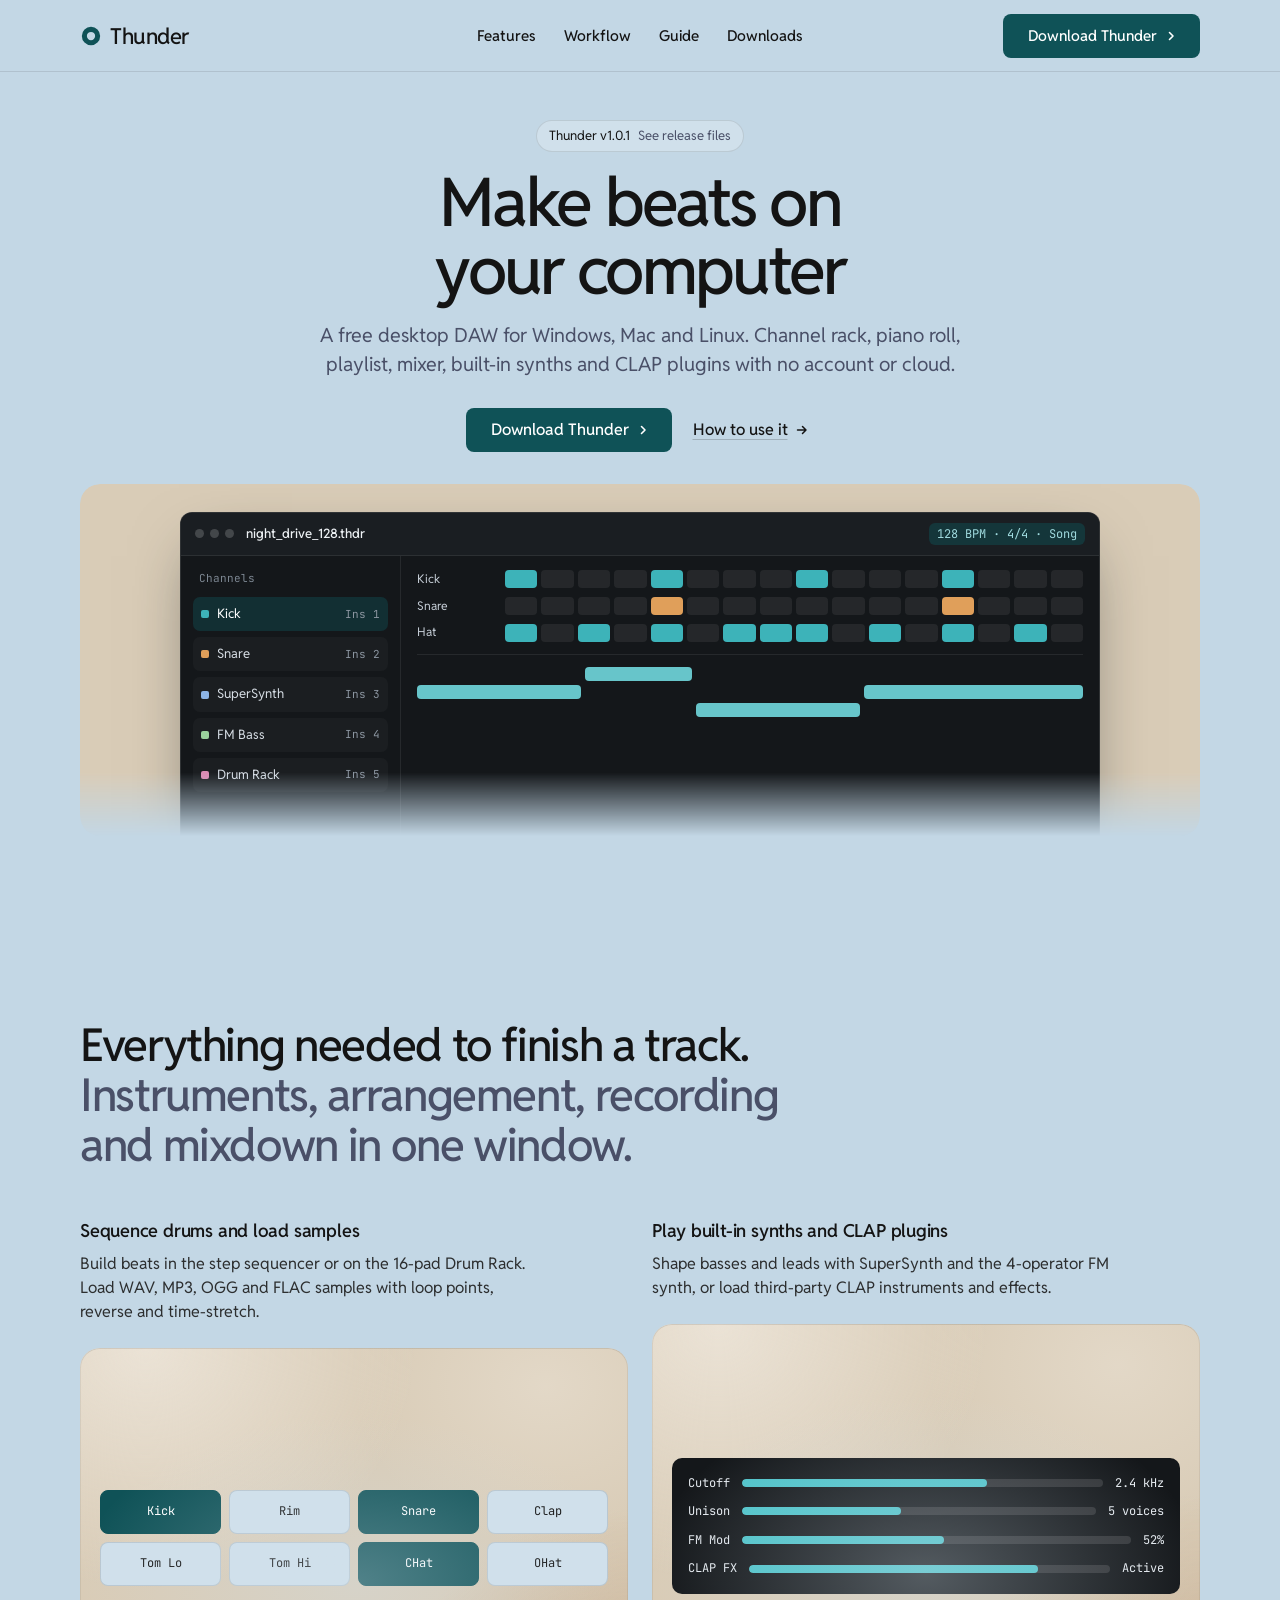
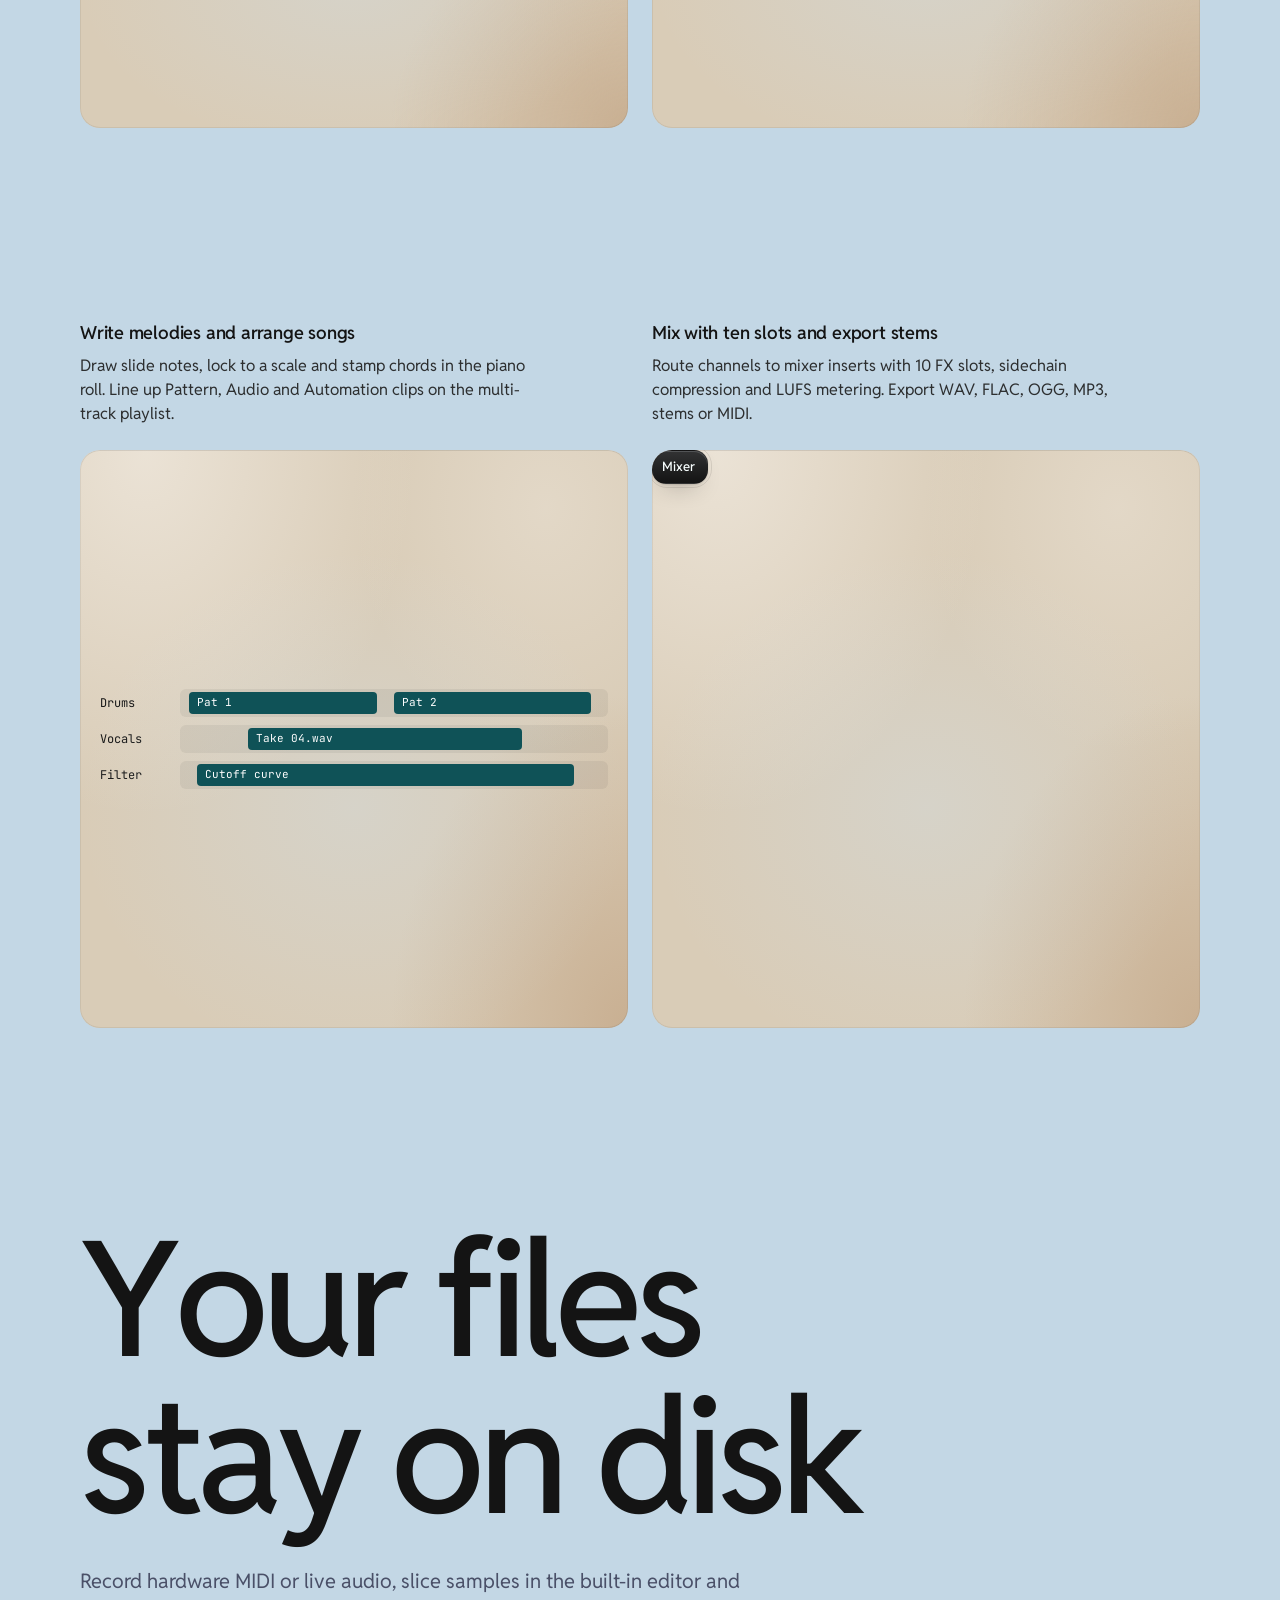
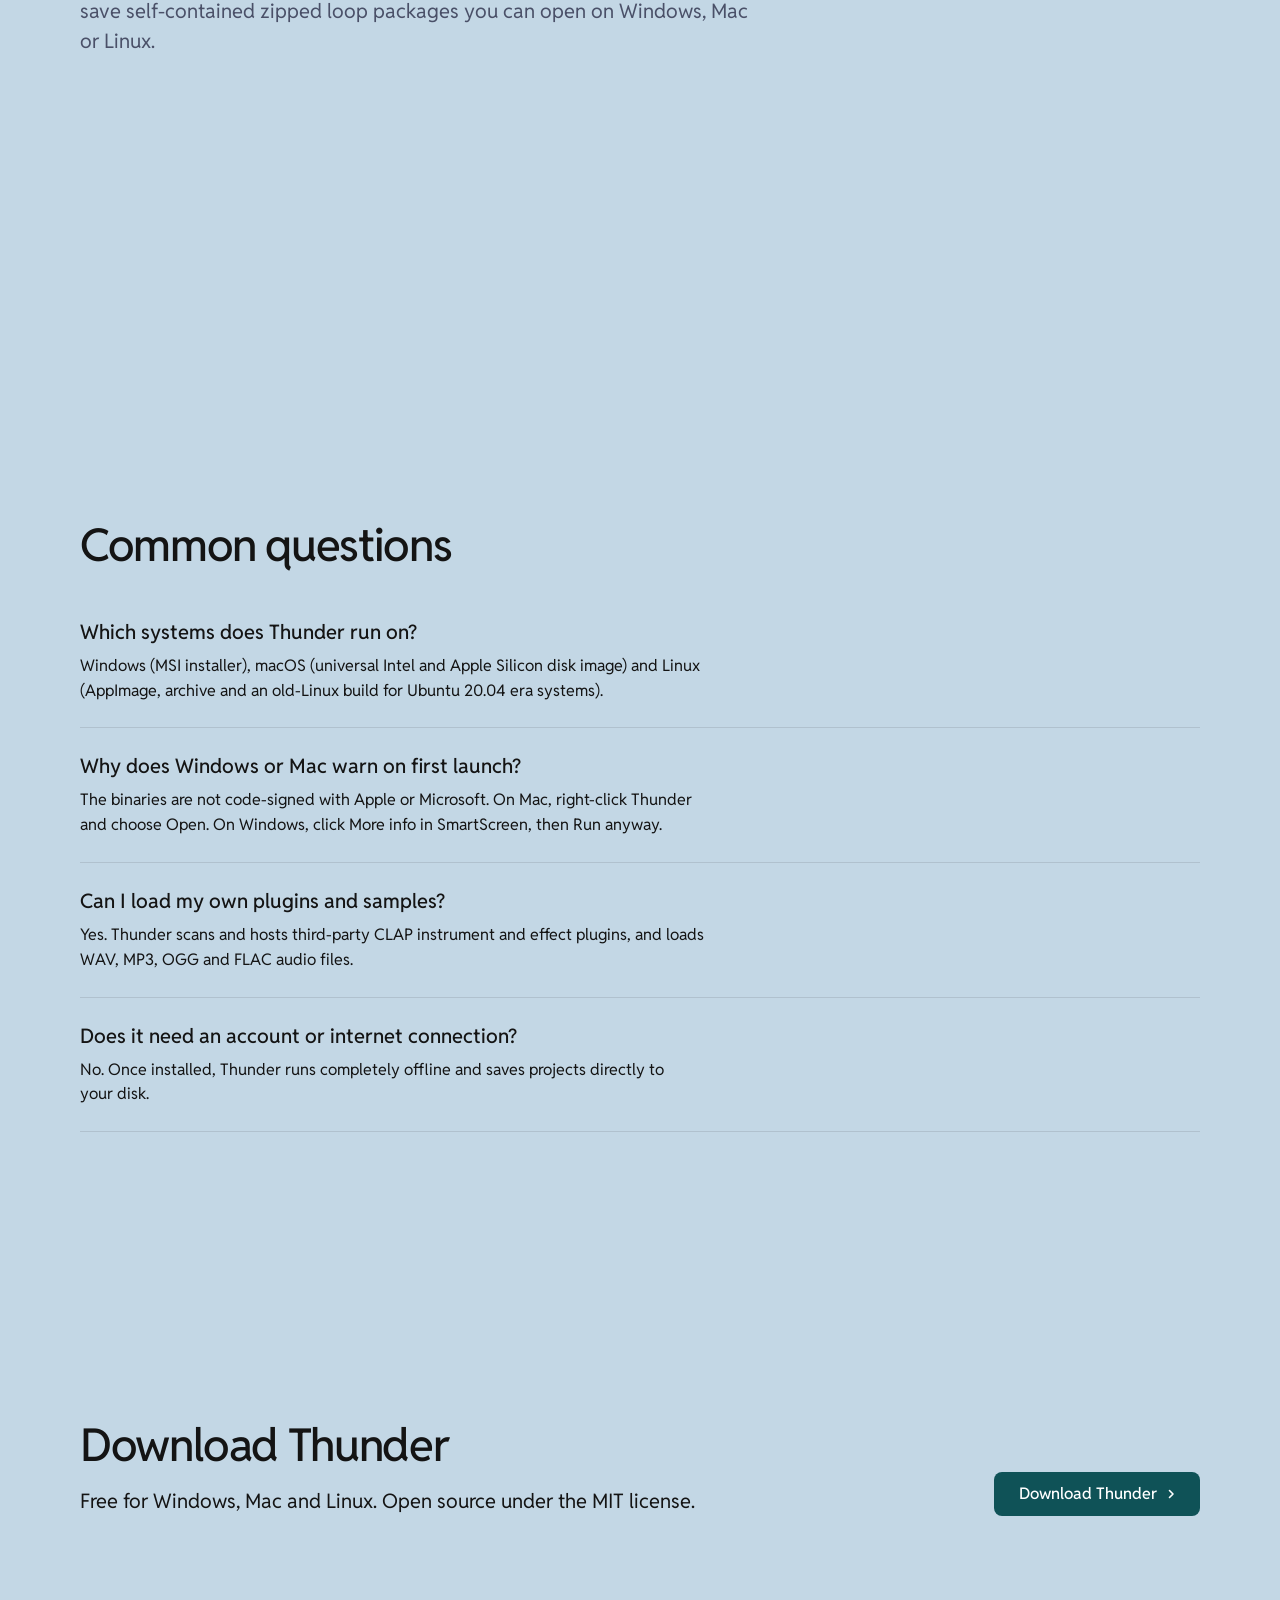
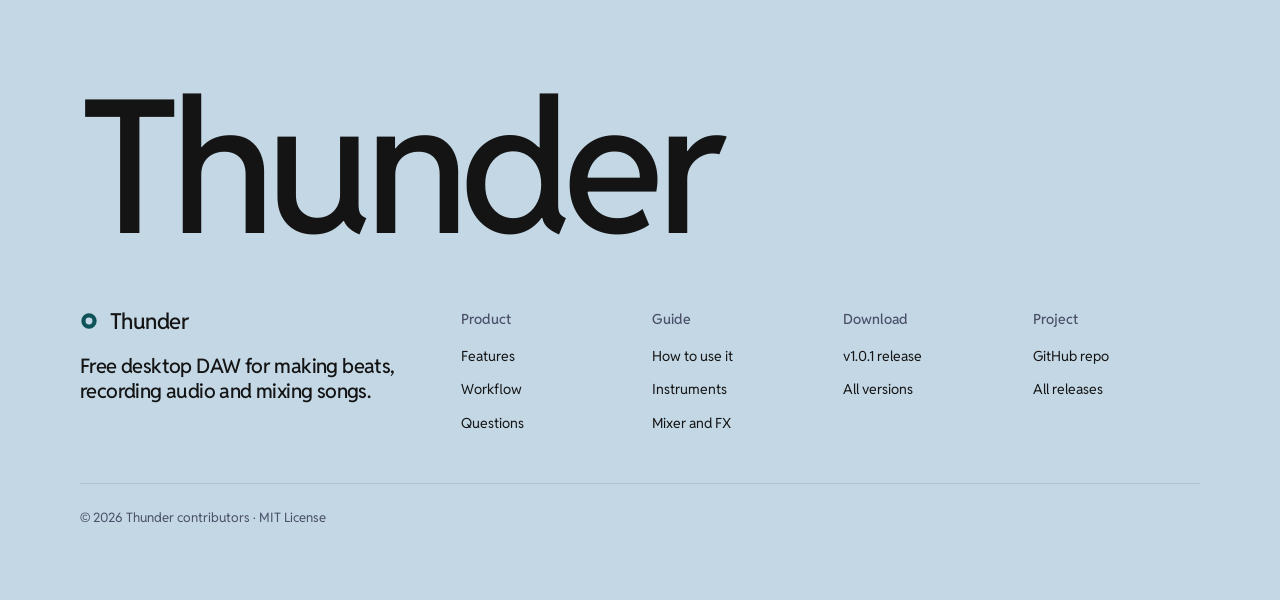
<file: website/index.html>
<!doctype html>
<html lang="en" data-type="software" data-radius="soft" data-ground="sand" data-buttons="arrow" data-motion>
<head>
<meta charset="utf-8">
<meta name="viewport" content="width=device-width, initial-scale=1, viewport-fit=cover">
<title>Thunder: free desktop DAW for Windows, Mac and Linux</title>
<meta name="description" content="Make beats, record audio and mix full songs on your computer. Channel rack, piano roll, playlist, mixer, built-in synths and CLAP plugins with no account or cloud.">
<meta property="og:type" content="website">
<meta property="og:title" content="Thunder: free desktop DAW for Windows, Mac and Linux">
<meta property="og:description" content="Make beats, record audio and mix full songs on your computer with no account or cloud.">
<meta name="twitter:card" content="summary_large_image">
<meta name="theme-color" content="#c3d7e5">
<meta name="site-kind" content="software">
<meta name="page-type" content="software">
<link rel="preconnect" href="https://fonts.googleapis.com">
<link rel="preconnect" href="https://fonts.gstatic.com" crossorigin>
<link href="https://fonts.googleapis.com/css2?family=Reddit+Sans:wght@400..700&family=JetBrains+Mono:wght@400..500&display=swap" rel="stylesheet">
<link rel="stylesheet" href="assets/system.css">
<link rel="stylesheet" href="assets/ui/cards.css">
<link rel="stylesheet" href="assets/motion/motion.css">
<link rel="stylesheet" href="assets/backgrounds/backgrounds.css">
<link rel="stylesheet" href="assets/layout/layout.css">
<link rel="stylesheet" href="assets/icons/icon.css">
<link rel="stylesheet" href="assets/diagrams/diagram.css">
<style>
:root {
  --p-bg: #c3d7e5; --p-surface: #d0e0eb; --p-ink: #141414; --p-muted: #4a5068;
  --p-accent: #0f5257; --p-accent-ink: #ffffff; --p-action: #0f5257; --p-action-ink: #ffffff;
  --p-inv-bg: #141414; --p-inv-surface: #1e1f20; --p-inv-ink: #c3d7e5; --p-inv-muted: #808b94;
  --p-inv-accent: #c3d7e5; --p-inv-accent-ink: #141414; --p-inv-action: #c3d7e5; --p-inv-action-ink: #141414;
  --font-display: "Reddit Sans", system-ui, sans-serif;
  --font-text: "Reddit Sans", system-ui, sans-serif;
  --font-mono: "JetBrains Mono", ui-monospace, "SFMono-Regular", Menlo, Consolas, monospace;
  --display-weight: 500;
  --display-tracking: -0.03em;
  --display-tracking-xl: -0.04em;
}
</style>
<script>document.documentElement.classList.add('m-enter');setTimeout(()=>document.documentElement.classList.add('m-enter-done'),700)</script>
<script src="assets/backgrounds/backgrounds.js"></script>
<script>document.documentElement.classList.add('mo-js');setTimeout(()=>document.documentElement.classList.add('mo-safe'),2500)</script>
<link rel="modulepreload" href="assets/moments/moments.js">
<link rel="modulepreload" href="assets/moments/lib.js">
<link rel="modulepreload" href="assets/moments/letters-assemble/moment.js">
<style>
  /* Hero DAW window inside the centred frame */
  .hero__window {
    background:
      radial-gradient(90% 60% at 80% 10%, rgba(15, 82, 87, 0.22), transparent 60%),
      linear-gradient(180deg, #dce8f0 0%, #c3d7e5 100%);
  }
  .daw-win {
    width: min(920px, calc(100% - 32px));
    margin: 28px auto 0;
    background: #14171a;
    color: #e6ebf0;
    border-radius: 12px 12px 0 0;
    border: 1px solid rgba(255, 255, 255, 0.12);
    border-bottom: 0;
    box-shadow: 0 24px 60px -20px rgba(10, 16, 22, 0.55);
    font-family: var(--font-text);
    text-align: left;
    overflow: hidden;
  }
  .daw-win__bar {
    display: flex;
    align-items: center;
    gap: 12px;
    padding: 10px 14px;
    background: #1a1e22;
    border-bottom: 1px solid rgba(255, 255, 255, 0.08);
    font-size: 13px;
    color: #9ba5b0;
  }
  .daw-win__dots { display: inline-flex; gap: 6px; }
  .daw-win__dots i { width: 9px; height: 9px; border-radius: 50%; background: rgba(255, 255, 255, 0.18); display: block; }
  .daw-win__title { color: #eef2f5; font-weight: 500; }
  .daw-win__sp { flex: 1; }
  .daw-win__badge {
    font-family: var(--font-mono);
    font-size: 12px;
    color: #9ed9dd;
    background: rgba(15, 82, 87, 0.45);
    padding: 2px 8px;
    border-radius: 6px;
  }
  .daw-win__body {
    display: grid;
    grid-template-columns: 220px 1fr;
    min-height: 290px;
  }
  .daw-side {
    border-right: 1px solid rgba(255, 255, 255, 0.08);
    padding: 12px;
    display: grid;
    align-content: start;
    gap: 6px;
    font-size: 13px;
  }
  .daw-side__head {
    font-family: var(--font-mono);
    font-size: 11px;
    color: #7d8792;
    padding: 2px 6px 4px;
  }
  .daw-ch {
    display: flex;
    align-items: center;
    gap: 8px;
    padding: 7px 8px;
    border-radius: 7px;
    background: rgba(255, 255, 255, 0.03);
    color: #d6dde4;
  }
  .daw-ch.is-on { background: rgba(15, 82, 87, 0.42); color: #ffffff; }
  .daw-ch i { width: 8px; height: 8px; border-radius: 2px; flex-shrink: 0; }
  .daw-ch small { margin-left: auto; font-family: var(--font-mono); font-size: 11px; color: #8c96a1; }
  .daw-main {
    padding: 14px 16px;
    display: grid;
    gap: 12px;
    align-content: start;
  }
  .daw-rack { display: grid; gap: 8px; }
  .daw-row {
    display: grid;
    grid-template-columns: 84px repeat(16, 1fr);
    gap: 4px;
    align-items: center;
    font-size: 12px;
    color: #c5cdd6;
  }
  .daw-step {
    height: 18px;
    border-radius: 4px;
    background: rgba(255, 255, 255, 0.07);
  }
  .daw-step.on { background: #3db3b9; }
  .daw-step.alt { background: #e09f5a; }
  .daw-notes {
    border-top: 1px solid rgba(255, 255, 255, 0.08);
    padding-top: 12px;
    display: grid;
    grid-template-columns: repeat(12, 1fr);
    grid-auto-rows: 14px;
    gap: 4px;
  }
  .daw-note {
    background: #67c5ca;
    border-radius: 4px;
  }

  /* Feature panels */
  #features .panel { --p-h: 240px; }
  .mini-daw {
    width: 100%;
    height: 100%;
    padding: 20px;
    display: grid;
    align-content: center;
    gap: 10px;
    font-family: var(--font-mono);
    font-size: 13px;
  }
  .mini-pads {
    display: grid;
    grid-template-columns: repeat(4, 1fr);
    gap: 8px;
  }
  .mini-pad {
    height: 44px;
    border-radius: 8px;
    background: var(--p-surface);
    border: 1px solid rgba(20, 20, 20, 0.12);
    display: grid;
    place-items: center;
    color: var(--p-ink);
    font-size: 12px;
  }
  .mini-pad.is-lit {
    background: var(--p-accent);
    color: var(--p-accent-ink);
    border-color: var(--p-accent);
  }
  .mini-synth {
    display: grid;
    gap: 10px;
    background: #14171a;
    color: #e6ebf0;
    padding: 16px;
    border-radius: 10px;
  }
  .mini-synth__row {
    display: flex;
    align-items: center;
    justify-content: space-between;
    gap: 12px;
    font-size: 12px;
  }
  .mini-bar {
    flex: 1;
    height: 8px;
    background: rgba(255, 255, 255, 0.12);
    border-radius: 99px;
    overflow: hidden;
  }
  .mini-bar i { display: block; height: 100%; background: #4ec3c9; border-radius: 99px; }
  .mini-clips {
    display: grid;
    gap: 8px;
  }
  .mini-track {
    display: grid;
    grid-template-columns: 72px 1fr;
    gap: 8px;
    align-items: center;
    font-size: 12px;
  }
  .mini-track__lane {
    height: 28px;
    background: rgba(20, 20, 20, 0.06);
    border-radius: 6px;
    position: relative;
    overflow: hidden;
  }
  .mini-clip {
    position: absolute;
    top: 3px;
    bottom: 3px;
    border-radius: 4px;
    background: var(--p-accent);
    color: var(--p-accent-ink);
    display: flex;
    align-items: center;
    padding: 0 8px;
    font-size: 11px;
  }

  /* Moment section */
  .mo-la .wrap { display: grid; align-content: center; min-height: calc(100svh - var(--padt) - var(--padb)); }
  .mo-la__type {
    font-family: var(--font-display);
    font-size: clamp(2.5rem, 6vw, 5.2rem);
    font-weight: 500;
    letter-spacing: -0.04em;
    line-height: 1.02;
    max-width: 14ch;
  }
  .mo-la__sub {
    margin-top: var(--s-5);
    max-width: 48ch;
    color: var(--p-muted);
    font-size: var(--t-lead);
  }

  @media (max-width: 639px) {
    .daw-win__body { grid-template-columns: 1fr; }
    .daw-side { display: none; }
    .daw-win__badge { display: none; }
    .daw-row { grid-template-columns: 60px repeat(8, 1fr); }
    .daw-step:nth-child(n+10) { display: none; }
    #features .panel { --p-h: 190px; }
  }
  @media (min-width: 640px) and (max-width: 1023px) {
    #features { --h: 2; }
  }
</style>
</head>
<body>
<!-- type: software
     deal: hero centred, nav nav-centre, close close-word, footer footer-columns, rhythm space, buttons arrow, mark ring, moment letters-assemble -->
<header class="nav nav--centre">
  <div class="wrap nav__bar">
    <a class="skip-link" href="#top">Skip to content</a>
    <a class="nav__logo" href="#top"><span class="mark" data-mark="ring" aria-hidden="true"></span>Thunder</a>
    <nav class="nav__links" aria-label="Main">
      <div class="nav__item"><a class="nav__link" href="#features">Features</a></div>
      <div class="nav__item"><a class="nav__link" href="#workflow">Workflow</a></div>
      <div class="nav__item"><a class="nav__link" href="docs.html">Guide</a></div>
      <div class="nav__item"><a class="nav__link" href="releases.html">Downloads</a></div>
    </nav>
    <div class="nav__actions">
      <a class="btn btn--primary" href="releases.html">Download Thunder<svg class="m-arrow" viewBox="0 0 12 12" aria-hidden="true"><path class="m-arrow__stem" d="M1 6h8"/><path class="m-arrow__head" d="M4.5 2.5 8 6l-3.5 3.5"/></svg></a>
    </div>
    <button class="nav__toggle" type="button" aria-expanded="false" aria-label="Menu">
      <svg width="18" height="18" viewBox="0 0 18 18" aria-hidden="true"><path d="M2 5h14M2 13h14" stroke="currentColor" stroke-width="1.6" stroke-linecap="round"/></svg>
    </button>
  </div>
</header>

<main id="top">
  <section class="hero hero--centred" data-enter aria-labelledby="hero-h">
    <div class="wrap"><div class="hero-text">
      <div class="hero__c">
        <a class="pill" href="releases.html"><span>Thunder v1.0.1</span><span class="muted">See release files</span></a>
        <h1 id="hero-h">Make beats on your computer</h1>
        <p class="hero__lead">A free desktop DAW for Windows, Mac and Linux. Channel rack, piano roll, playlist, mixer, built-in synths and CLAP plugins with no account or cloud.</p>
        <div class="btn-row">
          <a class="btn btn--primary" href="releases.html">Download Thunder<svg class="m-arrow" viewBox="0 0 12 12" aria-hidden="true"><path class="m-arrow__stem" d="M1 6h8"/><path class="m-arrow__head" d="M4.5 2.5 8 6l-3.5 3.5"/></svg></a>
          <a class="btn btn--secondary" href="docs.html">How to use it</a>
        </div>
      </div>
      <div class="hero__window" role="img" aria-label="Thunder workspace showing channels, step sequencer and piano roll">
        <div class="daw-win" aria-hidden="true">
          <div class="daw-win__bar">
            <span class="daw-win__dots"><i></i><i></i><i></i></span>
            <span class="daw-win__title">night_drive_128.thdr</span>
            <span class="daw-win__sp"></span>
            <span class="daw-win__badge">128 BPM · 4/4 · Song</span>
          </div>
          <div class="daw-win__body">
            <div class="daw-side">
              <div class="daw-side__head">Channels</div>
              <div class="daw-ch is-on"><i style="background:#3db3b9"></i>Kick<small>Ins 1</small></div>
              <div class="daw-ch"><i style="background:#e09f5a"></i>Snare<small>Ins 2</small></div>
              <div class="daw-ch"><i style="background:#8cb4e6"></i>SuperSynth<small>Ins 3</small></div>
              <div class="daw-ch"><i style="background:#9ad19c"></i>FM Bass<small>Ins 4</small></div>
              <div class="daw-ch"><i style="background:#d98cb3"></i>Drum Rack<small>Ins 5</small></div>
            </div>
            <div class="daw-main">
              <div class="daw-rack">
                <div class="daw-row"><span>Kick</span><i class="daw-step on"></i><i class="daw-step"></i><i class="daw-step"></i><i class="daw-step"></i><i class="daw-step on"></i><i class="daw-step"></i><i class="daw-step"></i><i class="daw-step"></i><i class="daw-step on"></i><i class="daw-step"></i><i class="daw-step"></i><i class="daw-step"></i><i class="daw-step on"></i><i class="daw-step"></i><i class="daw-step"></i><i class="daw-step"></i></div>
                <div class="daw-row"><span>Snare</span><i class="daw-step"></i><i class="daw-step"></i><i class="daw-step"></i><i class="daw-step"></i><i class="daw-step alt"></i><i class="daw-step"></i><i class="daw-step"></i><i class="daw-step"></i><i class="daw-step"></i><i class="daw-step"></i><i class="daw-step"></i><i class="daw-step"></i><i class="daw-step alt"></i><i class="daw-step"></i><i class="daw-step"></i><i class="daw-step"></i></div>
                <div class="daw-row"><span>Hat</span><i class="daw-step on"></i><i class="daw-step"></i><i class="daw-step on"></i><i class="daw-step"></i><i class="daw-step on"></i><i class="daw-step"></i><i class="daw-step on"></i><i class="daw-step on"></i><i class="daw-step on"></i><i class="daw-step"></i><i class="daw-step on"></i><i class="daw-step"></i><i class="daw-step on"></i><i class="daw-step"></i><i class="daw-step on"></i><i class="daw-step"></i></div>
              </div>
              <div class="daw-notes">
                <span class="daw-note" style="grid-column: 1 / span 3; grid-row: 2;"></span>
                <span class="daw-note" style="grid-column: 4 / span 2; grid-row: 1;"></span>
                <span class="daw-note" style="grid-column: 6 / span 3; grid-row: 3;"></span>
                <span class="daw-note" style="grid-column: 9 / span 4; grid-row: 2;"></span>
              </div>
            </div>
          </div>
        </div>
      </div>
    </div></div>
  </section>

  <section class="section g2" id="features" aria-labelledby="features-h">
    <div class="wrap">
      <div class="group">
        <div class="section-head">
          <h2 id="features-h">Everything needed to finish a track. <span class="muted">Instruments, arrangement, recording and mixdown in one window.</span></h2>
        </div>
        <div class="grid">
          <article class="card card--row card--open span-6">
            <h3>Sequence drums and load samples</h3>
            <p>Build beats in the step sequencer or on the 16-pad Drum Rack. Load WAV, MP3, OGG and FLAC samples with loop points, reverse and time-stretch.</p>
            <div class="panel">
              <div class="mini-daw" aria-hidden="true">
                <div class="mini-pads">
                  <div class="mini-pad is-lit">Kick</div>
                  <div class="mini-pad">Rim</div>
                  <div class="mini-pad is-lit">Snare</div>
                  <div class="mini-pad">Clap</div>
                  <div class="mini-pad">Tom Lo</div>
                  <div class="mini-pad">Tom Hi</div>
                  <div class="mini-pad is-lit">CHat</div>
                  <div class="mini-pad">OHat</div>
                </div>
              </div>
            </div>
          </article>
          <article class="card card--row card--open span-6">
            <h3>Play built-in synths and CLAP plugins</h3>
            <p>Shape basses and leads with SuperSynth and the 4-operator FM synth, or load third-party CLAP instruments and effects.</p>
            <div class="panel">
              <div class="mini-daw" aria-hidden="true">
                <div class="mini-synth">
                  <div class="mini-synth__row"><span>Cutoff</span><span class="mini-bar"><i style="width:68%"></i></span><span>2.4 kHz</span></div>
                  <div class="mini-synth__row"><span>Unison</span><span class="mini-bar"><i style="width:45%"></i></span><span>5 voices</span></div>
                  <div class="mini-synth__row"><span>FM Mod</span><span class="mini-bar"><i style="width:52%"></i></span><span>52%</span></div>
                  <div class="mini-synth__row"><span>CLAP FX</span><span class="mini-bar"><i style="width:80%"></i></span><span>Active</span></div>
                </div>
              </div>
            </div>
          </article>
        </div>
      </div>
      <div class="grid">
        <article class="card card--row card--open span-6">
          <h3>Write melodies and arrange songs</h3>
          <p>Draw slide notes, lock to a scale and stamp chords in the piano roll. Line up Pattern, Audio and Automation clips on the multi-track playlist.</p>
          <div class="panel">
            <div class="mini-daw" aria-hidden="true">
              <div class="mini-clips">
                <div class="mini-track"><span>Drums</span><div class="mini-track__lane"><span class="mini-clip" style="left:2%;width:44%">Pat 1</span><span class="mini-clip" style="left:50%;width:46%">Pat 2</span></div></div>
                <div class="mini-track"><span>Vocals</span><div class="mini-track__lane"><span class="mini-clip" style="left:16%;width:64%">Take 04.wav</span></div></div>
                <div class="mini-track"><span>Filter</span><div class="mini-track__lane"><span class="mini-clip" style="left:4%;width:88%">Cutoff curve</span></div></div>
              </div>
            </div>
          </div>
        </article>
        <article class="card card--row card--open span-6">
          <h3>Mix with ten slots and export stems</h3>
          <p>Route channels to mixer inserts with 10 FX slots, sidechain compression and LUFS metering. Export WAV, FLAC, OGG, MP3, stems or MIDI.</p>
          <div class="panel">
            <div class="dg" data-diagram='{
              "layout": "lanes",
              "ground": "none",
              "motion": {"cycle": 3.2},
              "alt": "Audio routing from instruments through mixer inserts and FX slots to master and stems",
              "in": {"label": "Channels", "meta": "MIDI & audio"},
              "core": {"label": "Mixer", "meta": "10 FX slots"},
              "out": [
                {"label": "Master", "meta": "WAV / FLAC"},
                {"label": "Stems", "meta": "Per insert"},
                {"label": "MIDI", "meta": "Type 1"}
              ]
            }'></div>
          </div>
        </article>
      </div>
    </div>
  </section>

  <section class="section" id="workflow" data-moment="letters-assemble" data-moment-opts='{"spread": 1}' aria-labelledby="workflow-h">
    <div class="wrap">
      <h2 class="mo-la__type" id="workflow-h">Your files stay on disk</h2>
      <p class="mo-la__sub">Record hardware MIDI or live audio, slice samples in the built-in editor and save self-contained zipped loop packages you can open on Windows, Mac or Linux.</p>
    </div>
  </section>

  <section class="section" id="faq" aria-labelledby="faq-h">
    <div class="wrap">
      <div class="section-head">
        <h2 id="faq-h">Common questions</h2>
      </div>
      <div class="faq">
        <div class="faq__item">
          <h3>Which systems does Thunder run on?</h3>
          <p>Windows (MSI installer), macOS (universal Intel and Apple Silicon disk image) and Linux (AppImage, archive and an old-Linux build for Ubuntu 20.04 era systems).</p>
        </div>
        <div class="faq__item">
          <h3>Why does Windows or Mac warn on first launch?</h3>
          <p>The binaries are not code-signed with Apple or Microsoft. On Mac, right-click Thunder and choose Open. On Windows, click More info in SmartScreen, then Run anyway.</p>
        </div>
        <div class="faq__item">
          <h3>Can I load my own plugins and samples?</h3>
          <p>Yes. Thunder scans and hosts third-party CLAP instrument and effect plugins, and loads WAV, MP3, OGG and FLAC audio files.</p>
        </div>
        <div class="faq__item">
          <h3>Does it need an account or internet connection?</h3>
          <p>No. Once installed, Thunder runs completely offline and saves projects directly to your disk.</p>
        </div>
      </div>
    </div>
  </section>
</main>

<footer class="footer closing" id="contact" aria-labelledby="close-h">
  <div class="wrap">
    <div class="closing__cta close--word">
      <div class="section-head--split">
        <div>
          <h2 id="close-h">Download Thunder</h2>
          <p class="t-lead">Free for Windows, Mac and Linux. Open source under the MIT license.</p>
        </div>
        <a class="btn btn--primary" href="releases.html">Download Thunder<svg class="m-arrow" viewBox="0 0 12 12" aria-hidden="true"><path class="m-arrow__stem" d="M1 6h8"/><path class="m-arrow__head" d="M4.5 2.5 8 6l-3.5 3.5"/></svg></a>
      </div>
      <p class="close__word" aria-hidden="true">Thunder</p>
    </div>
    <div class="closing__links">
      <div class="grid">
        <div class="span-4 stack-4">
          <a class="nav__logo" href="#top"><span class="mark" data-mark="ring" aria-hidden="true"></span>Thunder</a>
          <p class="footer__lede">Free desktop DAW for making beats, recording audio and mixing songs.</p>
        </div>
        <div class="span-2 footer__col">
          <h3>Product</h3>
          <ul>
            <li><a href="#features">Features</a></li>
            <li><a href="#workflow">Workflow</a></li>
            <li><a href="#faq">Questions</a></li>
          </ul>
        </div>
        <div class="span-2 footer__col">
          <h3>Guide</h3>
          <ul>
            <li><a href="docs.html">How to use it</a></li>
            <li><a href="docs.html#instruments">Instruments</a></li>
            <li><a href="docs.html#mixer">Mixer and FX</a></li>
          </ul>
        </div>
        <div class="span-2 footer__col">
          <h3>Download</h3>
          <ul>
            <li><a href="releases.html">v1.0.1 release</a></li>
            <li><a href="releases.html">All versions</a></li>
          </ul>
        </div>
        <div class="span-2 footer__col">
          <h3>Project</h3>
          <ul>
            <li><a href="https://github.com/cotanjant/thunder">GitHub repo</a></li>
            <li><a href="https://github.com/cotanjant/thunder/releases">All releases</a></li>
          </ul>
        </div>
      </div>
      <div class="footer__legal">
        <span>&copy; 2026 Thunder contributors · MIT License</span>
        <div class="socials"></div>
      </div>
    </div>
  </div>
</footer>

<script type="module" src="assets/system.js"></script>
<script type="module" src="assets/motion/motion.js"></script>
<script type="module" src="assets/layout/layout.js"></script>
<script type="module" src="assets/diagrams/mount.js"></script>
</body>
</html>
</file>
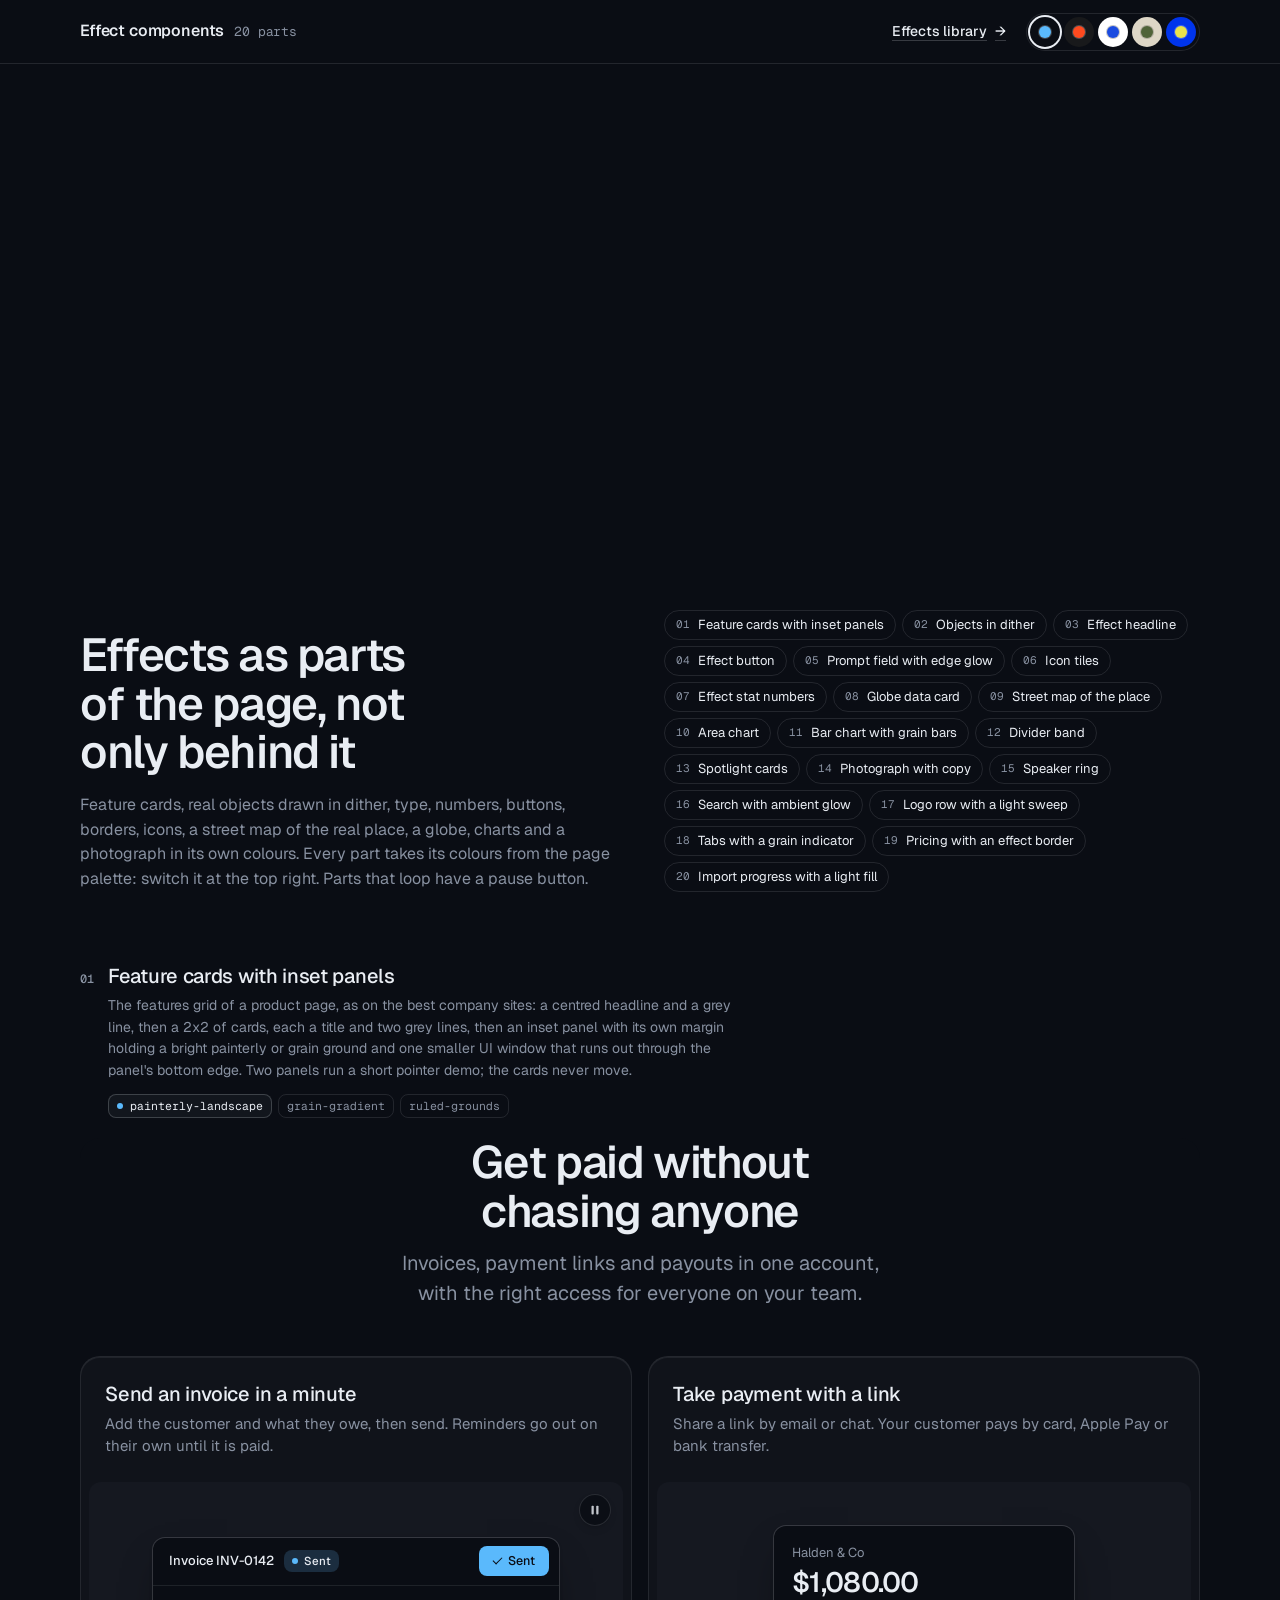
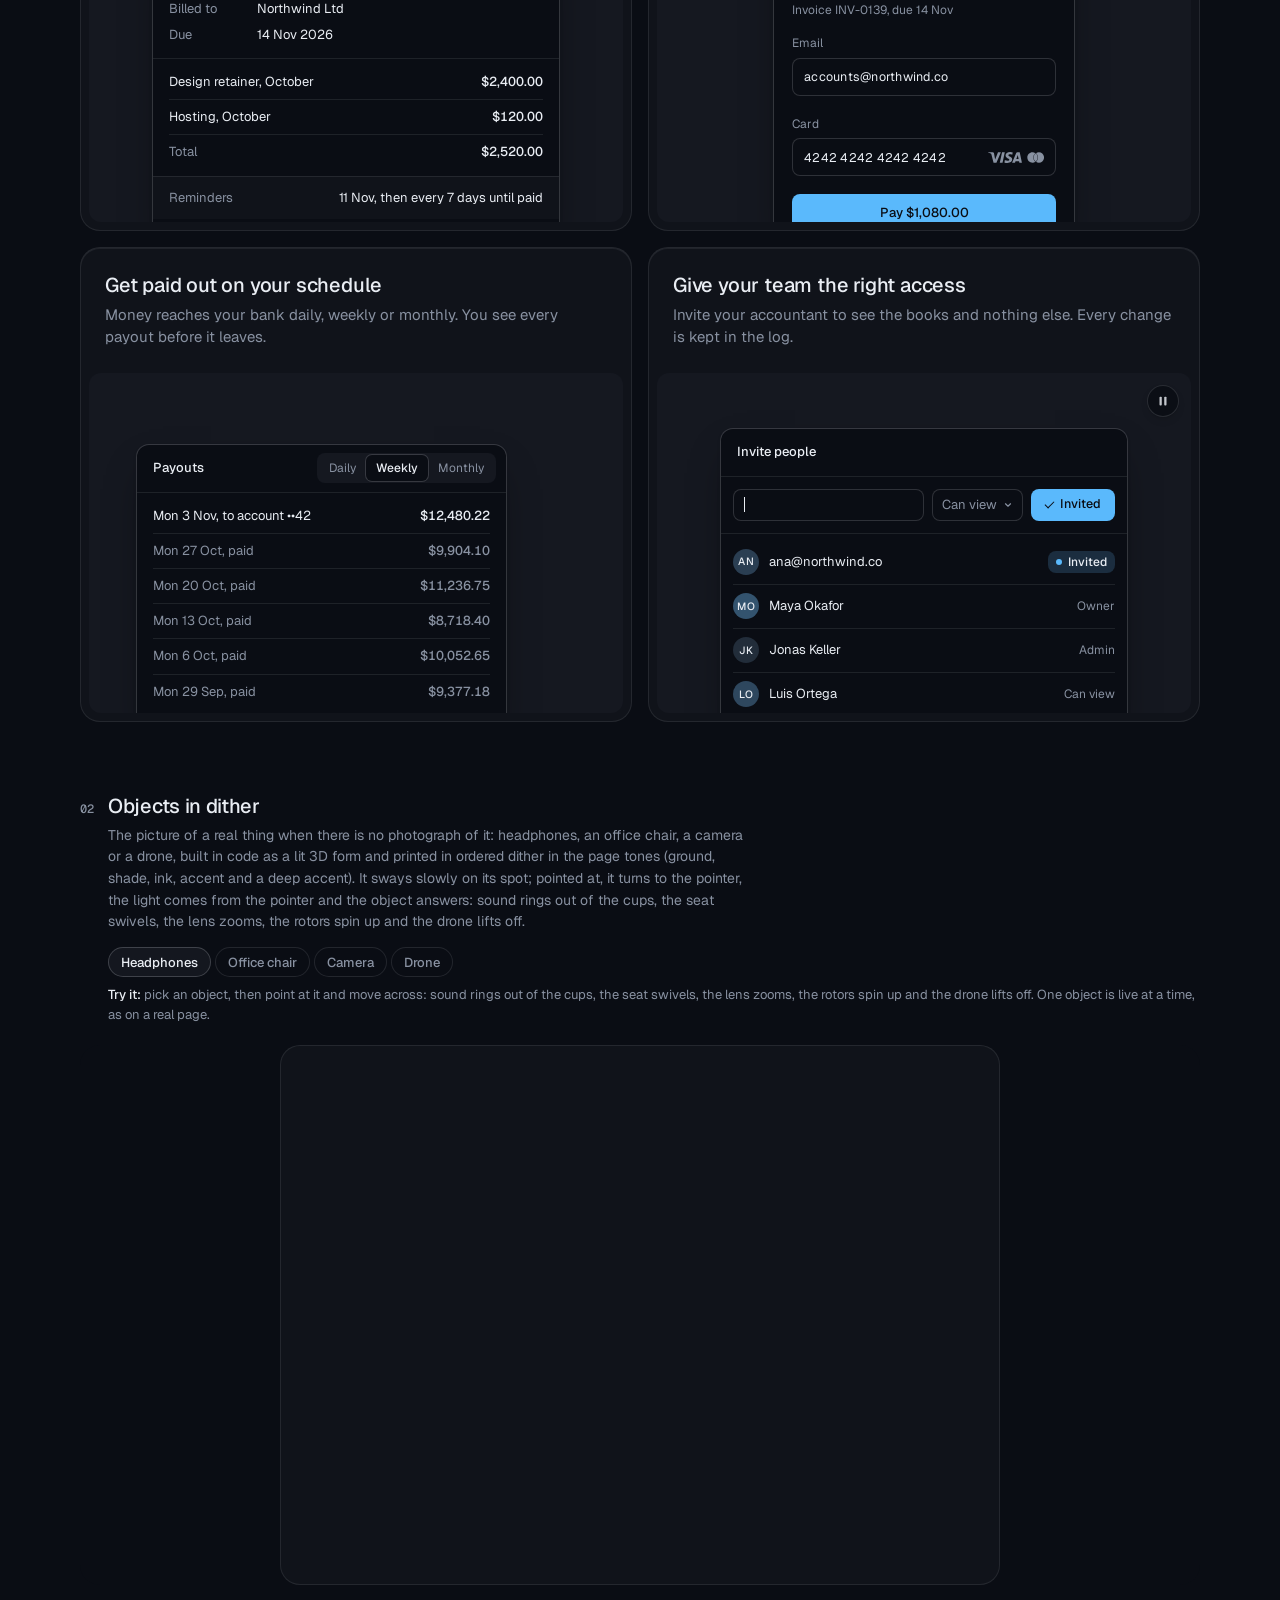
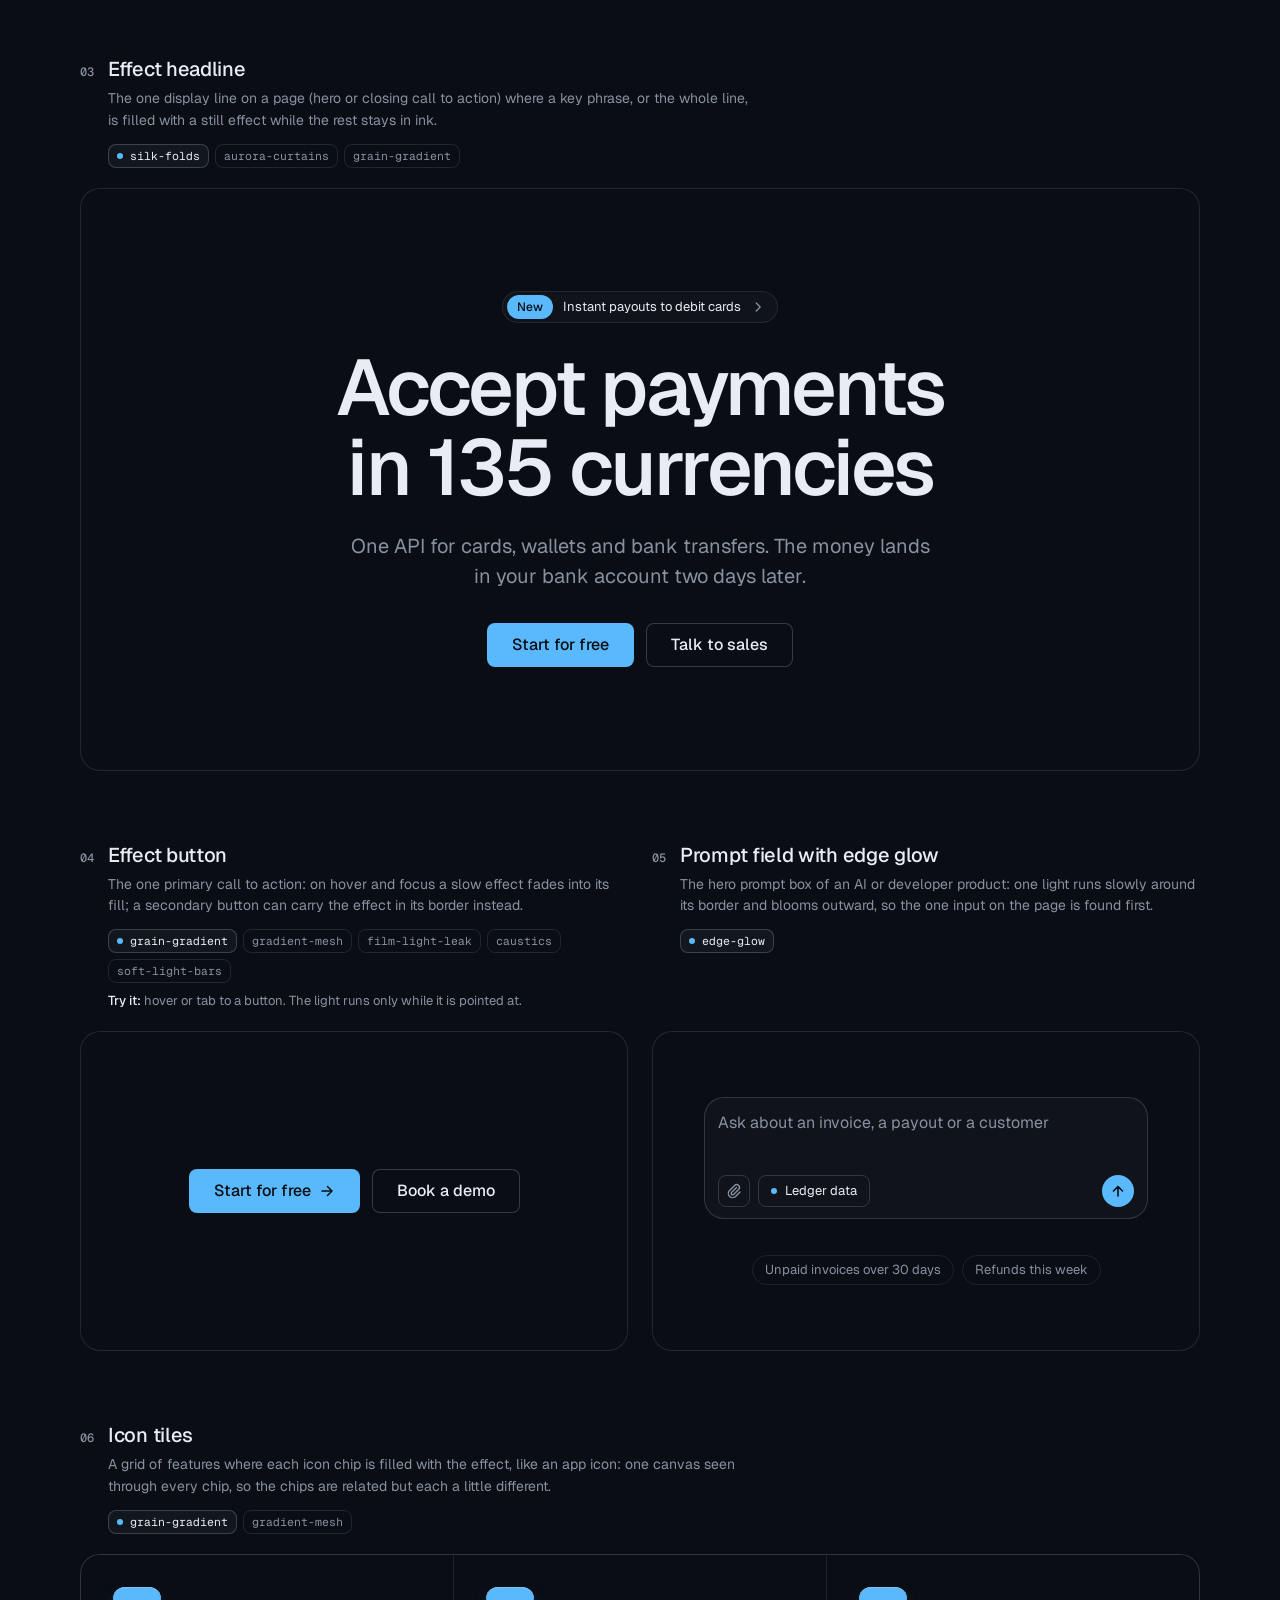
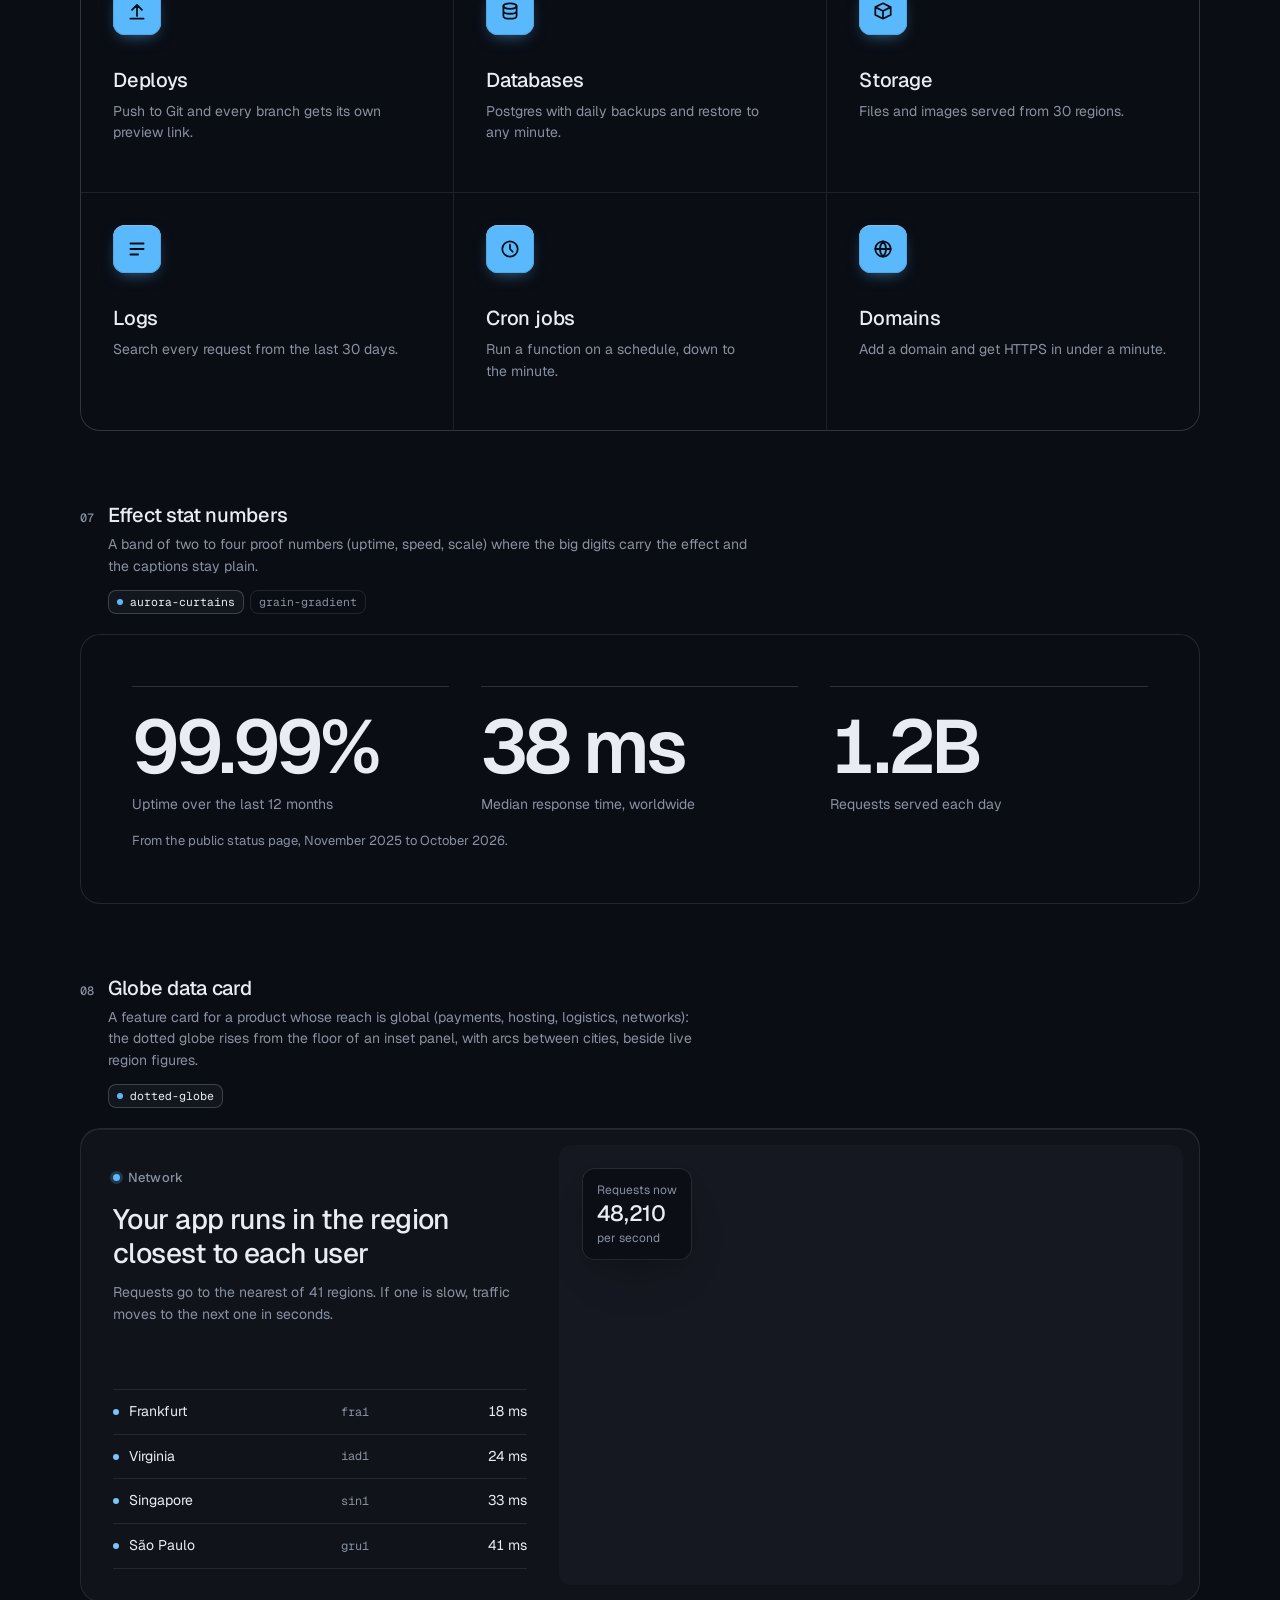
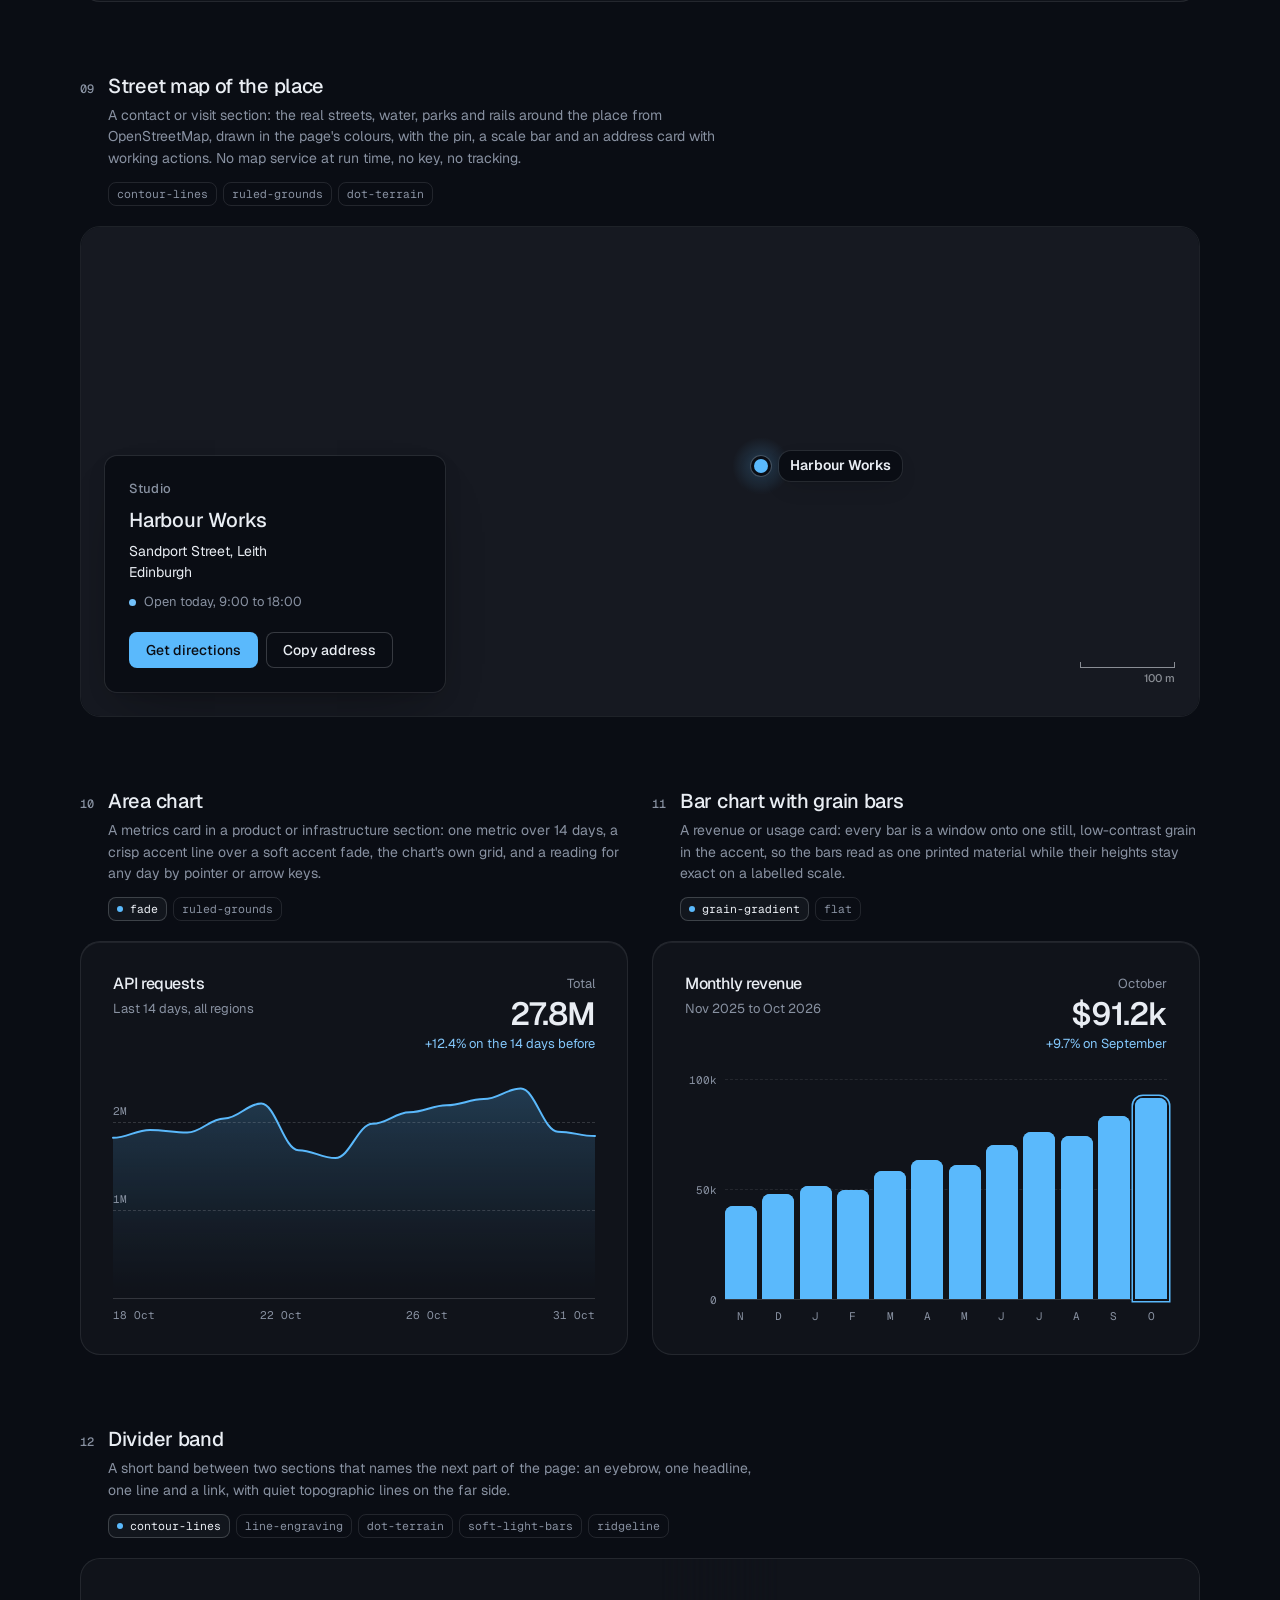
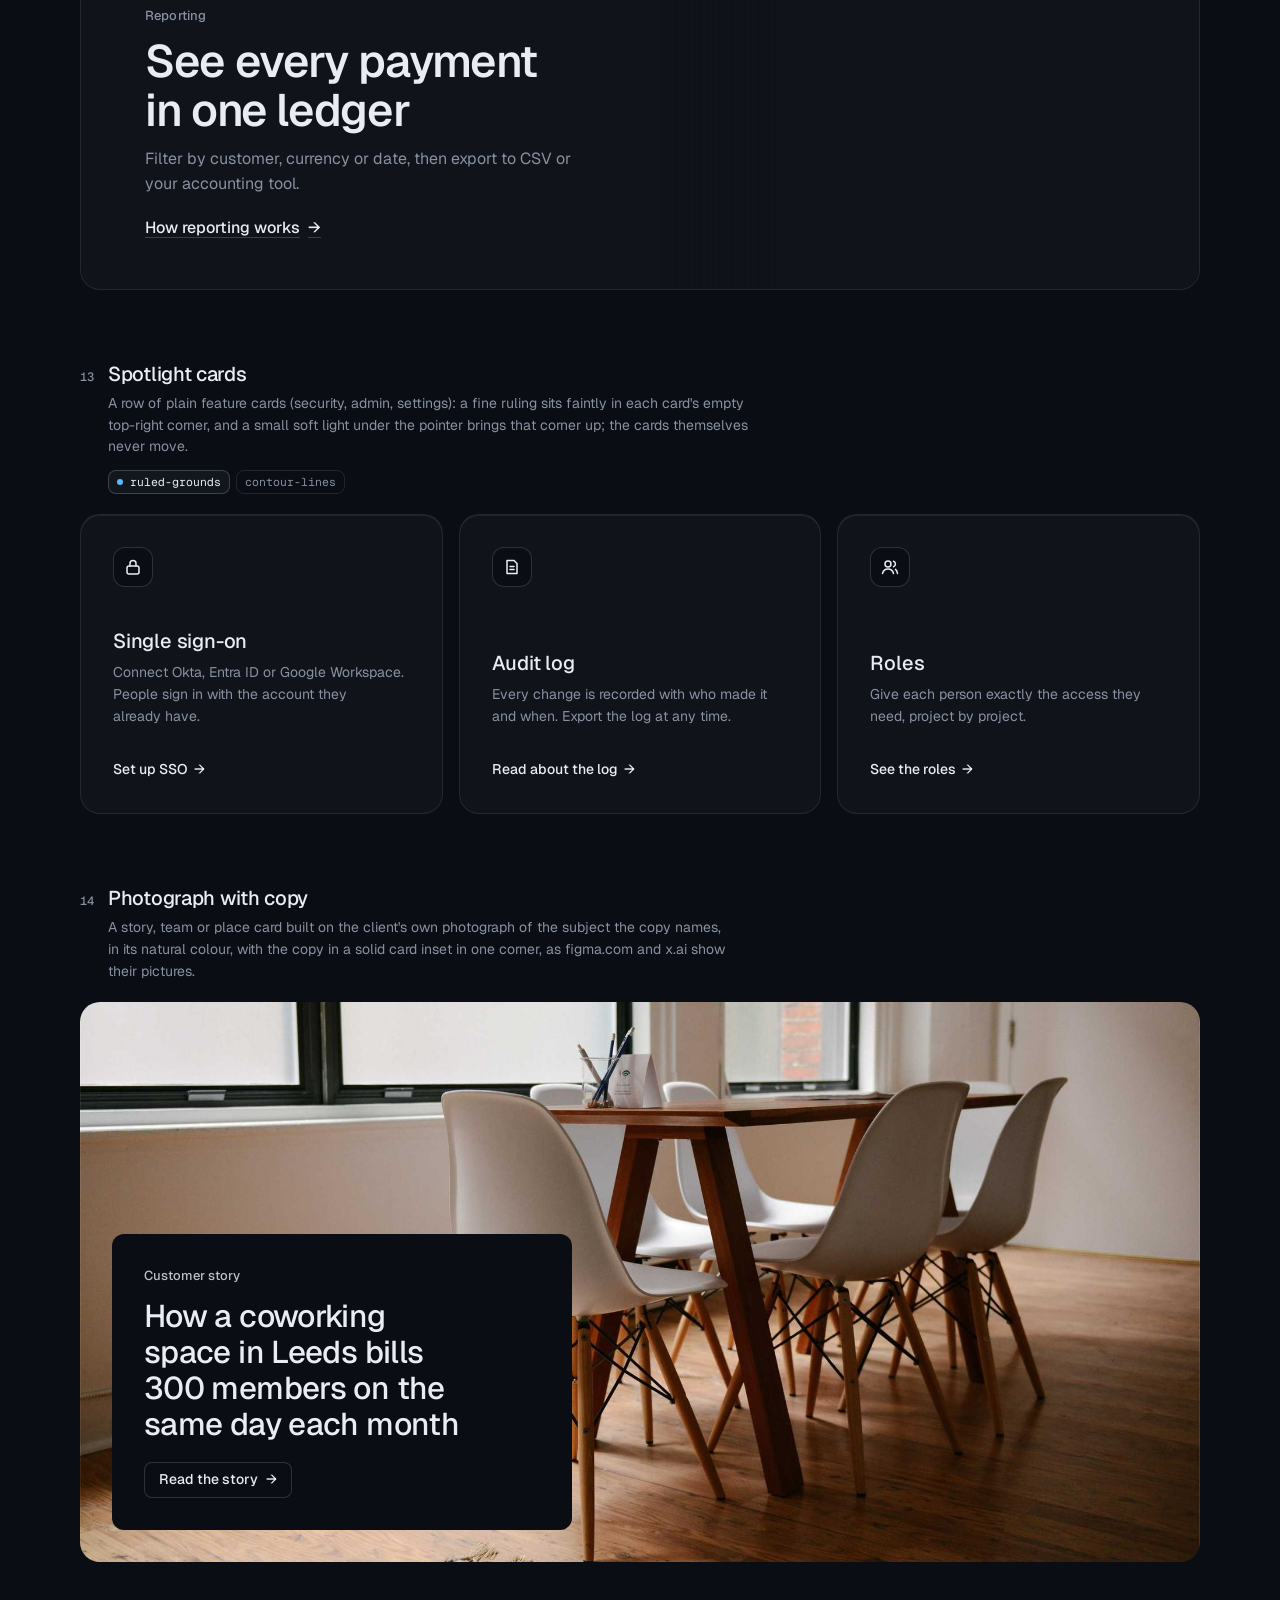
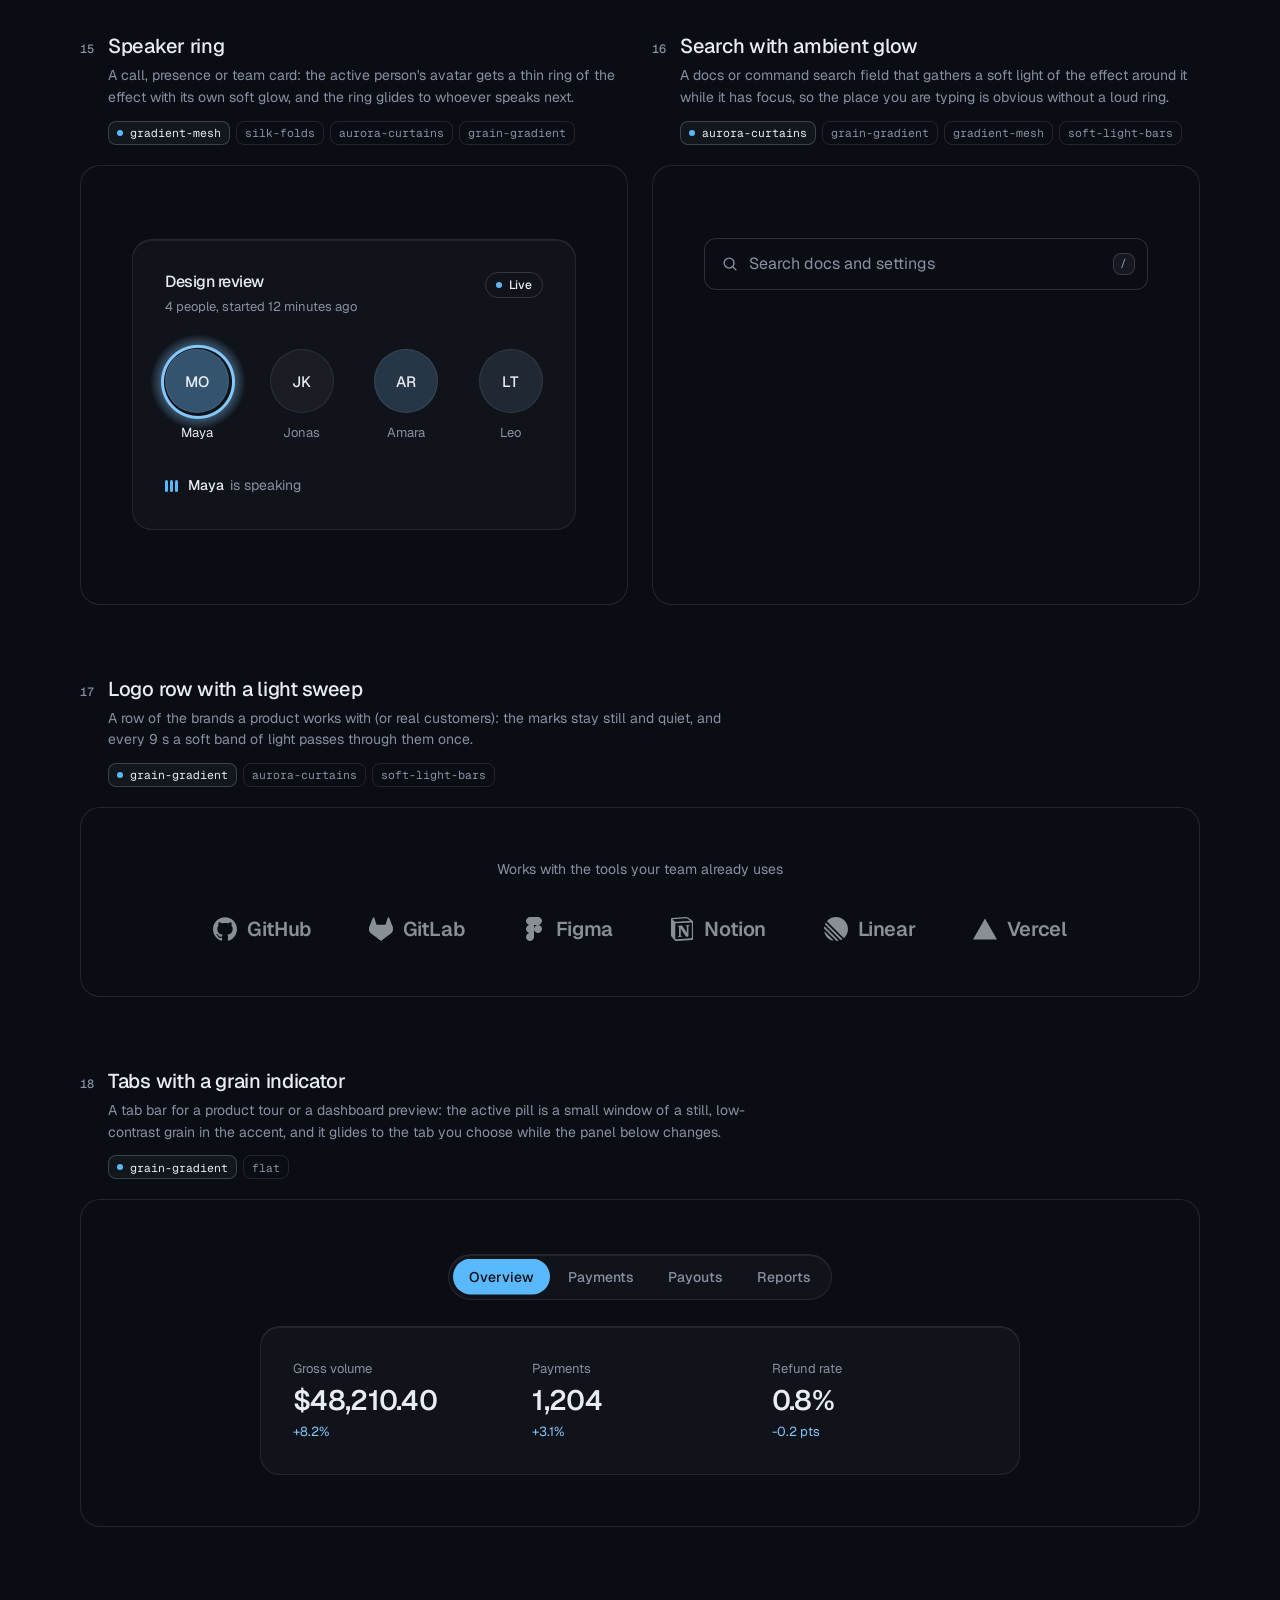
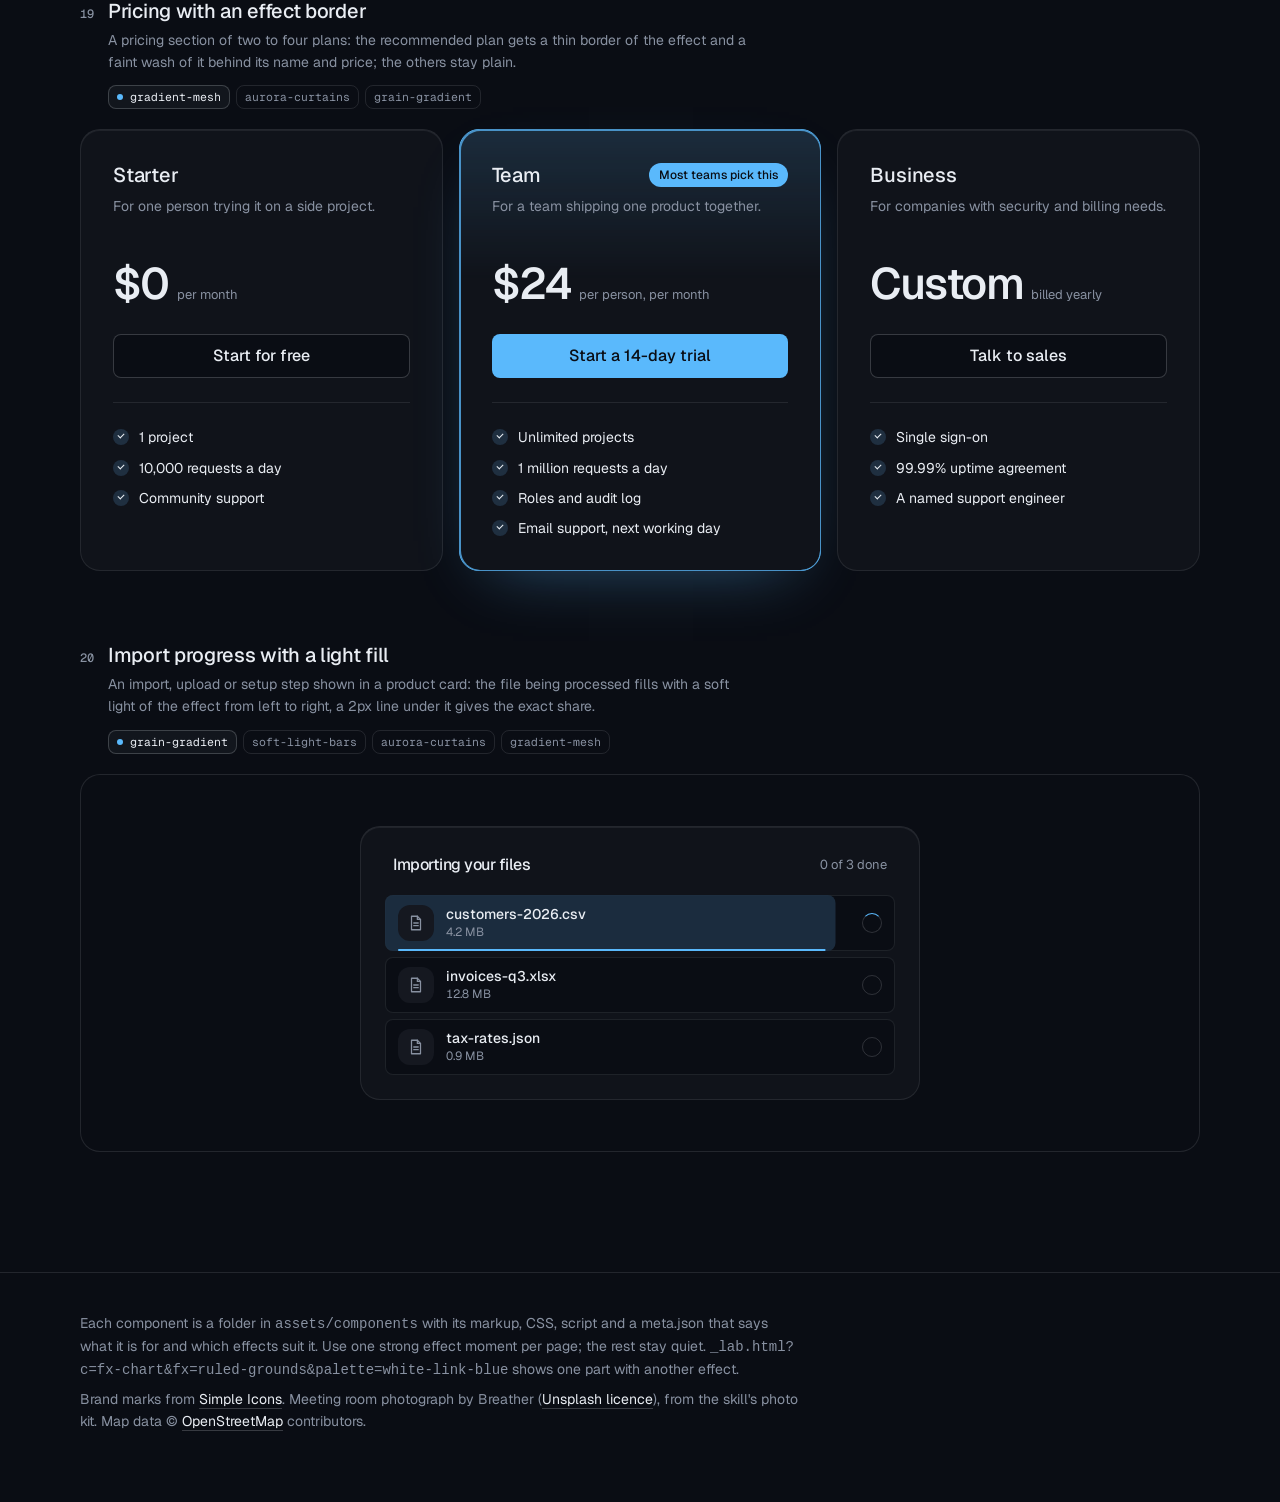
<file: website/assets/components/index.html>
<!doctype html>
<html lang="en" data-radius="soft">
<head>
<script>window.__tpGlMax = 16;   /* a gallery shows many live effects at once; a page of a site keeps the default 4 (fx.js) */</script>
<meta charset="utf-8">
<meta name="viewport" content="width=device-width, initial-scale=1">
<title>Effect components</title>
<link rel="preconnect" href="https://fonts.googleapis.com">
<link rel="preconnect" href="https://fonts.gstatic.com" crossorigin>
<link href="https://fonts.googleapis.com/css2?family=Geist:wght@100..900&family=Geist+Mono:wght@400..600&display=swap" rel="stylesheet">
<link rel="stylesheet" href="../system.css">
<link rel="stylesheet" href="./base.css">
<style>
  :root {
    --font-display: "Geist", system-ui, sans-serif;
    --font-text: "Geist", system-ui, sans-serif;
    --font-mono: "Geist Mono", ui-monospace, monospace;
    --display-weight: 560;
    --display-tracking: -0.03em;
    --container: 1200px;
  }
  body { min-height: 100vh; }
  .top {
    position: sticky; top: 0; z-index: 50; height: 64px; background: var(--bg);
    border-bottom: 1px solid var(--line);
  }
  .top .container { height: 100%; display: flex; align-items: center; justify-content: space-between; gap: 16px; }
  .brand { display: flex; align-items: center; gap: 10px; font-weight: 560; letter-spacing: -0.01em; }
  .brand small { font: 400 13px/1 var(--font-mono); color: var(--muted); }
  .top nav { display: flex; align-items: center; gap: 20px; }
  .top nav a.link { font-size: 14px; }
  .swatches { display: flex; gap: 4px; padding: 3px; border: 1px solid var(--line); border-radius: 999px; background: var(--bg); }
  .swatches button {
    width: 30px; height: 30px; border-radius: 999px; border: 0; padding: 0; cursor: pointer; position: relative;
    background: var(--sw-bg);
  }
  .swatches button::after {
    content: ""; position: absolute; inset: 9px; border-radius: 999px; background: var(--sw-accent);
    box-shadow: 0 0 0 1px color-mix(in oklab, var(--sw-ink) 25%, transparent);
  }
  .swatches button[aria-pressed="true"] { box-shadow: 0 0 0 2px var(--ink); }
  .swatches button:focus-visible { outline-offset: 3px; }

  .intro { padding-block: 64px 40px; display: grid; grid-template-columns: minmax(0, 6fr) minmax(0, 6fr); gap: 48px; align-items: end; }
  .intro h1 { font-size: clamp(34px, 2.2vw + 18px, 52px); line-height: 1.05; max-width: 15ch; }
  .intro p { margin-top: 16px; color: var(--muted); font-size: var(--t-body); line-height: 1.55; max-width: 52ch; }
  .index { display: flex; flex-wrap: wrap; gap: 6px; justify-content: flex-start; }
  @media (max-width: 1023px) { .intro { grid-template-columns: minmax(0, 1fr); gap: 28px; } }
  .index a {
    display: inline-flex; align-items: center; gap: 8px; height: 30px; padding: 0 11px; border-radius: 999px;
    border: 1px solid var(--line); font-size: 13px; color: var(--ink);
    transition: border-color var(--dur) var(--ease), background-color var(--dur) var(--ease);
  }
  .index a span { font-family: var(--font-mono); font-size: 11px; color: var(--muted); }
  .index a:hover { border-color: var(--line-strong); background: color-mix(in oklab, var(--ink) 4%, var(--bg)); }

  /* every part spans two rows of the list (its notes, its stage) as a subgrid, so the two parts of a
     half-width pair share one notes height and one stage height: their stages start and end level */
  .list { display: grid; grid-template-columns: repeat(2, minmax(0, 1fr)); column-gap: 24px; row-gap: 0; padding-bottom: 120px; }
  .sc { grid-column: 1 / -1; grid-row: span 2; display: grid; grid-template-rows: subgrid; row-gap: 20px; min-width: 0; scroll-margin-top: 88px; padding-top: 72px; }
  .sc:first-child { padding-top: 0; }
  .sc.is-half { grid-column: auto; }
  .sc.is-half .sc__stage:not(.is-center) { display: grid; }
  .sc__meta { display: grid; grid-template-columns: auto 1fr; column-gap: 14px; row-gap: 6px; align-items: baseline; align-content: start; }
  .sc__note { grid-column: 2; margin: 2px 0 0; font-size: 13px; color: var(--muted); }
  .sc__note::before { content: "Try it: "; color: var(--ink); font-weight: 500; }
  .sc__no { font: 500 12px/1 var(--font-mono); color: var(--muted); padding-top: 2px; }
  .sc__name { font: 500 20px/1.25 var(--font-text); letter-spacing: -0.015em; margin: 0; }
  .sc__for { grid-column: 2; color: var(--muted); font-size: 14px; line-height: 1.55; max-width: 72ch; margin: 0; }
  .sc__fx { grid-column: 2; display: flex; flex-wrap: wrap; gap: 6px; margin-top: 6px; }
  .sc__fx li {
    font: 400 11.5px/1 var(--font-mono); color: var(--muted); height: 24px; display: inline-flex; align-items: center;
    padding: 0 8px; border-radius: var(--r-sm); border: 1px solid var(--line);
  }
  .sc__fx li.is-on { color: var(--ink); border-color: var(--line-strong); background: color-mix(in oklab, var(--ink) 5%, var(--bg)); }
  .sc__fx li.is-on::before { content: ""; width: 6px; height: 6px; border-radius: 99px; background: var(--accent); margin-right: 7px; }
  .sc__stage {
    position: relative; min-width: 0; border: 1px solid var(--line); border-radius: var(--r-lg);
    padding: clamp(20px, 4vw, 56px); background: var(--bg);
  }
  .sc__stage.is-tall { padding-block: clamp(56px, 8vw, 120px); }
  .sc__stage.is-flush { padding: 0; border: 0; }
  .sc__stage.is-center { display: grid; place-items: center; min-height: 320px; }
  /* one object, at a size a page would give it */
  #fx-dither-object .sc__stage { display: grid; justify-items: center; }
  #fx-dither-object .cx-obj { width: min(100%, 720px); }
  .sc__pick { grid-column: 2; display: flex; flex-wrap: wrap; gap: 4px; margin-top: 8px; }
  .sc__pick button {
    height: 30px; padding: 0 12px; border-radius: 999px; border: 1px solid var(--line); background: var(--bg);
    font: 500 13px/1 var(--font-text); color: var(--muted); cursor: pointer;
  }
  .sc__pick button:hover { color: var(--ink); border-color: var(--line-strong); }
  .sc__pick button[aria-pressed="true"] { color: var(--ink); border-color: var(--line-strong); background: color-mix(in oklab, var(--ink) 6%, var(--bg)); }
  /* the search list opens below its field: leave it room inside the frame */
  #fx-search .sc__stage { min-height: 440px; place-items: start center; padding-top: 72px; }
  .sc__stage:empty::after { content: "Loading"; color: var(--muted); font-size: 13px; }

  .foot { border-top: 1px solid var(--line); padding: 40px 0 64px; color: var(--muted); font-size: 14px; }
  .foot p { max-width: 80ch; margin: 0 0 8px; }
  .foot a { color: var(--ink); text-decoration: underline; text-decoration-color: var(--line-strong); text-underline-offset: 4px; }

  @media (max-width: 899px) {
    .list { grid-template-columns: minmax(0, 1fr); }
    .sc.is-half { grid-column: 1 / -1; }
    .top nav a.link { display: none; }
  }
  @media (max-width: 639px) {
    .intro { padding-block: 48px 32px; }
    .sc { padding-top: 48px; }
    .sc__meta { grid-template-columns: 1fr; }
    .sc__no { display: none; }
    .sc__for, .sc__fx, .sc__note, .sc__pick { grid-column: 1; }
    .sc__stage.is-center { min-height: 240px; }
    .brand small { display: none; }
  }
</style>
</head>
<body>
<header class="top">
  <div class="container">
    <div class="brand">Effect components <small id="count"></small></div>
    <nav aria-label="Palette and links">
      <a class="link" href="../effects/gallery.html">Effects library</a>
      <div class="swatches" id="swatches" role="group" aria-label="Page palette"></div>
    </nav>
  </div>
</header>

<main>
  <section class="intro container">
    <div>
      <h1>Effects as parts of the page, not only behind it</h1>
      <p id="lede">Feature cards, real objects drawn in dither, type, numbers, buttons, borders, icons, a street map of the real place, a globe, charts and a photograph in its own colours. Every part takes its colours from the page palette: switch it at the top right. Parts that loop have a pause button.</p>
    </div>
    <nav class="index" id="index" aria-label="Components"></nav>
  </section>
  <div class="container list" id="list"></div>
</main>

<footer class="foot">
  <div class="container">
    <p>Each component is a folder in <code>assets/components</code> with its markup, CSS, script and a meta.json that says what it is for and which effects suit it. Use one strong effect moment per page; the rest stay quiet. <code>_lab.html?c=fx-chart&amp;fx=ruled-grounds&amp;palette=white-link-blue</code> shows one part with another effect.</p>
    <p>Brand marks from <a href="https://simpleicons.org/">Simple Icons</a>. Meeting room photograph by Breather (<a href="https://unsplash.com/photos/DEdM9Vs6s8w">Unsplash licence</a>), from the skill's photo kit. Map data © <a href="https://www.openstreetmap.org/copyright">OpenStreetMap</a> contributors.</p>
  </div>
</footer>

<script type="module">
  import fx from '../effects/fx.js';

  // component id, layout and stage style, in page order
  const COMPONENTS = [
    { id: 'fx-feature-card', stage: 'is-flush' },
    { id: 'fx-dither-object', stage: 'is-flush', note: 'pick an object, then point at it and move across: sound rings out of the cups, the seat swivels, the lens zooms, the rotors spin up and the drone lifts off. One object is live at a time, as on a real page.' },
    { id: 'fx-headline', stage: 'is-tall' },
    { id: 'fx-button', half: true, stage: 'is-center', note: 'hover or tab to a button. The light runs only while it is pointed at.' },
    { id: 'fx-prompt', half: true, stage: 'is-center' },
    { id: 'fx-icon-tiles', stage: 'is-flush' },
    { id: 'fx-stat' },
    { id: 'fx-globe', stage: 'is-flush' },
    { id: 'fx-map', stage: 'is-flush' },
    { id: 'fx-chart', half: true, stage: 'is-flush' },
    { id: 'fx-bars', half: true, stage: 'is-flush' },
    { id: 'fx-band', stage: 'is-flush' },
    { id: 'fx-spotlight', stage: 'is-flush' },
    { id: 'fx-photo', stage: 'is-flush' },
    { id: 'fx-avatar', half: true, stage: 'is-center' },
    { id: 'fx-search', half: true, stage: 'is-center' },
    { id: 'fx-logos' },
    { id: 'fx-tabs' },
    { id: 'fx-pricing', stage: 'is-flush' },
    { id: 'fx-progress', stage: 'is-center' },
  ];

  const PALETTES = [
    { id: 'blue-black-cornflower', name: 'Night, cornflower', bg: '#0a0d14', surface: '#131824', ink: '#e9edf3', muted: '#8891a1', accent: '#5ab9fc', accentInk: '#0a0d14' },
    { id: 'graphite-safety-orange', name: 'Graphite, orange', bg: '#18191b', surface: '#222427', ink: '#eff0f1', muted: '#9c9ea3', accent: '#ff4a1f', accentInk: '#18191b' },
    { id: 'white-link-blue', name: 'White, blue', bg: '#ffffff', surface: '#f4f4f4', ink: '#111111', muted: '#6b6b6b', accent: '#1a4be0', accentInk: '#ffffff' },
    { id: 'moss-sand', name: 'Sand, moss', bg: '#ddd6c6', surface: '#d2cab8', ink: '#2a2a26', muted: '#59574e', accent: '#4f6238', accentInk: '#ffffff' },
    { id: 'cobalt-field', name: 'Cobalt field', bg: '#0034eb', surface: '#002fd6', ink: '#ffffff', muted: '#dfe4f2', accent: '#e9e34a', accentInk: '#111111' },
  ];

  const q = new URLSearchParams(location.search);
  if (q.has('time')) fx.setClock(+q.get('time'));
  if (q.has('fallback')) fx.config.forceFallback = true;
  const only = q.get('only') ? q.get('only').split(',') : null;
  const list = document.getElementById('list');
  const index = document.getElementById('index');
  const swatches = document.getElementById('swatches');

  /*
    The budget: a laptop's integrated GPU shares its memory with everything else, so this page never
    holds more than 4 live WebGL contexts. A part is started when it comes near the viewport and
    destroyed when it leaves it; still parts draw once and free their context; fx.js frees any idle
    off-screen context past 4. liveGL() counts the contexts that are open right now.
  */
  fx.config.maxLive = 4;
  const contexts = new Set();
  let peakGL = 0;
  const getContext = HTMLCanvasElement.prototype.getContext;
  HTMLCanvasElement.prototype.getContext = function (type, ...rest) {
    const c = getContext.call(this, type, ...rest);
    if (c && /webgl/i.test(type) && !contexts.has(c)) { contexts.add(c); peakGL = Math.max(peakGL, liveGL()); }
    return c;
  };
  function liveGL() {
    for (const c of contexts) if (c.isContextLost()) contexts.delete(c);
    return contexts.size;
  }

  // the dither object: one live at a time, switched here (a real page shows one object)
  const OBJECTS = {
    headphones: ['Headphones', 'Over-ear, wireless'],
    chair: ['Office chair', 'Swivel seat on five castors'],
    camera: ['Camera', 'Mirrorless, with a zoom lens'],
    drone: ['Drone', 'Four rotors and a camera'],
  };
  let object = OBJECTS[q.get('object')] ? q.get('object') : 'headphones';
  // print (ordered dither, the default) or studio (a smooth shaded render: no picker until it is anti-aliased; ?render=studio)
  let render = q.get('render') === 'studio' ? 'studio' : 'print';

  function applyPalette(p) {
    const c = fx.color;
    const action = c.contrast(p.accent, p.bg) >= 2.2 ? p.accent : p.ink;
    const actionInk = action === p.accent ? p.accentInk : p.bg;
    const s = document.documentElement.style;
    const set = (k, v) => s.setProperty(k, v);
    set('--p-bg', p.bg); set('--p-surface', p.surface); set('--p-ink', p.ink); set('--p-muted', p.muted);
    set('--p-accent', p.accent); set('--p-accent-ink', p.accentInk); set('--p-action', action); set('--p-action-ink', actionInk);
    document.documentElement.style.colorScheme = c.isDark(p.bg) ? 'dark' : 'light';
    for (const b of swatches.children) b.setAttribute('aria-pressed', String(b.dataset.id === p.id));
  }

  async function load(entry) {
    const base = `./${entry.id}/`;
    const [meta, html, mod] = await Promise.all([
      fetch(base + 'meta.json').then(r => (r.ok ? r.json() : null)),
      fetch(base + 'component.html').then(r => (r.ok ? r.text() : null)),
      import(base + 'component.js').catch(err => { console.warn(entry.id, err); return null; }),
    ]).catch(() => [null, null, null]);
    if (!meta || !html || !mod) return null;
    const link = document.createElement('link');
    link.rel = 'stylesheet';
    link.href = base + 'component.css';
    document.head.append(link);
    await new Promise(r => { link.onload = link.onerror = r; });
    return { ...entry, meta, html, mod };
  }

  function section(e, n) {
    const s = document.createElement('section');
    s.className = 'sc' + (e.half ? ' is-half' : '');
    s.id = e.id;
    const fxList = (e.meta.effects || []).map(id => `<li class="${id === e.meta.default ? 'is-on' : ''}">${id}</li>`).join('');
    const pick = e.id === 'fx-dither-object'
      ? `<div class="sc__pick" role="group" aria-label="Object">${Object.keys(OBJECTS).map(k => `<button type="button" data-object="${k}" aria-pressed="${k === object}">${OBJECTS[k][0]}</button>`).join('')}</div>`
      : '';
    s.innerHTML = `
      <div class="sc__meta">
        <span class="sc__no">${String(n).padStart(2, '0')}</span>
        <h2 class="sc__name">${e.meta.name}</h2>
        <p class="sc__for">${e.meta.for}</p>
        ${fxList ? `<ul class="sc__fx" aria-label="Effects that suit it">${fxList}</ul>` : ''}
        ${pick}
        ${e.note ? `<p class="sc__note">${e.note}</p>` : ''}
      </div>
      <div class="sc__stage ${e.stage || ''}"></div>`;
    return s;
  }

  // the markup is placed at once (the page keeps its full height); the scripts run only near the viewport
  function markup(e) {
    const stage = e.section.querySelector('.sc__stage');
    stage.innerHTML = e.html;
    if (e.id === 'fx-dither-object') {
      const fig = stage.querySelector('.cx-obj');
      fig.dataset.cxObject = object;
      if (render === 'studio') fig.dataset.cxRender = 'studio'; else delete fig.dataset.cxRender;
      fig.querySelector('.cx-obj__stage').removeAttribute('aria-label');
    }
    return stage;
  }
  function start(e) {
    if (e.ctrl) return;
    const stage = markup(e);
    try { e.ctrl = e.mod.default(stage.firstElementChild || stage) || { destroy() {} }; } catch (err) { console.error(e.id, err); e.ctrl = { destroy() {} }; }
  }
  function stop(e) {
    if (!e.ctrl) return;
    try { e.ctrl.destroy?.(); } catch (err) { console.warn(e.id, err); }
    fx.unmountAll(e.section);
    e.ctrl = null;
  }

  function setPalette(p, entries) {
    entries.forEach(stop);
    applyPalette(p);
    try { localStorage.setItem('cx-palette', p.id); } catch (_) {}
    requestAnimationFrame(() => entries.forEach(e => (e.near ? start(e) : markup(e))));
  }

  let saved = null;
  try { saved = localStorage.getItem('cx-palette'); } catch (_) {}
  const first = PALETTES.find(p => p.id === q.get('palette')) || PALETTES.find(p => p.id === saved) || PALETTES[0];
  for (const p of PALETTES) {
    const b = document.createElement('button');
    b.type = 'button';
    b.dataset.id = p.id;
    b.title = p.name;
    b.setAttribute('aria-label', p.name);
    b.style.setProperty('--sw-bg', p.bg);
    b.style.setProperty('--sw-accent', p.accent);
    b.style.setProperty('--sw-ink', p.ink);
    swatches.append(b);
  }
  applyPalette(first);

  const wanted = COMPONENTS.filter(c => !only || only.includes(c.id));
  const entries = (await Promise.all(wanted.map(load))).filter(Boolean);
  document.getElementById('count').textContent = `${entries.length} parts`;
  entries.forEach((e, i) => {
    e.section = section(e, i + 1);
    list.append(e.section);
    markup(e);
    const a = document.createElement('a');
    a.href = '#' + e.id;
    a.innerHTML = `<span>${String(i + 1).padStart(2, '0')}</span>${e.meta.name}`;
    index.append(a);
  });
  await document.fonts.ready;
  const near = new IntersectionObserver(seen => {
    for (const en of seen) {
      const e = entries.find(x => x.section === en.target);
      if (!e) continue;
      e.near = en.isIntersecting;
      if (e.near) start(e); else stop(e);
    }
  }, { rootMargin: '10% 0px' });
  entries.forEach(e => near.observe(e.section));
  setTimeout(() => { document.documentElement.dataset.ready = '1'; }, 1500);

  swatches.addEventListener('click', ev => {
    const b = ev.target.closest('button');
    if (!b) return;
    const p = PALETTES.find(x => x.id === b.dataset.id);
    if (p) setPalette(p, entries);
  });
  list.addEventListener('click', ev => {
    const b = ev.target.closest('[data-object], [data-render]');
    if (!b || !(OBJECTS[b.dataset.object] || b.dataset.render)) return;
    if (b.dataset.render) render = b.dataset.render; else object = b.dataset.object;
    b.parentElement.querySelectorAll('button').forEach(x => x.setAttribute('aria-pressed', String(x === b)));
    const e = entries.find(x => x.id === 'fx-dither-object');
    stop(e);
    if (e.near) start(e); else markup(e);
  });
  window.__cx = {
    entries,
    setPalette: id => setPalette(PALETTES.find(p => p.id === id), entries),
    setObject: k => list.querySelector(`[data-object="${k}"]`)?.click(),
    gl: () => ({ live: liveGL(), peak: peakGL, started: entries.filter(e => e.ctrl).map(e => e.id) }),
  };
</script>

</body>
</html>
</file>
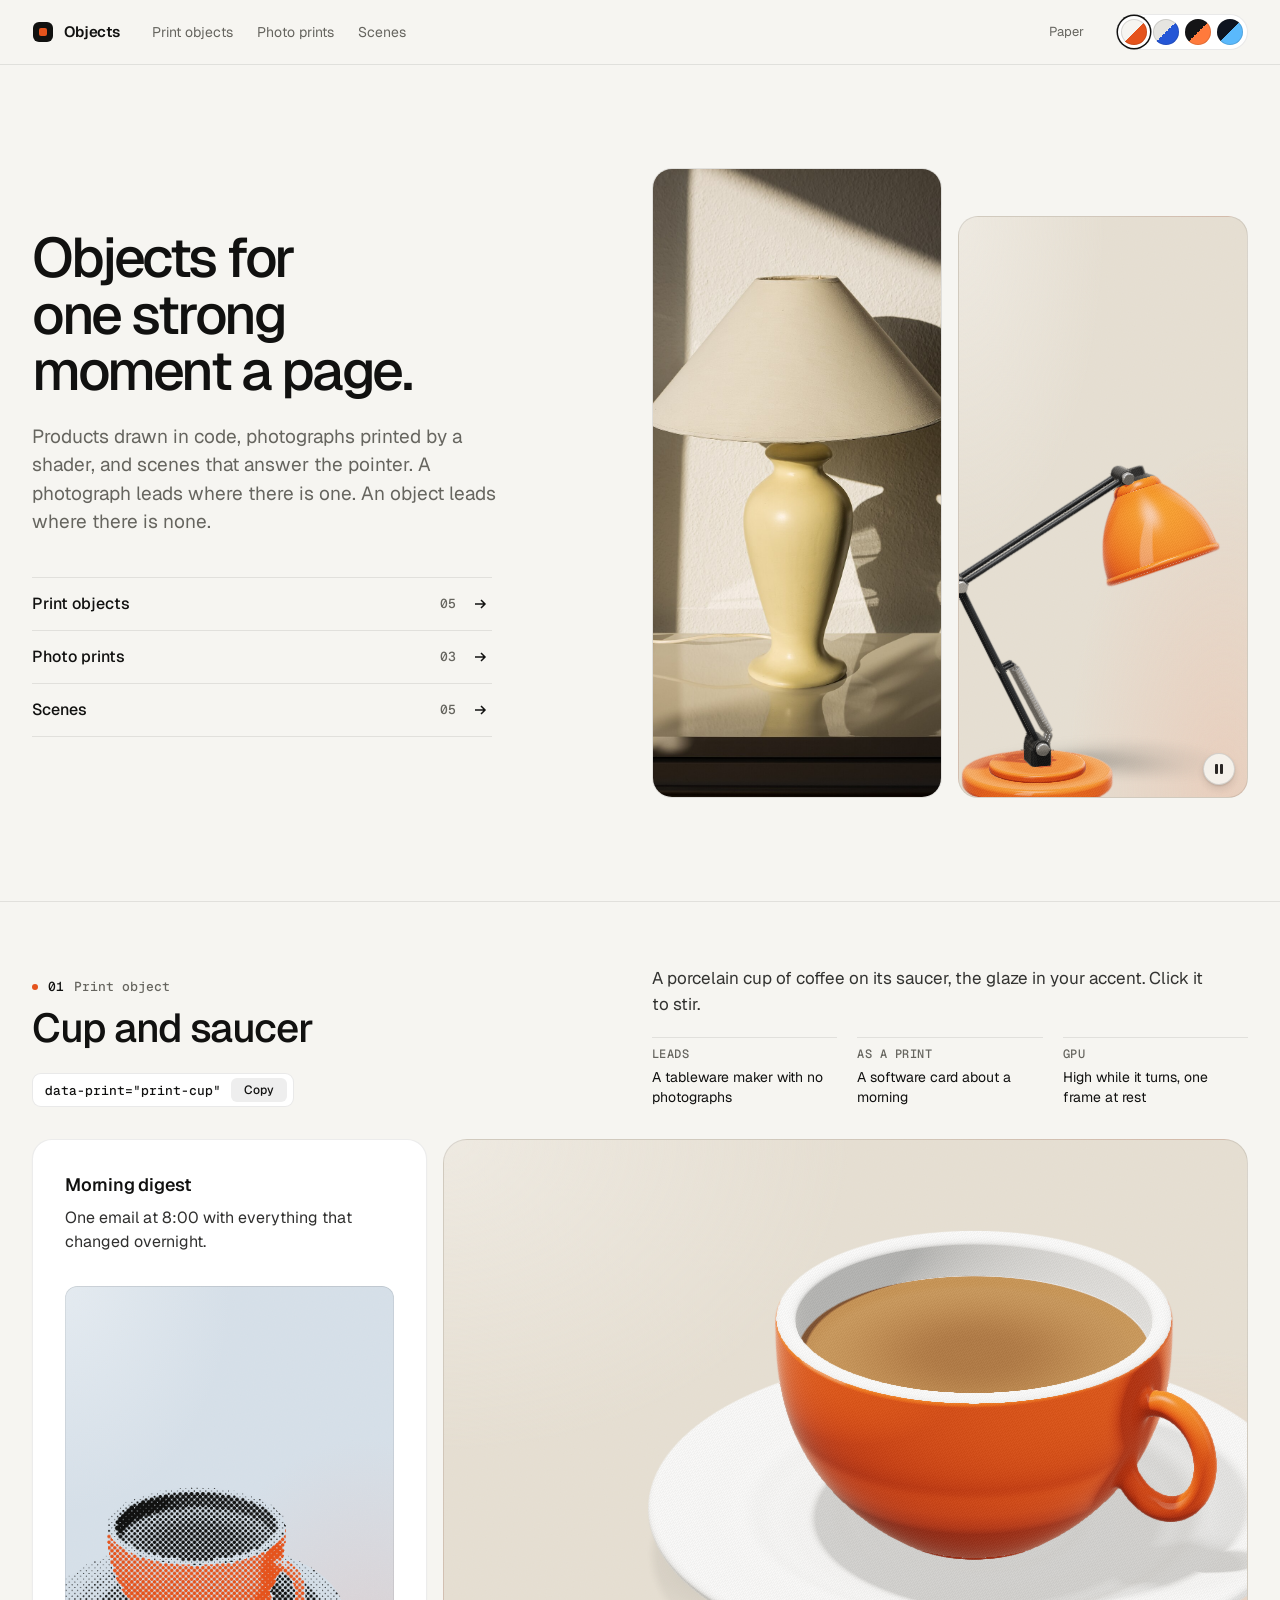
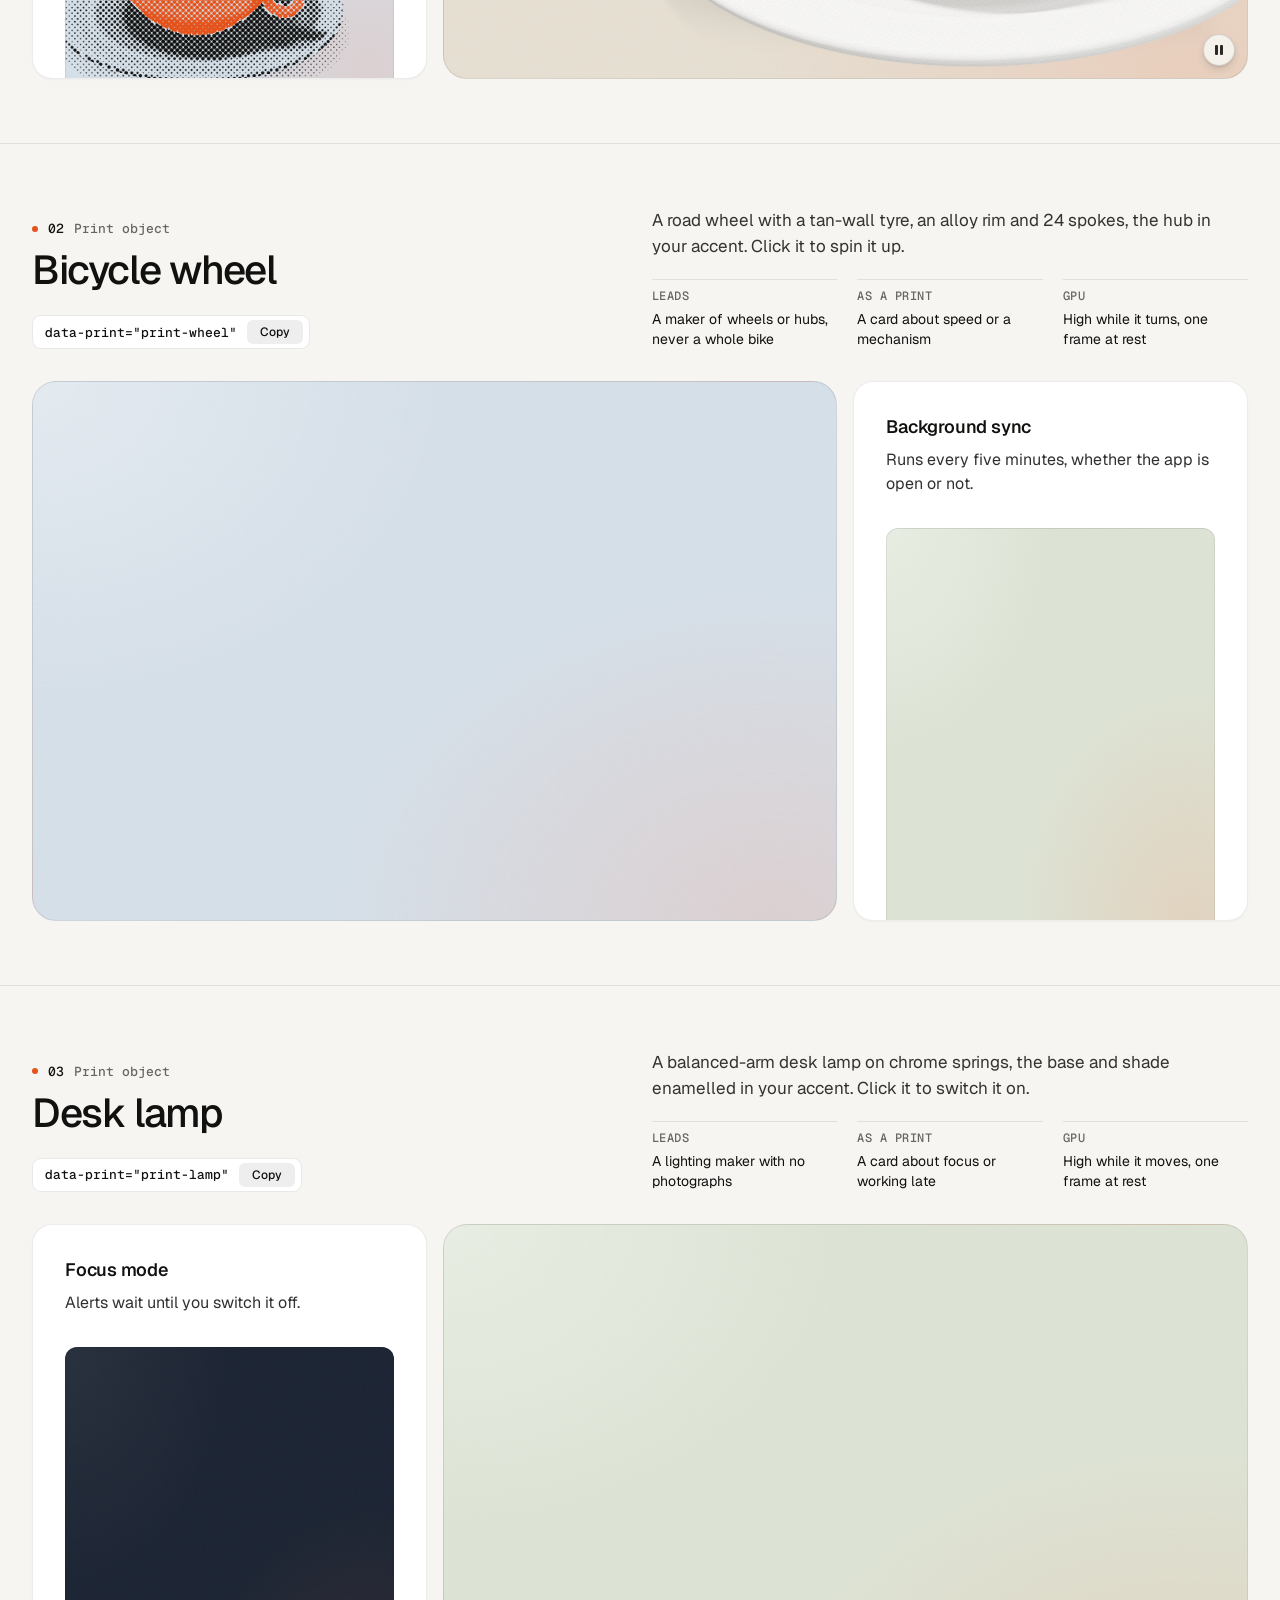
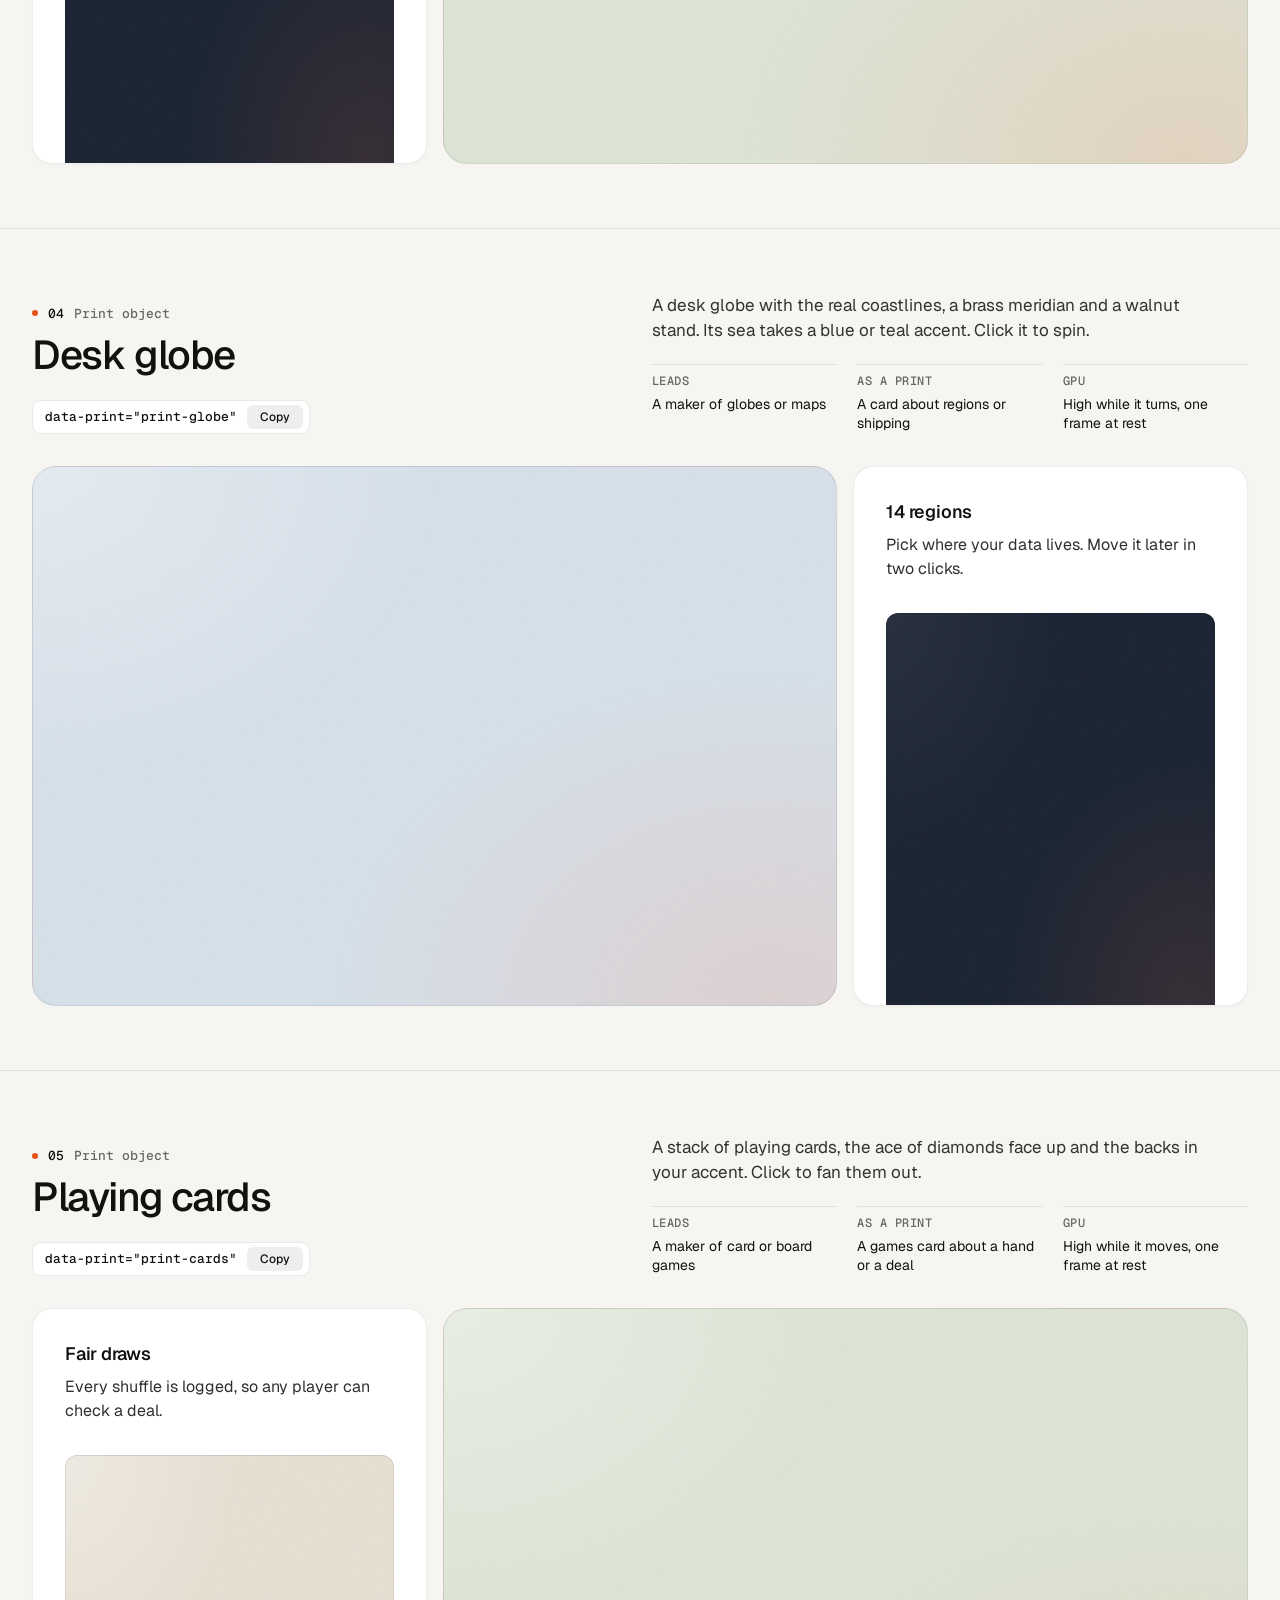
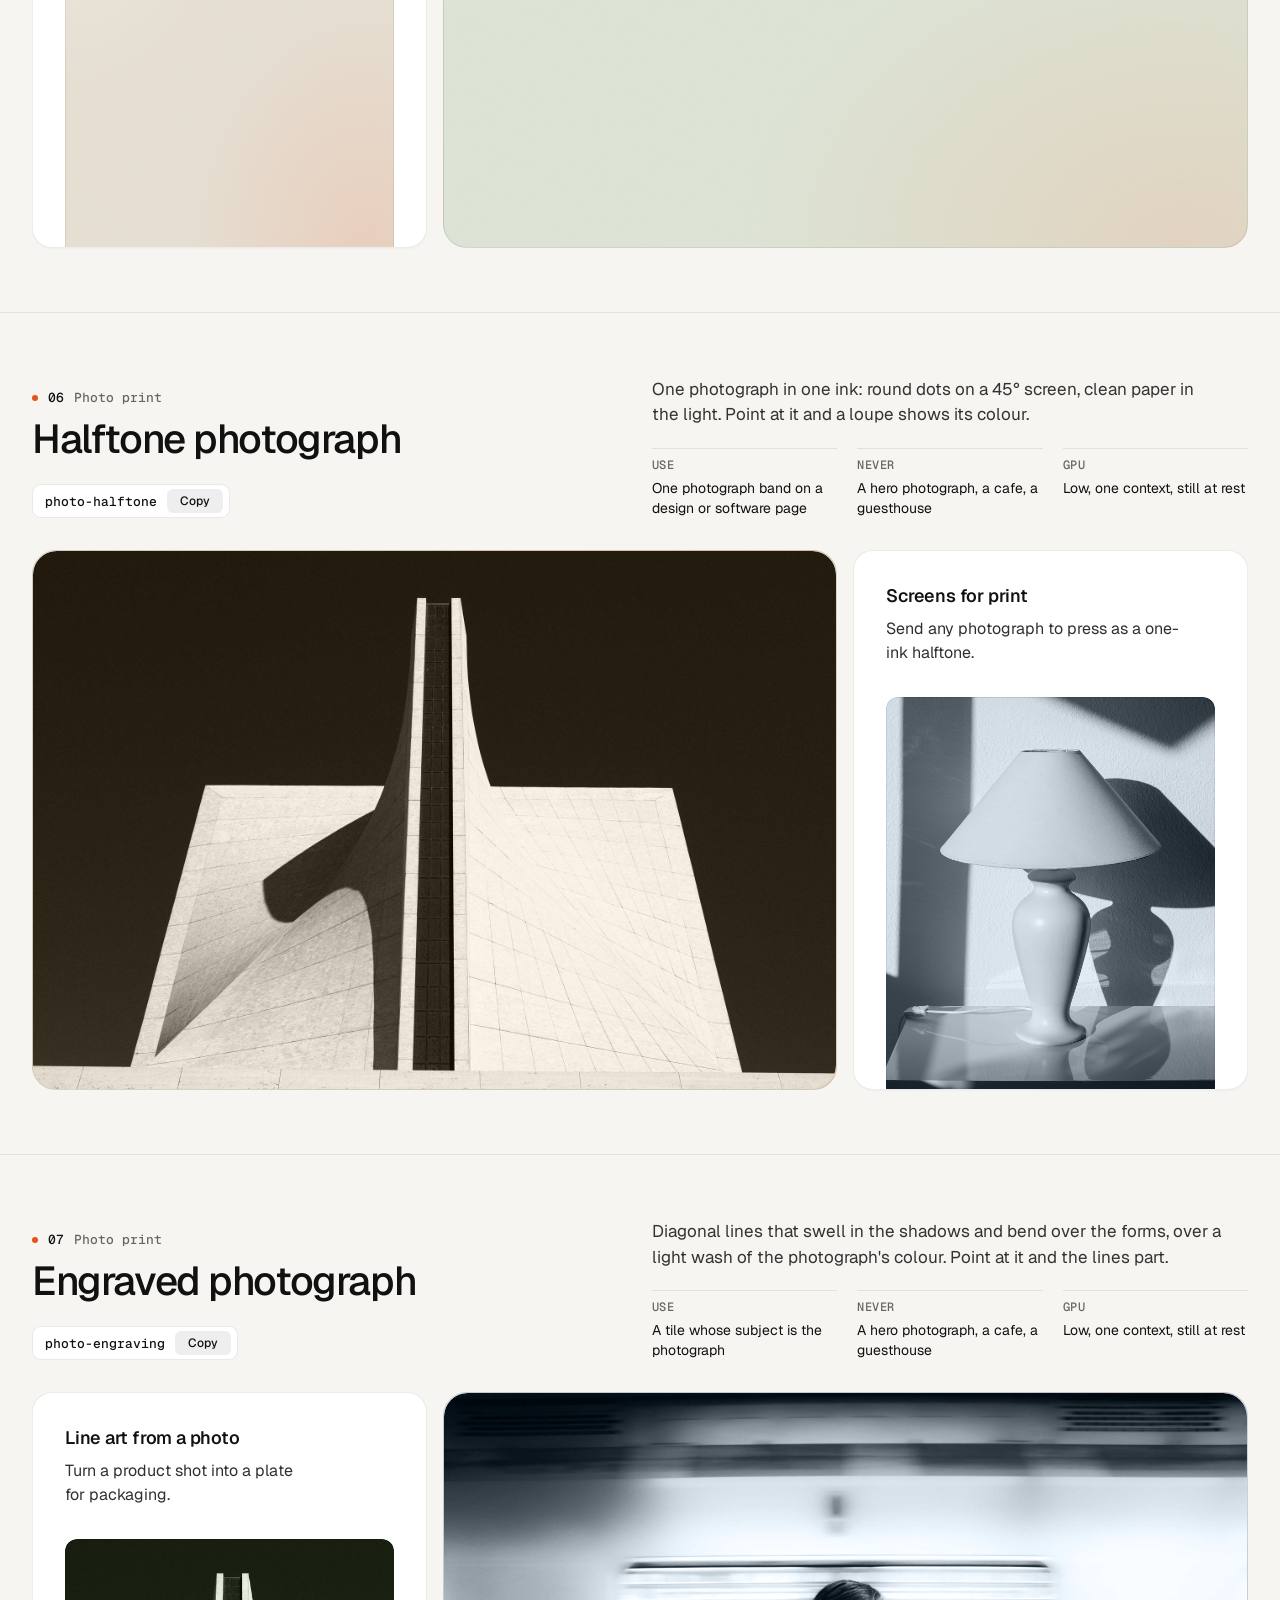
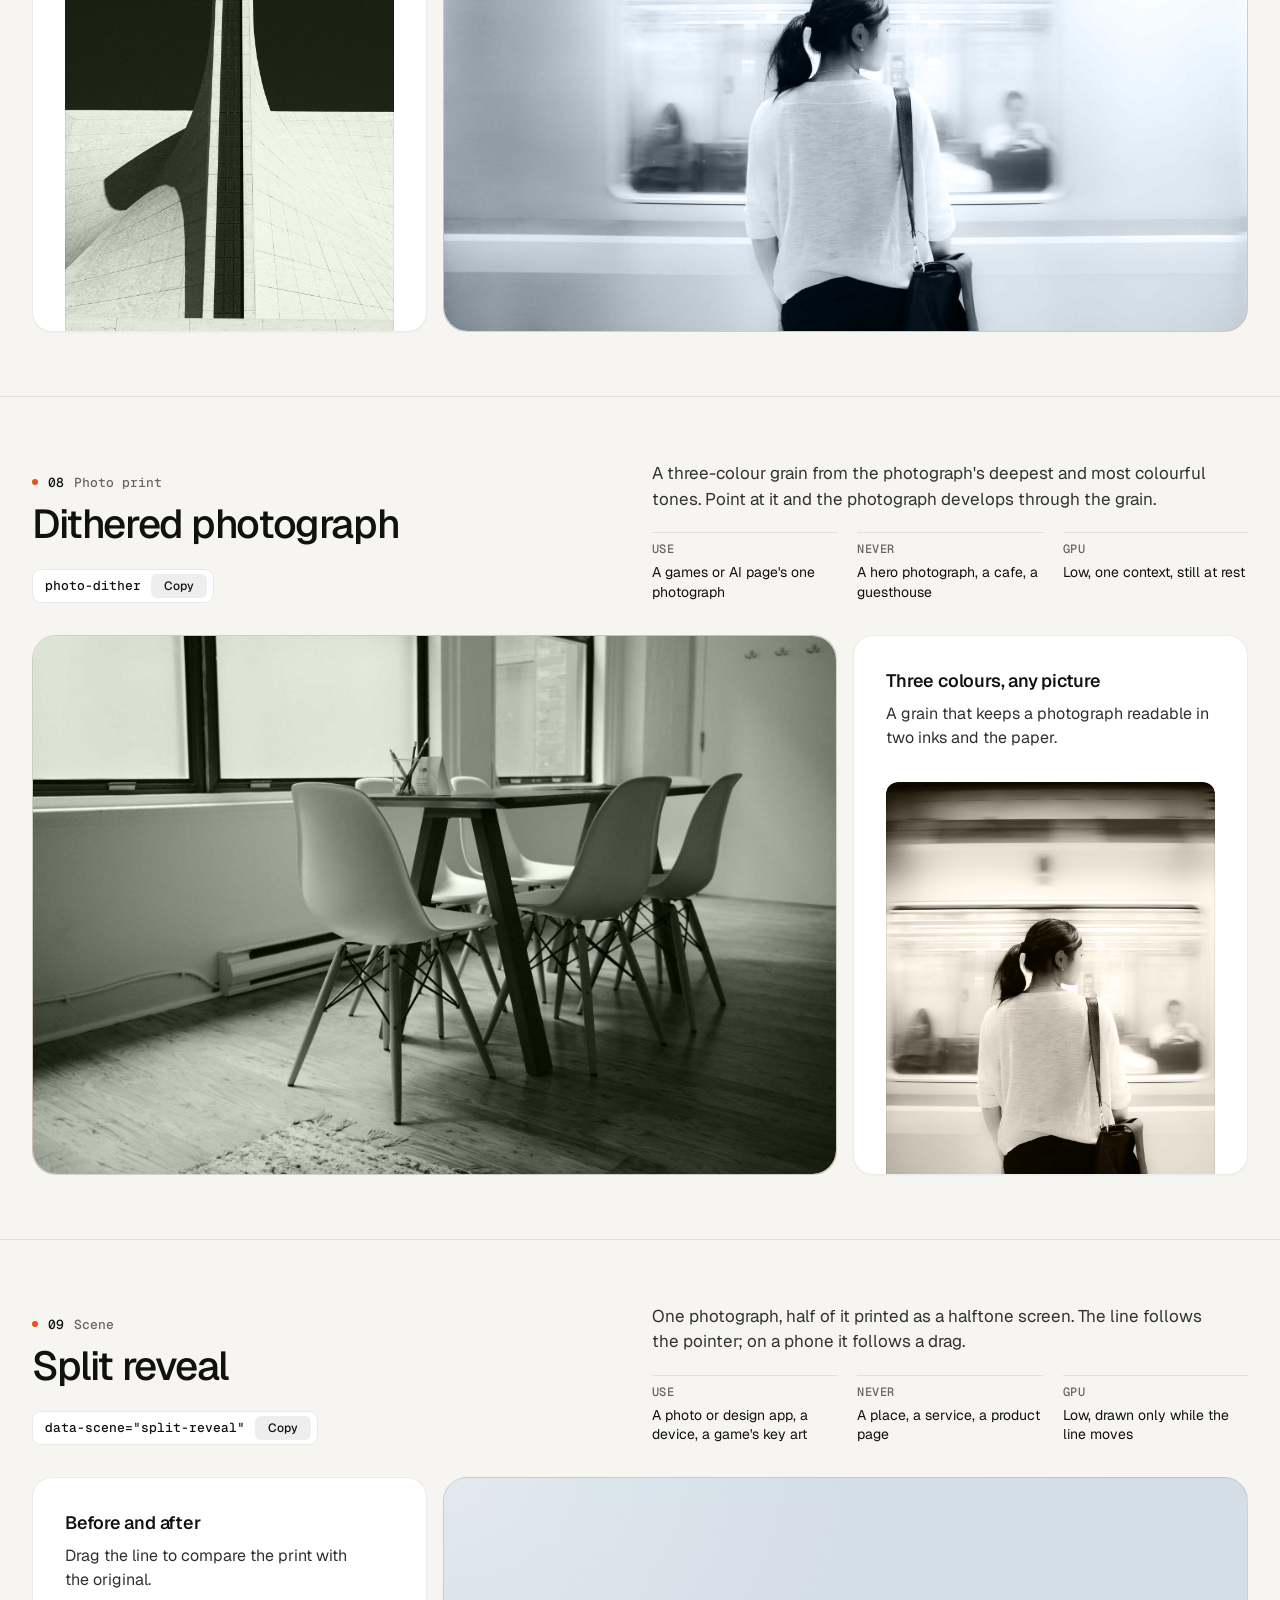
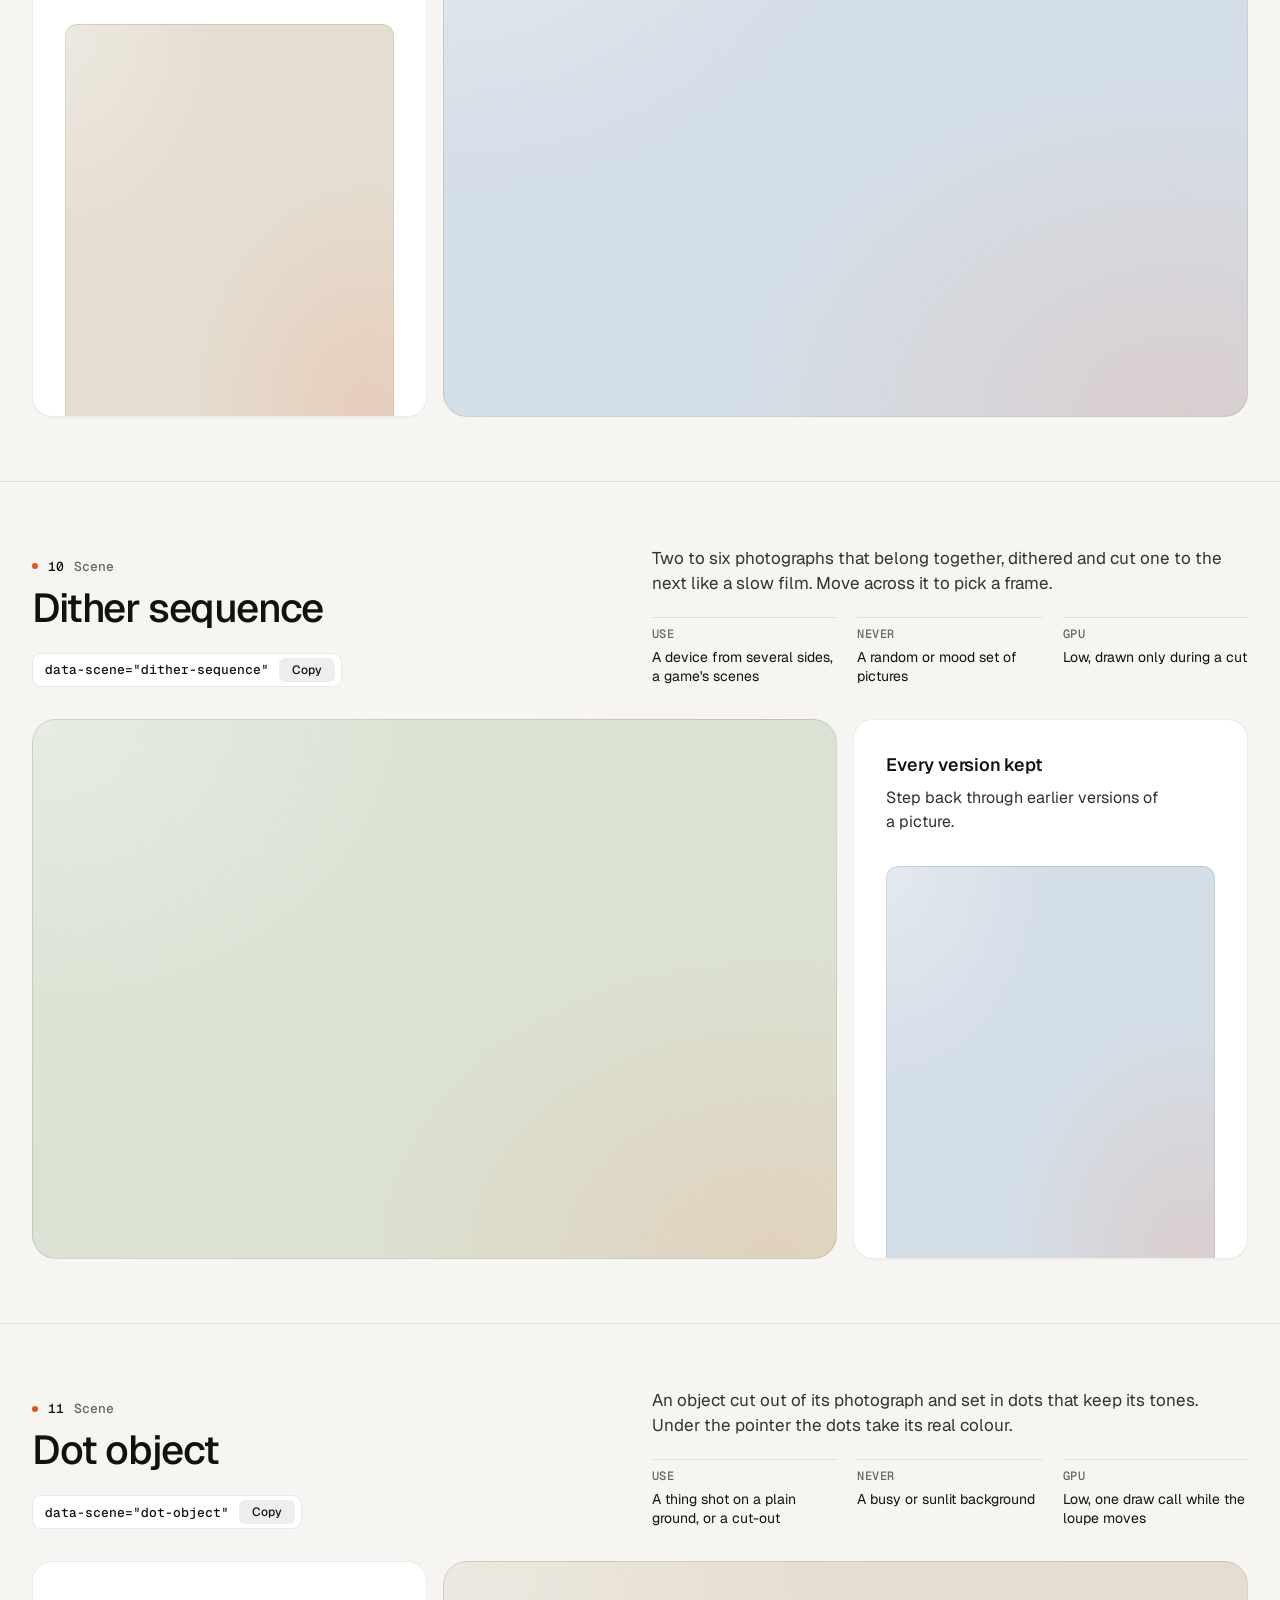
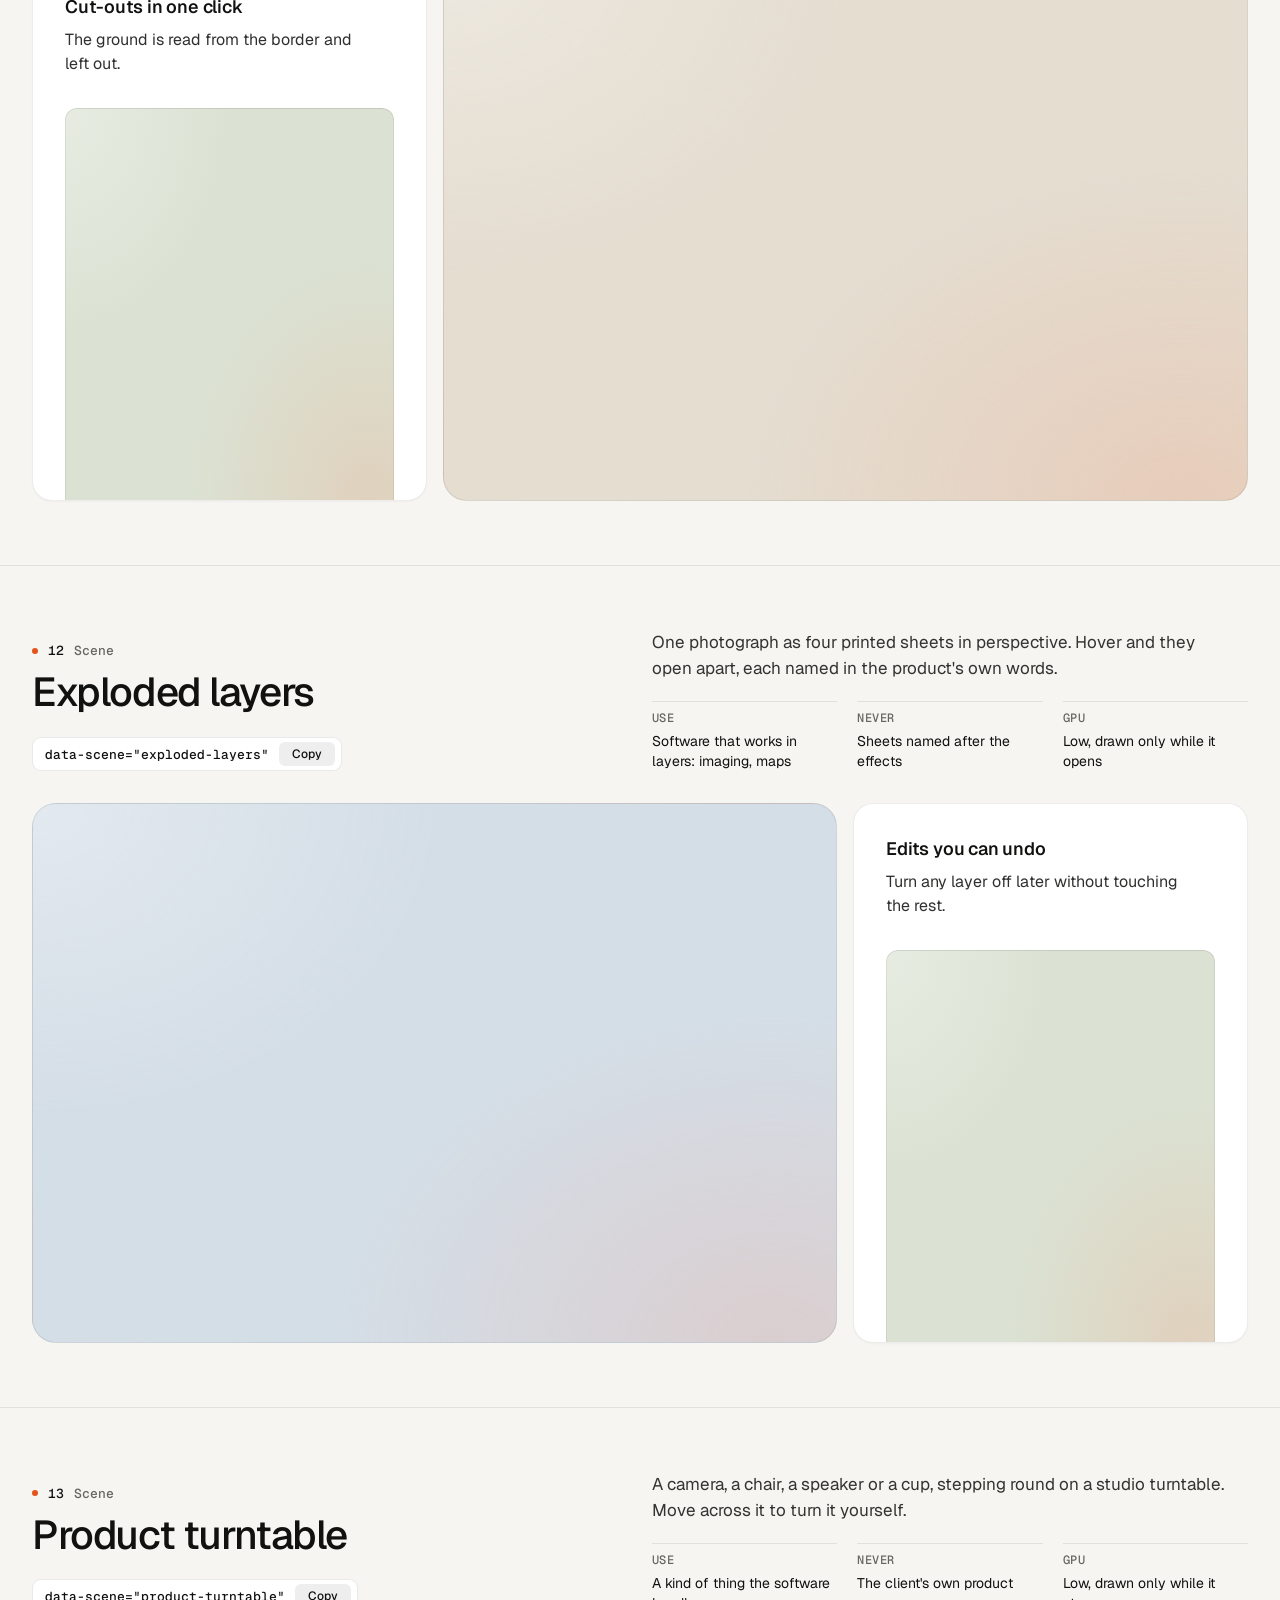
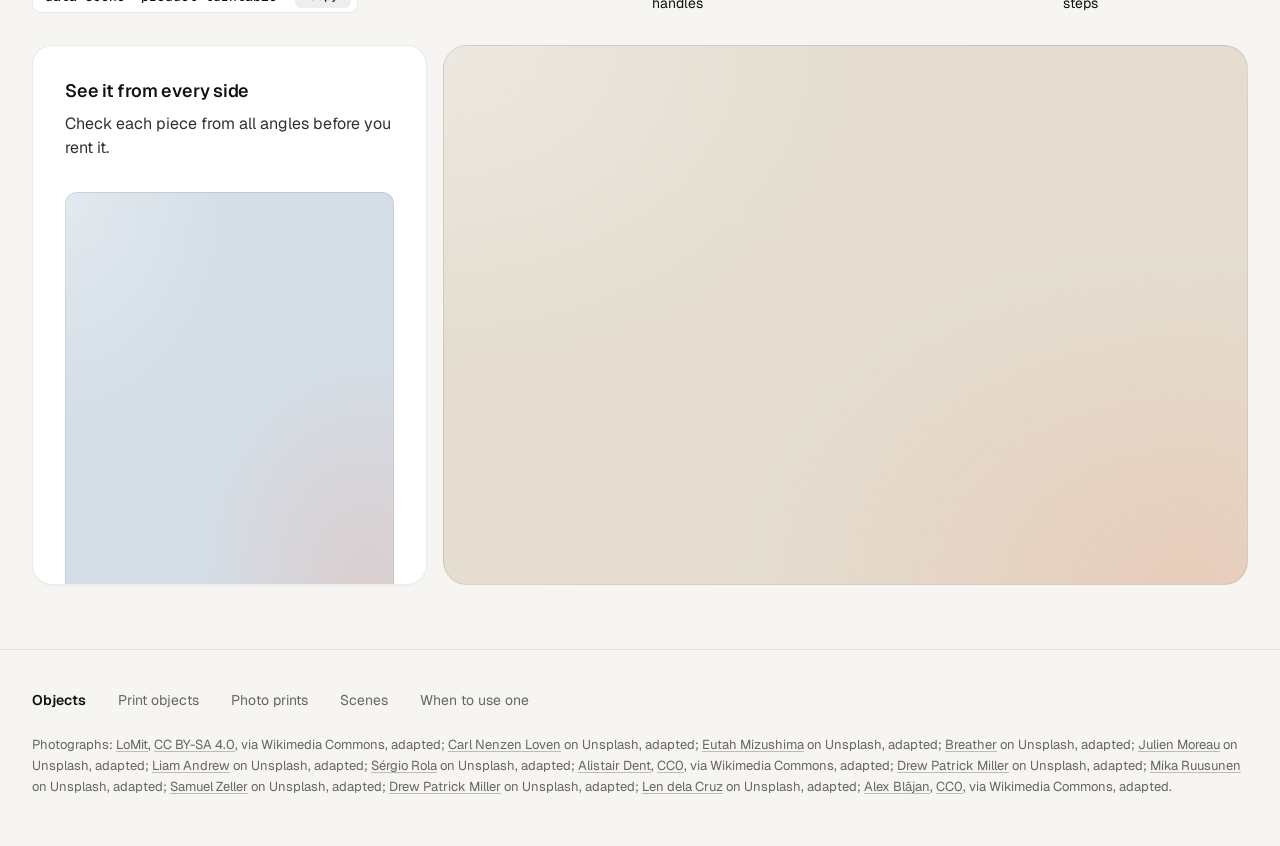
<file: website/assets/objects/index.html>
<!doctype html>
<html lang="en" data-palette="paper">
<head>
<script>window.__tpGlMax = 16;   /* a gallery shows many live effects at once; a page of a site keeps the default 4 (fx.js) */</script>
<meta charset="utf-8">
<meta name="viewport" content="width=device-width, initial-scale=1">
<title>Objects</title>
<meta name="description" content="Thirteen objects for one strong moment a page: products drawn in code, photographs printed by a shader, scenes that answer the pointer.">
<link rel="icon" href="data:,">
<link rel="preconnect" href="https://fonts.googleapis.com">
<link rel="preconnect" href="https://fonts.gstatic.com" crossorigin>
<link href="https://fonts.googleapis.com/css2?family=Geist:wght@300..700&family=Geist+Mono:wght@400;500&display=swap" rel="stylesheet">
<link rel="stylesheet" href="../ui/base.css">
<link rel="stylesheet" href="../ui/cards.css">
<style>
  /* palettes: page tokens, four grounds (--g1 sand, --g2 sky, --g3 sage, --g4 deep) and the globe's sea */
  :root {
    --font-text: "Geist", system-ui, sans-serif; --font-mono: "Geist Mono", ui-monospace, monospace;
    --ease: cubic-bezier(.2, .7, .2, 1);
    --gutter: 32px; --max: 1312px;
  }
  [data-palette="paper"] { --bg: #f6f5f1; --card: #ffffff; --surface: #ffffff; --ink: #111110; --muted: #66655f; --accent: #e5531c; --accent-ink: #ffffff;
    --g1: #e4ddd0; --g2: #d4dee7; --g3: #dbe2d3; --g4: #1a2230; --sea: #2f6aa8; --line: rgb(17 17 16 / 0.09); }
  [data-palette="stone"] { --bg: #e6e5e1; --card: #f3f2ef; --surface: #f3f2ef; --ink: #1a1b1d; --muted: #5d5e62; --accent: #2456d6; --accent-ink: #ffffff;
    --g1: #d6d5d0; --g2: #c9d4df; --g3: #dad3c6; --g4: #1d2633; --sea: #2456d6; --line: rgb(26 27 29 / 0.1); }
  [data-palette="graphite"] { --bg: #0b0b0c; --card: #141416; --surface: #141416; --ink: #f2f2ef; --muted: #96979c; --accent: #ff7a3c; --accent-ink: #120c08;
    --g1: #1e1d1b; --g2: #17202a; --g3: #1b201b; --g4: #23262c; --sea: #4f9be0; --line: rgb(242 242 239 / 0.09); }
  [data-palette="night"] { --bg: #070b14; --card: #0e1420; --surface: #0e1420; --ink: #e9edf3; --muted: #8b94a4; --accent: #5ab9fc; --accent-ink: #07101a;
    --g1: #121a29; --g2: #0f2231; --g3: #16202b; --g4: #1b2536; --sea: #5ab9fc; --line: rgb(233 237 243 / 0.09); }

  * { box-sizing: border-box; }
  html { scroll-padding-top: 64px; }
  html, body { margin: 0; }
  body { font-family: var(--font-text); background: var(--bg); color: var(--ink); -webkit-font-smoothing: antialiased; font-size: 16px; line-height: 1.5;
    transition: background-color 320ms var(--ease), color 320ms var(--ease); }
  a { color: inherit; }
  .wrap { max-width: var(--max); margin: 0 auto; padding: 0 var(--gutter); }

  /* ------------------------------------------------ the bar */
  .bar { position: sticky; top: 0; z-index: 30; background: color-mix(in oklab, var(--bg) 84%, transparent); backdrop-filter: blur(16px) saturate(1.2); border-bottom: 1px solid var(--line); }
  .bar__in { height: 64px; display: flex; align-items: center; gap: 32px; }
  .brand { display: inline-flex; align-items: center; gap: 10px; font-weight: 600; font-size: 15px; letter-spacing: -0.01em; text-decoration: none; }
  .brand svg { width: 22px; height: 22px; }
  .brand svg .a { fill: var(--accent); transition: transform 420ms var(--ease); transform-origin: 11px 11px; }
  .brand:hover svg .a { transform: rotate(90deg); }
  .nav { display: flex; gap: 24px; font-size: 14px; }
  .nav a { position: relative; text-decoration: none; color: var(--muted); transition: color 180ms ease; padding: 6px 0; }
  .nav a::after { content: ""; position: absolute; left: 0; right: 0; bottom: 0; height: 1px; background: currentColor; transform: scaleX(0); transform-origin: left; transition: transform 260ms var(--ease); }
  .nav a:hover { color: var(--ink); }
  .nav a:hover::after { transform: scaleX(1); }
  .sp { flex: 1; }
  .swatches { display: flex; align-items: center; gap: 6px; padding: 4px; border-radius: 999px; border: 1px solid var(--line); background: var(--card); }
  .sw { position: relative; width: 26px; height: 26px; border-radius: 50%; border: 0; padding: 0; cursor: pointer; background: linear-gradient(135deg, var(--s-bg) 0 50%, var(--s-ac) 50% 100%);
    box-shadow: inset 0 0 0 1px rgb(0 0 0 / 0.12); transition: transform 200ms var(--ease); }
  .sw::after { content: ""; position: absolute; inset: -3px; border-radius: 50%; box-shadow: 0 0 0 1.5px var(--ink); opacity: 0; transform: scale(0.8); transition: opacity 200ms ease, transform 260ms var(--ease); }
  .sw:hover { transform: scale(1.08); }
  .sw:active { transform: scale(0.94); }
  .sw[aria-pressed="true"]::after { opacity: 1; transform: scale(1); }
  .sw:focus-visible { outline: 2px solid var(--ink); outline-offset: 3px; }
  .sw-label { font-size: 13px; color: var(--muted); min-width: 60px; text-align: right; }

  /* ------------------------------------------------ grounds: a soft lit mesh of the ground's own tone, a fine grain */
  .gr, .card > .panel.gr { --calm-k: 0%; background-color: var(--pg);
    background-image:
      radial-gradient(80% 90% at 92% 100%, color-mix(in oklab, var(--accent) 13%, var(--pg)), transparent 68%),
      radial-gradient(70% 80% at 0% 0%, color-mix(in oklab, var(--lift, #ffffff) var(--lift-k, 34%), var(--pg)), transparent 72%); }
  .gr.dk, [data-palette="graphite"] .gr, [data-palette="night"] .gr { --lift: #ffffff; --lift-k: 6%; }
  .grain { position: absolute; inset: 0; z-index: 0; pointer-events: none; opacity: .32; mix-blend-mode: soft-light; border-radius: inherit;
    background-image: url("data:image/svg+xml;utf8,<svg xmlns='http://www.w3.org/2000/svg' width='160' height='160'><filter id='n'><feTurbulence type='fractalNoise' baseFrequency='.85' numOctaves='2' stitchTiles='stitch'/><feColorMatrix values='0 0 0 0 .5  0 0 0 0 .5  0 0 0 0 .5  0 0 0 .9 0'/></filter><rect width='100%' height='100%' filter='url(%23n)'/></svg>"); }
  .slot { position: absolute; inset: 0; z-index: 1; border-radius: inherit; }
  .slot > .host { position: absolute; inset: 0; border-radius: inherit; overflow: hidden; }

  /* ------------------------------------------------ hero */
  .hero { min-height: calc(100svh - 64px); display: grid; align-items: center; padding: 56px 0; }
  .hero__grid { display: grid; grid-template-columns: repeat(12, minmax(0, 1fr)); gap: 24px; align-items: center; }
  .hero__copy { grid-column: 1 / span 5; }
  .hero h1 { margin: 0; font-size: clamp(44px, 3.4vw + 12px, 72px); line-height: 1.02; letter-spacing: -0.045em; font-weight: 520; text-wrap: balance; }
  .hero__lede { margin: 24px 0 0; font-size: 19px; line-height: 1.5; color: var(--muted); max-width: 40ch; text-wrap: pretty; }
  .index { margin: 40px 0 0; padding: 0; list-style: none; border-top: 1px solid var(--line); max-width: 460px; }
  .index a { display: grid; grid-template-columns: 1fr auto 20px; align-items: center; gap: 16px; padding: 14px 0; border-bottom: 1px solid var(--line); text-decoration: none; font-size: 16px; font-weight: 500; }
  .index a span { font: 500 13px/1 var(--font-mono); color: var(--muted); }
  .index a svg { width: 16px; height: 16px; transition: transform 260ms var(--ease); }
  .index a:hover svg { transform: translateX(4px); }
  .hero__pics { grid-column: 7 / span 6; display: grid; grid-template-columns: 1fr 1fr; gap: 16px; height: min(70svh, 660px); min-height: 440px; }
  .pic { position: relative; overflow: clip; border-radius: 20px; border: 1px solid var(--line); isolation: isolate; }
  .pic img { position: absolute; inset: 0; width: 100%; height: 100%; object-fit: cover; object-position: 50% 42%; display: block; }
  .pic--down { margin-top: 48px; }

  /* ------------------------------------------------ an object, one screen */
  .obj { min-height: calc(100svh - 64px); display: grid; align-content: center; padding: 64px 0; border-top: 1px solid var(--line); }
  .obj__head { display: grid; grid-template-columns: repeat(12, minmax(0, 1fr)); gap: 24px; align-items: end; margin-bottom: 32px; }
  .obj__title { grid-column: 1 / span 5; }
  .obj__n { margin: 0 0 14px; font: 500 13px/1 var(--font-mono); color: var(--muted); display: flex; gap: 10px; align-items: center; }
  .obj__n b { color: var(--ink); font-weight: 500; }
  .obj__n i { width: 6px; height: 6px; border-radius: 50%; background: var(--accent); display: inline-block; }
  .obj h2 { margin: 0; font-size: clamp(34px, 1.9vw + 16px, 52px); line-height: 1.04; letter-spacing: -0.035em; font-weight: 520; text-wrap: balance; }
  .obj__about { grid-column: 7 / span 6; }
  .obj__line { margin: 0; font-size: 17px; line-height: 1.5; color: color-mix(in oklab, var(--ink) 82%, var(--bg)); max-width: 52ch; text-wrap: pretty; }
  .facts { display: grid; grid-template-columns: repeat(3, minmax(0, 1fr)); gap: 20px; margin: 20px 0 0; }
  .facts div { border-top: 1px solid var(--line); padding-top: 10px; }
  .facts dt { font: 500 12px/1 var(--font-mono); color: var(--muted); text-transform: uppercase; letter-spacing: .04em; }
  .facts dd { margin: 8px 0 0; font-size: 14px; line-height: 1.4; }
  .copy { margin-top: 24px; display: inline-flex; align-items: center; gap: 10px; height: 34px; padding: 0 6px 0 12px; border-radius: 9px; border: 1px solid var(--line);
    background: var(--card); color: var(--ink); font: 500 13px/1 var(--font-mono); cursor: pointer; transition: border-color 180ms ease, transform 160ms var(--ease); }
  .copy:hover { border-color: color-mix(in oklab, var(--ink) 24%, transparent); }
  .copy:active { transform: scale(0.97); }
  .copy:focus-visible { outline: 2px solid var(--ink); outline-offset: 2px; }
  .copy em { font-style: normal; display: inline-grid; place-items: center; height: 24px; padding: 0 8px; border-radius: 6px; background: color-mix(in oklab, var(--ink) 7%, transparent); font-family: var(--font-text); font-size: 12px; overflow: hidden; }
  .copy em span { grid-area: 1 / 1; transition: transform 260ms var(--ease), opacity 200ms ease; }
  .copy em span + span { transform: translateY(110%); opacity: 0; }
  .copy.done em span:first-child { transform: translateY(-110%); opacity: 0; }
  .copy.done em span + span { transform: none; opacity: 1; }

  .duo { display: grid; grid-template-columns: repeat(12, minmax(0, 1fr)); gap: 16px; height: clamp(400px, calc(100svh - 360px), 600px); }
  .big { grid-column: 1 / span 8; position: relative; overflow: clip; isolation: isolate; border-radius: 24px; border: 1px solid var(--line); }
  .duo .card { grid-column: 9 / span 4; }
  .obj:nth-of-type(even) .big { grid-column: 5 / span 8; grid-row: 1; }
  .obj:nth-of-type(even) .duo .card { grid-column: 1 / span 4; grid-row: 1; }
  .duo .card > .panel { flex: 1 1 auto; min-height: 0; }

  /* ------------------------------------------------ footer */
  .foot { border-top: 1px solid var(--line); padding: 40px 0 48px; font-size: 14px; color: var(--muted); }
  .foot__row { display: flex; flex-wrap: wrap; gap: 12px 32px; align-items: baseline; }
  .foot__row b { color: var(--ink); font-weight: 600; }
  .foot__row a { text-decoration: none; }
  .foot__row a:hover { color: var(--ink); }
  .credits { margin: 24px 0 0; font-size: 13px; line-height: 1.6; color: var(--muted); }
  .credits a { text-decoration: underline; text-decoration-color: color-mix(in oklab, currentColor 40%, transparent); text-underline-offset: 2px; }

  @media (max-width: 1023px) {
    .hero__copy, .hero__pics { grid-column: 1 / -1; }
    .hero__pics { height: auto; min-height: 0; }
    .pic { aspect-ratio: 3 / 4; }
    .obj__title, .obj__about { grid-column: 1 / -1; }
    .duo { height: auto; grid-template-columns: minmax(0, 1fr); }
    .big, .duo .card, .obj:nth-of-type(even) .big, .obj:nth-of-type(even) .duo .card { grid-column: 1 / -1; grid-row: auto; }
    .big { aspect-ratio: 4 / 3; }
    .duo .card > .panel { flex: none; height: 320px; }
  }
  @media (max-width: 760px) {
    :root { --gutter: 16px; }
    .nav, .sw-label { display: none; }
    .hero { padding: 32px 0 40px; }
    .hero__lede { font-size: 17px; }
    .hero__pics { gap: 10px; }
    .pic { border-radius: 16px; }
    .pic--down { margin-top: 28px; }
    .obj { padding: 72px 0; min-height: 0; }
    .obj .wrap { display: flex; flex-direction: column; }
    .obj__head, .obj__about { display: contents; }
    .obj__title { order: 1; margin-bottom: 16px; }
    .obj__line { order: 2; margin-bottom: 28px; }
    .duo { order: 3; }
    .facts { order: 4; margin-top: 28px; }
    .copy, .index { display: none; }
    .facts { grid-template-columns: minmax(0, 1fr); gap: 0; }
    .facts div { display: grid; grid-template-columns: 96px 1fr; gap: 12px; padding: 10px 0; }
    .facts dd { margin: 0; }
    .big { aspect-ratio: 4 / 5; border-radius: 18px; }
    .duo .card > .panel { height: 300px; }
  }
  @media (prefers-reduced-motion: reduce) { *, *::before, *::after { transition-duration: 0ms !important; } }
</style>
</head>
<body>
<header class="bar">
  <div class="wrap bar__in">
    <a class="brand" href="#top" aria-label="Objects, back to the top">
      <svg viewBox="0 0 22 22" aria-hidden="true"><rect x="1" y="1" width="20" height="20" rx="6" fill="currentColor"/><rect class="a" x="7" y="7" width="8" height="8" rx="2"/></svg>
      Objects
    </a>
    <nav class="nav" aria-label="Families">
      <a href="#print-cup">Print objects</a>
      <a href="#photo-halftone">Photo prints</a>
      <a href="#split-reveal">Scenes</a>
    </nav>
    <span class="sp"></span>
    <span class="sw-label" id="sw-label">Paper</span>
    <div class="swatches" role="group" aria-label="Palette">
      <button type="button" class="sw" data-pal="paper" aria-label="Paper" aria-pressed="true" style="--s-bg:#f6f5f1;--s-ac:#e5531c"></button>
      <button type="button" class="sw" data-pal="stone" aria-label="Stone" aria-pressed="false" style="--s-bg:#e6e5e1;--s-ac:#2456d6"></button>
      <button type="button" class="sw" data-pal="graphite" aria-label="Graphite" aria-pressed="false" style="--s-bg:#141416;--s-ac:#ff7a3c"></button>
      <button type="button" class="sw" data-pal="night" aria-label="Night" aria-pressed="false" style="--s-bg:#0e1420;--s-ac:#5ab9fc"></button>
    </div>
  </div>
</header>

<main id="top">
  <section class="hero">
    <div class="wrap hero__grid">
      <div class="hero__copy">
        <h1>Objects for one strong moment a page.</h1>
        <p class="hero__lede">Products drawn in code, photographs printed by a shader, and scenes that answer the pointer. A photograph leads where there is one. An object leads where there is none.</p>
        <ul class="index">
          <li><a href="#print-cup">Print objects <span>05</span><svg viewBox="0 0 16 16" fill="none" stroke="currentColor" stroke-width="1.5" aria-hidden="true"><path d="M3 8h10M9 4l4 4-4 4"/></svg></a></li>
          <li><a href="#photo-halftone">Photo prints <span>03</span><svg viewBox="0 0 16 16" fill="none" stroke="currentColor" stroke-width="1.5" aria-hidden="true"><path d="M3 8h10M9 4l4 4-4 4"/></svg></a></li>
          <li><a href="#split-reveal">Scenes <span>05</span><svg viewBox="0 0 16 16" fill="none" stroke="currentColor" stroke-width="1.5" aria-hidden="true"><path d="M3 8h10M9 4l4 4-4 4"/></svg></a></li>
        </ul>
      </div>
      <div class="hero__pics">
        <div class="pic"><img src="photo-kit/photos/lamp.jpg" width="1280" height="1757" alt="Cream ceramic table lamp on a glossy side table in low sun" decoding="async"></div>
        <article class="pic pic--down gr" style="--pg: var(--g1)" aria-label="A balanced-arm desk lamp">
          <div class="grain"></div>
          <div class="slot" data-slot='{"kind":"print","id":"print-lamp","place":"card","ground":"g1","params":{"size":1.06,"x":-0.08,"y":-0.2}}'></div>
        </article>
      </div>
    </div>
  </section>

  <!-- ===================================================== print objects -->
  <section class="obj" id="print-cup">
    <div class="wrap">
      <div class="obj__head">
        <div class="obj__title"><p class="obj__n"><i></i><b>01</b> Print object</p><h2>Cup and saucer</h2>
          <button type="button" class="copy" data-copy='<div data-print="print-cup" data-print-place="card"></div>'>data-print="print-cup"<em><span>Copy</span><span>Copied</span></em></button></div>
        <div class="obj__about">
          <p class="obj__line">A porcelain cup of coffee on its saucer, the glaze in your accent. Click it to stir.</p>
          <dl class="facts"><div><dt>Leads</dt><dd>A tableware maker with no photographs</dd></div><div><dt>As a print</dt><dd>A software card about a morning</dd></div><div><dt>GPU</dt><dd>High while it turns, one frame at rest</dd></div></dl>
        </div>
      </div>
      <div class="duo">
        <article class="big gr" style="--pg: var(--g1)"><div class="grain"></div>
          <div class="slot" data-slot='{"kind":"print","id":"print-cup","place":"hero","ground":"g1","params":{"size":0.96,"x":0.16,"y":-0.04}}'></div></article>
        <article class="card"><h3>Morning digest</h3><p>One email at 8:00 with everything that changed overnight.</p>
          <div class="panel gr" style="--pg: var(--g2)"><div class="grain"></div>
            <div class="slot" data-slot='{"kind":"print","id":"print-cup","place":"card","ground":"g2","params":{"effect":"halftone","turn":0}}'></div></div></article>
      </div>
    </div>
  </section>

  <section class="obj" id="print-wheel">
    <div class="wrap">
      <div class="obj__head">
        <div class="obj__title"><p class="obj__n"><i></i><b>02</b> Print object</p><h2>Bicycle wheel</h2>
          <button type="button" class="copy" data-copy='<div data-print="print-wheel" data-print-place="card"></div>'>data-print="print-wheel"<em><span>Copy</span><span>Copied</span></em></button></div>
        <div class="obj__about">
          <p class="obj__line">A road wheel with a tan-wall tyre, an alloy rim and 24 spokes, the hub in your accent. Click it to spin it up.</p>
          <dl class="facts"><div><dt>Leads</dt><dd>A maker of wheels or hubs, never a whole bike</dd></div><div><dt>As a print</dt><dd>A card about speed or a mechanism</dd></div><div><dt>GPU</dt><dd>High while it turns, one frame at rest</dd></div></dl>
        </div>
      </div>
      <div class="duo">
        <article class="big gr" style="--pg: var(--g2)"><div class="grain"></div>
          <div class="slot" data-slot='{"kind":"print","id":"print-wheel","place":"card","ground":"g2","params":{"size":1.34,"x":-0.08,"y":-0.3}}'></div></article>
        <article class="card"><h3>Background sync</h3><p>Runs every five minutes, whether the app is open or not.</p>
          <div class="panel gr" style="--pg: var(--g3)"><div class="grain"></div>
            <div class="slot" data-slot='{"kind":"print","id":"print-wheel","place":"card","ground":"g3","params":{"effect":"halftone","turn":0}}'></div></div></article>
      </div>
    </div>
  </section>

  <section class="obj" id="print-lamp">
    <div class="wrap">
      <div class="obj__head">
        <div class="obj__title"><p class="obj__n"><i></i><b>03</b> Print object</p><h2>Desk lamp</h2>
          <button type="button" class="copy" data-copy='<div data-print="print-lamp" data-print-place="card"></div>'>data-print="print-lamp"<em><span>Copy</span><span>Copied</span></em></button></div>
        <div class="obj__about">
          <p class="obj__line">A balanced-arm desk lamp on chrome springs, the base and shade enamelled in your accent. Click it to switch it on.</p>
          <dl class="facts"><div><dt>Leads</dt><dd>A lighting maker with no photographs</dd></div><div><dt>As a print</dt><dd>A card about focus or working late</dd></div><div><dt>GPU</dt><dd>High while it moves, one frame at rest</dd></div></dl>
        </div>
      </div>
      <div class="duo">
        <article class="big gr" style="--pg: var(--g3)"><div class="grain"></div>
          <div class="slot" data-slot='{"kind":"print","id":"print-lamp","place":"hero","ground":"g3","params":{"size":0.98,"x":0.14,"y":-0.06,"angle":-24}}'></div></article>
        <article class="card"><h3>Focus mode</h3><p>Alerts wait until you switch it off.</p>
          <div class="panel gr dk" style="--pg: var(--g4)"><div class="grain"></div>
            <div class="slot" data-slot='{"kind":"print","id":"print-lamp","place":"card","ground":"g4","params":{"effect":"dither","step":1,"turn":0}}' aria-label="A desk lamp, switched on"></div></div></article>
      </div>
    </div>
  </section>

  <section class="obj" id="print-globe">
    <div class="wrap">
      <div class="obj__head">
        <div class="obj__title"><p class="obj__n"><i></i><b>04</b> Print object</p><h2>Desk globe</h2>
          <button type="button" class="copy" data-copy='<div data-print="print-globe" data-print-place="card" data-print-params=&apos;{"effect":"engrave"}&apos;></div>'>data-print="print-globe"<em><span>Copy</span><span>Copied</span></em></button></div>
        <div class="obj__about">
          <p class="obj__line">A desk globe with the real coastlines, a brass meridian and a walnut stand. Its sea takes a blue or teal accent. Click it to spin.</p>
          <dl class="facts"><div><dt>Leads</dt><dd>A maker of globes or maps</dd></div><div><dt>As a print</dt><dd>A card about regions or shipping</dd></div><div><dt>GPU</dt><dd>High while it turns, one frame at rest</dd></div></dl>
        </div>
      </div>
      <div class="duo">
        <article class="big gr" style="--pg: var(--g2)"><div class="grain"></div>
          <div class="slot" data-slot='{"kind":"print","id":"print-globe","place":"card","ground":"g2","sea":true,"params":{"size":1.3,"x":-0.1,"y":-0.3}}'></div></article>
        <article class="card"><h3>14 regions</h3><p>Pick where your data lives. Move it later in two clicks.</p>
          <div class="panel gr dk" style="--pg: var(--g4)"><div class="grain"></div>
            <div class="slot" data-slot='{"kind":"print","id":"print-globe","place":"card","ground":"g4","sea":true,"params":{"effect":"engrave","turn":0}}'></div></div></article>
      </div>
    </div>
  </section>

  <section class="obj" id="print-cards">
    <div class="wrap">
      <div class="obj__head">
        <div class="obj__title"><p class="obj__n"><i></i><b>05</b> Print object</p><h2>Playing cards</h2>
          <button type="button" class="copy" data-copy='<div data-print="print-cards" data-print-place="card"></div>'>data-print="print-cards"<em><span>Copy</span><span>Copied</span></em></button></div>
        <div class="obj__about">
          <p class="obj__line">A stack of playing cards, the ace of diamonds face up and the backs in your accent. Click to fan them out.</p>
          <dl class="facts"><div><dt>Leads</dt><dd>A maker of card or board games</dd></div><div><dt>As a print</dt><dd>A games card about a hand or a deal</dd></div><div><dt>GPU</dt><dd>High while it moves, one frame at rest</dd></div></dl>
        </div>
      </div>
      <div class="duo">
        <article class="big gr" style="--pg: var(--g3)"><div class="grain"></div>
          <div class="slot" data-slot='{"kind":"print","id":"print-cards","place":"hero","ground":"g3","params":{"size":0.98,"x":0.16,"y":-0.04}}'></div></article>
        <article class="card"><h3>Fair draws</h3><p>Every shuffle is logged, so any player can check a deal.</p>
          <div class="panel gr" style="--pg: var(--g1)"><div class="grain"></div>
            <div class="slot" data-slot='{"kind":"print","id":"print-cards","place":"card","ground":"g1","params":{"effect":"halftone","turn":0}}'></div></div></article>
      </div>
    </div>
  </section>

  <!-- ===================================================== photo prints -->
  <section class="obj" id="photo-halftone">
    <div class="wrap">
      <div class="obj__head">
        <div class="obj__title"><p class="obj__n"><i></i><b>06</b> Photo print</p><h2>Halftone photograph</h2>
          <button type="button" class="copy" data-copy="import print from './assets/objects/photo-halftone/object.js'; print.mount(frame, { palette: fx.readPalette(frame) });">photo-halftone<em><span>Copy</span><span>Copied</span></em></button></div>
        <div class="obj__about">
          <p class="obj__line">One photograph in one ink: round dots on a 45° screen, clean paper in the light. Point at it and a loupe shows its colour.</p>
          <dl class="facts"><div><dt>Use</dt><dd>One photograph band on a design or software page</dd></div><div><dt>Never</dt><dd>A hero photograph, a cafe, a guesthouse</dd></div><div><dt>GPU</dt><dd>Low, one context, still at rest</dd></div></dl>
        </div>
      </div>
      <div class="duo">
        <article class="big gr" style="--pg: var(--g1)">
          <div class="slot" data-slot='{"kind":"photo","id":"photo-halftone","ground":"g1","photo":"concrete"}'></div></article>
        <article class="card"><h3>Screens for print</h3><p>Send any photograph to press as a one-ink halftone.</p>
          <div class="panel gr" style="--pg: var(--g2)">
            <div class="slot" data-slot='{"kind":"photo","id":"photo-halftone","ground":"g2","photo":"lamp","params":{"tint":1}}'></div></div></article>
      </div>
    </div>
  </section>

  <section class="obj" id="photo-engraving">
    <div class="wrap">
      <div class="obj__head">
        <div class="obj__title"><p class="obj__n"><i></i><b>07</b> Photo print</p><h2>Engraved photograph</h2>
          <button type="button" class="copy" data-copy="import print from './assets/objects/photo-engraving/object.js'; print.mount(frame, { palette: fx.readPalette(frame) });">photo-engraving<em><span>Copy</span><span>Copied</span></em></button></div>
        <div class="obj__about">
          <p class="obj__line">Diagonal lines that swell in the shadows and bend over the forms, over a light wash of the photograph's colour. Point at it and the lines part.</p>
          <dl class="facts"><div><dt>Use</dt><dd>A tile whose subject is the photograph</dd></div><div><dt>Never</dt><dd>A hero photograph, a cafe, a guesthouse</dd></div><div><dt>GPU</dt><dd>Low, one context, still at rest</dd></div></dl>
        </div>
      </div>
      <div class="duo">
        <article class="big gr" style="--pg: var(--g2)">
          <div class="slot" data-slot='{"kind":"photo","id":"photo-engraving","ground":"g2","photo":"platform","photoDark":"concrete"}'></div></article>
        <article class="card"><h3>Line art from a photo</h3><p>Turn a product shot into a plate for packaging.</p>
          <div class="panel gr" style="--pg: var(--g3)">
            <div class="slot" data-slot='{"kind":"photo","id":"photo-engraving","ground":"g3","photo":"concrete","photoDark":"room"}'></div></div></article>
      </div>
    </div>
  </section>

  <section class="obj" id="photo-dither">
    <div class="wrap">
      <div class="obj__head">
        <div class="obj__title"><p class="obj__n"><i></i><b>08</b> Photo print</p><h2>Dithered photograph</h2>
          <button type="button" class="copy" data-copy="import print from './assets/objects/photo-dither/object.js'; print.mount(frame, { palette: fx.readPalette(frame) });">photo-dither<em><span>Copy</span><span>Copied</span></em></button></div>
        <div class="obj__about">
          <p class="obj__line">A three-colour grain from the photograph's deepest and most colourful tones. Point at it and the photograph develops through the grain.</p>
          <dl class="facts"><div><dt>Use</dt><dd>A games or AI page's one photograph</dd></div><div><dt>Never</dt><dd>A hero photograph, a cafe, a guesthouse</dd></div><div><dt>GPU</dt><dd>Low, one context, still at rest</dd></div></dl>
        </div>
      </div>
      <div class="duo">
        <article class="big gr" style="--pg: var(--g3)">
          <div class="slot" data-slot='{"kind":"photo","id":"photo-dither","ground":"g3","photo":"room"}'></div></article>
        <article class="card"><h3>Three colours, any picture</h3><p>A grain that keeps a photograph readable in two inks and the paper.</p>
          <div class="panel gr" style="--pg: var(--g1)">
            <div class="slot" data-slot='{"kind":"photo","id":"photo-dither","ground":"g1","photo":"platform"}'></div></div></article>
      </div>
    </div>
  </section>

  <!-- ===================================================== scenes -->
  <section class="obj" id="split-reveal">
    <div class="wrap">
      <div class="obj__head">
        <div class="obj__title"><p class="obj__n"><i></i><b>09</b> Scene</p><h2>Split reveal</h2>
          <button type="button" class="copy" data-copy='<div data-scene="split-reveal" data-scene-src="assets/img/photo.jpg"></div>'>data-scene="split-reveal"<em><span>Copy</span><span>Copied</span></em></button></div>
        <div class="obj__about">
          <p class="obj__line">One photograph, half of it printed as a halftone screen. The line follows the pointer; on a phone it follows a drag.</p>
          <dl class="facts"><div><dt>Use</dt><dd>A photo or design app, a device, a game's key art</dd></div><div><dt>Never</dt><dd>A place, a service, a product page</dd></div><div><dt>GPU</dt><dd>Low, drawn only while the line moves</dd></div></dl>
        </div>
      </div>
      <div class="duo">
        <article class="big gr" style="--pg: var(--g2)">
          <div class="slot" data-slot='{"kind":"scene","id":"split-reveal","ground":"g2","src":"default"}'></div></article>
        <article class="card"><h3>Before and after</h3><p>Drag the line to compare the print with the original.</p>
          <div class="panel gr" style="--pg: var(--g1)">
            <div class="slot" data-slot='{"kind":"scene","id":"split-reveal","ground":"g1","src":"roof","params":{"side":"right","split":0.42}}'></div></div></article>
      </div>
    </div>
  </section>

  <section class="obj" id="dither-sequence">
    <div class="wrap">
      <div class="obj__head">
        <div class="obj__title"><p class="obj__n"><i></i><b>10</b> Scene</p><h2>Dither sequence</h2>
          <button type="button" class="copy" data-copy='<div data-scene="dither-sequence" data-scene-src=&apos;[{"src":"a.jpg"},{"src":"b.jpg"}]&apos;></div>'>data-scene="dither-sequence"<em><span>Copy</span><span>Copied</span></em></button></div>
        <div class="obj__about">
          <p class="obj__line">Two to six photographs that belong together, dithered and cut one to the next like a slow film. Move across it to pick a frame.</p>
          <dl class="facts"><div><dt>Use</dt><dd>A device from several sides, a game's scenes</dd></div><div><dt>Never</dt><dd>A random or mood set of pictures</dd></div><div><dt>GPU</dt><dd>Low, drawn only during a cut</dd></div></dl>
        </div>
      </div>
      <div class="duo">
        <article class="big gr" style="--pg: var(--g3)">
          <div class="slot" data-slot='{"kind":"scene","id":"dither-sequence","ground":"g3","src":"default"}'></div></article>
        <article class="card"><h3>Every version kept</h3><p>Step back through earlier versions of a picture.</p>
          <div class="panel gr" style="--pg: var(--g2)">
            <div class="slot" data-slot='{"kind":"scene","id":"dither-sequence","ground":"g2","src":"spirals","params":{"fit":"contain","autoplay":0}}'></div></div></article>
      </div>
    </div>
  </section>

  <section class="obj" id="dot-object">
    <div class="wrap">
      <div class="obj__head">
        <div class="obj__title"><p class="obj__n"><i></i><b>11</b> Scene</p><h2>Dot object</h2>
          <button type="button" class="copy" data-copy='<div data-scene="dot-object" data-scene-src="assets/img/object-on-white.jpg"></div>'>data-scene="dot-object"<em><span>Copy</span><span>Copied</span></em></button></div>
        <div class="obj__about">
          <p class="obj__line">An object cut out of its photograph and set in dots that keep its tones. Under the pointer the dots take its real colour.</p>
          <dl class="facts"><div><dt>Use</dt><dd>A thing shot on a plain ground, or a cut-out</dd></div><div><dt>Never</dt><dd>A busy or sunlit background</dd></div><div><dt>GPU</dt><dd>Low, one draw call while the loupe moves</dd></div></dl>
        </div>
      </div>
      <div class="duo">
        <article class="big gr" style="--pg: var(--g1)">
          <div class="slot" data-slot='{"kind":"scene","id":"dot-object","ground":"g1","src":"default"}'></div></article>
        <article class="card"><h3>Cut-outs in one click</h3><p>The ground is read from the border and left out.</p>
          <div class="panel gr" style="--pg: var(--g3)">
            <div class="slot" data-slot='{"kind":"scene","id":"dot-object","ground":"g3","src":"dahlia"}'></div></div></article>
      </div>
    </div>
  </section>

  <section class="obj" id="exploded-layers">
    <div class="wrap">
      <div class="obj__head">
        <div class="obj__title"><p class="obj__n"><i></i><b>12</b> Scene</p><h2>Exploded layers</h2>
          <button type="button" class="copy" data-copy='<div data-scene="exploded-layers" data-scene-src="assets/img/photo.jpg" data-scene-params=&apos;{"names":["Photo","Colour","Light","Depth"]}&apos;></div>'>data-scene="exploded-layers"<em><span>Copy</span><span>Copied</span></em></button></div>
        <div class="obj__about">
          <p class="obj__line">One photograph as four printed sheets in perspective. Hover and they open apart, each named in the product's own words.</p>
          <dl class="facts"><div><dt>Use</dt><dd>Software that works in layers: imaging, maps</dd></div><div><dt>Never</dt><dd>Sheets named after the effects</dd></div><div><dt>GPU</dt><dd>Low, drawn only while it opens</dd></div></dl>
        </div>
      </div>
      <div class="duo">
        <article class="big gr" style="--pg: var(--g2)">
          <div class="slot" data-slot='{"kind":"scene","id":"exploded-layers","ground":"g2","src":"default","params":{"names":["Photo","Colour","Light","Depth"]}}'></div></article>
        <article class="card"><h3>Edits you can undo</h3><p>Turn any layer off later without touching the rest.</p>
          <div class="panel gr" style="--pg: var(--g3)">
            <div class="slot" data-slot='{"kind":"scene","id":"exploded-layers","ground":"g3","src":"lattice"}'></div></div></article>
      </div>
    </div>
  </section>

  <section class="obj" id="product-turntable">
    <div class="wrap">
      <div class="obj__head">
        <div class="obj__title"><p class="obj__n"><i></i><b>13</b> Scene</p><h2>Product turntable</h2>
          <button type="button" class="copy" data-copy='<div data-scene="product-turntable" data-scene-params=&apos;{"form":"chair"}&apos;></div>'>data-scene="product-turntable"<em><span>Copy</span><span>Copied</span></em></button></div>
        <div class="obj__about">
          <p class="obj__line">A camera, a chair, a speaker or a cup, stepping round on a studio turntable. Move across it to turn it yourself.</p>
          <dl class="facts"><div><dt>Use</dt><dd>A kind of thing the software handles</dd></div><div><dt>Never</dt><dd>The client's own product</dd></div><div><dt>GPU</dt><dd>Low, drawn only while it steps</dd></div></dl>
        </div>
      </div>
      <div class="duo">
        <article class="big gr" style="--pg: var(--g1)">
          <div class="slot" data-slot='{"kind":"scene","id":"product-turntable","ground":"g1","params":{"form":"camera"}}' aria-label="A camera on a turntable"></div></article>
        <article class="card"><h3>See it from every side</h3><p>Check each piece from all angles before you rent it.</p>
          <div class="panel gr" style="--pg: var(--g2)">
            <div class="slot" data-slot='{"kind":"scene","id":"product-turntable","ground":"g2","params":{"form":"chair","start":-40,"autoplay":0}}' aria-label="A side chair"></div></div></article>
      </div>
    </div>
  </section>
</main>

<footer class="foot">
  <div class="wrap">
    <div class="foot__row">
      <b>Objects</b>
      <a href="_print-core/README.md">Print objects</a>
      <a href="photo-kit/README.md">Photo prints</a>
      <a href="_scenes/README.md">Scenes</a>
      <a href="../../references/effects-objects.md">When to use one</a>
    </div>
    <p class="credits" id="credits"></p>
  </div>
</footer>

<script type="module">
  /*
    The showcase's own mounting: every [data-slot] mounts when it comes near the screen and is destroyed
    when it leaves, and never more than MAX are mounted at once, so the page holds at most 4 live WebGL
    contexts (each mounted object holds one at most; still print objects hold none).
  */
  import fx from '../effects/fx.js';
  import { creditsLine } from './photo-kit/photo.js';
  import { DEFAULT_PHOTO as SPLIT } from './split-reveal/object.js';
  import { DEFAULT_SEQUENCE } from './dither-sequence/object.js';
  import { DEFAULT_PHOTO as TULIP } from './dot-object/object.js';
  import { DEFAULT_PHOTO as MIXER } from './exploded-layers/object.js';

  const MAX = 4, CAP = { print: 4, photo: 3, scene: 4 };
  const root = document.documentElement;
  const q = new URLSearchParams(location.search);
  const U = 'https://unsplash.com/license', CC0 = 'https://creativecommons.org/publicdomain/zero/1.0/';
  const SRC = {
    roof: { id: 618, ratio: 1.5, alt: 'Curving glass and steel lattice roof in black and white', by: 'Mika Ruusunen', licence: 'Unsplash licence', licenceUrl: U, page: 'https://unsplash.com/photos/ypVM8PnygUo' },
    lattice: { id: 893, ratio: 1.5, alt: 'Curved latticed building facade forming sweeping lines', by: 'Samuel Zeller', licence: 'Unsplash licence', licenceUrl: U, page: 'https://unsplash.com/photos/j0g8taxHZa0' },
    spirals: [
      { id: 949, ratio: 0.66, alt: 'A white spiral atrium under a glass dome, seen from below', by: 'Drew Patrick Miller', licence: 'Unsplash licence', licenceUrl: U, page: 'https://unsplash.com/photos/VLT62-JzddA' },
      { id: 679, ratio: 1, alt: 'Spiralling concrete curves around a small round window', by: 'Len dela Cruz', licence: 'Unsplash licence', licenceUrl: U, page: 'https://unsplash.com/photos/ScEKf8u7y-c' },
    ],
    dahlia: { id: 'commons-minimal-orange-dahlia', source: 'commons', ratio: 1.523, width: 5830, focus: [0.5, 0.5], alt: 'An orange dahlia on a black ground', by: 'Alex Blăjan', licence: 'CC0', licenceUrl: CC0,
      url: 'https://upload.wikimedia.org/wikipedia/commons/5/5e/Minimal_orange_dahlia_%28Unsplash%29.jpg', page: 'https://commons.wikimedia.org/wiki/File:Minimal_orange_dahlia_(Unsplash).jpg' },
  };
  const DEFAULTS = { 'split-reveal': SPLIT, 'dither-sequence': DEFAULT_SEQUENCE, 'dot-object': TULIP, 'exploded-layers': MIXER };
  const lib = await fetch(new URL('./photo-kit/photos.json', import.meta.url)).then(r => r.json()).catch(() => ({ photos: [] }));
  const PHOTOS = Object.fromEntries(lib.photos.map(p => [p.key, p]));

  // ---- palette: the page tokens, a ground's paper and an ink that reads on it
  const tok = n => getComputedStyle(root).getPropertyValue(n).trim();
  const lum = hex => { const h = hex.replace('#', ''); const c = [0, 2, 4].map(i => parseInt(h.slice(i, i + 2), 16) / 255); return 0.2126 * c[0] + 0.7152 * c[1] + 0.0722 * c[2]; };
  function paletteFor(cfg) {
    const bg = tok('--' + (cfg.ground || 'g1')), ink = tok('--ink');
    const light = lum(bg) > 0.4, pageLight = lum(ink) < 0.4;
    const gInk = light ? (pageLight ? ink : '#17181b') : (pageLight ? '#eef0f2' : ink);
    return fx.normalizePalette({ bg, surface: bg, ink: gInk, accent: cfg.sea ? tok('--sea') : tok('--accent'), accentInk: tok('--accent-ink') });
  }

  // ---- mounting
  const slots = [...document.querySelectorAll('[data-slot]')];
  const st = new Map(slots.map(el => [el, { cfg: JSON.parse(el.dataset.slot), near: false, ctrl: null, host: null, busy: false }]));
  const mods = new Map();
  const load = id => { if (!mods.has(id)) mods.set(id, import(`./${id}/object.js`).then(m => m.default)); return mods.get(id); };
  // a photo print may name a darker photograph for the dark palettes (a pale one prints as a light plate there)
  const isDark = () => lum(tok('--bg')) < 0.4;
  const photoKey = cfg => (cfg.photoDark && isDark() ? cfg.photoDark : cfg.photo);
  const srcOf = cfg => {
    if (cfg.kind === 'photo') return new URL('./photo-kit/' + PHOTOS[photoKey(cfg)].file, import.meta.url).href;
    if (!cfg.src) return undefined;
    return cfg.src === 'default' ? DEFAULTS[cfg.id] : SRC[cfg.src];
  };
  // a photo print's slot shows its photograph toned into the ground until the print draws, before it
  // mounts too: never an empty panel, even on a slow device
  function underlay(box, cfg) {
    if (cfg.kind !== 'photo') return;
    const p = PHOTOS[photoKey(cfg)];
    Object.assign(box.style, { backgroundColor: 'var(--pg)', backgroundImage: 'url(' + srcOf(cfg) + ')', backgroundSize: 'cover',
      backgroundPosition: (p.focus[0] * 100) + '% ' + (p.focus[1] * 100) + '%', backgroundBlendMode: 'luminosity' });
  }
  async function mount(el) {
    const s = st.get(el);
    s.busy = true;
    try {
      const obj = await load(s.cfg.id);
      if (!s.want) return;
      const host = document.createElement('div');
      host.className = 'host';
      if (el.hasAttribute('aria-label')) host.setAttribute('aria-label', el.getAttribute('aria-label'));
      el.appendChild(host);
      const cfg = s.cfg, palette = paletteFor(cfg);
      let ctrl;
      if (cfg.kind === 'print') ctrl = obj.mount(host, { place: cfg.place, params: cfg.params || {}, palette });
      else if (cfg.kind === 'photo') {
        const p = PHOTOS[photoKey(cfg)];
        s.photo = photoKey(cfg);
        underlay(host, cfg);
        ctrl = obj.mount(host, { palette, src: srcOf(cfg), params: { focusX: p.focus[0], focusY: p.focus[1], ...(cfg.params || {}) } });
      } else ctrl = obj.mount(host, { palette, src: srcOf(cfg), params: cfg.params || {} });
      s.ctrl = ctrl; s.host = host;
    } catch (e) { console.warn('objects:', s.cfg.id, e); }
    finally { s.busy = false; if (!s.want && s.ctrl) unmount(el); schedule(); }
  }
  function unmount(el) {
    const s = st.get(el);
    if (!s.ctrl) return;
    try { s.ctrl.destroy(); } catch (e) { console.warn(e); }
    s.host?.remove();
    s.ctrl = null; s.host = null;
  }
  let queued = 0;
  function reconcile() {
    queued = 0;
    const mid = innerHeight / 2;
    const dist = el => { const r = el.getBoundingClientRect(); return Math.abs((r.top + r.bottom) / 2 - mid); };
    // the nearest first, at most MAX, and at most CAP of one family (photo-kit warns past 3)
    const near = [], kinds = {};
    for (const el of slots.filter(e => st.get(e).near).sort((a, b) => dist(a) - dist(b))) {
      const k = st.get(el).cfg.kind;
      if (near.length < MAX && (kinds[k] || 0) < CAP[k]) { near.push(el); kinds[k] = (kinds[k] || 0) + 1; }
    }
    const want = new Set(near);
    for (const el of slots) { const s = st.get(el); s.want = want.has(el); if (!s.want && s.ctrl && !s.busy) unmount(el); }
    // never more than MAX mounted (or mounting) at once
    let count = slots.filter(el => { const s = st.get(el); return s.ctrl || s.busy; }).length;
    for (const el of near) { const s = st.get(el); if (!s.ctrl && !s.busy && count < MAX) { count++; mount(el); } }
  }
  const schedule = () => { if (!queued) queued = requestAnimationFrame(reconcile); };
  const io = new IntersectionObserver(es => { for (const e of es) st.get(e.target).near = e.isIntersecting; schedule(); }, { rootMargin: '60% 0px' });
  slots.forEach(el => io.observe(el));
  addEventListener('scroll', schedule, { passive: true });
  addEventListener('resize', schedule, { passive: true });

  // ---- palette switch
  const PAL = ['paper', 'stone', 'graphite', 'night'];
  const label = document.getElementById('sw-label');
  function setPalette(name, save) {
    if (!PAL.includes(name)) name = 'paper';
    root.dataset.palette = name;
    for (const b of document.querySelectorAll('[data-pal]')) b.setAttribute('aria-pressed', String(b.dataset.pal === name));
    label.textContent = name[0].toUpperCase() + name.slice(1);
    for (const [el, s] of st) {
      if (s.ctrl && s.cfg.kind === 'photo' && s.photo !== photoKey(s.cfg)) unmount(el);   // its photograph changes: mount it again
      else if (s.ctrl?.setPalette) s.ctrl.setPalette(paletteFor(s.cfg));
    }
    for (const [el, s] of st) underlay(el, s.cfg);
    schedule();
    if (save) try { localStorage.setItem('objects-palette', name); } catch (_) { /* private window */ }
  }
  let saved = null;
  try { saved = localStorage.getItem('objects-palette'); } catch (_) { /* private window */ }
  setPalette(q.get('palette') || saved || 'paper');
  document.querySelector('.swatches').addEventListener('click', e => { const b = e.target.closest('[data-pal]'); if (b) setPalette(b.dataset.pal, true); });

  // ---- copy a mount snippet
  document.addEventListener('click', async e => {
    const b = e.target.closest('.copy');
    if (!b) return;
    try { await navigator.clipboard.writeText(b.dataset.copy); } catch (_) { /* no clipboard: the button still answers */ }
    b.classList.add('done');
    clearTimeout(b._t); b._t = setTimeout(() => b.classList.remove('done'), 1400);
  });

  // ---- the one credit line
  const pk = ['lamp', 'concrete', 'platform', 'room'].map(k => PHOTOS[k]).filter(Boolean).map(p => ({ ...p, adapted: true }));
  const sc = [SPLIT, ...DEFAULT_SEQUENCE, TULIP, MIXER, SRC.roof, SRC.lattice, ...SRC.spirals, SRC.dahlia]
    .map(p => ({ ...p, source: p.source === 'commons' ? 'Wikimedia Commons' : (p.source || 'Unsplash'), adapted: true }));
  const seen = new Set();
  document.getElementById('credits').innerHTML = creditsLine([...pk, ...sc].filter(p => { const k = p.page || p.by; if (seen.has(k)) return false; seen.add(k); return true; }));

  // fetch every object's module and the photographs while the page is idle, so a panel mounts at once
  const prefetch = () => {
    const ids = [...new Set([...st.values()].map(s => s.cfg.id))];
    let i = 0;
    const next = () => { if (i < ids.length) load(ids[i++]).catch(() => {}).finally(() => setTimeout(next, 80)); };
    next();
    for (const p of Object.values(PHOTOS)) { const im = new Image(); im.decoding = 'async'; im.src = new URL('./photo-kit/' + p.file, import.meta.url).href; }
  };
  (window.requestIdleCallback || ((f) => setTimeout(f, 600)))(prefetch, { timeout: 1500 });

  window.__objects = { st, live: () => [...st.values()].filter(s => s.ctrl).length };
  if (document.fonts) await document.fonts.ready;
  root.dataset.ready = '1';
</script>
</body>
</html>
</file>
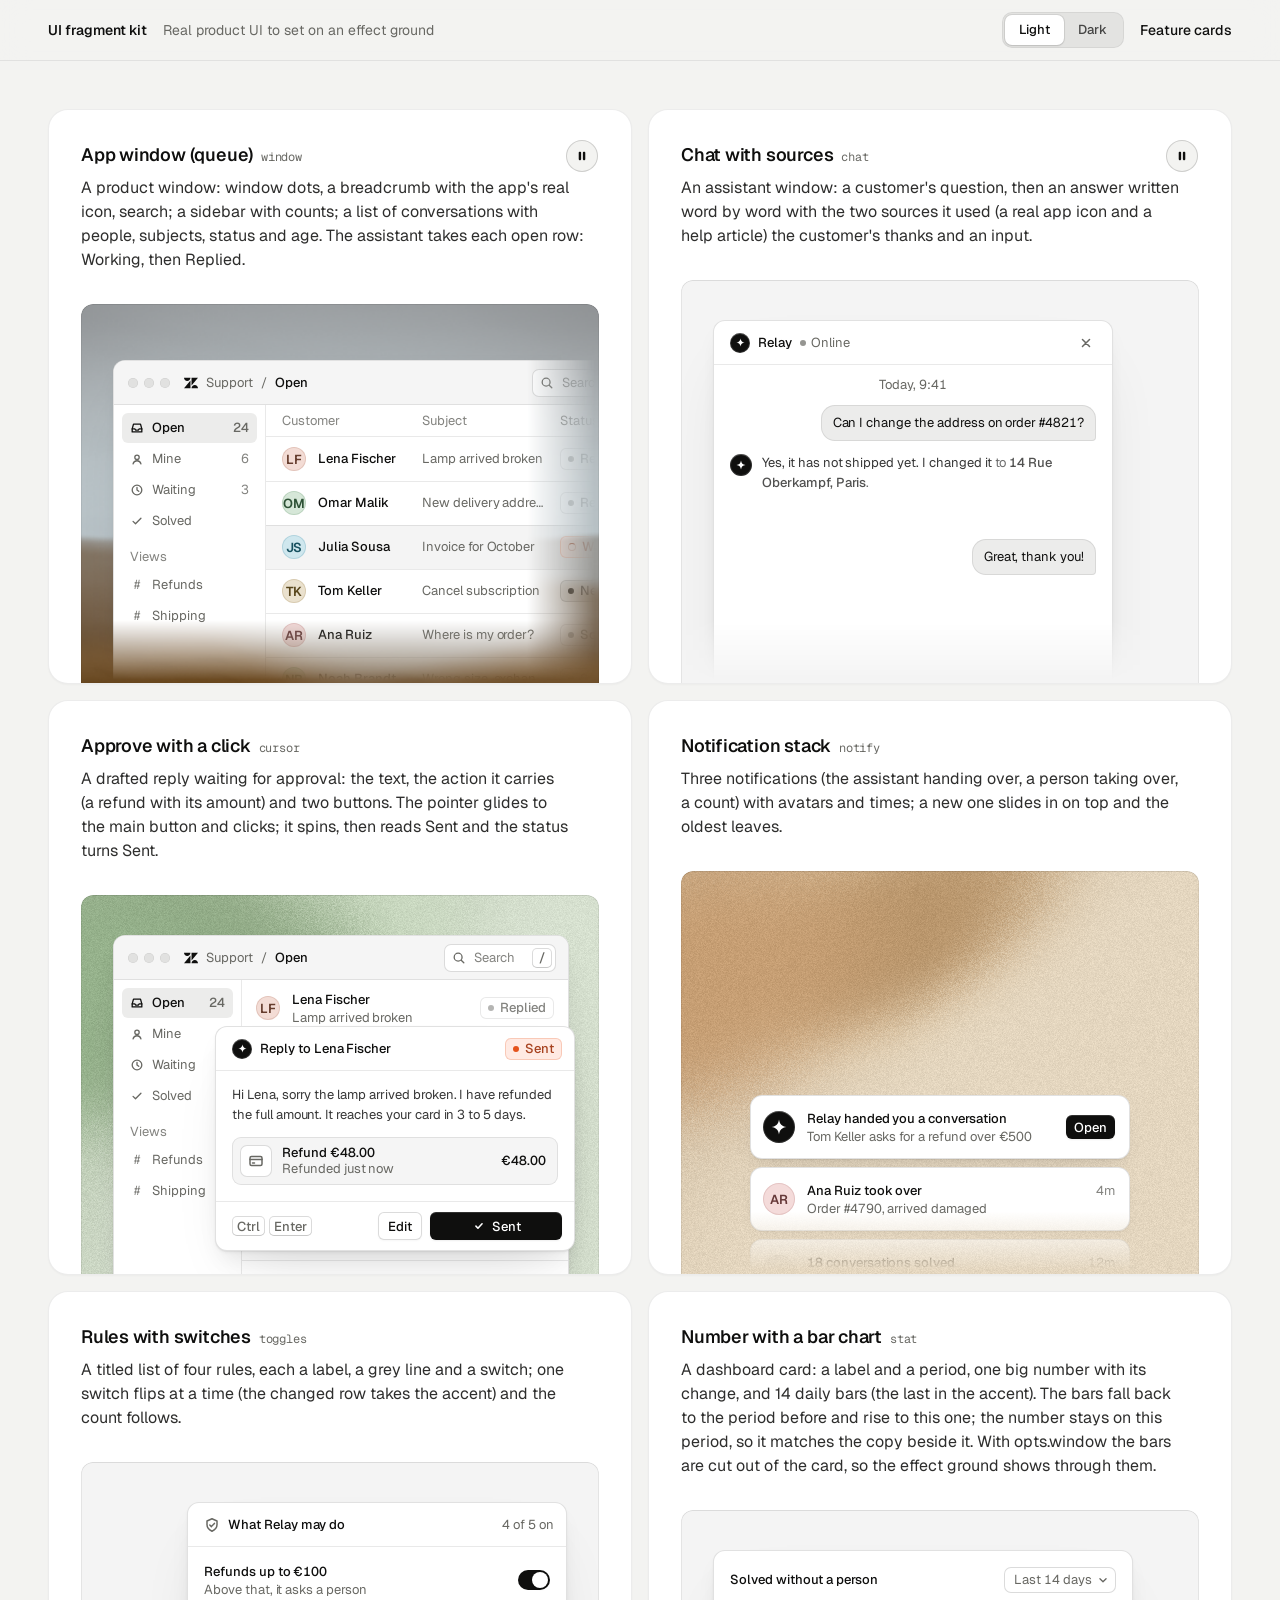
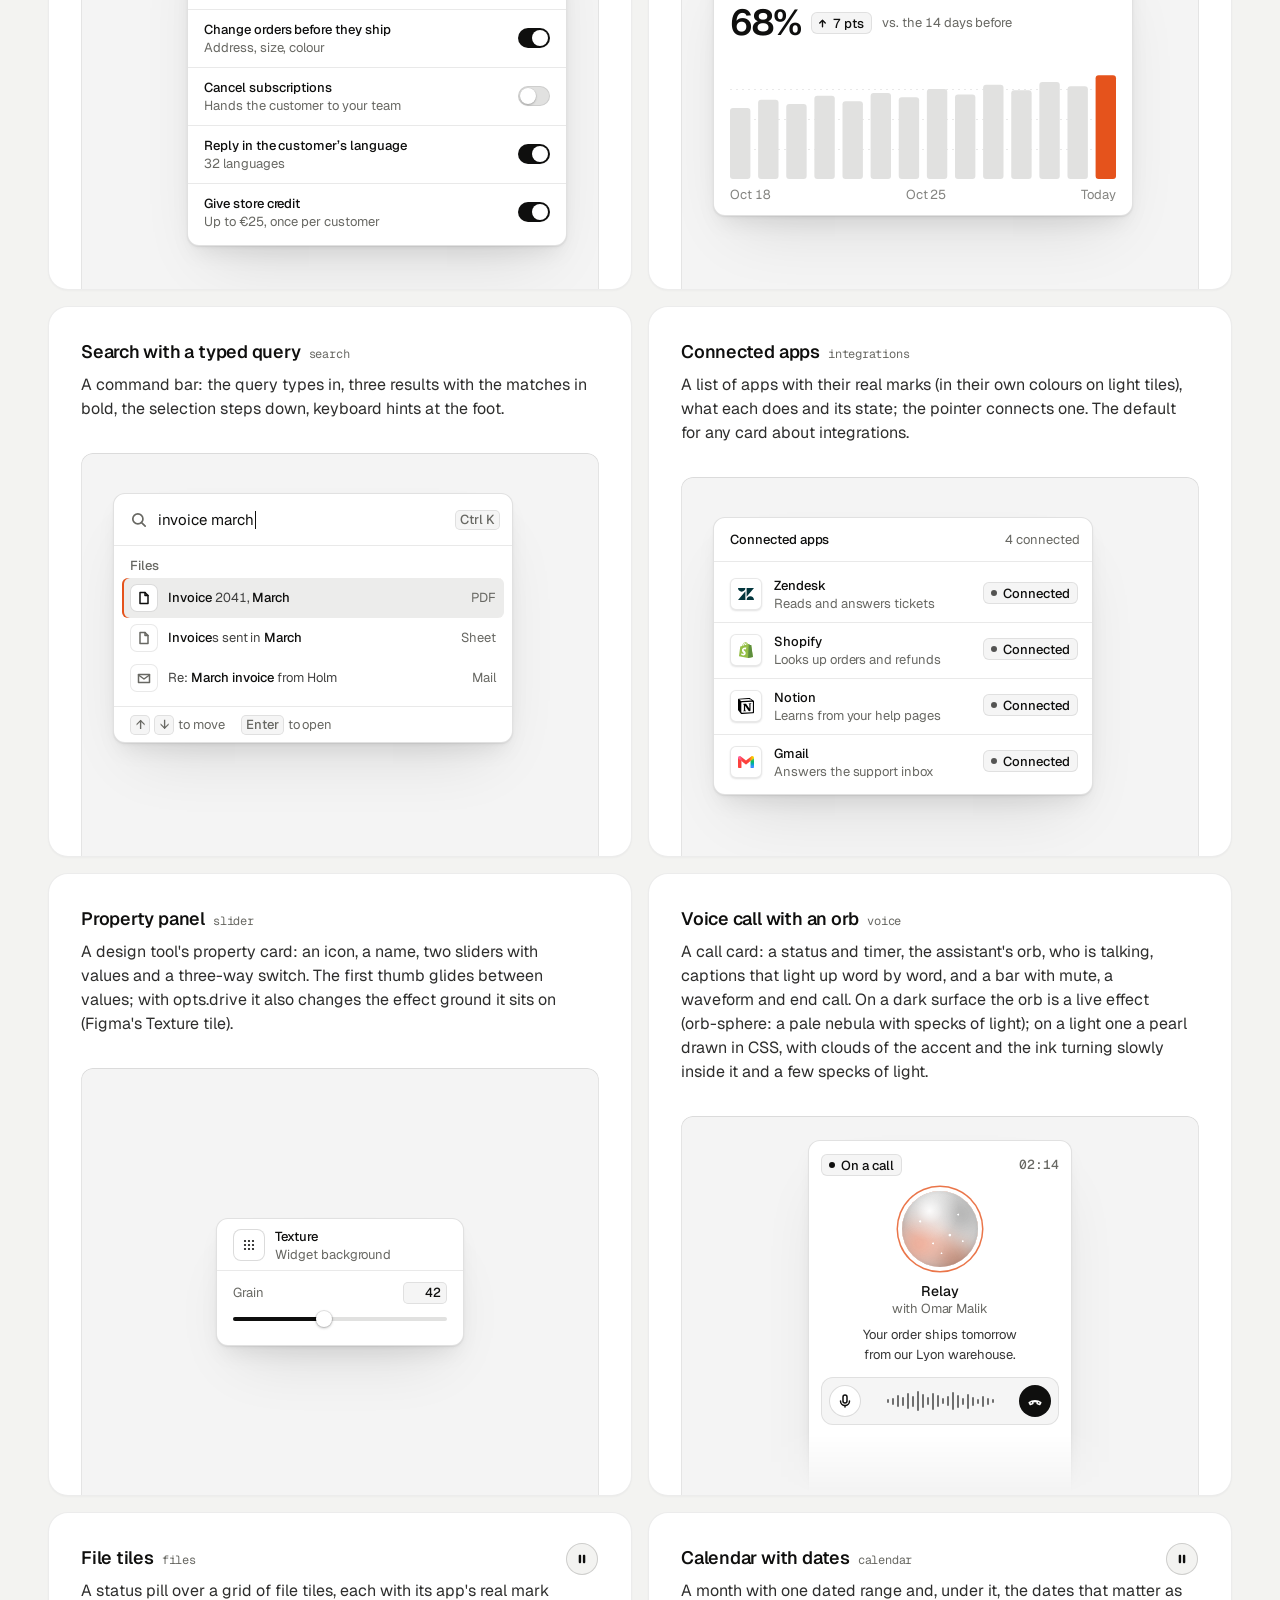
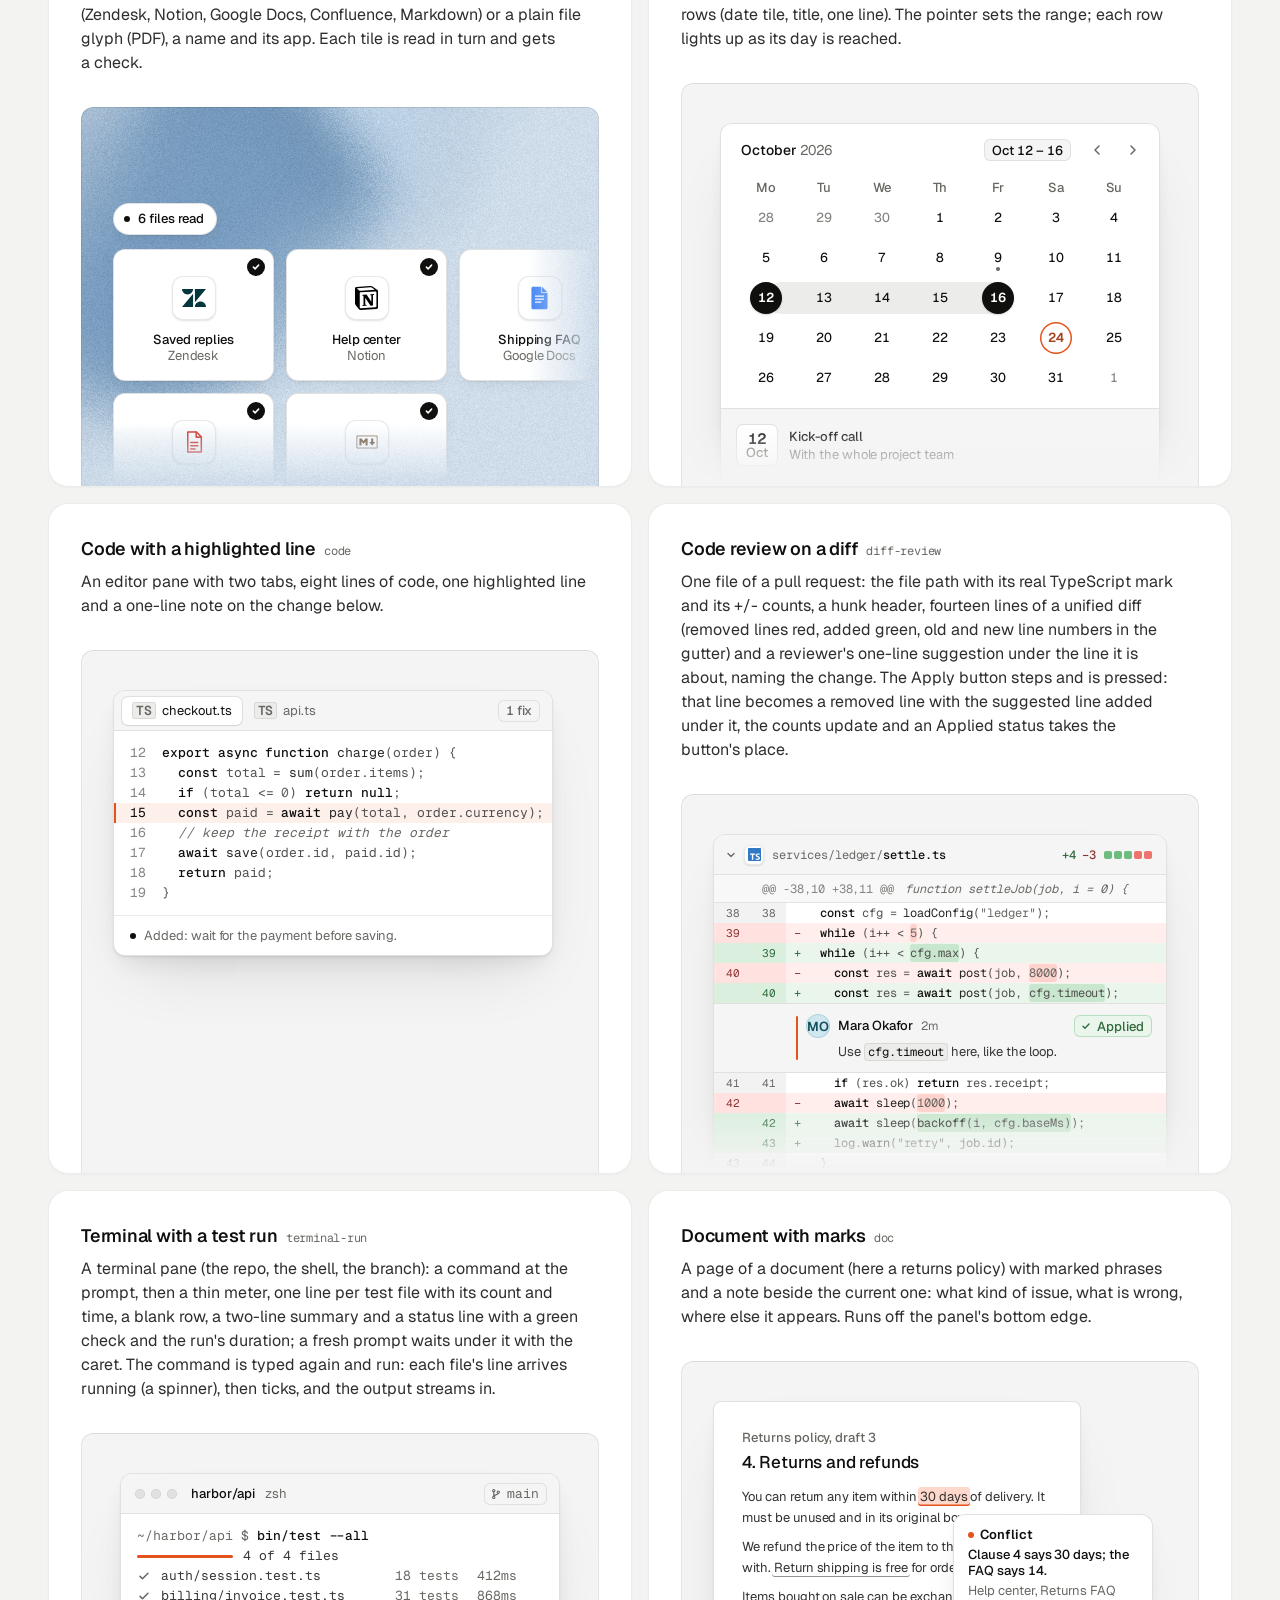
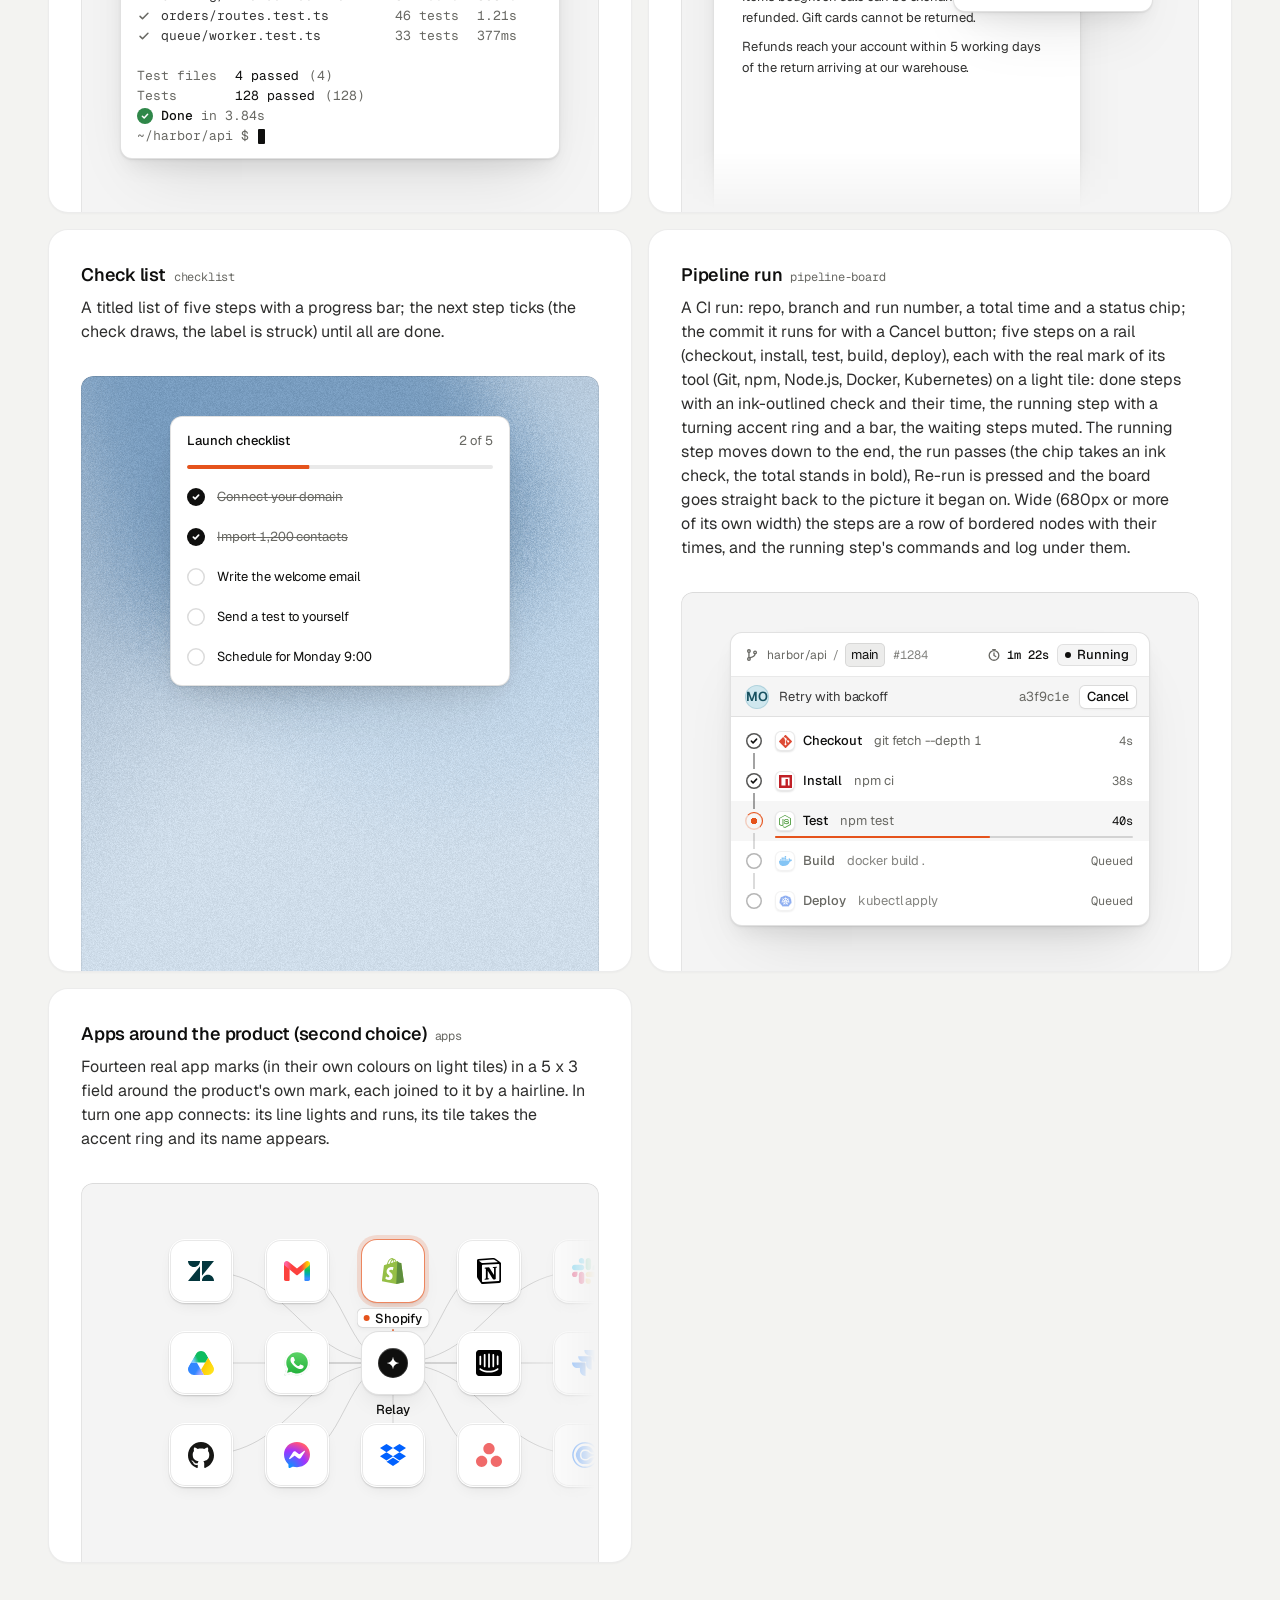
<file: website/assets/ui/index.html>
<!doctype html>
<html lang="en" data-theme="light">
<head>
<script>window.__tpGlMax = 16;   /* a gallery shows many live effects at once; a page of a site keeps the default 4 (fx.js) */</script>
<meta charset="utf-8">
<meta name="viewport" content="width=device-width, initial-scale=1">
<title>UI fragment kit</title>
<meta name="description" content="Nineteen pieces of real product UI from the taste-skill kit, each on an effect ground in a feature card.">
<link rel="preconnect" href="https://fonts.googleapis.com">
<link rel="preconnect" href="https://fonts.gstatic.com" crossorigin>
<link href="https://fonts.googleapis.com/css2?family=Geist:wght@300..700&family=Geist+Mono:wght@400;500&display=swap" rel="stylesheet">
<link rel="stylesheet" href="base.css">
<link rel="stylesheet" href="cards.css">
<style>
  :root { --font-text: "Geist", system-ui, sans-serif; --font-display: "Geist", system-ui, sans-serif; --font-mono: "Geist Mono", ui-monospace, monospace; }
  [data-theme="light"] { --bg: #f3f3f1; --card: #ffffff; --ink: #0f0f0e; --muted: #686863; --accent: #e5531c; --accent-ink: #ffffff; --g-bg: #e9e8e4; --g-surface: #f6f5f2; --frag: #ffffff; --warm: #c9a679; }
  [data-theme="dark"] { --bg: #070708; --card: #151517; --ink: #f2f2ef; --muted: #8f9094; --accent: #ff7a3c; --accent-ink: #120c08; --g-bg: #0e0e10; --g-surface: #1b1c1f; --frag: #1c1d20; --warm: #9c9689; }
  * { box-sizing: border-box; }
  html, body { margin: 0; }
  body { font-family: var(--font-text); background: var(--bg); color: var(--ink); -webkit-font-smoothing: antialiased; }
  .panel { --fx-bg: var(--g-bg); --fx-surface: var(--g-surface); --fx-ink: var(--ink); --fx-muted: var(--muted); --fx-accent: var(--hue, var(--warm)); --fx-accent-ink: var(--accent-ink); --calm: var(--g-bg); --p-h: 380px; }
  .top { position: sticky; top: 0; z-index: 20; background: color-mix(in oklab, var(--bg) 86%, transparent); backdrop-filter: blur(14px); -webkit-backdrop-filter: blur(14px); border-bottom: 1px solid color-mix(in oklab, var(--ink) 8%, transparent); }
  .top__in { max-width: 1232px; margin: 0 auto; padding: 0 24px; height: 60px; display: flex; align-items: center; gap: 16px; font-size: 14px; line-height: 20px; }
  .top__in strong { font-weight: 560; }
  .top__in > span { color: var(--muted); }
  .sp { flex: 1; }
  .seg { display: inline-flex; padding: 3px; border-radius: 10px; background: color-mix(in oklab, var(--ink) 6%, var(--bg)); box-shadow: inset 0 0 0 1px color-mix(in oklab, var(--ink) 6%, transparent); }
  .seg button { font: inherit; font-size: 13px; font-weight: 500; border: 0; background: none; color: color-mix(in oklab, var(--ink) 72%, var(--bg)); height: 30px; padding: 0 14px; border-radius: 7px; cursor: pointer; }
  .seg button[aria-pressed="true"] { background: var(--card); color: var(--ink); box-shadow: 0 0 0 1px color-mix(in oklab, var(--ink) 8%, transparent), 0 1px 2px rgb(0 0 0 / .1); }
  .top__in a { color: var(--ink); text-decoration: none; font-weight: 500; }
  main { max-width: 1232px; margin: 0 auto; padding: 48px 24px 96px; }
  .grid { display: grid; grid-template-columns: repeat(2, minmax(0, 1fr)); gap: 16px; }
  .card > h3 code { font: 400 12px/16px var(--font-mono); color: var(--muted); margin-left: 8px; }
  @media (max-width: 860px) { .grid { grid-template-columns: minmax(0, 1fr); } }
  @media (max-width: 600px) { main { padding: 24px 16px 64px; } .top__in { padding: 0 16px; } .top__in > span { display: none; } .panel { --p-h: 340px; } }
</style>
</head>
<body>
<header class="top">
  <div class="top__in">
    <strong>UI fragment kit</strong><span>Real product UI to set on an effect ground</span>
    <span class="sp"></span>
    <div class="seg" role="group" aria-label="Theme"><button type="button" data-mode="light" aria-pressed="true">Light</button><button type="button" data-mode="dark" aria-pressed="false">Dark</button></div>
    <a href="cards.html">Feature cards</a>
  </div>
</header>
<main><div class="grid" id="grid"></div></main>

<script type="module">
  import fx from '../effects/fx.js';
  import ui from './ui.js';
  const index = await fetch('index.json').then(r => r.json());
  // where each one sits, as its meta.json says: anchored at a corner or rising from the bottom and cut by
  // the panel's edge, or whole with 24px or more of ground round it; a fade only where an edge cuts it.
  // Only the compact slider sits in the calm middle (Figma's Texture tile); the cursor dialog is shown
  // where it belongs, over the lower-right edge of a window. [class, fade, style, opts]
  const PLACE = {
    window: ['at-corner', 'stage--fade-br', '--ay:56px'],
    chat: ['at-rise to-edge', 'stage--fade-b'],
    cursor: ['at-over', '', '--bx:24px;--by:24px'],
    notify: ['at-rise fit', 'stage--fade-b', '--ay:calc(100% - 180px);--ay-sm:calc(100% - 180px);--fit-max:380px'],
    toggles: ['at-right', ''],
    stat: ['at-corner', ''],
    search: ['at-corner', ''],
    integrations: ['at-corner', ''],
    slider: ['at-center', '', '', '{"compact":true,"drive":{"param":"grain","min":0.15,"max":0.95}}'],
    voice: ['at-rise to-edge fit', 'stage--fade-b', '--ax:max(24px, 50% - 132px);--ay:24px;--fit-max:264px'],
    files: ['at-corner wide', 'stage--fade-br', '--w:680px;--ay:96px'],
    calendar: ['at-rise fit', 'stage--fade-b', '--fit-max:440px'],
    code: ['at-corner', ''],
    'diff-review': ['at-corner fit', 'stage--fade-b', '--fit-max:480px'],
    'terminal-run': ['at-rise fit', '', '--fit-max:440px'],
    'pipeline-board': ['at-rise fit', '', '--fit-max:420px'],
    doc: ['at-corner to-edge', 'stage--fade-b'],
    checklist: ['at-rise fit', '', '--fit-max:340px'],
    apps: ['at-corner wide', 'stage--fade-br', '--w:560px;--ay:48px'],
  };
  // grounds behind UI are soft lit fields (never a line or dot pattern), on both themes: the bright
  // picture behind dark UI on the dark page, a clear step darker than white UI on the light page
  // the painting stays abstract (a mist over warm sand, level, fully soft) and shows once on the page
  const PAINT = ['painterly-landscape', { blur: 1, brush: 0.35, slope: 0, hillY: 0.3, horizon: 0.62, calm: 0.2, calmX: 0.6, calmY: 0.8, drift: 0, side: 1 }, '{"bg":"#a3b0b6","accent":"#c49a6c"}'];
  const GRAIN = ['grain-gradient', { speed: 0, grainMotion: 0, calm: 0.2, calmX: 0.5, calmY: 0.6, tint: 0.6, contrast: 0.6 }, '{"bg":"#d9ccb7","surface":"#e9e0d2","ink":"#2a2622","muted":"#6f675c","accent":"#a8794a"}'];
  const SKY = [GRAIN[0], GRAIN[1], '{"bg":"#c6d3df","surface":"#d6e0e9","ink":"#25303a","muted":"#5d6873","accent":"#3f6a92"}'];
  const SAGE = [GRAIN[0], GRAIN[1], '{"bg":"#cdd6c6","surface":"#dce3d6","ink":"#262d24","muted":"#5f6a5a","accent":"#6c8e63"}'];
  const GROUND = (m, i) => (m.name === 'slider' ? GRAIN : i === 0 ? PAINT : [GRAIN, SKY, SAGE][i % 3]);
  const q = new URLSearchParams(location.search);
  const grid = document.getElementById('grid');
  grid.innerHTML = index.fragments.map((m, i) => {
    const [at, fade, extra = '', opts = ''] = PLACE[m.name] || ['at-corner', 'stage--fade-br'];
    const [id, params, pal] = GROUND(m, i);
    const w = at === 'at-center' ? '' : ` style="--ax:32px;--ay:40px;${extra}"`;
    const o = opts ? ` data-ui-opts='${opts}'` : '';
    // the cursor is a dialog over a window's edge: the window under it holds still
    const under = m.name === 'cursor' ? `<div class="at-corner" style="--ax:32px;--ay:40px" data-ui-load="window" data-ui-opts='{"compact":true}' data-ui-still></div>` : '';
    return `<article class="card card--row"><h3>${m.title}<code>${m.name}</code></h3><p>${m.shows}</p>
      <div class="panel" data-fx="${id}" data-fx-seed="${(i + 1) * 17}" data-fx-params='${JSON.stringify(params)}' data-fx-palette='${pal}' style="--calm-k:0%">
        <div class="stage ${fade}">${under}<div class="${at}"${w}${o} data-ui-load="${m.name}"></div></div></div></article>`;
  }).join('');
  function setMode(mode) {
    document.documentElement.dataset.theme = mode;
    document.querySelectorAll('.seg button').forEach(b => b.setAttribute('aria-pressed', String(b.dataset.mode === mode)));
  }
  setMode(q.get('mode') === 'dark' ? 'dark' : 'light');
  if (q.has('t')) fx.setClock(+q.get('t'));
  // each ground is drawn once near the screen and kept as a picture (its WebGL context freed), so nineteen
  // panels need one or two contexts, not nineteen
  await Promise.all([ui.loadAll(grid), ui.grounds(grid, fx)]);
  document.documentElement.dataset.ready = '1';
  document.querySelectorAll('.seg button').forEach(b => b.addEventListener('click', async () => {
    setMode(b.dataset.mode);
    for (const el of grid.querySelectorAll('[data-ui]')) el.__ui?.repaint?.();
    await ui.grounds(grid, fx);
  }));
</script>
</body>
</html>
</file>
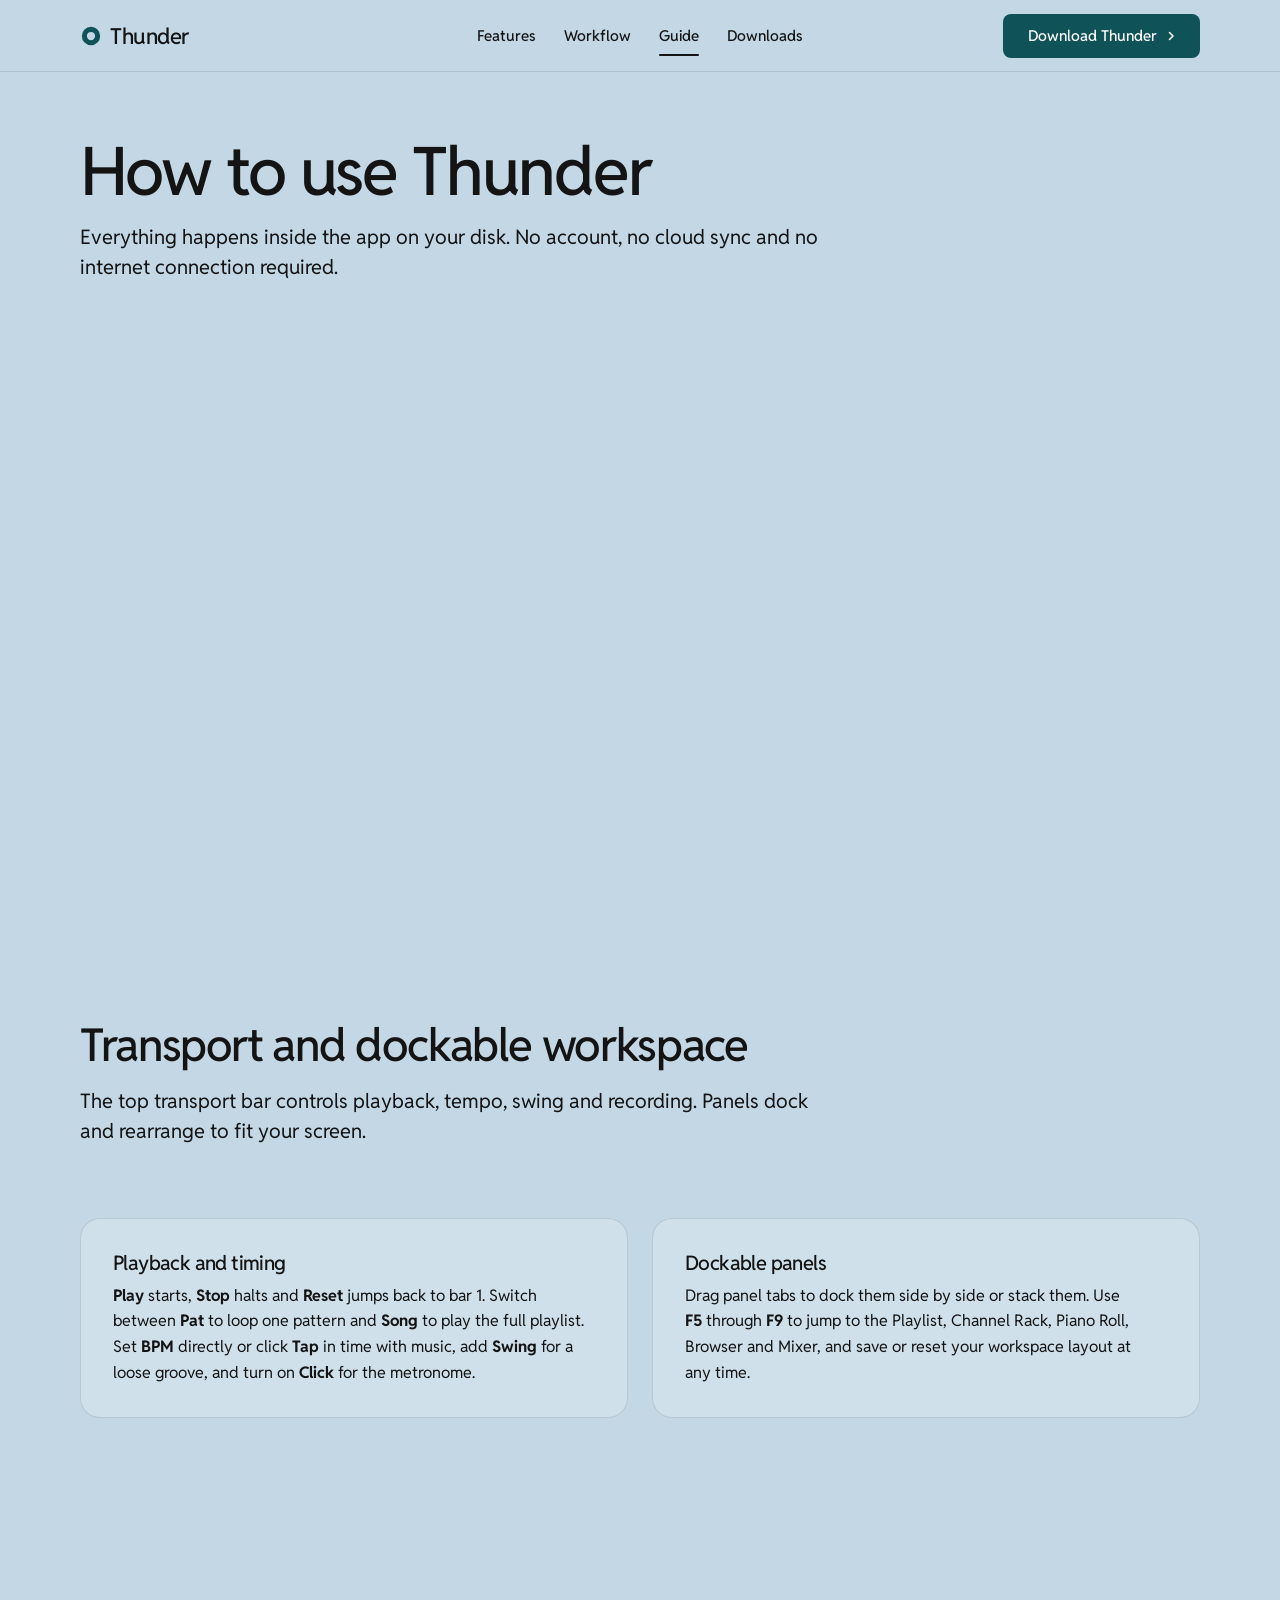
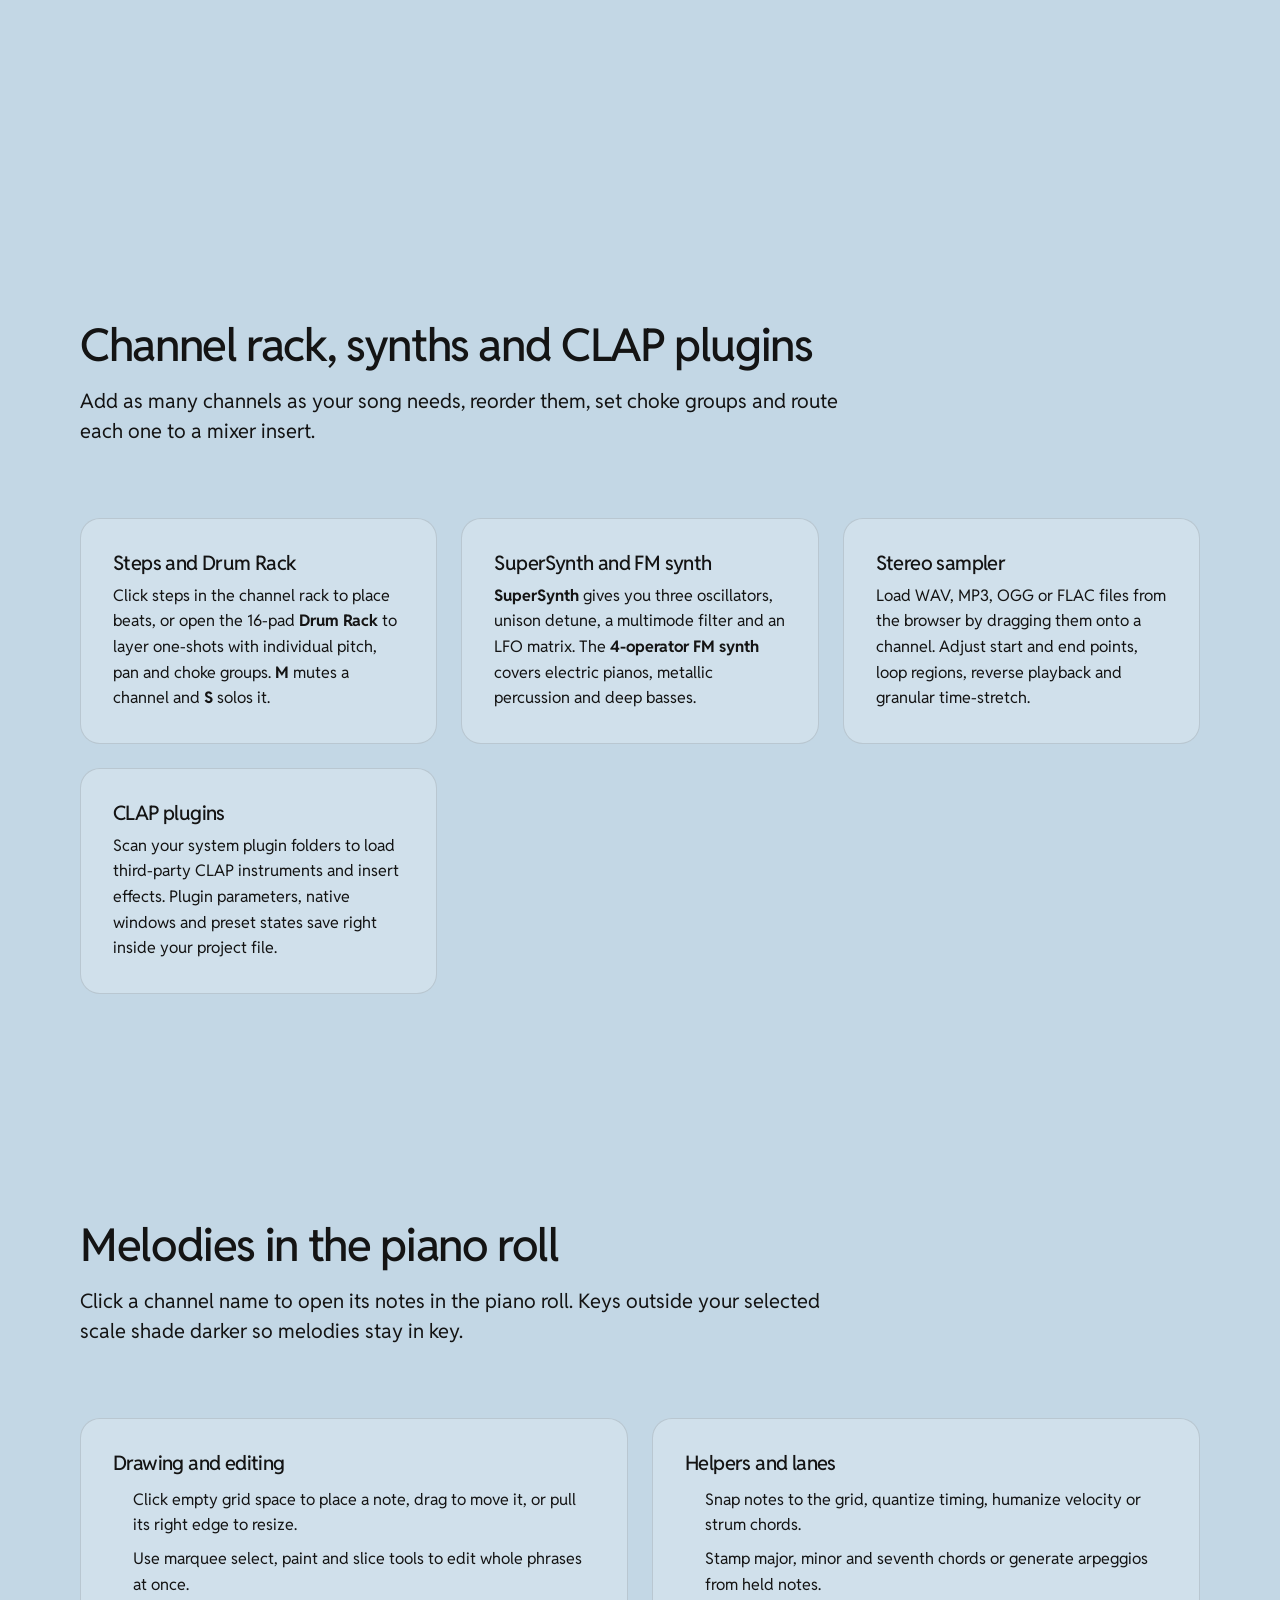
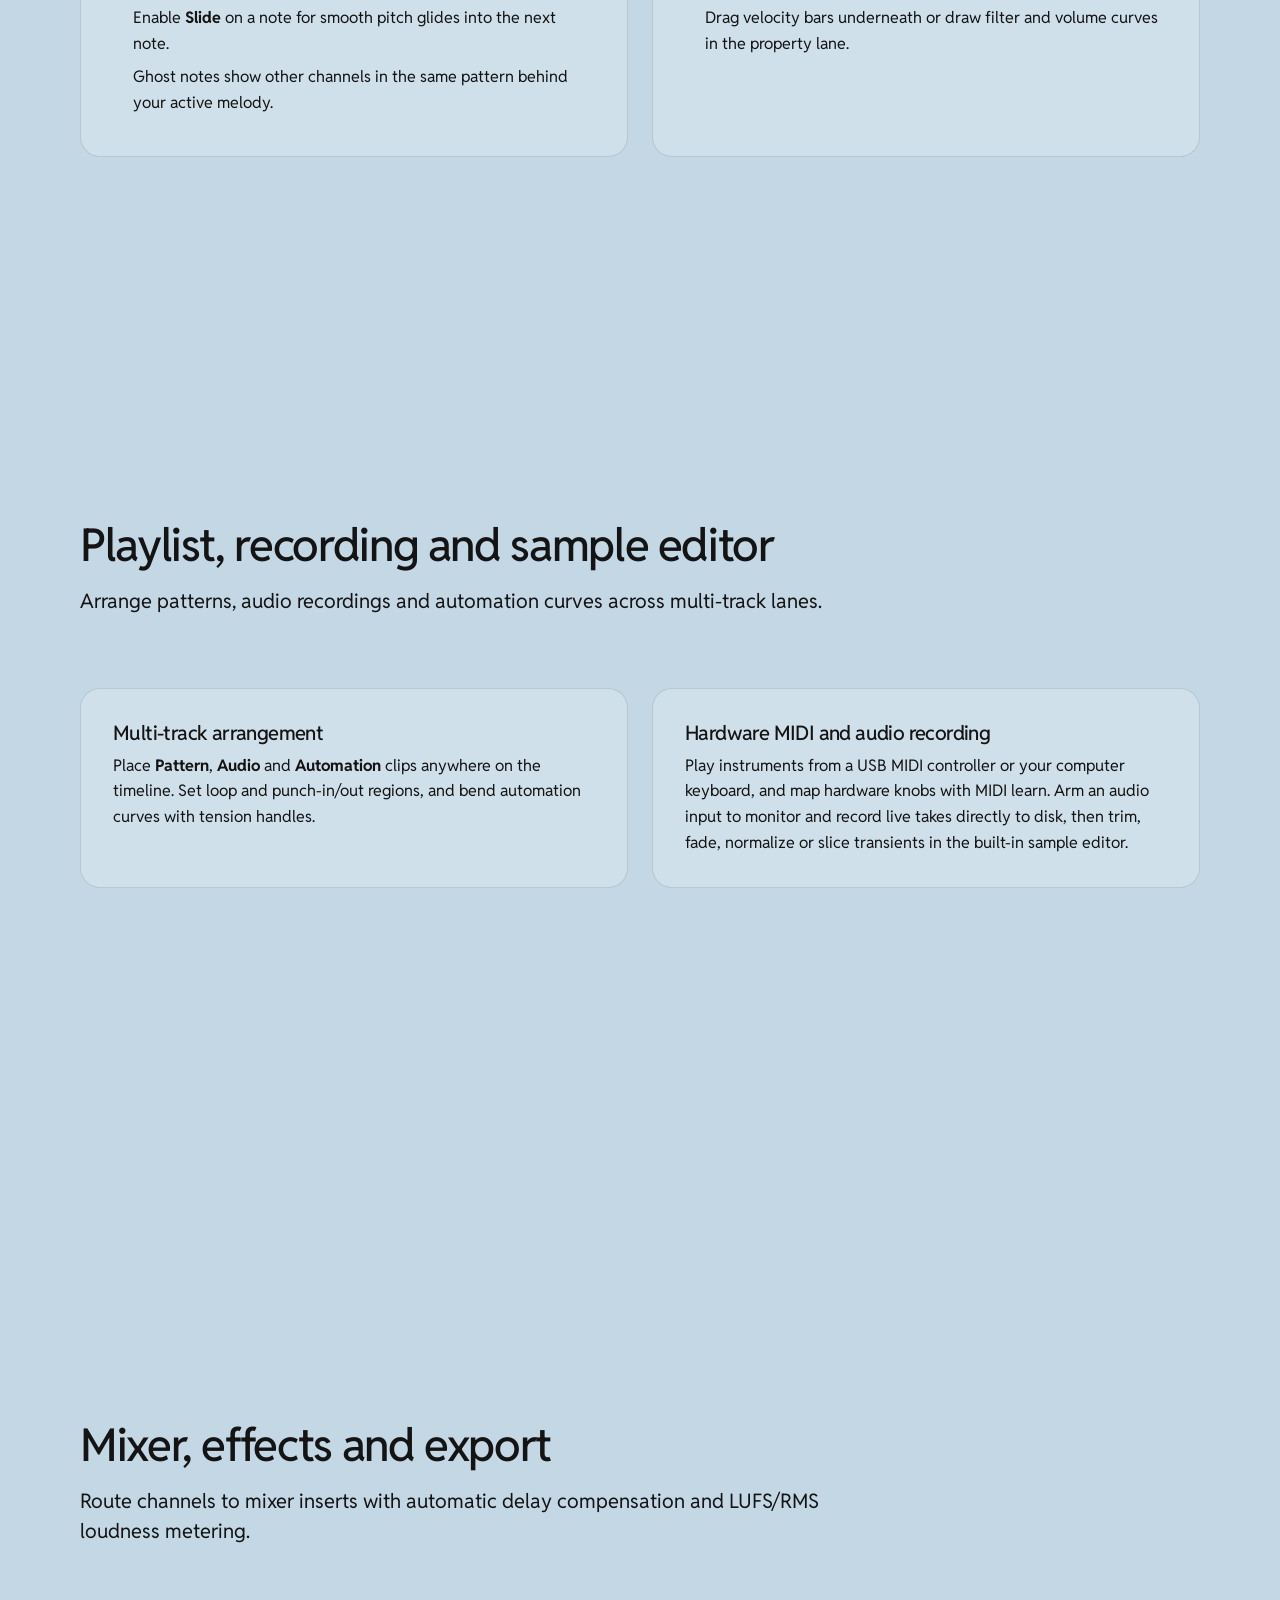
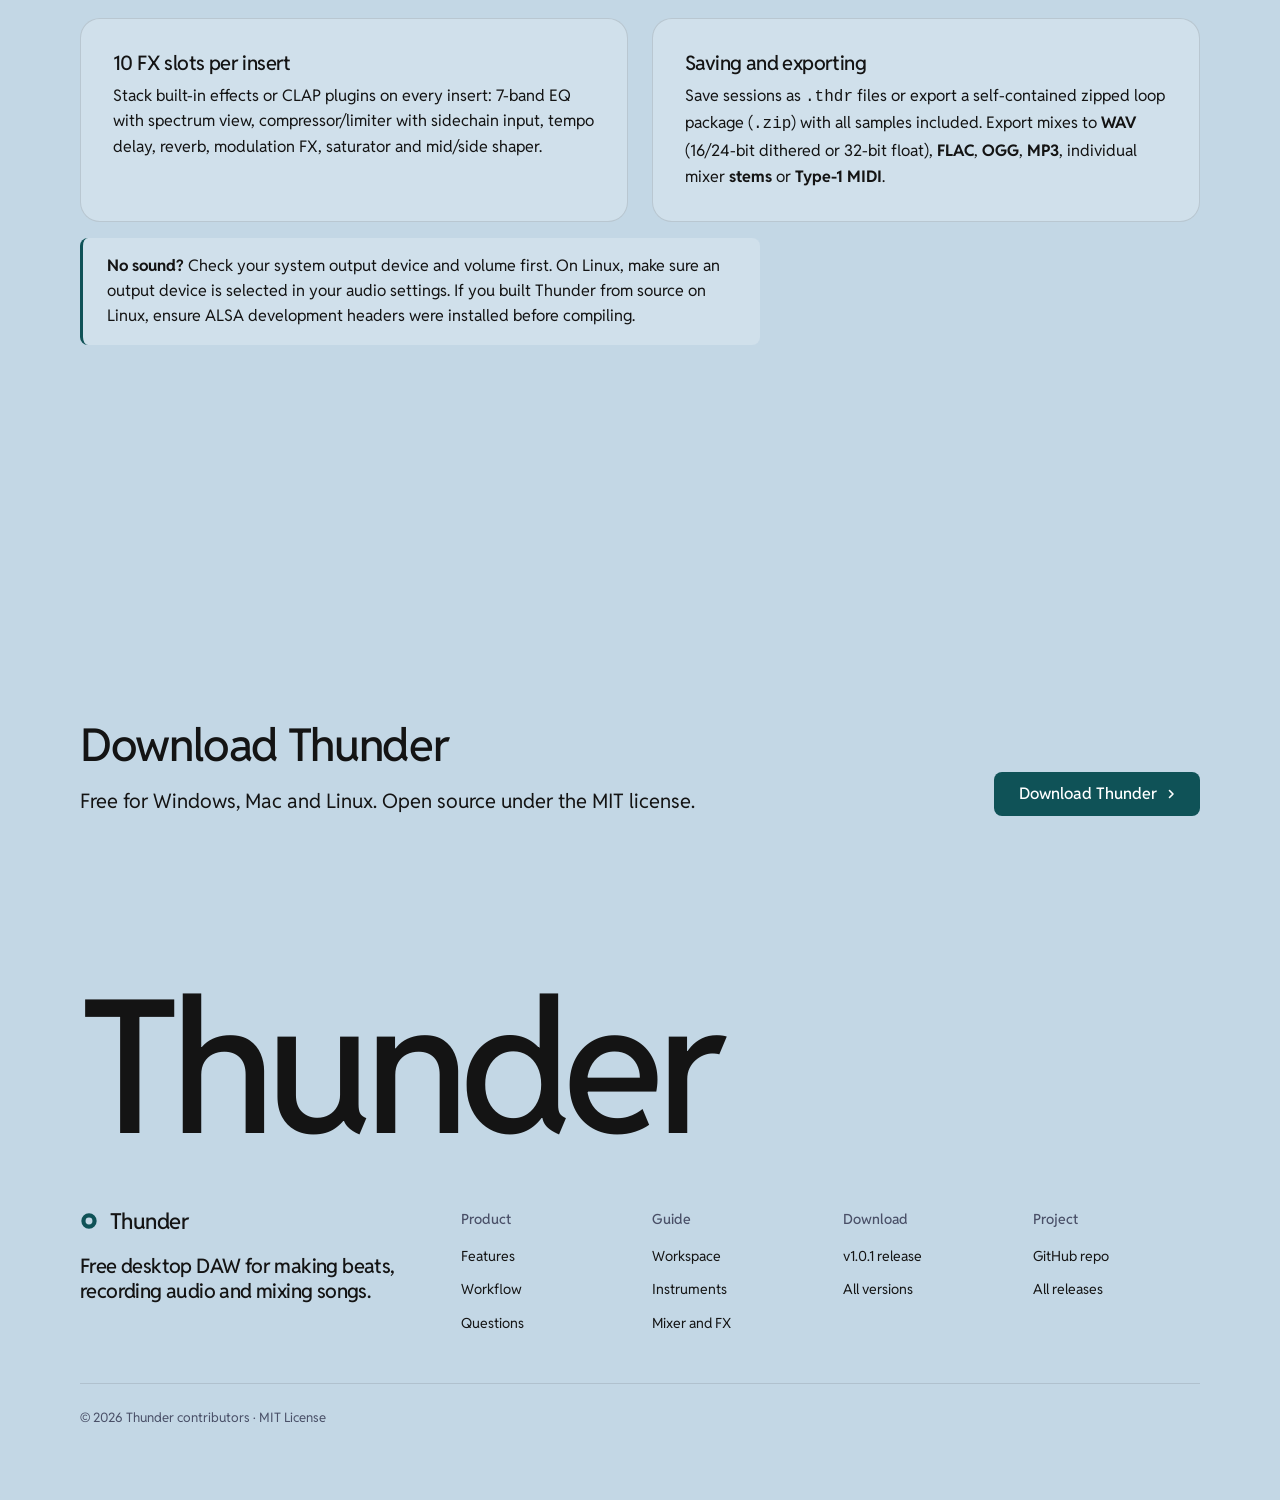
<file: website/docs.html>
<!doctype html>
<html lang="en" data-type="software" data-radius="soft" data-ground="sand" data-buttons="arrow" data-motion>
<head>
<meta charset="utf-8">
<meta name="viewport" content="width=device-width, initial-scale=1, viewport-fit=cover">
<title>Thunder: how to use it</title>
<meta name="description" content="A plain guide to making beats, recording audio, using synths and CLAP plugins, mixing and exporting in Thunder.">
<meta property="og:type" content="website">
<meta property="og:title" content="Thunder: how to use it">
<meta property="og:description" content="A plain guide to making beats, recording audio, mixing and exporting in Thunder.">
<meta name="theme-color" content="#c3d7e5">
<meta name="site-kind" content="software">
<meta name="page-type" content="software">
<link rel="preconnect" href="https://fonts.googleapis.com">
<link rel="preconnect" href="https://fonts.gstatic.com" crossorigin>
<link href="https://fonts.googleapis.com/css2?family=Reddit+Sans:wght@400..700&family=JetBrains+Mono:wght@400..500&display=swap" rel="stylesheet">
<link rel="stylesheet" href="assets/system.css">
<link rel="stylesheet" href="assets/ui/cards.css">
<link rel="stylesheet" href="assets/motion/motion.css">
<link rel="stylesheet" href="assets/layout/layout.css">
<style>
:root {
  --p-bg: #c3d7e5; --p-surface: #d0e0eb; --p-ink: #141414; --p-muted: #4a5068;
  --p-accent: #0f5257; --p-accent-ink: #ffffff; --p-action: #0f5257; --p-action-ink: #ffffff;
  --p-inv-bg: #141414; --p-inv-surface: #1e1f20; --p-inv-ink: #c3d7e5; --p-inv-muted: #808b94;
  --p-inv-accent: #c3d7e5; --p-inv-accent-ink: #141414; --p-inv-action: #c3d7e5; --p-inv-action-ink: #141414;
  --font-display: "Reddit Sans", system-ui, sans-serif;
  --font-text: "Reddit Sans", system-ui, sans-serif;
  --font-mono: "JetBrains Mono", ui-monospace, "SFMono-Regular", Menlo, Consolas, monospace;
  --display-weight: 500;
  --display-tracking: -0.03em;
  --display-tracking-xl: -0.04em;
}
main > section { height: auto; min-height: 0; padding-top: var(--s-7); padding-bottom: var(--s-7); }
main > section:first-child { padding-top: calc(var(--nav) + var(--s-8)); }
.doc-grid { display: grid; grid-template-columns: repeat(auto-fit, minmax(280px, 1fr)); gap: var(--s-5); margin-top: var(--s-5); }
.doc-card { background: var(--p-surface); border: 1px solid rgba(20, 20, 20, 0.12); border-radius: var(--r-lg); padding: var(--s-6); }
.doc-card h3 { margin: 0 0 var(--s-2); font-size: var(--t-card); }
.doc-card p, .doc-card li { color: var(--p-ink); font-size: var(--t-body); line-height: 1.6; }
.doc-card ul { margin: var(--s-3) 0 0; padding-left: 1.25rem; }
.doc-card li { margin: var(--s-2) 0; }
.doc-note { margin-top: var(--s-4); padding: var(--s-4) var(--s-5); background: var(--p-surface); border-left: 3px solid var(--p-accent); border-radius: var(--r-sm); max-width: 68ch; }
</style>
<script>document.documentElement.classList.add('m-enter');setTimeout(()=>document.documentElement.classList.add('m-enter-done'),700)</script>
</head>
<body>
<header class="nav nav--centre">
  <div class="wrap nav__bar">
    <a class="skip-link" href="#top">Skip to content</a>
    <a class="nav__logo" href="index.html"><span class="mark" data-mark="ring" aria-hidden="true"></span>Thunder</a>
    <nav class="nav__links" aria-label="Main">
      <div class="nav__item"><a class="nav__link" href="index.html#features">Features</a></div>
      <div class="nav__item"><a class="nav__link" href="index.html#workflow">Workflow</a></div>
      <div class="nav__item"><a class="nav__link" href="docs.html" aria-current="page">Guide</a></div>
      <div class="nav__item"><a class="nav__link" href="releases.html">Downloads</a></div>
    </nav>
    <div class="nav__actions">
      <a class="btn btn--primary" href="releases.html">Download Thunder<svg class="m-arrow" viewBox="0 0 12 12" aria-hidden="true"><path class="m-arrow__stem" d="M1 6h8"/><path class="m-arrow__head" d="M4.5 2.5 8 6l-3.5 3.5"/></svg></a>
    </div>
    <button class="nav__toggle" type="button" aria-expanded="false" aria-label="Menu">
      <svg width="18" height="18" viewBox="0 0 18 18" aria-hidden="true"><path d="M2 5h14M2 13h14" stroke="currentColor" stroke-width="1.6" stroke-linecap="round"/></svg>
    </button>
  </div>
</header>

<main id="top">
  <section class="section" aria-labelledby="guide-h">
    <div class="wrap">
      <div class="section-head">
        <h1 id="guide-h">How to use Thunder</h1>
        <p class="t-lead">Everything happens inside the app on your disk. No account, no cloud sync and no internet connection required.</p>
      </div>
    </div>
  </section>

  <section class="section" id="workspace" aria-labelledby="workspace-h">
    <div class="wrap">
      <div class="section-head">
        <h2 id="workspace-h">Transport and dockable workspace</h2>
        <p>The top transport bar controls playback, tempo, swing and recording. Panels dock and rearrange to fit your screen.</p>
      </div>
      <div class="doc-grid">
        <article class="doc-card">
          <h3>Playback and timing</h3>
          <p><strong>Play</strong> starts, <strong>Stop</strong> halts and <strong>Reset</strong> jumps back to bar 1. Switch between <strong>Pat</strong> to loop one pattern and <strong>Song</strong> to play the full playlist. Set <strong>BPM</strong> directly or click <strong>Tap</strong> in time with music, add <strong>Swing</strong> for a loose groove, and turn on <strong>Click</strong> for the metronome.</p>
        </article>
        <article class="doc-card">
          <h3>Dockable panels</h3>
          <p>Drag panel tabs to dock them side by side or stack them. Use <strong>F5</strong> through <strong>F9</strong> to jump to the Playlist, Channel Rack, Piano Roll, Browser and Mixer, and save or reset your workspace layout at any time.</p>
        </article>
      </div>
    </div>
  </section>

  <section class="section" id="instruments" aria-labelledby="instruments-h">
    <div class="wrap">
      <div class="section-head">
        <h2 id="instruments-h">Channel rack, synths and CLAP plugins</h2>
        <p>Add as many channels as your song needs, reorder them, set choke groups and route each one to a mixer insert.</p>
      </div>
      <div class="doc-grid">
        <article class="doc-card">
          <h3>Steps and Drum Rack</h3>
          <p>Click steps in the channel rack to place beats, or open the 16-pad <strong>Drum Rack</strong> to layer one-shots with individual pitch, pan and choke groups. <strong>M</strong> mutes a channel and <strong>S</strong> solos it.</p>
        </article>
        <article class="doc-card">
          <h3>SuperSynth and FM synth</h3>
          <p><strong>SuperSynth</strong> gives you three oscillators, unison detune, a multimode filter and an LFO matrix. The <strong>4-operator FM synth</strong> covers electric pianos, metallic percussion and deep basses.</p>
        </article>
        <article class="doc-card">
          <h3>Stereo sampler</h3>
          <p>Load WAV, MP3, OGG or FLAC files from the browser by dragging them onto a channel. Adjust start and end points, loop regions, reverse playback and granular time-stretch.</p>
        </article>
        <article class="doc-card">
          <h3>CLAP plugins</h3>
          <p>Scan your system plugin folders to load third-party CLAP instruments and insert effects. Plugin parameters, native windows and preset states save right inside your project file.</p>
        </article>
      </div>
    </div>
  </section>

  <section class="section" id="piano-roll" aria-labelledby="piano-h">
    <div class="wrap">
      <div class="section-head">
        <h2 id="piano-h">Melodies in the piano roll</h2>
        <p>Click a channel name to open its notes in the piano roll. Keys outside your selected scale shade darker so melodies stay in key.</p>
      </div>
      <div class="doc-grid">
        <article class="doc-card">
          <h3>Drawing and editing</h3>
          <ul>
            <li>Click empty grid space to place a note, drag to move it, or pull its right edge to resize.</li>
            <li>Use marquee select, paint and slice tools to edit whole phrases at once.</li>
            <li>Enable <strong>Slide</strong> on a note for smooth pitch glides into the next note.</li>
            <li>Ghost notes show other channels in the same pattern behind your active melody.</li>
          </ul>
        </article>
        <article class="doc-card">
          <h3>Helpers and lanes</h3>
          <ul>
            <li>Snap notes to the grid, quantize timing, humanize velocity or strum chords.</li>
            <li>Stamp major, minor and seventh chords or generate arpeggios from held notes.</li>
            <li>Drag velocity bars underneath or draw filter and volume curves in the property lane.</li>
          </ul>
        </article>
      </div>
    </div>
  </section>

  <section class="section" id="playlist" aria-labelledby="playlist-h">
    <div class="wrap">
      <div class="section-head">
        <h2 id="playlist-h">Playlist, recording and sample editor</h2>
        <p>Arrange patterns, audio recordings and automation curves across multi-track lanes.</p>
      </div>
      <div class="doc-grid">
        <article class="doc-card">
          <h3>Multi-track arrangement</h3>
          <p>Place <strong>Pattern</strong>, <strong>Audio</strong> and <strong>Automation</strong> clips anywhere on the timeline. Set loop and punch-in/out regions, and bend automation curves with tension handles.</p>
        </article>
        <article class="doc-card">
          <h3>Hardware MIDI and audio recording</h3>
          <p>Play instruments from a USB MIDI controller or your computer keyboard, and map hardware knobs with MIDI learn. Arm an audio input to monitor and record live takes directly to disk, then trim, fade, normalize or slice transients in the built-in sample editor.</p>
        </article>
      </div>
    </div>
  </section>

  <section class="section" id="mixer" aria-labelledby="mixer-h">
    <div class="wrap">
      <div class="section-head">
        <h2 id="mixer-h">Mixer, effects and export</h2>
        <p>Route channels to mixer inserts with automatic delay compensation and LUFS/RMS loudness metering.</p>
      </div>
      <div class="doc-grid">
        <article class="doc-card">
          <h3>10 FX slots per insert</h3>
          <p>Stack built-in effects or CLAP plugins on every insert: 7-band EQ with spectrum view, compressor/limiter with sidechain input, tempo delay, reverb, modulation FX, saturator and mid/side shaper.</p>
        </article>
        <article class="doc-card">
          <h3>Saving and exporting</h3>
          <p>Save sessions as <code>.thdr</code> files or export a self-contained zipped loop package (<code>.zip</code>) with all samples included. Export mixes to <strong>WAV</strong> (16/24-bit dithered or 32-bit float), <strong>FLAC</strong>, <strong>OGG</strong>, <strong>MP3</strong>, individual mixer <strong>stems</strong> or <strong>Type-1 MIDI</strong>.</p>
        </article>
      </div>
      <div class="doc-note">
        <strong>No sound?</strong> Check your system output device and volume first. On Linux, make sure an output device is selected in your audio settings. If you built Thunder from source on Linux, ensure ALSA development headers were installed before compiling.
      </div>
    </div>
  </section>
</main>

<footer class="footer closing" id="contact" aria-labelledby="close-h">
  <div class="wrap">
    <div class="closing__cta close--word">
      <div class="section-head--split">
        <div>
          <h2 id="close-h">Download Thunder</h2>
          <p class="t-lead">Free for Windows, Mac and Linux. Open source under the MIT license.</p>
        </div>
        <a class="btn btn--primary" href="releases.html">Download Thunder<svg class="m-arrow" viewBox="0 0 12 12" aria-hidden="true"><path class="m-arrow__stem" d="M1 6h8"/><path class="m-arrow__head" d="M4.5 2.5 8 6l-3.5 3.5"/></svg></a>
      </div>
      <p class="close__word" aria-hidden="true">Thunder</p>
    </div>
    <div class="closing__links">
      <div class="grid">
        <div class="span-4 stack-4">
          <a class="nav__logo" href="index.html"><span class="mark" data-mark="ring" aria-hidden="true"></span>Thunder</a>
          <p class="footer__lede">Free desktop DAW for making beats, recording audio and mixing songs.</p>
        </div>
        <div class="span-2 footer__col">
          <h3>Product</h3>
          <ul>
            <li><a href="index.html#features">Features</a></li>
            <li><a href="index.html#workflow">Workflow</a></li>
            <li><a href="index.html#faq">Questions</a></li>
          </ul>
        </div>
        <div class="span-2 footer__col">
          <h3>Guide</h3>
          <ul>
            <li><a href="docs.html#workspace">Workspace</a></li>
            <li><a href="docs.html#instruments">Instruments</a></li>
            <li><a href="docs.html#mixer">Mixer and FX</a></li>
          </ul>
        </div>
        <div class="span-2 footer__col">
          <h3>Download</h3>
          <ul>
            <li><a href="releases.html">v1.0.1 release</a></li>
            <li><a href="releases.html">All versions</a></li>
          </ul>
        </div>
        <div class="span-2 footer__col">
          <h3>Project</h3>
          <ul>
            <li><a href="https://github.com/cotanjant/thunder">GitHub repo</a></li>
            <li><a href="https://github.com/cotanjant/thunder/releases">All releases</a></li>
          </ul>
        </div>
      </div>
      <div class="footer__legal">
        <span>&copy; 2026 Thunder contributors · MIT License</span>
        <div class="socials"></div>
      </div>
    </div>
  </div>
</footer>

<script type="module" src="assets/system.js"></script>
<script type="module" src="assets/motion/motion.js"></script>
</body>
</html>
</file>
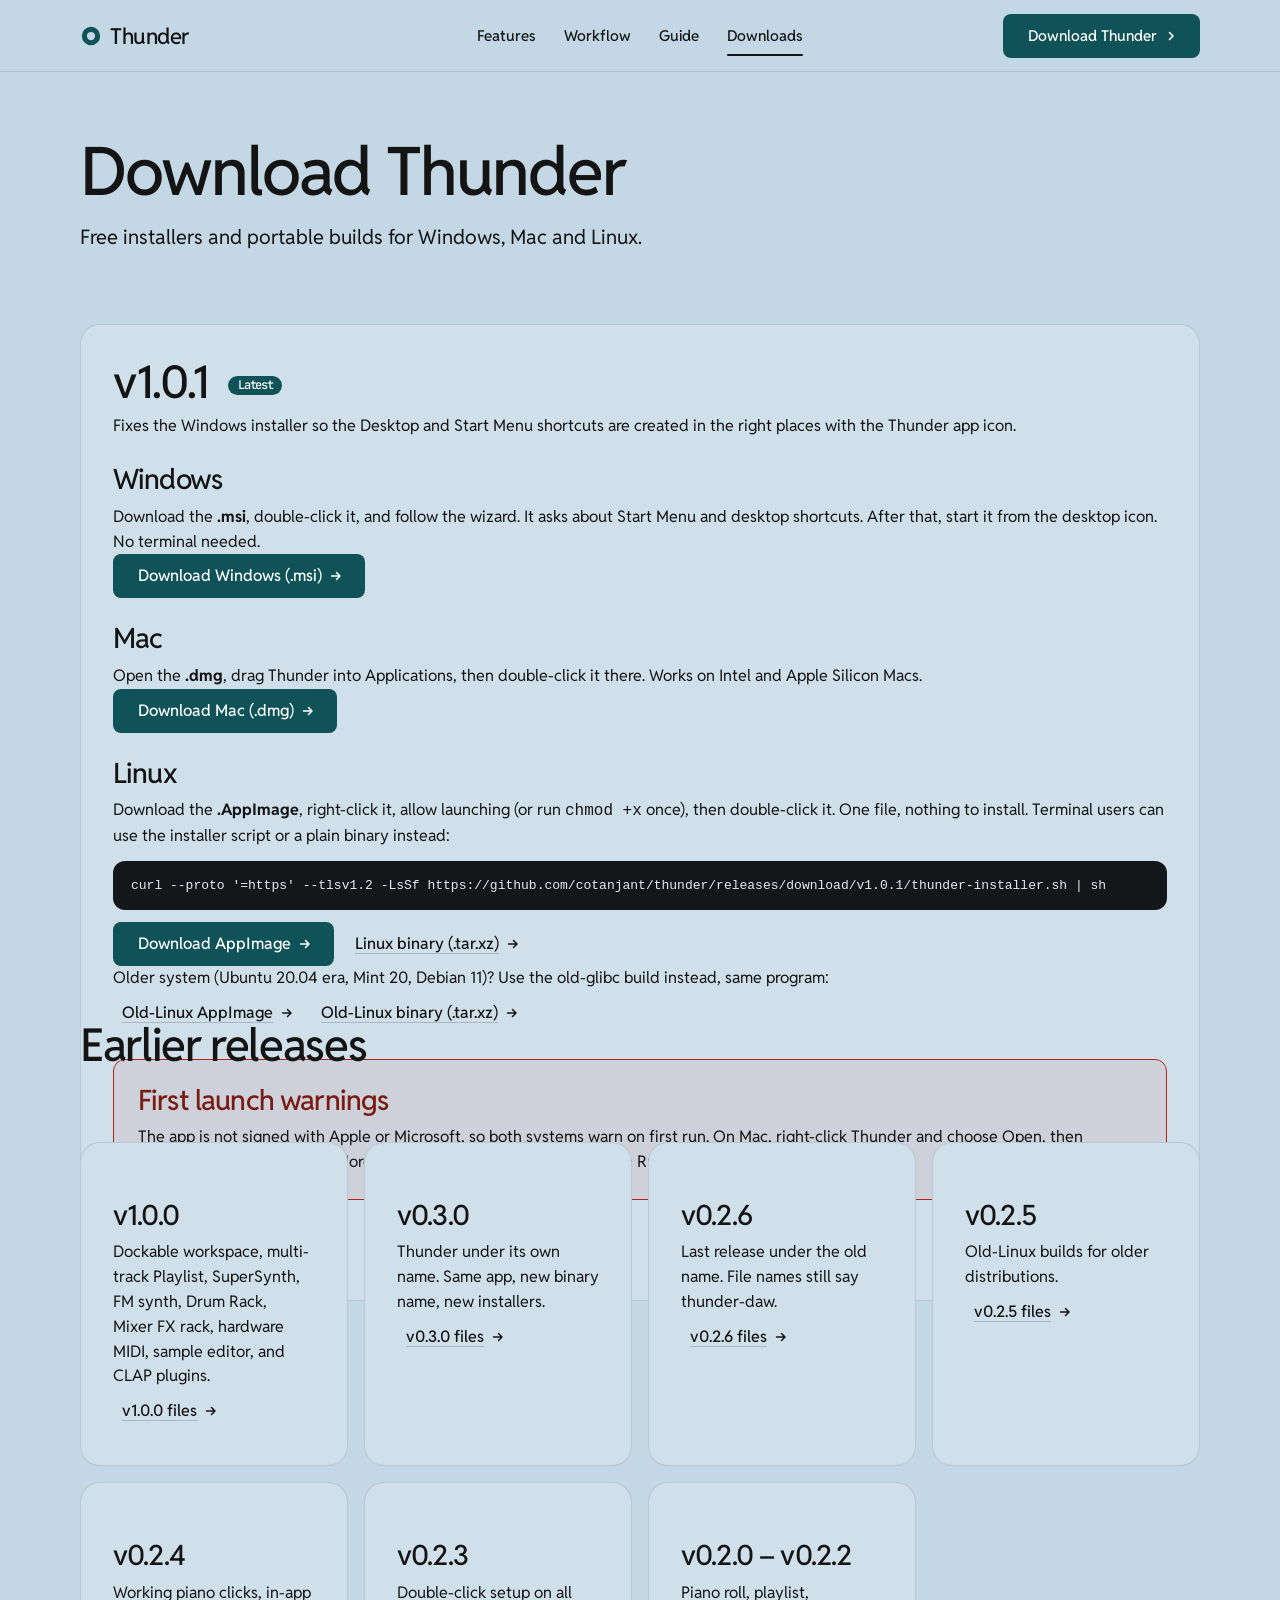
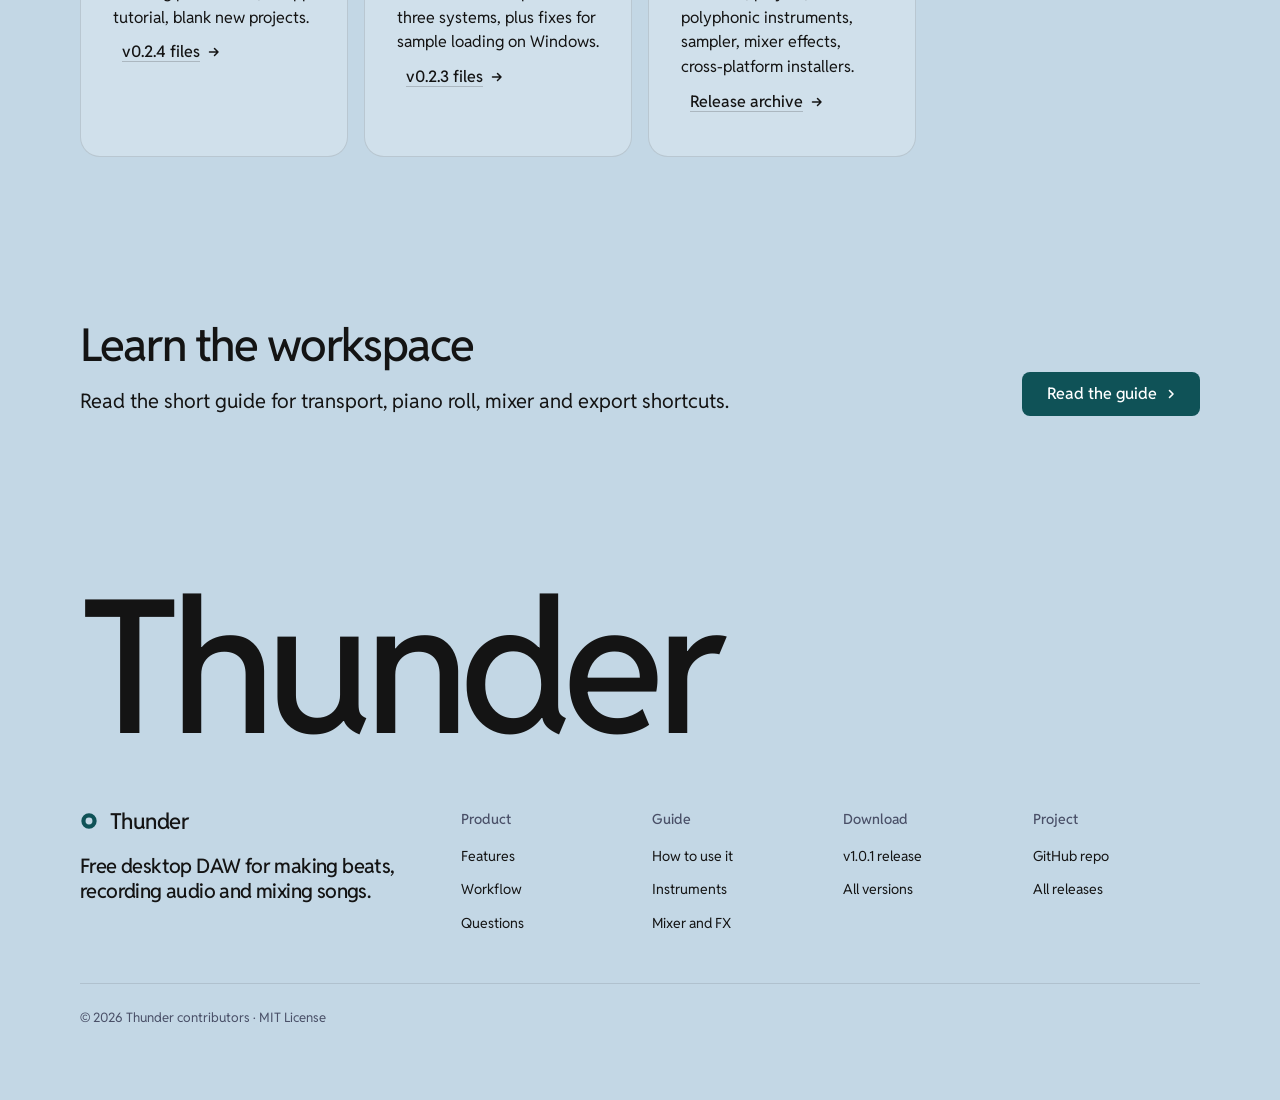
<file: website/releases.html>
<!doctype html>
<html lang="en" data-type="software" data-radius="soft" data-ground="sand" data-buttons="arrow" data-motion>
<head>
<meta charset="utf-8">
<meta name="viewport" content="width=device-width, initial-scale=1, viewport-fit=cover">
<title>Thunder: download for Windows, Mac and Linux</title>
<meta name="description" content="Download Thunder v1.0.1 free for Windows (MSI), Mac (DMG) and Linux (AppImage and tarball).">
<meta property="og:type" content="website">
<meta property="og:title" content="Thunder: download for Windows, Mac and Linux">
<meta property="og:description" content="Download Thunder v1.0.1 free for Windows, Mac and Linux.">
<meta name="theme-color" content="#c3d7e5">
<meta name="site-kind" content="software">
<meta name="page-type" content="software">
<link rel="preconnect" href="https://fonts.googleapis.com">
<link rel="preconnect" href="https://fonts.gstatic.com" crossorigin>
<link href="https://fonts.googleapis.com/css2?family=Reddit+Sans:wght@400..700&family=JetBrains+Mono:wght@400..500&display=swap" rel="stylesheet">
<link rel="stylesheet" href="assets/system.css">
<link rel="stylesheet" href="assets/ui/cards.css">
<link rel="stylesheet" href="assets/motion/motion.css">
<link rel="stylesheet" href="assets/layout/layout.css">
<style>
:root {
  --p-bg: #c3d7e5; --p-surface: #d0e0eb; --p-ink: #141414; --p-muted: #4a5068;
  --p-accent: #0f5257; --p-accent-ink: #ffffff; --p-action: #0f5257; --p-action-ink: #ffffff;
  --p-inv-bg: #141414; --p-inv-surface: #1e1f20; --p-inv-ink: #c3d7e5; --p-inv-muted: #808b94;
  --p-inv-accent: #c3d7e5; --p-inv-accent-ink: #141414; --p-inv-action: #c3d7e5; --p-inv-action-ink: #141414;
  --font-display: "Reddit Sans", system-ui, sans-serif;
  --font-text: "Reddit Sans", system-ui, sans-serif;
  --font-mono: "JetBrains Mono", ui-monospace, "SFMono-Regular", Menlo, Consolas, monospace;
  --display-weight: 500;
  --display-tracking: -0.03em;
  --display-tracking-xl: -0.04em;
}
main > section { height: auto; min-height: 0; padding-top: var(--s-6); padding-bottom: var(--s-6); }
main > section:first-child { padding-top: calc(var(--nav) + var(--s-8)); }
.rel-card {
  background: var(--p-surface);
  border: 1px solid rgba(20, 20, 20, 0.12);
  border-radius: var(--r-lg);
  padding: var(--s-6);
  margin-top: var(--s-5);
}
.rel-card h2, .rel-card h3 { margin-top: var(--s-5); margin-bottom: var(--s-2); }
.rel-card h2:first-child { margin-top: 0; }
.rel-badge {
  display: inline-block;
  background: var(--p-accent);
  color: var(--p-accent-ink);
  font-family: var(--font-mono);
  font-size: 12px;
  font-weight: 500;
  padding: 3px 10px;
  border-radius: 999px;
  vertical-align: middle;
  margin-left: 10px;
}
.rel-pre {
  background: #14171a;
  color: #e6ebf0;
  padding: 14px 18px;
  border-radius: var(--r-md);
  overflow-x: auto;
  font-family: var(--font-mono);
  font-size: 13px;
  margin: var(--s-3) 0;
}
.rel-warn {
  margin-top: var(--s-5);
  padding: var(--s-5);
  border: 1px solid #b42318;
  background: rgba(180, 35, 24, 0.08);
  border-radius: var(--r-md);
}
.rel-warn h3 { margin-top: 0; color: #7a1c14; }
.rel-old { display: grid; grid-template-columns: repeat(auto-fit, minmax(260px, 1fr)); gap: var(--s-4); margin-top: var(--s-5); }
.rel-old .rel-card { margin-top: 0; }
</style>
<script>document.documentElement.classList.add('m-enter');setTimeout(()=>document.documentElement.classList.add('m-enter-done'),700)</script>
</head>
<body>
<header class="nav nav--centre">
  <div class="wrap nav__bar">
    <a class="skip-link" href="#top">Skip to content</a>
    <a class="nav__logo" href="index.html"><span class="mark" data-mark="ring" aria-hidden="true"></span>Thunder</a>
    <nav class="nav__links" aria-label="Main">
      <div class="nav__item"><a class="nav__link" href="index.html#features">Features</a></div>
      <div class="nav__item"><a class="nav__link" href="index.html#workflow">Workflow</a></div>
      <div class="nav__item"><a class="nav__link" href="docs.html">Guide</a></div>
      <div class="nav__item"><a class="nav__link" href="releases.html" aria-current="page">Downloads</a></div>
    </nav>
    <div class="nav__actions">
      <a class="btn btn--primary" href="#latest">Download Thunder<svg class="m-arrow" viewBox="0 0 12 12" aria-hidden="true"><path class="m-arrow__stem" d="M1 6h8"/><path class="m-arrow__head" d="M4.5 2.5 8 6l-3.5 3.5"/></svg></a>
    </div>
    <button class="nav__toggle" type="button" aria-expanded="false" aria-label="Menu">
      <svg width="18" height="18" viewBox="0 0 18 18" aria-hidden="true"><path d="M2 5h14M2 13h14" stroke="currentColor" stroke-width="1.6" stroke-linecap="round"/></svg>
    </button>
  </div>
</header>

<main id="top">
  <section class="section" id="latest" aria-labelledby="dl-h">
    <div class="wrap">
      <div class="section-head">
        <h1 id="dl-h">Download Thunder</h1>
        <p class="t-lead">Free installers and portable builds for Windows, Mac and Linux.</p>
      </div>

      <article class="rel-card">
        <h2>v1.0.1 <span class="rel-badge">Latest</span></h2>
        <p>Fixes the Windows installer so the Desktop and Start Menu shortcuts are created in the right places with the Thunder app icon.</p>

        <h3>Windows</h3>
        <p>Download the <strong>.msi</strong>, double-click it, and follow the wizard. It asks about Start Menu and desktop shortcuts. After that, start it from the desktop icon. No terminal needed.</p>
        <div class="btn-row">
          <a class="btn btn--primary" href="https://github.com/cotanjant/thunder/releases/download/v1.0.1/thunder-x86_64-pc-windows-msvc.msi">Download Windows (.msi)</a>
        </div>

        <h3>Mac</h3>
        <p>Open the <strong>.dmg</strong>, drag Thunder into Applications, then double-click it there. Works on Intel and Apple Silicon Macs.</p>
        <div class="btn-row">
          <a class="btn btn--primary" href="https://github.com/cotanjant/thunder/releases/download/v1.0.1/Thunder-1.0.1-macos.dmg">Download Mac (.dmg)</a>
        </div>

        <h3>Linux</h3>
        <p>Download the <strong>.AppImage</strong>, right-click it, allow launching (or run <code>chmod +x</code> once), then double-click it. One file, nothing to install. Terminal users can use the installer script or a plain binary instead:</p>
        <pre class="rel-pre" tabindex="0"><code>curl --proto '=https' --tlsv1.2 -LsSf https://github.com/cotanjant/thunder/releases/download/v1.0.1/thunder-installer.sh | sh</code></pre>
        <div class="btn-row">
          <a class="btn btn--primary" href="https://github.com/cotanjant/thunder/releases/download/v1.0.1/thunder-1.0.1-x86_64.AppImage">Download AppImage</a>
          <a class="btn btn--secondary" href="https://github.com/cotanjant/thunder/releases/download/v1.0.1/thunder-x86_64-unknown-linux-gnu.tar.xz">Linux binary (.tar.xz)</a>
        </div>

        <p>Older system (Ubuntu 20.04 era, Mint 20, Debian 11)? Use the old-glibc build instead, same program:</p>
        <div class="btn-row">
          <a class="btn btn--secondary" href="https://github.com/cotanjant/thunder/releases/download/v1.0.1/thunder-1.0.1-x86_64-oldlinux.AppImage">Old-Linux AppImage</a>
          <a class="btn btn--secondary" href="https://github.com/cotanjant/thunder/releases/download/v1.0.1/thunder-x86_64-oldlinux.tar.xz">Old-Linux binary (.tar.xz)</a>
        </div>

        <div class="rel-warn">
          <h3>First launch warnings</h3>
          <p>The app is not signed with Apple or Microsoft, so both systems warn on first run. On Mac, right-click Thunder and choose Open, then confirm. On Windows, click More info in the SmartScreen popup, then Run anyway. You only do this once.</p>
        </div>

        <div class="btn-row" style="margin-top: var(--s-5);">
          <a class="btn btn--secondary" href="https://github.com/cotanjant/thunder/releases/tag/v1.0.1">All v1.0.1 files</a>
        </div>
      </article>
    </div>
  </section>

  <section class="section" aria-labelledby="older-h">
    <div class="wrap">
      <div class="section-head">
        <h2 id="older-h">Earlier releases</h2>
      </div>
      <div class="rel-old">
        <article class="rel-card">
          <h3>v1.0.0</h3>
          <p>Dockable workspace, multi-track Playlist, SuperSynth, FM synth, Drum Rack, Mixer FX rack, hardware MIDI, sample editor, and CLAP plugins.</p>
          <a class="btn btn--secondary" href="https://github.com/cotanjant/thunder/releases/tag/v1.0.0">v1.0.0 files</a>
        </article>
        <article class="rel-card">
          <h3>v0.3.0</h3>
          <p>Thunder under its own name. Same app, new binary name, new installers.</p>
          <a class="btn btn--secondary" href="https://github.com/cotanjant/thunder/releases/tag/v0.3.0">v0.3.0 files</a>
        </article>
        <article class="rel-card">
          <h3>v0.2.6</h3>
          <p>Last release under the old name. File names still say thunder-daw.</p>
          <a class="btn btn--secondary" href="https://github.com/cotanjant/thunder/releases/tag/v0.2.6">v0.2.6 files</a>
        </article>
        <article class="rel-card">
          <h3>v0.2.5</h3>
          <p>Old-Linux builds for older distributions.</p>
          <a class="btn btn--secondary" href="https://github.com/cotanjant/thunder/releases/tag/v0.2.5">v0.2.5 files</a>
        </article>
        <article class="rel-card">
          <h3>v0.2.4</h3>
          <p>Working piano clicks, in-app tutorial, blank new projects.</p>
          <a class="btn btn--secondary" href="https://github.com/cotanjant/thunder/releases/tag/v0.2.4">v0.2.4 files</a>
        </article>
        <article class="rel-card">
          <h3>v0.2.3</h3>
          <p>Double-click setup on all three systems, plus fixes for sample loading on Windows.</p>
          <a class="btn btn--secondary" href="https://github.com/cotanjant/thunder/releases/tag/v0.2.3">v0.2.3 files</a>
        </article>
        <article class="rel-card">
          <h3>v0.2.0 – v0.2.2</h3>
          <p>Piano roll, playlist, polyphonic instruments, sampler, mixer effects, cross-platform installers.</p>
          <a class="btn btn--secondary" href="https://github.com/cotanjant/thunder/releases">Release archive</a>
        </article>
      </div>
    </div>
  </section>
</main>

<footer class="footer closing" id="contact" aria-labelledby="close-h">
  <div class="wrap">
    <div class="closing__cta close--word">
      <div class="section-head--split">
        <div>
          <h2 id="close-h">Learn the workspace</h2>
          <p class="t-lead">Read the short guide for transport, piano roll, mixer and export shortcuts.</p>
        </div>
        <a class="btn btn--primary" href="docs.html">Read the guide<svg class="m-arrow" viewBox="0 0 12 12" aria-hidden="true"><path class="m-arrow__stem" d="M1 6h8"/><path class="m-arrow__head" d="M4.5 2.5 8 6l-3.5 3.5"/></svg></a>
      </div>
      <p class="close__word" aria-hidden="true">Thunder</p>
    </div>
    <div class="closing__links">
      <div class="grid">
        <div class="span-4 stack-4">
          <a class="nav__logo" href="index.html"><span class="mark" data-mark="ring" aria-hidden="true"></span>Thunder</a>
          <p class="footer__lede">Free desktop DAW for making beats, recording audio and mixing songs.</p>
        </div>
        <div class="span-2 footer__col">
          <h3>Product</h3>
          <ul>
            <li><a href="index.html#features">Features</a></li>
            <li><a href="index.html#workflow">Workflow</a></li>
            <li><a href="index.html#faq">Questions</a></li>
          </ul>
        </div>
        <div class="span-2 footer__col">
          <h3>Guide</h3>
          <ul>
            <li><a href="docs.html">How to use it</a></li>
            <li><a href="docs.html#instruments">Instruments</a></li>
            <li><a href="docs.html#mixer">Mixer and FX</a></li>
          </ul>
        </div>
        <div class="span-2 footer__col">
          <h3>Download</h3>
          <ul>
            <li><a href="releases.html">v1.0.1 release</a></li>
            <li><a href="releases.html">All versions</a></li>
          </ul>
        </div>
        <div class="span-2 footer__col">
          <h3>Project</h3>
          <ul>
            <li><a href="https://github.com/cotanjant/thunder">GitHub repo</a></li>
            <li><a href="https://github.com/cotanjant/thunder/releases">All releases</a></li>
          </ul>
        </div>
      </div>
      <div class="footer__legal">
        <span>&copy; 2026 Thunder contributors · MIT License</span>
        <div class="socials"></div>
      </div>
    </div>
  </div>
</footer>

<script type="module" src="assets/system.js"></script>
<script type="module" src="assets/motion/motion.js"></script>
</body>
</html>
</file>
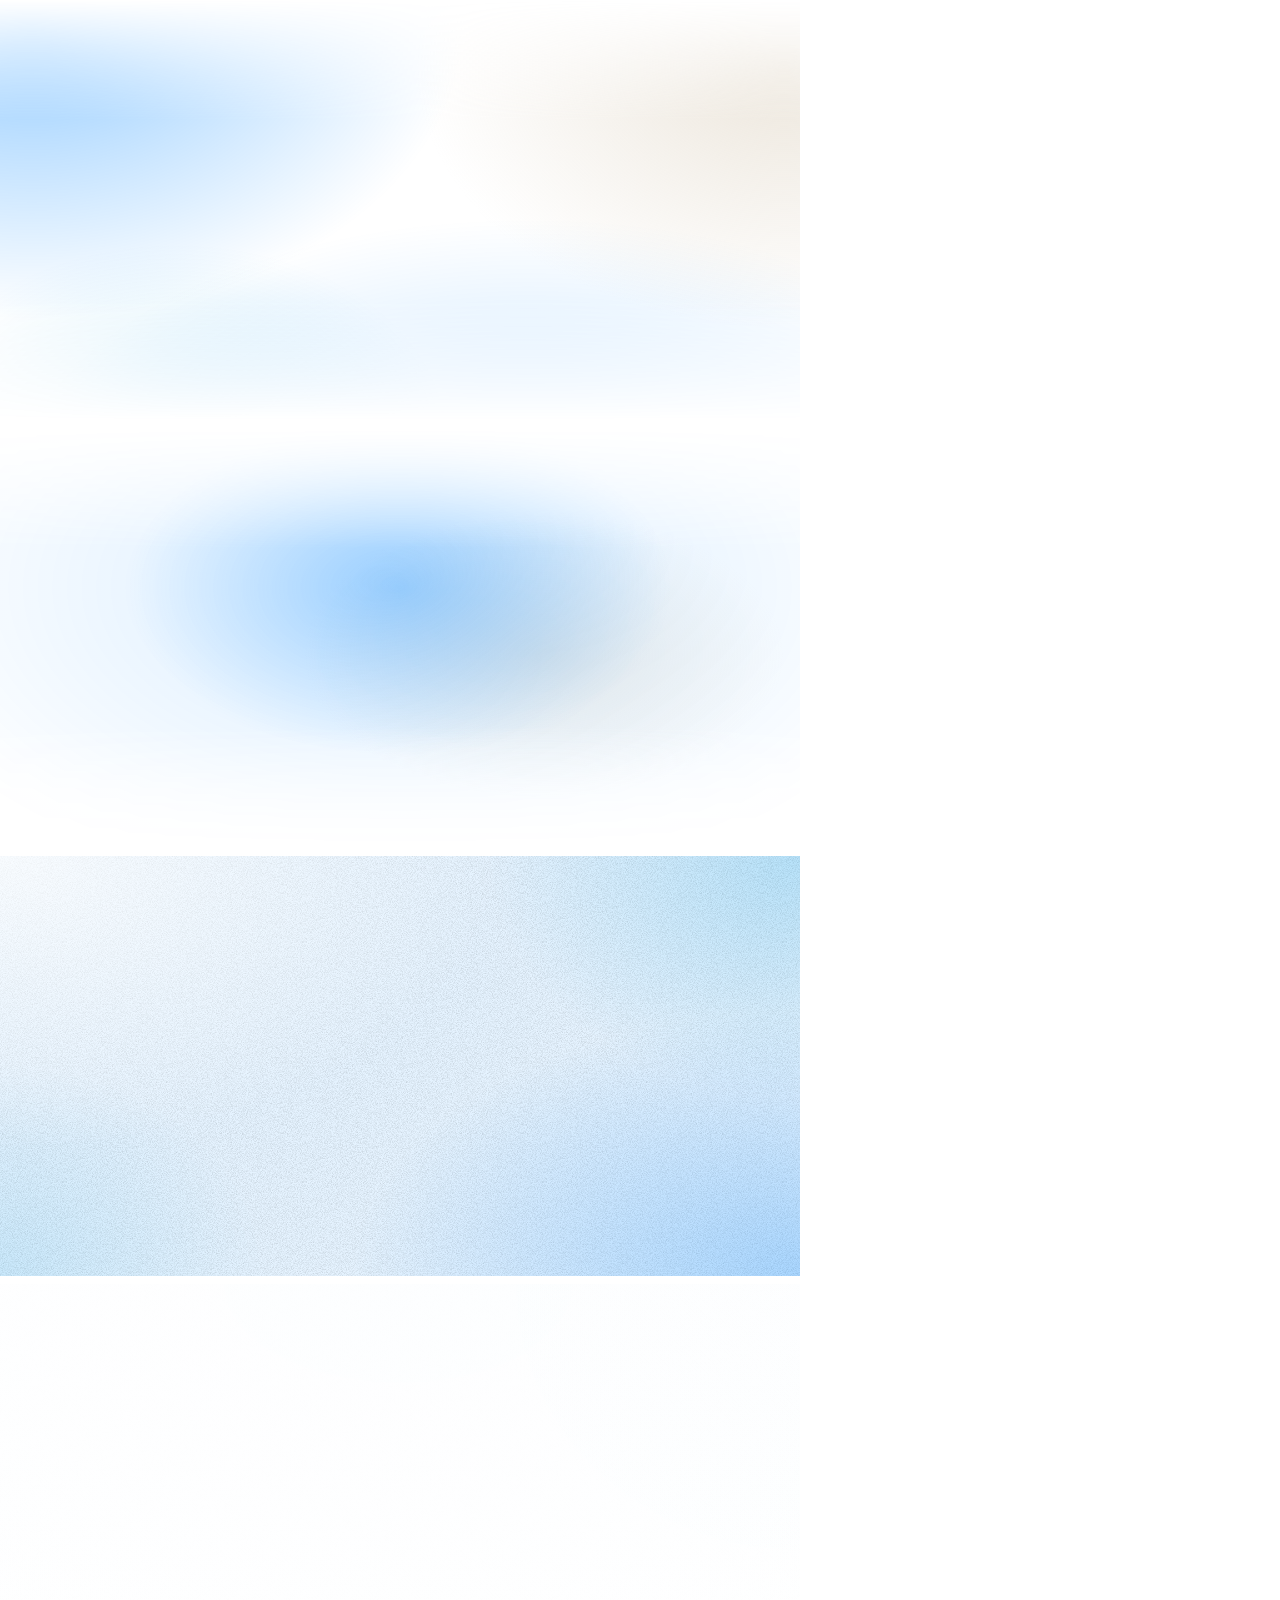
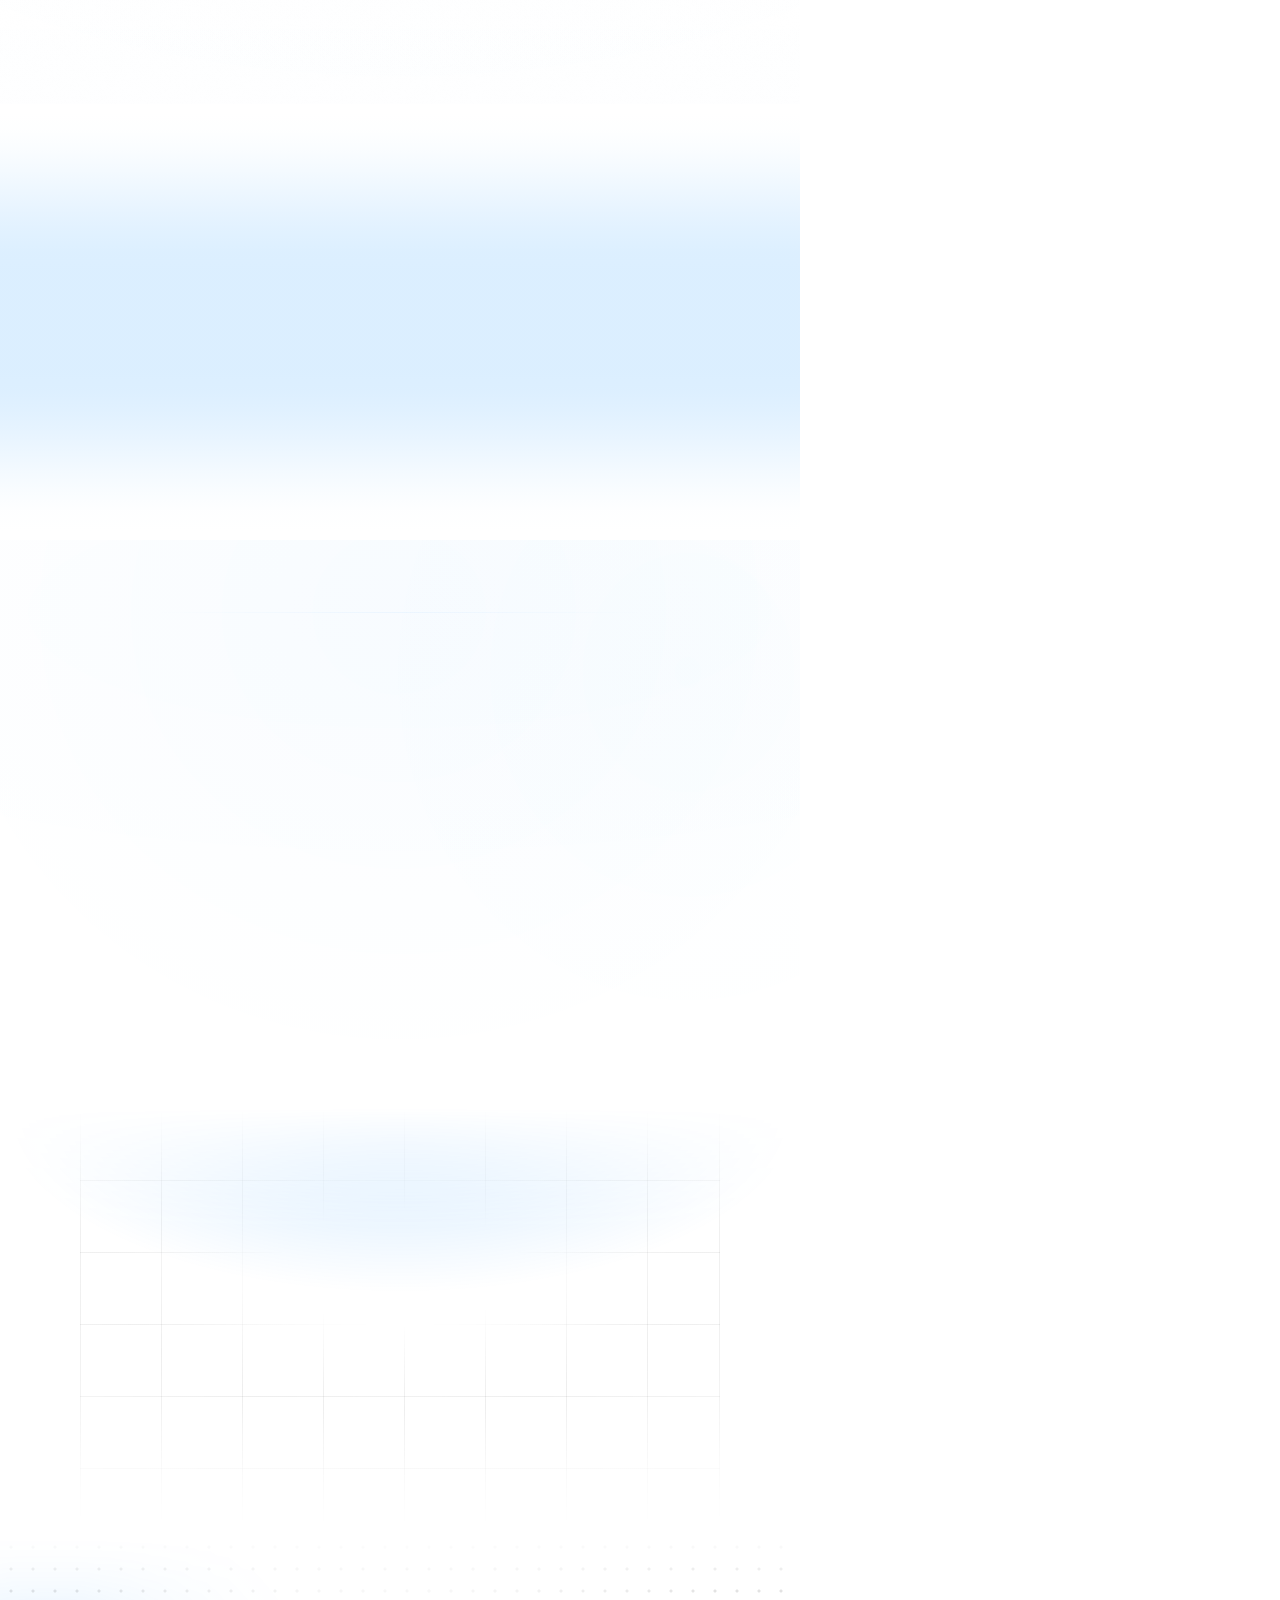
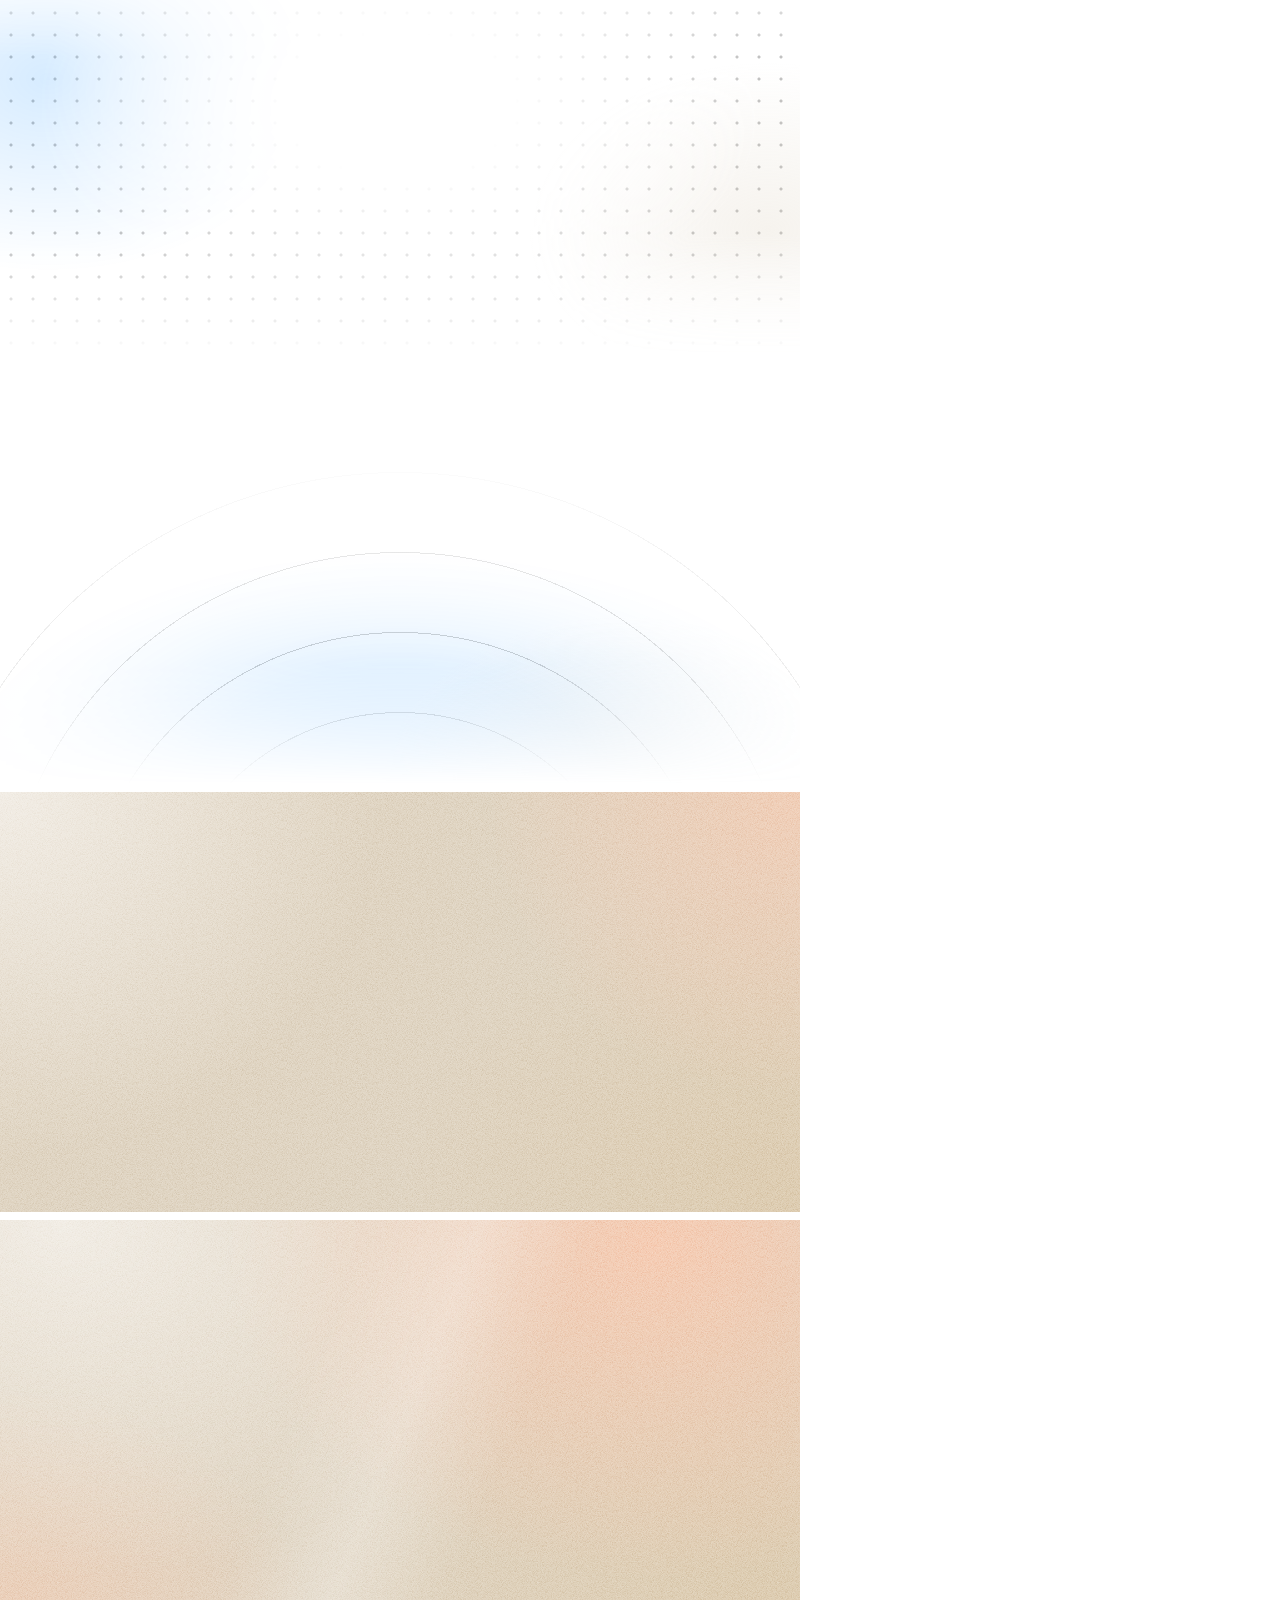
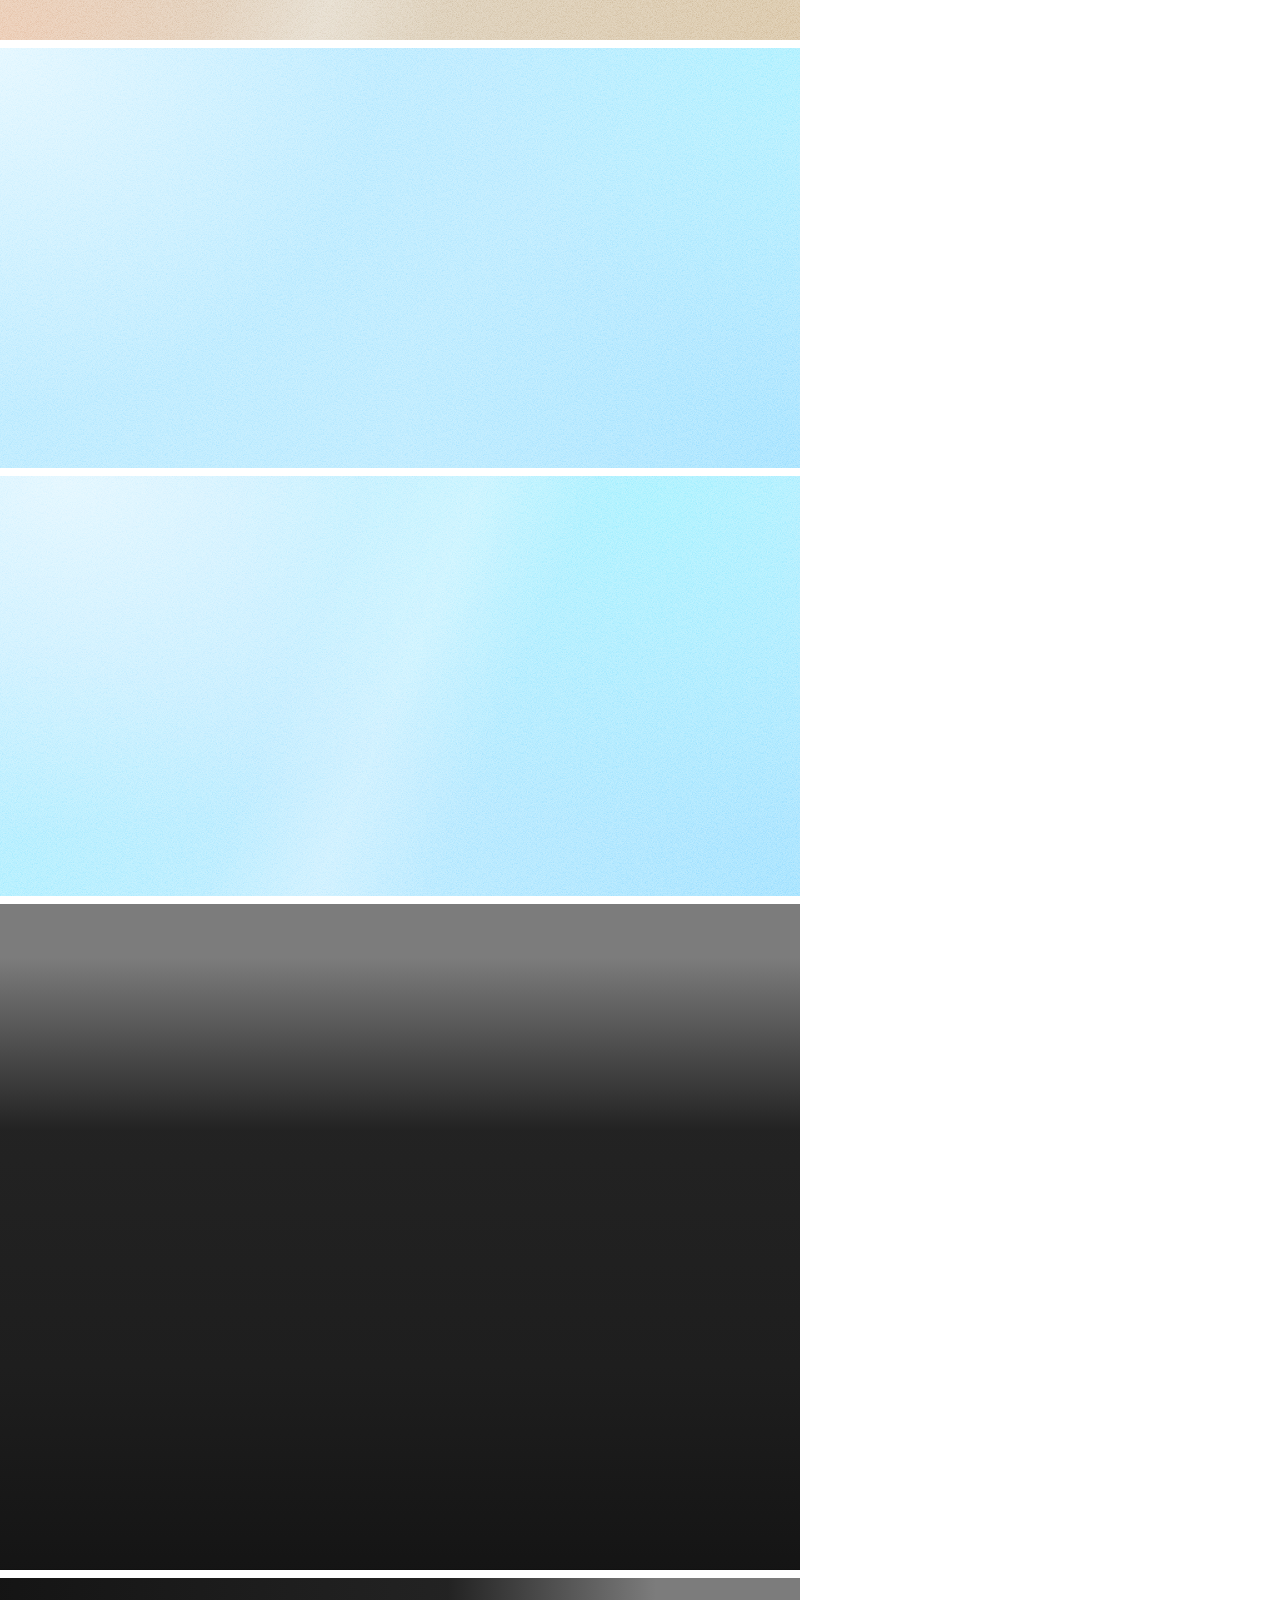
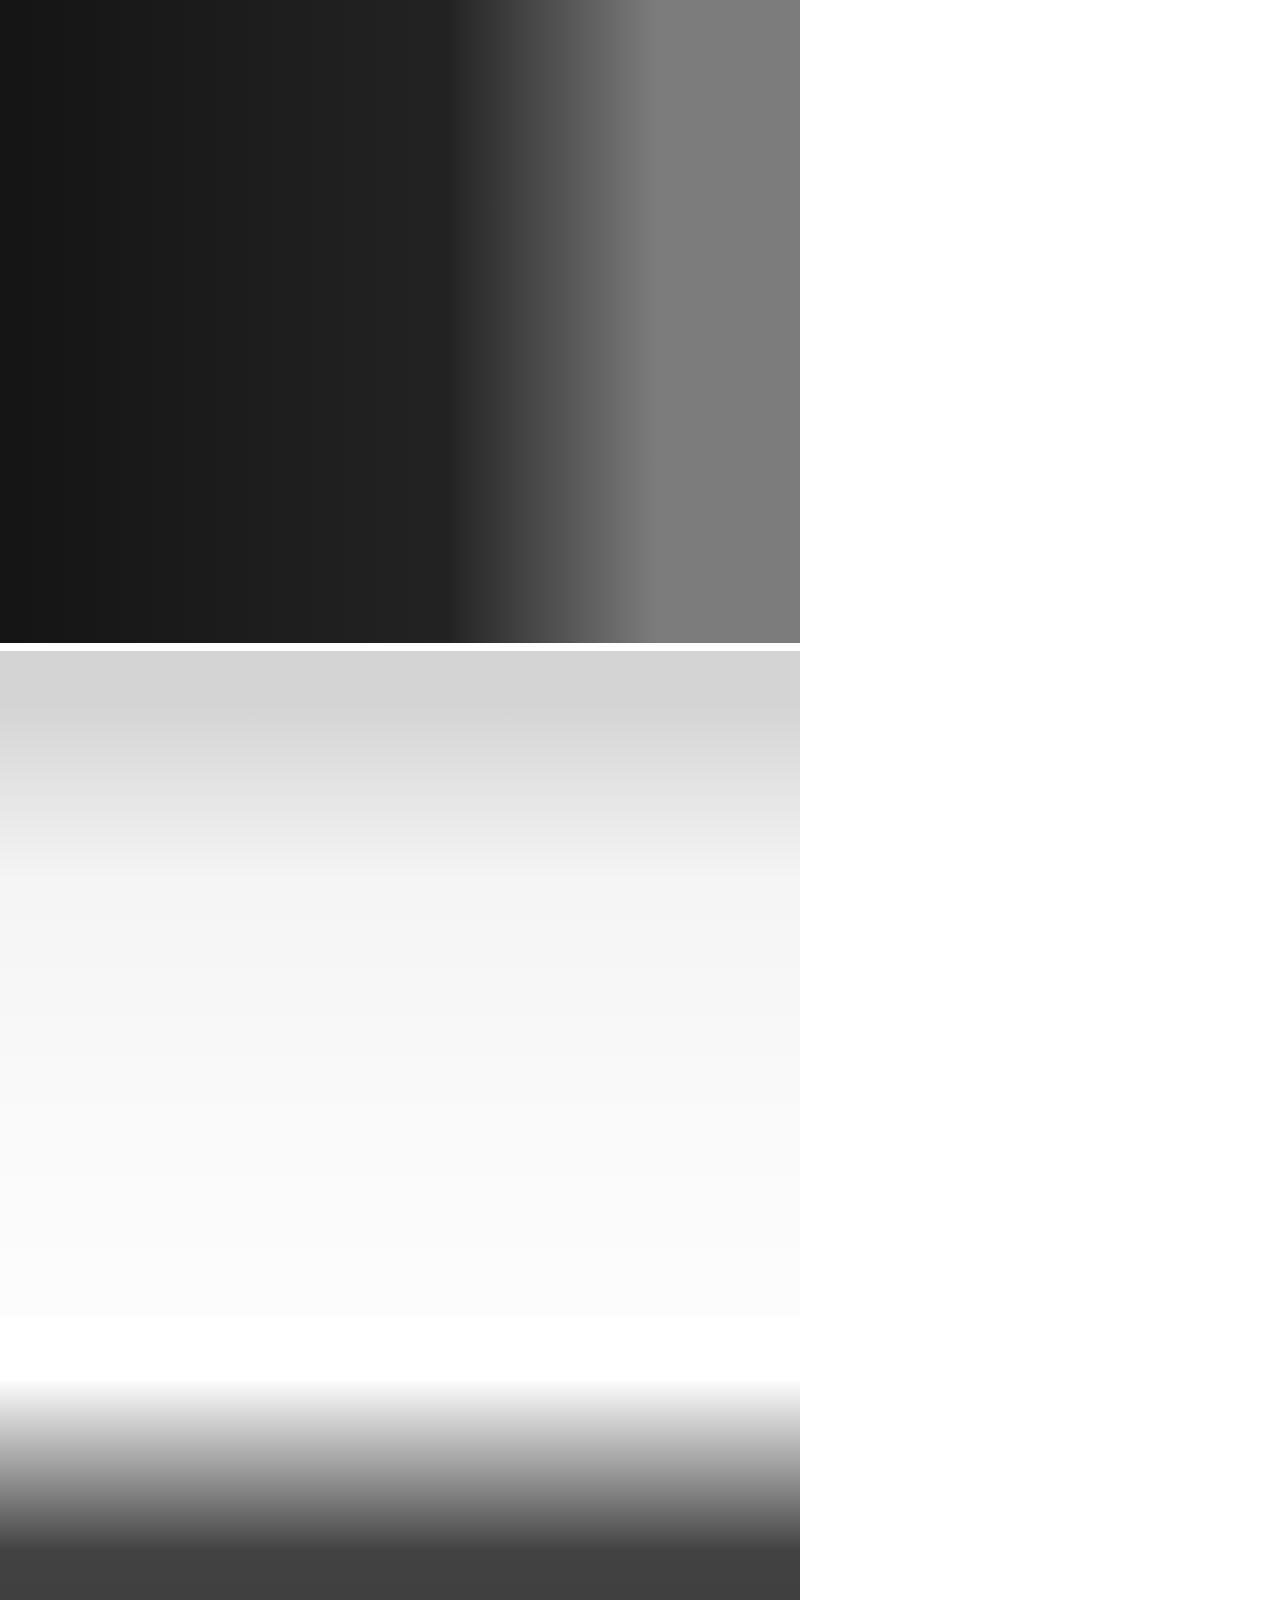
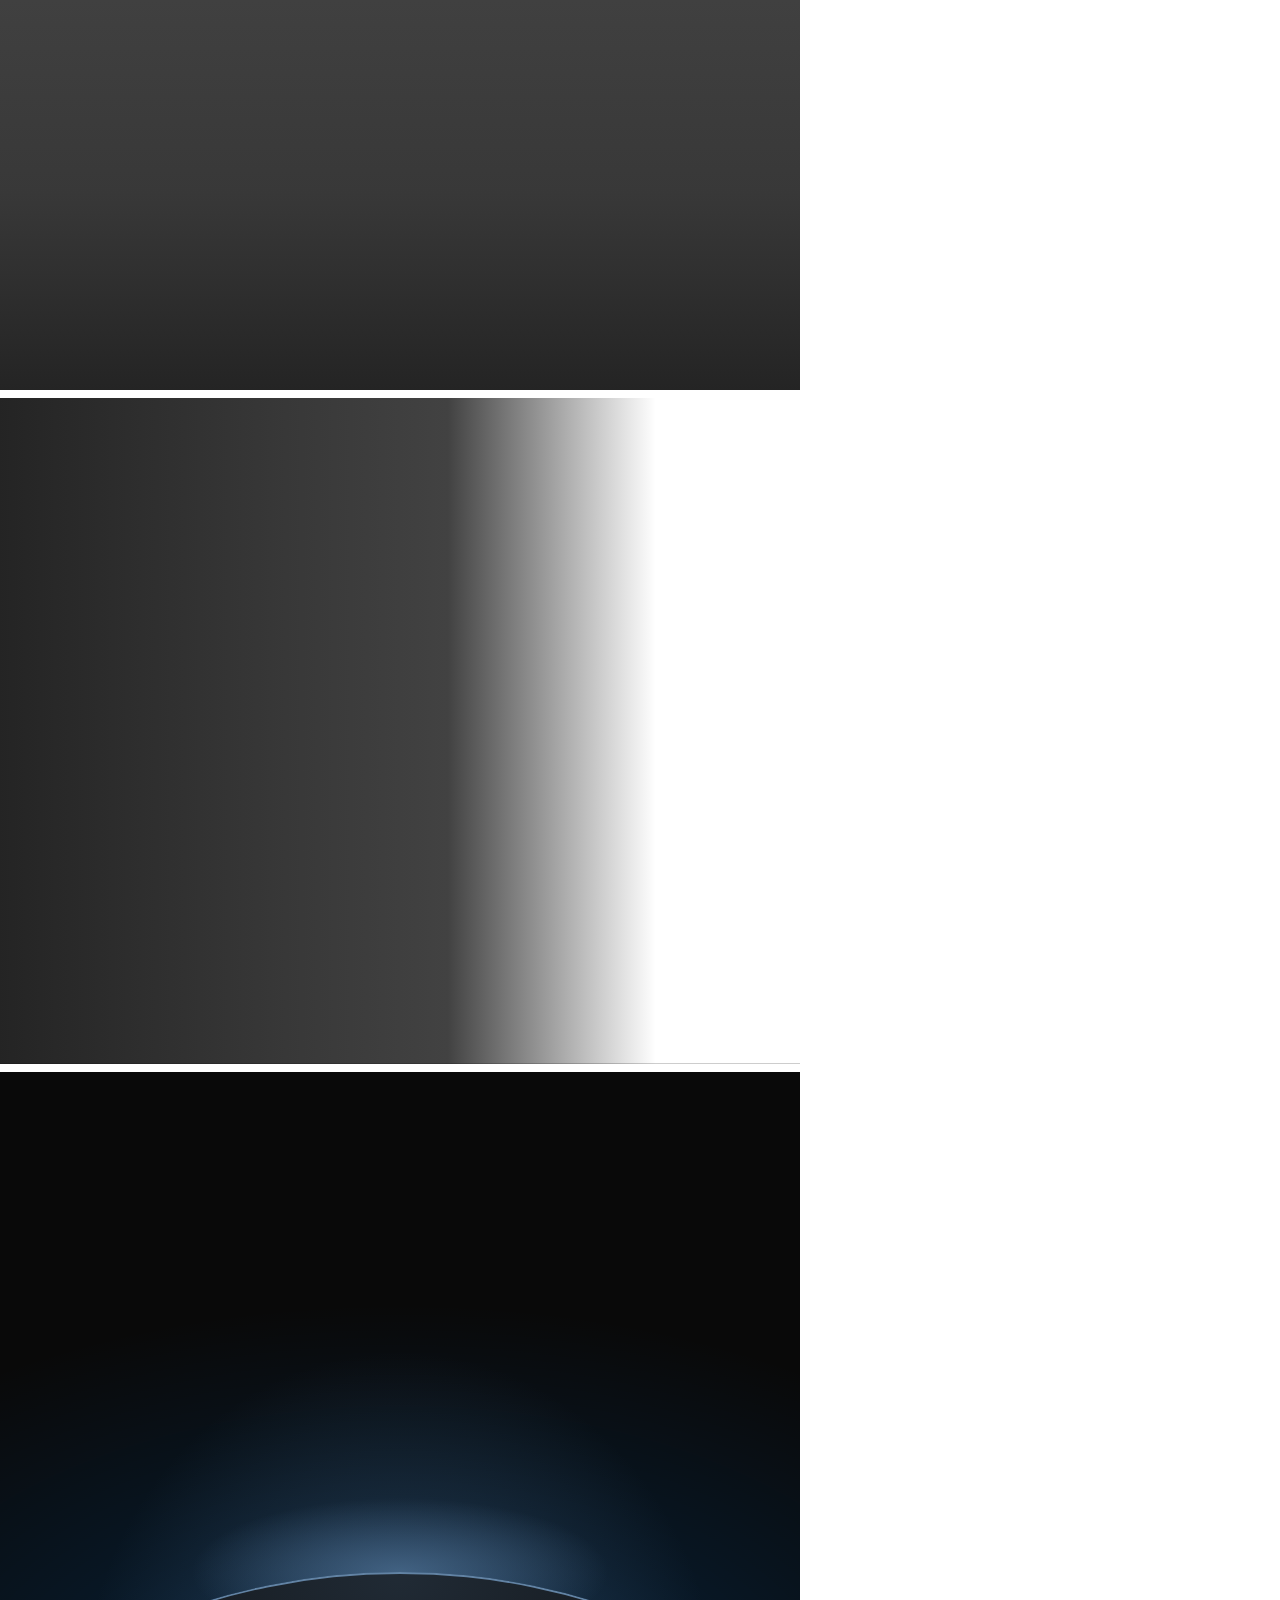
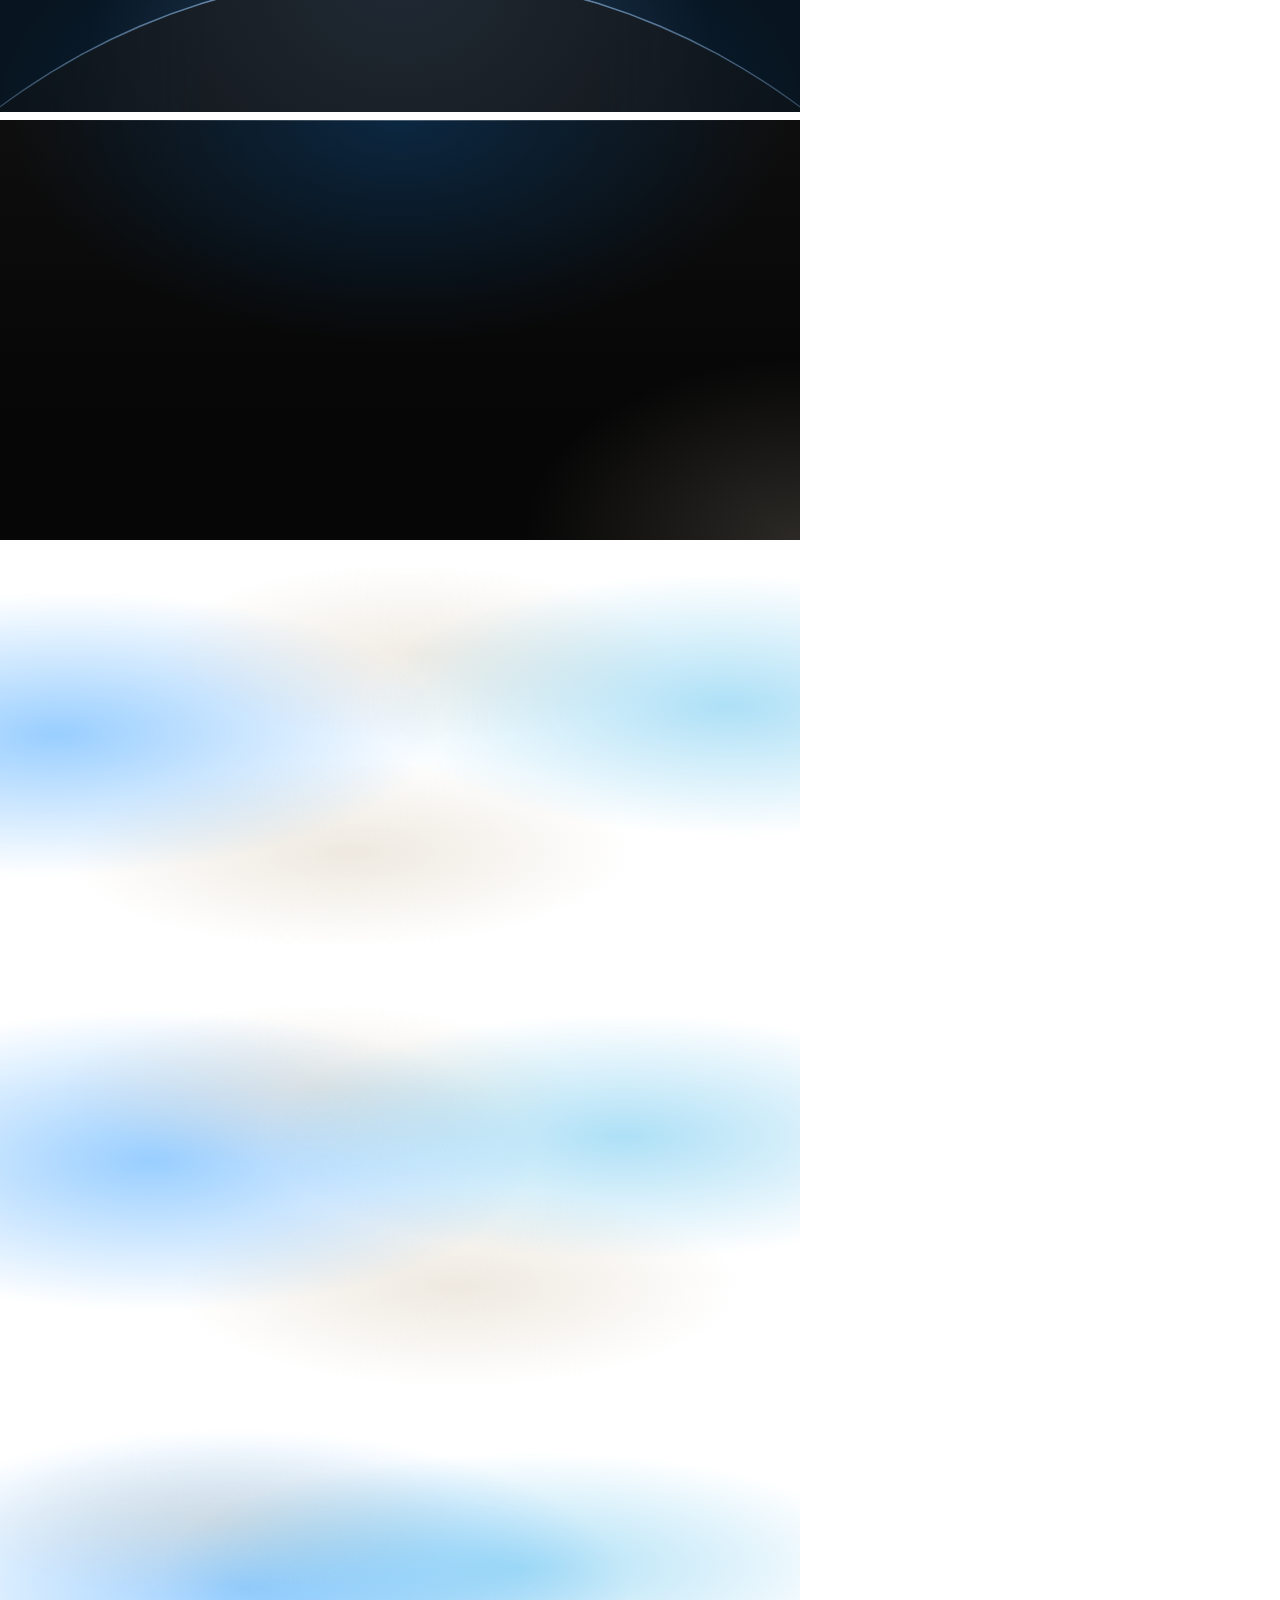
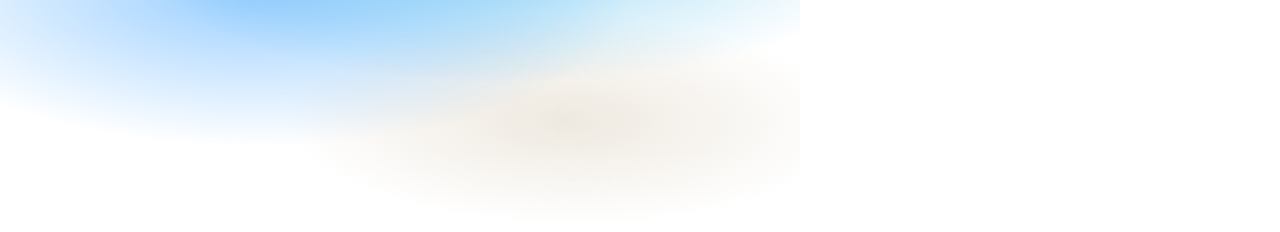
<file: website/assets/backgrounds/check.html>
<!doctype html>
<html lang="en" data-ground="sand">
<head>
<meta charset="utf-8">
<title>Backgrounds contrast check</title>
<!-- Every ground in a 800px box, for check.mjs: it sets a palette, screenshots the boxes and measures
     the ink and muted contrast on every pixel of each ground's text zone (index.json). The photograph
     grounds sit on a flat grey picture: #7c7c7c for the dark scrim, #d4d4d4 for the light one; and the worst case of the dark scrim: a white
     picture (white words on it). The light scrim is for pale photographs only. -->
<link rel="stylesheet" href="../system.css">
<link rel="stylesheet" href="backgrounds.css">
<style>body { margin: 0; width: 800px; } .box { width: 800px; margin: 0 0 8px; padding: 24px; font-size: 20px; } .pi, .pm { visibility: hidden; } .pi { color: var(--ink); } .pm { color: var(--muted); }  /* the liquid blobs held at the start, the middle and the end of their drift (the keyframes in backgrounds.css), so the text zone is measured where they stand under it */
  .at-start::before { animation: none; transform: translate3d(-7%, 0, 0) skewX(-7deg) scaleY(.94); } .at-start::after { animation: none; transform: translate3d(8%, 0, 0) skewX(6deg) scaleY(1.04); }
  .at-mid::before { animation: none; transform: translate3d(.5%, 0, 0) skewX(-.5deg) scaleY(.995); } .at-mid::after { animation: none; transform: translate3d(-.5%, 0, 0) scaleY(.98); }
  .at-end::before { animation: none; transform: translate3d(8%, 0, 0) skewX(6deg) scaleY(1.05); } .at-end::after { animation: none; transform: translate3d(-9%, 0, 0) skewX(-6deg) scaleY(.92); }
</style>
<script src="backgrounds.js" defer></script>
</head>
<body>
<div class="bg-mist box" data-g="mist" style="height:420px"><span class="pi">Ink</span> <span class="pm">Muted</span></div>
<div class="bg-halo box" data-g="halo" style="height:420px"><span class="pi">Ink</span> <span class="pm">Muted</span></div>
<div class="bg-grain box" data-g="grain" style="height:420px"><span class="pi">Ink</span> <span class="pm">Muted</span></div>
<div class="bg-paper box" data-g="paper" style="height:420px"><span class="pi">Ink</span> <span class="pm">Muted</span></div>
<div class="bg-dusk box" data-g="dusk" style="height:420px"><span class="pi">Ink</span> <span class="pm">Muted</span></div>
<div class="bg-topglow box" data-g="topglow" style="height:560px"><span class="pi">Ink</span> <span class="pm">Muted</span></div>
<div class="bg-ruled box" data-g="ruled" style="height:420px"><span class="pi">Ink</span> <span class="pm">Muted</span></div>
<div class="bg-dots box" data-g="dots" style="height:420px"><span class="pi">Ink</span> <span class="pm">Muted</span></div>
<div class="bg-arcs box" data-g="arcs" style="height:420px"><span class="pi">Ink</span> <span class="pm">Muted</span></div>
<div class="bg-band box" data-g="band" style="height:420px"><span class="pi">Ink</span> <span class="pm">Muted</span></div>
<div class="bg-field box" data-g="field" style="height:420px"><span class="pi">Ink</span> <span class="pm">Muted</span></div>
<div class="bg-band bg-tint box" data-g="band-tint" style="height:420px"><span class="pi">Ink</span> <span class="pm">Muted</span></div>
<div class="bg-field bg-tint box" data-g="field-tint" style="height:420px"><span class="pi">Ink</span> <span class="pm">Muted</span></div>
<div class="bg-photo box" data-g="photo" style="height:520px;--g-photo:linear-gradient(#7c7c7c,#7c7c7c)"><span class="pi">Ink</span> <span class="pm">Muted</span></div>
<div class="bg-photo bg-photo--left box" data-g="photo-left" style="height:520px;--g-photo:linear-gradient(#7c7c7c,#7c7c7c)"><span class="pi">Ink</span> <span class="pm">Muted</span></div>
<div class="bg-photo bg-photo--light box" data-g="photo-light" style="height:520px;--g-photo:linear-gradient(#d4d4d4,#d4d4d4)"><span class="pi">Ink</span> <span class="pm">Muted</span></div>
<div class="bg-photo box" data-g="photo-white" style="height:520px;--g-photo:linear-gradient(#fff,#fff)"><span class="pi">Ink</span> <span class="pm">Muted</span></div>
<div class="bg-photo bg-photo--left box" data-g="photo-left-white" style="height:520px;--g-photo:linear-gradient(#fff,#fff)"><span class="pi">Ink</span> <span class="pm">Muted</span></div>
<div class="bg-horizon box" data-g="horizon" style="height:640px"><span class="pi">Ink</span> <span class="pm">Muted</span></div>
<div class="bg-deep box" data-g="deep" style="height:420px"><span class="pi">Ink</span> <span class="pm">Muted</span></div>
<div class="bg-liquid box at-start" data-g="liquid" data-no-pause style="height:420px"><span class="pi">Ink</span> <span class="pm">Muted</span></div>
<div class="bg-liquid box at-mid" data-g="liquid-mid" data-no-pause style="height:420px"><span class="pi">Ink</span> <span class="pm">Muted</span></div>
<div class="bg-liquid box at-end" data-g="liquid-end" data-no-pause style="height:420px"><span class="pi">Ink</span> <span class="pm">Muted</span></div>

</body>
</html>
</file>
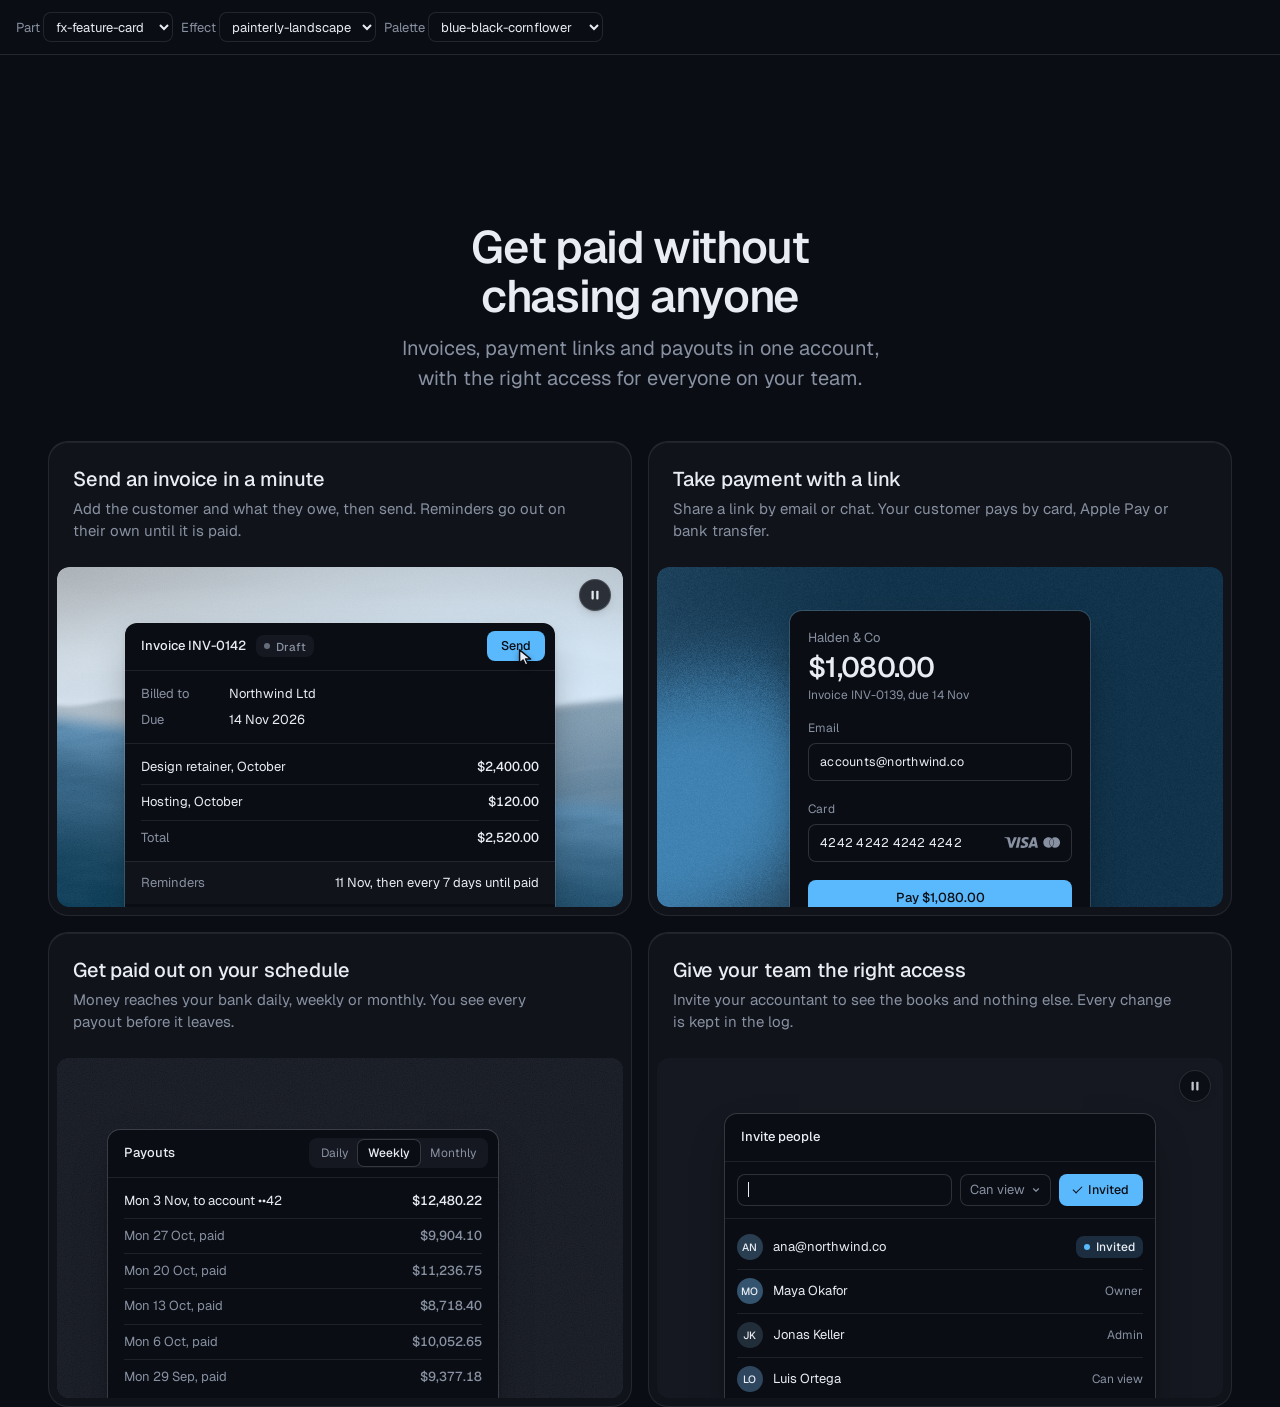
<file: website/assets/components/_lab.html>
<!doctype html>
<html lang="en" data-radius="soft">
<head>
<script>window.__tpGlMax = 16;   /* a gallery shows many live effects at once; a page of a site keeps the default 4 (fx.js) */</script>
<meta charset="utf-8">
<meta name="viewport" content="width=device-width, initial-scale=1">
<title>Component lab</title>
<link rel="preconnect" href="https://fonts.googleapis.com">
<link rel="preconnect" href="https://fonts.gstatic.com" crossorigin>
<link href="https://fonts.googleapis.com/css2?family=Geist:wght@100..900&family=Geist+Mono:wght@400..600&display=swap" rel="stylesheet">
<link rel="stylesheet" href="../system.css">
<link rel="stylesheet" href="./base.css">
<style>
  /* one component on its own, with a chosen effect (or object) and palette:
     _lab.html?c=fx-chart&fx=ruled-grounds&palette=white-link-blue&w=640 */
  :root { --font-display: "Geist", system-ui, sans-serif; --font-text: "Geist", system-ui, sans-serif; --font-mono: "Geist Mono", ui-monospace, monospace; --display-weight: 560; --display-tracking: -0.03em; }
  body { min-height: 100vh; margin: 0; }
  .bar { display: flex; flex-wrap: wrap; gap: 8px; align-items: center; padding: 12px 16px; border-bottom: 1px solid var(--line); font: 13px/1.4 var(--font-text); color: var(--muted); }
  .bar select { font: inherit; color: var(--ink); background: var(--bg); border: 1px solid var(--line); border-radius: var(--r-sm); height: 30px; padding: 0 8px; }
  .stage { padding: clamp(16px, 4vw, 48px); margin-inline: auto; }
</style>
</head>
<body>
<div class="bar">
  <label>Part <select id="c"></select></label>
  <label>Effect <select id="fx"></select></label>
  <label>Palette <select id="pal"></select></label>
</div>
<main class="stage" id="stage"></main>
<script type="module">
  import fx from '../effects/fx.js';
  const PARTS = ['fx-feature-card', 'fx-dither-object', 'fx-headline', 'fx-button', 'fx-prompt', 'fx-icon-tiles', 'fx-stat', 'fx-globe', 'fx-map', 'fx-chart', 'fx-bars', 'fx-band', 'fx-spotlight', 'fx-photo', 'fx-avatar', 'fx-search', 'fx-logos', 'fx-tabs', 'fx-pricing', 'fx-progress'];
  const PALETTES = {
    'blue-black-cornflower': { bg: '#0a0d14', surface: '#131824', ink: '#e9edf3', muted: '#8891a1', accent: '#5ab9fc', accentInk: '#0a0d14' },
    'graphite-safety-orange': { bg: '#18191b', surface: '#222427', ink: '#eff0f1', muted: '#9c9ea3', accent: '#ff4a1f', accentInk: '#18191b' },
    'white-link-blue': { bg: '#ffffff', surface: '#f4f4f4', ink: '#111111', muted: '#6b6b6b', accent: '#1a4be0', accentInk: '#ffffff' },
    'moss-sand': { bg: '#ddd6c6', surface: '#d2cab8', ink: '#2a2a26', muted: '#59574e', accent: '#4f6238', accentInk: '#ffffff' },
    'cobalt-field': { bg: '#0034eb', surface: '#002fd6', ink: '#ffffff', muted: '#dfe4f2', accent: '#e9e34a', accentInk: '#111111' },
  };
  const q = new URLSearchParams(location.search);
  const part = PARTS.includes(q.get('c')) ? q.get('c') : PARTS[0];
  const palId = PALETTES[q.get('palette')] ? q.get('palette') : 'blue-black-cornflower';
  const p = PALETTES[palId];
  const s = document.documentElement.style;
  const action = fx.color.contrast(p.accent, p.bg) >= 2.2 ? p.accent : p.ink;
  Object.entries({ '--p-bg': p.bg, '--p-surface': p.surface, '--p-ink': p.ink, '--p-muted': p.muted, '--p-accent': p.accent, '--p-accent-ink': p.accentInk, '--p-action': action, '--p-action-ink': action === p.accent ? p.accentInk : p.bg }).forEach(([k, v]) => s.setProperty(k, v));
  s.colorScheme = fx.color.isDark(p.bg) ? 'dark' : 'light';
  if (q.has('fallback')) fx.config.forceFallback = true;
  // one part at a time: at most 4 live WebGL contexts on this page
  fx.config.maxLive = 4;
  if (q.has('w')) document.getElementById('stage').style.maxWidth = q.get('w') + 'px';

  const base = `./${part}/`;
  const [meta, html, mod] = await Promise.all([fetch(base + 'meta.json').then(r => r.json()), fetch(base + 'component.html').then(r => r.text()), import(base + 'component.js')]);
  const link = Object.assign(document.createElement('link'), { rel: 'stylesheet', href: base + 'component.css' });
  document.head.append(link);
  await new Promise(r => { link.onload = link.onerror = r; });
  const choices = meta.effects?.length ? meta.effects : meta.objects || [];
  const chosen = choices.includes(q.get('fx')) ? q.get('fx') : meta.default;
  const stage = document.getElementById('stage');
  stage.innerHTML = html;
  const root = stage.firstElementChild;
  // the chosen effect goes where the part reads it: data-cx-object, data-cx-fill, or data-cx-effect on the root
  // the dither object: one figure set to the chosen object (one live object, as on a page); no caption under it
  if (meta.objects) {
    const fig = root.matches('[data-cx-object]') ? root : root.querySelector('[data-cx-object]');
    fig.dataset.cxObject = chosen;
    if (q.get('render') === 'studio') fig.dataset.cxRender = 'studio';
    fig.querySelector('.cx-obj__stage').removeAttribute('aria-label');
    fig.style.maxWidth = '720px';
  }
  // without ?fx= the markup keeps its own effects (the feature card mixes a landscape and a grain: setting
  // the default on every panel would paint the grain panel as a landscape too)
  else if (!choices.includes(q.get('fx'))) { /* as written */ }
  else if (root.querySelector('[data-cx-fill]')) root.querySelectorAll('[data-cx-fill]').forEach(el => { el.dataset.cxFill = chosen; });
  else if (root.querySelector('[data-cx-effect]')) root.querySelectorAll('[data-cx-effect]').forEach(el => { el.dataset.cxEffect = chosen; });
  else root.dataset.cxEffect = chosen;
  // the map draws its baked streets; an effect named with ?fx= shows its fallback ground (no map data) instead
  if (part === 'fx-map' && choices.includes(q.get('fx'))) delete root.dataset.cxMap;
  await document.fonts.ready;
  window.__part = mod.default(root);
  setTimeout(() => { document.documentElement.dataset.ready = '1'; }, 1200);

  const fill = (sel, list, cur, key) => {
    const el = document.getElementById(sel);
    el.innerHTML = list.map(v => `<option${v === cur ? ' selected' : ''}>${v}</option>`).join('');
    el.addEventListener('change', () => { q.set(key, el.value); if (key === 'c') q.delete('fx'); location.search = q.toString(); });
  };
  fill('c', PARTS, part, 'c');
  // a part whose default is none (the map's streets, the photograph as it is) lists none first, so the
  // select never shows an effect that is not on
  fill('fx', meta.default === 'none' ? ['none', ...choices] : choices, chosen, 'fx');
  fill('pal', Object.keys(PALETTES), palId, 'palette');
</script>
</body>
</html>
</file>
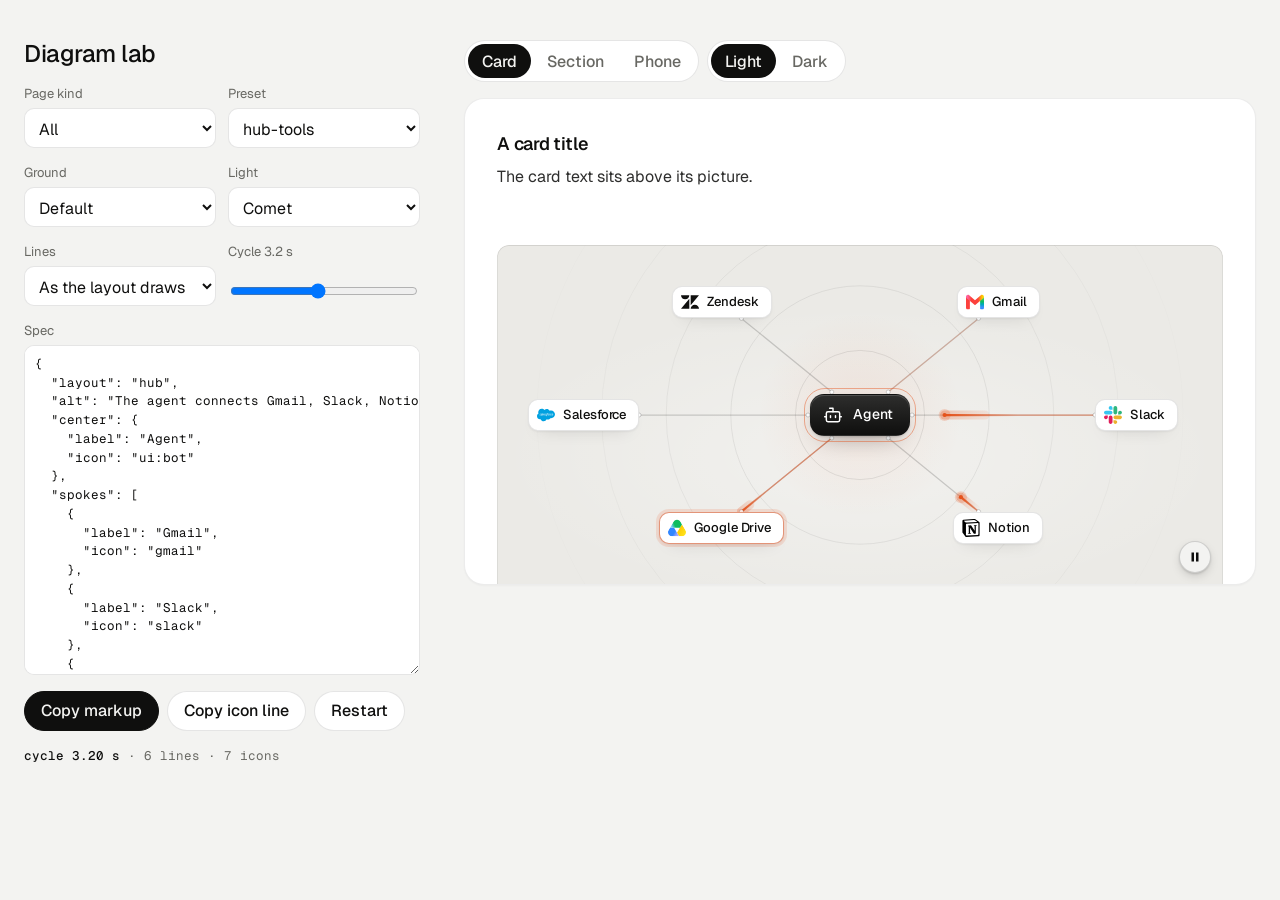
<file: website/assets/diagrams/lab.html>
<!doctype html>
<html lang="en">
<head>
<meta charset="utf-8">
<meta name="viewport" content="width=device-width, initial-scale=1">
<title>Diagram lab</title>
<link rel="preconnect" href="https://fonts.googleapis.com">
<link rel="preconnect" href="https://fonts.gstatic.com" crossorigin>
<link href="https://fonts.googleapis.com/css2?family=Geist:wght@300..700&family=Geist+Mono:wght@400;500&display=swap" rel="stylesheet">
<link rel="stylesheet" href="../ui/cards.css">
<link rel="stylesheet" href="diagram.css">
<style>
  /* The builder: pick a preset, change the JSON or the controls, see the card at once, copy the markup. Not part of a page. */
  :root { --font-text: "Geist", system-ui, sans-serif; --font-display: "Geist", system-ui, sans-serif; --font-mono: "Geist Mono", ui-monospace, monospace; }
  [data-theme="light"] { --bg: #f3f3f1; --card: #ffffff; --ink: #0f0f0e; --muted: #686863; --accent: #e5531c; --accent-ink: #ffffff; --frag: #ffffff; --ground-bg: #ebeae6; --ground-accent: #dcd9d0; --line: rgb(0 0 0 / .1); --field: #ffffff; }
  [data-theme="light"][data-accent="blue"] { --accent: #2456e8; }
  [data-theme="light"][data-accent="green"] { --accent: #16825d; }
  [data-theme="dark"] { --bg: #070708; --card: #141416; --ink: #f2f2ef; --muted: #8f9094; --accent: #ff7a3c; --accent-ink: #120c08; --frag: #1c1d20; --ground-bg: #101012; --ground-accent: #232326; --line: rgb(255 255 255 / .12); --field: #101012; }
  [data-theme="dark"][data-accent="white"] { --accent: #f2f2ef; --accent-ink: #0b0b0c; }
  [data-theme="dark"][data-accent="green"] { --accent: #3ccf8e; --accent-ink: #06130d; }
  * { box-sizing: border-box; }
  html, body { margin: 0; }
  body { font-family: var(--font-text); background: var(--bg); color: var(--ink); -webkit-font-smoothing: antialiased; min-height: 100vh; }
  .lab { display: grid; gap: 32px; max-width: 1440px; margin: 0 auto; padding: 32px 24px 64px; }
  .side { display: grid; gap: 16px; align-content: start; min-width: 0; }
  .side h1 { margin: 0; font: 500 24px/1.2 var(--font-display); letter-spacing: -0.02em; }
  .row { display: grid; gap: 6px; }
  .row > label, .row > .lbl { font-size: 13px; color: var(--muted); }
  .two { display: grid; grid-template-columns: 1fr 1fr; gap: 12px; }
  select, textarea, button, input[type=range] { font: inherit; color: inherit; }
  select, textarea { width: 100%; background: var(--field); border: 1px solid var(--line); border-radius: 10px; padding: 9px 10px; }
  select { height: 40px; }
  textarea { min-height: 360px; resize: vertical; font: 400 12.5px/1.5 var(--font-mono); white-space: pre; tab-size: 2; }
  textarea.is-bad { border-color: #c4321c; }
  .btns { display: flex; flex-wrap: wrap; gap: 8px; }
  button.b { height: 40px; padding: 0 16px; border-radius: 999px; border: 1px solid var(--line); background: var(--card); cursor: pointer; font-weight: 500; }
  button.b:hover { border-color: var(--ink); }
  button.b--main { background: var(--ink); color: var(--bg); border-color: var(--ink); }
  .out { font: 400 12.5px/1.5 var(--font-mono); color: var(--muted); overflow-wrap: anywhere; min-height: 1.5em; }
  .out b { color: var(--ink); font-weight: 500; }
  .out .bad { color: #c4321c; }
  .lb-stage { min-width: 0; display: grid; align-content: start; gap: 16px; }
  .lb-stage .card > .panel { --p-h: 340px; }
  .lb-stage .card--wide > .panel { --p-h: 560px; }
  .lb-stage .card--phone { max-width: 390px; }
  .lb-stage .card--phone > .panel { --p-h: 300px; }
  .seg { display: inline-flex; border: 1px solid var(--line); border-radius: 999px; padding: 3px; gap: 2px; background: var(--card); width: fit-content; }
  .seg button { height: 34px; padding: 0 14px; border: 0; background: none; border-radius: 999px; cursor: pointer; font-weight: 500; color: var(--muted); }
  .seg button[aria-pressed="true"] { background: var(--ink); color: var(--bg); }
  @media (min-width: 1024px) { .lab { grid-template-columns: 400px minmax(0, 1fr); gap: 40px; padding-top: 40px; } textarea { min-height: 330px; } .side { position: sticky; top: 24px; max-height: calc(100vh - 48px); overflow: auto; padding-right: 4px; } }
  @media (max-width: 639px) { .lab { padding: 24px 16px 48px; } }
</style>
</head>
<body data-theme="light" data-icon-base="../icons/demo/">
<div class="lab">
  <aside class="side">
    <h1>Diagram lab</h1>
    <div class="two">
      <div class="row"><label for="type">Page kind</label><select id="type"><option value="">All</option><option>software</option><option>tech</option><option>gaming</option><option>product</option><option>service</option></select></div>
      <div class="row"><label for="preset">Preset</label><select id="preset"></select></div>
    </div>
    <div class="two">
      <div class="row"><label for="ground">Ground</label><select id="ground"><option value="">Default</option><option>dots</option><option>rings</option><option>grid</option><option>glow</option><option>glow dots</option><option>glow rings</option><option>none</option></select></div>
      <div class="row"><label for="pulse">Light</label><select id="pulse"><option value="">Comet</option><option>dot</option><option>none</option></select></div>
    </div>
    <div class="two">
      <div class="row"><label for="curve">Lines</label><select id="curve"><option value="">As the layout draws them</option><option>curve</option><option>elbow</option><option>swirl</option></select></div>
      <div class="row"><label for="cycle">Cycle <span id="cycleV">3.2 s</span></label><input id="cycle" type="range" min="2.5" max="4" step="0.1" value="3.2"></div>
    </div>
    <div class="row"><label for="json">Spec</label><textarea id="json" spellcheck="false"></textarea></div>
    <div class="btns">
      <button class="b b--main" id="copy" type="button">Copy markup</button>
      <button class="b" id="copyIcons" type="button">Copy icon line</button>
      <button class="b" id="restart" type="button">Restart</button>
    </div>
    <div class="out" id="info"></div>
  </aside>
  <main class="lb-stage">
    <div class="btns">
      <div class="seg" id="size" role="group" aria-label="Size"><button type="button" data-v="card" aria-pressed="true">Card</button><button type="button" data-v="section" aria-pressed="false">Section</button><button type="button" data-v="phone" aria-pressed="false">Phone</button></div>
      <div class="seg" id="theme" role="group" aria-label="Palette"><button type="button" data-v="light" aria-pressed="true">Light</button><button type="button" data-v="dark" aria-pressed="false">Dark</button></div>
    </div>
    <article class="card card--row" id="card"><h3 id="ct"></h3><p id="cp"></p><div class="panel"><div class="dg" id="dg"></div></div></article>
  </main>
</div>
<script type="module">
  import dg from './diagram.js';
  const $ = id => document.getElementById(id);
  const presets = await dg.presets();
  const base = new URL('../icons/demo/', location.href).href;
  const q = new URLSearchParams(location.search);
  let spec = null, d = null, size = 'card';

  const names = type => Object.keys(presets).filter(k => !type || (presets[k].types || []).includes(type));
  const fillPresets = () => { $('preset').innerHTML = names($('type').value).map(k => `<option>${k}</option>`).join(''); };
  const load = id => { spec = JSON.parse(JSON.stringify(presets[id])); delete spec.types; $('json').value = JSON.stringify(spec, null, 2); sync(); };
  const first = n => (spec.center || spec.core || spec.input || spec.root || spec.left || {}).label || n;

  function iconIds(o, out = new Set()) {
    if (Array.isArray(o)) o.forEach(x => iconIds(x, out));
    else if (o && typeof o === 'object') for (const k in o) { if (k === 'icon' && typeof o[k] === 'string' && !/^text:|[/.]/.test(o[k])) out.add(o[k]); else iconIds(o[k], out); }
    return out;
  }
  function markup() {
    const j = JSON.stringify(spec);
    return /'/.test(j)
      ? `<div class="panel"><div class="dg" data-diagram><script type="application/json">${j}<\/script></div></div>`
      : `<div class="panel"><div class="dg" data-diagram='${j}'></div></div>`;
  }
  function paint() {
    const card = $('card');
    card.classList.toggle('card--wide', size === 'section');
    card.classList.toggle('card--phone', size === 'phone');
    const s = JSON.parse(JSON.stringify(spec));
    if (size === 'section') s.size = 'section';
    $('ct').textContent = 'A card title';
    $('cp').textContent = 'The card text sits above its picture.';
    const el = $('dg');
    d = dg.mount(el, s, { iconBase: base });
    const ids = [...iconIds(spec)];
    setTimeout(() => {
      $('info').innerHTML = `<b>cycle ${d.T ? d.T.toFixed(2) : '-'} s</b> · ${d.E ? d.E.filter(e => e.lit).length : 0} lines · ${ids.length} icons`;
    }, 400);
  }
  function sync() {
    try { spec = JSON.parse($('json').value); $('json').classList.remove('is-bad'); } catch (e) { $('json').classList.add('is-bad'); $('info').innerHTML = `<span class="bad">${e.message}</span>`; return; }
    paint();
  }
  // a control writes into the spec and the textarea
  function setField(path, v) {
    try { spec = JSON.parse($('json').value); } catch { return; }
    const [a, b] = path.split('.');
    if (b) { spec[a] = spec[a] || {}; if (v === '' || v == null) delete spec[a][b]; else spec[a][b] = v; if (!Object.keys(spec[a]).length) delete spec[a]; }
    else if (v === '' || v == null) delete spec[a]; else spec[a] = v;
    $('json').value = JSON.stringify(spec, null, 2);
    sync();
  }
  $('type').onchange = () => { fillPresets(); load($('preset').value); };
  $('preset').onchange = () => { $('ground').value = $('pulse').value = $('curve').value = ''; $('cycle').value = 3.2; $('cycleV').textContent = '3.2 s'; load($('preset').value); };
  $('ground').onchange = () => setField('ground', $('ground').value);
  $('pulse').onchange = () => setField('motion.pulse', $('pulse').value);
  $('curve').onchange = () => setField('curve', $('curve').value);
  $('cycle').oninput = () => { $('cycleV').textContent = (+$('cycle').value).toFixed(1) + ' s'; setField('motion.cycle', +$('cycle').value === 3.2 ? '' : +$('cycle').value); };
  let t0; $('json').oninput = () => { clearTimeout(t0); t0 = setTimeout(sync, 350); };
  $('restart').onclick = () => d && d.restart && d.restart();
  const copy = async (text, btn, label) => { try { await navigator.clipboard.writeText(text); btn.textContent = 'Copied'; } catch { btn.textContent = 'Copy failed'; } setTimeout(() => (btn.textContent = label), 1400); };
  $('copy').onclick = () => copy(markup(), $('copy'), 'Copy markup');
  $('copyIcons').onclick = () => copy(`node <skill>/scripts/icons.mjs fetch ${[...iconIds(spec)].join(' ')} --out assets/icons`, $('copyIcons'), 'Copy icon line');
  for (const [id, key] of [['size', 'size'], ['theme', 'theme']]) {
    $(id).onclick = ev => {
      const b = ev.target.closest('button'); if (!b) return;
      [...$(id).children].forEach(x => x.setAttribute('aria-pressed', String(x === b)));
      if (key === 'size') { size = b.dataset.v; paint(); } else document.body.dataset.theme = b.dataset.v;
    };
  }
  if (q.get('type')) $('type').value = q.get('type');
  fillPresets();
  if (q.get('preset') && presets[q.get('preset')]) $('preset').value = q.get('preset');
  if (q.get('theme') === 'dark') { document.body.dataset.theme = 'dark'; $('theme').children[1].click(); }
  load($('preset').value);
  window.__lab = { get d() { return d; } };
</script>
</body>
</html>
</file>
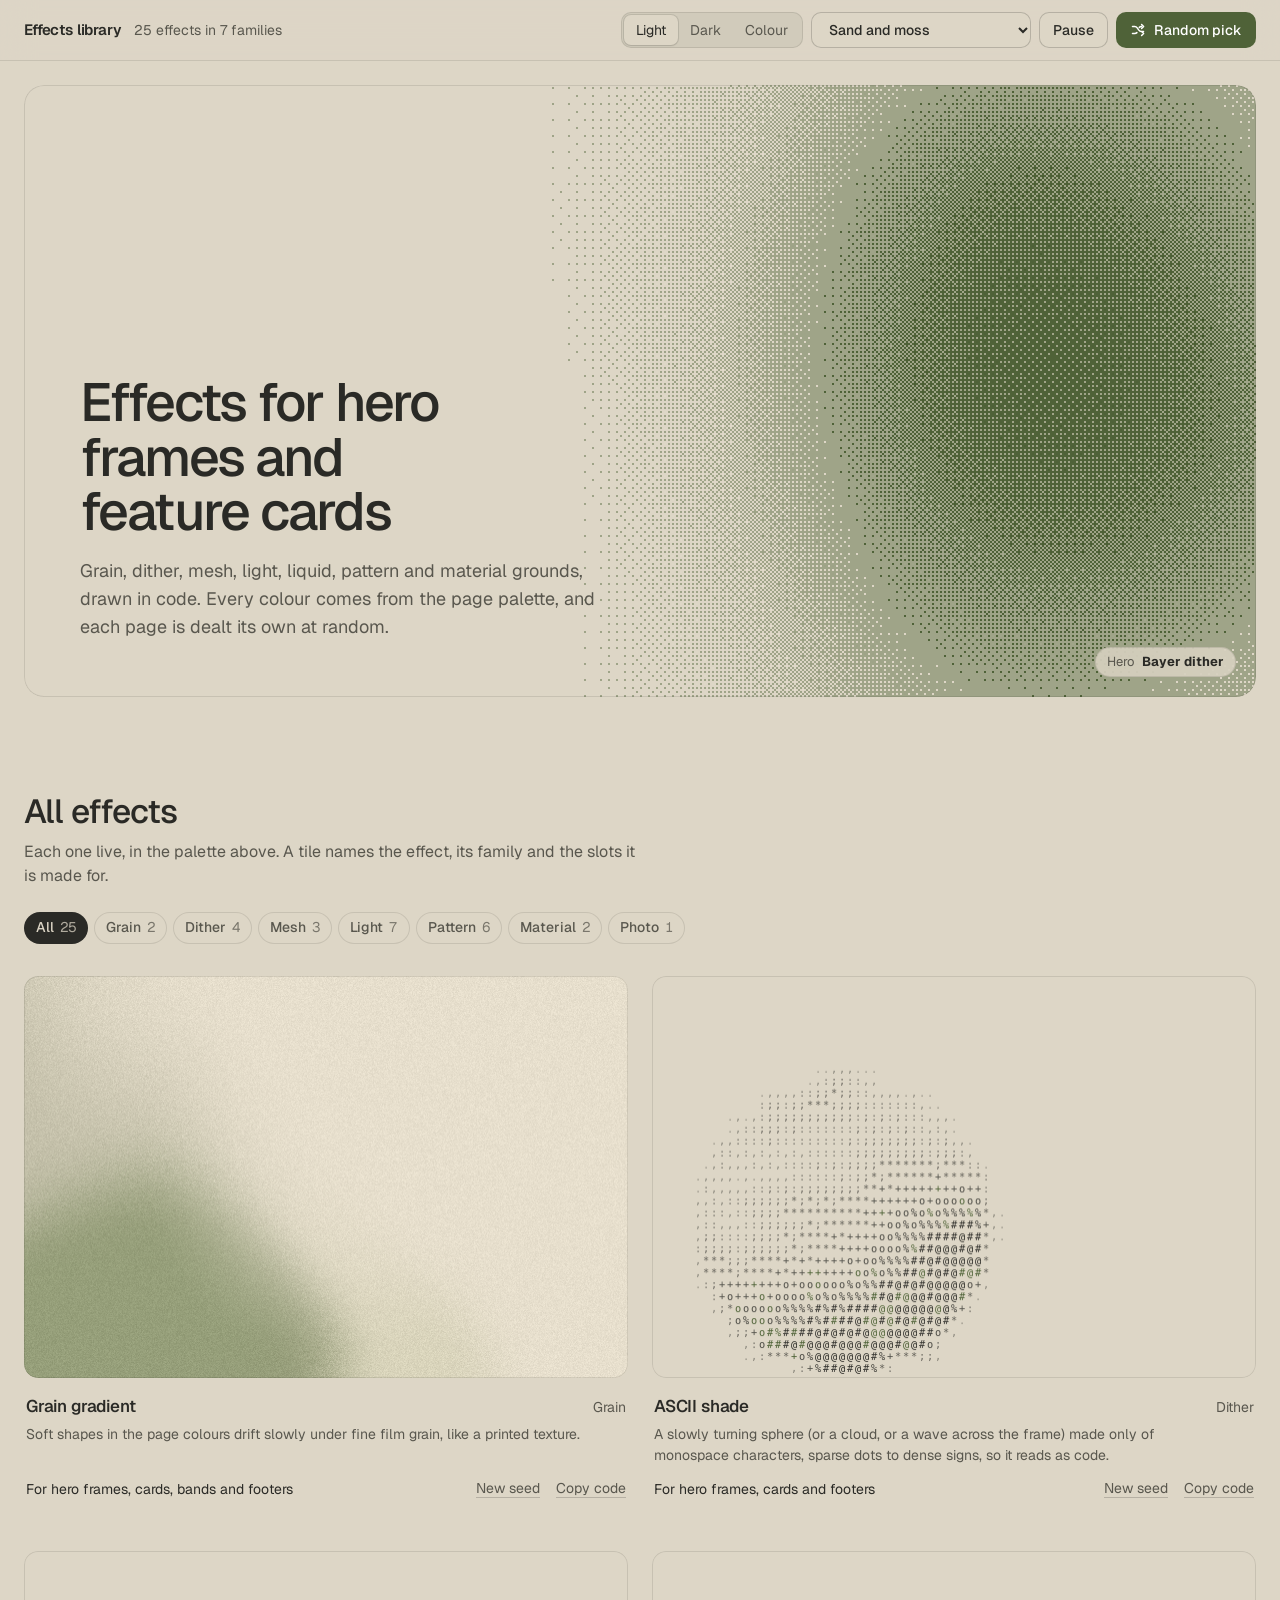
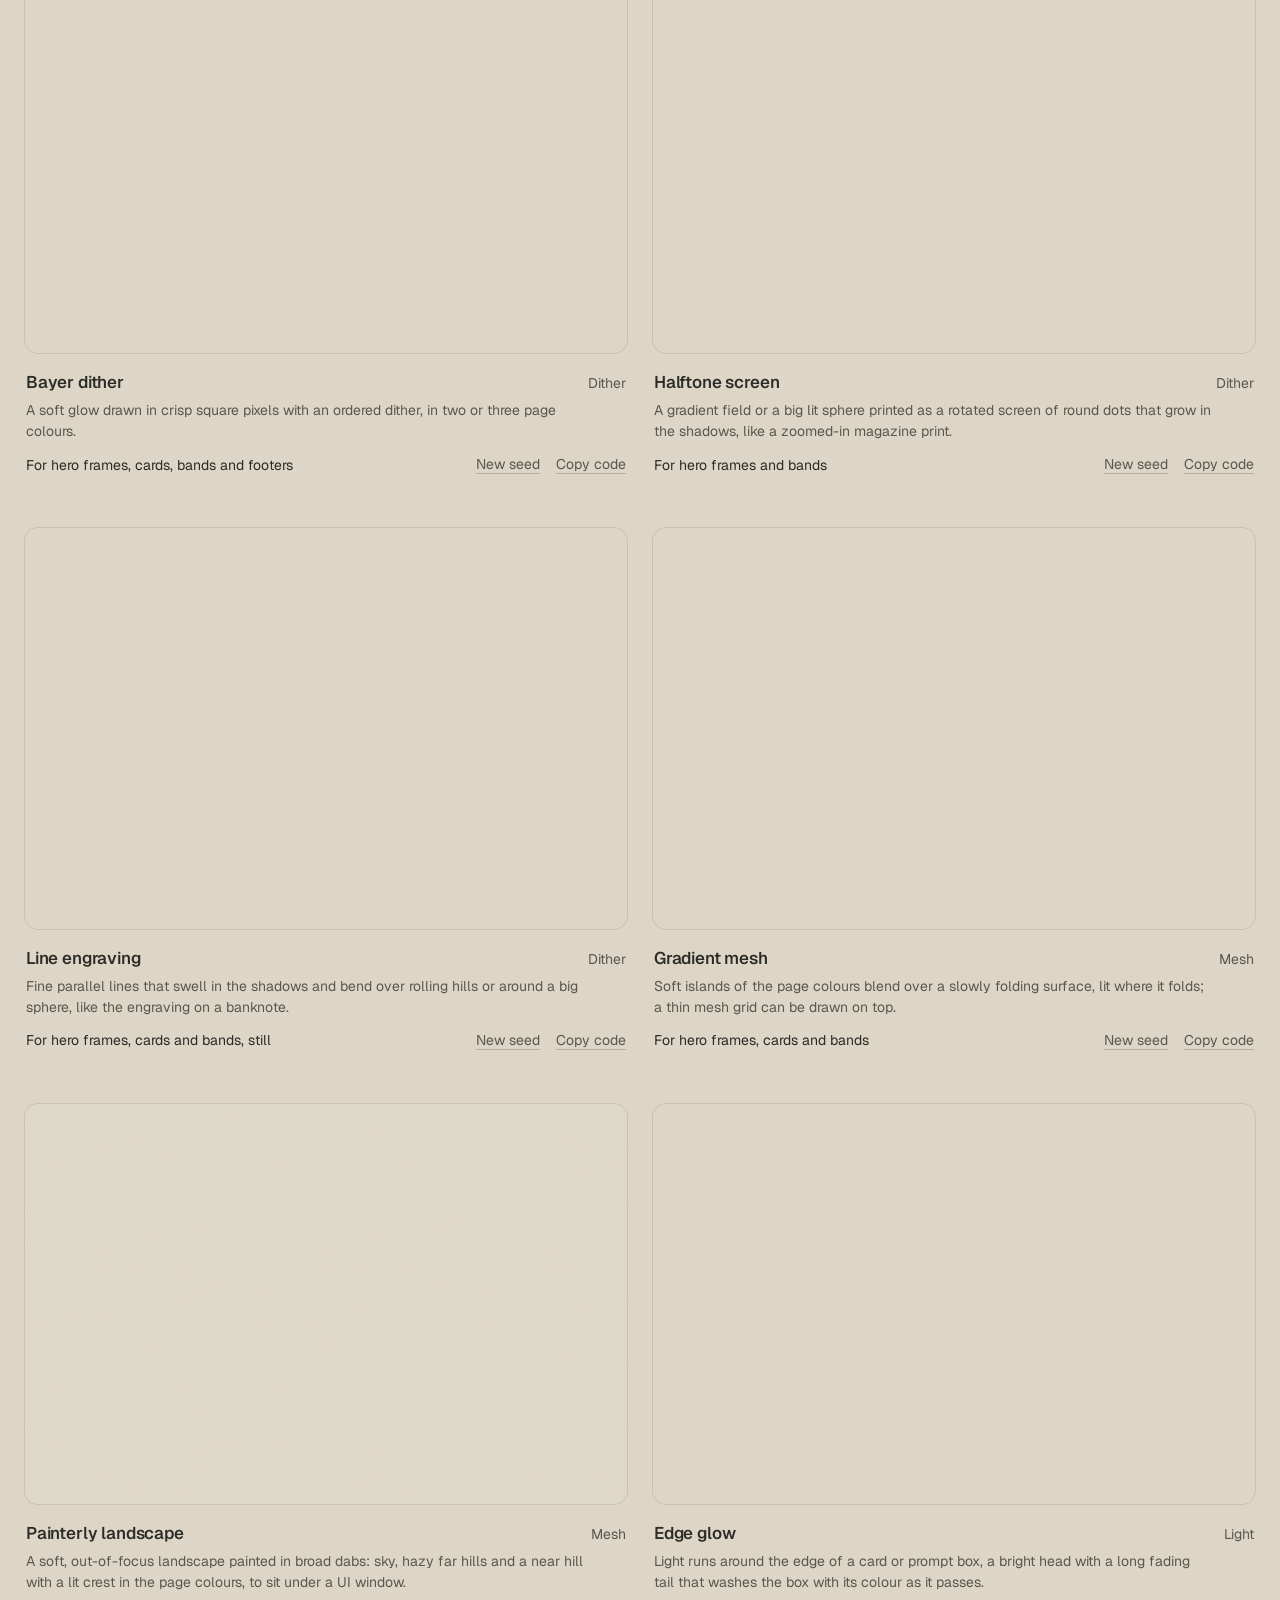
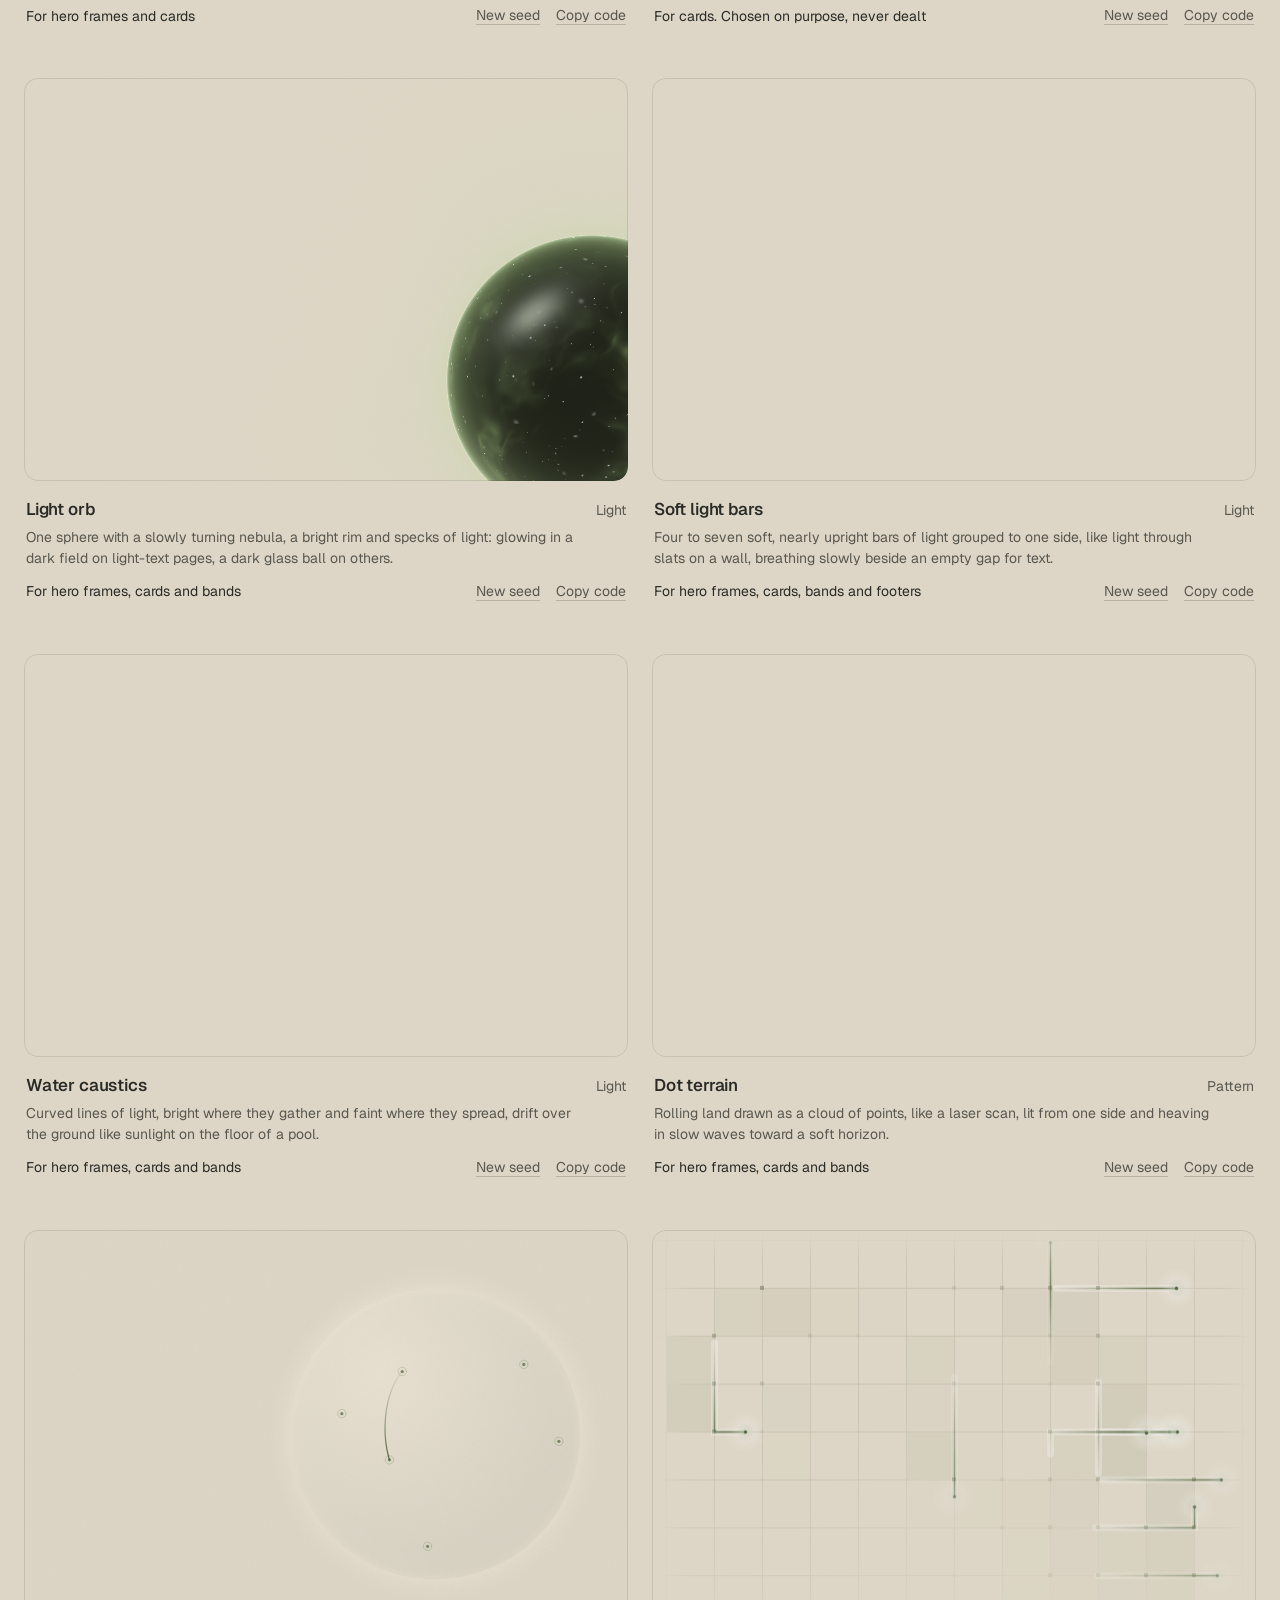
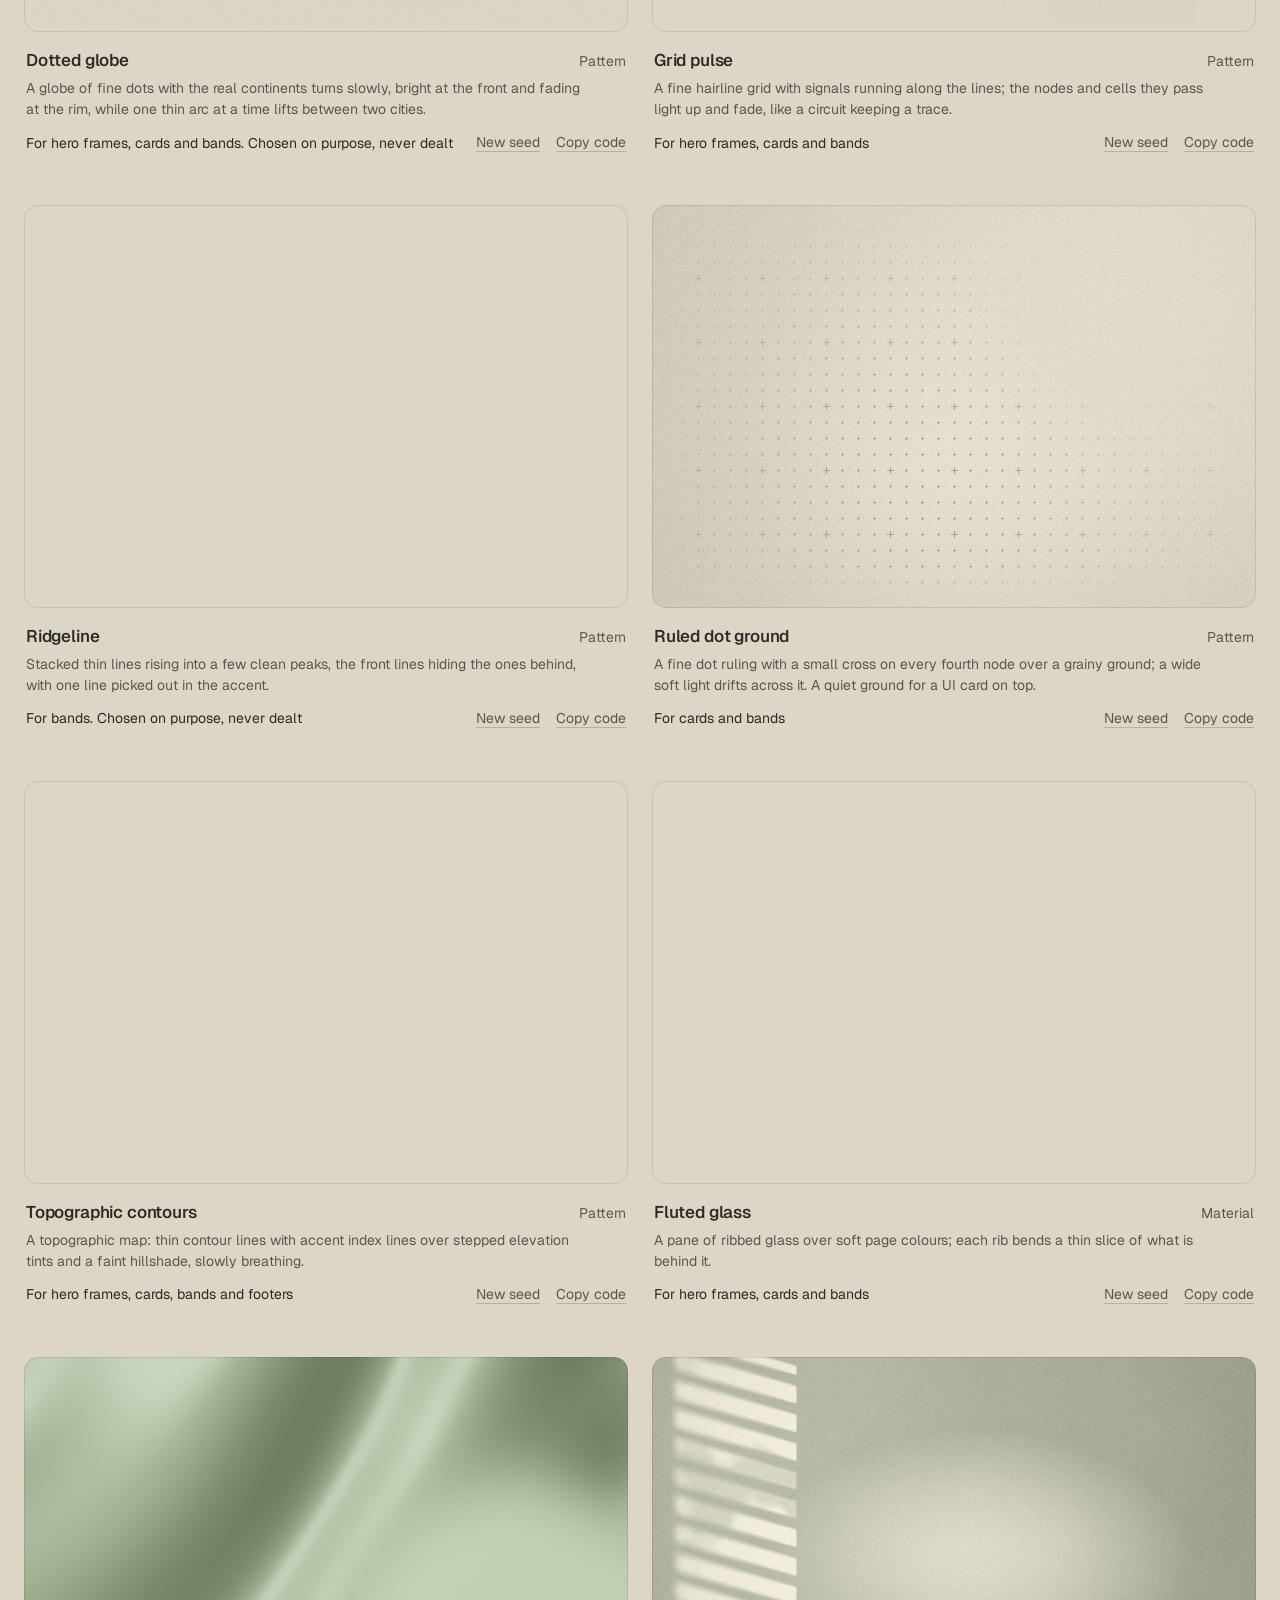
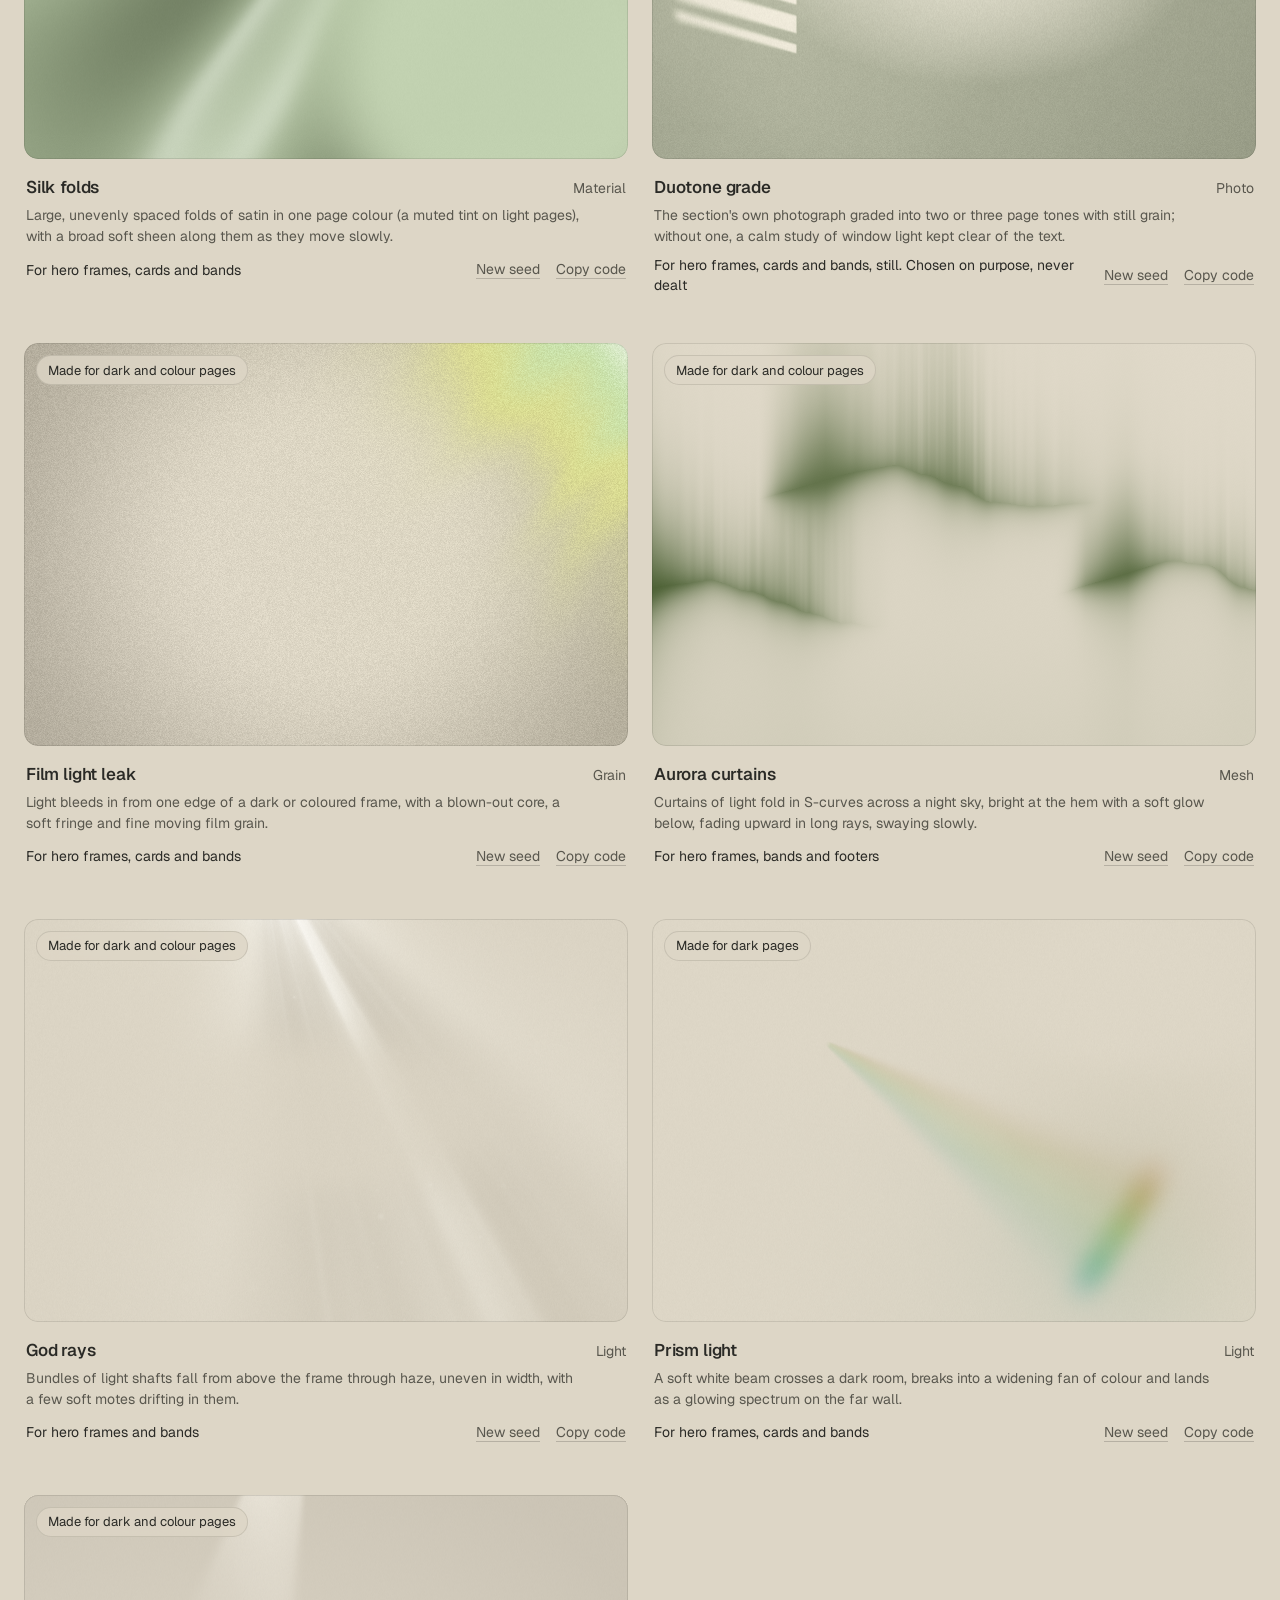
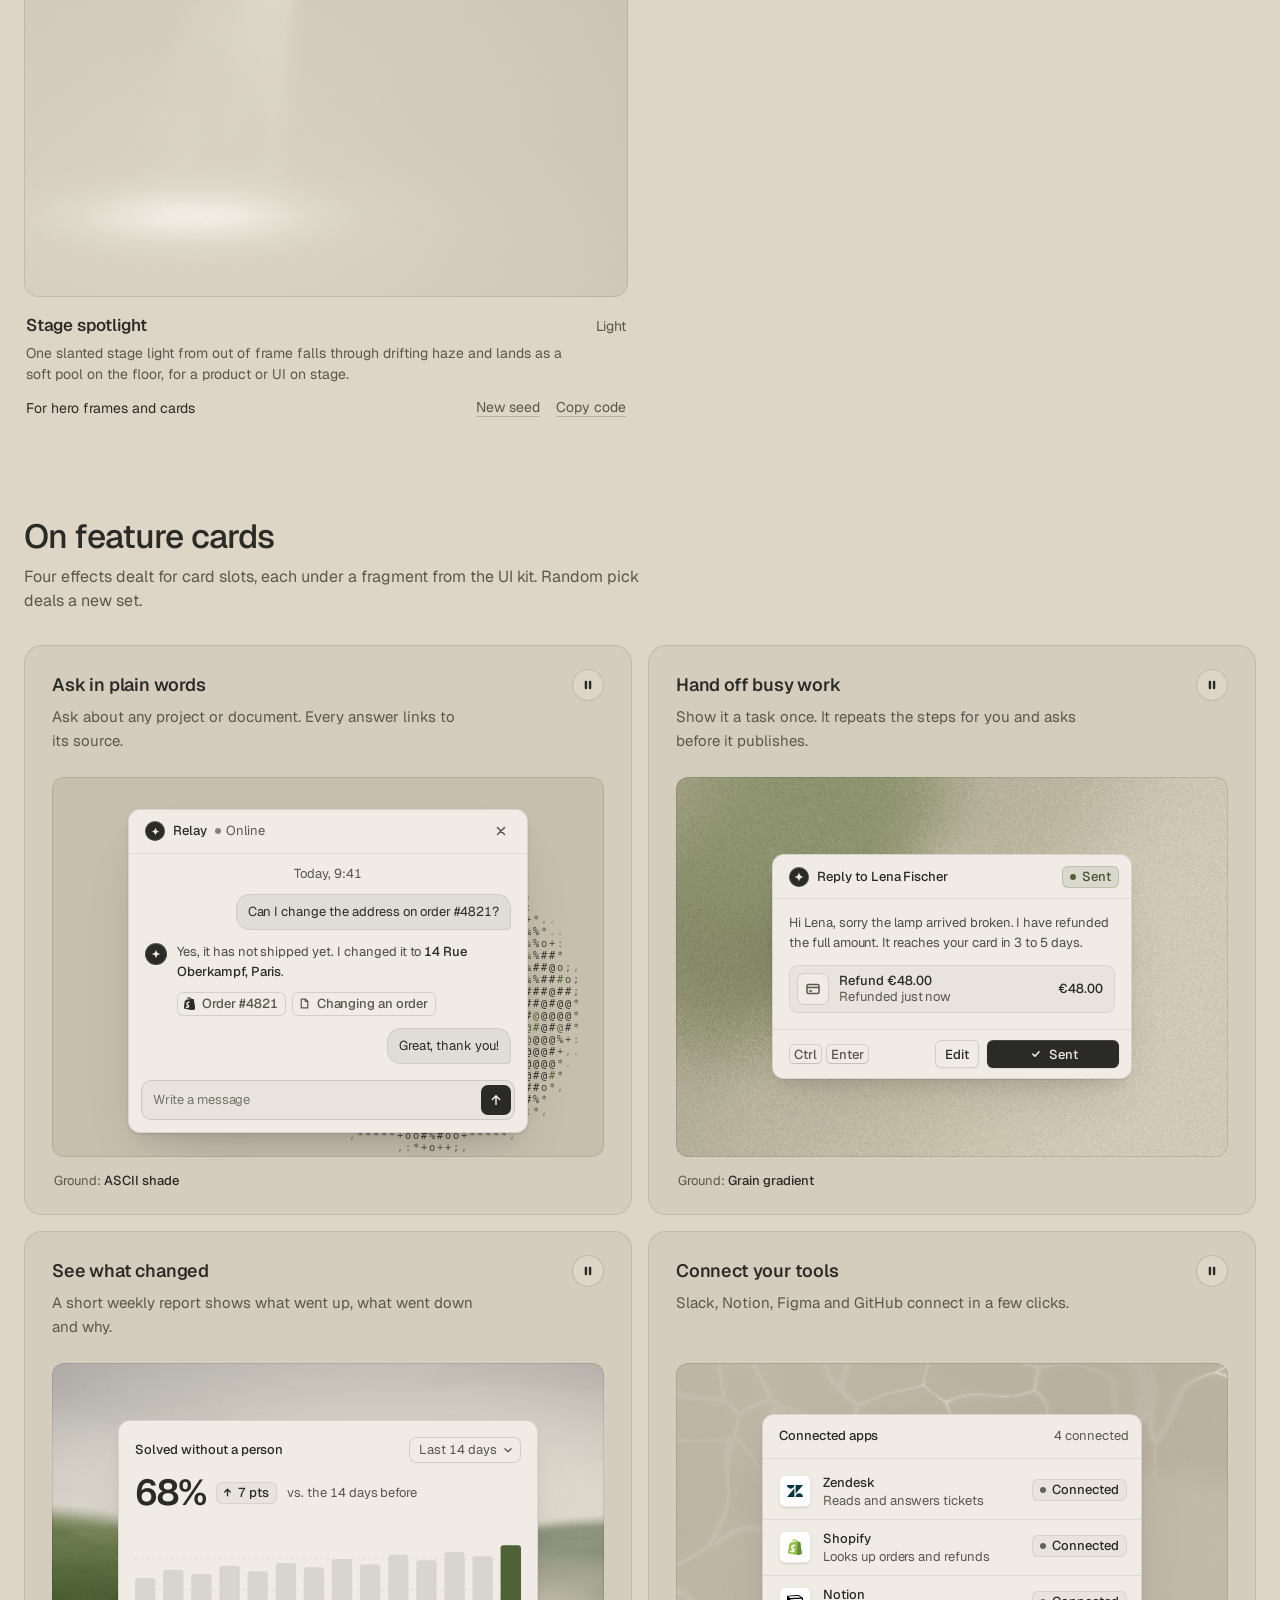
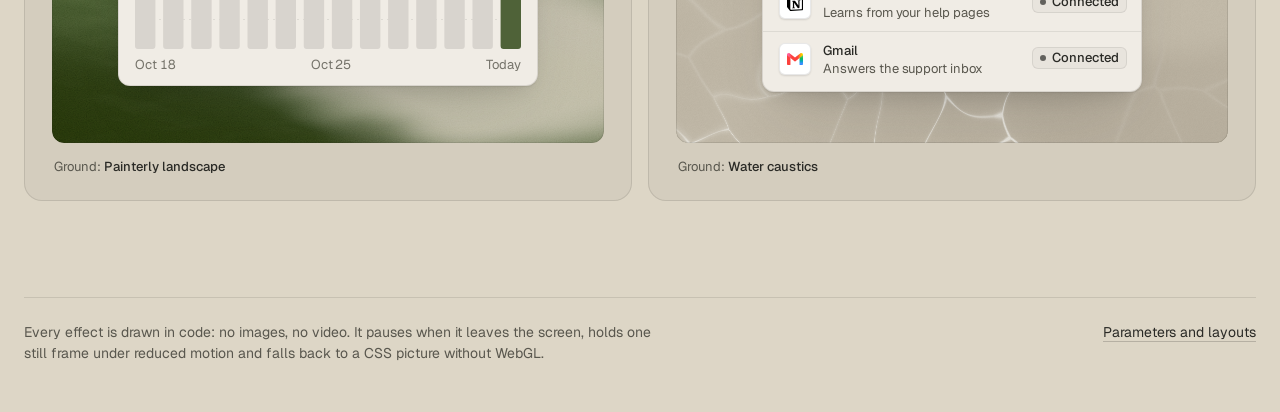
<file: website/assets/effects/gallery.html>
<!doctype html>
<html lang="en">
<head>
<script>window.__tpGlMax = 16;   /* a gallery shows many live effects at once; a page of a site keeps the default 4 (fx.js) */</script>
<meta charset="utf-8">
<meta name="viewport" content="width=device-width, initial-scale=1">
<title>Effects library</title>
<meta name="description" content="Effects drawn in code for hero frames, feature cards and bands, in the page palette.">
<link rel="icon" href="data:,">
<link rel="preconnect" href="https://fonts.googleapis.com">
<link rel="preconnect" href="https://fonts.gstatic.com" crossorigin>
<link href="https://fonts.googleapis.com/css2?family=Geist:wght@100..900&family=Geist+Mono:wght@100..900&display=swap" rel="stylesheet">
<style>
  /* the page palette; the script sets these from the palette switcher */
  :root {
    --bg: #ddd6c6; --surface: #d2cab8; --ink: #2a2a26; --muted: #59574e; --accent: #4f6238; --accent-ink: #ffffff;
    --card: #d2cab8; --panel: #cbc3b1; --win: #eeebe3; --win-surface: #e4e0d6;
    color-scheme: light;
  }
  @media (prefers-color-scheme: dark) {
    :root:not([data-theme="light"]) {
      --bg: #0a0d14; --surface: #131824; --ink: #e9edf3; --muted: #8891a1; --accent: #5ab9fc; --accent-ink: #0a0d14;
      --card: #131824; --panel: #0a0d14; --win: #1d2230; --win-surface: #262c3b;
      color-scheme: dark;
    }
  }
  :root[data-theme="dark"] {
    --bg: #0a0d14; --surface: #131824; --ink: #e9edf3; --muted: #8891a1; --accent: #5ab9fc; --accent-ink: #0a0d14;
    --card: #131824; --panel: #0a0d14; --win: #1d2230; --win-surface: #262c3b;
    color-scheme: dark;
  }
  :root {
    --line: color-mix(in oklab, var(--ink) 12%, transparent);
    --line-2: color-mix(in oklab, var(--ink) 22%, transparent);
    --chip: color-mix(in oklab, var(--ink) 6%, var(--bg));
    --font: "Geist", ui-sans-serif, system-ui, -apple-system, "Segoe UI", Roboto, "Helvetica Neue", Arial, sans-serif;
    --mono: "Geist Mono", ui-monospace, "SFMono-Regular", Consolas, monospace;
    --wrap: 1320px;
    --gut: 24px;
  }
  * { box-sizing: border-box; }
  html { -webkit-text-size-adjust: 100%; scroll-behavior: smooth; }
  @media (prefers-reduced-motion: reduce) { html { scroll-behavior: auto; } }
  body {
    margin: 0; background: var(--bg); color: var(--ink);
    font: 15px/1.5 var(--font); -webkit-font-smoothing: antialiased; font-feature-settings: "ss01" 0;
    overflow-x: hidden;
  }
  button, select { font: inherit; color: inherit; }
  :focus-visible { outline: 2px solid var(--accent); outline-offset: 2px; }
  .wrap { max-width: calc(var(--wrap) + 2 * var(--gut)); margin: 0 auto; padding: 0 var(--gut); }

  /* top bar */
  .top { position: sticky; top: 0; z-index: 50; background: color-mix(in oklab, var(--bg) 86%, transparent);
    backdrop-filter: blur(16px) saturate(1.2); -webkit-backdrop-filter: blur(16px) saturate(1.2); border-bottom: 1px solid var(--line); }
  .top-in { display: flex; align-items: center; gap: 12px 8px; padding-top: 12px; padding-bottom: 12px; }
  .top-in .controls { margin-left: auto; }
  .brand { display: flex; align-items: baseline; gap: 12px; min-width: 0; }
  .brand b { font-size: 15px; font-weight: 600; letter-spacing: -0.01em; white-space: nowrap; }
  .brand span { color: var(--muted); font-size: 14px; white-space: nowrap; }
  .controls { display: flex; align-items: center; gap: 8px; flex-wrap: wrap; }
  .seg { display: inline-flex; padding: 3px; border-radius: 10px; background: var(--chip); box-shadow: inset 0 0 0 1px var(--line); }
  .seg button { height: 30px; border: 0; background: transparent; padding: 0 12px; border-radius: 7px; cursor: pointer; color: var(--muted); font-size: 14px; }
  .seg button[aria-pressed="true"] { background: var(--bg); color: var(--ink); box-shadow: 0 0 0 1px var(--line), 0 1px 2px rgb(0 0 0 / 0.08); }
  .btn, .select {
    height: 36px; padding: 0 14px; border-radius: 10px; border: 0; background: var(--bg); color: var(--ink);
    box-shadow: inset 0 0 0 1px var(--line-2); cursor: pointer; display: inline-flex; align-items: center; gap: 8px;
    font-size: 14px; font-weight: 500; white-space: nowrap;
  }
  .btn:hover, .select:hover { box-shadow: inset 0 0 0 1px color-mix(in oklab, var(--ink) 38%, transparent); }
  .btn--primary { background: var(--accent); color: var(--accent-ink); box-shadow: none; }
  .btn--primary:hover { box-shadow: none; background: color-mix(in oklab, var(--accent) 88%, var(--ink)); }
  .btn svg { width: 16px; height: 16px; flex: none; }
  .select { max-width: 220px; padding-right: 10px; }

  /* hero: a dealt hero effect with text in its calm area */
  .hero { position: relative; margin-top: 24px; height: clamp(480px, 68vh, 660px); border-radius: 20px; overflow: hidden;
    display: flex; flex-direction: column; justify-content: flex-end; }
  .hero::after, .stage::after, .panel::after { content: ""; position: absolute; inset: 0; border-radius: inherit; box-shadow: inset 0 0 0 1px var(--line); pointer-events: none; z-index: 2; }
  .hero-copy { position: relative; z-index: 1; padding: 56px; max-width: 760px; }
  .hero h1 { max-width: 9.5em; margin: 0 0 18px; font-size: clamp(38px, 3.4vw + 10px, 62px); line-height: 1.02; letter-spacing: -0.035em; font-weight: 520; text-wrap: balance; }
  .hero p { margin: 0; max-width: 44ch; font-size: 18px; line-height: 28px; color: var(--muted); text-wrap: pretty; }
  .hero-tag { position: absolute; right: 20px; bottom: 20px; z-index: 3; }
  .tag { display: inline-flex; align-items: center; gap: 8px; height: 30px; padding: 0 12px; border-radius: 999px; font-size: 13px;
    background: color-mix(in oklab, var(--bg) 82%, transparent); color: var(--ink); box-shadow: inset 0 0 0 1px var(--line);
    backdrop-filter: blur(10px); -webkit-backdrop-filter: blur(10px); white-space: nowrap; }
  .tag span { color: var(--muted); }

  /* sections */
  section { padding-top: 96px; }
  .sec-head { display: flex; align-items: flex-end; justify-content: space-between; gap: 24px 48px; flex-wrap: wrap; margin-bottom: 32px; }
  .sec-head h2 { margin: 0 0 10px; font-size: clamp(28px, 1.2vw + 18px, 36px); line-height: 1.1; letter-spacing: -0.025em; font-weight: 520; }
  .sec-head p { margin: 0; color: var(--muted); max-width: 56ch; font-size: 16px; line-height: 24px; text-wrap: pretty; }
  .filters { display: flex; flex-wrap: wrap; gap: 6px; }
  .filters button { height: 32px; padding: 0 12px; border-radius: 999px; border: 0; cursor: pointer; font-size: 14px; color: var(--muted);
    background: transparent; box-shadow: inset 0 0 0 1px var(--line); }
  .filters button b { font-weight: 500; }
  .filters button span { margin-left: 6px; font-variant-numeric: tabular-nums; opacity: 0.75; }
  .filters button[aria-pressed="true"] { background: var(--ink); color: var(--bg); box-shadow: none; }

  /* the grid of every effect: one size of tile, labels under the picture */
  .grid { display: grid; grid-template-columns: repeat(2, minmax(0, 1fr)); gap: 48px 24px; }
  .tile { min-width: 0; display: flex; flex-direction: column; }
  .tile[hidden] { display: none; }
  .stage { position: relative; aspect-ratio: 3 / 2; border-radius: 14px; overflow: hidden; background: var(--bg); }
  .badge { position: absolute; top: 12px; left: 12px; z-index: 3; }
  .info { padding: 16px 2px 0; display: grid; gap: 6px; }
  .info-top { display: flex; align-items: baseline; justify-content: space-between; gap: 16px; }
  .info h3 { margin: 0; font-size: 17px; line-height: 24px; font-weight: 560; letter-spacing: -0.01em; }
  .fam { flex: none; font-size: 14px; color: var(--muted); }
  .look { margin: 0; color: var(--muted); font-size: 14px; line-height: 21px; max-width: 62ch; min-height: 42px;
    display: -webkit-box; -webkit-line-clamp: 2; -webkit-box-orient: vertical; overflow: hidden; }
  .info-foot { display: flex; align-items: center; justify-content: space-between; gap: 16px; margin-top: 2px; }
  .for { margin: 0; font-size: 14px; line-height: 20px; }
  .links { flex: none; display: flex; gap: 16px; }
  .links button { border: 0; background: none; padding: 4px 0; cursor: pointer; font-size: 14px; color: var(--muted);
    text-decoration: underline; text-decoration-color: var(--line-2); text-underline-offset: 4px; }
  .links button:hover { color: var(--ink); text-decoration-color: currentColor; }

  /* feature cards: an effect ground in the inset panel and a UI fragment on top */
  .cards { display: grid; grid-template-columns: repeat(2, minmax(0, 1fr)); gap: 16px; }
  .card { background: var(--card); border-radius: 18px; padding: 28px 28px 24px; box-shadow: inset 0 0 0 1px var(--line); display: flex; flex-direction: column; min-width: 0; }
  .card h3 { margin: 0 0 8px; font-size: 18px; line-height: 24px; font-weight: 560; letter-spacing: -0.01em; }
  .card > p:not(.ground) { margin: 0; color: var(--muted); font-size: 15px; line-height: 24px; max-width: 44ch; min-height: 48px; text-wrap: pretty; }
  .panel { position: relative; margin-top: 24px; height: 380px; border-radius: 12px; overflow: hidden; display: grid; place-items: center; padding: 32px; }
  .panel--bleed { place-items: end center; padding-bottom: 0; }
  .panel--bleed > .slot { margin-bottom: -48px; }
  .slot { position: relative; z-index: 1; max-width: 100%;
    --ui-font: var(--font); --ui-mono: var(--mono); --ui-radius: 12px;
    --fx-bg: var(--win); --fx-surface: var(--win-surface); --fx-ink: var(--ink); --fx-muted: var(--muted);
    --fx-accent: var(--accent); --fx-accent-ink: var(--accent-ink); }
  .ground { margin: 14px 2px 0; font-size: 13px; line-height: 20px; color: var(--muted); }
  .ground b { font-weight: 500; color: var(--ink); }

  .foot { padding-top: 96px; padding-bottom: 48px; }
  .foot-in > div { border-top: 1px solid var(--line); padding-top: 24px; display: flex; justify-content: space-between; gap: 16px 48px; flex-wrap: wrap; color: var(--muted); font-size: 14px; }
  .foot-in p { margin: 0; max-width: 72ch; }
  .foot a { color: var(--ink); text-underline-offset: 4px; text-decoration-color: var(--line-2); }
  .empty { padding: 64px 0; color: var(--muted); }

  .toast { position: fixed; left: 50%; bottom: 24px; z-index: 60; transform: translate(-50%, 16px); opacity: 0; pointer-events: none;
    max-width: calc(100vw - 32px); padding: 10px 16px; border-radius: 12px; background: var(--ink); color: var(--bg); font-size: 14px;
    transition: opacity .2s ease, transform .2s ease; }
  .toast.on { opacity: 1; transform: translate(-50%, 0); }

  @media (max-width: 1080px) {
    .hero-copy { padding: 40px; }
  }
  @media (max-width: 860px) {
    .grid, .cards { grid-template-columns: minmax(0, 1fr); }
    .grid { gap: 40px; }
  }
  @media (max-width: 720px) {
    :root { --gut: 16px; }
    .top { position: static; }
    .brand span, .select { display: none; }
    .top-in { display: grid; grid-template-columns: 1fr auto; grid-template-areas: "brand deal" "controls controls"; }
    .brand { grid-area: brand; }
    #deal { grid-area: deal; }
    .top-in .controls { grid-area: controls; margin-left: 0; flex-wrap: nowrap; }
    .seg { flex: 1; }
    .seg button { flex: 1; }
    .hero { margin-top: 16px; height: 560px; border-radius: 16px; }
    .hero-copy { padding: 28px 24px 72px; }
    .hero p { font-size: 16px; line-height: 24px; }
    .hero-tag { left: 24px; right: auto; bottom: 20px; }
    section { padding-top: 72px; }
    .card { padding: 20px; }
    .panel { height: 340px; padding: 20px 16px; }
    .info-foot { flex-wrap: wrap; }
  }
</style>
</head>
<body>
<header class="top">
  <div class="wrap top-in">
    <div class="brand"><b>Effects library</b><span id="count"></span></div>
    <div class="controls">
      <div class="seg" role="group" aria-label="Palette kind">
        <button type="button" data-kind="light">Light</button>
        <button type="button" data-kind="dark">Dark</button>
        <button type="button" data-kind="colour">Colour</button>
      </div>
      <select class="select" id="pal" aria-label="Palette"></select>
      <button type="button" class="btn" id="pause" aria-pressed="false">Pause</button>
    </div>
    <button type="button" class="btn btn--primary" id="deal">
        <svg viewBox="0 0 16 16" aria-hidden="true"><path d="M2.5 4.5h2.2c1.2 0 2 .6 2.7 1.6l1.2 1.8c.7 1 1.5 1.6 2.7 1.6h2.2M11.6 2.5l2 2-2 2M2.5 11.5h2.2c.9 0 1.6-.3 2.2-.9M11.6 9.5l2 2-2 2M9.3 5.4c.6-.6 1.3-.9 2.1-.9" fill="none" stroke="currentColor" stroke-width="1.5" stroke-linecap="round" stroke-linejoin="round"/></svg>
        Random pick
    </button>
  </div>
</header>

<main>
  <div class="wrap">
    <div class="hero" id="hero">
      <div class="hero-copy">
        <h1>Effects for hero frames and feature cards</h1>
        <p id="lede">Grain, dither, mesh, light, liquid, pattern and material grounds, drawn in code. Every colour comes from the page palette, and each page is dealt its own at random.</p>
      </div>
      <div class="hero-tag"><span class="tag" id="hero-tag"><span>Hero</span> <b></b></span></div>
    </div>
  </div>

  <section id="all">
    <div class="wrap">
      <div class="sec-head">
        <div>
          <h2>All effects</h2>
          <p>Each one live, in the palette above. A tile names the effect, its family and the slots it is made for.</p>
        </div>
        <div class="filters" id="filters" role="group" aria-label="Family"></div>
      </div>
      <div class="grid" id="grid"></div>
    </div>
  </section>

  <section id="cards">
    <div class="wrap">
      <div class="sec-head">
        <div>
          <h2>On feature cards</h2>
          <p>Four effects dealt for card slots, each under a fragment from the UI kit. Random pick deals a new set.</p>
        </div>
      </div>
      <div class="cards">
        <article class="card">
          <h3>Ask in plain words</h3>
          <p>Ask about any project or document. Every answer links to its source.</p>
          <div class="panel" data-card="0"><div class="slot" data-ui-load="chat"></div></div>
          <p class="ground">Ground: <b></b></p>
        </article>
        <article class="card">
          <h3>Hand off busy work</h3>
          <p>Show it a task once. It repeats the steps for you and asks before it publishes.</p>
          <div class="panel" data-card="1"><div class="slot" data-ui-load="cursor"></div></div>
          <p class="ground">Ground: <b></b></p>
        </article>
        <article class="card">
          <h3>See what changed</h3>
          <p>A short weekly report shows what went up, what went down and why.</p>
          <div class="panel" data-card="2"><div class="slot" data-ui-load="stat"></div></div>
          <p class="ground">Ground: <b></b></p>
        </article>
        <article class="card">
          <h3>Connect your tools</h3>
          <p>Slack, Notion, Figma and GitHub connect in a few clicks.</p>
          <div class="panel" data-card="3"><div class="slot" data-ui-load="integrations"></div></div>
          <p class="ground">Ground: <b></b></p>
        </article>
      </div>
    </div>
  </section>

  <footer class="foot">
    <div class="wrap foot-in"><div>
      <p>Every effect is drawn in code: no images, no video. It pauses when it leaves the screen, holds one still frame under reduced motion and falls back to a CSS picture without WebGL.</p>
      <p><a id="lab" href="lab.html">Parameters and layouts</a></p>
    </div></div>
  </footer>
</main>
<div class="toast" id="toast" role="status" aria-live="polite"></div>

<script id="paths" type="application/json">{"fx": "./", "ui": "../ui/"}</script>
<script id="palettes" type="application/json">[{"id":"white-link-blue","name":"Sheet and biro","bg":"#ffffff","surface":"#f4f4f4","ink":"#111111","muted":"#6b6b6b","accent":"#1a4be0","accentInk":"#ffffff"},{"id":"cool-white-slate","name":"Frost and slate","bg":"#f7f9fa","surface":"#ecf0f2","ink":"#1f3038","muted":"#5d6b72","accent":"#0d7480","accentInk":"#ffffff"},{"id":"rose-grey-green","name":"Rose grey, green","bg":"#ebe5e3","surface":"#e1dad7","ink":"#2b2622","muted":"#6a615d","accent":"#0f7d45","accentInk":"#ffffff"},{"id":"paper-grey-brass","name":"Newsprint and brass","bg":"#e8e8e3","surface":"#dcdcd6","ink":"#181715","muted":"#63625c","accent":"#bfb21a","accentInk":"#181715"},{"id":"stone-blueprint","name":"Stone and blueprint","bg":"#dfdedb","surface":"#d3d2ce","ink":"#26251e","muted":"#5f5d55","accent":"#2456d6","accentInk":"#ffffff"},{"id":"white-navy-tab","name":"Navy on white","bg":"#ffffff","surface":"#f4f4f2","ink":"#1f2b4d","muted":"#6a7186","accent":"#f7941d","accentInk":"#1f2b4d"},{"id":"three-stones","name":"Three stones","bg":"#eeecea","surface":"#e4e1dd","ink":"#333231","muted":"#6b6763","accent":"#5c6b54","accentInk":"#ffffff"},{"id":"putty-black-teal","name":"Putty and black","bg":"#dedad3","surface":"#d3cec6","ink":"#0a0a0a","muted":"#5c5852","accent":"#256f82","accentInk":"#ffffff"},{"id":"moss-sand","name":"Sand and moss","bg":"#ddd6c6","surface":"#d2cab8","ink":"#2a2a26","muted":"#59574e","accent":"#4f6238","accentInk":"#ffffff"},{"id":"green-mat-chocolate","name":"Bone, green, chocolate","bg":"#e5e1d8","surface":"#dad5ca","ink":"#2a1d17","muted":"#6b5b51","accent":"#456f3a","accentInk":"#ffffff"},{"id":"lunar-grey-bronze","name":"Lunar and bronze","bg":"#111111","surface":"#1c1c1c","ink":"#f2f2f2","muted":"#8f8f8f","accent":"#a08672","accentInk":"#111111"},{"id":"blue-black-cornflower","name":"Night and sky blue","bg":"#0a0d14","surface":"#131824","ink":"#e9edf3","muted":"#8891a1","accent":"#5ab9fc","accentInk":"#0a0d14"},{"id":"green-black-bone","name":"Green-black and bone","bg":"#161c1a","surface":"#1f2725","ink":"#e3e2da","muted":"#8e948d","accent":"#9fc7b8","accentInk":"#161c1a"},{"id":"black-crimson","name":"Black and crimson","bg":"#0a0a0a","surface":"#151515","ink":"#efefef","muted":"#8c8c8c","accent":"#b11226","accentInk":"#ffffff"},{"id":"forest-pale-lime","name":"Forest and lime","bg":"#0f1f10","surface":"#162a17","ink":"#ffffff","muted":"#9aa39a","accent":"#c6f19d","accentInk":"#0f1f10"},{"id":"charcoal-room-sage","name":"Charcoal and sage","bg":"#1c1c1c","surface":"#262626","ink":"#f1f1ef","muted":"#9a9b96","accent":"#8fa68e","accentInk":"#1c1c1c"},{"id":"warm-black-gold","name":"Warm black, gold","bg":"#0c0a08","surface":"#181512","ink":"#ffffff","muted":"#8f8a84","accent":"#c9a45a","accentInk":"#0c0a08"},{"id":"graphite-safety-orange","name":"Graphite and orange","bg":"#18191b","surface":"#222427","ink":"#eff0f1","muted":"#9c9ea3","accent":"#ff4a1f","accentInk":"#18191b"},{"id":"soot-pale-lime","name":"Soot and lime","bg":"#0f0f0f","surface":"#1a1a1a","ink":"#ffffff","muted":"#8f8f8f","accent":"#dafa9c","accentInk":"#0f0f0f"},{"id":"plum-black-pink","name":"Plum-black and pink","bg":"#0d060b","surface":"#1b0e17","ink":"#ffffff","muted":"#9a8f97","accent":"#ff488b","accentInk":"#0d060b"},{"id":"white-signal-red","name":"Signal red, white","bg":"#ffffff","surface":"#f2f2f2","ink":"#0a0a0a","muted":"#6b6b6b","accent":"#d92b21","accentInk":"#ffffff"},{"id":"white-mint-tiles","name":"Greys and mint","bg":"#ffffff","surface":"#f3f3f3","ink":"#232323","muted":"#6e6e6e","accent":"#a1ffcb","accentInk":"#232323"},{"id":"cool-grey-cobalt","name":"Cool grey, cobalt","bg":"#eef0f3","surface":"#e2e5ea","ink":"#0b0c0e","muted":"#5d6470","accent":"#1f2de6","accentInk":"#ffffff"},{"id":"offwhite-bottle-yellow","name":"Bottle ink, yellow","bg":"#f7f7f7","surface":"#ebebeb","ink":"#0d2a1c","muted":"#5f6b64","accent":"#f6e016","accentInk":"#0d2a1c"},{"id":"teal-on-paper","name":"Teal on paper","bg":"#f7f9f8","surface":"#ebf0ee","ink":"#06525c","muted":"#2f737d","accent":"#06525c","accentInk":"#f7f9f8"},{"id":"navy-pink","name":"Navy and pink","bg":"#1a2039","surface":"#212846","ink":"#f9a3c0","muted":"#b9879c","accent":"#f9a3c0","accentInk":"#1a2039"},{"id":"blush-aubergine","name":"Blush and aubergine","bg":"#edccbe","surface":"#e8c2b2","ink":"#351a2b","muted":"#6c4857","accent":"#351a2b","accentInk":"#edccbe"},{"id":"cobalt-on-sand","name":"Cobalt on sand","bg":"#e6dbc7","surface":"#ddd0b9","ink":"#062b8a","muted":"#3a5aa8","accent":"#062b8a","accentInk":"#e6dbc7"},{"id":"oxblood-grey","name":"Oxblood and grey","bg":"#e2e2e2","surface":"#d6d6d6","ink":"#7d0c14","muted":"#7a4a4e","accent":"#7d0c14","accentInk":"#e2e2e2"},{"id":"olive-on-bone","name":"Olive on bone","bg":"#ecebe7","surface":"#e1dfd9","ink":"#38450f","muted":"#5d683a","accent":"#38450f","accentInk":"#ecebe7"},{"id":"burgundy-bubblegum","name":"Burgundy and bubblegum","bg":"#3d0012","surface":"#4d0519","ink":"#ff99d3","muted":"#c77aa0","accent":"#ff99d3","accentInk":"#3d0012"},{"id":"bottle-green-gold","name":"Bottle green, gold","bg":"#133621","surface":"#1a4429","ink":"#f4d96c","muted":"#b3a55e","accent":"#f4d96c","accentInk":"#133621"},{"id":"cobalt-field","name":"Cobalt field","bg":"#0034eb","surface":"#002fd6","ink":"#ffffff","muted":"#dfe4f2","accent":"#e9e34a","accentInk":"#111111"},{"id":"mustard-field","name":"Mustard and black","bg":"#e1ac10","surface":"#cd9d0f","ink":"#0b0b0b","muted":"#4d3d0a","accent":"#24338f","accentInk":"#ffffff"},{"id":"carmine-field","name":"Carmine field","bg":"#9c1220","surface":"#8a101c","ink":"#ffffff","muted":"#f0b9bd","accent":"#ffd9dc","accentInk":"#9c1220"},{"id":"pink-field-lime","name":"Bubblegum and lime","bg":"#ff87ab","surface":"#ff739d","ink":"#0a0a0a","muted":"#6b1f3a","accent":"#def915","accentInk":"#0a0a0a"},{"id":"sky-field-navy","name":"Sky and navy","bg":"#6bb4ee","surface":"#7dbdf0","ink":"#0e1822","muted":"#1b3d5c","accent":"#ff5a1f","accentInk":"#0e1822"},{"id":"orange-field-black","name":"Orange and black","bg":"#ff7a1f","surface":"#ff8633","ink":"#050f16","muted":"#5a2306","accent":"#050f16","accentInk":"#ff7a1f"},{"id":"tobacco-olive","name":"Tobacco and olive","bg":"#472913","surface":"#55321a","ink":"#e4e0cf","muted":"#b39f84","accent":"#525e1b","accentInk":"#e4e0cf"},{"id":"poster-chapters","name":"Poster chapters","bg":"#e6e0d2","surface":"#dcd5c5","ink":"#1a1a1a","muted":"#5f5b52","accent":"#18bc42","accentInk":"#1a1a1a"},{"id":"blue-red-black","name":"Blue, red, black","bg":"#ffffff","surface":"#f3f3f3","ink":"#0a0a0a","muted":"#6b6b6b","accent":"#1f30e0","accentInk":"#ffffff"},{"id":"charcoal-primaries","name":"Charcoal and primaries","bg":"#191919","surface":"#242424","ink":"#ffffff","muted":"#9a9a9a","accent":"#0c7866","accentInk":"#ffffff"},{"id":"ultramarine-yellow","name":"Ultramarine and yellow","bg":"#1423b8","surface":"#1220a6","ink":"#ffffff","muted":"#e4e2d6","accent":"#1fc27a","accentInk":"#0a0a0a"},{"id":"candy-chapters","name":"Candy chapters","bg":"#ffd249","surface":"#f5c63c","ink":"#0a0a0a","muted":"#5e4a0a","accent":"#f53fd6","accentInk":"#0a0a0a"},{"id":"orange-sky-lime","name":"Orange, sky, lime","bg":"#ff8126","surface":"#ff8d3a","ink":"#111111","muted":"#5c2a05","accent":"#de194b","accentInk":"#ffffff"},{"id":"post-red-mustard","name":"Post red, mustard","bg":"#e2dccf","surface":"#d7d0c1","ink":"#2a1110","muted":"#6b524c","accent":"#4a6f84","accentInk":"#ffffff"},{"id":"mint-orange-grey","name":"Grey, mint, orange","bg":"#ffffff","surface":"#f5f5f5","ink":"#000000","muted":"#666666","accent":"#a7ff9c","accentInk":"#000000"},{"id":"report-blocks","name":"Report blocks","bg":"#ffffff","surface":"#f6f6f6","ink":"#000000","muted":"#5f5f5f","accent":"#fe7141","accentInk":"#000000"},{"id":"card-pastels","name":"Card pastels","bg":"#f7f7f5","surface":"#ebebe8","ink":"#000000","muted":"#666662","accent":"#d0106f","accentInk":"#ffffff"},{"id":"mint-pink-accounts","name":"Mint and pink","bg":"#f8f8f8","surface":"#eeeeee","ink":"#0a0a0a","muted":"#6a6a6a","accent":"#1f6b3a","accentInk":"#ffffff"},{"id":"swap-pastels","name":"Swapping pastels","bg":"#c3d7e5","surface":"#d0e0eb","ink":"#141414","muted":"#4a5068","accent":"#0f5257","accentInk":"#ffffff"},{"id":"blush-sage-slate","name":"Blush, sage, slate","bg":"#a6b3bc","surface":"#b2bdc5","ink":"#1c1c1c","muted":"#38424a","accent":"#2c3620","accentInk":"#e3e2da"},{"id":"candy-on-black","name":"Candy on black","bg":"#000000","surface":"#0d0d0d","ink":"#ffffff","muted":"#999999","accent":"#93f1f7","accentInk":"#000000"},{"id":"sky-sand","name":"Sky and sand","bg":"#cbe4f2","surface":"#bcdcee","ink":"#0a0a0a","muted":"#44606e","accent":"#b0298f","accentInk":"#ffffff"},{"id":"studio-grey","name":"Studio grey","bg":"#a8a8aa","surface":"#b4b4b6","ink":"#0e0e0e","muted":"#3a3a3c","accent":"#1f5c49","accentInk":"#ffffff"},{"id":"walnut-tan","name":"Walnut and tan","bg":"#2b2216","surface":"#382d1e","ink":"#e4e2da","muted":"#a39a8b","accent":"#bda38b","accentInk":"#2b2216"}]</script>
<script id="presets" type="application/json">{"light":"moss-sand","dark":"blue-black-cornflower","colour":"cobalt-field"}</script>
<script type="module">
  const $ = s => document.querySelector(s);
  const PATHS = JSON.parse($('#paths').textContent);
  const PALETTES = JSON.parse($('#palettes').textContent);
  const PRESETS = JSON.parse($('#presets').textContent);
  const byId = Object.fromEntries(PALETTES.map(p => [p.id, p]));
  const q = new URLSearchParams(location.search);

  const [{ default: fx }, { pick }] = await Promise.all([import(PATHS.fx + 'fx.js'), import(PATHS.fx + 'pick.js')]);
  const ui = await import(PATHS.ui + 'ui.js').then(m => m.default).catch(() => null);

  $('#lab').href = PATHS.fx + 'lab.html';
  if (q.has('fallback')) fx.config.forceFallback = true;
  if (q.has('webgl1')) fx.config.forceWebGL1 = true;
  if (q.has('time')) fx.setClock(+q.get('time'));

  const FAMILIES = { grain: 'Grain', dither: 'Dither', mesh: 'Mesh', light: 'Light', liquid: 'Liquid', pattern: 'Pattern', material: 'Material', photo: 'Photo' };
  const ORDER = Object.keys(FAMILIES);
  const SLOT_WORDS = { hero: 'hero frames', card: 'cards', band: 'bands', footer: 'footers' };
  const SLOT_ORDER = ['hero', 'card', 'band', 'footer'];
  const KIND_WORDS = { light: 'light', dark: 'dark', colour: 'colour' };
  // seeds that show each effect well in the grid; New seed on a tile deals another
  const SEEDS = {};
  const famName = f => FAMILIES[f] || f[0].toUpperCase() + f.slice(1);
  const andList = a => (a.length < 2 ? a.join('') : `${a.slice(0, -1).join(', ')} and ${a[a.length - 1]}`);

  const tiles = [];
  const cards = [...document.querySelectorAll('[data-card]')].map(el => ({ el, label: el.parentElement.querySelector('.ground b'), ctrl: null, id: null }));
  const hero = { el: $('#hero'), label: $('#hero-tag b'), ctrl: null, id: null };
  let index = null, palette = null, kind = 'light', paused = false, family = q.get('family') || '';

  /* ---------------------------------------------------------------- palette */
  function initialPalette() {
    const key = q.get('palette');
    if (key) return byId[PRESETS[key] || key] || byId[PRESETS.light];
    const dark = window.matchMedia && matchMedia('(prefers-color-scheme: dark)').matches;
    return byId[PRESETS[dark ? 'dark' : 'light']] || PALETTES[0];
  }
  // the card, its inset panel and the UI window on it, all from the page palette
  function derived(p, k) {
    const c = fx.color;
    if (k === 'light') return { card: c.mix(p.bg, p.ink, 0.045), panel: c.mix(p.surface, p.ink, 0.06), win: c.mix(p.bg, '#ffffff', 0.55), winSurface: c.mix(p.bg, '#ffffff', 0.25) };
    if (k === 'dark') return { card: c.mix(p.bg, p.ink, 0.05), panel: p.bg, win: c.mix(p.surface, p.ink, 0.07), winSurface: c.mix(p.surface, p.ink, 0.12) };
    return { card: c.mix(p.bg, p.ink, 0.07), panel: p.bg, win: c.mix(p.surface, p.ink, 0.12), winSurface: c.mix(p.surface, p.ink, 0.18) };
  }
  const cardPalette = () => { const d = derived(palette, kind); return fx.normalizePalette({ ...palette, bg: d.panel, surface: d.card }); };

  function applyVars() {
    const r = document.documentElement;
    const d = derived(palette, kind);
    const vars = { bg: palette.bg, surface: palette.surface, ink: palette.ink, muted: palette.muted, accent: palette.accent, 'accent-ink': palette.accentInk,
      card: d.card, panel: d.panel, win: d.win, 'win-surface': d.winSurface };
    for (const [k, v] of Object.entries(vars)) r.style.setProperty('--' + k, v);
    r.dataset.theme = kind === 'light' ? 'light' : 'dark';
    r.style.colorScheme = kind === 'light' ? 'light' : 'dark';
    for (const b of document.querySelectorAll('.seg button')) b.setAttribute('aria-pressed', String(b.dataset.kind === kind));
    $('#pal').value = palette.id;
  }

  // a controller may come back as a promise when the effect remounts to change colour
  function hold(holder, result) {
    if (result && typeof result.then === 'function') result.then(c => { holder.ctrl = c; if (paused) c.pause(); });
  }

  function setPalette(p) {
    const before = kind;
    palette = p;
    kind = fx.paletteKind(p);
    applyVars();
    if (kind !== before) order();
    const pal = fx.normalizePalette(p);
    for (const t of tiles) {
      fitBadge(t);
      if (t.ctrl) hold(t, t.ctrl.setPalette(pal));
    }
    if (kind !== before) deal();
    else {
      if (hero.ctrl) hold(hero, hero.ctrl.setPalette(pal));
      for (const c of cards) if (c.ctrl) hold(c, c.ctrl.setPalette(cardPalette()));
    }
    syncUrl();
  }

  /* ---------------------------------------------------------------- tiles */
  function fitBadge(t) {
    const fits = t.meta.palettes.includes(kind);
    t.badge.hidden = fits;
    if (!fits) t.badge.querySelector('.tag').textContent = `Made for ${andList(t.meta.palettes.map(k => KIND_WORDS[k]))} pages`;
  }
  function snippet(t) {
    return `<div data-fx="${t.meta.id}" data-fx-seed="${t.seed}"></div>`;
  }
  function buildTile(meta) {
    const el = document.createElement('article');
    el.className = 'tile';
    el.dataset.id = meta.id;
    el.dataset.family = meta.family;
    el.innerHTML = `
      <div class="stage"><div class="badge" hidden><span class="tag"></span></div></div>
      <div class="info">
        <div class="info-top"><h3></h3><span class="fam"></span></div>
        <p class="look"></p>
        <div class="info-foot"><p class="for"></p><div class="links"><button type="button" data-act="seed">New seed</button><button type="button" data-act="copy">Copy code</button></div></div>
      </div>`;
    el.querySelector('h3').textContent = meta.name;
    el.querySelector('.fam').textContent = famName(meta.family);
    el.querySelector('.look').textContent = meta.look;
    const slots = SLOT_ORDER.filter(s => meta.bestOn.includes(s)).map(s => SLOT_WORDS[s]);
    // an effect with "random": false is a literal subject: the random pick never deals it
    el.querySelector('.for').textContent = `For ${andList(slots)}${meta.motion === 'still' ? ', still' : ''}${meta.random === false ? '. Chosen on purpose, never dealt' : ''}`;
    const t = { meta, el, stage: el.querySelector('.stage'), badge: el.querySelector('.badge'), seed: SEEDS[meta.id] ?? 100 + fx.hashSeed(meta.id) % 900, ctrl: null };
    el.querySelector('[data-act="seed"]').addEventListener('click', () => { t.seed = Math.floor(Math.random() * 10000); mountTile(t); });
    el.querySelector('[data-act="copy"]').addEventListener('click', async () => {
      const code = snippet(t);
      try { await navigator.clipboard.writeText(code); toast('Copied ' + code); }
      catch (_) { toast(code, 4000); }
    });
    return t;
  }
  async function mountTile(t) {
    try {
      t.ctrl = await fx.mount(t.stage, t.meta.id, { palette: fx.normalizePalette(palette), seed: t.seed });
      if (paused) t.ctrl.pause();
    } catch (err) { console.warn(`${t.meta.id}:`, err); }
  }

  function buildFilters() {
    const box = $('#filters');
    const counts = {};
    for (const e of index.effects) counts[e.family] = (counts[e.family] || 0) + 1;
    const fams = [...ORDER.filter(f => counts[f]), ...Object.keys(counts).filter(f => !ORDER.includes(f))];
    const make = (key, label, n) => {
      const b = document.createElement('button');
      b.type = 'button';
      b.dataset.family = key;
      b.innerHTML = '<b></b><span></span>';
      b.querySelector('b').textContent = label;
      b.querySelector('span').textContent = n;
      b.addEventListener('click', () => { family = key; filter(); syncUrl(); });
      box.append(b);
    };
    make('', 'All', index.effects.length);
    for (const f of fams) make(f, famName(f), counts[f]);
  }
  // effects made for this palette kind first, in family order; the others after them
  function order() {
    const grid = $('#grid');
    const fits = t => t.meta.palettes.includes(kind);
    for (const t of [...tiles.filter(fits), ...tiles.filter(t => !fits(t))]) grid.append(t.el);
  }
  function filter() {
    if (family && !tiles.some(t => t.meta.family === family)) family = '';
    for (const t of tiles) t.el.hidden = !!family && t.meta.family !== family;
    for (const b of document.querySelectorAll('#filters button')) b.setAttribute('aria-pressed', String(b.dataset.family === family));
  }

  /* ---------------------------------------------------------------- random pick */
  const HISTORY_KEY = 'fx-gallery-history';
  function readHistory() {
    try { const h = JSON.parse(localStorage.getItem(HISTORY_KEY) || '[]'); return Array.isArray(h) ? h : []; } catch (_) { return []; }
  }
  function writeHistory(h) {
    try { localStorage.setItem(HISTORY_KEY, JSON.stringify(h.slice(-100))); } catch (_) { /* no storage: picks are still spread within a deal */ }
  }
  let dealSeed = q.get('deal') || null;
  async function deal(seed) {
    const history = readHistory();
    let dealt;
    try {
      // a seed from the address deals the same set every time, so it ignores this browser's history
      dealt = pick(index.effects, { palette: kind, slots: ['hero', 'card', 'card', 'card', 'card'], history: seed == null ? history : [], seed: seed ?? undefined });
    } catch (err) { toast(err.message); return; }
    if (seed == null) writeHistory([...history, ...dealt.picks.map(p => p.id)]);
    dealSeed = dealt.seed;
    const n = fx.hashSeed(dealt.seed);
    const [h, ...rest] = dealt.picks;
    const jobs = [];
    hero.id = h.id;
    hero.label.textContent = nameOf(h.id);
    // the effect keeps the area under the hero's text calm
    const fr = hero.el.getBoundingClientRect(), tr = hero.el.querySelector('.hero-copy h1').getBoundingClientRect();
    const tp = hero.el.querySelector('.hero-copy p').getBoundingClientRect();
    const calm = fr.width ? { calmX: Math.min(0.8, Math.max(0.15, (tr.left + Math.min(tr.width, tp.width) * 0.42 - fr.left) / fr.width)), calmY: Math.min(0.85, Math.max(0.3, ((tr.top + tp.bottom) / 2 - fr.top) / fr.height)) } : { calmX: 0.24, calmY: 0.7 };
    jobs.push(fx.mount(hero.el, h.id, { palette: fx.normalizePalette(palette), seed: n, params: calm }).then(c => { hero.ctrl = c; if (paused) c.pause(); }));
    rest.forEach((p, i) => {
      const c = cards[i];
      c.id = p.id;
      c.label.textContent = nameOf(p.id);
      jobs.push(fx.mount(c.el, p.id, { palette: cardPalette(), seed: n + 17 * (i + 1) }).then(ctrl => { c.ctrl = ctrl; if (paused) ctrl.pause(); }));
    });
    await Promise.all(jobs.map(j => j.catch(err => console.warn(err))));
    syncUrl();
    return dealt;
  }
  const nameOf = id => (index.effects.find(e => e.id === id) || { name: id }).name;

  /* ---------------------------------------------------------------- controls */
  function toast(msg, ms = 1800) {
    const el = $('#toast');
    el.textContent = msg;
    el.classList.add('on');
    clearTimeout(toast.t);
    toast.t = setTimeout(() => el.classList.remove('on'), ms);
  }
  function syncUrl() {
    try {
      const u = new URL(location.href);
      u.searchParams.set('palette', palette.id);
      if (family) u.searchParams.set('family', family); else u.searchParams.delete('family');
      if (dealSeed) u.searchParams.set('deal', dealSeed);
      history.replaceState(null, '', u);
    } catch (_) { /* a sandboxed frame may refuse; the page works without it */ }
  }
  for (const b of document.querySelectorAll('.seg button')) b.addEventListener('click', () => setPalette(byId[PRESETS[b.dataset.kind]]));
  const sel = $('#pal');
  const groups = { light: [], dark: [], colour: [] };
  for (const p of PALETTES) groups[fx.paletteKind(p)].push(p);
  for (const [k, list] of Object.entries(groups)) {
    const og = document.createElement('optgroup');
    og.label = k[0].toUpperCase() + k.slice(1);
    for (const p of list) og.append(new Option(p.name, p.id));
    sel.append(og);
  }
  sel.addEventListener('change', () => setPalette(byId[sel.value]));
  $('#pause').addEventListener('click', e => {
    paused = !paused;
    e.currentTarget.textContent = paused ? 'Play' : 'Pause';
    e.currentTarget.setAttribute('aria-pressed', String(paused));
    for (const h of [...tiles, hero, ...cards]) if (h.ctrl) paused ? h.ctrl.pause() : h.ctrl.resume();
  });
  $('#deal').addEventListener('click', async () => {
    const d = await deal();
    if (d) toast(`Dealt: ${d.picks.map(p => nameOf(p.id)).join(', ')}`, 2600);
  });

  /* ---------------------------------------------------------------- load */
  palette = initialPalette();
  kind = fx.paletteKind(palette);
  applyVars();
  try {
    index = await fetch(PATHS.fx + 'index.json', { cache: 'no-store' }).then(r => { if (!r.ok) throw new Error(r.status); return r.json(); });
  } catch (err) {
    $('#grid').innerHTML = '<p class="empty">The effects index did not load. Serve this folder over http (node scripts/effects.mjs serve) and run node scripts/effects.mjs index.</p>';
    throw err;
  }
  const famCount = new Set(index.effects.map(e => e.family)).size;
  $('#count').textContent = `${index.effects.length} effects in ${famCount} families`;
  const sorted = [...index.effects].sort((a, b) => (ORDER.indexOf(a.family) + 99 * !ORDER.includes(a.family)) - (ORDER.indexOf(b.family) + 99 * !ORDER.includes(b.family)) || a.name.localeCompare(b.name));
  for (const meta of sorted) { const t = buildTile(meta); tiles.push(t); $('#grid').append(t.el); fitBadge(t); }
  order();
  buildFilters();
  filter();
  if (!ui) document.getElementById('cards').hidden = true;
  await Promise.all([
    ...tiles.map(mountTile),
    deal(dealSeed),
    ui ? ui.loadAll(document).catch(err => console.warn(err)) : null,
  ]);
  document.documentElement.dataset.ready = '1';
</script>
</body>
</html>
</file>
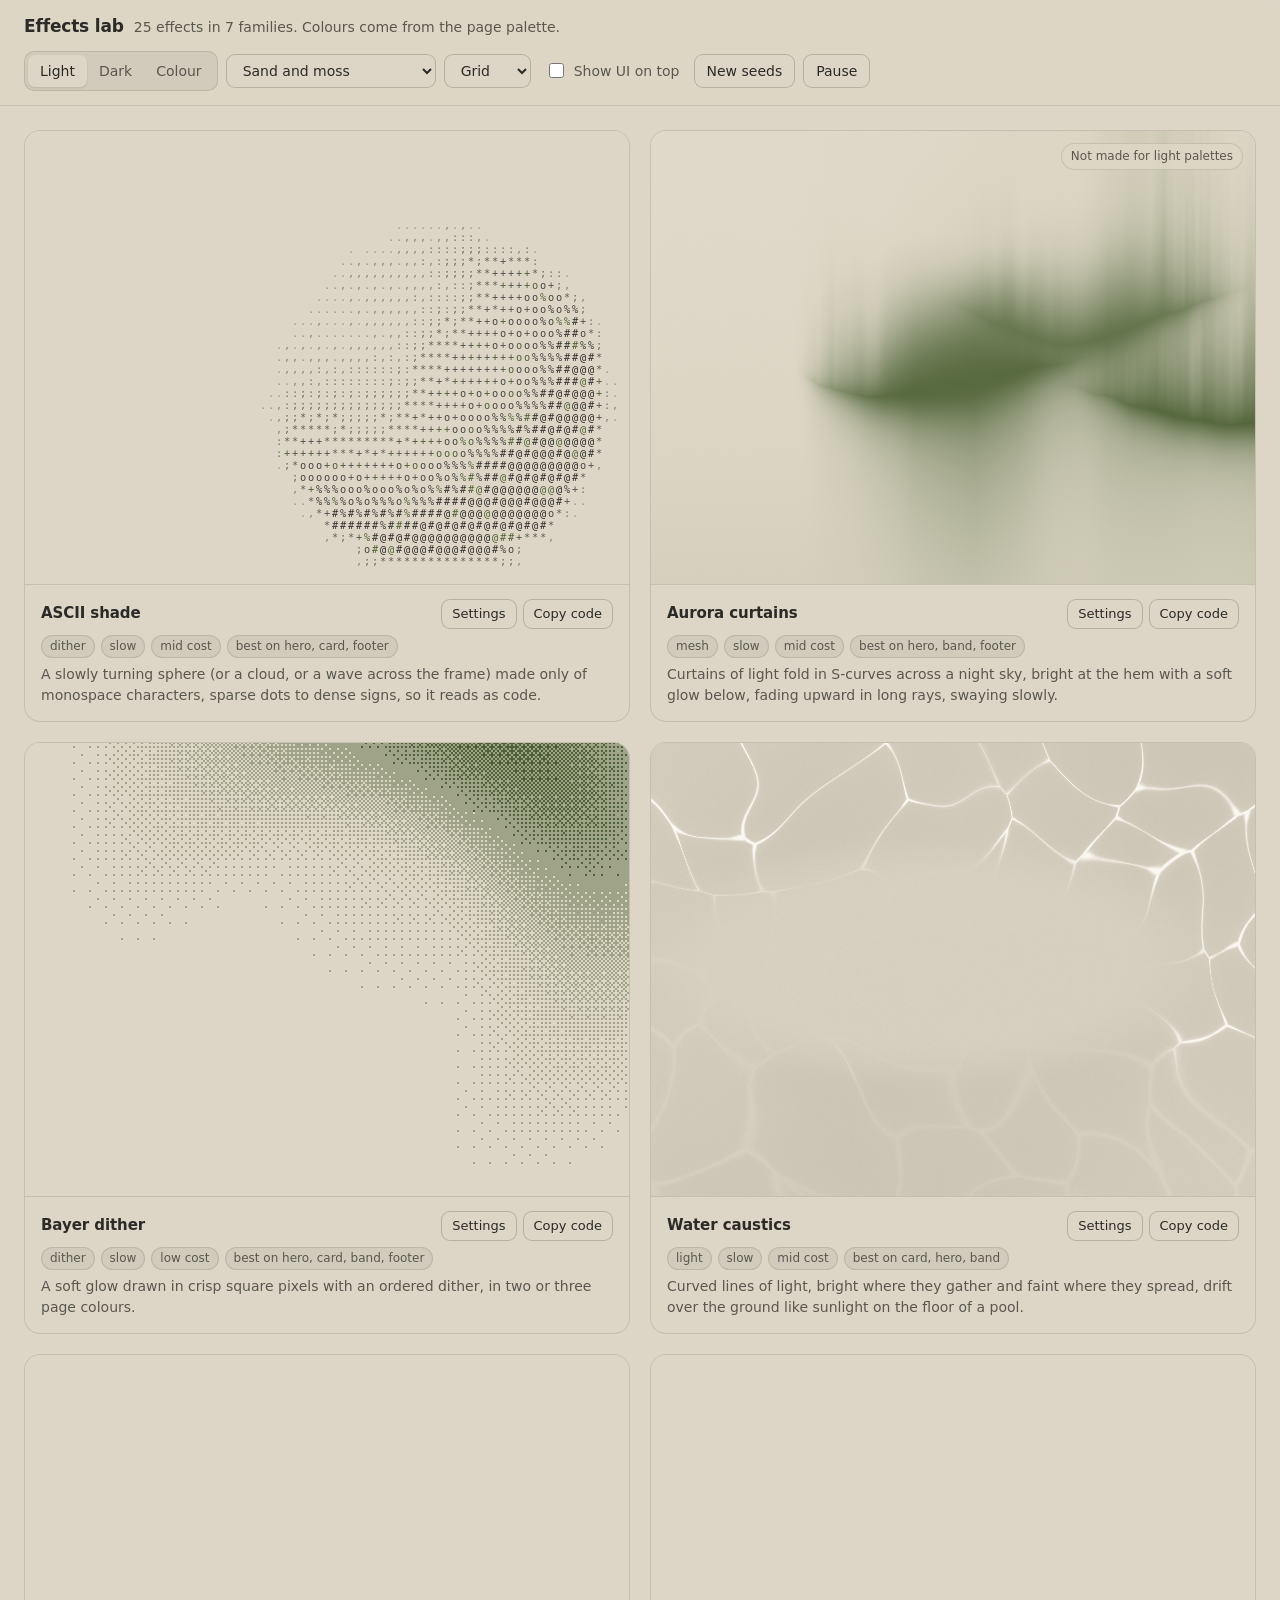
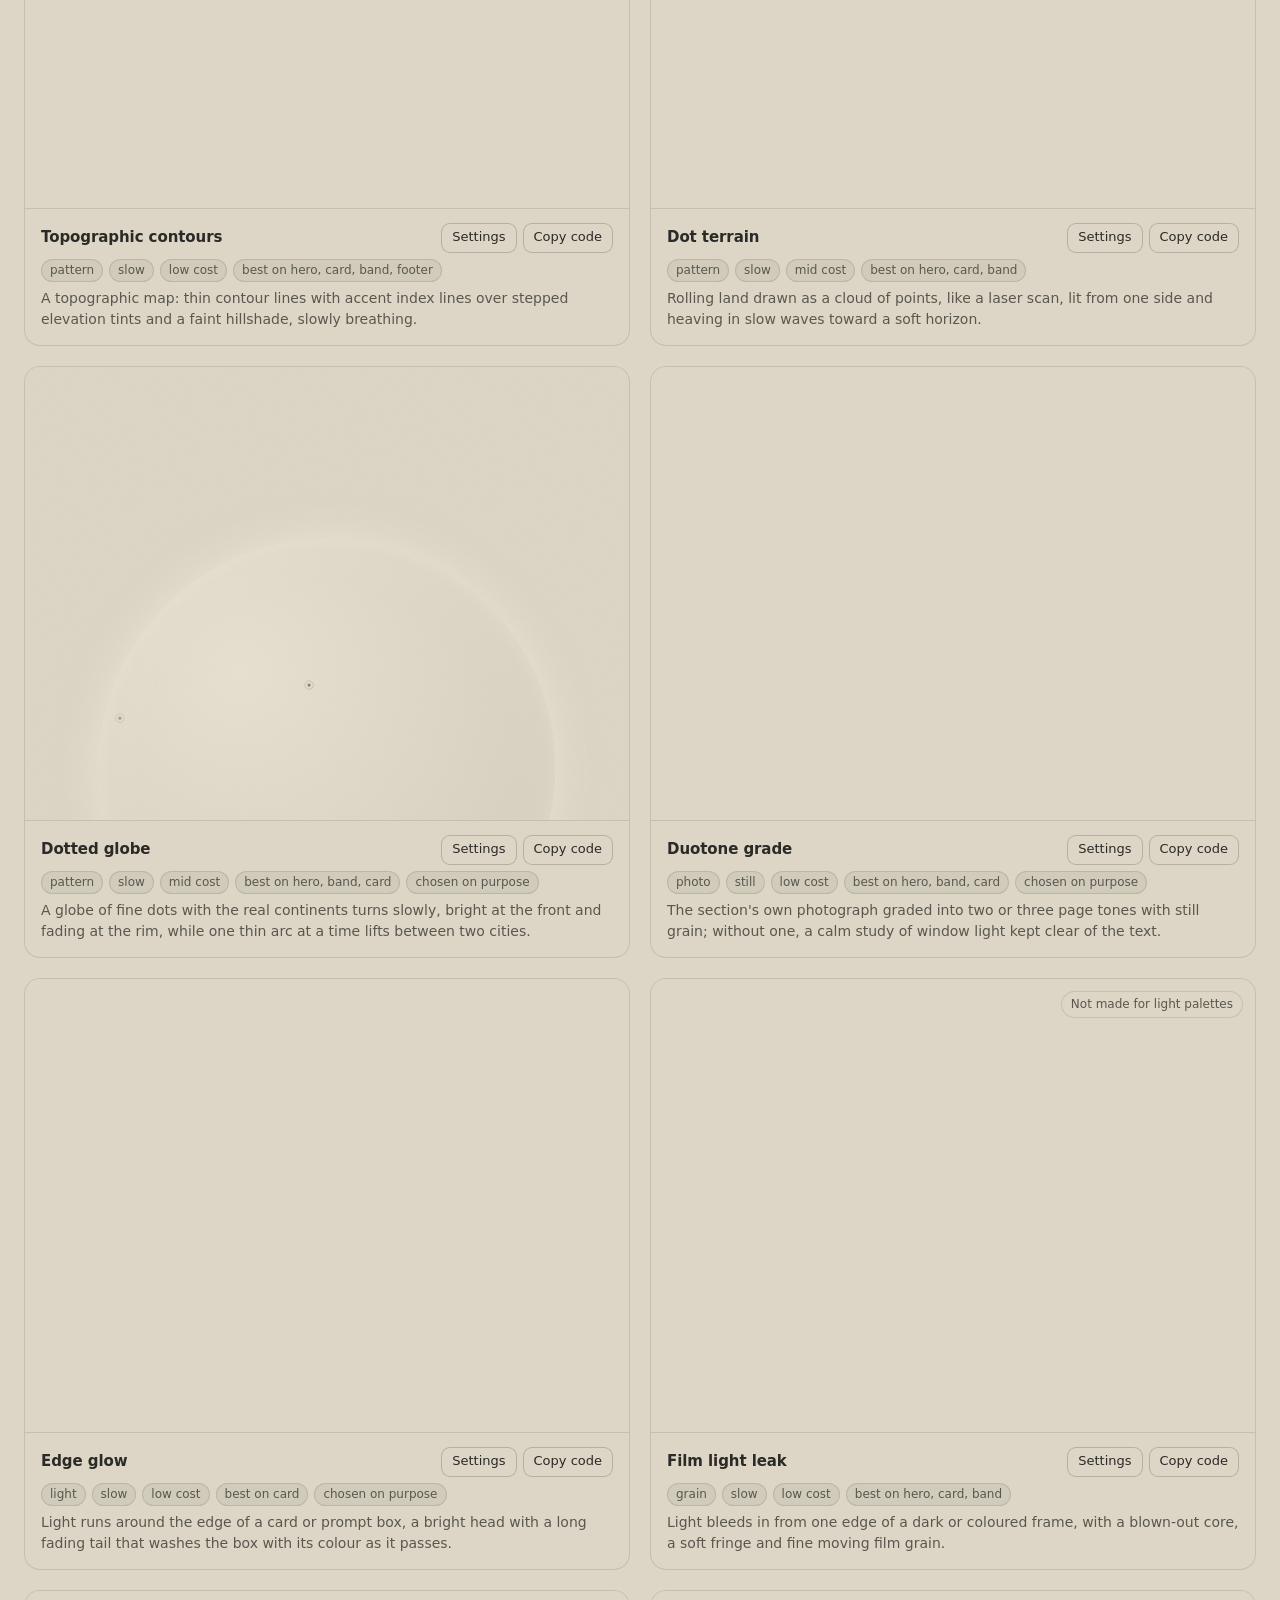
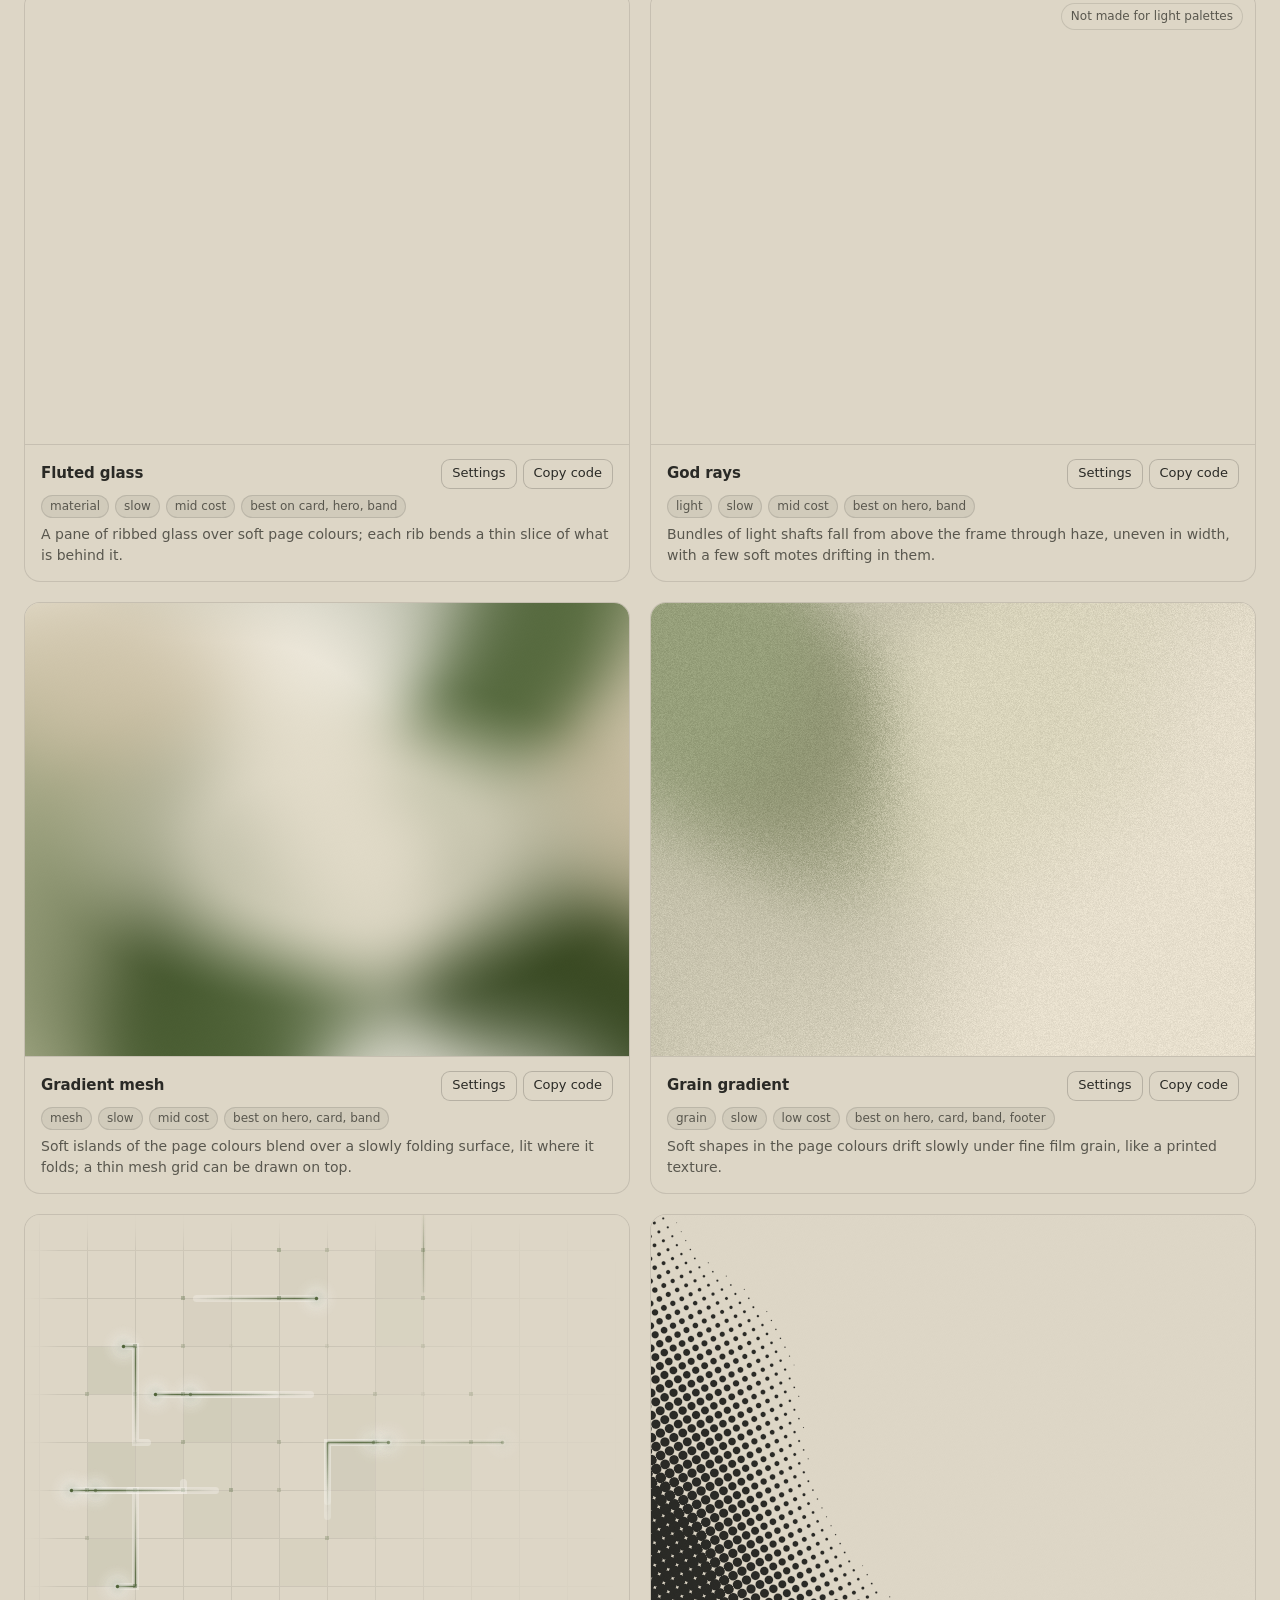
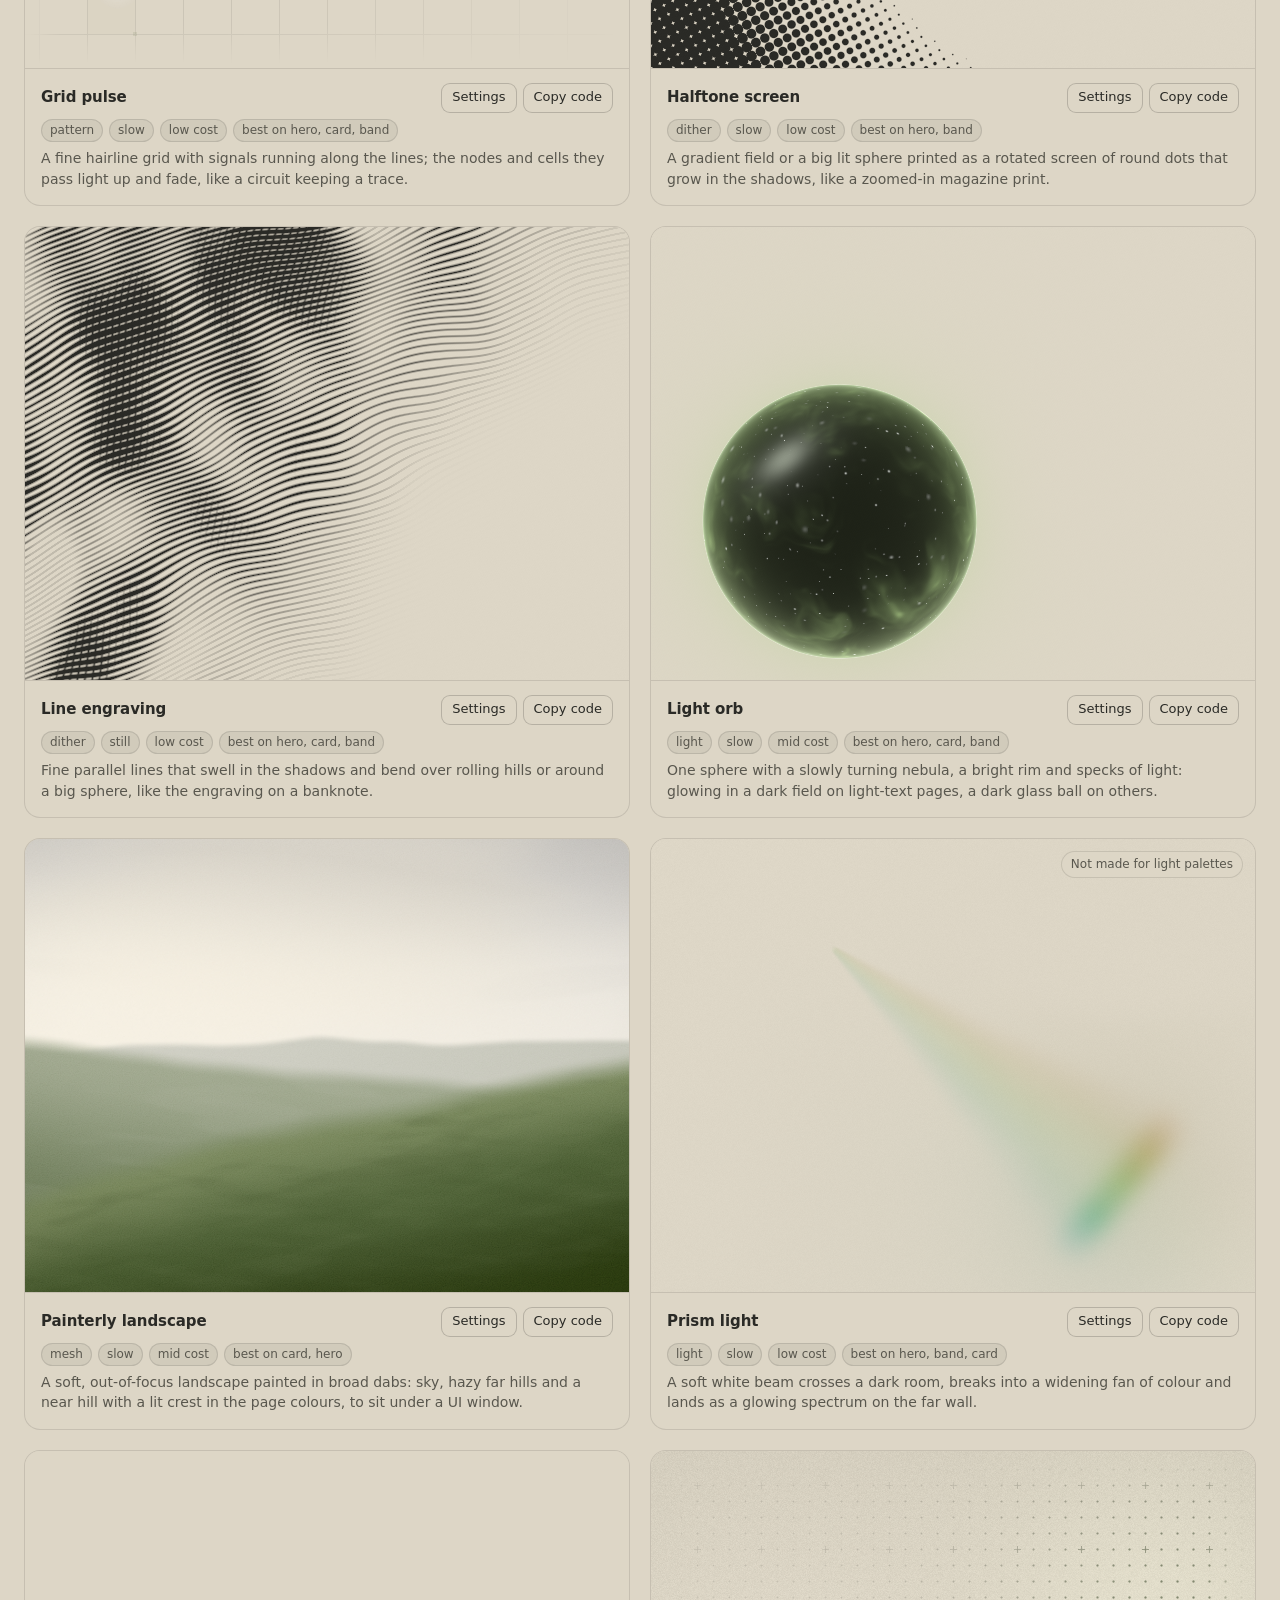
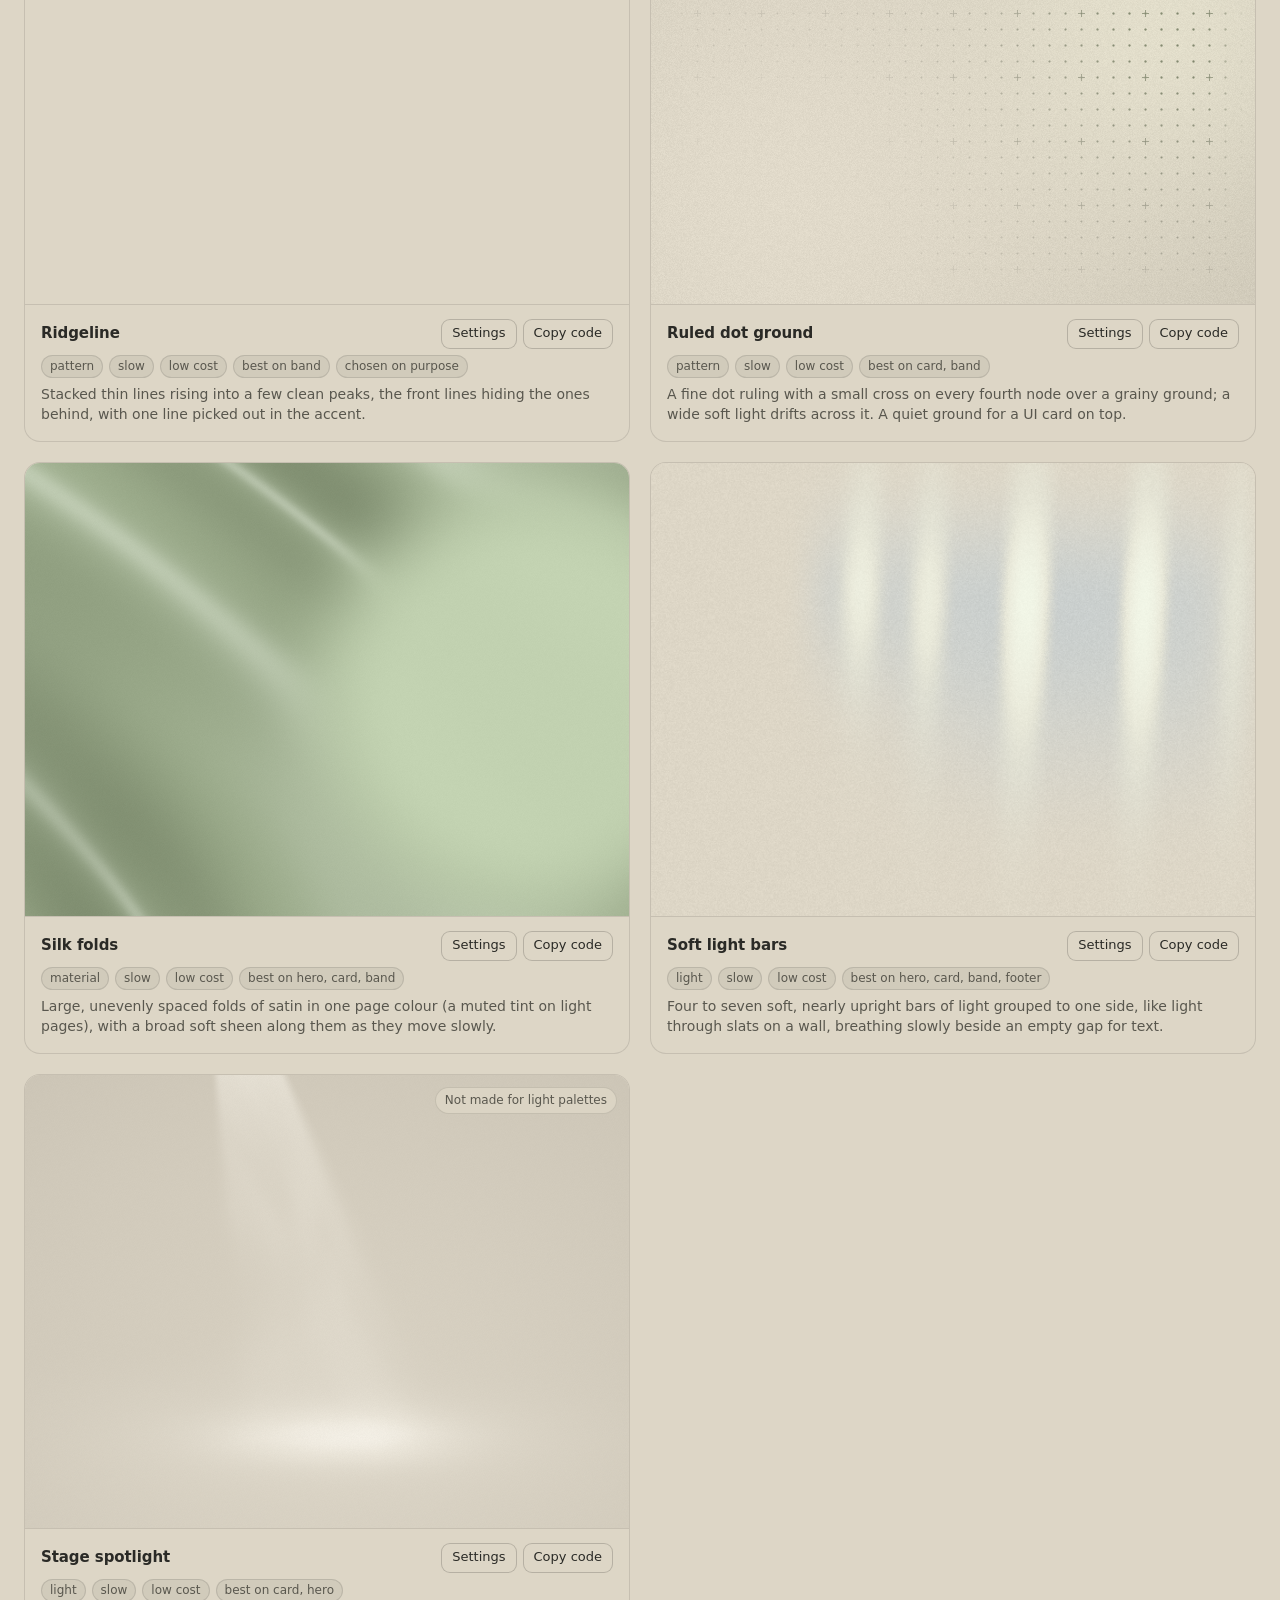
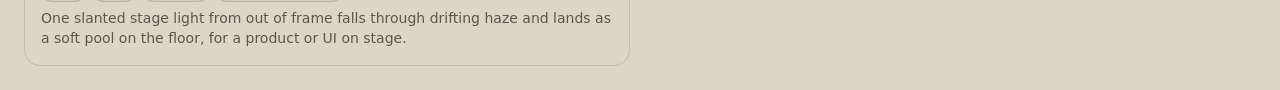
<file: website/assets/effects/lab.html>
<!doctype html>
<html lang="en">
<head>
<script>window.__tpGlMax = 16;   /* a gallery shows many live effects at once; a page of a site keeps the default 4 (fx.js) */</script>
<meta charset="utf-8">
<meta name="viewport" content="width=device-width, initial-scale=1">
<title>Effects lab</title>
<link rel="icon" href="data:,">
<style>
  :root {
    --bg: #ddd6c6; --surface: #d2cab8; --ink: #2a2a26; --muted: #59574e; --accent: #4f6238; --accent-ink: #ffffff;
    --line: color-mix(in oklab, var(--ink) 13%, transparent);
    --line-strong: color-mix(in oklab, var(--ink) 22%, transparent);
    --chip: color-mix(in oklab, var(--ink) 6%, var(--bg));
    --radius: 16px;
    color-scheme: light;
  }
  * { box-sizing: border-box; }
  html { -webkit-text-size-adjust: 100%; }
  body {
    margin: 0; background: var(--bg); color: var(--ink);
    font: 14px/1.45 ui-sans-serif, system-ui, -apple-system, "Segoe UI", Roboto, "Helvetica Neue", Arial, sans-serif;
    -webkit-font-smoothing: antialiased;
  }
  button, select, input { font: inherit; color: inherit; }
  .bar {
    position: sticky; top: 0; z-index: 20;
    display: flex; flex-wrap: wrap; align-items: center; justify-content: space-between; gap: 12px 20px;
    padding: 14px 24px; background: color-mix(in oklab, var(--bg) 90%, transparent);
    backdrop-filter: saturate(1.2) blur(14px); -webkit-backdrop-filter: saturate(1.2) blur(14px);
    border-bottom: 1px solid var(--line);
  }
  .title { display: flex; align-items: baseline; gap: 10px; min-width: 0; }
  .title h1 { margin: 0; font-size: 17px; font-weight: 640; letter-spacing: -0.01em; }
  .title p { margin: 0; color: var(--muted); white-space: nowrap; overflow: hidden; text-overflow: ellipsis; }
  .controls { display: flex; flex-wrap: wrap; align-items: center; gap: 8px; }
  .seg { display: inline-flex; padding: 3px; border-radius: 10px; background: var(--chip); border: 1px solid var(--line); }
  .seg button { border: 0; background: transparent; padding: 6px 12px; border-radius: 7px; cursor: pointer; color: var(--muted); }
  .seg button[aria-pressed="true"] { background: var(--bg); color: var(--ink); box-shadow: 0 1px 2px color-mix(in oklab, var(--ink) 14%, transparent); }
  .btn, select {
    height: 34px; padding: 0 12px; border-radius: 9px; border: 1px solid var(--line-strong); background: var(--bg);
    cursor: pointer; display: inline-flex; align-items: center; gap: 6px;
  }
  .btn:hover, select:hover { border-color: color-mix(in oklab, var(--ink) 35%, transparent); }
  .btn.primary { background: var(--ink); color: var(--bg); border-color: var(--ink); }
  label.check { display: inline-flex; align-items: center; gap: 7px; padding: 0 6px; cursor: pointer; color: var(--muted); }
  label.check input { accent-color: var(--accent); width: 15px; height: 15px; }
  select { max-width: 210px; }

  .grid {
    display: grid; gap: 20px; padding: 24px; max-width: 1680px; margin: 0 auto;
    grid-template-columns: repeat(auto-fit, minmax(min(100%, 400px), 1fr));
  }
  body[data-layout="wide"] .grid { grid-template-columns: 1fr; max-width: 1280px; }
  body[data-layout="hero"] .grid { grid-template-columns: 1fr; max-width: none; padding: 0; gap: 0; }
  .tile { border: 1px solid var(--line); border-radius: var(--radius); overflow: hidden; background: var(--bg); display: flex; flex-direction: column; min-width: 0; }
  body[data-layout="hero"] .tile { border-radius: 0; border-width: 0 0 1px; }
  .stage { position: relative; aspect-ratio: 4 / 3; overflow: hidden; }
  body[data-layout="wide"] .stage { aspect-ratio: 16 / 9; }
  body[data-layout="hero"] .stage { aspect-ratio: auto; height: 100vh; min-height: 560px; }
  .stage[data-unfit]::after {
    content: attr(data-unfit); position: absolute; top: 12px; right: 12px; padding: 4px 9px; border-radius: 999px;
    font-size: 12px; background: color-mix(in oklab, var(--bg) 85%, transparent); color: var(--muted); border: 1px solid var(--line);
  }

  /* sample content that sits on the effect */
  .sample { position: absolute; inset: 0; display: none; pointer-events: none; }
  body[data-ui="1"] .sample { display: block; }
  .sample-card {
    position: absolute; left: 22px; bottom: 22px; width: min(232px, calc(100% - 44px));
    display: grid; grid-template-columns: 36px 1fr; gap: 10px; align-items: center;
    padding: 12px 14px 12px 12px; border-radius: 12px; background: var(--surface); color: var(--ink);
    box-shadow: 0 1px 1px color-mix(in oklab, var(--ink) 8%, transparent), 0 10px 30px -12px rgb(0 0 0 / 0.3);
    border: 1px solid color-mix(in oklab, var(--ink) 8%, transparent);
  }
  .sample-card .ic {
    width: 36px; height: 36px; border-radius: 8px; background: var(--bg);
    background-image: radial-gradient(color-mix(in oklab, var(--ink) 55%, transparent) 1.1px, transparent 1.4px);
    background-size: 6px 6px; background-position: 3px 3px; border: 1px solid var(--line);
  }
  .sample-card b { display: block; font-size: 13px; font-weight: 600; }
  .sample-card span { display: block; font-size: 12px; color: var(--muted); font-variant-numeric: tabular-nums; }
  .sample-card .track { grid-column: 1 / -1; height: 4px; border-radius: 4px; background: color-mix(in oklab, var(--ink) 12%, transparent); position: relative; }
  .sample-card .track i { position: absolute; inset: 0 45% 0 0; border-radius: inherit; background: var(--accent); }
  .sample-head { position: absolute; left: 24px; top: 22px; right: 24px; color: var(--ink); }
  .sample-head b { display: block; font-size: clamp(18px, 2.2vw, 30px); font-weight: 640; letter-spacing: -0.02em; line-height: 1.1; max-width: 16ch; }
  .sample-head span { display: block; margin-top: 6px; color: var(--muted); max-width: 34ch; }
  body[data-layout="hero"] .sample-head { left: 48px; top: auto; bottom: 30vh; }
  body[data-layout="hero"] .sample-head b { font-size: clamp(36px, 5vw, 72px); }
  body[data-layout="hero"] .sample-card { left: 48px; bottom: 48px; }

  /* card layout: a feature card with an inset effect panel and a small UI window on it */
  .card-head { display: none; }
  body[data-layout="card"] .grid { grid-template-columns: repeat(auto-fit, minmax(min(100%, 460px), 1fr)); max-width: 1240px; gap: 16px; }
  body[data-layout="card"] .tile { padding: 22px; border: 0; background: color-mix(in oklab, var(--ink) 4.5%, var(--bg)); border-radius: 18px; }
  body[data-layout="card"] .card-head { display: block; }
  .card-head b { display: block; font-size: 15px; font-weight: 620; }
  .card-head p { margin: 4px 0 0; color: var(--muted); max-width: 52ch; }
  body[data-layout="card"] .stage { margin-top: 18px; border-radius: 12px; aspect-ratio: 16 / 10; }
  body[data-layout="card"] .info { display: none; }
  body[data-layout="card"] .sample { display: block; }
  body[data-layout="card"] .sample-head, body[data-layout="card"] .sample-card { display: none; }
  .window { display: none; }
  body[data-layout="card"] .window {
    display: block; position: absolute; left: 50%; top: 54%; transform: translate(-50%, -50%); width: 64%;
    border-radius: 10px; background: var(--surface); color: var(--ink);
    box-shadow: 0 1px 0 color-mix(in oklab, var(--ink) 6%, transparent), 0 18px 40px -16px rgb(0 0 0 / 0.35);
    border: 1px solid color-mix(in oklab, var(--ink) 10%, transparent); overflow: hidden; font-size: 12px;
  }
  .window .wbar { display: flex; align-items: center; gap: 5px; padding: 8px 10px; border-bottom: 1px solid var(--line); }
  .window .wbar i { width: 7px; height: 7px; border-radius: 50%; background: color-mix(in oklab, var(--ink) 22%, transparent); }
  .window .wbar span { margin-left: 8px; color: var(--muted); }
  .window .wbody { padding: 12px 12px 14px; display: grid; gap: 8px; }
  .window .wrow { display: flex; align-items: center; justify-content: space-between; gap: 10px; }
  .window .wrow em { font-style: normal; color: var(--muted); font-variant-numeric: tabular-nums; }
  .window .wbtn { justify-self: start; margin-top: 2px; padding: 5px 10px; border-radius: 7px; background: var(--accent); color: var(--accent-ink); font-weight: 600; }
  .info { padding: 14px 16px 16px; display: grid; gap: 4px; border-top: 1px solid var(--line); }
  body[data-layout="hero"] .info { display: none; }
  .info-top { display: flex; align-items: center; justify-content: space-between; gap: 12px; }
  .info h2 { margin: 0; font-size: 15px; font-weight: 620; letter-spacing: -0.005em; }
  .tags { display: flex; flex-wrap: wrap; gap: 6px; margin: 2px 0 2px; }
  .tags span { font-size: 12px; padding: 2px 8px; border-radius: 999px; background: var(--chip); color: var(--muted); border: 1px solid var(--line); }
  .look { margin: 0; color: var(--muted); }
  .actions { display: flex; gap: 6px; flex: none; }
  .actions .btn { height: 30px; padding: 0 10px; font-size: 13px; }

  .params { display: none; padding: 4px 16px 16px; gap: 10px 18px; grid-template-columns: repeat(auto-fill, minmax(170px, 1fr)); }
  .tile.open .params { display: grid; }
  .param { display: grid; gap: 4px; }
  .param label { display: flex; justify-content: space-between; font-size: 12px; color: var(--muted); }
  .param output { color: var(--ink); font-variant-numeric: tabular-nums; }
  .param input[type=range] { width: 100%; accent-color: var(--ink); margin: 0; }
  .params .row { grid-column: 1 / -1; display: flex; gap: 8px; align-items: center; }
  .params .row input { width: 90px; height: 30px; border-radius: 8px; border: 1px solid var(--line-strong); background: var(--bg); padding: 0 8px; }

  .empty { padding: 80px 24px; text-align: center; color: var(--muted); }
  .toast {
    position: fixed; left: 50%; bottom: 24px; transform: translate(-50%, 20px); opacity: 0; pointer-events: none;
    background: var(--ink); color: var(--bg); padding: 9px 14px; border-radius: 10px; transition: .25s ease; z-index: 30;
  }
  .toast.on { opacity: 1; transform: translate(-50%, 0); }
  @media (max-width: 640px) {
    .bar { padding: 12px 16px; }
    .grid { padding: 16px; gap: 16px; }
    .title p { display: none; }
  }
</style>
</head>
<body data-layout="grid">
<header class="bar">
  <div class="title">
    <h1>Effects lab</h1>
    <p id="count"></p>
  </div>
  <div class="controls">
    <div class="seg" role="group" aria-label="Palette type">
      <button type="button" data-kind="light">Light</button>
      <button type="button" data-kind="dark">Dark</button>
      <button type="button" data-kind="colour">Colour</button>
    </div>
    <select id="pal" aria-label="Palette"></select>
    <select id="layout" aria-label="Layout"><option value="grid">Grid</option><option value="card">Cards</option><option value="wide">Wide</option><option value="hero">Hero</option></select>
    <label class="check"><input type="checkbox" id="ui"> Show UI on top</label>
    <button type="button" class="btn" id="reseed">New seeds</button>
    <button type="button" class="btn" id="pause">Pause</button>
  </div>
</header>
<main class="grid" id="grid"></main>
<div class="toast" id="toast" role="status"></div>
<script id="palettes" type="application/json">[{"id":"white-link-blue","name":"Sheet and biro","bg":"#ffffff","surface":"#f4f4f4","ink":"#111111","muted":"#6b6b6b","accent":"#1a4be0","accentInk":"#ffffff"},{"id":"cool-white-slate","name":"Frost and slate","bg":"#f7f9fa","surface":"#ecf0f2","ink":"#1f3038","muted":"#5d6b72","accent":"#0d7480","accentInk":"#ffffff"},{"id":"rose-grey-green","name":"Rose grey, green","bg":"#ebe5e3","surface":"#e1dad7","ink":"#2b2622","muted":"#6a615d","accent":"#0f7d45","accentInk":"#ffffff"},{"id":"paper-grey-brass","name":"Newsprint and brass","bg":"#e8e8e3","surface":"#dcdcd6","ink":"#181715","muted":"#63625c","accent":"#bfb21a","accentInk":"#181715"},{"id":"stone-blueprint","name":"Stone and blueprint","bg":"#dfdedb","surface":"#d3d2ce","ink":"#26251e","muted":"#5f5d55","accent":"#2456d6","accentInk":"#ffffff"},{"id":"white-navy-tab","name":"Navy on white","bg":"#ffffff","surface":"#f4f4f2","ink":"#1f2b4d","muted":"#6a7186","accent":"#f7941d","accentInk":"#1f2b4d"},{"id":"three-stones","name":"Three stones","bg":"#eeecea","surface":"#e4e1dd","ink":"#333231","muted":"#6b6763","accent":"#5c6b54","accentInk":"#ffffff"},{"id":"putty-black-teal","name":"Putty and black","bg":"#dedad3","surface":"#d3cec6","ink":"#0a0a0a","muted":"#5c5852","accent":"#256f82","accentInk":"#ffffff"},{"id":"moss-sand","name":"Sand and moss","bg":"#ddd6c6","surface":"#d2cab8","ink":"#2a2a26","muted":"#59574e","accent":"#4f6238","accentInk":"#ffffff"},{"id":"green-mat-chocolate","name":"Bone, green, chocolate","bg":"#e5e1d8","surface":"#dad5ca","ink":"#2a1d17","muted":"#6b5b51","accent":"#456f3a","accentInk":"#ffffff"},{"id":"lunar-grey-bronze","name":"Lunar and bronze","bg":"#111111","surface":"#1c1c1c","ink":"#f2f2f2","muted":"#8f8f8f","accent":"#a08672","accentInk":"#111111"},{"id":"blue-black-cornflower","name":"Night and sky blue","bg":"#0a0d14","surface":"#131824","ink":"#e9edf3","muted":"#8891a1","accent":"#5ab9fc","accentInk":"#0a0d14"},{"id":"green-black-bone","name":"Green-black and bone","bg":"#161c1a","surface":"#1f2725","ink":"#e3e2da","muted":"#8e948d","accent":"#9fc7b8","accentInk":"#161c1a"},{"id":"black-crimson","name":"Black and crimson","bg":"#0a0a0a","surface":"#151515","ink":"#efefef","muted":"#8c8c8c","accent":"#b11226","accentInk":"#ffffff"},{"id":"forest-pale-lime","name":"Forest and lime","bg":"#0f1f10","surface":"#162a17","ink":"#ffffff","muted":"#9aa39a","accent":"#c6f19d","accentInk":"#0f1f10"},{"id":"charcoal-room-sage","name":"Charcoal and sage","bg":"#1c1c1c","surface":"#262626","ink":"#f1f1ef","muted":"#9a9b96","accent":"#8fa68e","accentInk":"#1c1c1c"},{"id":"warm-black-gold","name":"Warm black, gold","bg":"#0c0a08","surface":"#181512","ink":"#ffffff","muted":"#8f8a84","accent":"#c9a45a","accentInk":"#0c0a08"},{"id":"graphite-safety-orange","name":"Graphite and orange","bg":"#18191b","surface":"#222427","ink":"#eff0f1","muted":"#9c9ea3","accent":"#ff4a1f","accentInk":"#18191b"},{"id":"soot-pale-lime","name":"Soot and lime","bg":"#0f0f0f","surface":"#1a1a1a","ink":"#ffffff","muted":"#8f8f8f","accent":"#dafa9c","accentInk":"#0f0f0f"},{"id":"plum-black-pink","name":"Plum-black and pink","bg":"#0d060b","surface":"#1b0e17","ink":"#ffffff","muted":"#9a8f97","accent":"#ff488b","accentInk":"#0d060b"},{"id":"white-signal-red","name":"Signal red, white","bg":"#ffffff","surface":"#f2f2f2","ink":"#0a0a0a","muted":"#6b6b6b","accent":"#d92b21","accentInk":"#ffffff"},{"id":"white-mint-tiles","name":"Greys and mint","bg":"#ffffff","surface":"#f3f3f3","ink":"#232323","muted":"#6e6e6e","accent":"#a1ffcb","accentInk":"#232323"},{"id":"cool-grey-cobalt","name":"Cool grey, cobalt","bg":"#eef0f3","surface":"#e2e5ea","ink":"#0b0c0e","muted":"#5d6470","accent":"#1f2de6","accentInk":"#ffffff"},{"id":"offwhite-bottle-yellow","name":"Bottle ink, yellow","bg":"#f7f7f7","surface":"#ebebeb","ink":"#0d2a1c","muted":"#5f6b64","accent":"#f6e016","accentInk":"#0d2a1c"},{"id":"teal-on-paper","name":"Teal on paper","bg":"#f7f9f8","surface":"#ebf0ee","ink":"#06525c","muted":"#2f737d","accent":"#06525c","accentInk":"#f7f9f8"},{"id":"navy-pink","name":"Navy and pink","bg":"#1a2039","surface":"#212846","ink":"#f9a3c0","muted":"#b9879c","accent":"#f9a3c0","accentInk":"#1a2039"},{"id":"blush-aubergine","name":"Blush and aubergine","bg":"#edccbe","surface":"#e8c2b2","ink":"#351a2b","muted":"#6c4857","accent":"#351a2b","accentInk":"#edccbe"},{"id":"cobalt-on-sand","name":"Cobalt on sand","bg":"#e6dbc7","surface":"#ddd0b9","ink":"#062b8a","muted":"#3a5aa8","accent":"#062b8a","accentInk":"#e6dbc7"},{"id":"oxblood-grey","name":"Oxblood and grey","bg":"#e2e2e2","surface":"#d6d6d6","ink":"#7d0c14","muted":"#7a4a4e","accent":"#7d0c14","accentInk":"#e2e2e2"},{"id":"olive-on-bone","name":"Olive on bone","bg":"#ecebe7","surface":"#e1dfd9","ink":"#38450f","muted":"#5d683a","accent":"#38450f","accentInk":"#ecebe7"},{"id":"burgundy-bubblegum","name":"Burgundy and bubblegum","bg":"#3d0012","surface":"#4d0519","ink":"#ff99d3","muted":"#c77aa0","accent":"#ff99d3","accentInk":"#3d0012"},{"id":"bottle-green-gold","name":"Bottle green, gold","bg":"#133621","surface":"#1a4429","ink":"#f4d96c","muted":"#b3a55e","accent":"#f4d96c","accentInk":"#133621"},{"id":"cobalt-field","name":"Cobalt field","bg":"#0034eb","surface":"#002fd6","ink":"#ffffff","muted":"#dfe4f2","accent":"#e9e34a","accentInk":"#111111"},{"id":"mustard-field","name":"Mustard and black","bg":"#e1ac10","surface":"#cd9d0f","ink":"#0b0b0b","muted":"#4d3d0a","accent":"#24338f","accentInk":"#ffffff"},{"id":"carmine-field","name":"Carmine field","bg":"#9c1220","surface":"#8a101c","ink":"#ffffff","muted":"#f0b9bd","accent":"#ffd9dc","accentInk":"#9c1220"},{"id":"pink-field-lime","name":"Bubblegum and lime","bg":"#ff87ab","surface":"#ff739d","ink":"#0a0a0a","muted":"#6b1f3a","accent":"#def915","accentInk":"#0a0a0a"},{"id":"sky-field-navy","name":"Sky and navy","bg":"#6bb4ee","surface":"#7dbdf0","ink":"#0e1822","muted":"#1b3d5c","accent":"#ff5a1f","accentInk":"#0e1822"},{"id":"orange-field-black","name":"Orange and black","bg":"#ff7a1f","surface":"#ff8633","ink":"#050f16","muted":"#5a2306","accent":"#050f16","accentInk":"#ff7a1f"},{"id":"tobacco-olive","name":"Tobacco and olive","bg":"#472913","surface":"#55321a","ink":"#e4e0cf","muted":"#b39f84","accent":"#525e1b","accentInk":"#e4e0cf"},{"id":"poster-chapters","name":"Poster chapters","bg":"#e6e0d2","surface":"#dcd5c5","ink":"#1a1a1a","muted":"#5f5b52","accent":"#18bc42","accentInk":"#1a1a1a"},{"id":"blue-red-black","name":"Blue, red, black","bg":"#ffffff","surface":"#f3f3f3","ink":"#0a0a0a","muted":"#6b6b6b","accent":"#1f30e0","accentInk":"#ffffff"},{"id":"charcoal-primaries","name":"Charcoal and primaries","bg":"#191919","surface":"#242424","ink":"#ffffff","muted":"#9a9a9a","accent":"#0c7866","accentInk":"#ffffff"},{"id":"ultramarine-yellow","name":"Ultramarine and yellow","bg":"#1423b8","surface":"#1220a6","ink":"#ffffff","muted":"#e4e2d6","accent":"#1fc27a","accentInk":"#0a0a0a"},{"id":"candy-chapters","name":"Candy chapters","bg":"#ffd249","surface":"#f5c63c","ink":"#0a0a0a","muted":"#5e4a0a","accent":"#f53fd6","accentInk":"#0a0a0a"},{"id":"orange-sky-lime","name":"Orange, sky, lime","bg":"#ff8126","surface":"#ff8d3a","ink":"#111111","muted":"#5c2a05","accent":"#de194b","accentInk":"#ffffff"},{"id":"post-red-mustard","name":"Post red, mustard","bg":"#e2dccf","surface":"#d7d0c1","ink":"#2a1110","muted":"#6b524c","accent":"#4a6f84","accentInk":"#ffffff"},{"id":"mint-orange-grey","name":"Grey, mint, orange","bg":"#ffffff","surface":"#f5f5f5","ink":"#000000","muted":"#666666","accent":"#a7ff9c","accentInk":"#000000"},{"id":"report-blocks","name":"Report blocks","bg":"#ffffff","surface":"#f6f6f6","ink":"#000000","muted":"#5f5f5f","accent":"#fe7141","accentInk":"#000000"},{"id":"card-pastels","name":"Card pastels","bg":"#f7f7f5","surface":"#ebebe8","ink":"#000000","muted":"#666662","accent":"#d0106f","accentInk":"#ffffff"},{"id":"mint-pink-accounts","name":"Mint and pink","bg":"#f8f8f8","surface":"#eeeeee","ink":"#0a0a0a","muted":"#6a6a6a","accent":"#1f6b3a","accentInk":"#ffffff"},{"id":"swap-pastels","name":"Swapping pastels","bg":"#c3d7e5","surface":"#d0e0eb","ink":"#141414","muted":"#4a5068","accent":"#0f5257","accentInk":"#ffffff"},{"id":"blush-sage-slate","name":"Blush, sage, slate","bg":"#a6b3bc","surface":"#b2bdc5","ink":"#1c1c1c","muted":"#38424a","accent":"#2c3620","accentInk":"#e3e2da"},{"id":"candy-on-black","name":"Candy on black","bg":"#000000","surface":"#0d0d0d","ink":"#ffffff","muted":"#999999","accent":"#93f1f7","accentInk":"#000000"},{"id":"sky-sand","name":"Sky and sand","bg":"#cbe4f2","surface":"#bcdcee","ink":"#0a0a0a","muted":"#44606e","accent":"#b0298f","accentInk":"#ffffff"},{"id":"studio-grey","name":"Studio grey","bg":"#a8a8aa","surface":"#b4b4b6","ink":"#0e0e0e","muted":"#3a3a3c","accent":"#1f5c49","accentInk":"#ffffff"},{"id":"walnut-tan","name":"Walnut and tan","bg":"#2b2216","surface":"#382d1e","ink":"#e4e2da","muted":"#a39a8b","accent":"#bda38b","accentInk":"#2b2216"}]</script>
<script id="presets" type="application/json">{"light":"moss-sand","dark":"blue-black-cornflower","colour":"cobalt-field"}</script>
<script type="module">
  import fx from './fx.js';

  const q = new URLSearchParams(location.search);
  const PALETTES = JSON.parse(document.getElementById('palettes').textContent);
  const PRESETS = JSON.parse(document.getElementById('presets').textContent);
  const byId = Object.fromEntries(PALETTES.map(p => [p.id, p]));
  const $ = s => document.querySelector(s);
  const grid = $('#grid');

  if (q.has('fallback')) fx.config.forceFallback = true;
  if (q.has('webgl1')) fx.config.forceWebGL1 = true;
  if (q.has('time')) fx.setClock(+q.get('time'));
  document.body.dataset.layout = ['wide', 'hero', 'card'].includes(q.get('layout')) ? q.get('layout') : 'grid';
  $('#layout').value = document.body.dataset.layout;
  $('#layout').addEventListener('change', e => { document.body.dataset.layout = e.target.value; syncUrl(); });
  document.body.dataset.ui = q.get('ui') === '1' ? '1' : '0';
  $('#ui').checked = document.body.dataset.ui === '1';

  let palette = pickPalette(q.get('palette') || 'light');
  let paused = false;
  const tiles = [];

  function pickPalette(key) {
    const id = PRESETS[key] || key;
    return byId[id] || byId[PRESETS.light] || PALETTES[0];
  }
  function applyPalette(p) {
    const r = document.documentElement.style;
    r.setProperty('--bg', p.bg); r.setProperty('--surface', p.surface); r.setProperty('--ink', p.ink);
    r.setProperty('--muted', p.muted); r.setProperty('--accent', p.accent); r.setProperty('--accent-ink', p.accentInk);
    document.documentElement.style.colorScheme = fx.paletteKind(p) === 'light' ? 'light' : 'dark';
    const kind = fx.paletteKind(p);
    for (const b of document.querySelectorAll('.seg button')) b.setAttribute('aria-pressed', String(PRESETS[b.dataset.kind] === p.id));
    $('#pal').value = p.id;
    for (const t of tiles) {
      const fits = t.meta.palettes.includes(kind);
      if (fits) t.stage.removeAttribute('data-unfit'); else t.stage.setAttribute('data-unfit', `Not made for ${kind} palettes`);
      t.ctrl?.setPalette(fx.normalizePalette(p));
    }
  }
  function toast(msg) {
    const el = $('#toast'); el.textContent = msg; el.classList.add('on');
    clearTimeout(toast.t); toast.t = setTimeout(() => el.classList.remove('on'), 1600);
  }
  const fmt = (v, d) => (d.step && d.step >= 1 ? String(Math.round(v)) : (+v).toFixed(2));

  function snippet(t) {
    const p = t.ctrl.params, d = t.meta.params || {};
    const changed = Object.fromEntries(Object.entries(p).filter(([k, v]) => d[k] && v !== d[k].default));
    const attrs = [`data-fx="${t.meta.id}"`, `data-fx-seed="${t.ctrl.seed}"`];
    if (Object.keys(changed).length) attrs.push(`data-fx-params='${JSON.stringify(changed)}'`);
    return `<div ${attrs.join(' ')}></div>`;
  }

  function buildTile(meta, i) {
    const tile = document.createElement('article');
    tile.className = 'tile';
    tile.dataset.id = meta.id;
    tile.innerHTML = `
      <div class="card-head"><b></b><p></p></div>
      <div class="stage">
        <div class="sample" aria-hidden="true">
          <div class="window"><div class="wbar"><i></i><i></i><i></i><span>Settings</span></div>
            <div class="wbody"><div class="wrow"><span>Grain</span><em>0.60</em></div><div class="wrow"><span>Speed</span><em>0.50</em></div><span class="wbtn">Apply</span></div></div>
          <div class="sample-head"><b>A headline sits here</b><span>Secondary text, to check contrast on the effect.</span></div>
          <div class="sample-card"><div class="ic"></div><div><b></b><span></span></div><div class="track"><i></i></div></div>
        </div>
      </div>
      <div class="info">
        <div class="info-top">
          <h2></h2>
          <div class="actions">
            <button type="button" class="btn" data-act="params" aria-expanded="false">Settings</button>
            <button type="button" class="btn" data-act="copy">Copy code</button>
          </div>
        </div>
        <div class="tags"></div>
        <p class="look"></p>
      </div>
      <div class="params"></div>`;
    tile.querySelector('h2').textContent = meta.name;
    tile.querySelector('.card-head b').textContent = meta.name;
    tile.querySelector('.card-head p').textContent = meta.look;
    tile.querySelector('.window .wbar span').textContent = meta.name;
    const wk = Object.keys(meta.params || {}).slice(0, 2);
    tile.querySelectorAll('.window .wrow').forEach((row, n) => {
      const k = wk[n];
      if (!k) { row.remove(); return; }
      row.querySelector('span').textContent = k[0].toUpperCase() + k.slice(1);
      row.querySelector('em').textContent = fmt(meta.params[k].default, meta.params[k]);
    });
    tile.querySelector('.look').textContent = meta.look;
    tile.querySelector('.sample-card b').textContent = meta.name;
    const keys = Object.keys(meta.params || {}).slice(0, 2);
    tile.querySelector('.sample-card span').textContent = keys.map(k => `${k} ${fmt(meta.params[k].default, meta.params[k])}`).join(' · ');
    const tags = [meta.family, meta.motion, `${meta.cost} cost`, `best on ${meta.bestOn.join(', ')}`, ...(meta.random === false ? ['chosen on purpose'] : [])];
    tile.querySelector('.tags').append(...tags.map(s => Object.assign(document.createElement('span'), { textContent: s })));
    const stage = tile.querySelector('.stage');
    const seed = q.has('seed') ? (+q.get('seed') + i * 101) : 1000 + i * 37;
    const t = { meta, tile, stage, seed, ctrl: null };
    tile.querySelector('[data-act="copy"]').addEventListener('click', async () => {
      if (!t.ctrl) return;
      try { await navigator.clipboard.writeText(snippet(t)); toast('Code copied'); }
      catch (_) { prompt('Copy this code', snippet(t)); }
    });
    tile.querySelector('[data-act="params"]').addEventListener('click', e => {
      const open = tile.classList.toggle('open');
      e.currentTarget.setAttribute('aria-expanded', String(open));
    });
    buildParams(t);
    return t;
  }

  function buildParams(t) {
    const box = t.tile.querySelector('.params');
    box.innerHTML = '';
    for (const [k, d] of Object.entries(t.meta.params || {})) {
      const id = `${t.meta.id}-${k}`;
      const row = document.createElement('div');
      row.className = 'param';
      row.innerHTML = `<label for="${id}"><span>${k}</span><output></output></label><input type="range" id="${id}">`;
      const inp = row.querySelector('input'), out = row.querySelector('output');
      inp.min = d.min; inp.max = d.max; inp.step = d.step || (d.max - d.min) / 100; inp.value = d.default;
      out.textContent = fmt(d.default, d);
      inp.addEventListener('input', () => { out.textContent = fmt(+inp.value, d); t.ctrl?.set({ [k]: +inp.value }); });
      box.append(row);
    }
    const row = document.createElement('div');
    row.className = 'row';
    row.innerHTML = `<span>Seed</span><input type="number" min="0" max="9999" step="1"><button type="button" class="btn">Reset</button>`;
    const seedIn = row.querySelector('input');
    seedIn.value = t.seed;
    seedIn.addEventListener('change', () => { t.seed = +seedIn.value || 0; remount(t); });
    row.querySelector('button').addEventListener('click', () => { buildParams(t); remount(t); });
    box.append(row);
  }

  async function remount(t, params) {
    t.ctrl = await fx.mount(t.stage, t.meta.id, { palette: fx.normalizePalette(palette), params: params || currentParams(t), seed: t.seed });
    if (paused) t.ctrl.pause();
    t.tile.querySelector('.params .row input').value = t.seed;
    // the seed may place the calm area and focal point (fx.compose): show the values in use
    for (const [k, d] of Object.entries(t.meta.params || {})) {
      const inp = t.tile.querySelector(`#${t.meta.id}-${k}`);
      if (inp && t.ctrl.params[k] != null) { inp.value = t.ctrl.params[k]; inp.previousElementSibling.querySelector('output').textContent = fmt(t.ctrl.params[k], d); }
    }
  }
  function currentParams(t) {
    const out = {};
    for (const inp of t.tile.querySelectorAll('.param input')) out[inp.id.slice(t.meta.id.length + 1)] = +inp.value;
    return out;
  }

  // controls
  for (const b of document.querySelectorAll('.seg button')) {
    b.addEventListener('click', () => { palette = pickPalette(b.dataset.kind); applyPalette(palette); syncUrl(); });
  }
  const sel = $('#pal');
  const groups = { light: [], dark: [], colour: [] };
  for (const p of PALETTES) groups[fx.paletteKind(p)].push(p);
  for (const [k, list] of Object.entries(groups)) {
    const og = document.createElement('optgroup');
    og.label = k[0].toUpperCase() + k.slice(1);
    for (const p of list) og.append(new Option(p.name, p.id));
    sel.append(og);
  }
  sel.addEventListener('change', () => { palette = pickPalette(sel.value); applyPalette(palette); syncUrl(); });
  $('#ui').addEventListener('change', e => {
    document.body.dataset.ui = e.target.checked ? '1' : '0';
    syncUrl();
    // a page puts the calm area where its text is; with the sample text on, do the same
    const calm = textCalm();
    for (const t of tiles) remount(t, calm ? { ...currentParams(t), ...calm } : {});
  });
  $('#layout').addEventListener('change', () => {
    const calm = textCalm();
    if (calm) for (const t of tiles) remount(t, { ...currentParams(t), ...calm });
  });
  // where the sample headline sits (0..1 of the frame), or null when no text is on the effect
  function textCalm() {
    const layout = document.body.dataset.layout;
    if (document.body.dataset.ui !== '1' || layout === 'card') return null;
    return layout === 'hero' ? { calmX: 0.2, calmY: 0.62 } : { calmX: 0.2, calmY: 0.18 };
  }
  $('#reseed').addEventListener('click', () => {
    for (const t of tiles) { t.seed = Math.floor(Math.random() * 10000); remount(t); }
  });
  $('#pause').addEventListener('click', e => {
    paused = !paused;
    e.currentTarget.textContent = paused ? 'Play' : 'Pause';
    for (const t of tiles) paused ? t.ctrl?.pause() : t.ctrl?.resume();
  });
  function syncUrl() {
    const u = new URL(location.href);
    u.searchParams.set('palette', palette.id);
    if (document.body.dataset.ui === '1') u.searchParams.set('ui', '1'); else u.searchParams.delete('ui');
    if (document.body.dataset.layout !== 'grid') u.searchParams.set('layout', document.body.dataset.layout); else u.searchParams.delete('layout');
    history.replaceState(null, '', u);
  }

  // load
  let index;
  try { index = await fetch('./index.json', { cache: 'no-store' }).then(r => { if (!r.ok) throw new Error(r.status); return r.json(); }); }
  catch (err) { grid.innerHTML = '<p class="empty">index.json did not load. Run: node scripts/effects.mjs index, and serve this folder over http.</p>'; throw err; }
  let list = index.effects || [];
  const only = (q.get('only') || '').split(',').map(s => s.trim()).filter(Boolean);
  if (only.length) list = only.map(id => list.find(e => e.id === id)).filter(Boolean);
  if (q.get('family')) list = list.filter(e => e.family === q.get('family'));
  const kinds = new Set(list.map(e => e.family));
  $('#count').textContent = `${list.length} effect${list.length === 1 ? '' : 's'} in ${kinds.size} famil${kinds.size === 1 ? 'y' : 'ies'}. Colours come from the page palette.`;
  if (!list.length) grid.innerHTML = '<p class="empty">No effects match.</p>';
  list.forEach((meta, i) => { const t = buildTile(meta, i); tiles.push(t); grid.append(t.tile); });
  applyPalette(palette);
  await Promise.all(tiles.map(t => remount(t, { ...(textCalm() || {}) })));
  document.documentElement.dataset.ready = '1';
</script>
</body>
</html>
</file>
<file: website/assets/system.css>
/*
  taste-skill system.css - the one system for the page. Link it first, then assets/ui/cards.css (the
  feature card, its panel and the fragment placements), then set the palette (--p-*), the fonts and
  the radius set on :root in the page (node scripts/start.mjs prints that block).
  Do not add a second grid, spacing scale, type scale, radius scale, button or card style.
*/

/* ---------------------------------------------------------------- tokens */
:root {
  /* palette (hex only; fx.js reads --bg --surface --ink --muted --accent --accent-ink) */
  --p-bg: #ffffff;
  --p-surface: #f4f4f4;
  --p-ink: #111111;
  --p-muted: #6b6b6b;
  --p-accent: #1a4be0;
  --p-accent-ink: #ffffff;
  --p-action: #1a4be0;      /* buttons, links, focus: the accent, or the ink when the accent is too pale */
  --p-action-ink: #ffffff;
  --p-inv-bg: #111111;
  --p-inv-surface: #1c1c1c;
  --p-inv-ink: #f4f4f4;
  --p-inv-muted: #a3a3a3;
  --p-inv-accent: #ffffff;
  --p-inv-accent-ink: #111111;
  --p-inv-action: #ffffff;
  --p-inv-action-ink: #111111;
  /* the lit ground behind UI and in the closing band (references/cards.md), one per page, tech pages only
     (none on kind other, which is flat): <html data-ground="sand|sky|sage|painting">. system.js gives it to every ground
     that holds UI, on light and dark pages alike; --hue on one panel changes only its accent */
  --ground-bg: #d9ccb7; --ground-surface: #e9e0d2; --ground-ink: #2a2622; --ground-muted: #5a534a; --ground-accent: #a8794a;

  /* fonts */
  --font-display: system-ui, -apple-system, "Segoe UI", sans-serif;
  --font-text: system-ui, -apple-system, "Segoe UI", sans-serif;
  --font-mono: ui-monospace, "SFMono-Regular", Menlo, Consolas, monospace;
  --display-weight: 400;    /* headlines 400; 500 on a tech page (software, gaming, hardware) */
  --display-tracking: -0.025em;

  /* the page rhythm (references/layout-v4.md): one section per screen. The header is fixed and
     --nav tall; every section is padded --padt above and --padb (plus the phone action bar, --bar)
     below, and is exactly one or two screens tall (--h: 1 or 2; --hm on a phone). The hero's words
     start --hgap under the header and its content ends --hpadb above the fold. */
  --nav: 72px;
  --padt: 120px;
  --padb: 72px;
  --hgap: 48px;
  --hpadb: 64px;
  --bar: 0px;
  /* grid: one .wrap (alias .container) for the header, every section and the footer, the same
     --gut on both sides: 1280 wide at x 80-1360 at 1440, 342 at x 24-366 at 390 */
  --container: 1280px;
  --gut: 80px;
  --pad: var(--gut);
  --gutter: 24px;

  /* spacing: 4/8 scale */
  --s-1: 4px;  --s-2: 8px;  --s-3: 12px; --s-4: 16px; --s-5: 24px;
  --s-6: 32px; --s-7: 48px; --s-8: 64px; --s-9: 96px; --s-10: 128px;
  --section: 40px;      /* only a .section outside main (the kit's demo pages); every main > section and
                           footer.closing take --padt and --padb */
  --section-band: 56px; /* the same for an older footer outside footer.closing */
  --head-gap: 48px;     /* the one heading-to-content gap, 32 on a phone (layout.css reads it as --ly-head-gap) */
  --card-pad: 16px;     /* card padding (cards.css sets its own for cards with a panel) */
  --card-gap: 16px;     /* gap between cards */

  /* type scale (the only sizes on the page) */
  --t-label: 13px;
  --t-small: 14px;
  --t-body: 16px;
  --t-lead: 18px;
  --t-card: 18px;
  --t-h3: 24px;
  /* straight lines from the phone size at 390 to the desktop size at 1440 (system.md's table) */
  --t-h2: clamp(30px, 1.72vw + 23.3px, 48px);
  --t-h1: clamp(38px, 3.24vw + 25.4px, 72px);
  /* a big number stays a step under the h2 (VI-11): 38 at 1440, 28 at 390, so it never reads as a
     section heading; a stats row and a price set their own, smaller still */
  --t-stat: clamp(28px, .952vw + 24.29px, 38px);

  /* radius: one scale (soft by default; data-radius on <html> switches it) */
  --r-sm: 8px;  --r-md: 12px; --r-lg: 20px; --r-btn: 8px;

  /* controls (fixed here; a page never adds its own) */
  --btn-h: 44px;
  --btn-h-sm: 36px;
  --nav-h: var(--nav);  /* the older name, kept for the kit's files */
  --icon: 16px;         /* small icons: socials, menu chevrons, mono brand marks */

  /* motion: the one UI ease-out (motion.css --m-ease and ui/base.css --u-ease read it; references/motion.md) */
  --ease: cubic-bezier(.2, .8, .2, 1);
  --dur: 180ms;
}
html[data-radius="sharp"] { --r-sm: 4px; --r-md: 6px;  --r-lg: 8px;  --r-btn: 4px; }
html[data-radius="soft"]  { --r-sm: 8px; --r-md: 12px; --r-lg: 20px; --r-btn: 8px; }
html[data-radius="round"] { --r-sm: 10px; --r-md: 16px; --r-lg: 24px; --r-btn: 999px; }
/* the four lit grounds (references/cards.md); sand is the default above. painting goes with
   painterly-landscape (x.ai's daylight sky over olive hills) */
html[data-ground="sky"]      { --ground-bg: #c6d3df; --ground-surface: #d6e0e9; --ground-ink: #25303a; --ground-muted: #4d5964; --ground-accent: #3f6a92; }
html[data-ground="sage"]     { --ground-bg: #cdd6c6; --ground-surface: #dce3d6; --ground-ink: #262d24; --ground-muted: #535b51; --ground-accent: #6c8e63; }
html[data-ground="painting"] { --ground-bg: #79a8d6; --ground-surface: #a6c4e2; --ground-ink: #16212c; --ground-muted: #273949; --ground-accent: #9c9b3c; }
/* cards.css takes its card and panel radii from this scale */
html[data-radius] .card { --c-r: var(--r-lg); }
html[data-radius] .panel { --p-r: var(--r-md); }

/* a phone: the header 56, the sections padded 96 / 48, the hero's words 40 under the header and its
   content ending 24 above the fold, 24 at both sides, 12 between columns */
@media (max-width: 639px) {
  :root { --nav: 56px; --padt: 96px; --padb: 48px; --hgap: 40px; --hpadb: 24px; --gut: 24px; --gutter: 12px; --card-gap: 12px; --head-gap: 32px; }
}
@media (min-width: 640px) {
  :root { --gut: 48px; --section: 48px; --section-band: 72px; --card-pad: 24px; }
}
@media (min-width: 1024px) {
  :root { --gut: 80px; --section: 56px; --section-band: 96px; --card-gap: 24px;
          --t-lead: 20px; --t-card: 20px; --t-h3: 28px; }
  /* a place (and a local service): the 1200 column at x 120-1320 */
  html[data-type="place"] { --gut: 120px; --container: 1200px; }
}
/* a place (VI-06, ST-96, PH-23): its own smaller type (h1 48/53 and 32/37, h2 32/40 and 24/30, titles
   and the sub-line 20 and 18), the Recipe 3 hero's gap under its photograph (40, 24 on a phone),
   square photographs and cards and 2px buttons, whatever data-radius and data-buttons say */
:root[data-type="place"] {
  --hgap: 40px;
  --t-h1: clamp(32px, 1.524vw + 26.06px, 48px);
  --t-h2: clamp(24px, .762vw + 21px, 32px);
  --t-h3: clamp(20px, .381vw + 18.51px, 24px);
  --r-sm: 2px; --r-md: 0px; --r-lg: 0px; --r-btn: 2px;
}
:root[data-type="place"] :is(h1, .t-h1) { line-height: 1.104; }
:root[data-type="place"] :is(h2, .t-h2) { line-height: 1.25; }
@media (max-width: 639px) {
  :root[data-type="place"] { --hgap: 24px; }
  :root[data-type="place"] :is(h1, .t-h1) { line-height: 1.156; }
}

/* ---------------------------------------------------------------- grounds (at most three) */
:root, .ground-base {
  --bg: var(--p-bg); --surface: var(--p-surface); --ink: var(--p-ink); --muted: var(--p-muted);
  --accent: var(--p-accent); --accent-ink: var(--p-accent-ink); --card: var(--p-surface);
  --action: var(--p-action); --action-ink: var(--p-action-ink);
}
.ground-surface {
  --bg: var(--p-surface); --surface: var(--p-bg); --ink: var(--p-ink); --muted: var(--p-muted);
  --accent: var(--p-accent); --accent-ink: var(--p-accent-ink); --card: var(--p-bg);
  --action: var(--p-action); --action-ink: var(--p-action-ink);
}
.ground-inverse {
  --bg: var(--p-inv-bg); --surface: var(--p-inv-surface); --ink: var(--p-inv-ink); --muted: var(--p-inv-muted);
  --accent: var(--p-inv-accent); --accent-ink: var(--p-inv-accent-ink); --card: var(--p-inv-surface);
  --action: var(--p-inv-action); --action-ink: var(--p-inv-action-ink);
}
:root, .ground-base, .ground-surface, .ground-inverse {
  --line: color-mix(in oklab, var(--ink) 11%, transparent);
  --line-strong: color-mix(in oklab, var(--ink) 20%, transparent);
  /* effects (fx.js) and UI fragments (assets/ui) take the colours of the ground they sit on */
  --fx-bg: var(--bg); --fx-surface: var(--surface); --fx-ink: var(--ink); --fx-muted: var(--muted);
  --fx-accent: var(--accent); --fx-accent-ink: var(--accent-ink);
  --ui-font: var(--font-text); --ui-mono: var(--font-mono); --ui-radius: var(--r-md);
}
.ground-base, .ground-surface, .ground-inverse { background: var(--bg); color: var(--ink); }

/* ---------------------------------------------------------------- base */
*, *::before, *::after { box-sizing: border-box; }
/* an anchor lands on the section's top (the judge's frame): the fixed header covers --nav of its --padt */
html { -webkit-text-size-adjust: 100%; scroll-padding-top: 0; scroll-behavior: auto; margin: 0; }
body {
  margin: 0; background: var(--bg); color: var(--ink);
  font: 400 var(--t-body)/1.55 var(--font-text);
  -webkit-font-smoothing: antialiased; text-rendering: optimizeLegibility; overflow-x: clip;
}
img, svg, video, canvas { display: block; max-width: 100%; }
/* hidden means hidden, also on an img the line above makes a block (a menu tab's photograph, a peek photograph) */
[hidden] { display: none !important; }
img, video { height: auto; }
a { color: inherit; text-decoration: none; }
button { font: inherit; color: inherit; }
h1, h2, h3, h4, p, ul, ol, figure, blockquote { margin: 0; }
ul, ol { padding: 0; list-style: none; }
h1, h2, h3, h4 {
  font-family: var(--font-display); font-weight: var(--display-weight);
  letter-spacing: var(--display-tracking); text-wrap: balance; overflow-wrap: break-word;
  /* a long word (a German compound at 390) breaks at a syllable with a hyphen, in the language of <html lang>;
     only words of 10 letters or more, 4 at least on each side, so a short English heading never breaks */
  hyphens: auto; -webkit-hyphens: auto; hyphenate-limit-chars: 10 4 4;
}
h1, .t-h1 { font-size: var(--t-h1); line-height: 1.04; }
h2, .t-h2 { font-size: var(--t-h2); line-height: 1.1; }
h3, .t-h3 { font-size: var(--t-h3); line-height: 1.2; }
h4, .t-card { font-family: var(--font-text); font-weight: 500; font-size: var(--t-card); line-height: 1.3; letter-spacing: -0.01em; }
p { text-wrap: pretty; }
.t-lead  { font-size: var(--t-lead); line-height: 1.5; }
.t-body  { font-size: var(--t-body); line-height: 1.55; }
.t-small { font-size: var(--t-small); line-height: 1.5; }
.t-label { font-size: var(--t-label); font-weight: 500; line-height: 1.4; letter-spacing: 0.01em; }
.t-stat  { font-family: var(--font-display); font-weight: var(--display-weight); font-size: var(--t-stat);
           line-height: 1; letter-spacing: var(--display-tracking); font-variant-numeric: tabular-nums; }
.muted { color: var(--muted); }
.mono  { font-family: var(--font-mono); }
.measure { max-width: 62ch; }
:focus-visible { outline: 2px solid var(--action); outline-offset: 2px; border-radius: 2px; }
::selection { background: color-mix(in oklab, var(--accent) 30%, transparent); }

/* ---------------------------------------------------------------- grid */
.wrap, .container { width: min(100% - 2 * var(--gut), var(--container)); margin-inline: auto; padding-inline: 0; }
.grid { display: grid; grid-template-columns: repeat(12, minmax(0, 1fr)); column-gap: var(--gutter); row-gap: var(--card-gap); }
.grid > * { min-width: 0; grid-column: 1 / -1; }
.section { padding-block: var(--section); }

/* ---------------------------------------------------------------- one section per screen
   The page is a stack of screens. Framed at scrollY = k x the screen height, a shot shows exactly one
   section: the hero alone on the first screen, every other section (and footer.closing, the close and
   the footer in one) exactly one or two screens tall, its h2 first, --padt under its top. Heights
   and padding do it: no pinning, snapping or script.
     <section class="section" id=".." style="--h: 2">     (2 screens; --hm sets a phone's count alone)
       <div class="wrap"> the h2 first, then the content </div>     (the one in-flow child)
     </section>
   A layer (a full-bleed photograph or ground behind the words) is an <img class="layer" aria-hidden="true">
   beside the .wrap. Content must fit: one screen holds 708px of content at 1440x900 (900 - 120 - 72),
   two hold 1,608 (the second screen's part starts --padt under its top with .g2). From 640 to 1279 a
   section keeps at least its screens and grows past them rather than overlap the next. */
main > :is(section, .section), footer.closing {
  position: relative; box-sizing: border-box;
  height: calc(var(--h, 1) * 100vh); height: calc(var(--h, 1) * 100svh);
  padding: var(--padt) 0 calc(var(--padb) + var(--bar));
}
main > :is(section, .section) > :is(.wrap, .container), footer.closing > .wrap { position: relative; z-index: 1; height: 100%; }
main > :is(section, .section) > :is(.wrap, .container):not(.grid) { display: flex; flex-direction: column; }
/* a .wrap that is the section's grid too (class="wrap grid"): its rows start at the top */
main > :is(section, .section) > :is(.wrap, .container).grid { align-content: start; }
/* .fill: the block that takes what the screen leaves under the heading (a photograph, a frame) */
main > :is(section, .section) > .wrap > .fill { flex: 1 1 0; min-height: 0; }
/* two screens as two groups: row 1 the h2 and the first group, row 2 the rest (no second h2), starting
   --padt under the second screen's top, so the second shot looks like any other section */
main > :is(section, .section).g2, footer.closing.g2 { --h: 2; }
main > :is(section, .section).g2 > :is(.wrap, .container), footer.closing.g2 > .wrap { display: grid; grid-template-rows: minmax(0, 1fr) minmax(0, 1fr); row-gap: calc(var(--padt) + var(--padb) + var(--bar)); }
main > :is(section, .section).g2 > :is(.wrap, .container) > *, footer.closing.g2 > .wrap > * { min-height: 0; align-self: start; }
main > :is(section, .section).g2 > :is(.wrap, .container) > :is(.group, .fill) { align-self: stretch; }
/* a group: one screen's part of a .g2 section (its h2 and first rows, or the rest) */
.group { display: flex; flex-direction: column; min-height: 0; }
/* each screen's card row runs down to that screen's foot (the cards stretch, their panels grow), so
   the second screen of a .g2 is never a short row over an empty ground; both rows end on the same line */
@media (min-width: 1024px) {
  main > :is(section, .section).g2 > .wrap > .grid:last-child,
  main > :is(section, .section).g2 > .wrap > .group > .grid:last-child { align-self: stretch; flex: 1 1 auto; min-height: 0; }
}
.group > .fill { flex: 1 1 0; min-height: 0; }
@media (min-width: 640px) and (max-width: 1279px) {
  main > :is(section, .section):not(.hero, .section--hero), footer.closing {
    height: auto; min-height: calc(var(--h, 1) * 100vh); min-height: calc(var(--h, 1) * 100svh);
  }
  /* the section is a column and its .wrap takes all of it, so a .fill (a photograph, a frame) still
     grows to the section's foot (a min-height percentage would not resolve, leaving it at its least) */
  /* :where() keeps it at no weight, so a page's own phone- or tablet-only hiding (section.desk-only { display: none }) wins */
  :where(main > :is(section, .section):not(.hero, .section--hero), footer.closing) { display: flex; flex-direction: column; }
  main > :is(section, .section):not(.hero, .section--hero) > :is(.wrap, .container), footer.closing > .wrap { flex: 1 0 auto; height: auto; min-height: 0; }
}
/* a phone: lvh (the screen with its bars hidden) for every section but the hero; --hm when stacking
   makes the content taller than the desktop count */
@media (max-width: 639px) {
  /* at least its screens, never less: content a screen cannot hold makes the section taller (the rhythm
     check then asks for --hm: 2 or less content); a fixed height would lay its last rows over the next
     section, the fault the phone shots showed most (a list under the closing heading and its button) */
  main > :is(section, .section):not(.hero, .section--hero), footer.closing {
    height: auto; min-height: calc(var(--hm, var(--h, 1)) * 100vh); min-height: calc(var(--hm, var(--h, 1)) * 100lvh);
  }
  /* one grid row at least the screens tall that grows with the .wrap's content: the .wrap is stretched to
     it, so its .fill and its two groups still share a definite height */
  /* (at no weight, as on the tablet: a page's own section.desk-only { display: none } still hides it) */
  :where(main > :is(section, .section):not(.hero, .section--hero):has(> :is(.wrap, .container)), footer.closing) {
    display: grid; grid-template-columns: minmax(0, 1fr); grid-template-rows: 1fr; grid-auto-rows: auto;
  }
  main > :is(section, .section):not(.hero, .section--hero) > :is(.wrap, .container), footer.closing > .wrap { height: auto; }
  main > :is(section, .section).g2m, footer.closing.g2m { --hm: 2; }
  main > :is(section, .section).g2m > :is(.wrap, .container), footer.closing.g2m > .wrap { display: grid; grid-template-rows: minmax(0, 1fr) minmax(0, 1fr); row-gap: calc(var(--padt) + var(--padb) + var(--bar)); }
  /* stacked in one, the two groups keep the open cards' 32px, so the first group's last panel never meets
     the next card's title */
  main > :is(section, .section).g2:not(.g2m) > :is(.wrap, .container) { display: flex; row-gap: var(--s-6); }
  /* what the two screens leave goes around the second group, so it opens below the header, not on the fold */
  main > :is(section, .section).g2:not(.g2m) > :is(.wrap, .container) > :last-child { margin-block: auto; }
  main > :is(section, .section).g2:not(.g2m) > :is(.wrap, .container) > * { align-self: stretch; }
}
/* a layer: the photograph or ground of a whole section, under its words, edge to edge */
main > :is(section, .section) > :is(img, video, canvas, picture).layer,
footer.closing > :is(img, video, canvas, picture).layer {
  position: absolute; inset: 0; z-index: 0; width: 100%; height: 100%; max-width: none; object-fit: cover; object-position: var(--pos, 50% 50%);
}
main > :is(section, .section) > picture.layer > img { width: 100%; height: 100%; object-fit: cover; }

/* the hero: exactly the first screen, the fixed header over its top. Its words start --hgap under the
   header (--photo adds a full-bleed photograph's height above them on a place); its content ends
   --hpadb above the fold, and nothing of the next section shows, at 1440, 1024, 820 and 390.
     <section class="hero hero--<type>"><div class="wrap"><div class="hero-text"> .. </div>[one strip]</div></section>
   .hero-text holds the whole composition (the words, and the picture or window beside or under them);
   one docked strip (logos, three facts) may follow it, at most 96px, desktop only. */
main > :is(.hero, .section--hero) {
  height: 100vh; height: 100svh; min-height: 0;
  padding: calc(var(--nav) + var(--photo, 0px) + var(--hgap)) 0 calc(var(--hpadb) + var(--bar));
}
:is(.hero, .section--hero) > .wrap { height: 100%; display: grid; grid-template-rows: minmax(0, 1fr) auto; row-gap: var(--s-7); }
:is(.hero, .section--hero) > .wrap > .hero-text { min-height: 0; }
/* a phone: the hero is at least the first screen and grows when a short phone (320x640) cannot hold its
   words, buttons and picture, so nothing of it lies over the next section or under the header */
@media (max-width: 639px) {
  main > :is(.hero, .section--hero) { height: auto; min-height: 100vh; min-height: 100svh; }
  main > :is(.hero, .section--hero):has(> :is(.wrap, .container)) { display: grid; grid-template-columns: minmax(0, 1fr); grid-template-rows: 1fr; grid-auto-rows: auto; }
  main > :is(.hero, .section--hero) > :is(.wrap, .container) { height: auto; }
}
:is(.hero, .section--hero) > .wrap > .hero-strip { grid-row: 2; max-height: 96px; }
@media (max-width: 639px) { :is(.hero, .section--hero) > .wrap > .hero-strip { display: none; } }
.section--hero .section-head { max-width: 860px; }
/* the starter's own hero (hero-split): the words on span-5 top-aligned, the picture on span-6 start-7
   as tall as the hero's content box (at most 716 at 1440x900); a phone stacks words, then the picture
   in what is left */
.hero-text.hero-split { height: 100%; align-items: stretch; }
.hero-split > .hero-copy { align-self: start; }
.hero-split > .hero-visual { position: relative; min-height: 0; height: 100%; }
@media (max-width: 1023px) {
  .hero-text.hero-split { display: flex; flex-direction: column; gap: var(--s-6); }
  .hero-split > .hero-visual { flex: 1 1 0; min-height: 200px; height: auto; }
}
.hero-copy > * + * { margin-top: var(--s-5); }
/* the h1 first in the words' column: its capitals start on the picture's top line, not the line box's
   (the leading above the capitals would put the words about 12px under the photograph's top) */
.hero-copy > h1:first-child { text-box: trim-start cap alphabetic; }
.hero-copy > .btn-row { margin-top: var(--s-6); }
/* three short facts at the foot of the words' column, on the picture's bottom line (no dead space
   under the buttons): <dl class="hero-facts"><div><dt>..</dt><dd>..</dd></div> x3</dl> */
@media (min-width: 1024px) {
  .hero-split > .hero-copy { height: 100%; display: flex; flex-direction: column; }
  .hero-split > .hero-copy > .hero-facts { margin-top: auto; }
}
.hero-facts { display: grid; grid-template-columns: repeat(3, minmax(0, 1fr)); gap: var(--s-5) var(--gutter); margin: 0; }
.hero-facts > div { display: grid; gap: var(--s-1); align-content: start; }
.hero-facts dt { font-size: var(--t-small); color: var(--muted); }
.hero-facts dd { margin: 0; font-weight: 500; }
@media (max-width: 1023px) { .hero-facts { display: none; } }
/* a notice line above the h1 (changed hours, a delivery cut-off): one line with a number, static,
   starting on the left line like the h1 under it */
.hero-notice { font-size: var(--t-small); font-weight: 500; color: var(--ink); }
.hero-notice b, .hero-notice strong { font-weight: 500; color: var(--accent); }
.hero-copy > .hero-notice + h1 { margin-top: var(--s-5); }

/* a phone: open tiles from a row of three or four (rooms, goods, beans) go two-up, an odd last one
   across the row, so a row of three fits one 844px screen (stacked one under another they need two) */
@media (max-width: 639px) {
  .grid > .tile:is(.span-3, .span-4) { grid-column: auto / span 6; }
  .grid > .tile:is(.span-3, .span-4):nth-child(odd of .tile):nth-last-child(1 of .tile) { grid-column: 1 / -1; }
  .grid > .tile:is(.span-3, .span-4) .tile__head { flex-wrap: wrap; gap: 0 var(--s-2); }
}
/* a phone: open cards (words on the ground, the panel under them) stacked one under another keep 32px
   between a panel's foot and the next card's title, so a title never reads as the panel's caption */
@media (max-width: 639px) { .grid:has(> .card--open) { row-gap: var(--s-6); } }
/* a phone stacks a two-screen section's four open tiles into its two screens: their panels take 180px (a wide
   crop), so the h2 and the first two tiles of two lines each end on the first screen and the four inside both,
   not a third of a screen past. A page that sets its group's own --p-h (#features .panel) sets its phone value
   too, as the starter does */
@media (max-width: 639px) { main > :is(section, .section).g2 .card--open > .panel { --p-h: 180px; } }
/* spans: desktop >= 1024. Tablet 640-1023: text cards on span-3 and span-6 go two-up; cards with a
   panel (a visual needs the width; the one exception is a span-6 pair, below)
   and everything else (split text and visuals, span-4 cards, span-5/7/8 blocks) take the full row, so a split stacks and no row is left half empty. Phone < 640: one column. */
@media (min-width: 640px) and (max-width: 1023px) {
  .grid > .card.span-3:not(:has(> .panel)), .grid > .card.span-6:not(:has(> .panel)) { grid-column: auto / span 6; }
  /* the one exception with a panel: a 2x2 (or a pair) of span-6 cards stays two-up from 720px (a panel
     of about 310px and more, wide enough for a kit fragment), so four cards take one or two screens
     at 768-820 instead of a card per row (four stacked panels run past two screens). Split cards and
     every other span keep the full row. Under 720 a card per row. */
  @media (min-width: 720px) {
    .grid > .card.span-6:has(> .panel):not(.card--split) { grid-column: auto / span 6; }
    .grid > .card.span-6:has(> .panel):not(.card--split):nth-child(odd of .card.span-6):nth-last-child(1 of .card.span-6) { grid-column: 1 / -1; }
  }
  /* open tiles (rooms, models, people, a photo pair) go two-up; an odd last one takes the row */
  .grid > .tile:is(.span-3, .span-4, .span-6) { grid-column: auto / span 6; }
  .grid > .tile:is(.span-3, .span-4, .span-6):nth-child(odd of .tile):nth-last-child(1 of .tile) { grid-column: 1 / -1; }
}
@media (min-width: 1024px) {
  .span-2  { grid-column: auto / span 2; }
  .span-3  { grid-column: auto / span 3; }
  .span-4  { grid-column: auto / span 4; }
  .span-5  { grid-column: auto / span 5; }
  .span-6  { grid-column: auto / span 6; }
  .span-7  { grid-column: auto / span 7; }
  .span-8  { grid-column: auto / span 8; }
  .span-9  { grid-column: auto / span 9; }
  .span-10 { grid-column: auto / span 10; }
  .span-12 { grid-column: auto / span 12; }
  .start-1 { grid-column-start: 1; } .start-2 { grid-column-start: 2; } .start-3 { grid-column-start: 3; }
  .start-5 { grid-column-start: 5; } .start-6 { grid-column-start: 6; } .start-7 { grid-column-start: 7; }
  .start-4 { grid-column-start: 4; } .start-8 { grid-column-start: 8; } .start-9 { grid-column-start: 9; }
  .start-10 { grid-column-start: 10; }
  /* a split is top-aligned: the words' first line and the picture's top on one line (never centred
     against each other, never mirrored: text left, the visual right, on every split of the page) */
  .grid--middle, .grid--top { align-items: start; }
}
/* card rows: every card in a row the same height (a plain .grid stretches them) */
.grid:is(.grid--middle, .grid--top) > .card { align-self: stretch; }
/* 1024-1279: a span-4 card's panel would be about 220px wide, too narrow for real UI. Cards with a
   panel on span-4 go two-up, a span-8 one takes the row, and an odd last one takes the row too
   (steps, proof row: two, then one wide; bento: the wide card, then the four small ones two by two) */
@media (min-width: 1024px) and (max-width: 1279px) {
  .grid > .card.span-4:has(> .panel) { grid-column: auto / span 6; }
  .grid > .card.span-8:has(> .panel),
  .grid > .card.span-4:has(> .panel):nth-child(odd of .card.span-4):nth-last-child(1 of .card.span-4) { grid-column: 1 / -1; }
}

/* ---------------------------------------------------------------- section heading */
.section-head { max-width: 760px; margin-bottom: var(--head-gap); display: grid; gap: var(--s-4); }
/* every heading starts on the left line (a centred head among left ones reads as a mistake): the
   old centred head is left-aligned too */
.section-head--center { text-align: left; justify-items: start; }
/* a head row: the h2 (and its line) left, one link or the section's button at the right line */
.section-head--split { max-width: none; display: flex; align-items: end; justify-content: space-between; gap: var(--s-5); flex-wrap: wrap; }
.section-head--split > div { display: grid; gap: var(--s-4); max-width: 760px; }
.section-head p { color: var(--ink); font-size: var(--t-lead); line-height: 1.5; max-width: 60ch; }
.section-head--row { max-width: none; display: flex; align-items: end; justify-content: space-between; gap: var(--s-5); flex-wrap: wrap; }
.section-head--row > div { display: grid; gap: var(--s-4); max-width: 760px; }
/* the hero row (hero-product, hero-cycle): the h1 and its line left, the buttons right, across 1280 */
.section--hero .section-head--row { max-width: none; }

/* ---------------------------------------------------------------- buttons (one pair, a dealt look)
   One pair a page, .btn--primary and .btn--secondary, in the look dealt with the page (sections.md)
   and set once on <html data-buttons>; the markup never changes:
     solid  filled primary, outlined secondary, the radius scale (Figma; the default)
     pill   pills, a chevron after the primary's label, a tinted secondary (x.ai)
     tonal  the radius scale, a tinted secondary with no outline (Linear, Vercel)
     arrow  an arrow after the primary's label; the secondary is a text link with an arrow (Stripe)
     block  near-square corners, 48px tall; the secondary is an underlined text link (shops, hotels) */
.btn {
  display: inline-flex; align-items: center; justify-content: center; gap: var(--s-2);
  height: var(--btn-h); padding: 0 var(--s-5); border-radius: var(--r-btn); border: 1px solid transparent;
  font: 500 var(--t-body)/1 var(--font-text); letter-spacing: 0; white-space: nowrap; cursor: pointer;
  transition: background-color var(--dur) var(--ease), color var(--dur) var(--ease), border-color var(--dur) var(--ease), text-decoration-color var(--dur) var(--ease);
}
.btn--primary { background: var(--action); color: var(--action-ink); }
.btn--primary:hover { background: color-mix(in oklab, var(--action) 86%, var(--ink)); }
/* an inverted primary (the action is the ground's ink: a brand band, a lit ground): its hover steps toward the ground, as the filled one steps toward the ink */
.ground-brand .btn--primary:hover { background: color-mix(in oklab, var(--action) 88%, var(--bg)); }
/* the ground's own colour with a clear border: never grey on grey, readable on an effect too */
.btn--secondary { background: var(--bg); color: var(--ink); border-color: var(--line-strong); }
.btn--secondary:hover { background: color-mix(in oklab, var(--bg) 94%, var(--ink)); border-color: color-mix(in oklab, var(--ink) 35%, transparent); }
.btn--sm { height: var(--btn-h-sm); padding: 0 var(--s-4); font-size: var(--t-small); }
html[data-buttons="pill"] { --r-btn: 999px; }
html[data-buttons="block"] { --r-btn: 2px; --btn-h: 48px; }
html:is([data-buttons="pill"], [data-buttons="tonal"]) .btn--secondary { background: color-mix(in oklab, var(--ink) 8%, var(--bg)); border-color: transparent; }
html:is([data-buttons="pill"], [data-buttons="tonal"]) .btn--secondary:hover { background: color-mix(in oklab, var(--ink) 14%, var(--bg)); border-color: transparent; }
/* arrow and block: the secondary is a text link at the button's height (no box: one button look) */
html:is([data-buttons="arrow"], [data-buttons="block"]) .btn--secondary {
  background: none; border-color: transparent; padding-inline: var(--s-2);
  text-decoration: underline; text-underline-offset: 4px; text-decoration-color: var(--line-strong);   /* the .link look */
}
html:is([data-buttons="arrow"], [data-buttons="block"]) .btn--secondary:hover { background: none; border-color: transparent; text-decoration-color: currentColor; }
/* the glyph after a label: a chevron (pill) or an arrow (arrow), drawn so every font shows the same */
html[data-buttons="pill"] .btn--primary::after,
html[data-buttons="arrow"] :is(.btn--primary, .btn--secondary)::after {
  content: ""; flex: none; width: 12px; height: 12px; margin-right: -2px; background: currentColor;
  -webkit-mask: var(--btn-glyph) center / contain no-repeat; mask: var(--btn-glyph) center / contain no-repeat;
  transition: transform var(--dur) var(--ease);
}
html[data-buttons="pill"] { --btn-glyph: url("data:image/svg+xml,%3Csvg xmlns='http://www.w3.org/2000/svg' viewBox='0 0 12 12'%3E%3Cpath d='M4.5 2.5 8 6l-3.5 3.5' fill='none' stroke='black' stroke-width='1.6' stroke-linecap='round' stroke-linejoin='round'/%3E%3C/svg%3E"); }
html[data-buttons="arrow"] { --btn-glyph: url("data:image/svg+xml,%3Csvg xmlns='http://www.w3.org/2000/svg' viewBox='0 0 12 12'%3E%3Cpath d='M1.5 6h8.5M6.5 2.5 10 6l-3.5 3.5' fill='none' stroke='black' stroke-width='1.5' stroke-linecap='round' stroke-linejoin='round'/%3E%3C/svg%3E"); }
@media (hover: hover) and (pointer: fine) { html:is([data-buttons="pill"], [data-buttons="arrow"]) .btn:hover::after { transform: translateX(3px); } }
.btn:active { transform: translateY(1px) scale(.985); }
.btn--arrow::after { content: "\2192"; transition: transform var(--dur) var(--ease); }
@media (hover: hover) and (pointer: fine) { .btn--arrow:hover::after { transform: translateX(3px); } }
/* the drawn arrow (assets/motion: its stem grows and its head moves 3px on hover), the last child of
   a primary button, a pill or a link: <svg class="m-arrow" viewBox="0 0 12 12" aria-hidden="true">
   <path class="m-arrow__stem" d="M1 6h8"/><path class="m-arrow__head" d="M4.5 2.5 8 6l-3.5 3.5"/></svg>.
   It replaces the dealt glyph, so a button never shows two */
.m-arrow { flex: none; width: 12px; height: 12px; margin-right: -2px; overflow: visible;
           fill: none; stroke: currentColor; stroke-width: 1.6; stroke-linecap: round; stroke-linejoin: round; }
.btn--xl .m-arrow { width: 0.62em; height: 0.62em; stroke-width: 1.4; }
:is(.btn, .link, .pill):has(> .m-arrow)::after { content: none; display: none; }
.btn-row { display: flex; flex-wrap: wrap; gap: var(--s-3); align-items: center; }
.section-head--center .btn-row { justify-content: center; }
/* on the phone every button row stacks full width */
@media (max-width: 639px) {
  .btn-row { flex-direction: column; align-items: stretch; width: 100%; justify-self: stretch; }
  /* full width, the second action is a text link at the button's height under the filled one (an
     outline across the whole screen reads as a rule, a pale fill as a switched-off button) */
  .btn-row > .btn--secondary { background: none; border-color: transparent; text-decoration: underline; text-underline-offset: 4px; text-decoration-color: var(--line-strong); }
  .section-head--split > .btn { width: 100%; }
}
.link { display: inline-flex; align-items: center; gap: var(--s-2); font-weight: 500; color: var(--ink);
        text-decoration: underline; text-decoration-color: var(--line-strong); text-underline-offset: 4px;
        transition: text-decoration-color var(--dur) var(--ease); }
.link:hover { text-decoration-color: currentColor; }
.link::after { content: "\2192"; display: inline-block; text-decoration: none; transition: transform var(--dur) var(--ease); }
@media (hover: hover) and (pointer: fine) { .link:hover::after { transform: translateX(3px); } }
.pill { display: inline-flex; align-items: center; gap: var(--s-2); height: 32px; padding: 0 var(--s-3);
        border-radius: 999px; border: 1px solid var(--line); background: var(--card);
        font-size: var(--t-label); color: var(--ink); }
.pill .muted { color: var(--muted); }

/* ---------------------------------------------------------------- card (one style) */
.card {
  display: flex; flex-direction: column; gap: var(--s-2); min-width: 0;
  background: var(--card); border: 1px solid var(--line); border-radius: var(--r-lg); padding: var(--card-pad);
}
/* small titles in the text face: a display face at 20px (a condensed or hairline serif) reads smaller than the body */
.card > h3, .card > h4, .card--plan h3 { font-family: var(--font-text); font-weight: 500; font-size: var(--t-card); line-height: 1.3; letter-spacing: -0.01em; }
/* the type floor (system.md): text people read is 16px or more in ink; cards.css sets it for its
   card text, this for a plain card's lines */
.card > p { color: var(--ink); font-size: var(--t-body); max-width: 52ch; }
/* at most two boxes one inside the other (sections.md): a card whose panel holds UI drops its own
   box, so its title and lines sit on the page ground over the panel (Figma's tiles), or runs the
   panel flush to its sides and bottom (cards.css .panel--flush) */
.card.card--open { --c-pad: 0px; background: none; border: 0; box-shadow: none; padding: 0; overflow: visible; }
.card.card--open > .panel { margin: var(--s-5) 0 0; border-radius: var(--r-lg); }
.card.card--open > .panel--top { margin: 0 0 var(--s-5); }
.card--plan.is-featured { border-color: var(--action); box-shadow: inset 0 0 0 1px var(--action); }
/* cards.css (linked after this file) sets .card { gap: 0 } for feature cards; a plan keeps its 16px rows */
.card.card--plan { gap: var(--s-4); }

/* ---------------------------------------------------------------- visuals: panels and frames
   A card's .panel (the inset visual), .stage and the placements (.at-corner, .at-rise, .at-over,
   .at-right, .at-center, .stage--fade-*) come from assets/ui/cards.css (references/cards.md).
   This file adds the frames (hero, split, square, closing band) and lets a .stage work inside them.
   The grounds' colours: system.js lights every ground that holds UI (see there). */
:not(.card) > .panel { border-radius: var(--p-r, var(--r-md)); }   /* a panel on its own: four round corners */
.menu-card .panel { --p-h: 160px; }
.frame {
  position: relative; isolation: isolate; overflow: clip; display: flex; align-items: center; justify-content: center;
  background: var(--surface); border-radius: var(--r-lg); border: 1px solid var(--line);
  padding: clamp(var(--s-4), 4vw, var(--s-7));
}
/* a zero-width spacer keeps --ratio (height / width) as the frame's minimum height */
.frame::before { content: ""; flex: none; width: 0; padding-top: var(--ratio, 0px); }
/* an object or scene (assets/objects) and a photograph (.frame__img) fill the frame themselves */
.frame > :not(canvas, .stage, .loop-pause, .frame__fx, .frame__img, [data-print], [data-scene], .print3d) { position: relative; max-width: 100%; min-width: 0; }
/* a photograph is a plain rectangle in its frame: no border, no print, no filter */
.frame--photo { padding: 0; border: 0; }
/* .frame--fill: as tall as its row (a split's picture beside the words, down to the section's foot);
   stacked on a tablet or a phone it takes what the screen leaves, at least 200px */
.frame--fill { height: 100%; }
@media (max-width: 1023px) {
  .grid.fill:has(> .frame--fill) { display: flex; flex-direction: column; gap: var(--s-6); }
  .grid.fill > .frame--fill { flex: 1 1 0; height: auto; min-height: 200px; }
}
/* a split's words as a column: the last block (stats, a link) on the picture's bottom line */
.split-col { display: flex; flex-direction: column; gap: var(--s-5); }
@media (min-width: 1024px) { .split-col { height: 100%; } .split-col > .split-col__end { margin-top: auto; } }
:is(.frame, .panel) > .frame__img { position: absolute; inset: 0; z-index: 0; width: 100%; height: 100%; max-width: none; object-fit: cover; }
.frame--portrait { --ratio: 125%; }
/* the product stage (hero-product): wide, the product whole on it; a phone gets a tall stage */
.frame--stage { --ratio: 50%; }
@media (max-width: 639px) { .frame--stage, .frame--portrait { --ratio: 120%; } }
.frame--hero { padding: clamp(24px, 5vw, 64px); }
.frame--split { --ratio: 80%; }
.frame--square { --ratio: 100%; }
/* the closing band: the hero's echo, lit with the page's ground (sand, sky, sage or painting) on light
   and dark pages alike, so its text and buttons take that ground's ink. Its effect sits on a layer of
   its own, <div class="frame__fx" data-fx="..">, held still and calm where the text sits (system.js) */
.frame--cta { min-height: 420px; }
/* .frame--lit: the same for an object's frame that holds a few words in its clear half (the
   product statement's facts in a .frame__text, lower left; the object stands right of centre) */
.frame--cta, .frame--lit {
  border-color: transparent; background: var(--ground-bg); color: var(--ground-ink);
  --bg: var(--ground-surface); --surface: var(--ground-surface); --ink: var(--ground-ink); --muted: var(--ground-muted);
  --action: var(--ground-ink); --action-ink: var(--ground-surface);
  --line: color-mix(in oklab, var(--ground-ink) 12%, transparent); --line-strong: color-mix(in oklab, var(--ground-ink) 24%, transparent);
}
.frame > .frame__fx { position: absolute; inset: 0; z-index: 0; }
/* on a light page the buttons on a lit ground keep the page's own action colour: one action, one look
   (a dark page keeps the lit ground's ink, which reads on the bright ground) */
html:not([data-tone="dark"]) :is(.frame--cta, .frame--lit, .footer--statement) { --action: var(--p-action); --action-ink: var(--p-action-ink); }
/* a card on a photograph (a booking form over the room): the card holds the page's colours */
.frame--photo:has(> .card) { padding: clamp(var(--s-5), 5vw, var(--s-8)) clamp(var(--s-4), 4vw, var(--s-7)); }
.frame--photo > .card { position: relative; z-index: 1; width: min(100%, 480px); }   /* flat: no shadow at rest (ST-97) */
.frame--cta > .frame__fx { opacity: .85; }
.frame--lit > .frame__text { z-index: 2; align-self: flex-end; margin-right: auto; width: min(100%, 360px); display: grid; gap: var(--s-5); }
/* 2:1 on a desktop; a phone gets 2:3, the words at the top and the object smaller and low under
   them (its hero preset), so the facts never touch the object */
.frame--lit { --ratio: 50%; }
@media (max-width: 639px) { .frame--lit { --ratio: 150%; } .frame--lit > .frame__text { align-self: flex-start; } }
@media (max-width: 639px) { .frame--split { --ratio: 100%; } }
/* A hero, wide or split frame (x.ai's hero window): --w on the rising fragment's slot (its true width)
   centres it while it fits; anchored 24px in and cut by the right edge once the frame is narrower.
   --pair on the .stage (the main fragment's width plus the part of the second that sticks out)
   centres the pair; below 1024 the main one alone. In a card's panel cards.css places it (.at-corner,
   .at-rise, .at-right; a centred .at-rise.fit narrows with the panel), as its recipe says. */
.frame > .stage > .at-rise { --ax: max(24px, calc(50% - var(--w, 64%) / 2)); }
.frame--hero > .stage > .at-rise { --ax: max(24px, calc(50% - var(--pair, var(--w, 64%)) / 2)); }
.frame--hero > .stage > .at-over { --bx: max(24px, calc(50% - var(--pair, 800px) / 2)); }
@media (max-width: 1023px) { .frame--hero > .stage > .at-rise { --ax: max(24px, calc(50% - var(--w, 64%) / 2)); } }
/* a frame holding a cards.css .stage: the stage fills it and places the fragments (references/cards.md);
   the hero and wide frames are 16:7 and square on a phone; below 1024 only the main fragment shows */
.frame:has(> .stage) { padding: 0; }
.frame--hero:has(> .stage) { aspect-ratio: 16 / 7; }
@media (max-width: 1023px) {
  .frame--hero:has(> .stage) { aspect-ratio: 3 / 2; }   /* a tablet: room for the main fragment's rows */
}
/* a tablet held upright (820x1180): a taller frame, so the hero fills the screen without a gap */
@media (min-width: 640px) and (max-width: 1023px) and (orientation: portrait) {
  .frame--hero:has(> .stage) { aspect-ratio: 4 / 3; }
}
@media (max-width: 1023px) {
  .frame--hero > .stage > :is(.at-over, .at-over-l) { display: none; }
}
/* a split frame is about 440-560px wide from 1024 to 1279: the main piece alone there */
@media (min-width: 1024px) and (max-width: 1279px) {
  .frame--split > .stage > :is(.at-over, .at-over-l) { display: none; }
}
@media (max-width: 639px) {
  .frame--hero:has(> .stage) { aspect-ratio: 1; }
  .frame > .stage > :is(.at-over, .at-over-l) { display: none; }
  /* phone: cards.css sets a fragment 16px in on both sides, and system.js holds every loop on its
     finished picture, so no pause button lands on the UI */
}
/* a small object on a focal tile (.at-center): its true width (--w, 288px for the slider), narrowed
   on a small panel so 24px of ground always shows on both sides (a span-4 panel is 304px at 1280) */
.stage > .at-center { width: calc(100% - 48px); max-width: var(--w, 288px); }
.stage > .at-center > :is([data-ui], .ui) { width: 100%; max-width: none; }
/* .to-edge stretches a fragment's surface past the bottom (cards.css); doc's surface is its page */
.stage > .to-edge > .ui-doc > .ui-doc__page { min-height: 100%; }
/* .hero-stage: whole fragments side by side in a frame, never overlapping or cut (a row of app
   screens); the first is the main one, and the ones that no longer fit drop out from the end */
.hero-stage { container: hero-stage / inline-size; width: 100%; }
.hero-stage__row { display: flex; align-items: center; justify-content: center; gap: var(--s-5); }
.hero-stage__row > * { flex: none; max-width: 100%; }
@container hero-stage (max-width: 1060px) { .hero-stage__row > :nth-child(n + 3) { display: none; } }
@container hero-stage (max-width: 740px)  { .hero-stage__row > :nth-child(n + 2) { display: none; } }
/* the pause button on every visual that moves by itself for more than 5 s (WCAG 2.2.2): ui.js adds it
   to a loop when it starts to move, system.js to the hero's ground. Write a button.loop-pause into
   the frame only for a loop of your own (hero-cycle). The same solid 32px disc in the page colours as
   assets/ui/base.css's, 12px in from the bottom-right corner, with a 44px hit area. */
.loop-pause {
  position: absolute; right: 12px; bottom: 12px; z-index: 6; display: grid; place-items: center;
  width: 32px; height: 32px; margin: 0; padding: 0; border-radius: 50%; cursor: pointer;
  border: 1px solid color-mix(in oklab, var(--ink) 16%, transparent); background: var(--bg); color: var(--ink);
  box-shadow: 0 1px 2px rgb(0 0 0 / .12), 0 4px 12px -4px rgb(0 0 0 / .28);
}
.loop-pause::before { content: ""; position: absolute; inset: -6px; border-radius: 50%; }
.loop-pause svg { width: 14px; height: 14px; fill: currentColor; }
@media (prefers-reduced-motion: reduce) { .loop-pause { display: none; } }

/* ---------------------------------------------------------------- navigation */
/* The header: fixed, opaque, one hairline under it, the same at every depth (no blur, no shadow, no
   floating pill, never hidden on scroll). Its .wrap is the page's, so the logo starts on the left line
   and the main button ends on the right one. Plain words, 15px, sentence case; one filled button. */
.nav {
  position: fixed; inset: 0 0 auto 0; z-index: 50; height: var(--nav);
  background: var(--bg); color: var(--ink); border-bottom: 1px solid var(--line);
}
.nav__bar { height: 100%; display: flex; align-items: center; gap: var(--s-8); }
/* a text logo: the display face at 500, 22px (the client's SVG logo replaces it when there is one) */
.nav__logo { display: inline-flex; align-items: center; gap: var(--s-2); font: 500 22px/1 var(--font-display); letter-spacing: -0.02em; flex: none; }
@media (max-width: 639px) { .nav__logo { font-size: 20px; } }
.nav__logo svg, .nav__logo img { height: 24px; width: auto; }
/* the brand's mark beside its name, in the accent (the client's logo replaces both). Dealt shapes:
   <span class="mark" data-mark="dots|arc|ring|petal|leaf|stack" aria-hidden="true"></span> */
.mark { display: inline-block; flex: none; width: 22px; height: 22px; background: var(--accent);
        -webkit-mask: var(--mark) center / contain no-repeat; mask: var(--mark) center / contain no-repeat; }
.mark[data-mark="dots"]  { --mark: url("data:image/svg+xml,%3Csvg xmlns='http://www.w3.org/2000/svg' viewBox='0 0 24 24'%3E%3Ccircle cx='6.5' cy='6.5' r='4.5'/%3E%3Ccircle cx='17.5' cy='6.5' r='4.5'/%3E%3Ccircle cx='6.5' cy='17.5' r='4.5'/%3E%3Crect x='13' y='13' width='9' height='9' rx='1.5'/%3E%3C/svg%3E"); }
.mark[data-mark="arc"]   { --mark: url("data:image/svg+xml,%3Csvg xmlns='http://www.w3.org/2000/svg' viewBox='0 0 24 24'%3E%3Cpath d='M2.5 21.5V12a9.5 9.5 0 0 1 19 0v9.5h-6V12a3.5 3.5 0 0 0-7 0v9.5z'/%3E%3C/svg%3E"); }
.mark[data-mark="ring"]  { --mark: url("data:image/svg+xml,%3Csvg xmlns='http://www.w3.org/2000/svg' viewBox='0 0 24 24'%3E%3Cpath fill-rule='evenodd' d='M12 2a10 10 0 1 1 0 20 10 10 0 0 1 0-20zm0 5.5a4.5 4.5 0 1 0 0 9 4.5 4.5 0 0 0 0-9z'/%3E%3C/svg%3E"); }
.mark[data-mark="petal"] { --mark: url("data:image/svg+xml,%3Csvg xmlns='http://www.w3.org/2000/svg' viewBox='0 0 24 24'%3E%3Ccircle cx='12' cy='6.6' r='5'/%3E%3Ccircle cx='17.4' cy='12' r='5'/%3E%3Ccircle cx='12' cy='17.4' r='5'/%3E%3Ccircle cx='6.6' cy='12' r='5'/%3E%3Ccircle cx='12' cy='12' r='4'/%3E%3C/svg%3E"); }
.mark[data-mark="leaf"]  { --mark: url("data:image/svg+xml,%3Csvg xmlns='http://www.w3.org/2000/svg' viewBox='0 0 24 24'%3E%3Cpath d='M3 21C3 10 10 3 21 3c0 11-7 18-18 18z'/%3E%3C/svg%3E"); }
.mark[data-mark="stack"] { --mark: url("data:image/svg+xml,%3Csvg xmlns='http://www.w3.org/2000/svg' viewBox='0 0 24 24'%3E%3Crect x='2' y='2.5' width='20' height='5.5' rx='2.75'/%3E%3Crect x='2' y='9.25' width='14' height='5.5' rx='2.75'/%3E%3Crect x='2' y='16' width='8' height='5.5' rx='2.75'/%3E%3C/svg%3E"); }
/* initial: the name's first letter on a small accent tile (<span class="mark mark--initial" aria-hidden="true">K</span>);
   wordmark: no mark, the name alone */
.mark.mark--initial { -webkit-mask: none; mask: none; display: inline-grid; place-items: center; border-radius: calc(var(--r-sm) * 0.75);
  color: var(--accent-ink); font: var(--display-weight, 400) 13px/1 var(--font-display); letter-spacing: 0; }
.footer__mark .mark, .footer .nav__logo .mark { width: 0.8em; height: 0.8em; margin-right: 0.18em; vertical-align: -0.04em; }
.footer__mark .mark--initial, .footer .nav__logo .mark--initial { width: 1em; height: 1em; font-size: 0.6em; }
.nav--split .nav__logo .mark--initial { width: 26px; height: 26px; font-size: 15px; }
.nav__links { display: flex; align-self: stretch; gap: var(--s-1); flex: 1; min-width: 0; }
.nav__item { display: flex; align-items: center; height: 100%; }
.nav__link {
  position: relative; display: inline-flex; align-items: center; gap: var(--s-1); height: 36px; padding: 0 var(--s-3); border-radius: var(--r-sm);
  font-size: 15px; font-weight: 500; color: var(--ink); white-space: nowrap; transition: background-color var(--dur) var(--ease), color var(--dur) var(--ease);
}
/* a small laptop (1024-1279): the words sit closer, so a bar of four words never wraps or reaches the logo */
@media (min-width: 1024px) and (max-width: 1279px) {
  .nav__bar { gap: var(--s-6); }
  .nav__link { padding: 0 var(--s-2); }
  .nav__link::before, .nav__link[aria-current="page"]::after { left: var(--s-2); right: var(--s-2); }
  .nav__links { gap: 0; }
}
/* the words take no pill or fill (ST-08, ST-11): a 2px line draws under the word from the left on hover and focus and leaves to the right */
.nav__link::before { content: ""; position: absolute; left: var(--s-3); right: var(--s-3); bottom: -2px; height: 2px; border-radius: 2px; background: currentColor;
  transform: scaleX(0); transform-origin: right; transition: transform var(--dur) var(--ease); pointer-events: none; }
.nav__link:hover::before, .nav__link:focus-visible::before, .nav__item:hover > .nav__link::before, .nav__item:focus-within > .nav__link::before { transform: scaleX(1); transform-origin: left; }
.nav__actions > .nav__link::before { left: var(--s-2); right: var(--s-2); }
.nav__link .chev { width: 12px; height: 12px; opacity: .6; transition: transform var(--dur) var(--ease); }
/* the page you are on: a 2px bar under its word (still, the same inset as the hover line) */
.nav__link[aria-current="page"]::after { content: ""; position: absolute; left: var(--s-3); right: var(--s-3); bottom: -2px; height: 2px; border-radius: 2px; background: currentColor; }
.nav__expand { display: none; }
.nav__actions { display: flex; align-items: center; gap: var(--s-4); flex: none; }
/* the bar's button: the page's primary at the one button height (44, 48 with data-buttons="block"; ST-09) */
.nav__actions .btn { height: var(--btn-h); padding-inline: var(--s-5); font-size: 15px; }
.nav__actions > .nav__link { padding-inline: var(--s-2); }
.nav__toggle { display: none; }

.nav__menu {
  position: absolute; left: 0; right: 0; top: 100%; background: var(--bg); color: var(--ink);
  border-top: 1px solid var(--line); border-bottom: 1px solid var(--line);
  padding: var(--s-7) 0 var(--s-8); opacity: 0; visibility: hidden; transform: translateY(-6px);
  transition: opacity 120ms var(--ease), transform 120ms var(--ease), visibility 0s linear 120ms;
}
@media (min-width: 1024px) {
  /* hover opens the full-width panel after 150ms of intent; a click on the word goes to its page */
  .nav__item:hover > .nav__menu, .nav__item:focus-within > .nav__menu {
    opacity: 1; visibility: visible; transform: none; transition-duration: 200ms, 200ms, 0s; transition-delay: 150ms, 150ms, 150ms;
  }
  .nav__item:hover > .nav__link .chev, .nav__item:focus-within > .nav__link .chev { transform: rotate(180deg); }
}
.menu-col { display: grid; gap: var(--s-2); align-content: start; }
.menu-col > .t-label { color: var(--muted); margin-bottom: var(--s-2); }
.menu-col a { display: grid; gap: var(--s-1); padding: var(--s-2) 0; font-weight: 500; }
.menu-col a span { font-weight: 400; color: var(--muted); font-size: var(--t-small); }
.menu-col a:hover { color: var(--action); }
.menu-card { display: grid; gap: var(--s-3); }
.menu-card .panel { --ratio: 56.25%; }

@media (max-width: 1023px) {
  .nav__links, .nav__actions { display: none; }
  /* the menu button takes the secondary button's look on a 44px tap area */
  .nav__toggle {
    display: inline-grid; place-items: center; margin-left: auto; width: 44px; height: 44px; border-radius: var(--r-btn);
    border: 1px solid var(--line-strong); background: transparent; color: var(--ink); cursor: pointer; flex: none;
  }
  .nav.is-open .nav__links {
    display: flex; flex-direction: column; position: fixed; top: var(--nav); left: 0; right: 0; bottom: 0;
    padding: var(--s-4) var(--gut) calc(var(--btn-h) * 2 + 56px); background: var(--bg); overflow-y: auto; gap: 0;
  }
  .nav.is-open .nav__item { display: grid; grid-template-columns: 1fr auto; height: auto; border-bottom: 1px solid var(--line); }
  .nav.is-open .nav__link { height: 56px; padding: 0; font-size: 20px; background: none; }
  .nav.is-open .nav__link[aria-current="page"]::after { left: 0; right: auto; width: 24px; bottom: 10px; }
  .nav.is-open .nav__link::before { display: none; }
  .nav.is-open .nav__link .chev { display: none; }
  .nav.is-open .nav__expand {
    display: inline-grid; place-items: center; width: 44px; height: 56px; border: 0; background: none; color: var(--ink); cursor: pointer;
  }
  .nav__expand svg { width: 16px; height: 16px; transition: transform var(--dur) var(--ease); }
  .nav__item.is-expanded .nav__expand svg { transform: rotate(180deg); }
  .nav.is-open .nav__menu {
    position: static; grid-column: 1 / -1; display: none; opacity: 1; visibility: visible; transform: none;
    box-shadow: none; border: 0; padding: 0 0 var(--s-4);
  }
  .nav.is-open .nav__item.is-expanded .nav__menu { display: block; }
  .nav.is-open .nav__menu :is(.container, .wrap) { width: 100%; }
  .nav.is-open .nav__menu .grid { row-gap: var(--s-4); }
  /* menu cards become plain rows in the sheet (their title and line), the picture panel hidden */
  .nav.is-open .menu-card { display: grid; gap: var(--s-1); padding: var(--s-2) 0; }
  .nav.is-open .menu-card .panel { display: none; }
  .nav.is-open .nav__actions {
    display: grid; gap: var(--s-2); position: fixed; left: 0; right: 0; bottom: 0; z-index: 51;
    padding: var(--s-4) var(--gut) calc(var(--s-4) + env(safe-area-inset-bottom)); background: var(--bg); border-top: 1px solid var(--line);
  }
  .nav.is-open .nav__actions .btn { width: 100%; height: 48px; font-size: var(--t-body); }
  /* a text action (Sign in, a phone line) under the buttons, centred at their height */
  .nav.is-open .nav__actions .nav__link { display: inline-flex; order: 2; justify-content: center; height: var(--btn-h); font-size: var(--t-body); }
  body.nav-locked { overflow: hidden; }
}
/* a tablet and a phone (1023 and below, ST-15): the main button stays in the bar, at the right line
   with the menu button 12px after it; the plain words go to the sheet */
@media (max-width: 1023px) {
  .nav__bar { gap: var(--s-3); }
  .nav:not(.is-open) .nav__actions { display: flex; margin-left: auto; }
  .nav:not(.is-open) .nav__actions > :not(.btn--primary) { display: none; }
  .nav:not(.is-open) .nav__actions + .nav__toggle { margin-left: 0; }
}
@media (max-width: 639px) {
  /* a long name (15 characters, "Verdigris Works"), the main button and the menu button fit 342px (390 wide) on
     one line each, with no page CSS: the name steps down with the screen (18px at 390), the button is the small
     size, and the three sit 8px apart. A name of 17 characters or more is the client's to shorten to its mark. */
  .nav__bar { gap: var(--s-2); }
  .nav__logo { font-size: clamp(16px, 4.6vw, 20px); gap: 6px; white-space: nowrap; }
  .nav__logo .mark:not(.mark--initial) { width: 20px; height: 20px; }
  .nav:not(.is-open) .nav__actions .btn { height: 44px; padding-inline: var(--s-3); font-size: var(--t-small); }
  /* with the phone action bar the bar's button is the action's copy at the foot: the nav's goes into the sheet, so
     the first screen shows it once, the hero's (the bar waits until that has scrolled away; without script, twice
     at most, the hero's and the bar's; copy.md rule 5, action-repeat) */
  :root:has(> body > nav.actionbar) .nav:not(.is-open) .nav__actions { display: none; }
  :root:has(> body > nav.actionbar) .nav:not(.is-open) .nav__toggle { margin-left: auto; }
}
/* no script: the sheet cannot open, so the words stay in the bar (it scrolls sideways) and the dead menu button goes */
@media (scripting: none) and (max-width: 1023px) {
  .nav__links { display: flex; overflow-x: auto; scrollbar-width: none; margin-right: var(--s-3); padding-right: var(--s-2); border-right: 1px solid var(--line); }   /* stops short of the button, and a hairline marks where the row is cut (it scrolls) */
  .nav__toggle { display: none; }
}
/* a phone leaves the words under 80px of bar ("Bre" at 320): they stay in the footer's columns, the bar keeps the name
   and the main button */
@media (scripting: none) and (max-width: 639px) { .nav__links { display: none; } }

/* nav types (dealt, sections.md). Every one is the same fixed bar on the page's .wrap; the full-width
   hover panel on a desktop and the full-screen sheet on a phone are shared, so only the bar's order
   and its panel's contents differ.
   (default) nav-mega: the logo, the words 64px right of it, the actions at the right line; the panel
              holds two or three link columns and one picture card (Figma)
   nav-cards: the same bar; its panel holds three or four picture cards (a.menu-card, span-4 or span-3)
   .nav--centre: the words in the middle of the bar (Linear, Vercel)
   .nav--split: the words left, the name in the middle, the actions right (shops, hotels, restaurants)
   .nav--tone: the bar on the page's inverse ground, a band of colour over a light page (x.ai's black
              bar); the panel under it stays on the page ground */
@media (min-width: 1024px) {
  .nav--split .nav__bar, .nav--centre .nav__bar { display: grid; grid-template-columns: minmax(0, 1fr) auto minmax(0, 1fr); }
  .nav--split .nav__logo { grid-column: 2; grid-row: 1; font-size: 26px; }
  .nav--split .nav__links { grid-column: 1; grid-row: 1; }
  /* the first word starts on the left line (its box, its letters and its underline) */
  .nav--split .nav__links > .nav__item:nth-child(1 of .nav__item) > .nav__link { padding-left: 0; }
  .nav--split .nav__links > .nav__item:nth-child(1 of .nav__item) > .nav__link::before,
  .nav--split .nav__links > .nav__item:nth-child(1 of .nav__item) > .nav__link[aria-current="page"]::after { left: 0; }
  .nav--split .nav__actions, .nav--centre .nav__actions { grid-column: 3; grid-row: 1; justify-self: end; }
  .nav--centre .nav__logo { grid-column: 1; grid-row: 1; justify-self: start; }
  .nav--centre .nav__links { grid-column: 2; grid-row: 1; justify-content: center; flex: none; }
}
.nav--tone { --bg: var(--p-inv-bg); --ink: var(--p-inv-ink); --muted: var(--p-inv-muted); --accent: var(--p-inv-accent); --accent-ink: var(--p-inv-accent-ink);
             --action: var(--p-inv-action); --action-ink: var(--p-inv-action-ink); --card: var(--p-inv-surface);
             --line: color-mix(in oklab, var(--p-inv-ink) 14%, transparent); --line-strong: color-mix(in oklab, var(--p-inv-ink) 26%, transparent); }
.nav--tone .nav__menu { --bg: var(--p-bg); --ink: var(--p-ink); --muted: var(--p-muted); --action: var(--p-action); --line: color-mix(in oklab, var(--p-ink) 11%, transparent); }
/* the older float type is the plain bar now (a floating, frosted pill is not a header) */

/* ---------------------------------------------------------------- logo row */
.logos { display: flex; flex-wrap: wrap; justify-content: space-between; align-items: center; gap: var(--s-5) var(--s-6); }
.logos > * { height: 28px; width: auto; max-width: 100%; color: var(--ink); }
.logos .wordmark { height: auto; font: 500 var(--t-card)/1 var(--font-display); letter-spacing: -0.02em; white-space: nowrap; }
/* --mono marks in a logo row: 28px tall, each in the same box (the mask keeps its shape) */
.logos .icon-mono { width: 120px; height: 28px; }
/* tablet and phone: a grid, so a wrapped row never leaves one logo on its own */
@media (max-width: 1023px) { .logos { display: grid; grid-template-columns: repeat(3, minmax(0, 1fr)); justify-items: center; } }
@media (max-width: 639px)  { .logos { grid-template-columns: repeat(2, minmax(0, 1fr)); } }

/* ---------------------------------------------------------------- lists, quote, steps */
.checks { display: grid; gap: var(--s-3); }
.checks li { display: grid; grid-template-columns: 20px 1fr; gap: var(--s-3); align-items: start; }
.checks li::before {
  content: ""; width: 20px; height: 20px; margin-top: 2px; background: var(--action);
  -webkit-mask: url("data:image/svg+xml,%3Csvg xmlns='http://www.w3.org/2000/svg' viewBox='0 0 20 20'%3E%3Cmask id='m'%3E%3Crect width='20' height='20' fill='white'/%3E%3Cpath d='M6 10.2l2.6 2.6L14 7.4' fill='none' stroke='black' stroke-width='1.8' stroke-linecap='round' stroke-linejoin='round'/%3E%3C/mask%3E%3Ccircle cx='10' cy='10' r='10' mask='url(%23m)'/%3E%3C/svg%3E") center / 20px no-repeat;
          mask: url("data:image/svg+xml,%3Csvg xmlns='http://www.w3.org/2000/svg' viewBox='0 0 20 20'%3E%3Cmask id='m'%3E%3Crect width='20' height='20' fill='white'/%3E%3Cpath d='M6 10.2l2.6 2.6L14 7.4' fill='none' stroke='black' stroke-width='1.8' stroke-linecap='round' stroke-linejoin='round'/%3E%3C/mask%3E%3Ccircle cx='10' cy='10' r='10' mask='url(%23m)'/%3E%3C/svg%3E") center / 20px no-repeat;
}
.quote blockquote { font-family: var(--font-display); font-weight: var(--display-weight); font-size: var(--t-h3);
                    line-height: 1.3; letter-spacing: var(--display-tracking); text-wrap: pretty; }
/* cards.css styles .quote as quote text; who said it stays in the text face */
.quote figcaption, .quote .person { font: 400 var(--t-small)/1.45 var(--font-text); letter-spacing: 0; color: var(--ink); }
.person { display: flex; align-items: center; gap: var(--s-3); }
.person img, .person .avatar { width: 40px; height: 40px; border-radius: 999px; object-fit: cover; background: var(--surface); flex: none; }
.person .avatar { display: grid; place-items: center; font: 500 var(--t-small)/1 var(--font-text); color: var(--muted); }
/* the number beside a quote (quote-stat): below 1024 it sits under the quote, by space alone (ST-43) */
@media (max-width: 1023px) { .stat-aside { margin-top: var(--s-7); } }
/* a stats row: two to four short facts, the number above its label (data-m-count on a count) */
.stats { display: grid; grid-template-columns: repeat(auto-fit, minmax(140px, 1fr)); gap: var(--s-5) var(--gutter); margin: 0; }
.stats > div { display: flex; flex-direction: column-reverse; justify-content: flex-end; gap: var(--s-2); }
.stats dd { margin: 0; }
.stats .t-stat { font-size: clamp(26px, 1vw + 22px, 36px); }
@media (max-width: 639px) { .stats .t-stat { font-size: 26px; } }
.step-num { display: inline-grid; place-items: center; width: 32px; height: 32px; border-radius: 999px;
            border: 1px solid var(--line-strong); font: 500 var(--t-small)/1 var(--font-text); font-variant-numeric: tabular-nums; }

/* ---------------------------------------------------------------- tabs */
.tabs { display: flex; flex-wrap: wrap; gap: var(--s-2); }
.tab {
  height: var(--btn-h-sm); padding: 0 var(--s-4); border-radius: var(--r-btn); border: 1px solid var(--line);
  background: transparent; color: var(--muted); font-size: var(--t-small); font-weight: 500; cursor: pointer;
  transition: background-color var(--dur) var(--ease), color var(--dur) var(--ease), border-color var(--dur) var(--ease);
}
.tab:hover { color: var(--ink); border-color: var(--line-strong); }
.tab[aria-selected="true"] { background: var(--ink); color: var(--bg); border-color: var(--ink); }
/* the panel shown at load is there on the first frame (MO-62); system.js fades a chosen one in */
[role="tabpanel"][hidden] { display: none; }

/* ---------------------------------------------------------------- pricing */
.price { display: flex; align-items: baseline; gap: var(--s-2); }
.price .t-stat { font-size: var(--t-stat); }
.card--plan { gap: var(--s-4); }
.card--plan .btn { width: 100%; }
.card--plan .checks { margin-top: var(--s-2); }
.badge { display: inline-flex; align-items: center; height: 24px; padding: 0 var(--s-3); border-radius: 999px; vertical-align: middle;
         background: var(--action); color: var(--action-ink); font: 500 var(--t-label)/1 var(--font-text); letter-spacing: 0; }
.card--plan h3 .badge { margin-left: var(--s-2); }

/* ---------------------------------------------------------------- FAQ
   Every answer is open, always (ST-47, MO-70): no accordion, no +/- marker, nothing changes height.
     <div class="faq"><div class="faq__item"><h3>[Question]</h3><p>[Answer]</p></div> ...</div>
   Older <details> markup shows its answer open too (system.js also sets [open]). */
.faq > :is(.faq__item, details) { display: grid; gap: var(--s-2); padding: var(--s-5) 0; border-bottom: 1px solid var(--line); }   /* each row closes with its rule (ST-43) */
.faq > :is(.faq__item, details):first-child { padding-top: 0; }
.faq :is(.faq__item > h3, summary) { display: block; font: 500 var(--t-lead)/1.4 var(--font-text); letter-spacing: 0; list-style: none; cursor: text; }
.faq summary { pointer-events: none; }
.faq summary::-webkit-details-marker { display: none; }
.faq details::details-content { content-visibility: visible; }
.faq :is(.faq__item, details) p { color: var(--ink); max-width: 64ch; }
@media (max-width: 639px) { .faq > :is(.faq__item, details) { padding: var(--s-4) 0; } }

/* ---------------------------------------------------------------- footer */
.footer { padding-block: var(--section) var(--s-6); border-top: 1px solid var(--line); }   /* an older footer after the last section; footer.closing (below) replaces it */
.footer .grid { row-gap: var(--s-7); }
.footer :is(h3, h4):not(.closing__cta *) { font: 500 var(--t-small)/1.4 var(--font-text); letter-spacing: 0; color: var(--muted); margin-bottom: var(--s-4); }
.footer ul { display: grid; gap: var(--s-3); font-size: var(--t-small); }
.footer ul a:hover { color: var(--action); }
.footer__legal { display: flex; flex-wrap: wrap; gap: var(--s-4) var(--s-6); justify-content: space-between;
                 margin-top: var(--s-8); padding-top: var(--s-5); border-top: 1px solid var(--line);
                 font-size: var(--t-label); color: var(--muted); }
.socials { display: flex; gap: var(--s-2); }
.socials a { display: inline-grid; place-items: center; width: 36px; height: 36px; border-radius: 999px; border: 1px solid var(--line); color: var(--ink); }
.socials a:hover { border-color: var(--line-strong); }
.socials svg, .socials img, .socials .icon-mono { width: var(--icon); height: var(--icon); }
/* a brand mark in the text colour (icons.mjs --mono prints these): the SVG is a mask, so it
   follows currentColor on every ground. The mask image is set in the tag's style attribute. */
.icon-mono { display: inline-block; flex: none; width: var(--icon); height: var(--icon); background: currentColor;
             -webkit-mask: center / contain no-repeat; mask: center / contain no-repeat; }
@media (max-width: 1023px) { .footer .footer__col { grid-column: auto / span 6; } .footer .grid > .span-4 { grid-column: 1 / -1; } }
@media (min-width: 640px) and (max-width: 1023px) { .footer .footer__col { grid-column: auto / span 3; } }

/* the company block's one line, set in the display face (footer-columns) */
.footer__lede { font: var(--display-weight) var(--t-h3)/1.25 var(--font-display); letter-spacing: var(--display-tracking); max-width: 22ch; }
/* the legal row's end: the socials sit right of the copyright line */
.footer__legal .socials a { width: 32px; height: 32px; }

/* footer types (dealt, sections.md).
   .footer--dark (Figma, x.ai): a dark ground (with .ground-inverse), the name set large top left, the
   link columns on the right. On a dark page it stays dark: a step darker than the page, a hairline
   on top (system.js sets <html data-tone="dark">), never a light slab under a dark page. */
.footer--dark { border-top: 0; padding-block: var(--section-band) var(--s-6); }   /* a change of ground: the gap a band gets */
html[data-tone="dark"] .footer--dark {
  --bg: color-mix(in oklab, var(--p-bg) 72%, #000); --surface: var(--p-surface); --ink: var(--p-ink); --muted: var(--p-muted);
  --accent: var(--p-accent); --accent-ink: var(--p-accent-ink); --action: var(--p-action); --action-ink: var(--p-action-ink);
  border-top: 1px solid var(--line);
}
.footer__mark { display: inline-flex; align-items: center; font: var(--display-weight) var(--t-h2)/1 var(--font-display); letter-spacing: var(--display-tracking); }
/* .footer--visit (a place): the address set large with the way there, the hours beside it, then
   one row of the nav's words; no third ask for the main action */
.footer__address { font: var(--display-weight) var(--t-h2)/1.1 var(--font-display); letter-spacing: var(--display-tracking); font-style: normal; }
.footer__nav { display: flex; flex-wrap: wrap; align-items: center; gap: var(--s-3) var(--s-6); margin-top: var(--s-8); padding-top: var(--s-5); border-top: 1px solid var(--line); font-weight: 500; }
.footer__nav a:hover { color: var(--action); }
.footer__nav .socials { margin-left: auto; }
.footer--visit .footer__legal { margin-top: var(--s-5); border-top: 0; padding-top: 0; }
/* .footer--statement: the close and the footer in one inset slab on the page's lit ground (sand,
   sky, sage or painting): one big line, one full-width button, then the columns */
.footer--statement {
  margin: 0; border: 0; border-radius: 0; padding-block: var(--s-10) var(--s-6);
  background: var(--ground-bg); color: var(--ground-ink);
  --bg: var(--ground-bg); --surface: var(--ground-surface); --ink: var(--ground-ink); --muted: var(--ground-muted);
  --action: var(--ground-ink); --action-ink: var(--ground-surface); --accent: var(--ground-accent);
  --line: color-mix(in oklab, var(--ground-ink) 14%, transparent); --line-strong: color-mix(in oklab, var(--ground-ink) 28%, transparent);
}
.footer--statement .cta-type { padding-bottom: var(--s-9); margin-bottom: var(--s-8); border-bottom: 1px solid var(--line); }
@media (max-width: 639px) { .footer--statement:not(.closing) { padding-top: var(--s-9); } }
/* opening hours: <dl class="hours" data-tz="Europe/Berlin">, one dt (its days: "Mon to Fri", "Sat and
   Sun", or data-days="mon-fri") and one dd a row. system.js marks today's row .is-today in the venue's
   time zone (never the visitor's clock); the labels are read, so they stay in ink */
.hours { display: grid; grid-template-columns: auto 1fr; gap: var(--s-2) var(--s-5); font-variant-numeric: tabular-nums; }
.hours dt { color: var(--ink); } .hours dd { margin: 0; }
.hours .is-today { font-weight: 500; }
.hours dt.is-today::after { content: ""; display: inline-block; width: 6px; height: 6px; margin-left: var(--s-2); border-radius: 999px; background: var(--accent); vertical-align: 0.2em; }
/* the visit block (a place, sections.md), on the container's lines. Open by default: the words on the page ground,
   no box (a box as wide as the section on a ground of its own reads as a band to the rhythm check, and a phone's
   padding moves its words off the left line). .visit--card is the panel on --g-alt for the full page, where it
   stands in a split column beside the client's photograph: from 1024px up only, at most half the container,
   48px inside; under 1024 it is open type again. .visit--cols is the short page's: address, hours and access as
   three columns, then the menu as .rows under it in the same section.
   Its head is the label "Visit" left and the open-now line right; under it the address column and the hours column 24
   apart; under both at most two 44px rows (access, a guesthouse's check-in, "By appointment").
   <section class="section" data-place="visit" aria-label="Visit"><div class="wrap"><div class="visit">
     <div class="visit__head"><p class="t-label muted">Visit</p><p class="t-small" data-open-now></p></div>
     <div class="visit__cols">
       <div class="visit__col stack-4"><address class="visit__address">Street<br>District</address>
         <a class="link" href="https://www.openstreetmap.org/search?query=..">Get directions</a></div>
       <div class="visit__col"><dl class="hours" data-tz="Europe/Berlin"><dt>Mon to Fri</dt><dd>8 to 18</dd></dl></div>
     </div>
     <ul class="visit__rows"><li><span>Access</span><span>Step-free at the front door</span></li></ul>
   </div></div></section> */
.visit { display: grid; gap: var(--s-5); color: var(--ink); }
.visit__head { display: flex; align-items: baseline; justify-content: space-between; gap: var(--s-4); flex-wrap: wrap; }
.visit__head > * { margin: 0; }
.visit__cols { display: grid; grid-template-columns: repeat(2, minmax(0, 1fr)); column-gap: var(--s-5); row-gap: var(--s-5); }   /* the columns stretch to one height (row-lines) */
.visit--cols .visit__cols { grid-template-columns: repeat(3, minmax(0, 1fr)); }
.visit__col { min-width: 0; }
.visit__col > .t-label { margin-bottom: var(--s-3); color: var(--muted); }
.visit__address { font: 400 20px/30px var(--font-text); font-style: normal; }
.visit__rows { display: grid; margin: 0; padding: 0; list-style: none; }
.visit__rows > li { display: flex; align-items: center; justify-content: space-between; gap: var(--s-5); min-height: 44px; border-top: 1px solid var(--line); }
.visit__rows > li > :first-child { color: var(--muted); }
.visit__rows > li > :last-child { text-align: right; }
@media (min-width: 1024px) {
  .visit--card { --bg: var(--p-surface); --surface: var(--p-bg); --card: var(--p-bg); background: var(--bg); border-radius: var(--r-lg); padding: var(--s-7); }
}
@media (max-width: 1023px) { .visit--cols .visit__cols { grid-template-columns: repeat(2, minmax(0, 1fr)); } }
@media (max-width: 639px) {
  .visit__cols, .visit--cols .visit__cols { grid-template-columns: minmax(0, 1fr); }
  .visit__address { font-size: 18px; line-height: 28px; }
  .visit__rows > li { align-items: flex-start; flex-direction: column; justify-content: center; gap: 0; padding-block: var(--s-2); }
  .visit__rows > li > :last-child { text-align: left; }
}
/* photo credits: one short line that opens the full list (copy.md), at the end of the legal row:
   <details class="credits"><summary>Photographs via Unsplash and Wikimedia Commons</summary>
   <p>one line a photograph, as photos.mjs credits prints them</p></details> */
.credits { flex-basis: 100%; font-size: var(--t-label); color: var(--muted); }
.credits > summary { display: inline; cursor: pointer; list-style: none; }
.credits > summary::-webkit-details-marker { display: none; }
.credits > summary::after { content: "Credits"; margin-left: var(--s-2); color: var(--ink); text-decoration: underline; text-decoration-color: var(--line-strong); text-underline-offset: 3px; }
.credits[open] > summary::after { content: "Hide"; }
.credits > :not(summary) { margin-top: var(--s-2); max-width: 110ch; }
.credits a { text-decoration: underline; text-decoration-color: var(--line-strong); text-underline-offset: 3px; }

/* ---------------------------------------------------------------- footer.closing: the close and the footer, one screen
   The page ends on one more section: <footer class="footer closing [footer--dark | footer--statement |
   footer--visit]"> whose .wrap holds exactly two children, the close (.closing__cta, row 1, the
   rest of the screen) and the links (.closing__links, row 2: the columns, then the legal row). The
   close sits on the footer's own ground, so it is never a slab flush on a footer under it. Its three
   looks (dealt, sections.md):
     .close--photo  the h2 and the button on one head row, then the client's photograph across the
                    .wrap down to the links (never the hero's photograph)
     .close--type   the h2 and a line, then the big button across the .wrap (Figma's close)
     .close--word   the name set across the .wrap in the display face under the h2 and the button
   A phone stacks it in one screen; add .g2m when the links need a screen of their own. */
footer.closing { border-top: 0; }
footer.closing > .wrap { display: grid; grid-template-rows: minmax(0, 1fr) auto; row-gap: var(--s-8); }
footer.closing.g2 > .wrap { grid-template-rows: minmax(0, 1fr) minmax(0, 1fr); }
.closing__cta { min-height: 0; display: flex; flex-direction: column; gap: var(--s-6); }
.closing__cta > .section-head--split, .closing__cta > .section-head { margin-bottom: 0; }
.closing__cta h2 { max-width: 20ch; }
.closing__cta > .close__media { flex: 1 1 0; min-height: clamp(120px, 18svh, 160px); position: relative; overflow: clip; border-radius: var(--r-lg); background: var(--surface); }
.close__media > img { position: absolute; inset: 0; width: 100%; height: 100%; max-width: none; object-fit: cover; object-position: var(--pos, 50% 50%); }
.closing__cta.close--type > .btn--xl { align-self: stretch; }
/* the 640px button (product, service, place) stays within half the .wrap, so it never stands over half of it off its
   right line: on a place's 1200px column it is 600 (SR-6) */
@media (min-width: 640px) { .closing__cta.close--type > .btn--xl:not(.btn--wide) { width: min(50%, 640px); } }
/* the name across the .wrap: sized in layout.js-free CSS from the container (8 letters fill 1280) */
.close__word { margin-top: auto; font: var(--display-weight) clamp(64px, 14.5vw, 216px)/.86 var(--font-display); letter-spacing: -0.045em;
               white-space: nowrap; overflow: clip; color: var(--ink); }
.closing__links { display: grid; gap: var(--s-7); }
.closing__links > .footer__legal { margin-top: 0; }
.closing__links .footer__lede { font-size: var(--t-lead); max-width: 30ch; }
/* a phone: a close with a photograph takes a screen of its own (the photograph fills what the words
   leave) and the links the next; a close in type stays one screen with its links */
@media (max-width: 639px) {
  footer.closing:has(> .wrap > .closing__cta > .close__media) { --hm: 2; }
  footer.closing:has(> .wrap > .closing__cta > .close__media) > .wrap { grid-template-rows: minmax(0, 1fr) minmax(0, 1fr); row-gap: calc(var(--padt) + var(--padb) + var(--bar)); }
  footer.closing:has(> .wrap > .closing__cta > .close__media) .closing__links { align-self: start; }
}
@media (max-width: 639px) {
  footer.closing > .wrap { row-gap: var(--s-7); }
  .closing__links { gap: var(--s-5); }
  .closing__links > .grid { row-gap: var(--s-5); }
  .closing__links .footer__col { grid-column: auto / span 6; }
  .closing__cta > .close__media { min-height: 140px; }
  .close__word { font-size: clamp(56px, 19vw, 96px); }
}
/* a phone: every link and control outside a line of running text is a 44px target (the bar's name, the
   footer's links, its legal row and credits line, a text link, the pill, a small button, the socials);
   a footer list of links loses its gap, since each row is now its own 44px (a plain row in it, "Two days'
   notice", is 44px too, so the rows keep one rhythm); a pill that is only a label keeps its 32px */
@media (max-width: 639px) {
  :root { --btn-h-sm: 44px; }
  .nav__logo, .footer__mark, .link, :is(a, button).pill { min-height: 44px; }
  :is(a, button).pill { height: auto; }
  .footer ul:has(> li > a) { gap: 0; }
  .footer ul:has(> li > a) > li:not(:has(> a)) { display: flex; align-items: center; min-height: 44px; }
  :is(.footer ul, .footer__legal, .footer__nav) a:not(.btn) { display: inline-flex; align-items: center; min-height: 44px; min-width: 44px; }
  /* a block, not a flex row: "Credits" stays on the line after the sources instead of wrapping alone */
  .credits > summary { display: block; min-height: 44px; padding-block: 12px; line-height: 20px; }
  .socials a, .footer__legal .socials a { width: 44px; height: 44px; }
}

/* ---------------------------------------------------------------- the big close (closing-type) */
/* the close starts on the left line like every other heading; the big button runs across the .wrap */
.cta-type { display: grid; justify-items: start; gap: var(--s-6); text-align: left; }
.cta-type h2 { max-width: 22ch; }
/* the primary button at its one large size, once a page: 640px wide and centred; .btn--wide runs it
   across the container (Figma's close), on a software page only (system.md) */
.btn--xl { width: min(100%, 640px); height: clamp(64px, 1.4vw + 48px, 72px); font: var(--display-weight) clamp(20px, 0.6vw + 16px, 26px)/1 var(--font-display); letter-spacing: var(--display-tracking); }
.btn--xl.btn--wide { width: 100%; height: clamp(64px, 3vw + 40px, 88px); font-size: clamp(22px, 0.95vw + 18px, 32px); justify-content: space-between; padding-inline: var(--s-7); }
html[data-buttons] .btn--xl::after { width: 0.6em; height: 0.6em; }
/* on a phone it is the page's own button at full width, one step taller, so the pair stays one look */
@media (max-width: 639px) { .btn--xl, .btn--xl.btn--wide { width: 100%; height: 48px; font: 500 18px/1 var(--font-text); letter-spacing: 0; } }

/* ---------------------------------------------------------------- photographs
   .photo-band: one photograph (or film) and a few words. Three uses: the older photo hero
   (.photo-band--hero.photo-band--bleed), one media band mid-page (rhythm media-band) and the close
   (closing-photo). Nothing is laid over the photograph to make words readable: no scrim, gradient,
   veil or blurred panel (PH-31, VI-49). From 640 the words stand in a solid box in the section's own
   colours, lower left on the photograph (.photo-band--left: centred on the left side; --light is the
   same box, kept for old markup). On a phone, and on a place at every width (a place photograph
   carries no words), the photograph stands alone and the words go under it on the ground. */
.photo-band { position: relative; isolation: isolate; overflow: clip; display: grid; align-items: end;
              min-height: clamp(440px, 46vw, 720px); border-radius: var(--r-lg); background: var(--surface); }
.photo-band--bleed { border-radius: 0; }
.photo-band--hero { min-height: calc(100svh - var(--nav-h)); }
/* the older photo hero first in main (layout/hero-photo.html replaces it): the first screen, under the fixed header */
main > .photo-band--hero:first-child { height: 100svh; min-height: 0; }
main > .photo-band--hero:first-child > .photo-band__text { padding-top: calc(var(--nav) + var(--hgap)); }
.photo-band > :is(img, video, picture) { position: absolute; inset: 0; z-index: -2; width: 100%; height: 100%; max-width: none; object-fit: cover; }
.photo-band > picture > img { width: 100%; height: 100%; object-fit: cover; }
.photo-band__text { position: relative; display: grid; gap: var(--s-4); justify-items: start; color: var(--ink); }
.photo-band__text > :is(h1, h2, p) { max-width: 18ch; }
.photo-band__text > p { max-width: 44ch; font-size: var(--t-lead); }
/* from 640: a solid box in the section's colours, 32px in from the photograph's lower-left corner;
   on a full-bleed band it starts on the page's left line */
@media (min-width: 640px) {
  :root:not([data-type="place"]) .photo-band__text {
    width: fit-content; max-width: min(560px, calc(100% - 2 * var(--s-6))); margin: var(--s-6);
    padding: var(--s-6); background: var(--bg); border-radius: var(--r-md);
  }
  :root:not([data-type="place"]) .photo-band--bleed > .photo-band__text { margin: var(--s-8) max(var(--gut), (100% - var(--container)) / 2); }
  :root:not([data-type="place"]) main > .photo-band--hero:first-child > .photo-band__text { margin-top: calc(var(--nav) + var(--hgap)); padding-top: var(--s-6); }
  .photo-band--left { align-items: center; }
}
@media (max-width: 639px) {
  .photo-band { display: block; min-height: 0; overflow: visible; background: none; border-radius: 0; }
  .photo-band > :is(img, video, picture) { position: relative; inset: auto; height: auto; aspect-ratio: 4 / 5; border-radius: var(--r-lg); }
  .photo-band--bleed > :is(img, video, picture) { border-radius: 0; }
  .photo-band__text { padding: var(--s-5) 0 0; }
  .photo-band--bleed > .photo-band__text { padding: var(--s-5) var(--pad) 0; }
  .photo-band--hero > .photo-band__text { padding-bottom: var(--section); }
  /* the hero's photograph grows to fill the first screen above its words */
  .photo-band--hero { display: flex; flex-direction: column; min-height: calc(100svh - var(--nav-h)); }
  .photo-band--hero > :is(img, video, picture) { flex: 1 0 0; min-height: 100vw; aspect-ratio: auto; object-fit: cover; }
}
:root[data-type="place"] .photo-band { display: flex; flex-direction: column; min-height: 0; overflow: visible; background: none; border-radius: 0; }
:root[data-type="place"] .photo-band > :is(img, video, picture) { position: relative; inset: auto; flex: 1 1 auto; min-height: 0; height: auto; aspect-ratio: 4 / 3; }
:root[data-type="place"] .photo-band__text { padding: var(--s-6) 0 0; }
:root[data-type="place"] .photo-band--bleed > .photo-band__text { padding-inline: max(var(--gut), (100% - var(--container)) / 2); }

/* .pl-photo: every single in-flow photograph on a place (visit, menu, story, booking, close; PH-80).
   It keeps its ratio (--pl-r as a number: 1.3333 for 4:3, .8 for 4:5, 1 for 1:1) and its column, and
   when the screen is short it gets shorter, narrowing from its column's outer edge (.pl-photo--end
   for a photograph in the right-hand column). Square corners, nothing on it.
     <figure class="pl-photo" style="--pl-r: .8"><img src=".." alt=".." loading="lazy"></figure> */
:root { --pl-room: calc(100svh - var(--padt) - var(--padb) - var(--bar)); }
.pl-photo { container-type: inline-size; margin: 0; min-width: 0; }
.pl-photo > img, .pl-photo > picture > img {
  display: block; aspect-ratio: var(--pl-r, 1.3333); width: auto; max-width: 100%;
  height: min(calc(100cqw / var(--pl-r, 1.3333)), var(--pl-cap, calc(var(--pl-room) - var(--pl-head, 0px))));
  object-fit: cover; object-position: var(--pos, 50% 50%); border-radius: var(--r-lg);
}
.pl-photo--end > img, .pl-photo--end > picture > img { margin-left: auto; }
@media (max-width: 1023px) { .pl-photo > img, .pl-photo > picture > img { width: 100%; height: auto; } }
/* the visit screen on a phone ends in its photograph: the .pl-photo after the words (the last in its row of the
   split) takes what they leave of the screen, from its own ratio to 4:5 at most, so the screen never ends in an
   empty band (the row becomes a column, its gaps kept) */
@media (max-width: 639px) {
  [data-place="visit"] > .wrap:not(.grid) > .grid:has(> .pl-photo:last-child) { flex: 1 0 auto; }
  [data-place="visit"] > .wrap.grid:has(> .pl-photo:last-child),
  [data-place="visit"] > .wrap > .grid:has(> .pl-photo:last-child) { display: flex; flex-direction: column; }
  [data-place="visit"] .grid > .pl-photo:last-child,
  [data-place="visit"] .grid > .pl-photo:last-child > picture { display: flex; flex-direction: column; flex: 1 0 auto; }
  [data-place="visit"] .grid > .pl-photo:last-child > img,
  [data-place="visit"] .grid > .pl-photo:last-child > picture > img { flex: 1 0 auto; max-height: calc(100cqw * 1.25); }
}

/* .tile: an open tile, the picture on top and its words on the page ground under it, no box
   (a room, a model, a person, a case). One --tile-ratio per row so the pictures line up. */
.tile { display: grid; gap: var(--s-4); align-content: start; color: inherit; }
.tile__media { position: relative; overflow: clip; aspect-ratio: var(--tile-ratio, 4 / 3); border-radius: var(--r-lg); background: var(--surface); }
.tile__media > img { width: 100%; height: 100%; object-fit: cover; transition: transform 600ms var(--ease); }
@media (hover: hover) and (pointer: fine) { a.tile:hover .tile__media > img { transform: scale(1.03); } }   /* inside its mask; the tile never grows (motion.css has the same) */
.tile--portrait { --tile-ratio: 4 / 5; }
.tile--wide { --tile-ratio: 16 / 9; }
.tile__head { display: flex; align-items: baseline; justify-content: space-between; gap: var(--s-4); }
.tile__head > :is(h3, h4) { font: 500 var(--t-card)/1.3 var(--font-text); letter-spacing: -0.01em; }
.tile__price { flex: none; font-variant-numeric: tabular-nums; white-space: nowrap; }
.tile__facts { color: var(--muted); font-size: var(--t-small); margin-top: calc(-1 * var(--s-3)); }
.tile > p { color: var(--ink); max-width: 52ch; }
/* an object render or a drawing in a tile (line-up): on the lit ground, the object filling the tile */
.tile__media:has(> [data-print], > .drawing) { display: grid; place-items: center; background: var(--ground-bg); }
.tile__media > [data-print] { position: absolute; inset: 0; }
.tile__media > .drawing { width: min(84%, calc(84% * var(--ar, 1.5))); }

/* .drawing: a product with no photograph and no object of its kind, drawn (sections.md, the weak
   case): one inline SVG in true proportions, its lines a fixed 1.5px at every size, one part in the
   accent, dimension lines with their figures as HTML labels placed in percent of the figure.
   <figure class="drawing" style="--ar: 1.6" role="img" aria-label="..">
     <svg viewBox="0 0 1600 1000" aria-hidden="true">
       <g class="part"><path class="fill" d=".."/><path class="ln" d=".."/></g>
       <g class="dim"><path d="M100 960H1500"/><path d="M100 945v30M1500 945v30"/></g>
     </svg>
     <span class="drawing__dim" style="left: 50%; top: 96%">1,400 mm</span>
   </figure>
   In a frame it fits the frame whole (--ar: the viewBox's width over its height); a crop for a
   feature section is the same SVG with the viewBox set round the part. */
.drawing { position: relative; margin: 0; flex: none; aspect-ratio: var(--ar, 1.5); color: var(--ink); }
.frame > .drawing { width: min(100%, calc(var(--ratio, 50%) * var(--ar, 1.5) * 0.86)); }
/* a crop (a feature section's close-up of one part): it fills the frame and runs out of its edges,
   <svg preserveAspectRatio="xMidYMid slice">, no figures on it */
.frame > .drawing.drawing--crop { position: absolute; inset: 0; width: 100%; height: 100%; aspect-ratio: auto; }
.drawing > svg { display: block; width: 100%; height: 100%; overflow: visible; }
.drawing :is(.ln, .fill, .acc, .dim) { vector-effect: non-scaling-stroke; stroke-linecap: round; stroke-linejoin: round; }
.drawing .ln { fill: none; stroke: currentColor; stroke-width: 1.5; }
.drawing .fill { fill: color-mix(in oklab, var(--ink) 6%, var(--bg)); stroke: currentColor; stroke-width: 1.5; }
.drawing .acc { fill: var(--accent); stroke: currentColor; stroke-width: 1.5; }
/* a dark part (a black steel frame, a rubber foot) solid in ink, its seams .ink-ln */
.drawing .ink { fill: var(--ink); stroke: var(--ink); stroke-width: 1.5; }
.drawing .ink-ln { fill: none; stroke: color-mix(in oklab, var(--bg) 45%, var(--ink)); stroke-width: 1; vector-effect: non-scaling-stroke; }
.drawing .dim, .drawing .dim * { fill: none; stroke: var(--muted); stroke-width: 1; }
.drawing .part { pointer-events: bounding-box; }
.drawing .part :is(.ln, .fill, .ink, .acc) { transition: stroke var(--dur) var(--ease), fill var(--dur) var(--ease); }
@media (hover: hover) {
  .drawing .part:hover :is(.ln, .fill) { stroke: var(--accent); }
  .drawing .part:hover .fill { fill: color-mix(in oklab, var(--accent) 14%, var(--bg)); }
  .drawing .part:hover .ink { fill: var(--accent); stroke: var(--accent); }
}
.drawing__dim { position: absolute; transform: translate(-50%, -50%); padding: 2px var(--s-2); border-radius: 999px;
  background: var(--bg); color: var(--ink); font: 500 var(--t-label)/1.3 var(--font-text); font-variant-numeric: tabular-nums; white-space: nowrap; }
@media (max-width: 639px) {
  .drawing__dim { font-size: var(--t-label); padding: 1px 6px; }
  /* room for a figure at the drawing's edge, which keeps its 13px while the drawing shrinks */
  .frame > .drawing:not(.drawing--crop) { width: min(84%, calc(var(--ratio, 50%) * var(--ar, 1.5) * 0.8)); }
  /* a whole drawing (wider than tall) in a phone frame: the frame shortens to it, so a desk or a bike is
     not a small line across a tall empty box (a hero stage still grows to the first screen) */
  .frame:not(:has(> .frame__text)):has(> .drawing:not(.drawing--crop)) { --ratio: 80%; }
}

/* .peek: a list beside one photograph that changes to the row under the pointer (a place's or a
   service's one moment: rooms, spaces, classes, services, the menu's kinds). system.js runs it:
   <div class="grid grid--middle" data-peek>
     <div class="frame frame--photo frame--portrait span-5">
       <img class="frame__img" data-peek-for="garden" src=".." alt="..">
       <img class="frame__img" data-peek-for="kitchen" src=".." alt=".." hidden> ...</div>
     <ul class="rows span-6 start-7"><li data-peek-to="garden">..</li><li data-peek-to="kitchen">..</li></ul>
   </div> */
/* every row's words stay on the left line; the row on show darkens its rule to ink and marks its name
   with a dot after it. The photograph swaps at once (MO-07). The list runs as tall as the photograph
   (the row's two boxes match), its rows from the top. */
[data-peek] > .rows { align-self: stretch; }
[data-peek-to] { cursor: default; transition: border-color var(--dur) var(--ease); }
[data-peek-to].is-on { border-bottom-color: var(--ink); }
[data-peek-to] .rows__name::after { content: ""; display: inline-block; width: 8px; height: 8px; margin-left: var(--s-2); vertical-align: .1em;
  border-radius: 999px; background: var(--accent); opacity: 0; }
[data-peek-to].is-on .rows__name::after { opacity: 1; }
@media (max-width: 1023px) { [data-peek-to] .rows__name::after { display: none; } }
/* a tablet shows the photograph under the list, full width: 5:4, not a portrait taller than the screen */
@media (min-width: 640px) and (max-width: 1023px) { [data-peek] .frame--portrait { --ratio: 80%; } }

/* .rows: a list read across, a name (and a line) left, a value right, hairlines between: a menu, a
   price list, services with prices, specs, hours. Never cards for these. */
.rows { border-top: 0; }   /* each row closes with its own rule; no rule above the first (ST-43) */
.rows > li { display: grid; grid-template-columns: minmax(0, 1fr) auto; gap: var(--s-1) var(--s-5); padding-block: var(--s-4); border-bottom: 1px solid var(--line); }
/* no rule above the first row, so no padding either: its words start on the line beside it (a photograph's top) */
.rows > li:first-child { padding-top: 0; }
.rows__name { font-weight: 500; }
.rows__value { grid-column: 2; grid-row: 1; text-align: right; font-variant-numeric: tabular-nums; white-space: nowrap; }
/* a narrow phone: a long value ("14 to 22 months") wraps in its own column instead of squeezing the name to a word a line */
@media (max-width: 479px) { .rows__value { white-space: normal; max-width: 11ch; text-wrap: balance; } }
.rows > li > p { grid-column: 1; color: var(--ink); max-width: 56ch; }
.rows--spec .rows__name { font-weight: 400; color: var(--muted); }

/* forms (booking-form): fields on the system's control height, one radius, labels above */
.form { display: grid; grid-template-columns: repeat(2, minmax(0, 1fr)); gap: var(--s-4); }
.form > :is(.field--full, .btn-row, p) { grid-column: 1 / -1; }
.field { display: grid; gap: var(--s-2); font-size: var(--t-small); font-weight: 500; }
.field :is(input, select, textarea) {
  width: 100%; height: var(--btn-h); padding: 0 var(--s-3); border: 1px solid var(--line-strong); border-radius: var(--r-sm);
  background: var(--bg); color: var(--ink); font: 400 var(--t-body)/1.4 var(--font-text);
}
.field textarea { height: auto; min-height: 120px; padding-block: var(--s-3); resize: vertical; }
@media (max-width: 639px) { .form { grid-template-columns: minmax(0, 1fr); } }
/* a field that fails on submit (system.js, references/system.md Forms): a 2px border and the reason under it in words,
   so colour is never the only sign; the error colour is a red pulled towards the ink, 4.5:1 on a light or a dark ground */
.form { --error: color-mix(in oklab, #d92d20 72%, var(--ink)); }
.field :is(input, select, textarea)[aria-invalid="true"] { border: 2px solid var(--error); }
.field__error { font: 500 var(--t-small)/1.4 var(--font-text); color: var(--error); }
.field__error[hidden] { display: none; }
.field__error::before { content: "!"; display: inline-grid; place-items: center; width: 16px; height: 16px; margin-right: var(--s-2);
  border-radius: 50%; background: var(--error); color: var(--bg); font-size: 12px; line-height: 1; vertical-align: -2px; }
/* the status line under the button (role="status"): sending, sent or not sent, in words */
.form__status { grid-column: 1 / -1; min-height: 1.5em; font-size: var(--t-small); color: var(--ink); }
.form__status:empty { min-height: 0; }

/* sections part by a change of ground or by space only: no rule between them (.section--rule is plain) */

/* the phone action bar (a place's directions and booking; other types may use it): fixed at the foot
   under 640px, one 342x48 button or two of 165, and every section's foot pads for it (--bar).
   system.js shows it (data-bar="shown") once the hero's main button has scrolled off the top, and hides it
   (data-bar="hidden", inert) while that button, or a control that does what one of the bar's does, is on the
   screen: the bar never repeats an action the screen already shows. The hero never pads for it then (the bar
   is not on the first screen). Without script it is simply always there at the foot, under every section's
   padding, covering nothing. */
.actionbar { display: none; }
@media (max-width: 639px) {
  :root:has(> body > nav.actionbar) { --bar: calc(64px + env(safe-area-inset-bottom)); }
  .actionbar {
    position: fixed; left: 0; right: 0; bottom: 0; z-index: 40; display: grid; grid-auto-flow: column; grid-auto-columns: minmax(0, 1fr);
    gap: var(--s-3); align-items: center; height: calc(64px + env(safe-area-inset-bottom));
    padding: var(--s-2) var(--gut) env(safe-area-inset-bottom); background: var(--bg); border-top: 1px solid var(--line);
    transition: transform 240ms var(--ease), visibility 0s;
  }
  .actionbar .btn { width: 100%; height: 48px; }
  /* hidden: below the screen's edge and out of the focus order (visibility; system.js adds inert) */
  .actionbar[data-bar="hidden"] { transform: translateY(100%); visibility: hidden; transition: transform 240ms var(--ease), visibility 0s 240ms; }
  :root:has(> body > nav.actionbar:is([data-bar="shown"], [data-bar="hidden"])) main > :is(.hero, .section--hero) { --bar: 0px; }
}
/* with script on, hidden from the first frame until system.js has read the screen, so it never shows over the hero
   (data-bar="always": system.js could not wire it, so it stays, as without script, and the hero pads for it) */
@media (max-width: 639px) and (scripting: enabled) {
  .actionbar:not([data-bar="shown"], [data-bar="always"]) { transform: translateY(100%); visibility: hidden; }
  :root:not(:has(> body > nav.actionbar[data-bar="always"])) main > :is(.hero, .section--hero) { --bar: 0px; }
}
@media (max-width: 639px) and (prefers-reduced-motion: reduce) {
  .actionbar, .actionbar[data-bar="hidden"] { transition: none; }
}

/* a brand-colour band (product and place may add one, in the page's second half): the accent as the
   section's ground, its words in the accent's ink */
.ground-brand { --bg: var(--p-accent); --surface: color-mix(in oklab, var(--p-accent) 88%, var(--p-accent-ink)); --ink: var(--p-accent-ink);
  --muted: color-mix(in oklab, var(--p-accent-ink) 82%, var(--p-accent)); --card: var(--surface);
  --action: var(--p-accent-ink); --action-ink: var(--p-accent); background: var(--bg); color: var(--ink); }
.ground-brand { --line: color-mix(in oklab, var(--ink) 16%, transparent); --line-strong: color-mix(in oklab, var(--ink) 30%, transparent); }

/* a [bracketed placeholder] or a "(sample)" tag left in visible text: system.js marks it so it shows
   in every screenshot; nothing like it ships (copy.md) */
[data-placeholder] { outline: 2px dashed #d92d20; outline-offset: 2px; }

/* ---------------------------------------------------------------- highlight + entrance + motion */
/* data-hl (older markup) is plain ink from the first frame: nothing on the page changes colour on load
   (MO-62); a heading's second half in .muted is the one highlight */
/* the hero's words are set on the first frame: no entrance (.enter stays a no-op for old markup) */
.enter { animation: none; }
@keyframes fade { from { opacity: 0; } }
@media (prefers-reduced-motion: reduce) {
  /* a card loop of motion.css ([data-m-loop]) holds its own finished frame */
  :not([data-m-loop], [data-m-loop] *), ::before, ::after { animation-duration: .001ms !important; animation-iteration-count: 1 !important;
                           transition-duration: .001ms !important; scroll-behavior: auto !important; }
}

/* ---------------------------------------------------------------- helpers */
.sr-only { position: absolute; width: 1px; height: 1px; padding: 0; margin: -1px; overflow: hidden; clip: rect(0 0 0 0); white-space: nowrap; border: 0; }
/* the skip link: the first child of the header's .wrap (starter.html), out of the layout until the first Tab, then
   a plain button over the logo on the page's ground, on the .wrap's left line of the fixed header, so it never
   moves the logo off that line */
.skip-link { position: absolute; left: max(var(--gut), (100% - var(--container)) / 2); top: 50%; z-index: 2; width: 1px; height: 1px; overflow: hidden;
  clip-path: inset(50%); white-space: nowrap; }
.skip-link:focus { width: auto; height: var(--btn-h); padding: 0 var(--s-5); clip-path: none; transform: translateY(-50%);
  display: inline-flex; align-items: center; background: var(--bg); color: var(--ink); border: 1px solid var(--line-strong);
  border-radius: var(--r-btn); font: 500 var(--t-body)/1 var(--font-text); }
.stack-2 > * + * { margin-top: var(--s-2); }
.stack-4 > * + * { margin-top: var(--s-4); }
.stack-5 > * + * { margin-top: var(--s-5); }
.stack-6 > * + * { margin-top: var(--s-6); }
</file>
<file: website/assets/ui/cards.css>
/*
  taste-skill feature cards - the card, its inset panel and where a fragment sits on it.
  The rules and their reasons are in references/cards.md. Link after system.css (it refines .card
  and .panel there) or on its own with these tokens on a ground:
    --bg (page), --card (one step off the page), --ink, --muted, --accent, --accent-ink,
    --font-text, --font-mono
  Fragments in a panel take --fx-* from .stage (set below from the same tokens).
*/

/* ---------------------------------------------------------------- the card */
.card {
  --c-r: 20px;                      /* card radius */
  --c-pad: 28px;                    /* text padding = the panel's side inset */
  --c-gap: 8px;                     /* an inset panel's margin; its radius is --c-r minus this */
  --c-border: color-mix(in oklab, var(--ink) 8%, transparent);
  --c-text: color-mix(in oklab, var(--ink) 84%, var(--card));   /* card text: the ink, a touch softer than titles */
  --c-hi: oklch(from var(--card) 1 0 0 / clamp(0, calc(0.09 - l * 0.09), 0.07));
  --c-sh: oklch(from var(--card) 0 0 0 / calc(0.07 - l * 0.04));
  position: relative; display: flex; flex-direction: column; min-width: 0;
  padding: var(--c-pad); border-radius: var(--c-r);
  background: var(--card); color: var(--ink);
  border: 1px solid var(--c-border);
  box-shadow: inset 0 1px 0 var(--c-hi), 0 1px 2px var(--c-sh);
  overflow: clip;
  gap: 0;
}
@media (min-width: 1024px) { .card { --c-pad: 32px; } }
@media (max-width: 639px) { .card { --c-r: 18px; --c-pad: 20px; } }

.card > h3, .card__title {
  margin: 0; font-family: var(--font-text); font-size: 18px; line-height: 26px; font-weight: 560;
  letter-spacing: -0.012em; color: var(--ink); text-wrap: balance;
}
/* the two lines under a title: 16px in the ink (a touch softer than the title), never small grey text */
.card > p, .card__text {
  margin: 8px 0 0; font-size: 16px; line-height: 24px; color: var(--c-text);
  max-width: 46ch; text-wrap: pretty;
}
/* two muted lines keep one height in a row so the panels line up; only where cards sit side by side
   (below 1024px a row is one column, and the held line would be an empty gap) */
@media (min-width: 1024px) { .card--row > p { min-height: 2lh; } }
.card__link {
  display: inline-flex; align-items: center; gap: 6px; margin-top: 16px; width: max-content;
  font-size: 15px; font-weight: 500; line-height: 22px; color: var(--ink); text-decoration: none;
}
.card__link svg { width: 14px; height: 14px; transition: transform 200ms cubic-bezier(.2,.7,.2,1); }
.card__link:hover svg { transform: translateX(2px); }

/* ---------------------------------------------------------------- the inset panel */
/* Default (x.ai): aligned with the text column and running off the card's bottom edge.
   The effect canvas mounts on the panel (data-fx) and sits under everything in it. */
.panel {
  --p-r: 12px;
  display: block; padding: 0;
  --p-h: clamp(264px, 22vw + 8px, 340px);
  position: relative; isolation: isolate; overflow: clip;
  min-height: var(--p-h); flex: 1 0 auto;
  border-radius: var(--p-r) var(--p-r) 0 0;
  background: color-mix(in oklab, var(--ink) 4%, var(--card));
}
/* a panel with no effect mounted stands on the page's lit ground (system.css --ground-*: sand, sky,
   sage, painting), never a grey a shade off the white UI on it: flat on kind other (cafes, shops,
   studios); on a tech page (site-kind tech, software or gaming) a soft mesh of the ground's own tones,
   the Figma tile, with no grain (grain or texture would be the page's one effect). A [data-fx] panel
   draws its effect instead. */
.panel:not([data-fx], .panel--device) { background: var(--ground-bg, #d9ccb7); }
:root:has(meta[name="site-kind"]:is([content="tech"], [content="software"], [content="gaming"])) .panel:not([data-fx], .panel--device) {
  background-color: var(--ground-bg, #d9ccb7);
  background-image:
    radial-gradient(70% 90% at 12% 0%, color-mix(in oklab, var(--ground-surface, #e9e0d2) 92%, white), transparent 70%),
    radial-gradient(60% 80% at 100% 100%, color-mix(in oklab, var(--ground-accent, #a8794a) 34%, var(--ground-bg, #d9ccb7)), transparent 72%),
    radial-gradient(50% 60% at 85% 10%, color-mix(in oklab, var(--ground-surface, #e9e0d2) 60%, transparent), transparent 70%);
}
.card > .panel { margin-top: 32px; margin-bottom: calc(-1 * var(--c-pad) - 1px); }
.card > .panel--device { margin-top: 24px; }
/* system.css spaces the text above a panel itself; here the panel carries the 32px */
.card > :has(+ .panel) { margin-bottom: 0; }
/* a crisp 1px edge over the ground and over any fragment it crops */
.panel::after {
  content: ""; position: absolute; inset: 0; z-index: 4; pointer-events: none; border-radius: inherit;
  box-shadow: inset 0 0 0 1px color-mix(in oklab, var(--ink) 7%, transparent), inset 0 1px 0 color-mix(in oklab, var(--ink) 4%, transparent);
}
/* the vignette that calms the ground where the fragment sits (--vx, --vy: its centre) */
.panel::before {
  content: ""; position: absolute; inset: 0; z-index: 0; pointer-events: none; width: auto; padding: 0;
  background: radial-gradient(ellipse 70% 62% at var(--vx, 50%) var(--vy, 62%),
    color-mix(in oklab, var(--calm, var(--card)) var(--calm-k, 34%), transparent), transparent 72%);
}
/* inset on all sides by --c-gap; nested radius */
.card > .panel--inset {
  margin: 32px calc(var(--c-gap) - var(--c-pad)) calc(var(--c-gap) - var(--c-pad));
  border-radius: calc(var(--c-r) - var(--c-gap));
}
/* runs to the card's side and bottom edges (Figma's image band); the card's corners clip it */
.card > .panel--flush {
  margin: 32px calc(-1 * var(--c-pad) - 1px) calc(-1 * var(--c-pad) - 1px);
  border-radius: 0;
}
.panel--flush::after { box-shadow: inset 0 1px 0 color-mix(in oklab, var(--ink) 7%, transparent); }
/* the panel on top, the caption under it (tall cards) */
.card > .panel--top {
  order: -1; margin: calc(var(--c-gap) - var(--c-pad)) calc(var(--c-gap) - var(--c-pad)) 24px;
  border-radius: calc(var(--c-r) - var(--c-gap)); flex: none; min-height: 0; aspect-ratio: 1 / 1;
}
.panel--top.panel--wide { aspect-ratio: 4 / 3; }

/* a device (x.ai's "Computer" card): a status row, then the ground as its screen. The row sits on the
   card itself, not in a frame of its own, so the card stays two levels deep (card > picture > UI) */
.panel--device { display: flex; padding: 0; flex-direction: column; background: none; overflow: visible; isolation: auto; border-radius: 0; }
.panel--device::before, .panel--device::after { display: none; }
.panel__bar {
  display: flex; align-items: center; gap: 8px; height: 32px; margin-bottom: 12px; padding: 0; flex: none;
  font: 500 13px/20px var(--font-text); color: var(--ink);
}
.panel__bar .muted { color: var(--muted); font-weight: 400; }
.panel__bar .sp { flex: 1; }
/* the bar's status is quiet ink: the accent belongs to the one status inside the screen */
.panel__status {
  display: inline-flex; align-items: center; gap: 6px; height: 22px; padding: 0 8px; border-radius: 6px;
  font: 500 var(--t-label)/1 var(--font-text); color: var(--ink);
  background: color-mix(in oklab, var(--ink) 6%, transparent); box-shadow: inset 0 0 0 1px color-mix(in oklab, var(--ink) 8%, transparent);
}
.panel__bar .ui-agent { width: 20px; height: 20px; --u-ink: var(--ink); --u-bg: var(--card); }
/* a still dot: the bar's status never spins on its own (the moving part is the screen's one loop) */
.panel__status i { width: 6px; height: 6px; border-radius: 50%; background: currentColor; opacity: 0.7; }
.panel__screen {
  position: relative; isolation: isolate; overflow: clip; flex: 1;
  margin: 0; border-radius: var(--p-r) var(--p-r) 0 0;
  background: color-mix(in oklab, var(--ink) 4%, var(--card));
}
.panel__screen::after {
  content: ""; position: absolute; inset: 0; z-index: 4; pointer-events: none; border-radius: inherit;
  box-shadow: inset 0 0 0 1px color-mix(in oklab, var(--ink) 7%, transparent);
}
.panel__screen::before {
  content: ""; position: absolute; inset: 0; z-index: 0; pointer-events: none;
  background: radial-gradient(ellipse 70% 62% at var(--vx, 50%) var(--vy, 70%),
    color-mix(in oklab, var(--calm, #000) var(--calm-k, 30%), transparent), transparent 72%);
}

/* ---------------------------------------------------------------- where a fragment sits */
/* .stage holds the fragment(s) and gives them their palette: the fragment surface is one step
   lighter than the card on dark grounds and white on light ones */
.stage, .panel > .stage, .panel__screen > .stage {
  position: absolute; inset: 0; z-index: 1; max-width: none;
  --ui-font: var(--font-text); --ui-mono: var(--font-mono); --ui-radius: 12px;
  /* the fragment surface: white on a light card, one step lighter than a dark card (--frag overrides) */
  --fx-bg: var(--frag, oklch(from var(--card) clamp(calc(l + 0.05), calc((l - 0.5) * 1000), 1) calc(c * 0.5) h));
  --fx-surface: var(--card); --fx-ink: var(--ink); --fx-muted: var(--muted);
  --fx-accent: var(--accent); --fx-accent-ink: var(--accent-ink);
}
.stage > * { position: absolute; max-width: none; }
/* from 640px a fragment keeps its true width and is cropped by the panel, never squeezed to fit
   (on a phone it takes the panel's width instead: see the end of this block) */
@media (min-width: 640px) { .stage > :not(.at-center) > [data-ui] { max-width: none; } }
/* a fragment cut by the panel's edge dissolves into the ground over its last --fade-h (64px; 40px for a
   short panel) instead of being sliced through a line of text (edge-fade-dissolve, 14 of 41 sites).
   The fade only ever covers context: the fragment's point (the row that changes, the number, the
   button) sits above it. */
.stage { --fade-h: 64px; }
.stage--fade-b { -webkit-mask: linear-gradient(to bottom, #000 calc(100% - var(--fade-h)), transparent calc(100% - 4px)); mask: linear-gradient(to bottom, #000 calc(100% - var(--fade-h)), transparent calc(100% - 4px)); }
.stage--fade-r { -webkit-mask: linear-gradient(to right, #000 calc(100% - 72px), transparent calc(100% - 4px)); mask: linear-gradient(to right, #000 calc(100% - 72px), transparent calc(100% - 4px)); }
.stage--fade-br {
  -webkit-mask: linear-gradient(to bottom, #000 calc(100% - var(--fade-h)), transparent calc(100% - 4px)), linear-gradient(to right, #000 calc(100% - 72px), transparent calc(100% - 4px));
  -webkit-mask-composite: source-in;
  mask: linear-gradient(to bottom, #000 calc(100% - var(--fade-h)), transparent calc(100% - 4px)), linear-gradient(to right, #000 calc(100% - 72px), transparent calc(100% - 4px));
  mask-composite: intersect;
}
/* anchored at the top-left inset, cut by the right and bottom edges (19 of 41 sites) */
.at-corner { left: var(--ax, 32px); top: var(--ay, 32px); }
/* anchored at the top-right inset, cut by the bottom only: on a narrow panel it narrows to the panel
   minus both insets rather than run out of the left edge through its text */
.at-right { right: var(--ax, 32px); top: var(--ay, 32px); max-width: calc(100% - 2 * var(--ax, 32px)); }
.stage > .at-right > :is([data-ui], .ui) { max-width: 100%; }
/* rising out of the bottom edge (x.ai) */
.at-rise { left: var(--ax, 18%); top: var(--ay, 48px); }
/* .to-edge: the wrapper reaches --cut (72px) past the panel's bottom edge whatever the panel's height,
   so a fragment that fills its wrapper (stat with opts.fill, a long list) is always cut on purpose and
   never by a few accidental px */
.stage > .to-edge { bottom: calc(-1 * var(--cut, 72px)); }
.stage > .to-edge > :is([data-ui], .ui) { height: 100%; }
/* .fit: the fragment takes the panel's width minus --ax on both sides instead of its own, for a narrow
   panel where a few px of overhang would cut its text (contain it, or cut it by 48px or more).
   --fit-max (its true width, e.g. 400px for chat) keeps it at that width on a wide panel, centred
   between the insets (x.ai's window rising out of the bottom edge), so it only narrows where the
   panel is too small: never a 1-23px sliver, a cut at 1024, or uneven ground at the sides */
.stage > .fit { right: var(--ax, 32px); }
.stage > .fit > :is([data-ui], .ui) { width: 100%; max-width: var(--fit-max, 100%); margin-inline: auto; }
/* .wide: a fluid fragment (files, calendar) set wider than the panel (--w), so it is cut by the right
   edge like a window, not centred with even ground round it; pair with .stage--fade-br. Whatever the
   panel's width it runs at least 64px past the right edge */
.stage > .wide { width: max(var(--w, 680px), 100% - var(--ax, 32px) + 64px); }
.stage > .wide > :is([data-ui], .ui) { width: 100%; max-width: none; }
/* a small control in the calm middle of a focal ground (Figma's Texture tile): never a window or a
   dialog. It never runs past the panel: at most the panel less 24px a side */
.at-center { left: 50%; top: 50%; translate: -50% -50%; max-width: calc(100% - 48px); }
.stage > .at-center > :is([data-ui], .ui) { max-width: 100%; }
/* a second fragment laid over the first one's edge */
.at-over { right: var(--bx, 24px); bottom: var(--by, 24px); z-index: 2; }
.at-over-l { left: var(--bx, 24px); bottom: var(--by, 24px); z-index: 2; }
/* phone: a fragment takes the panel's width minus the inset on both sides (its own width stays the upper
   bound), so it is only ever cut at the bottom, never through a line of text at the side. The desktop
   --ax and --ay are ignored here; --ay-sm sets the top. */
@media (max-width: 639px) {
  .stage > :is(.at-corner, .at-right, .at-rise) { left: var(--ax-sm, 16px); right: var(--ax-sm, 16px); top: var(--ay-sm, 24px); max-width: none; }
  .stage > :is(.at-corner, .at-right, .at-rise) > :is([data-ui], .ui) { max-width: 100%; }
  .stage > .wide { width: auto; }
  .stage > .at-center { max-width: calc(100% - 2 * var(--ax-sm, 16px)); }
  /* a dialog over a window takes the panel's width less 12px a side, never running past it */
  .stage > :is(.at-over, .at-over-l) { left: 12px; right: 12px; bottom: 16px; }
  .stage > :is(.at-over, .at-over-l) > :is([data-ui], .ui) { width: auto; max-width: 100%; }
}

/* ---------------------------------------------------------------- variants */
/* text beside the panel */
.card--split { display: grid; grid-template-columns: minmax(0, 5fr) minmax(0, 7fr); gap: 40px; align-items: stretch; }
.card--split > .card__body { display: flex; flex-direction: column; justify-content: center; padding: 16px 0; }
.card--split > .panel { margin: calc(var(--c-gap) - var(--c-pad)) calc(var(--c-gap) - var(--c-pad)) calc(var(--c-gap) - var(--c-pad)) 0; border-radius: calc(var(--c-r) - var(--c-gap)); min-height: 420px; }
@media (max-width: 899px) {
  .card--split { grid-template-columns: minmax(0, 1fr); gap: 0; }
  .card--split > .card__body { padding: 0; }
  .card--split > .panel { margin: 28px calc(var(--c-gap) - var(--c-pad)) calc(var(--c-gap) - var(--c-pad)); min-height: 360px; }
}
.card__points { display: grid; gap: 0; margin: 24px 0 0; padding: 0; list-style: none; }
.card__points li { display: flex; gap: 12px; padding: 12px 0; border-top: 1px solid var(--c-border); font-size: 16px; line-height: 24px; color: var(--c-text); }
.card__points li b { color: var(--ink); font-weight: 500; }
.card__points svg { width: 18px; height: 18px; margin-top: 3px; flex: none; color: var(--ink); }

/* the big number: filled with an effect through a blend knock-out (see cards.md) */
.knock { position: relative; isolation: isolate; display: inline-block; line-height: 0.92; }
.knock__text {
  position: relative; z-index: 1; display: block;
  font: 600 var(--knock-size, 128px)/0.92 var(--font-display, var(--font-text)); letter-spacing: -0.05em;
  background: var(--card); color: #fff; mix-blend-mode: darken; padding: 0.04em 0.06em 0.08em 0;
}
.knock--light .knock__text { color: #000; mix-blend-mode: lighten; }
/* a plain big number beside a knocked-out one: the same size and the same box, so the rows under both
   start level */
.stat__num {
  display: block; font: 600 var(--knock-size, 128px)/0.92 var(--font-display, var(--font-text)); letter-spacing: -0.05em;
  padding: 0.04em 0.06em 0.08em 0; color: var(--ink); white-space: nowrap;
}
.stat__unit { font-size: 0.32em; letter-spacing: -0.01em; color: var(--muted); font-weight: 500; margin-left: 0.2em; }
.stat__label { font-size: 16px; line-height: 24px; color: var(--c-text); }
.stat__label b { color: var(--ink); font-weight: 500; }

/* testimonial: the quote and who said it, beside one result told as a number and two bars */
.quote { margin: 0; font-family: var(--font-display, var(--font-text)); font-size: clamp(22px, 1.1vw + 12px, 28px); line-height: 1.32; letter-spacing: -0.02em; font-weight: 450; color: var(--ink); text-wrap: pretty; }
.person { display: flex; align-items: center; gap: 12px; margin-top: 28px; }
.person__logo { display: grid; place-items: center; flex: none; width: 40px; height: 40px; border-radius: 10px; color: var(--ink); background: color-mix(in oklab, var(--ink) 5%, var(--card)); box-shadow: inset 0 0 0 1px var(--c-border); }
.person__logo svg { width: 22px; height: 22px; }
.person__name { display: block; font-size: 16px; line-height: 24px; font-weight: 500; color: var(--ink); }
.person__role { display: block; font-size: 16px; line-height: 24px; color: var(--c-text); }
.result { display: flex; flex-direction: column; justify-content: space-between; gap: 32px; padding-left: 40px; border-left: 1px solid var(--c-border); }
.result__fig { font: 600 clamp(64px, 3.4vw + 24px, 88px)/0.95 var(--font-display, var(--font-text)); letter-spacing: -0.05em; color: var(--ink); }
.result__cap { margin: 12px 0 0; max-width: 28ch; font-size: 16px; line-height: 24px; color: var(--c-text); }
.result__bars { display: grid; gap: 14px; margin: 0; padding: 0; list-style: none; }
.result__bars li { display: grid; grid-template-columns: 124px minmax(0, 1fr) auto; align-items: center; gap: 12px; font-size: 16px; line-height: 24px; color: var(--c-text); }
.result__bars i { display: block; height: 8px; width: var(--w); border-radius: 4px; background: color-mix(in oklab, var(--ink) 16%, var(--card)); }
.result__bars li:last-child i { background: var(--accent); }
.result__bars b { font-weight: 500; color: var(--ink); font-variant-numeric: tabular-nums; }
@media (max-width: 1023px) { .result { padding: 28px 0 0; border-left: 0; border-top: 1px solid var(--c-border); } }

/* pricing */
.plan { gap: 0; }
/* every plan's name row is the badge's height, so prices, buttons and lists sit level across the row */
.plan__name { height: 24px; font-size: 16px; line-height: 24px; font-weight: 500; color: var(--ink); display: flex; align-items: center; gap: 8px; }
.plan__price { display: flex; align-items: baseline; gap: 6px; margin-top: 20px; font: 600 44px/1 var(--font-display, var(--font-text)); letter-spacing: -0.04em; }
.plan__price small { font: 400 14px/20px var(--font-text); letter-spacing: 0; color: var(--muted); }
.plan__for { margin-top: 12px; font-size: 16px; line-height: 24px; color: var(--c-text); min-height: 2lh; }
.plan__btn {
  display: inline-flex; align-items: center; justify-content: center; height: 40px; margin-top: 24px; border-radius: 10px;
  font: 500 14px/1 var(--font-text); text-decoration: none; color: var(--ink);
  box-shadow: inset 0 0 0 1px color-mix(in oklab, var(--ink) 16%, transparent);
}
.plan__btn--primary { background: var(--ink); color: var(--card); box-shadow: inset 0 1px 0 color-mix(in oklab, var(--card) 18%, transparent); }
.plan__list { display: grid; gap: 10px; margin: 24px 0 0; padding: 20px 0 0; list-style: none; border-top: 1px solid var(--c-border); font-size: 16px; line-height: 24px; color: var(--c-text); }
.plan__list li { display: flex; gap: 10px; }
.plan__list li::before {
  content: ""; flex: none; width: 16px; height: 16px; margin-top: 4px; background: var(--ink); opacity: 0.85;
  -webkit-mask: url("data:image/svg+xml,%3Csvg xmlns='http://www.w3.org/2000/svg' viewBox='0 0 16 16'%3E%3Cpath d='m3.5 8.4 2.8 2.8 6.2-6.4' fill='none' stroke='black' stroke-width='1.6' stroke-linecap='round' stroke-linejoin='round'/%3E%3C/svg%3E") center / 16px no-repeat;
          mask: url("data:image/svg+xml,%3Csvg xmlns='http://www.w3.org/2000/svg' viewBox='0 0 16 16'%3E%3Cpath d='m3.5 8.4 2.8 2.8 6.2-6.4' fill='none' stroke='black' stroke-width='1.6' stroke-linecap='round' stroke-linejoin='round'/%3E%3C/svg%3E") center / 16px no-repeat;
}
/* the featured plan: the same --card fill as its neighbours and a quiet accent hairline, its one accent
   touch (so the badge is quiet ink). On hover or focus a light runs once round the edge: an edge-glow
   canvas (fill 1, wash 0) mounted for that lap only, which paints the same fill under a lit border and
   then fades. Never a light that runs because the plan scrolled into view, never a comet left on one edge */
.plan.is-featured { border-color: color-mix(in oklab, var(--accent) 48%, transparent); background: var(--card); }
.plan.is-featured.is-fading > .fx-canvas { opacity: 0 !important; transition: opacity 600ms ease !important; }
.plan.is-featured .plan__badge { display: inline-flex; align-items: center; height: 22px; padding: 0 8px; border-radius: 6px; font: 500 var(--t-label)/1 var(--font-text); color: var(--ink); background: color-mix(in oklab, var(--ink) 7%, transparent); box-shadow: inset 0 0 0 1px color-mix(in oklab, var(--ink) 10%, transparent); }

/* on a phone a fragment fits the panel's width (see the placements), so it is only cut at the bottom:
   the side fades go, the bottom fade stays */
/* a phone: the card's link and the plan's button are 44px targets (the link keeps its look, its box grows round it) */
@media (max-width: 639px) { .card__link { min-height: 44px; margin-top: 5px; } .plan__btn { height: 44px; } }
@media (max-width: 639px) {
  .stage--fade-r { -webkit-mask: none; mask: none; }
  .stage--fade-b, .stage--fade-br {
    -webkit-mask: linear-gradient(to bottom, #000 calc(100% - min(56px, var(--fade-h))), transparent calc(100% - 4px));
    mask: linear-gradient(to bottom, #000 calc(100% - min(56px, var(--fade-h))), transparent calc(100% - 4px));
  }
}

@keyframes ui-spin { to { transform: rotate(360deg); } }
</file>
<file: website/assets/motion/motion.css>
/*
  taste-skill motion.css - the micro-interactions a company site has (figma.com, x.ai): one small
  opt-in layer over system.css and ui/cards.css. Link it after them (data-motion on <html> is optional);
  load motion.js once (it adds the tab indicator, the number tick and the card loops).
  The layer is ON as soon as this file is linked: no attribute is needed (a hover shot of a linked card or photo
  shows the 2px lift and the 1.03 zoom). <html data-motion="off"> switches the whole layer off; data-motion="live"
  is the number tick in a headless shot (motion.js).
  references/motion.md says what moves and how fast. Everything here answers the pointer, the
  keyboard or a number coming into view once, plus the hero's one entrance on load (the end of this
  file); nothing moves because the page scrolled (that is a dealt moment's job, assets/moments).

  Hover moves sit under (hover: hover) and (pointer: fine): a phone never keeps a stuck hover.
  Hover out runs 120ms against 150ms in (motion.md, tokens).
  Under prefers-reduced-motion colours still change and a press still shows; nothing moves or scales.
*/

:root {
  --m-in: 150ms;                              /* hover in: buttons, links, nav, tabs */
  --m-out: 120ms;                             /* hover out */
  --m-press: 90ms;                            /* a press */
  --m-panel: 200ms;                           /* a menu or sheet opening */
  --m-close: 120ms;                           /* a menu closing */
  --m-slide: 240ms;                           /* an indicator travelling between two tabs or links */
  --m-image: 600ms;                           /* a photograph scaling inside its mask */
  --m-image-out: 400ms;                       /* ...and settling back */
  --m-ease: var(--ease, cubic-bezier(.2, .8, .2, 1)); /* the one UI ease-out (system.css --ease): fast start, soft landing */
  --m-ease-io: cubic-bezier(.65, 0, .35, 1);  /* the indicator: leaves and lands softly */
  --m-ease-enter: cubic-bezier(.22, 1, .36, 1); /* an entrance settling: long soft tail, never past its mark */
  --m-cycle: 3.2s;                            /* one cycle of a card's loop (2.5-4 s) */
  --m-lift: -2px;
}

/* ---------------------------------------------------------------- buttons */
html:not([data-motion="off"]) .btn {
  position: relative;
  transition: background-color var(--m-out) var(--m-ease), color var(--m-out) var(--m-ease),
              border-color var(--m-out) var(--m-ease), box-shadow var(--m-out) var(--m-ease),
              transform var(--m-press) var(--m-ease);
}
/* the tone moves toward the ground: a black button greys a little on white, a white one on black */
html:not([data-motion="off"]) .btn--primary:hover { background: color-mix(in oklab, var(--action) 84%, var(--bg)); }
html:not([data-motion="off"]) .btn--secondary:hover {
  background: color-mix(in oklab, var(--bg) 92%, var(--ink));
  border-color: color-mix(in oklab, var(--ink) 32%, transparent);
}
html:not([data-motion="off"]) .btn:hover { transition-duration: var(--m-in), var(--m-in), var(--m-in), var(--m-in), var(--m-press); }
html:not([data-motion="off"]) .btn:active { transform: translateY(1px) scale(.985); }
/* the step: a button rises 1px on hover (2px on the large size) and presses 1px down with a 1.5% shrink on
   click; pointer only. The text-link secondary (arrow and block looks) keeps its underline and does not step.
   Reduced motion keeps the colour change only (see the end of this file). */
@media (hover: hover) and (pointer: fine) {
  html:not([data-motion="off"]) .btn:hover { transform: translateY(-1px); }
  html:not([data-motion="off"]) .btn--xl:hover { transform: translateY(-2px); }
  html:not([data-motion="off"]):is([data-buttons="arrow"], [data-buttons="block"]) .btn--secondary:hover { transform: none; }
  html:not([data-motion="off"]) .btn:active { transform: translateY(1px) scale(.985); }
  html:not([data-motion="off"]):is([data-buttons="arrow"], [data-buttons="block"]) .btn--secondary:active { transform: scale(.985); }
}

/* the arrow: the text arrow (.btn--arrow, .link) nudges 3px; the drawn arrow (.m-arrow) grows its
   stem and moves its head 3px, the way a good product site's "Learn more" does. The pointer's move
   only for a fine pointer; keyboard focus shows it anywhere */
html:not([data-motion="off"]) :is(.btn--arrow, .link)::after { transition: transform var(--m-out) var(--m-ease); }
html:not([data-motion="off"]) :is(.btn--arrow, .link):focus-visible::after { transform: translateX(3px); transition-duration: var(--m-in); }
.m-arrow { width: 12px; height: 12px; flex: none; overflow: visible; fill: none; stroke: currentColor; stroke-width: 1.6;
           stroke-linecap: round; stroke-linejoin: round; }
.m-arrow__stem { opacity: 0; transform: scaleX(.2); transform-origin: 1px 50%; transform-box: fill-box;
                 transition: opacity var(--m-out) var(--m-ease), transform var(--m-out) var(--m-ease); }
.m-arrow__head { transition: transform var(--m-out) var(--m-ease); }
:is(a, button):focus-visible > .m-arrow .m-arrow__stem { opacity: 1; transform: none; transition-duration: var(--m-in); }
:is(a, button):focus-visible > .m-arrow .m-arrow__head { transform: translateX(3px); transition-duration: var(--m-in); }
@media (hover: hover) and (pointer: fine) {
  html:not([data-motion="off"]) :is(.btn--arrow, .link):hover::after { transform: translateX(3px); transition-duration: var(--m-in); }
  :is(a, button):hover > .m-arrow .m-arrow__stem { opacity: 1; transform: none; transition-duration: var(--m-in); }
  :is(a, button):hover > .m-arrow .m-arrow__head { transform: translateX(3px); transition-duration: var(--m-in); }
}

/* a pill that is a link (the line above a hero headline) */
html:not([data-motion="off"]) a.pill { transition: background-color var(--m-out) var(--m-ease), border-color var(--m-out) var(--m-ease); }
html:not([data-motion="off"]) a.pill:hover { background: color-mix(in oklab, var(--card) 90%, var(--ink)); border-color: var(--line-strong); transition-duration: var(--m-in); }

/* ---------------------------------------------------------------- links: an underline that draws */
/* .link and links in running text: a rest line, and the ink line draws left to right on hover and
   leaves to the right. A link in a sentence rests on its own colour at 45% (about 3.3:1 on its
   ground), so it reads as a link even when it is the same colour as the text (WCAG 1.4.1); .link
   and .m-link carry an arrow or sit alone and rest on the faint hairline */
html:not([data-motion="off"]) :is(.link, .m-link, p a:not([class]), .footer ul a, .footer .link) {
  text-decoration: none;
  background-image: linear-gradient(currentColor, currentColor), linear-gradient(var(--m-rest, var(--line-strong)), var(--m-rest, var(--line-strong)));
  background-repeat: no-repeat; background-size: 0% 1px, 100% 1px;
  background-position: right 0 bottom 0, 0 100%;
  transition: background-size var(--m-out) var(--m-ease), color var(--m-out) var(--m-ease);
  padding-bottom: 2px;
}
/* set on its own rule: the shared rule above is (0,3,1) through :is(.footer .link) and would win */
html:not([data-motion="off"]) p a:not([class]) { --m-rest: color-mix(in oklab, currentColor 45%, transparent); }
html:not([data-motion="off"]) :is(.footer ul a, .m-link--bare):not(:hover, :focus-visible) { background-size: 0% 1px, 0% 1px; }
html:not([data-motion="off"]) :is(.link, .m-link, p a:not([class]), .footer ul a, .footer .link):is(:hover, :focus-visible) {
  background-size: 100% 1px, 100% 1px; background-position: left 0 bottom 0, 0 100%; transition-duration: var(--m-in);
}
/* the link's arrow is not underlined: the line runs under the words only */
html:not([data-motion="off"]) .link { background-size: 0% 1px, calc(100% - 1em - var(--s-2)) 1px; }
html:not([data-motion="off"]) .link:is(:hover, :focus-visible) { background-size: calc(100% - 1em - var(--s-2)) 1px, calc(100% - 1em - var(--s-2)) 1px; }
html:not([data-motion="off"]) .link, html:not([data-motion="off"]) .link:is(:hover, :focus-visible) { background-position: 0 100%, 0 100%; }
html:not([data-motion="off"]) .footer ul a:hover { color: var(--ink); }

/* ---------------------------------------------------------------- navigation */
/* the nav words take no pill (ST-08, ST-11): system.css draws the underline under a word from the left on hover and focus, and
   takes it away to the right; the page you are on keeps its still bar (system.css draws it, at the same inset) */
@media (min-width: 1024px) {
  /* the full-width panel: fades and settles 6px in 200ms with its columns together (one surface, read
     as one); it closes in 120ms. While one menu is open, the next word swaps the panel at once
     (motion.js .m-menu-open) */
  html:not([data-motion="off"]) .nav__menu {
    transform: translateY(-6px);
    transition: opacity var(--m-close) var(--m-ease), transform var(--m-close) var(--m-ease), visibility 0s linear var(--m-close);
  }
  html:not([data-motion="off"]) .nav__item:is(:hover, :focus-within) > .nav__menu {
    transition: opacity var(--m-panel) var(--m-ease) 150ms, transform var(--m-panel) var(--m-ease) 150ms, visibility 0s linear 150ms;
  }
  /* .m-menu-open comes on when the first panel starts to show (150ms): from then the next word swaps
     the panel at once. Duration and delay go to 0, the properties stay listed, so the panel that is
     still fading in finishes its own 200ms instead of snapping */
  html:not([data-motion="off"]) .nav.m-menu-open .nav__menu,
  html:not([data-motion="off"]) .nav.m-menu-open .nav__item:is(:hover, :focus-within) > .nav__menu { transition-duration: 0s; transition-delay: 0s; }
  html:not([data-motion="off"]) .menu-col a { transition: color var(--m-out) var(--m-ease); }
  html:not([data-motion="off"]) .menu-col a:hover { transition-duration: var(--m-in); }
  html:not([data-motion="off"]) .menu-card .panel { transition: border-color var(--m-out) var(--m-ease); }
}
/* the phone sheet slides in 8px and fades (system.js opens it) */
@media (max-width: 1023px) {
  html:not([data-motion="off"]) .nav.is-open .nav__links { transition: opacity var(--m-panel) var(--m-ease), transform var(--m-panel) var(--m-ease); }
  @starting-style { html:not([data-motion="off"]) .nav.is-open .nav__links { opacity: 0; transform: translateY(-8px); } }
}

/* ---------------------------------------------------------------- tabs: the indicator slides */
html:not([data-motion="off"]) .tabs.m-has-ind { position: relative; isolation: isolate; }
html:not([data-motion="off"]) .tabs.m-has-ind .tab { position: relative; z-index: 1; }
html:not([data-motion="off"]) .tabs.m-has-ind .tab[aria-selected="true"] { background: transparent; border-color: transparent; }
/* the pill takes its new size at once and travels by transform alone (motion.js: it starts scaled to
   the old tab's size at the old place and settles to scale 1 at the new one), so nothing is laid out
   again while it moves and its corners are true at rest */
.m-tab-ind {
  position: absolute; left: 0; top: 0; z-index: 0; width: var(--w, 0px); height: var(--h, 0px);
  border-radius: var(--r-btn); background: var(--ink); pointer-events: none;
  transform: translate(var(--x, 0px), var(--y, 0px)) scale(var(--sx, 1), var(--sy, 1)); transform-origin: 0 0;
  transition: transform var(--m-slide) var(--m-ease-io);
}
.m-tab-ind.is-jump { transition: none; }
html:not([data-motion="off"]) .tab { transition: color var(--m-slide) var(--m-ease), border-color var(--m-out) var(--m-ease), background-color var(--m-out) var(--m-ease); }

/* ---------------------------------------------------------------- focus */
/* the ring (system.css) is drawn in full in the frame the focus lands; no transition */

/* ---------------------------------------------------------------- cards: a 2px lift */
/* the card rises 2px, its border and shadow deepen; a card without its own box (.card--open) lifts
   its panel. Never tilts, flips or follows the pointer */
html:not([data-motion="off"]) .card:not(.card--open, .card--plan) {
  transition: transform var(--m-out) var(--m-ease), border-color var(--m-out) var(--m-ease), box-shadow var(--m-out) var(--m-ease);
}
html:not([data-motion="off"]) .card--open > .panel { transition: transform var(--m-out) var(--m-ease), box-shadow var(--m-out) var(--m-ease); }
@media (hover: hover) and (pointer: fine) {
  html:not([data-motion="off"]) .card:not(.card--open, .card--plan, .m-nolift):hover {
    transform: translateY(var(--m-lift));
    border-color: color-mix(in oklab, var(--ink) 16%, transparent);
    /* the shadow is deeper on a dark card (its lightness l): about .2 on white, .64 on near-black */
    box-shadow: inset 0 1px 0 var(--c-hi, transparent), 0 1px 2px rgb(0 0 0 / .06),
                0 14px 32px -18px oklch(from var(--card, #fff) 0 0 0 / calc(0.75 - l * 0.55));
    transition-duration: 180ms;
  }
  html:not([data-motion="off"]) .card--open:not(.m-nolift):hover > .panel {
    transform: translateY(var(--m-lift)); box-shadow: 0 14px 32px -18px oklch(from var(--bg, #fff) 0 0 0 / calc(0.75 - l * 0.55)); transition-duration: 180ms;
  }
}

/* ---------------------------------------------------------------- photographs: 1.03 inside the mask */
/* a photograph in a link or a linked card grows 3% inside its own mask (the frame, the tile, a .m-zoom wrapper);
   the mask clips it, so the box never moves. .m-zoom is the hook for any other photograph: wrap it. */
.m-zoom { overflow: clip; }
html:not([data-motion="off"]) :is(.frame__img, .tile__media > img, .m-zoom img, .m-zoom > video) {
  transition: transform var(--m-image-out) var(--m-ease);
}
@media (hover: hover) and (pointer: fine) {
  html:not([data-motion="off"]) :is(a, .card:has(a), .m-zoom):hover :is(.frame__img, .tile__media > img),
  html:not([data-motion="off"]) .m-zoom:hover :is(img, video) { transform: scale(1.03); transition-duration: var(--m-image); }
}

/* ---------------------------------------------------------------- inputs, switches, checks */
html:not([data-motion="off"]) .field :is(input, select, textarea), .m-input {
  transition: border-color var(--m-out) var(--m-ease), box-shadow var(--m-out) var(--m-ease), background-color var(--m-out) var(--m-ease);
}
html:not([data-motion="off"]) .field :is(input, select, textarea):hover, .m-input:hover { border-color: color-mix(in oklab, var(--ink) 48%, transparent); }
html:not([data-motion="off"]) .field :is(input, select, textarea):focus, .m-input:focus {
  /* the field's own ring in place of the outline: a 2px line in --action (3:1 on the ground) and a soft halo,
     there at once like every focus ring (the hover's fade does not apply to focus) */
  outline: none; border-color: var(--action);
  box-shadow: 0 0 0 1px var(--action), 0 0 0 4px color-mix(in oklab, var(--action) 20%, transparent); transition-duration: 0s;
}
/* a switch: <button class="m-switch" role="switch" aria-checked="false" aria-label="..."></button>
   (motion.js flips aria-checked on click unless the page handles it). The knob slides in 180ms and
   stretches 4px while pressed, both by transform (a scaleX from its left edge; on, the 12px shift
   keeps its right edge where it rests). The off track is ink at 48% (3.3:1 or more against the knob
   and the ground, the 3:1 a control needs) */
.m-switch {
  position: relative; flex: none; width: 40px; height: 24px; padding: 0; border: 0; border-radius: 999px; cursor: pointer;
  background: color-mix(in oklab, var(--ink) 48%, var(--bg));
  transition: background-color 180ms var(--m-ease);
}
.m-switch::before {
  content: ""; position: absolute; left: 3px; top: 3px; width: 18px; height: 18px; border-radius: 999px;
  background: var(--bg); box-shadow: 0 1px 3px rgb(0 0 0 / .25);
  transform-origin: 0 50%; transition: transform 180ms var(--m-ease);
}
.m-switch[aria-checked="true"] { background: var(--action); }
.m-switch[aria-checked="true"]::before { transform: translateX(16px); background: var(--action-ink); }
.m-switch:active::before { transform: scaleX(1.22); transition-duration: var(--m-press); }
.m-switch[aria-checked="true"]:active::before { transform: translateX(12px) scaleX(1.22); }
.m-switch:hover:not([aria-checked="true"]) { background: color-mix(in oklab, var(--ink) 58%, var(--bg)); }
/* a check box: <input type="checkbox" class="m-check">, the tick fades in as it grows from 70% to full size, 160ms */
.m-check {
  appearance: none; -webkit-appearance: none; flex: none; margin: 0; width: 20px; height: 20px; border-radius: 6px; cursor: pointer;
  border: 1px solid color-mix(in oklab, var(--ink) 48%, var(--bg)); background: var(--bg) no-repeat center / 14px 14px;
  display: inline-grid; place-items: center;
  transition: background-color var(--m-in) var(--m-ease), border-color var(--m-in) var(--m-ease);
}
.m-check::before {
  content: ""; width: 10px; height: 6px; margin-top: -2px; border: solid var(--action-ink); border-width: 0 0 2px 2px;
  opacity: 0; transform: rotate(-45deg) scale(.7); transform-origin: 50% 50%;
  transition: transform 160ms var(--m-ease), opacity 100ms var(--m-ease);
}
.m-check:hover:not(:checked) { border-color: color-mix(in oklab, var(--ink) 64%, var(--bg)); }
.m-check:checked { background-color: var(--action); border-color: var(--action); }
.m-check:checked::before { opacity: 1; transform: rotate(-45deg) scale(1); }

/* ---------------------------------------------------------------- FAQ
   Every answer stays open (ST-47, system.css): nothing here opens, closes or animates its height. */

/* ---------------------------------------------------------------- numbers that tick once */
[data-m-count] { font-variant-numeric: tabular-nums; }

/* ---------------------------------------------------------------- loops inside a card's panel */
/* a CSS loop the page writes inside [data-m-loop] runs one cycle in --m-cycle (2.5-4 s) and repeats
   while on screen; motion.js pauses it off screen and restarts it on hover (motion.md) */
[data-m-loop] { --m-cycle: 3.2s; --m-still: 0.6; --m-safe: 48px; }
/* the pause button (a 32px disc 12px in from the bottom-right corner) gets a clear band: content in
   the flow ends --m-safe (48px) above the bottom edge, and a fading stage dissolves above that band,
   never under the button. Size the panel so the loop's subject sits above the fade */
[data-m-loop]:not(:has(> .stage)) { padding-bottom: var(--m-safe); }
[data-m-loop] > .stage:is(.stage--fade-b, .stage--fade-br) { bottom: var(--m-safe); }
/* on a phone (as ui.js does) and under reduced motion a loop holds its finished picture: the frame at
   --m-still (0-1) of the cycle, set on the loop where the picture is complete */
@media (max-width: 639px) {
  [data-m-loop] * { animation-duration: var(--m-cycle) !important; animation-delay: calc(-1 * var(--m-still) * var(--m-cycle)) !important;
                    animation-play-state: paused !important; }
}
[data-m-loop].is-m-off *, [data-m-loop].is-m-paused * { animation-play-state: paused !important; }

/* ---------------------------------------------------------------- the hero's entrance */
/* Once on load the hero enters (motion.js enter(), motion.md): the h1 line by line out of word masks,
   then its lead, each button and its facts 60ms apart, the picture settling; about 1.1 s.
   Markup: data-enter on the hero <section> and the one head line that sets html.m-enter before the
   first paint (with its 700ms safety mark, m-enter-done). Only the words wait, and only in that window
   until motion.js takes over (.is-entering): no script, reduced motion, print and data-motion="off"
   show the hero as written; a script later than the mark finds the words fading in here.
   The pictures (a photograph, a window, the collage) are never hidden, so nothing blinks or flashes
   the hero's ground: a photograph waits at 1.05 and a window or collage at .98, by the scale property
   (it composes with any transform of their own), and they settle by transition as soon as the
   entrance starts or the mark passes. */
@media screen and (prefers-reduced-motion: no-preference) {
  html.m-enter:not(.m-enter-done, [data-motion="off"]) .hero[data-enter]:not([data-enter="off"], .is-entering, .is-entered)
    :is(h1, h1 ~ *, :has(> h1) ~ *, :has(~ h1)):not([data-enter-media], .hero__bg, .hero__media, .hero__stage, .hero__art, .hero__window, .hero-visual, .ly-collage,
         :has([data-enter-media], .hero__bg, .hero__media, .hero__stage, .hero__art, .hero__window, .hero-visual, .ly-collage)) { opacity: 0; }
  /* the mark passed before motion.js arrived: the words fade in instead of appearing at once */
  html.m-enter.m-enter-done:not([data-motion="off"]) .hero[data-enter]:not([data-enter="off"], .is-entering, .is-entered)
    :is(h1, h1 ~ *, :has(> h1) ~ *, :has(~ h1)) { transition: opacity 400ms var(--m-ease); }
  /* the settle: a photograph from 1.05 inside its frame (the hero clips one of its own), anything else from .98 */
  html.m-enter:not([data-motion="off"]) .hero[data-enter]:not([data-enter="off"], .is-still)
    :is(:is([data-enter-media], .hero__bg, .hero__media, .hero__stage, .hero__art, .hero__window, .hero-visual, .ly-collage):is(img, picture, video),
        :is([data-enter-media], .hero__bg, .hero__media, .hero__stage, .hero__art, .hero__window, .hero-visual, .ly-collage) > :is(img, picture, video, .frame__img)) {
    transition: scale 1100ms var(--m-ease-enter), clip-path 1100ms var(--m-ease-enter);
  }
  /* the clip's resting value, kept below the waiting rule's weight so that one wins while it applies */
  .hero[data-enter] :is([data-enter-media], .hero__bg, .hero__media, .hero__stage, .hero__art, .hero__window, .hero-visual, .ly-collage):is(img, picture, video) { clip-path: inset(0); }
  html.m-enter:not([data-motion="off"]) .hero[data-enter]:not([data-enter="off"], .is-still)
    :is([data-enter-media], .hero__bg, .hero__media, .hero__stage, .hero__art, .hero__window, .hero-visual, .ly-collage):not(img, picture, video, :has(> :is(img, picture, video, .frame__img))) {
    transition: scale 900ms var(--m-ease-enter);
  }
  html.m-enter:not(.m-enter-done, [data-motion="off"]) .hero[data-enter]:not([data-enter="off"], .is-entering, .is-entered)
    :is(:is([data-enter-media], .hero__bg, .hero__media, .hero__stage, .hero__art, .hero__window, .hero-visual, .ly-collage):is(img, picture, video),
        :is([data-enter-media], .hero__bg, .hero__media, .hero__stage, .hero__art, .hero__window, .hero-visual, .ly-collage) > :is(img, picture, video, .frame__img)) { scale: 1.05; }
  html.m-enter:not(.m-enter-done, [data-motion="off"]) .hero[data-enter]:not([data-enter="off"], .is-entering, .is-entered)
    :is([data-enter-media], .hero__bg, .hero__media, .hero__stage, .hero__art, .hero__window, .hero-visual, .ly-collage):is(img, picture, video) { clip-path: inset(2.381%); }   /* a picture that is itself the media (a band under the header, a full-bleed layer) has no frame: its own clip keeps it inside its box while larger, (1 - 1/1.05) / 2 */
  html.m-enter:not(.m-enter-done, [data-motion="off"]) .hero[data-enter]:not([data-enter="off"], .is-entering, .is-entered)
    :is([data-enter-media], .hero__bg, .hero__media, .hero__stage, .hero__art, .hero__window, .hero-visual, .ly-collage):not(img, picture, video, :has(> :is(img, picture, video, .frame__img))) { scale: .98; }
  html.m-enter:not([data-motion="off"]) .hero[data-enter]:not([data-enter="off"], .is-entered) { overflow: clip; }
}
/* while it runs: each word of the h1 in its own mask (the masks go when the h1 gets its own nodes back) */
.hero[data-enter] .m-w { display: inline-block; overflow: clip; vertical-align: top; padding-bottom: .12em; margin-bottom: -.12em; }
.hero[data-enter] .m-w__in { display: inline-block; }

/* ---------------------------------------------------------------- reduced motion */
@media (prefers-reduced-motion: reduce) {
  html:not([data-motion="off"]) .card:hover, html:not([data-motion="off"]) .card--open:hover > .panel,
  html:not([data-motion="off"]) :is(a, .card:has(a), .m-zoom):hover :is(.frame__img, .tile__media > img, img, video),
  html:not([data-motion="off"]) .btn:is(:hover, :active), html:not([data-motion="off"]) :is(.btn--arrow, .link):hover::after,
  :is(a, button):hover > .m-arrow :is(.m-arrow__head, .m-arrow__stem) { transform: none !important; }
  .m-arrow__stem { opacity: 1; transform: none; }
  html:not([data-motion="off"]) .nav__menu { transform: none !important; }
  /* the controls keep their state and their colour change, without travel: the tab pill and the switch
     knob jump, the tick fades in at full size, the underline is drawn at once */
  .m-tab-ind { transition: none; }
  .m-switch::before { transition-property: background-color; }
  .m-switch:active::before { transform: none; }
  .m-switch[aria-checked="true"]::before, .m-switch[aria-checked="true"]:active::before { transform: translateX(16px); }
  .m-check::before { transform: rotate(-45deg) scale(1); transition-property: opacity; }
  html:not([data-motion="off"]) :is(.link, .m-link, p a:not([class]), .footer ul a, .footer .link) { transition-property: color, opacity, background-color, border-color; }
  /* a press still shows, as a deeper tone instead of a move */
  html:not([data-motion="off"]) .btn--primary:active { background: color-mix(in oklab, var(--action) 74%, var(--bg)); }
  html:not([data-motion="off"]) .btn--secondary:active { background: color-mix(in oklab, var(--bg) 86%, var(--ink)); }
  [data-m-loop] * { animation-duration: var(--m-cycle) !important; animation-iteration-count: infinite !important;
                    animation-delay: calc(-1 * var(--m-still) * var(--m-cycle)) !important; animation-play-state: paused !important; }
}
</file>
<file: website/assets/backgrounds/backgrounds.css>
/*
  taste-skill backgrounds.css - 16 section and page grounds, drawn in CSS (no WebGL, no images except the
  photograph ground's own). Link after system.css and assets/ui/cards.css. Rules: references/backgrounds.md.

  A ground is one class on a <section> (or on <body> / a wrapper for the two page grounds, or on a panel for
  .bg-stage):
    <section class="section bg-halo"> ... </section>
  Every ground sets the page tokens for its own children (--bg --surface --ink --muted --accent --card
  --action --line, --fx-*), so the system's cards, buttons and fragments work on it unchanged. It draws on
  the page palette (--p-*) and the lit ground (--ground-*, system.css). Body text keeps 7:1 and muted text
  4.5:1 on its text zone (index.json "textZone"; check.mjs measures it on every palette). The one
  exception is .bg-stage, a panel for a visual: words on it sit on a card, never on the stage itself.

  Knobs, all optional, on :root or on one section:
    --g-hue      the colour the tints lean to (default: the accent, hue-guarded: never violet or lavender)
    --g-hue-b    its neighbour, 30 degrees round the wheel (default derived, and guarded the same way)
    --g-k, --g-kl, --g-kd   strength of the tints, of the lines, of the dark grounds: 1 at most; backgrounds.js
                 sets them from the palette's contrast headroom (see there)
    --tone       the second brand tone of .bg-band / .bg-field (default: the lit ground, system.css)
    --tone-ink   its text colour (default: the lit ground's ink)
    --g-photo    url(...) for .bg-photo
  <html data-mode="light|dark"> says whether the page ink is dark or light; <html data-tint="away"> marks a
  palette whose bg is a strong colour or a mid tone (tints then move away from the ink); <html
  data-lowchroma> marks a grey accent (the stage then takes the lit ground's colour). backgrounds.js sets
  them and --g-k / --g-kl / --g-kd from the palette, unless the page already has (load it plain in <head>).
*/

/* ---------------------------------------------------------------- tokens */
:root {
  /* the hue the tints lean to: the accent, with an oklch hue in 262-338 (violet, lavender, purple) moved
     to azure (262-300) or pink (300-338), so a cobalt or plum accent never tints a ground violet */
  --g-hue-src: var(--p-accent);
  /* the tint's lightness is held between these, so a pale lime on a dark page or a navy on a white one
     tints as deeply as a mid blue would */
  --g-L-lo: 0.62; --g-L-hi: 1;
  --g-hue: oklch(from var(--g-hue-src) clamp(var(--g-L-lo), l, var(--g-L-hi)) c
    calc(h + clamp(0, (h - 262) * 1000, 1) * clamp(0, (338 - h) * 1000, 1)
      * (250 + clamp(0, (h - 300) * 1000, 1) * 95 - h)));
  /* the neighbour: 30 degrees toward the cooler side (toward the warmer side for a red or a pink, hues under 40
     or over 330, so it never turns rose-violet). Any colour's own hue goes through this:
     oklch(from X l c calc(h + var(--g-hs))) */
  --g-hs: calc(30 - 60 * clamp(0, (h - 40) * 1000, 1) * clamp(0, (330 - h) * 1000, 1));
  --g-hue-b: oklch(from var(--g-hue) l c calc(h + var(--g-hs)));
  /* the hue as a pale pool, its lightness fixed: for the second-tone grounds, whose ink is dark whatever the page is */
  --g-pool: oklch(from var(--g-hue) 0.8 calc(c * 0.6) h);
  /* a second, different tone for two-colour fields: the lit ground (sand, sky, sage, painting) */
  --g-hue-2: var(--ground-bg, #d9ccb7);
  /* ...as a tint: its lightness held to the same band as --g-hue, so the contrast headroom (--g-k) counts for it too.
     The soft grounds take it as their SECOND hue (not the accent's 30-degree neighbour), so a blue page is not blue
     throughout: a blue wash with a sand light in the corner, as on Figma's colour fields */
  --g-hue-t: oklch(from var(--g-hue-2) clamp(var(--g-L-lo), l, var(--g-L-hi)) c h);
  /* the accent's own hue with the same guard: the stage uses it on a strong-colour page (data-tint="away"),
     where --g-hue is the page's own colour and a stage in it would be a muddy tan on the same colour */
  --g-acc: oklch(from var(--p-accent) 0.7 c calc(h + clamp(0, (h - 262) * 1000, 1) * clamp(0, (338 - h) * 1000, 1)
    * (250 + clamp(0, (h - 300) * 1000, 1) * 95 - h)));
  /* black when the page ink is light, white when it is dark: the way a shade moves away from the ink */
  --g-away: oklab(from var(--p-ink) calc(1 - round(l)) 0 0);
  --g-k: 1; --g-kl: 1; --g-kd: 1; --g-kp: 1;

  /* the dark side: the page's inverse on a light page, its own bg on a dark one (data-mode) */
  --g-dark-bg: var(--p-inv-bg);          --g-dark-surface: var(--p-inv-surface);
  --g-dark-ink: var(--p-inv-ink);        --g-dark-muted: var(--p-inv-muted);
  --g-dark-accent: var(--p-inv-accent);  --g-dark-accent-ink: var(--p-inv-accent-ink);
  --g-dark-action: var(--p-inv-action);  --g-dark-action-ink: var(--p-inv-action-ink);
  --g-light-bg: var(--p-bg);             --g-light-ink: var(--p-ink);        --g-light-muted: var(--p-muted);
  --g-light-action: var(--p-action);     --g-light-action-ink: var(--p-action-ink);
  --g-light-accent: var(--p-accent);     --g-light-accent-ink: var(--p-accent-ink);
  --g-card: var(--p-bg);                 /* a card on a tinted light ground is the page's own white */
  --g-grain: var(--g-noise-mul); --g-grain-mode: multiply;   /* grain on a light page darkens, on a dark page lightens */

  /* a cover over the grain, so it thins out with --g-k (--g-kd on the dark grounds) */
  --g-cover: color-mix(in oklab, var(--bg) calc(100% - 100% * var(--g-k)), transparent);
  --g-cover-d: color-mix(in oklab, var(--bg) calc(100% - 100% * var(--g-kd)), transparent);
  --g-fade: 120px;                       /* the soft grounds fade into the page over this much at top and bottom */
  --g-edge: 160px;                       /* .bg-dusk: how long the tone change takes */

  /* grain: SVG fractal noise as a data URI, 240px tile, two octaves at 1.2 so it is fine, like film, never
     like sand. soft is mean grey (neutral under soft-light, for the mid-tone grounds), mul sits near white
     (multiply, for light pages), scr near black (screen, for dark) */
  --g-noise-soft: url("data:image/svg+xml,%3Csvg xmlns='http://www.w3.org/2000/svg' width='240' height='240'%3E%3Cfilter id='n' x='0' y='0' width='100%25' height='100%25' color-interpolation-filters='sRGB'%3E%3CfeTurbulence type='fractalNoise' baseFrequency='1.2' numOctaves='2' stitchTiles='stitch'/%3E%3CfeColorMatrix values='1 0 0 0 0 1 0 0 0 0 1 0 0 0 0 0 0 0 0 1'/%3E%3CfeComponentTransfer%3E%3CfeFuncR type='linear' slope='0.6' intercept='.2'/%3E%3CfeFuncG type='linear' slope='0.6' intercept='.2'/%3E%3CfeFuncB type='linear' slope='0.6' intercept='.2'/%3E%3C/feComponentTransfer%3E%3C/filter%3E%3Crect width='100%25' height='100%25' filter='url(%23n)'/%3E%3C/svg%3E");
  --g-noise-mul: url("data:image/svg+xml,%3Csvg xmlns='http://www.w3.org/2000/svg' width='240' height='240'%3E%3Cfilter id='n' x='0' y='0' width='100%25' height='100%25' color-interpolation-filters='sRGB'%3E%3CfeTurbulence type='fractalNoise' baseFrequency='1.2' numOctaves='2' stitchTiles='stitch'/%3E%3CfeColorMatrix values='1 0 0 0 0 1 0 0 0 0 1 0 0 0 0 0 0 0 0 1'/%3E%3CfeComponentTransfer%3E%3CfeFuncR type='linear' slope='.26' intercept='.84'/%3E%3CfeFuncG type='linear' slope='.26' intercept='.84'/%3E%3CfeFuncB type='linear' slope='.26' intercept='.84'/%3E%3C/feComponentTransfer%3E%3C/filter%3E%3Crect width='100%25' height='100%25' filter='url(%23n)'/%3E%3C/svg%3E");
  --g-noise-scr: url("data:image/svg+xml,%3Csvg xmlns='http://www.w3.org/2000/svg' width='240' height='240'%3E%3Cfilter id='n' x='0' y='0' width='100%25' height='100%25' color-interpolation-filters='sRGB'%3E%3CfeTurbulence type='fractalNoise' baseFrequency='1.2' numOctaves='2' stitchTiles='stitch'/%3E%3CfeColorMatrix values='1 0 0 0 0 1 0 0 0 0 1 0 0 0 0 0 0 0 0 1'/%3E%3CfeComponentTransfer%3E%3CfeFuncR type='linear' slope='.17' intercept='-.05'/%3E%3CfeFuncG type='linear' slope='.17' intercept='-.05'/%3E%3CfeFuncB type='linear' slope='.17' intercept='-.05'/%3E%3C/feComponentTransfer%3E%3C/filter%3E%3Crect width='100%25' height='100%25' filter='url(%23n)'/%3E%3C/svg%3E");
}
html[data-mode="dark"] {
  --g-L-lo: 0; --g-L-hi: 0.55;
  --g-dark-bg: var(--p-bg);              --g-dark-surface: var(--p-surface);
  --g-dark-ink: var(--p-ink);            --g-dark-muted: var(--p-muted);
  --g-dark-accent: var(--p-accent);      --g-dark-accent-ink: var(--p-accent-ink);
  --g-dark-action: var(--p-action);      --g-dark-action-ink: var(--p-action-ink);
  --g-light-bg: var(--p-inv-bg);         --g-light-ink: var(--p-inv-ink);    --g-light-muted: var(--p-inv-muted);
  --g-light-action: var(--p-inv-action); --g-light-action-ink: var(--p-inv-action-ink);
  --g-light-accent: var(--p-inv-accent); --g-light-accent-ink: var(--p-inv-accent-ink);
  --g-card: var(--p-surface);            /* a card on a dark ground is one step lighter than it */
  --g-grain: var(--g-noise-scr); --g-grain-mode: screen;
}
/* a palette whose bg is a strong colour (cobalt, mustard, pink) or a mid tone (stone, slate): the accent is
   another hue, and mixing the two turns the ground to mud, so the tints are the bg's own colour pushed
   away from the ink: a deeper cobalt on white text, a paler mustard on black text */
html[data-tint="away"][data-mode="light"] { --g-grain: var(--g-noise-scr); --g-grain-mode: screen; }
html[data-tint="away"][data-mode="dark"] { --g-grain: var(--g-noise-mul); --g-grain-mode: multiply; }
html[data-tint="away"] { --g-hue-src: color-mix(in oklab, var(--p-bg) 58%, var(--g-away)); --g-hue-2: color-mix(in oklab, color-mix(in oklab, var(--p-bg) 66%, var(--g-away)) 90%, var(--p-accent)); }

/* ---------------------------------------------------------------- the contract of every ground */
.bg-mist, .bg-halo, .bg-grain, .bg-dusk, .bg-ruled, .bg-dots, .bg-arcs,
.bg-band, .bg-field, .bg-stage, .bg-photo, .bg-horizon, .bg-deep, .bg-liquid {
  position: relative; isolation: isolate; overflow: clip;
  --bg: var(--p-bg); --surface: var(--p-surface); --ink: var(--p-ink);
  /* muted leans to the ink (60/40), so a tint under it never costs the 4.5:1 (backgrounds.js counts on 60/40) */
  --muted: color-mix(in oklab, var(--p-ink) 60%, var(--p-muted));
  --accent: var(--p-accent); --accent-ink: var(--p-accent-ink);
  --action: var(--p-action); --action-ink: var(--p-action-ink);
  --card: var(--g-card);
  --line: color-mix(in oklab, var(--ink) 11%, transparent);
  --line-strong: color-mix(in oklab, var(--ink) 20%, transparent);
  --fx-bg: var(--bg); --fx-surface: var(--surface); --fx-ink: var(--ink); --fx-muted: var(--muted);
  --fx-accent: var(--accent); --fx-accent-ink: var(--accent-ink);
  --ui-font: var(--font-text); --ui-mono: var(--font-mono); --ui-radius: var(--r-md);
  background-color: var(--bg); color: var(--ink);
}
/* the two page grounds (.bg-paper on <body>, .bg-topglow on a wrapper) set NO tokens: the page keeps its own --card,
   --muted, --line and --accent (a ground that restyled the body would turn every card flat). They paint only
   background-image and ::before. */
.bg-paper, .bg-topglow { position: relative; isolation: isolate; }
.bg-paper { background-color: var(--bg); }   /* the base the grain blends with */
/* the soft grounds are overlays: they paint no colour of their own, so they sit on the page ground (plain or .bg-paper) */
:is(.bg-mist, .bg-halo, .bg-ruled, .bg-dots, .bg-arcs, .bg-liquid) { background-color: transparent; }
/* the decorations of the soft grounds sit on ::before, behind the content, and fade into the page at
   the top and bottom, so a soft ground can neighbour any other */
:is(.bg-mist, .bg-halo, .bg-ruled, .bg-dots, .bg-arcs)::before {
  content: ""; position: absolute; inset: 0; z-index: -1; pointer-events: none;
  -webkit-mask-image: linear-gradient(to bottom, transparent, #000 var(--g-fade), #000 calc(100% - var(--g-fade)), transparent);
          mask-image: linear-gradient(to bottom, transparent, #000 var(--g-fade), #000 calc(100% - var(--g-fade)), transparent);
}

/* dark grounds take the dark side's tokens */
.bg-horizon, .bg-deep, .bg-photo {
  --bg: color-mix(in oklab, var(--g-dark-bg) 80%, black);
  --surface: color-mix(in oklab, var(--g-dark-surface) 80%, black);
  --ink: var(--g-dark-ink);
  --muted: color-mix(in oklab, var(--g-dark-ink) 60%, var(--g-dark-muted));
  --accent: var(--g-dark-accent); --accent-ink: var(--g-dark-accent-ink);
  --action: var(--g-dark-action); --action-ink: var(--g-dark-action-ink);
  --card: color-mix(in oklab, var(--bg) 88%, var(--ink));
  /* the light on a dark ground: the ground's own colour and the hue, then pulled toward the ink */
  --lit: color-mix(in oklab, color-mix(in oklab, var(--bg) 55%, var(--g-hue)) 68%, var(--ink));
}
/* the second-tone grounds take the lit ground's tokens (sand, sky, sage, painting), or --tone */
.bg-band, .bg-field {
  /* a little lighter than the lit ground, so its dark ink keeps 7:1 on all four (painting is the darkest) */
  --bg: var(--tone, color-mix(in oklab, var(--ground-bg) 55%, var(--ground-surface)));
  --surface: var(--ground-surface);
  --ink: var(--tone-ink, color-mix(in oklab, var(--ground-ink) 85%, black));
  --muted: color-mix(in oklab, var(--ink) 60%, var(--ground-muted));
  --accent: var(--ground-accent); --accent-ink: var(--ground-surface);
  --action: var(--ink); --action-ink: var(--bg);
  --card: color-mix(in oklab, var(--ground-surface) 70%, white);
  /* the tone's own neighbours, so a field is one family of colour and never two that turn to mud: a richer
     neighbour 30 degrees round the wheel (a peach beside sand, cyan beside sky) and a deeper shade of itself */
  --t-b: oklch(from var(--bg) l clamp(0, c * 1.6 + 0.022, 0.075) calc(h + var(--g-hs)));
  --t-c: oklch(from var(--bg) calc(l - 0.032) calc(c * 1.3 + 0.012) h);
}

/* .bg-inset: a hard ground as a rounded panel on the page's grid, its left and right edges on the container's
   (Figma's colour panels, x.ai's video card). Add it next to the ground class: class="section bg-field bg-inset".
   On a dark page a band or a field is always inset (a pale full-bleed slab is the brightest thing on a dark page and
   harsh at a phone's width); .bg-bleed opts out. */
.bg-inset, html[data-mode="dark"] :is(.bg-band, .bg-field):not(.bg-bleed) { width: min(calc(100% - 2 * var(--pad)), var(--container)); margin-inline: auto; margin-block: var(--s-5); border-radius: var(--r-lg); }

/* Spacing. A ground that changes the colour is spaced like the system's own bands, and a little more; a soft one a half
   step more than a plain section; and each holds a screen of its own (min-height, the words centred), so a shot of one
   section never shows the next. The system's own variants keep what they set: the hero (.section--hero: its top, its
   screen-high box), .section--flush-top and .section--rule are never touched. --g-screen on a section sets its minimum
   height (0px = the words' own height). */
.section:is(.bg-band, .bg-field, .bg-grain, .bg-horizon, .bg-deep, .bg-photo):not(.section--hero, .section--flush-top, .section--rule) { padding-block: calc(var(--section-band) * 1.25); }
.section:is(.bg-mist, .bg-halo, .bg-ruled, .bg-dots, .bg-arcs, .bg-liquid):not(.section--hero, .section--flush-top, .section--rule) { padding-block: calc(var(--section) * 1.5); }
/* a hero on a ground keeps its system top and its screen height and gets the ground's room under it */
.section--hero:is(.bg-band, .bg-field, .bg-grain, .bg-horizon, .bg-deep, .bg-photo) { padding-bottom: calc(var(--section-band) * 1.25); }
.section--hero:is(.bg-mist, .bg-halo, .bg-ruled, .bg-dots, .bg-arcs, .bg-liquid) { padding-bottom: calc(var(--section) * 1.5); }
.section:is(.bg-band, .bg-field, .bg-grain, .bg-dusk, .bg-horizon, .bg-deep):not(.section--hero) { min-height: var(--g-screen, min(88svh, 860px)); display: grid; align-content: center; }
.section:is(.bg-mist, .bg-halo, .bg-ruled, .bg-dots, .bg-liquid):not(.section--hero) { min-height: var(--g-screen, min(76svh, 760px)); display: grid; align-content: center; }
/* on a phone the stacked words already fill the screen: the sections keep their padding and no minimum height */
@media (max-width: 767px) {
  .section:is(.bg-band, .bg-field, .bg-grain, .bg-dusk, .bg-horizon, .bg-deep, .bg-mist, .bg-halo, .bg-ruled, .bg-dots, .bg-liquid):not(.section--hero) { min-height: var(--g-screen, 0px); }
}
/* system.css forces the last section before the footer to one plain bottom padding (!important): a ground that closes the
   page keeps its own (the horizon's dome needs its 150px; a band stays even top and bottom) */
main > section.section:is(.bg-band, .bg-field, .bg-grain, .bg-deep, .bg-photo):not(.section--hero):last-of-type { padding-bottom: calc(var(--section-band) * 1.25) !important; }
main > section.section:is(.bg-mist, .bg-halo, .bg-ruled, .bg-dots, .bg-arcs, .bg-liquid):not(.section--hero):last-of-type { padding-bottom: calc(var(--section) * 1.5) !important; }
main > section.section.bg-horizon:last-of-type { padding-bottom: calc(var(--section-band) * 1.25 + 150px) !important; }

/* ---------------------------------------------------------------- 1 mist: a soft gradient field */
.bg-mist::before {
  background:
    radial-gradient(54% 70% at 4% 6%, color-mix(in oklab, var(--g-hue) calc(42% * var(--g-k)), transparent), transparent),
    radial-gradient(46% 62% at 98% 16%, color-mix(in oklab, var(--g-hue-t) calc(48% * var(--g-k)), transparent), transparent),
    radial-gradient(64% 64% at 66% 116%, color-mix(in oklab, var(--g-hue) calc(24% * var(--g-k)), transparent), transparent),
    radial-gradient(34% 46% at 22% 104%, color-mix(in oklab, var(--g-hue-b) calc(18% * var(--g-k)), transparent), transparent);
}

/* ---------------------------------------------------------------- 2 halo: a radial light behind the heading */
.bg-halo { --halo-x: 50%; --halo-y: 38%; }
.bg-halo::before {
  background:
    radial-gradient(34% 40% at var(--halo-x) var(--halo-y), color-mix(in oklab, var(--g-hue) calc(30% * var(--g-k)), transparent), transparent),
    radial-gradient(70% 76% at var(--halo-x) var(--halo-y), color-mix(in oklab, var(--g-hue) calc(15% * var(--g-k)), transparent), transparent),
    radial-gradient(30% 34% at calc(var(--halo-x) + 18%) calc(var(--halo-y) + 16%), color-mix(in oklab, var(--g-hue-t) calc(32% * var(--g-k)), transparent), transparent);
}

/* ---------------------------------------------------------------- 3 grain: a tint with fine grain on it */
.bg-grain {
  --bg: color-mix(in oklab, var(--p-bg) calc(100% - 11% * var(--g-k)), var(--g-hue));
  --surface: color-mix(in oklab, var(--p-surface) calc(100% - 11% * var(--g-k)), var(--g-hue));
  background-image:
    radial-gradient(90% 100% at 0% 0%, color-mix(in oklab, var(--p-bg) 74%, transparent), transparent 70%),
    radial-gradient(54% 80% at 100% 0%, color-mix(in oklab, var(--g-hue-b) calc(20% * var(--g-k)), transparent), transparent 72%),
    radial-gradient(80% 90% at 100% 100%, color-mix(in oklab, var(--g-hue) calc(26% * var(--g-k)), transparent), transparent 70%),
    radial-gradient(46% 70% at 0% 100%, color-mix(in oklab, var(--g-hue-b) calc(12% * var(--g-k)), transparent), transparent 72%),
    linear-gradient(var(--g-cover), var(--g-cover)),
    var(--g-grain);
  background-blend-mode: normal, normal, normal, normal, normal, var(--g-grain-mode);
}

/* ---------------------------------------------------------------- 4 paper: the page ground, never flat */
.bg-paper {
  overflow: visible;
  background-image:
    radial-gradient(120% 60vh at 50% 0, color-mix(in oklab, var(--g-hue) calc(9% * var(--g-kp)), transparent), transparent),
    radial-gradient(60% 50vh at 100% 0, color-mix(in oklab, var(--g-hue-b) calc(6% * var(--g-kp)), transparent), transparent),
    linear-gradient(to bottom, transparent 70%, color-mix(in oklab, var(--g-hue) calc(6% * var(--g-kp)), transparent)),
    /* the page ground carries every word of the page, so its grain is a quarter of the grain ground's */
    linear-gradient(color-mix(in oklab, var(--bg) calc(100% - 28% * var(--g-kp)), transparent), color-mix(in oklab, var(--bg) calc(100% - 28% * var(--g-kp)), transparent)),
    var(--g-grain);
  background-blend-mode: normal, normal, normal, normal, var(--g-grain-mode);
}

/* ---------------------------------------------------------------- 5 dusk: one tone moves into the next, no edge */
.bg-dusk {
  /* the two ends are transparent, so the tone melts into whatever the page really paints there (plain, .bg-paper's grain, a
     neighbouring tint) and never meets a page colour it was not. Set --g-from / --g-next to a colour to melt from or into one. */
  --g-from: transparent; --g-to: color-mix(in oklab, var(--p-bg) calc(100% - 15% * var(--g-k)), var(--g-hue)); --g-next: transparent;
  --bg: var(--g-to);
  --surface: color-mix(in oklab, var(--p-surface) calc(100% - 15% * var(--g-k)), var(--g-hue));
  background-color: transparent;
  background-repeat: no-repeat;
  /* the two melting edges and, between them (a pixel of overlap each side), the solid tone */
  background-size: 100% var(--g-edge), 100% var(--g-edge), 100% calc(100% - 2 * var(--g-edge) + 2px);
  background-position: top, bottom, center;
  /* a smoothstep: 0, .04, .16, .32, .5, .68, .84, .96, 1 of the way */
  background-image:
    linear-gradient(to bottom,
      var(--g-from), color-mix(in oklab, var(--g-to) 4%, var(--g-from)) 12.5%, color-mix(in oklab, var(--g-to) 16%, var(--g-from)) 25%,
      color-mix(in oklab, var(--g-to) 32%, var(--g-from)) 37.5%, color-mix(in oklab, var(--g-to) 50%, var(--g-from)) 50%,
      color-mix(in oklab, var(--g-to) 68%, var(--g-from)) 62.5%, color-mix(in oklab, var(--g-to) 84%, var(--g-from)) 75%,
      color-mix(in oklab, var(--g-to) 96%, var(--g-from)) 87.5%, var(--g-to)),
    linear-gradient(to top,
      var(--g-next), color-mix(in oklab, var(--g-to) 4%, var(--g-next)) 12.5%, color-mix(in oklab, var(--g-to) 16%, var(--g-next)) 25%,
      color-mix(in oklab, var(--g-to) 32%, var(--g-next)) 37.5%, color-mix(in oklab, var(--g-to) 50%, var(--g-next)) 50%,
      color-mix(in oklab, var(--g-to) 68%, var(--g-next)) 62.5%, color-mix(in oklab, var(--g-to) 84%, var(--g-next)) 75%,
      color-mix(in oklab, var(--g-to) 96%, var(--g-next)) 87.5%, var(--g-to)),
    linear-gradient(var(--g-to), var(--g-to));
}
.section.bg-dusk:not(.section--hero) { padding-block: calc(var(--section) + var(--g-edge) * .5); }

/* ---------------------------------------------------------------- 6 topglow: light under the nav, the page lifts out of it */
/* on <body> (with bg-paper) or a wrapper that holds the nav and the hero: a pool of light and a thin lit line just
   under the nav bar, fading out by 700px down, a second tone leaning in from the right. It draws on ::before, so it
   stacks with bg-paper on one element. */
.bg-topglow { overflow: visible; }
.bg-topglow::before {
  content: ""; position: absolute; z-index: -1; top: 0; left: 0; right: 0; height: min(100%, 720px); pointer-events: none;
  background:
    linear-gradient(90deg, transparent, color-mix(in oklab, var(--g-hue) calc(60% * var(--g-kp)), transparent) 50%, transparent) 50% var(--nav-h, 64px) / 62% 1px no-repeat,
    radial-gradient(62% 470px at 50% var(--nav-h, 64px), color-mix(in oklab, var(--g-hue) calc(27% * var(--g-kp)), transparent), transparent),
    radial-gradient(42% 380px at 86% calc(var(--nav-h, 64px) + 60px), color-mix(in oklab, var(--g-hue-b) calc(18% * var(--g-kp)), transparent), transparent),
    radial-gradient(120% 300px at 50% var(--nav-h, 64px), color-mix(in oklab, var(--g-hue) calc(12% * var(--g-kp)), transparent), transparent);
}

/* ---------------------------------------------------------------- 7 ruled: a fine grid that fades out */
/* square rules (Vercel's and Linear's heroes). The glow is ::before, full width; the grid is ::after, exactly as wide as the
   container: its first rule lies on the container's left edge, the cells are spaced to fit, and its right edge is a rule too, so
   the grid is the page's own frame and never a second system across it. It is clear behind the heading (a hole in the mask)
   and fades toward the top and bottom. For a section with no row rules of its own: never over a table, pricing or a list
   (index.json: ruled is dealt only to the sections that list it). */
.bg-ruled::before {
  background: radial-gradient(50% 44% at 50% 0%, color-mix(in oklab, var(--g-hue) calc(20% * var(--g-k)), transparent), transparent);
}
.bg-ruled::after {
  content: ""; position: absolute; z-index: -1; top: 0; bottom: 0; pointer-events: none; box-sizing: border-box;
  --rule: color-mix(in oklab, var(--ink) calc(8% * var(--g-kl)), transparent);
  --cell: 72px;
  left: max(var(--pad), calc((100% - var(--container)) / 2)); right: max(var(--pad), calc((100% - var(--container)) / 2));
  border-right: 1px solid var(--rule);
  background:
    linear-gradient(90deg, var(--rule) 1px, transparent 1px) 0 0 / var(--cell) var(--cell) space repeat,
    linear-gradient(var(--rule) 1px, transparent 1px) 0 0 / var(--cell) var(--cell) repeat;
  -webkit-mask-image: linear-gradient(to bottom, transparent, #000 var(--g-fade), #000 calc(100% - var(--g-fade)), transparent), radial-gradient(ellipse 120% 90% at 50% 40%, #000 30%, transparent 92%), radial-gradient(ellipse 46% 34% at 50% 38%, transparent 40%, #000 100%);
          mask-image: linear-gradient(to bottom, transparent, #000 var(--g-fade), #000 calc(100% - var(--g-fade)), transparent), radial-gradient(ellipse 120% 90% at 50% 40%, #000 30%, transparent 92%), radial-gradient(ellipse 46% 34% at 50% 38%, transparent 40%, #000 100%);
  -webkit-mask-composite: source-in; mask-composite: intersect;
}
@media (max-width: 767px) { .bg-ruled::after { --cell: 48px; } }

/* ---------------------------------------------------------------- 8 dots: a dot field that fades out */
/* the dots live in the margins and the corners and are clear behind the heading and the words (a hole in the middle of the mask,
   not a spotlight on it), at 24% of the ink, so no line of body copy ever sits on them */
.bg-dots::before {
  background:
    radial-gradient(34% 46% at 6% 34%, color-mix(in oklab, var(--g-hue) calc(16% * var(--g-k)), transparent), transparent),
    radial-gradient(30% 40% at 96% 70%, color-mix(in oklab, var(--g-hue-t) calc(24% * var(--g-k)), transparent), transparent),
    radial-gradient(circle at 11px 11px, color-mix(in oklab, var(--ink) calc(26% * var(--g-kl)), transparent) 1.15px, transparent 1.9px) 0 0 / 22px 22px;
  -webkit-mask-image: linear-gradient(to bottom, transparent, #000 var(--g-fade), #000 calc(100% - var(--g-fade)), transparent), radial-gradient(ellipse 58% 70% at 50% 40%, transparent 24%, #000 78%);
          mask-image: linear-gradient(to bottom, transparent, #000 var(--g-fade), #000 calc(100% - var(--g-fade)), transparent), radial-gradient(ellipse 58% 70% at 50% 40%, transparent 24%, #000 78%);
  -webkit-mask-composite: source-in; mask-composite: intersect;
}

/* ---------------------------------------------------------------- 9 arcs: rings that rise from below, x.ai's footer */
/* the rings need room under the words: a minimum height (the words centred), not more padding, so the gaps stay the page's */
.section.bg-arcs { min-height: clamp(420px, 36vw, 540px); display: grid; align-content: center; }
.bg-arcs::before {
  background:
    radial-gradient(56% 56% at 50% 100%, color-mix(in oklab, var(--g-hue) calc(22% * var(--g-k)), transparent), transparent),
    radial-gradient(30% 40% at 78% 100%, color-mix(in oklab, var(--g-hue-t) calc(24% * var(--g-k)), transparent), transparent),
    repeating-radial-gradient(circle at 50% 140%, transparent 0 79px, color-mix(in oklab, var(--ink) calc(22% * var(--g-kl)), transparent) 79px 80px);
  -webkit-mask-image: linear-gradient(to bottom, transparent, #000 var(--g-fade), #000 calc(100% - var(--g-fade)), transparent), radial-gradient(ellipse 84% 94% at 50% 100%, #000 30%, transparent 82%);
          mask-image: linear-gradient(to bottom, transparent, #000 var(--g-fade), #000 calc(100% - var(--g-fade)), transparent), radial-gradient(ellipse 84% 94% at 50% 100%, #000 30%, transparent 82%);
  -webkit-mask-composite: source-in; mask-composite: intersect;
}

/* ---------------------------------------------------------------- 10 band: a coloured band in a second tone */
/* the lit ground's tone with a light corner, a richer neighbour of the same colour leaning in from the right and a
   deeper shade of itself in the far corner, under fine grain: one family of colour, never flat */
.bg-band {
  background-image:
    var(--g-noise-soft),
    radial-gradient(66% 120% at 0% 0%, color-mix(in oklab, var(--bg) 42%, var(--g-hi, white)), transparent 72%),
    radial-gradient(52% 96% at 100% 0%, color-mix(in oklab, var(--t-b) 62%, transparent), transparent 76%),
    radial-gradient(64% 104% at 100% 100%, color-mix(in oklab, var(--t-c) 70%, transparent), transparent 78%);
  background-blend-mode: soft-light, normal, normal, normal;
}

/* .bg-tint, with .bg-band or .bg-field: the second tone is a pale tint of the accent's own colour (a mint for a teal accent,
   an azure for a blue one, Figma's flat mint panel) instead of the lit ground, so the band is coloured on a sand page too */
.bg-tint {
  --tone: oklch(from var(--g-hue) 0.93 clamp(0.035, c * 0.32, 0.075) h);
  --tone-ink: color-mix(in oklab, var(--g-light-ink) 58%, black);
  --accent: var(--g-light-accent); --accent-ink: var(--g-light-accent-ink);
  --surface: color-mix(in oklab, var(--tone) 60%, white);
  --card: color-mix(in oklab, var(--g-light-bg) 80%, white);
}
/* on a dark page a pale tinted slab is the brightest thing there: the tint is a deep tone of the accent's colour with light words */
html[data-mode="dark"] .bg-tint {
  --tone: oklch(from var(--g-hue) 0.24 clamp(0.04, c * 0.42, 0.09) h);
  --tone-ink: color-mix(in oklab, var(--p-ink) 92%, white);
  --muted: color-mix(in oklab, var(--tone-ink) 82%, var(--tone));
  --accent: var(--p-accent); --accent-ink: var(--p-accent-ink);
  --surface: color-mix(in oklab, var(--tone) 80%, white);
  --card: color-mix(in oklab, var(--tone) 86%, black);
  --action: var(--tone-ink); --action-ink: var(--tone);
  --g-hi: color-mix(in oklab, var(--tone) 88%, white);   /* the light corner of the band and the field stays deep, under light words */
}

/* ---------------------------------------------------------------- 11 field: a grainy gradient in the lit tone, Figma's panel */
.bg-field {
  background-image:
    var(--g-noise-soft),
    linear-gradient(112deg, transparent 38%, color-mix(in oklab, var(--g-hi, white) 26%, transparent) 50%, transparent 62%),
    radial-gradient(58% 86% at 8% 0%, color-mix(in oklab, var(--g-hi, white) 58%, transparent), transparent),
    radial-gradient(54% 80% at 82% 6%, color-mix(in oklab, var(--t-b) 80%, transparent), transparent),
    radial-gradient(60% 96% at 100% 100%, color-mix(in oklab, var(--t-c) 76%, transparent), transparent),
    radial-gradient(40% 60% at 0% 100%, color-mix(in oklab, var(--t-b) 50%, transparent), transparent);
  background-blend-mode: soft-light, normal, normal, normal, normal, normal;
}

/* ---------------------------------------------------------------- 12 stage: a vivid panel for a visual, Figma's tiles */
/* a rounded panel (not a section) behind one card or window: the accent's colour as a mesh with a light corner and a
   deep one, and grain. It has NO text of its own: every word sits on a card on it (that is what lets it be vivid).
     <div class="bg-stage"><div class="mini">...</div></div>
   A grey accent (data-lowchroma) takes the lit ground's colour. --stage-pad is the room round the card. */
.bg-stage {
  --st-src: var(--g-hue);
  /* yellows go olive at mid lightness, so around hue 90 the mid and deep tones are lifted (+.12, +.1) */
  --st-1: oklch(from var(--st-src) calc(0.64 + 0.12 * clamp(0, 1 - max(h - 90, 90 - h) / 45, 1)) clamp(0.07, c * 0.8, 0.14) calc(h - 8 * clamp(0, 1 - max(h - 90, 90 - h) / 45, 1)));
  --st-2: oklch(from var(--st-src) 0.8 clamp(0.05, c * 0.6, 0.1) calc(h + var(--g-hs)));
  --st-3: oklch(from var(--st-src) 0.95 0.035 h);
  /* a yellow darkened turns olive: its deep tone leans to amber instead (hue -24 at yellow) */
  --st-4: oklch(from var(--st-src) calc(0.44 + 0.1 * clamp(0, 1 - max(h - 90, 90 - h) / 45, 1)) clamp(0.05, c * 0.7, 0.12) calc(h - 24 * clamp(0, 1 - max(h - 90, 90 - h) / 45, 1)));
  --stage-pad: clamp(20px, 4.5vw, 64px);
  display: grid; place-items: center; padding: var(--stage-pad); border-radius: var(--r-lg);
  background-color: var(--st-1);
  background-image:
    var(--g-noise-soft),
    radial-gradient(58% 78% at 10% 4%, color-mix(in oklab, var(--st-3) 90%, transparent), transparent 72%),
    radial-gradient(48% 70% at 90% 12%, color-mix(in oklab, var(--st-2) 92%, transparent), transparent 74%),
    radial-gradient(70% 90% at 78% 112%, color-mix(in oklab, var(--st-4) 94%, transparent), transparent 74%),
    radial-gradient(46% 62% at 4% 100%, color-mix(in oklab, var(--st-2) 60%, transparent), transparent 72%);
  background-blend-mode: soft-light, normal, normal, normal, normal;
}
html[data-tint="away"] .bg-stage { --st-src: var(--g-acc); }
html[data-lowchroma] .bg-stage { --st-src: oklch(from var(--ground-accent) l c h); }
.bg-stage > * { position: relative; width: min(100%, var(--stage-w, 520px)); }

/* ---------------------------------------------------------------- 13 photo: a full-bleed photograph under a calm scrim */
/* The photograph is an <img class="bg-photo__img" src alt> child (alt text, lazy loading, found early by the
   browser), or --g-photo: url(...) when the section cannot hold one. The scrim is the dark side's tone and is at
   least .76 deep from the bottom edge up to --scrim-h (the top of the words; backgrounds.js measures it from the
   section's own text and sets it, 66% by default, 86% on a phone), so white words keep 7:1 even on a white
   photograph (a scrim of .76 over white is darker than #595959). A pale photograph takes .bg-photo--light: the scrim is
   the light side's tone and the words are dark. The scrim is the section's ::before, above the photograph.
   --g-photo-pos: where the subject sits (object-position, e.g. "70% 30%"); --g-photo-pos-m the same on a phone, where the
   words take the lower part and the subject belongs in the upper one. */
.bg-photo {
  --scrim: color-mix(in oklab, var(--g-dark-bg) 70%, black);
  /* the scrim deepens as the palette's dark side loses headroom (--g-kd): .88 / .80 / .76 at 1, solid at 0 */
  --scrim-a: color-mix(in oklab, var(--scrim) calc(100% - 12% * var(--g-kd)), transparent);
  --scrim-b: color-mix(in oklab, var(--scrim) calc(100% - 20% * var(--g-kd)), transparent);
  --scrim-c: color-mix(in oklab, var(--scrim) calc(100% - 24% * var(--g-kd)), transparent);
  --scrim-h: 66%; --scrim-w: 56%;
  min-height: clamp(520px, 52vw, 760px); display: grid; align-content: end;
  background: var(--g-photo, none) var(--g-photo-pos, center) / cover no-repeat, var(--scrim);
}
.bg-photo__img { position: absolute; inset: 0; z-index: -2; width: 100%; height: 100%; object-fit: cover; object-position: var(--g-photo-pos, 50% 50%); }
.bg-photo::before {
  content: ""; position: absolute; inset: 0; z-index: -1; pointer-events: none;
  background: linear-gradient(to top, var(--scrim-a), var(--scrim-b) calc(var(--scrim-h) * .45), var(--scrim-c) var(--scrim-h), transparent calc(var(--scrim-h) + 26%));
}
.bg-photo--left { align-content: center; }
.bg-photo--left::before { background: linear-gradient(to right, var(--scrim-a), var(--scrim-b) calc(var(--scrim-w) * .64), var(--scrim-c) var(--scrim-w), transparent calc(var(--scrim-w) + 26%)); }
.bg-photo--light {
  --scrim: var(--g-light-bg);
  --scrim-a: color-mix(in oklab, var(--scrim) 94%, transparent);
  --scrim-b: color-mix(in oklab, var(--scrim) 88%, transparent);
  --scrim-c: color-mix(in oklab, var(--scrim) 76%, transparent);
  --bg: color-mix(in oklab, var(--g-light-bg) 90%, white); --surface: var(--p-surface); --ink: var(--g-light-ink);
  --muted: color-mix(in oklab, var(--g-light-ink) 60%, var(--g-light-muted));
  --accent: var(--g-light-accent); --accent-ink: var(--g-light-accent-ink);
  --action: var(--g-light-action); --action-ink: var(--g-light-action-ink);
  --card: var(--g-light-bg);
}
@media (max-width: 767px) {
  .bg-photo { --scrim-h: 86%; min-height: 640px; background-position: var(--g-photo-pos-m, var(--g-photo-pos, center)); }
  .bg-photo__img { object-position: var(--g-photo-pos-m, var(--g-photo-pos, 50% 50%)); }
  .bg-photo--left { align-content: end; }
  .bg-photo--left::before { background: linear-gradient(to top, var(--scrim-a), var(--scrim-b) calc(var(--scrim-h) * .45), var(--scrim-c) var(--scrim-h), transparent calc(var(--scrim-h) + 12%)); }
}

/* ---------------------------------------------------------------- 14 horizon: a dark band with a lit horizon */
/* a dome of the page's dark tone rising from the bottom edge, its rim a thin line of light that is brightest at the
   top and fades to both sides, with the glow above it (the planet's edge in x.ai's dark pages) */
.section.bg-horizon:not(.section--flush-top, .section--rule) { padding-bottom: calc(var(--section-band) * 1.25 + 150px); }   /* (0,3,0), after the spacing block: keeps the dome's room, hero or not */
.bg-horizon::before {
  content: ""; position: absolute; z-index: -1; left: 0; right: 0; bottom: 0; height: 640px; pointer-events: none;
  background:
    radial-gradient(26% 74px at 50% calc(100% - 140px), color-mix(in oklab, var(--lit) calc(70% * var(--g-kd)), transparent), transparent),
    radial-gradient(54% 76% at 50% 100%, color-mix(in oklab, var(--lit) calc(44% * var(--g-kd)), transparent), transparent 74%),
    radial-gradient(120% 84% at 50% 100%, color-mix(in oklab, var(--g-hue) calc(22% * var(--g-kd)), transparent), transparent 76%);
}
.bg-horizon::after {
  /* a dome as wide as 170% of the section and never less than 1200px, so its curve stays a flat planet's rim on a phone (a
     dome as wide as the phone is a pointed arch) */
  content: ""; position: absolute; z-index: -1; left: 50%; translate: -50% 0; width: max(170%, 1200px); bottom: -560px; height: 700px; pointer-events: none;
  border-radius: 50% 50% 0 0 / 100% 100% 0 0;
  background: radial-gradient(60% 100% at 50% 0, color-mix(in oklab, var(--lit) 34%, var(--bg)), var(--bg) 72%);
  border-top: 2px solid color-mix(in oklab, var(--lit) 90%, white);
  box-shadow: 0 -12px 56px -8px color-mix(in oklab, var(--lit) 62%, transparent), 0 -1px 16px color-mix(in oklab, var(--lit) 70%, transparent);
  -webkit-mask-image: linear-gradient(90deg, transparent 5%, #000 36%, #000 64%, transparent 95%);
          mask-image: linear-gradient(90deg, transparent 5%, #000 36%, #000 64%, transparent 95%);
}

/* ---------------------------------------------------------------- 15 deep: near-black with a spotlight and grain, x.ai's dark */
.bg-deep {
  --bg: color-mix(in oklab, var(--g-dark-bg) 70%, black);
  background-image:
    radial-gradient(64% 70% at 50% 0%, color-mix(in oklab, var(--g-hue) calc(21% * var(--g-kd)), transparent), transparent 76%),
    radial-gradient(48% 60% at 100% 100%, color-mix(in oklab, var(--g-hue-t) calc(18% * var(--g-kd)), transparent), transparent 72%),
    linear-gradient(180deg, color-mix(in oklab, var(--g-dark-surface) calc(40% * var(--g-kd)), var(--bg)), var(--bg) 70%),
    linear-gradient(var(--g-cover-d), var(--g-cover-d)),
    var(--g-noise-scr);
  background-blend-mode: normal, normal, normal, normal, screen;
}
/* a hairline of light along the top edge, brightest in the middle (a lit lip, as on x.ai's cards) */
.bg-deep::before {
  content: ""; position: absolute; z-index: -1; left: 0; right: 0; top: 0; height: 1px; pointer-events: none;
  background: linear-gradient(90deg, transparent 6%, color-mix(in oklab, var(--ink) calc(28% * var(--g-kd)), transparent) 50%, transparent 94%);
}

/* ---------------------------------------------------------------- 16 liquid: a slow mesh of colour, transform only */
/* two layers, each wider than the section (160%), each holding two wide ellipses of colour that fade to nothing inside the
   layer's own height (their radii end before the section's top and bottom, so nothing is clipped into an edge). They drift,
   skew and stretch against each other (translate, skewX, scaleY: transforms only, nothing repaints), so the mesh keeps
   changing shape. Three hues: the accent, the lit ground's tone (a second hue, so the wash is not blue all through) and
   the accent's neighbour, all low in chroma. Held still, it is the same picture. */
.bg-liquid::before, .bg-liquid::after {
  content: ""; position: absolute; z-index: -1; pointer-events: none; top: 0; bottom: 0; left: -30%; right: -30%; will-change: transform;
}
.bg-liquid::before {
  background:
    radial-gradient(ellipse 30% 36% at 30% 44%, color-mix(in oklab, var(--g-hue) calc(40% * var(--g-k)), transparent), transparent),
    radial-gradient(ellipse 22% 24% at 54% 74%, color-mix(in oklab, var(--g-hue-t) calc(44% * var(--g-k)), transparent), transparent);
  animation: g-liq-a 26s ease-in-out infinite alternate;
}
.bg-liquid::after {
  background:
    radial-gradient(ellipse 28% 30% at 68% 38%, color-mix(in oklab, var(--g-hue-b) calc(32% * var(--g-k)), transparent), transparent),
    radial-gradient(ellipse 20% 20% at 44% 26%, color-mix(in oklab, var(--g-hue-t) calc(36% * var(--g-k)), transparent), transparent);
  animation: g-liq-b 34s ease-in-out infinite alternate;
}
@keyframes g-liq-a { from { transform: translate3d(-7%, 0, 0) skewX(-7deg) scaleY(.94); } to { transform: translate3d(8%, 0, 0) skewX(6deg) scaleY(1.05); } }
@keyframes g-liq-b { from { transform: translate3d(8%, 0, 0) skewX(6deg) scaleY(1.04); } to { transform: translate3d(-9%, 0, 0) skewX(-6deg) scaleY(.92); } }
.bg-liquid.is-off::before, .bg-liquid.is-off::after, .bg-liquid.is-held::before, .bg-liquid.is-held::after { animation-play-state: paused; }
/* the pause disc sits on the container's right edge, not the section's corner */
.bg-liquid > .loop-pause { right: max(var(--pad), calc((100% - var(--container)) / 2)); bottom: 16px; }

/* ---------------------------------------------------------------- motion and print */
@media (prefers-reduced-motion: reduce) {
  .bg-liquid::before, .bg-liquid::after { animation: none; }
}
@media print { .bg-liquid::before, .bg-liquid::after { display: none; } }
</file>
<file: website/assets/layout/layout.css>
/*
  taste-skill layout.css - layout v4 (references/layout-v4.md): one section per screen, equal left and
  right edges, the ten hero types (heroes.json) and the display tokens a font pairing sets (fonts.json).
  Link it after system.css, ui/cards.css and backgrounds/backgrounds.css; load layout.js after system.js.

  Section   system.css sets the rhythm: every main > section exactly one or two screens (--h), its h2
            first, --padt under its top; this file adds the heroes and the display tokens.
  Hero      <section class="hero hero--<type>"><div class="wrap"><div class="hero-text ..">..</div></div>
            first in main: exactly the first screen, the fixed header over its top.
  Edges     one container; no one-sided bleed (a block stands on the lines or runs edge to edge).
  Type      start.mjs deals the pairing (VI-02) and prints --font-*, --display-weight (400; 400 to 500
            on tech) and --display-tracking; a page may add --display-stretch, --display-axes and
            --ly-scale (the face's optical size against the default grotesk, 1 when unsure).
  Place     a place's hero is never dealt: always hero--place (Recipe 3: the photograph under the
            header, the words under it on the ground). Nothing is laid over a photograph to make
            words readable, on any type: no scrim, gradient or veil (PH-31, VI-49).

  Every number here is in references/layout-v4.md with what it was measured on; change it there first.
*/

/* ---------------------------------------------------------------- tokens */
:root {
  --ly-nav: var(--nav, 72px);
  --ly-screen: calc(100svh - var(--ly-nav));      /* one screen under the fixed header: 828 at 1440x900, 788 at 390x844 */
  --ly-pad: var(--padt, 120px);
  --ly-hero-pad: var(--hgap, 48px);
  --ly-head-gap: var(--head-gap, 48px);            /* a section's heading block to its visual (system.css) */
  /* the content box of one screen (708 at 1440x900) and of the hero (716 = 900 - 72 - 48 - 64) */
  --ly-fit: calc(100svh - var(--padt, 120px) - var(--padb, 72px) - var(--bar, 0px));
  --ly-hero-h: calc(100svh - var(--nav, 72px) - var(--hgap, 48px) - var(--hpadb, 64px) - var(--bar, 0px));
  --ly-scale: 1;
  /* hero sizes: straight lines from 390 to 1440, times the pairing's --ly-scale (layout-v4.md, section 3) */
  --ly-h1:       calc(var(--ly-scale) * clamp(40px, 3.048vw + 28.11px, 72px));    /* 72 / 40: split, product, film, centred */
  --ly-h1-xl:    calc(var(--ly-scale) * clamp(44px, 3.429vw + 30.63px, 80px));    /* 80 / 44: photo */
  --ly-h1-col:   calc(var(--ly-scale) * clamp(40px, 2.286vw + 31.09px, 64px));    /* 64 / 40: collage */
  --ly-h1-mega:  calc(var(--ly-scale) * clamp(56px, 9.524vw + 18.86px, 156px));   /* 156 / 56: editorial */
  --ly-h1-word:  calc(var(--ly-scale) * clamp(54px, 8.571vw + 20.57px, 144px));   /* 144 / 54: word */
  --ly-h1-quiet: calc(var(--ly-scale) * clamp(34px, 2.095vw + 25.83px, 56px));    /* 56 / 34: statement */
  --ly-h1-side:  calc(var(--ly-scale) * clamp(40px, 1.143vw + 35.54px, 52px));    /* 52 / 40: triptych */
  --ly-lead: clamp(17px, .286vw + 15.89px, 20px);                                  /* 20 / 17 */
}

/* the pairing's display axes (fonts.json): width through font-stretch, the rest as settings */
h1, h2, h3, .ly-display { font-stretch: var(--display-stretch, 100%); font-variation-settings: var(--display-axes, normal); }
.card h3, .card h4, .tile h3 { font-stretch: 100%; font-variation-settings: normal; }

/* ---------------------------------------------------------------- one section per screen
   system.css makes every main > section exactly one or two screens (--h) with its h2 first; nothing
   here centres a section's content (a short block centred in a tall screen hides that it is short) */
main > .section .section-head { margin-bottom: var(--ly-head-gap); }
/* a visual sized to what one screen leaves after its heading (--ly-head, about 160px for a two-line
   h2 and a sub-line): or put .fill on it inside the section's .wrap */
.fit-screen { height: clamp(280px, calc(var(--ly-fit) - var(--ly-head, 160px) - var(--ly-head-gap)), 720px); }
@media (max-width: 1023px) { .fit-screen { height: auto; } }

/* ---------------------------------------------------------------- edges */
/* no one-sided bleed: a block either stands on the container's lines or runs edge to edge (a
   full-bleed photograph or ground). layout-check.js flags a block that touches one viewport edge. */

/* ---------------------------------------------------------------- the hero (every type) */
/* the box (exactly the first screen, padded under the fixed header) is system.css's; .hero-text fills
   what is left, and a type that grows a picture down to the fold lets it take the rest */
.hero { position: relative; isolation: isolate; }
.hero > .wrap > .hero-text { height: 100%; }
.hero__in { display: flex; flex-direction: column; }
.hero h1 { font-size: var(--ly-h1); line-height: 1.02; letter-spacing: var(--display-tracking-xl, var(--display-tracking)); text-wrap: balance; }
.hero .hero__lead { font-size: var(--ly-lead); line-height: 1.5; max-width: 42ch; text-wrap: pretty; color: var(--ink); }
.hero .hero__lead .muted, .hero__lead.muted { color: var(--muted); }
.hero__kicker { display: flex; align-items: center; gap: var(--s-2); font-size: var(--t-small); color: var(--muted); }
.hero__kicker .dot { width: 8px; height: 8px; border-radius: 50%; background: var(--accent); flex: none; }
.hero__text > * + * { margin-top: var(--s-5); }
.hero__text > .btn-row { margin-top: var(--s-6); }
.hero__text > .hero__kicker + h1 { margin-top: var(--s-4); }
.hero__grid { align-items: center; align-content: center; }
/* a hero grid with a picture as tall as the hero (split, collage, triptych): one row, the whole height */
.hero-text.hero__grid { grid-template-rows: minmax(0, 1fr); align-content: stretch; }
.hero__head { display: grid; grid-template-columns: repeat(12, minmax(0, 1fr)); column-gap: var(--gutter); row-gap: var(--s-5); align-items: end; }
.hero__head > :first-child { grid-column: 1 / span 7; }
.hero__head > :first-child > * + * { margin-top: var(--s-4); }
.hero__head > .btn-row { grid-column: 9 / -1; justify-content: flex-end; }
.hero__foot { margin-top: var(--s-6); align-items: end; }
.hero__foot > .btn-row { justify-content: flex-end; }
.hero__fill { flex: 1 1 auto; position: relative; min-height: 0; }
.hero__media { position: relative; overflow: hidden; border-radius: var(--r-lg); background: var(--surface); }
.hero__media > img, .hero__media > video, .hero__media > picture > img {
  position: absolute; inset: 0; width: 100%; height: 100%; max-width: none; object-fit: cover; object-position: var(--ly-pos, 50% 50%);
}
@media (max-width: 1023px) {
  .hero__head > :first-child, .hero__head > .btn-row { grid-column: 1 / -1; justify-content: flex-start; }
  .hero__foot > .btn-row { justify-content: flex-start; }
  .hero__media > img { object-position: var(--ly-pos-phone, var(--ly-pos, 50% 50%)); }
}
/* facts docked to the hero's foot: a hairline and four short facts on the column lines */
.hero__facts { display: grid; grid-template-columns: repeat(12, minmax(0, 1fr)); column-gap: var(--gutter); row-gap: var(--s-5);
               border-top: 1px solid var(--line); padding-top: var(--s-5); margin: 0; }
.hero__facts > div { grid-column: auto / span 3; display: grid; gap: var(--s-1); }
.hero__facts dt { font-size: var(--t-small); color: var(--muted); }
.hero__facts dd { margin: 0; font-size: var(--t-body); font-weight: 500; }
@media (max-width: 639px) { .hero__facts > div { grid-column: auto / span 6; } }
/* a proof strip (logos, a rating) docked to the hero's foot instead of a section of its own */
.hero__dock { margin-top: auto; padding-top: var(--s-7); }

/* a small card laid on a hero picture, 24px in from a corner (the opening hours, today's bake,
   an order's state): one, opaque, in the page's colours */
.ly-float {
  position: absolute; z-index: 2; left: var(--s-5); bottom: var(--s-5); width: min(300px, calc(100% - 2 * var(--s-5)));
  display: grid; gap: var(--s-1); padding: var(--s-4); border-radius: var(--r-md);
  background: var(--bg); color: var(--ink); border: 1px solid var(--line);   /* flat: no shadow at rest (ST-97) */
}
.ly-float--tr { left: auto; bottom: auto; right: var(--s-5); top: var(--s-5); }
.ly-float__row { display: flex; align-items: center; justify-content: space-between; gap: var(--s-3); font-size: var(--t-small); color: var(--muted); }
.ly-float__title { font-weight: 500; font-size: var(--t-body); }
.ly-live { display: inline-flex; align-items: center; gap: 6px; font-size: var(--t-label); color: var(--ink); }
.ly-live::before { content: ""; width: 7px; height: 7px; border-radius: 50%; background: var(--accent); box-shadow: 0 0 0 0 color-mix(in oklab, var(--accent) 50%, transparent); animation: ly-pulse 2.4s ease-out infinite; }
@keyframes ly-pulse { 70% { box-shadow: 0 0 0 7px transparent; } 100% { box-shadow: 0 0 0 0 transparent; } }
/* kind other (a cafe, a shop, a studio) and a place: nothing moves by itself (MO-07) */
:root:is([data-type="place"], :has(meta[name="site-kind"][content="other"])) .ly-live::before { animation: none; }

/* 1. hero--split: text on span-5, the picture on span-6 start-7, ending on the right line (never out
      to the viewport edge: the page's two edges stay equal), as tall as the screen less the hero's
      padding: 628 x 740 at 1440x900. A phone stacks text then picture, and the picture takes what the
      first screen leaves (at least 240px), so the hero is still one screen */
.hero--split .hero__media { height: 100%; min-height: 0; }
.hero--split .hero__grid { align-items: stretch; }
.hero--split .hero__text { align-self: start; }
.hero--collage .hero__text { align-self: start; }
/* the words' first line on the picture's top line: an h1 first in its column starts at its capitals */
:is(.hero--split, .hero--collage) .hero__text > h1:first-child { text-box: trim-start cap alphabetic; }
@media (max-width: 1023px) {
  .hero--split .hero__grid, .hero--collage .hero__grid { display: flex; flex-direction: column; align-items: stretch; }
  .hero--split .hero__media { height: auto; flex: 1 1 0; min-height: 240px; margin-top: var(--s-6); }
}

/* 2. hero--photo (product, service, software): the photograph over the whole first screen and the
      words on its calm side, in a solid box in the page's own colours (the default), or with
      data-box="none" straight on a calm part of the photograph that is dark (data-tone="dark") or
      light (data-tone="light") and empty at the desktop crop. Nothing is laid over the photograph:
      no scrim, gradient or veil (PH-31, VI-49). From 1023 down the photograph is a layer under the
      header (--photo) and the words sit under it on the ground. On a place see hero--place. */
.hero--photo { color: var(--ink); background: #1b1b1b; }
.hero--photo > .hero__bg { position: absolute; inset: 0; z-index: 0; width: 100%; height: 100%; max-width: none; object-fit: cover; object-position: var(--ly-pos, 50% 50%); }
.hero--photo[data-box="none"][data-tone="dark"] { --ink: #ffffff; --muted: #ffffff; --line: rgb(255 255 255 / .4); --line-strong: rgb(255 255 255 / .7); color: #fff; }
.hero--photo[data-box="none"][data-tone="light"] { --ink: #111111; --muted: #111111; --line: rgb(17 17 17 / .24); --line-strong: rgb(17 17 17 / .5); color: #111; }
.hero--photo:not([data-box="none"]) .hero__text {
  padding: var(--s-7); background: var(--p-bg); color: var(--p-ink); border-radius: var(--r-lg);
  --ink: var(--p-ink); --muted: var(--p-muted); --line: color-mix(in oklab, var(--p-ink) 11%, transparent); --line-strong: color-mix(in oklab, var(--p-ink) 20%, transparent);
}
/* the facts are small words: on the photograph only on a calm part (data-box="none"), never beside a box */
.hero--photo:not([data-box="none"]) .hero__facts { display: none; }
.hero--photo > .wrap > .hero-text { display: flex; flex-direction: column; justify-content: flex-end; }
.hero--photo[data-calm="left"] > .wrap > .hero-text, .hero--photo[data-calm="right"] > .wrap > .hero-text { justify-content: center; }
.hero--photo[data-calm="top"] > .wrap > .hero-text { justify-content: flex-start; }
.hero--photo .hero__text { width: calc(50% - var(--gutter) / 2); }   /* six of the twelve columns: 628 at 1440 */
@media (max-width: 1023px) { .hero--photo .hero__text { width: 100%; } }
.hero--photo[data-calm="right"] .hero__text { margin-left: auto; }
.hero--photo h1 { font-size: var(--ly-h1-xl); max-width: 14ch; }
.hero--photo .hero__facts { margin-top: var(--s-8); }
.hero--photo[data-calm="left"] > .wrap > .hero-text, .hero--photo[data-calm="right"] > .wrap > .hero-text { position: relative; }
.hero--photo[data-calm="left"] .hero__facts, .hero--photo[data-calm="right"] .hero__facts { position: absolute; left: 0; right: 0; bottom: 0; margin: 0; }
/* the page's own button pair (never a third style) */
.hero--photo .btn-row { --ink: var(--p-ink); --bg: var(--p-bg); --action: var(--p-action); --action-ink: var(--p-action-ink); --line-strong: color-mix(in oklab, var(--p-ink) 20%, transparent); }
html:is([data-buttons="arrow"], [data-buttons="block"]) .hero--photo[data-box="none"][data-tone="dark"] .btn--secondary { color: #fff; text-decoration-color: rgb(255 255 255 / .6); }
/* a tablet and a phone: no calm part survives every crop, so the photograph is a layer under the
   header (--photo) and the words sit --hgap under it on the page ground, in the page's own colours */
@media (max-width: 1023px) {
  .hero--photo, .hero--photo[data-tone] { background: var(--bg); color: var(--p-ink); --ink: var(--p-ink); --muted: var(--p-muted);
    --line: color-mix(in oklab, var(--p-ink) 11%, transparent); --line-strong: color-mix(in oklab, var(--p-ink) 20%, transparent); }
  .hero--photo { --photo: min(46svh, 56vw); }
  .hero--photo > .hero__bg { top: var(--nav); bottom: auto; height: var(--photo); object-position: var(--ly-pos-phone, var(--ly-pos, 50% 50%)); }
  .hero--photo .hero__facts { display: none; }
  .hero--photo > .wrap > .hero-text, .hero--photo[data-calm] > .wrap > .hero-text { justify-content: flex-start; }
  .hero--photo .hero__text, .hero--photo:not([data-box="none"]) .hero__text { padding: 0; background: none; border-radius: 0; }
  .hero--photo[data-calm="right"] .hero__text { margin-left: 0; }
  html:is([data-buttons="arrow"], [data-buttons="block"]) .hero--photo[data-tone="dark"] .btn--secondary { color: var(--p-ink); text-decoration-color: var(--line-strong); }
}
@media (max-width: 639px) { .hero--photo { --photo: 42svh; } }

/* 0. hero--place: the only place hero, never dealt (local-business Recipe 3; ST-53, PH-47, PH-81).
      The client's photograph full-bleed under the header (--photo: 480 at 1440x900, y 72-552, at most
      53% of the screen; on a phone a 4:3 crop, 390x292, or with data-phone-fill grown to what the words leave, up to
      4:5), nothing on it. On the ground below, --hgap
      (40, 24 on a phone) under it: the h1 on columns 1-6 (48/53, 32/37 on a phone), and from the
      split line the sub-line (the kind of place, where, today's hours) and one filled 48px button.
      html[data-type="place"] .hero--photo is drawn the same way (the older markup).
      <section class="hero hero--place"><img class="hero__bg" src=".." alt=".." fetchpriority="high">
        <div class="wrap"><div class="hero-text"><div class="hero__text">
          <h1>..</h1><p class="hero__lead">..</p><div class="btn-row"><a class="btn btn--primary">..</a></div>
        </div></div></div></section> */
.hero--place, :root[data-type="place"] .hero--photo { --photo: min(480px, 53svh); background: var(--bg); color: var(--ink); }
.hero--place > .hero__bg, :root[data-type="place"] .hero--photo > .hero__bg {
  position: absolute; left: 0; right: 0; top: var(--nav); bottom: auto; z-index: 0; width: 100%; height: var(--photo); max-width: none;
  object-fit: cover; object-position: var(--ly-pos, 50% 50%); border-radius: 0;
}
/* the hero as photos.mjs fetch prints it: <picture class="hero__bg"><source media="(max-width: 639px)" ..><img ..></picture>.
   The picture is the layer (placed as img.hero__bg above, out of the flow beside the .wrap); its img fills it */
:is(.hero--photo, .hero--place) > picture.hero__bg { display: block; overflow: hidden; }
:is(.hero--photo, .hero--place) > picture.hero__bg > img {
  display: block; width: 100%; height: 100%; max-width: none; border-radius: 0;
  object-fit: cover; object-position: var(--ly-pos, 50% 50%);
}
@media (max-width: 1023px) {
  :is(.hero--photo, .hero--place) > picture.hero__bg > img { object-position: var(--ly-pos-phone, var(--ly-pos, 50% 50%)); }
}
:root[data-type="place"] .hero--photo, :root[data-type="place"] .hero--photo[data-tone] { --ink: var(--p-ink); --muted: var(--p-muted); color: var(--p-ink); }
:is(.hero--place, :root[data-type="place"] .hero--photo) > .wrap > .hero-text { display: block; }
:is(.hero--place, :root[data-type="place"] .hero--photo) .hero__text {
  display: grid; grid-template-columns: repeat(12, minmax(0, 1fr)); column-gap: var(--gutter); align-content: start; align-items: start;
  width: 100%; margin: 0; padding: 0; background: none; border-radius: 0;
}
:is(.hero--place, :root[data-type="place"] .hero--photo) .hero__text > * { grid-column: 7 / -1; margin: 0; }
:is(.hero--place, :root[data-type="place"] .hero--photo) .hero__text > h1 {
  grid-column: 1 / span 6; grid-row: 1 / span 3; max-width: none; font-size: var(--t-h1); line-height: 1.104; text-box: trim-start cap alphabetic;
}
:is(.hero--place, :root[data-type="place"] .hero--photo) .hero__lead { font-size: var(--t-lead); line-height: 1.5; max-width: 40ch; color: var(--ink); }
:is(.hero--place, :root[data-type="place"] .hero--photo) .hero__text > .btn-row { margin-top: var(--s-5); }
:is(.hero--place, :root[data-type="place"] .hero--photo) .btn { height: 48px; }
:is(.hero--place, :root[data-type="place"] .hero--photo) .hero__facts { display: none; }
@media (max-width: 1023px) {
  .hero--place, :root[data-type="place"] .hero--photo { --photo: min(56vw, 46svh); }
  :is(.hero--place, :root[data-type="place"] .hero--photo) .hero__text { display: flex; flex-direction: column; gap: var(--s-5); }
  :is(.hero--place, :root[data-type="place"] .hero--photo) .hero__text > .btn-row { margin-top: 0; }
}
/* a tablet held upright (820x1180): a 56vw photograph would leave a third of the screen empty under
   the button, so the photograph grows to a little over half the screen (656 at 820x1180) */
@media (min-width: 640px) and (max-width: 1023px) and (orientation: portrait) {
  .hero--place, :root[data-type="place"] .hero--photo { --photo: min(80vw, 56svh); }
}
@media (max-width: 639px) {
  .hero--place, :root[data-type="place"] .hero--photo { --photo: 75vw; }
  :is(.hero--place, :root[data-type="place"] .hero--photo) .hero__text > h1 { line-height: 1.156; }
  :is(.hero--place, :root[data-type="place"] .hero--photo) .hero__lead { font-size: 18px; line-height: 1.556; }
  :is(.hero--place, :root[data-type="place"] .hero--photo) .hero__text > .btn-row { margin-top: 0; }
  /* a photograph whose phone source is tall enough (data-phone-fill: photos.mjs prints it with its 4:5 phone crop,
     or with a phone sizes term that covers a 4:5 box) takes what the words leave of the first screen, from --photo
     (390x292 at 390) to 4:5 (390x488), so the screen ends on the button, never on an empty band under it (a 390x844
     screen: about 390x480). Without the attribute it keeps --photo: a 4:3 crop shown taller is blown up. The section's
     grid has two rows, the photograph's (it is placed in that row, still out of the flow: both its lines named, as an
     absolute box's auto line is the section's edge) and the words' */
  main > :is(.hero--place, :root[data-type="place"] .hero--photo):has(> .hero__bg[data-phone-fill]):has(> .wrap) {
    padding-top: var(--nav); grid-template-rows: minmax(calc(var(--photo) + var(--hgap)), 1fr) auto;
  }
  main > :is(.hero--place, :root[data-type="place"] .hero--photo):has(> .wrap) > .hero__bg[data-phone-fill] {
    grid-row: 1 / 2; grid-column: 1 / -1; top: 0; bottom: auto; height: min(calc(100% - var(--hgap)), 125vw);
  }
  main > :is(.hero--place, :root[data-type="place"] .hero--photo):has(> .hero__bg[data-phone-fill]):has(> .wrap) > .wrap { grid-row: 2; }
}

/* 3. hero--product: the head row (h1 and line left, the buttons right on the line's baseline), then
      one object on a stage that fills the rest of the screen. The lit, rounded stage below is for a print
      or a scene (tech, games); the product itself (a render, a cut-out, a photograph) takes 3b: no box */
.hero--product .hero__stage { margin-top: var(--s-7); }
.hero__stage {
  position: relative; overflow: hidden; border-radius: var(--r-lg); min-height: clamp(260px, 40svh, 400px); flex: 1 1 auto;
  background:
    radial-gradient(60% 70% at 50% 42%, color-mix(in oklab, var(--ground-surface, #e9e0d2) 90%, white), transparent 72%),
    linear-gradient(to bottom, var(--ground-bg, #d9ccb7) 0 72%, color-mix(in oklab, var(--ground-bg, #d9ccb7) 86%, black) 100%);
}
.hero__stage > img { position: absolute; inset: 0; width: 100%; height: 100%; max-width: none; object-fit: cover; object-position: var(--ly-pos, 50% 50%); }
.hero__stage > img.is-cutout { object-fit: contain; padding: 5% 0 4%; }
.hero__stage > [data-print], .hero__stage > [data-scene] { position: absolute; inset: 0; }
/* 3b. the product itself on the stage, never boxed (in testing: a render at 44% of a rounded lit box
      read as "small and boxed"). The lit box above stays for a print or a world scene (tech, games).
      - a render (a [data-product] frame) or a cut-out (img.is-cutout): no box, no gradient, no radius;
        the page's own ground. The stage runs across the wrap and down to --s-5 above the fold, the
        head row's gap is --s-6, and a render's frame reaches 7% past the stage's top and bottom, so
        the product's long side fills the stage's height (the place's 0.86-0.88 margin taken back):
        a wide product's widest view (a bike's side) spans 80% or more of the wrap at 1440.
      - a product photograph (any other img): edge to edge across the screen, square corners, no ground;
        crop it (--ly-pos) so the product spans 80% or more of the wrap.
      <div class="hero__stage"><div class="frame" data-product="…/specs/<id>.json" data-product-place="stage"
        data-product-view="side"></div></div> (.ly-spot hotspots only when the brief asks for them) */
.hero--product .hero__stage:is(:has(> [data-product]), :has(> img.is-cutout)) {
  margin-top: var(--s-6); margin-bottom: calc(var(--s-5) - var(--hpadb, 64px));
  border-radius: 0; background: none; overflow: visible;
}
.hero--product .hero__stage > [data-product] {
  position: absolute; inset: -7% 0; width: auto; height: auto; min-height: 0;
  padding: 0; border: 0; border-radius: 0; background: none; overflow: visible;
}
.hero--product .hero__stage > [data-product]::before { content: none; }
/* the head row gives the product its height: the h1 on cols 1-7 (two lines), the lead and the buttons
   stacked on cols 9-12, their foot on the h1's foot (the head ends at y 278 at 1440x900, against y 373
   with the lead under the h1); the stage takes the rest: 1280x566 at y 310 */
@media (min-width: 1024px) {
  .hero--product:has(.hero__stage > :is([data-product], img, picture)) .hero__head { grid-template-rows: auto auto; row-gap: var(--s-5); }
  .hero--product:has(.hero__stage > :is([data-product], img, picture)) .hero__head > :first-child { display: contents; }
  .hero--product:has(.hero__stage > :is([data-product], img, picture)) .hero__head h1 { grid-column: 1 / span 7; grid-row: 1 / span 2; align-self: end; margin: 0; }
  .hero--product:has(.hero__stage > :is([data-product], img, picture)) .hero__head .hero__lead { grid-column: 9 / -1; grid-row: 1; align-self: end; margin: 0; max-width: none; }
  .hero--product:has(.hero__stage > :is([data-product], img, picture)) .hero__head > .btn-row { grid-column: 9 / -1; grid-row: 2; justify-content: flex-start; }
}
/* a small laptop (1024-1279): h1 on cols 1-6, the lead and the buttons on cols 7-12, so the two
   buttons stay on one line and the lead on three */
@media (min-width: 1024px) and (max-width: 1279px) {
  .hero--product:has(.hero__stage > :is([data-product], img, picture)) .hero__head h1 { grid-column: 1 / span 6; }
  .hero--product:has(.hero__stage > :is([data-product], img, picture)) .hero__head .hero__lead,
  .hero--product:has(.hero__stage > :is([data-product], img, picture)) .hero__head > .btn-row { grid-column: 7 / -1; }
}
.hero--product .hero__stage:has(> img:not(.is-cutout), > picture) {
  border-radius: 0; background: none; margin-inline: calc(50% - 50vw); margin-bottom: calc(0px - var(--hpadb, 64px));
}
@media (max-width: 639px) { .hero--product .hero__stage:has(> img:not(.is-cutout), > picture) { margin-bottom: 0; } }
/* every product render frame is the product on its section's ground: never a grey panel (sections.md
   Product, rule 1); the frame keeps its size and clips a close-up at its edges */
.frame[data-product] { background: none; border: 0; padding: 0; }
/* a hotspot on the product: a disc that opens one short spec card on hover, focus or tap */
.ly-spot { position: absolute; z-index: 2; left: var(--x); top: var(--y); transform: translate(-50%, -50%); }
.ly-spot > button {
  display: grid; place-items: center; width: 32px; height: 32px; padding: 0; border-radius: 50%; cursor: pointer;
  border: 0; background: var(--p-bg, #fff); color: var(--p-ink, #111); box-shadow: 0 0 0 6px rgb(255 255 255 / .28), 0 6px 18px -6px rgb(0 0 0 / .45);
  transition: transform var(--dur) var(--ease), box-shadow var(--dur) var(--ease);
}
.ly-spot > button svg { width: 12px; height: 12px; transition: transform var(--dur) var(--ease); }
.ly-spot > button:hover, .ly-spot.is-open > button { transform: scale(1.08); box-shadow: 0 0 0 9px rgb(255 255 255 / .32), 0 6px 18px -6px rgb(0 0 0 / .45); }
.ly-spot.is-open > button svg { transform: rotate(45deg); }
.ly-spot__card {
  position: absolute; left: calc(100% + 12px); top: 50%; width: 230px; padding: var(--s-3) var(--s-4); border-radius: var(--r-md);
  background: var(--p-bg, #fff); color: var(--p-ink, #111); font-size: var(--t-small); line-height: 1.45;
  box-shadow: 0 16px 36px -16px rgb(0 0 0 / .45); opacity: 0; visibility: hidden; transform: translate(-6px, -50%);
  transition: opacity var(--dur) var(--ease), transform var(--dur) var(--ease), visibility 0s linear var(--dur);
}
.ly-spot__card strong { display: block; font-size: var(--t-body); font-weight: 500; margin-bottom: 2px; }
.ly-spot--left .ly-spot__card { left: auto; right: calc(100% + 12px); transform: translate(6px, -50%); }
.ly-spot.is-open .ly-spot__card, .ly-spot:hover .ly-spot__card, .ly-spot:focus-within .ly-spot__card { opacity: 1; visibility: visible; transform: translate(0, -50%); transition-delay: 0s; }
/* a phone: the card opens under its disc, centred on it and nudged by layout.js (--dx) so it stays
   16px inside the stage; never beside the disc, where the stage would cut it */
@media (max-width: 639px) {
  .hero--product .hero__stage { margin-top: var(--s-6); flex: none; min-height: 0; aspect-ratio: 4 / 5; }
  /* a render or a cut-out takes what the head leaves, at least 240 tall: the product's width is the bound */
  .hero--product .hero__stage:is(:has(> [data-product]), :has(> img.is-cutout)) { flex: 1 1 auto; aspect-ratio: auto; min-height: 240px; margin-bottom: 0; }
  .ly-spot__card, .ly-spot--left .ly-spot__card { left: 50%; right: auto; top: calc(100% + 10px); width: 230px;
    transform: translate(calc(-50% + var(--dx, 0px)), -4px); }
  .ly-spot.is-open .ly-spot__card, .ly-spot:hover .ly-spot__card, .ly-spot:focus-within .ly-spot__card { transform: translate(calc(-50% + var(--dx, 0px)), 0); }
}

/* 4. hero--editorial: the headline IS the picture. Three lines of big left-aligned type (128px at
      1440, 52 at 390) across the whole container, with one or two photographs set in the line as
      pills (.ly-pic, 0.8em tall, 1.9em wide), whole on the first frame (no opening, no settle: the
      h1 never reflows after load, MO-62); the lead and the buttons dock to the foot under a
      hairline. No frame under it: the type fills the screen. */
.hero--editorial .hero__in { justify-content: space-between; }
.hero--editorial h1 { font-size: var(--ly-h1-mega); line-height: .98; letter-spacing: var(--display-tracking-xl, -0.04em); max-width: none; margin-block: auto; padding-block: var(--s-6); text-wrap: initial; }
.hero--editorial .hero__foot { margin-top: 0; padding-top: var(--s-5); border-top: 1px solid var(--line); align-items: end; }
.ly-pic {
  display: inline-block; position: relative; overflow: hidden; vertical-align: -0.04em;
  height: .8em; width: var(--w, 1.9em); margin-inline: .04em; border-radius: 999px; background: var(--surface);
}
.ly-pic > img { position: absolute; inset: 0; width: 100%; height: 100%; max-width: none; object-fit: cover; object-position: var(--ly-pos, 50% 50%); }
.ly-pic--sq { border-radius: .16em; }
@media (max-width: 639px) { .ly-pic { --w: 1.5em; } .hero--editorial h1 { padding-block: var(--s-5); } }

/* 5. hero--collage: text on span-5, a UI collage from column 7 out through the right viewport edge;
      the main window starts 56px in from its left and top and runs out through the right and bottom */
.hero--collage h1 { font-size: var(--ly-h1-col); }
.hero__art {
  position: relative; overflow: hidden; height: 100%; min-height: 0;
  border-radius: var(--r-lg); background: var(--ground-bg, #d9ccb7);
  --fx-bg: var(--ground-bg); --fx-surface: var(--ground-surface); --fx-ink: var(--ground-ink); --fx-accent: var(--ground-accent);
}
/* the frame stands on the container's right line; the window inside is cut by the frame's right and
   bottom edges, never by the viewport. It runs --ly-cut (28px) past the right edge and keeps that much
   plus 20px of its own empty margin at its right (--ly-cut-room, on its content), so the cut falls
   after the last column a visitor reads (the status chip), never through it. A window's widest
   columns (times, ids) are left out or hidden (.ly-cut-hide). */
.hero__art > .ly-piece { position: absolute; }
.hero__art { --ly-cut: 28px; --ly-cut-room: calc(var(--ly-cut) + 20px); }
.hero__art > .ly-piece--main { left: var(--s-8); top: var(--s-8); width: calc(100% - var(--s-8) + var(--ly-cut)); }
.hero__art .ly-cut-hide { display: none; }
@media (max-width: 1023px) {
  .hero__art { height: auto; flex: 1 1 0; min-height: 220px; margin-top: var(--s-6); }
  .hero__art > .ly-piece--main { left: var(--s-6); top: var(--s-6); width: calc(100% - var(--s-6) + var(--ly-cut)); }
}
/* a phone: the window alone, its side bar hidden, 16px in; the small card waits for a wider screen
   (a 300px card over a 340px frame covers the window and leaves a sliver of cut rows) */
@media (max-width: 639px) {
  .hero__art > .ly-piece--main { left: var(--s-4); top: var(--s-4); width: calc(100% - var(--s-4) + var(--ly-cut)); }
  .hero__art > .ly-piece:not(.ly-piece--main) { display: none; }
}

/* 6. hero--word: an oversized headline (144px) across the container with one live word last, then a
      foot row: the line and the buttons on span-6, the four facts as a column on span-5 start-8
      (the right half has a job: the prices and promises a visitor checks first) */
.hero--word, .hero--editorial { overflow-x: clip; }
.hero--word .hero__in { justify-content: center; }
.hero--word h1 { font-size: var(--ly-h1-word); line-height: .92; max-width: none; }
.hero--word .hero__foot { margin-top: var(--s-8); align-items: start; }
.hero--word .hero__foot .btn-row { margin-top: var(--s-6); }
.hero--word .hero__facts { margin-top: var(--s-8); }
/* facts as a column: one row each, the label left and the value right, hairlines between */
.hero__facts.hero__facts--col { display: grid; grid-template-columns: minmax(0, 1fr); row-gap: 0; padding-top: 0; border-top: 0; margin-top: 0; }
.hero__facts--col > div { grid-column: auto; display: flex; align-items: baseline; justify-content: space-between; gap: var(--s-4);
                          padding-block: var(--s-3); border-top: 1px solid var(--line); }
.hero__facts--col > div:last-child { border-bottom: 1px solid var(--line); }
.hero__facts--col dd { text-align: right; }
@media (max-width: 1023px) {
  .hero--word .hero__foot > .hero__facts--col { margin-top: var(--s-7); grid-template-columns: repeat(2, minmax(0, 1fr)); column-gap: var(--gutter); }
  .hero__facts--col > div { display: grid; gap: var(--s-1); justify-content: start; }
  .hero__facts--col > div:nth-last-child(2) { border-bottom: 1px solid var(--line); }
  .hero__facts--col dd { text-align: left; }
}
/* the live word: one slot in the headline as wide as its widest word (the grid's one cell holds them
   all), so a change never moves another word or breaks a line; each word carries its own underline in
   the accent and brings it with it */
.ly-word { position: relative; display: inline-grid; vertical-align: bottom; overflow: clip; overflow-clip-margin: .14em; margin-bottom: -.1em; }
.ly-word > span { grid-area: 1 / 1; justify-self: start; white-space: nowrap; padding-bottom: .1em;
                  background: linear-gradient(var(--accent), var(--accent)) 0 calc(100% - .05em) / 100% max(3px, .05em) no-repeat;
                  transition: transform .6s var(--ease, ease), opacity .6s var(--ease, ease); }
.ly-word > span.is-out { transform: translateY(-105%); opacity: 0; }
.ly-word > span.is-next { transform: translateY(105%); opacity: 0; }
/* letters that answer the pointer: each letter's weight (and width, on a face with a wdth axis). The
   headline's lines are locked first (layout.js puts a break where each line ends at rest and stops
   wrapping), so a heavier, wider letter never sends a word to the next line */
.ly-letters .ly-l { display: inline-block; font-weight: var(--w, inherit); font-stretch: var(--wd, inherit); transition: font-weight .32s var(--ease, ease), font-stretch .32s var(--ease, ease); }
h1.ly-locked { white-space: nowrap; text-wrap: nowrap; }

/* 7. hero--film: a cinema frame. The film's poster fills one rounded frame on the container's lines,
      the whole first screen less 16px (1280 x 804 at 1440x900); the headline, the line and the
      buttons stand in a solid box of the page's inverse ground at the frame's lower left, the play
      control and its label (a solid pill) at its right foot (x.ai's film card). Nothing is laid
      over the film to make words readable: no scrim or gradient (PH-31). */
.hero--film { padding-block: var(--s-4); }
.hero--film .hero__media { flex: 1 1 auto; min-height: 520px; background: #000; color: #fff; display: flex; flex-direction: column; justify-content: flex-end; }
.hero__over { position: relative; z-index: 2; display: grid; grid-template-columns: minmax(0, 1fr) auto; align-items: end; gap: var(--s-6); padding: var(--s-6); }
.hero__over > :first-child {
  justify-self: start; max-width: 600px; padding: var(--s-7); border-radius: var(--r-md);
  background: var(--p-inv-bg); color: var(--p-inv-ink);
  --bg: var(--p-inv-bg); --ink: var(--p-inv-ink); --muted: var(--p-inv-muted); --action: var(--p-inv-action); --action-ink: var(--p-inv-action-ink);
  --line: color-mix(in oklab, var(--p-inv-ink) 14%, transparent); --line-strong: color-mix(in oklab, var(--p-inv-ink) 30%, transparent);
}
.hero__over h1 { max-width: 15ch; }
.hero__over .hero__lead { color: var(--p-inv-ink); margin-top: var(--s-4); }
.hero__over .btn-row { margin-top: var(--s-6); }
.hero--film .ly-play { position: relative; left: auto; bottom: auto; }
.hero--film .ly-play__label { padding: var(--s-3) var(--s-4); border-radius: var(--r-md); background: var(--p-inv-bg); color: var(--p-inv-ink); }
/* the running time under the play label (before the media block below, which hides it on a phone) */
.ly-play__label small { display: block; margin-top: 2px; font-size: var(--t-small); color: var(--p-inv-muted); font-weight: 400; }
@media (max-width: 1023px) {
  .hero__over { grid-template-columns: 1fr; gap: var(--s-4); padding: var(--s-5); }
  .hero__over > :first-child { max-width: none; justify-self: stretch; padding: var(--s-6); }
  .hero--film .ly-play { order: -1; justify-self: start; gap: var(--s-3); font-size: var(--t-body); }
  .ly-play__label small { display: none; }
}
@media (max-width: 639px) {
  .hero__over { padding: var(--s-3); }
  .hero__over > :first-child { padding: var(--s-5); }
  .hero--film .hero__media { min-height: 0; }
}
.ly-play { position: absolute; z-index: 2; left: var(--s-6); bottom: var(--s-6); display: inline-flex; align-items: center; gap: var(--s-4);
           padding: 0; border: 0; background: none; color: #fff; cursor: pointer; font: 500 var(--t-lead)/1.2 var(--font-text); text-align: left; }
.ly-play__disc { display: grid; place-items: center; width: 64px; height: 64px; border-radius: 50%; background: #fff; color: #111; flex: none;
                 transition: transform var(--dur) var(--ease); }
.ly-play__disc svg { width: 18px; height: 18px; margin-left: 3px; }
.ly-play:hover .ly-play__disc, .ly-play:focus-visible .ly-play__disc { transform: scale(1.06); }
@media (max-width: 639px) { .ly-play__disc { width: 52px; height: 52px; } }

/* 8. hero--statement: a quiet statement over a ground (assets/backgrounds), facts docked at the foot */
.hero--statement .hero__in { justify-content: space-between; }   /* the h1 top-aligned at y 120 (layout-v4.md section 3), the facts docked at the foot */
.hero--statement h1 { font-size: var(--ly-h1-quiet); line-height: 1.1; max-width: 21ch; }
.hero--statement .hero__lead { margin-top: var(--s-5); }
.hero--statement .btn-row { margin-top: var(--s-6); }
.hero--statement .hero__facts { margin-top: var(--s-8); }
/* on a phone the facts of a photo or statement hero are a desktop line: the hero stays one screen and the
   ground's foot (a horizon's rim, the photograph) stays clear; the next section carries them */
@media (max-width: 639px) { .hero--statement .hero__facts { display: none; } }

/* 9. hero--triptych: the headline on span-3, a collage of three to five pieces on span-6 start-4
      that changes set every 2.8 s, one large button on span-3 at the right line (Figma's hero).
      Every set has one piece (a photograph or a piece with a quiet corner) that ends at 96% of the
      collage's width and height, so the pause disc sits on that piece's corner, never in empty ground;
      no piece covers a line of another piece's text */
.hero--triptych .hero__grid > :first-child { align-self: center; }
.hero--triptych h1 { font-size: var(--ly-h1-side); line-height: 1.04; }
.hero--triptych .hero__lead { font-size: var(--t-body); max-width: 30ch; margin-top: var(--s-4); }
.hero--triptych .hero__cta { display: flex; justify-content: flex-end; }
.hero--triptych .hero__cta .btn { height: 64px; padding-inline: var(--s-6); font-size: var(--t-lead); }
/* 1024 to 1279: three columns get too narrow, so it becomes a split: the headline and the button on
   span-4, the collage on span-7 start-6 to the right line */
@media (min-width: 1024px) and (max-width: 1279px) {
  .hero--triptych .hero__grid { grid-template-rows: 1fr auto 1fr; }
  .hero--triptych .hero__grid > :first-child { grid-column: 1 / span 4; grid-row: 1; align-self: end; }
  .hero--triptych .ly-collage { grid-column: 6 / span 7; grid-row: 1 / span 3; }
  .hero--triptych .hero__cta { grid-column: 1 / span 4; grid-row: 2; justify-content: flex-start; margin-top: var(--s-6); }
  .hero--triptych .hero__cta .btn { height: 56px; font-size: var(--t-body); }
}
.ly-collage { position: relative; height: 100%; min-height: 0; }
/* the crossfade only once the sets start to cycle (.is-cycling, layout.js): a set that changes as the
   page's styles arrive takes its place at once, never fades across the first paint */
.ly-collage__set { position: absolute; inset: 0; }
.ly-collage.is-cycling > .ly-collage__set { transition: opacity .7s var(--ease, ease); }
.ly-collage__set:not(.is-on) { opacity: 0; pointer-events: none; }
/* a copy of the markup that lost its .is-on: the first set shows rather than an empty hole */
.ly-collage:not(:has(> .ly-collage__set.is-on)) > .ly-collage__set:first-child { opacity: 1; pointer-events: auto; }
.ly-collage .ly-piece { position: absolute; overflow: hidden; border-radius: var(--r-md); background: var(--surface);
                        box-shadow: 0 1px 2px rgb(0 0 0 / .08), 0 18px 40px -18px rgb(0 0 0 / .32); }
.ly-collage .ly-piece > img { width: 100%; height: 100%; object-fit: cover; max-width: none; }
.ly-collage > button.loop-pause.loop-pause { right: calc(4% + 12px); bottom: calc(4% + 12px); }
@media (max-width: 1023px) {
  .hero--triptych .hero__cta { justify-content: stretch; } .hero--triptych .hero__cta .btn { width: 100%; height: 56px; }
  .hero--triptych .hero__grid { display: flex; flex-direction: column; align-items: stretch; }
  .hero--triptych .hero__grid > :first-child { align-self: stretch; }
  .ly-collage { height: auto; flex: 1 1 0; min-height: 300px; margin-block: var(--s-6); }
}

/* 10. hero--centred: news pill, centred headline and two buttons, one product window rising out of
       a lit frame that takes the rest of the screen and fades at the hero's foot (x.ai's hero). The
       window's story (the question, the work, the answer, its actions) sits in its top 260px, so it
       stands whole above the fade, which starts at 82% of the frame */
.hero--centred .hero__c { display: grid; justify-items: center; text-align: center; gap: var(--s-4); max-width: 880px; margin-inline: auto; }
.hero--centred h1 { max-width: 16ch; }
.hero--centred .hero__lead { max-width: 52ch; color: var(--muted); }
.hero--centred .btn-row { justify-content: center; margin-top: var(--s-3); }
.hero--centred > .wrap > .hero-text { display: flex; flex-direction: column; }
.hero--centred .hero__window { flex: 1 1 0; min-height: clamp(220px, 32svh, 340px);
  -webkit-mask-image: linear-gradient(to bottom, #000 82%, transparent); mask-image: linear-gradient(to bottom, #000 82%, transparent);
  position: relative; overflow: hidden; margin-top: var(--s-6);
  border-radius: var(--r-lg); background: var(--ground-bg, #d9ccb7);
  --fx-bg: var(--ground-bg); --fx-surface: var(--ground-surface); --fx-ink: var(--ground-ink); --fx-accent: var(--ground-accent); }
.hero--centred .hero__window > .ly-piece { position: absolute; z-index: 1; left: 50%; top: var(--s-6); width: min(880px, calc(100% - 2 * var(--s-6))); transform: translateX(-50%); }
.ly-mark { display: inline-block; width: .8em; height: .8em; vertical-align: -.06em; margin-inline: .06em; border-radius: 50%; background: var(--ink); position: relative; }
.ly-mark::before, .ly-mark::after { content: ""; position: absolute; top: 27%; width: 13%; height: 42%; border-radius: 99px; background: var(--bg); transform: skewX(-12deg); }
.ly-mark::before { left: 31%; } .ly-mark::after { left: 56%; }
@media (max-width: 639px) {
  .hero--centred .btn-row { width: 100%; }
  /* the frame can be 240 to 300px tall here, so its fade is the last 28px, not the last 18% */
  .hero--centred .hero__window { margin-top: var(--s-6); min-height: 240px;
    -webkit-mask-image: linear-gradient(to bottom, #000 calc(100% - 28px), transparent); mask-image: linear-gradient(to bottom, #000 calc(100% - 28px), transparent); }
  .hero--centred .hero__window > .ly-piece { top: var(--s-4); width: calc(100% - 2 * var(--s-4)); left: var(--s-4); transform: none; }
}

/* ---------------------------------------------------------------- micro-interactions the heroes share */
/* buttons keep the page's one hover (system.css, motion.css: the fill steps, the arrow moves 3px, the
   press sinks 1px; no shadow on a button, ST-105); a text link draws its underline from the left */
.ly-link { position: relative; font-weight: 500; text-decoration: none; background: linear-gradient(currentColor, currentColor) 0 100% / 0 1px no-repeat; transition: background-size .28s var(--ease); }
.ly-link:hover, .ly-link:focus-visible { background-size: 100% 1px; }

/* steps inside a piece of UI (layout.js [data-ly-steps]): each arrives in place, nothing travels */
[data-ly-steps] [data-step] { transition: opacity .35s var(--ease, ease), transform .35s var(--ease, ease); }
[data-ly-steps] [data-step].is-off { opacity: 0; transform: translateY(6px); }

/* ---------------------------------------------------------------- no entrance
   the hero is set on its first frame on every kind: no entrance fade, rise or opening (MO-62) */
@media (prefers-reduced-motion: reduce) {
  .ly-live::before { animation: none; }
  .ly-word > span, .ly-collage__set, .ly-collage.is-cycling > .ly-collage__set, .ly-letters .ly-l { transition: none; }
}

/* a short phone (320x640: under 700px tall): the first screen still ends whole with the hero's button on it.
   The photograph over the words takes less of it, the facts under the words go (the lead carries the hard
   fact), and a collage keeps less height */
@media (max-width: 639px) and (max-height: 700px) {
  :root { --hgap: 24px; }
  .hero--photo, .hero--place, :root[data-type="place"] .hero--photo { --photo: min(26svh, 48vw); }
  main > .hero .hero__facts { display: none; }
  .hero--triptych .ly-collage { min-height: 180px; margin-block: var(--s-5); }
}
</file>
<file: website/assets/icons/icon.css>
/*
  taste-skill icons/icon.css - how a real icon sits on the page: bare, in a tile, in a list row, in a chip,
  in an avatar stack, in an integration grid, on a file card. Link it after system.css. It reads the
  ground tokens (--bg --surface --card --ink --muted --accent --line) and the radius set, so the same
  markup is right on a light page, on .ground-surface and on .ground-inverse. Nothing here animates.

  Markup comes from `node scripts/icons.mjs fetch ... --out assets/icons`: a colour icon is an
  <img class="ic ic-24">, a glyph (ui:) or any --mono icon is an inline <svg class="ic ic-svg ic-24"> that
  takes the text colour (works from file:// too; --mask prints a <span class="ic-mask"> instead, which needs
  http). Sizes: ic-16 ic-20 ic-24 ic-28 ic-32 ic-36 ic-40 ic-48 ic-56.
*/

/* the only colours outside the ground tokens: a white plate for logos, and the connected dot */
:root { --ic-white: #fff; --ic-ok: var(--ok, #2f9e5b); }

/* ------------------------------------------------------------ the icon itself */
.ic { --ic-s: 24px; display: inline-block; flex: none; height: var(--ic-s); width: auto; max-width: none; vertical-align: middle; object-fit: contain; }
.ic-16 { --ic-s: 16px; } .ic-20 { --ic-s: 20px; } .ic-24 { --ic-s: 24px; } .ic-28 { --ic-s: 28px; } .ic-32 { --ic-s: 32px; }
.ic-36 { --ic-s: 36px; } .ic-40 { --ic-s: 40px; } .ic-48 { --ic-s: 48px; } .ic-56 { --ic-s: 56px; }
.ic-svg { width: var(--ic-s); }
.ic-mask { width: var(--ic-s); background-color: currentColor; -webkit-mask-size: contain; mask-size: contain; -webkit-mask-repeat: no-repeat; mask-repeat: no-repeat; -webkit-mask-position: center; mask-position: center; }
.ic-muted { color: var(--muted); }
.ic-accent { color: var(--accent); }

/* a wordmark (aspect over 1.8, flagged ic-wide by the tool) is drawn smaller than a square mark of the same
   size, so a row of both has an even weight; inside a tile it is fitted by the tile rule below */
.ic-wide { height: calc(var(--ic-s) * 0.7); max-width: min(100%, calc(var(--ic-s) * 4.5)); }
.ic-svg.ic-wide { width: auto; }

/* One-tone marks. ic-ink is a black mark (GitHub, Apple, X): white on a dark ground. ic-paper is a white mark
   (Notion): it would vanish on a light ground, so it is shown black there, bare or in a light tile. A tile with
   a dark or brand fill keeps a white mark as drawn and turns a black one white (.ic-tile--ink, --brand). */
.ic-paper { filter: invert(1); }
:is(.ground-inverse, .ic-dark) .ic-ink { filter: invert(1); }
:is(.ground-inverse, .ic-dark) .ic-paper { filter: none; }
.ic-keep { filter: none !important; }

/* ------------------------------------------------------------ the tile behind a logo */
.ic-tile {
  --tile: 40px;
  --tile-bg: color-mix(in oklab, var(--ic-white) 72%, var(--bg));
  --tile-line: var(--line);
  display: inline-grid; place-items: center; flex: none;
  width: var(--tile); height: var(--tile); border-radius: calc(var(--tile) * 0.28);
  background: var(--tile-bg); color: var(--ink);
  box-shadow: inset 0 0 0 1px var(--tile-line), 0 1px 2px color-mix(in oklab, var(--ink) 7%, transparent);
}
.ic-tile > .ic { --ic-s: calc(var(--tile) * 0.6); }
/* a wordmark or an odd-shaped logo is fitted into the square box, never allowed to spill out of its tile */
.ic-tile > img.ic, .ic-file > img.ic, .ic-point > img.ic { width: var(--ic-s); object-fit: contain; }
/* a landscape mark (Salesforce, AWS, YouTube: ic-land) and a portrait one (Google Docs, Figma: ic-tall) are drawn on their long
   side a little larger than a square mark, so a row of marks has an even weight and none reads small in its tile */
.ic-tile > img.ic.ic-land, .ic-tile > .ic-svg.ic-land { width: calc(var(--tile) * 0.7); height: auto; max-height: 80%; }
.ic-tile > img.ic.ic-tall, .ic-tile > .ic-svg.ic-tall { height: calc(var(--tile) * 0.68); width: auto; max-width: 80%; }
.ic-tile--24 { --tile: 24px; } .ic-tile--32 { --tile: 32px; } .ic-tile--40 { --tile: 40px; }
.ic-tile--48 { --tile: 48px; } .ic-tile--56 { --tile: 56px; } .ic-tile--72 { --tile: 72px; }
.ic-tile--round { border-radius: 50%; }
/* a wordmark-only logo (Stripe, Visa): a wide tile, the mark enlarged to fill it (about 1.7 tiles wide, never
   taller than 58% of the tile), at its own proportions */
.ic-tile--wide { width: calc(var(--tile) * 2.4); }
.ic-tile.ic-tile--wide > .ic { width: calc(var(--tile) * 1.7); height: auto; max-width: 80%; max-height: 58%; object-fit: contain; }
.ic-tile--flat { box-shadow: inset 0 0 0 1px var(--tile-line); }
/* a glyph in a tile: the surface colour, ink strokes, or the accent */
.ic-tile--glyph { --tile-bg: color-mix(in oklab, var(--ink) 5%, var(--bg)); box-shadow: none; }
.ic-tile--accent { --tile-bg: color-mix(in oklab, var(--accent) 12%, var(--bg)); color: var(--accent); box-shadow: none; }
.ic-tile--ink { --tile-bg: var(--ink); color: var(--bg); box-shadow: none; }
/* on a dark ground --ink is light, so an ink tile is a dark plate (the ground lifted a little) instead (its black marks are
   inverted to white either way) */
:is(.ground-inverse, .ic-dark) .ic-tile--ink { --tile-bg: color-mix(in oklab, var(--ink) 10%, var(--bg)); color: var(--ink); box-shadow: inset 0 0 0 1px var(--line); }
/* a tile in a brand colour (set --tile-bg inline): white marks stay white, black marks turn white */
.ic-tile--brand { --tile-bg: var(--accent); color: var(--ic-white); box-shadow: none; }
:is(.ic-tile--ink, .ic-tile--brand) .ic-paper { filter: none; }
:is(.ic-tile--ink, .ic-tile--brand) .ic-ink { filter: invert(1); }
/* dark grounds: a light tile, so every brand colour reads and black marks need no inversion */
:is(.ground-inverse, .ic-dark) .ic-tile:not(.ic-tile--glyph, .ic-tile--accent, .ic-tile--ink) {
  --tile-bg: color-mix(in oklab, var(--ink) 94%, var(--bg)); --tile-line: transparent; color: var(--bg);
  box-shadow: 0 1px 2px color-mix(in oklab, var(--bg) 70%, transparent);
}
:is(.ground-inverse, .ic-dark) .ic-tile:not(.ic-tile--ink, .ic-tile--brand) .ic-ink { filter: none; }
:is(.ground-inverse, .ic-dark) .ic-tile:not(.ic-tile--ink, .ic-tile--brand) .ic-paper { filter: invert(1); }
:is(.ground-inverse, .ic-dark) .ic-tile--glyph { --tile-bg: color-mix(in oklab, var(--ink) 9%, var(--bg)); }
:is(.ground-inverse, .ic-dark) .ic-tile--accent { --tile-bg: color-mix(in oklab, var(--accent) 22%, var(--bg)); }
/* a tile of a dark-ground brand, glass: for one-colour marks only */
.ic-tile--ghost { --tile-bg: color-mix(in oklab, var(--ink) 6%, transparent); box-shadow: inset 0 0 0 1px var(--line); }

/* ------------------------------------------------------------ chip: icon and a name */
.ic-chip {
  display: inline-flex; align-items: center; gap: 8px; height: 32px; padding: 0 12px 0 8px;
  border-radius: 999px; background: var(--card, var(--surface)); color: var(--ink);
  box-shadow: inset 0 0 0 1px var(--line); font-size: var(--t-small, 14px); line-height: 1; white-space: nowrap;
}
.ic-chip > .ic { --ic-s: 18px; }
.ic-chip--lg { height: 40px; padding: 0 16px 0 10px; gap: 10px; font-size: var(--t-body, 16px); }
.ic-chip--lg > .ic { --ic-s: 22px; }
.ic-chip > .ic-wide { height: auto; width: calc(var(--ic-s) * 2.2); max-height: calc(var(--ic-s) * 0.9); }
/* on a dark ground a brand colour (Salesforce blue, Dropbox, Jira) or a dark file icon (InDesign) sits close to the
   ground: a bare mark in a chip or on a file card gets a small light plate, as a tile does */
:is(.ground-inverse, .ic-dark) :is(.ic-chip, .ic-file) > img.ic { box-sizing: content-box; padding: 3px; border-radius: 7px; background: color-mix(in oklab, var(--ink) 94%, var(--bg)); }
:is(.ground-inverse, .ic-dark) .ic-file > img.ic { padding: 4px; border-radius: 10px; }
:is(.ground-inverse, .ic-dark) :is(.ic-chip, .ic-file) > img.ic-ink { filter: none; }
:is(.ground-inverse, .ic-dark) :is(.ic-chip, .ic-file) > img.ic-paper { filter: invert(1); }
.ic-chip-row { display: flex; flex-wrap: wrap; gap: 8px; }
a.ic-chip:hover { box-shadow: inset 0 0 0 1px var(--line-strong); }

/* ------------------------------------------------------------ list row: tile, text, a value at the end */
.ic-list { display: grid; }
.ic-row { display: flex; align-items: center; gap: 14px; padding: 12px 0; border-top: 1px solid var(--line); min-width: 0; }
.ic-row:first-child { border-top: 0; }
.ic-row__main { display: grid; gap: 2px; min-width: 0; flex: 1; }
.ic-row__title { font-size: var(--t-body, 16px); font-weight: 500; line-height: 1.3; overflow: hidden; text-overflow: ellipsis; white-space: nowrap; }
.ic-row__meta { font-size: var(--t-small, 14px); color: var(--muted); line-height: 1.3; overflow: hidden; text-overflow: ellipsis; white-space: nowrap; }
.ic-row__end { flex: none; font-size: var(--t-small, 14px); color: var(--muted); display: inline-flex; align-items: center; gap: 8px; }
.ic-row__end .ic { --ic-s: 16px; }
/* a connected / off state as a dot with its word */
.ic-state { display: inline-flex; align-items: center; gap: 6px; }
.ic-state::before { content: ""; width: 6px; height: 6px; border-radius: 50%; background: var(--muted); }
.ic-state--on { color: var(--ink); }
.ic-state--on::before { background: var(--ic-ok); }

/* ------------------------------------------------------------ avatar stack: overlapping tiles */
.ic-stack { display: inline-flex; align-items: center; }
.ic-stack > * { margin-left: -10px; box-shadow: 0 0 0 2px var(--bg); }
.ic-stack > :first-child { margin-left: 0; }
.ic-stack > .ic-tile { box-shadow: inset 0 0 0 1px var(--tile-line), 0 0 0 2px var(--bg); }
.ic-stack__more {
  display: inline-grid; place-items: center; height: 40px; min-width: 40px; padding: 0 10px; border-radius: 999px;
  background: color-mix(in oklab, var(--ink) 8%, var(--bg)); color: var(--muted); font-size: var(--t-label, 13px); font-weight: 500;
}
.ic-stack--sm > .ic-tile { --tile: 32px; } .ic-stack--sm .ic-stack__more { height: 32px; min-width: 32px; }

/* ------------------------------------------------------------ integration grid */
.ic-grid { display: grid; gap: var(--card-gap, 16px); grid-template-columns: repeat(auto-fill, minmax(168px, 1fr)); }
.ic-cell {
  display: grid; align-content: start; gap: 14px; padding: 20px; border-radius: var(--r-md, 12px);
  background: var(--card, var(--surface)); box-shadow: inset 0 0 0 1px var(--line); min-width: 0;
}
.ic-cell__name { font-size: var(--t-body, 16px); font-weight: 500; line-height: 1.25; }
.ic-cell__meta { font-size: var(--t-small, 14px); color: var(--muted); line-height: 1.4; margin-top: 2px; }
a.ic-cell:hover { box-shadow: inset 0 0 0 1px var(--line-strong); }
/* the mosaic: one outline, cells divided by hairlines */
.ic-grid--mosaic { gap: 1px; background: var(--line); border-radius: var(--r-lg, 20px); overflow: hidden; border: 1px solid var(--line); }
.ic-grid--mosaic > .ic-cell { border-radius: 0; box-shadow: none; background: var(--bg); }
.ic-grid--mosaic > .ic-cell:hover { background: color-mix(in oklab, var(--ink) 3%, var(--bg)); }
/* a logo wall: tiles only, no names */
.ic-wall { display: grid; gap: 12px; grid-template-columns: repeat(auto-fill, minmax(64px, 1fr)); }
.ic-wall > .ic-tile { --tile: 64px; justify-self: start; }
.ic-wall > .ic-tile--wide { grid-column: span 2; }
.ic-grid--cols-2 { grid-template-columns: repeat(2, minmax(0, 1fr)); }
@media (min-width: 640px) { .ic-grid--cols-3 { grid-template-columns: repeat(3, minmax(0, 1fr)); } .ic-grid--cols-4 { grid-template-columns: repeat(4, minmax(0, 1fr)); } }
@media (max-width: 639px) { .ic-grid--cols-3, .ic-grid--cols-4 { grid-template-columns: repeat(2, minmax(0, 1fr)); } }

/* ------------------------------------------------------------ file card */
.ic-file {
  display: flex; align-items: center; gap: 14px; padding: 14px 16px; min-width: 0;
  border-radius: var(--r-md, 12px); background: var(--card, var(--surface)); box-shadow: inset 0 0 0 1px var(--line);
}
.ic-file > .ic { --ic-s: 36px; }
/* a wordmark on a file card (a YAML, a Visa) keeps its own proportions at a readable width, never a strip in a 36px square */
.ic-file > img.ic.ic-wide, .ic-file > .ic-svg.ic-wide { width: calc(var(--ic-s) * 1.9); height: auto; max-height: var(--ic-s); }
.ic-file > img.ic.ic-land, .ic-file > .ic-svg.ic-land { width: calc(var(--ic-s) * 1.15); height: auto; }
.ic-file > img.ic.ic-tall, .ic-file > .ic-svg.ic-tall { width: auto; height: var(--ic-s); }
.ic-file__main { display: grid; gap: 2px; min-width: 0; flex: 1; }
.ic-file__name { font-size: var(--t-body, 16px); font-weight: 500; line-height: 1.3; overflow-wrap: anywhere; }
.ic-file__meta { font-size: var(--t-small, 14px); color: var(--muted); line-height: 1.3; overflow-wrap: anywhere; }
.ic-file__end { flex: none; color: var(--muted); font-size: var(--t-small, 14px); }
.ic-file-list { display: grid; gap: 10px; }
/* a file as a compact tile: icon on top, name under it */
.ic-file--tile { display: grid; justify-items: start; gap: 12px; padding: 18px; }
.ic-file--tile > .ic { --ic-s: 40px; }
.ic-file--tile > img.ic.ic-wide, .ic-file--tile > .ic-svg.ic-wide { width: calc(var(--ic-s) * 2.1); }
.ic-file--tile .ic-file__main { width: 100%; }

/* ------------------------------------------------------------ feature list with glyphs */
.ic-points { display: grid; gap: 16px; }
.ic-point { display: grid; grid-template-columns: auto 1fr; gap: 14px; align-items: start; }
.ic-point > .ic-tile { --tile: 36px; }
.ic-point > .ic-tile > .ic { --ic-s: 18px; }
.ic-point__title { font-weight: 500; line-height: 1.3; }
.ic-point__text { color: var(--muted); font-size: var(--t-small, 14px); line-height: 1.5; margin-top: 2px; }

/* ------------------------------------------------------------ a phone: names wrap, file tiles stack */
@media (max-width: 479px) {
  .ic-row__title, .ic-row__meta { white-space: normal; overflow: visible; text-overflow: clip; }
  .ic-grid--cols-2:has(> .ic-file--tile) { grid-template-columns: 1fr; }
  .ic-file--tile { grid-template-columns: auto 1fr; justify-items: start; align-items: center; }
}
</file>
<file: website/assets/diagrams/diagram.css>
/*
  taste-skill diagram.css - the look of diagram.js (references/diagrams.md). Every colour comes from the
  palette around it: --ink, --muted, --accent, --accent-ink and --card (or --bg); --frag sets the node
  fill when a page has one. On a dark ground the nodes are one step lighter than the card, on a light
  one white, as the UI fragments are. The core (the product) is an ink tile; the light is the accent.
  Overrides on .dg or around it: --dg-pulse (the light; the accent by default, the ink for a quiet
  diagram), --dg-w (line width, 1.25px), --dg-halo (the soft light behind the core, 0 to turn off),
  --dg-glow-a (the glow under a running light), --dg-glow-k (the strength of the "glow" ground).
  The light is a gradient stroke (.dg-comet, stops .dg-c0 to .dg-c2), a soft .dg-glow under it and a
  .dg-spark on its head; grounds are .dg::before (dots, grid), .dg-rings (rings) and .dg::after (glow).
*/

.dg {
  --dg-ink: var(--ink, #111);
  --dg-muted: var(--muted, #6b6b6b);
  --dg-accent: var(--accent, #1a4be0);
  --dg-accent-ink: var(--accent-ink, #fff);
  --dg-pulse: var(--dg-accent);
  /* the head of the light: the brightest point of the pulse */
  --dg-head: var(--dg-pulse);
  --dg-node: var(--frag, oklch(from var(--card, var(--bg, #fff)) clamp(calc(l + 0.05), calc((l - 0.5) * 1000), 1) calc(c * 0.5) h));
  --dg-border: color-mix(in oklab, var(--dg-ink) 11%, transparent);
  --dg-line: color-mix(in oklab, var(--dg-ink) 18%, transparent);
  --dg-faint: color-mix(in oklab, var(--dg-ink) 10%, transparent);
  --dg-dot: color-mix(in oklab, var(--dg-ink) 15%, transparent);
  --dg-w: 1.25px;
  --dg-r: var(--r-sm, 8px);
  --dg-halo: 0.08;
  --dg-ease: cubic-bezier(.2, .7, .2, 1);
  --dg-shadow: 0 1px 2px rgb(0 0 0 / .05), 0 8px 18px -12px rgb(0 0 0 / .22);
  position: relative; display: block; width: 100%; min-width: 0; height: auto;
  font: 500 13px/1.25 var(--font-text, system-ui, sans-serif); color: var(--dg-ink);
  letter-spacing: -0.005em; overflow: clip; contain: layout paint;
  -webkit-user-select: none; user-select: none; -webkit-tap-highlight-color: transparent;
}
/* on a dark ground the light is a touch whiter at its head, the halo stronger, the shadows deeper
   (diagram.js sets data-ground from the ink) */
.dg[data-ground="dark"] {
  --dg-head: color-mix(in oklab, var(--dg-pulse) 60%, #fff); --dg-glow-a: .34;
  --dg-halo: 0.13; --dg-dot: color-mix(in oklab, var(--dg-ink) 13%, transparent);
  --dg-shadow: 0 1px 0 rgb(255 255 255 / .04) inset, 0 8px 20px -12px rgb(0 0 0 / .6);
}
/* inside a card's panel (or a device screen, or a frame) the diagram fills it */
:is(.panel, .panel__screen, .frame) > .dg { position: absolute; inset: 0; z-index: 1; }
/* a panel grows to what its diagram needs: diagram.js sets --dg-min on it when the nodes would not
   fit, and a phone panel starts at 300px (flows turn vertical there) */
.panel:has(> .dg) { position: relative; min-height: max(var(--p-h, 264px), var(--dg-min, 0px)); }
/* a flat drawing (a timeline, a sync, a short chain) takes a band-high panel, not a 340px one that
   would be mostly ground: diagram.js sets data-size="band" when it fills under 45% of the height,
   or the spec asks with "size": "band" */
.panel:has(> .dg[data-size="band"]) { --p-h: 240px; }
@media (max-width: 639px) {
  .panel:has(> .dg[data-orient="v"]) { min-height: max(var(--p-h, 264px), var(--dg-min, 300px)); }
}

/* the ground: a dot ruling (or a hairline grid) that fades out towards the edges, as on a drawing board */
.dg::before {
  content: ""; position: absolute; inset: 0; pointer-events: none;
  -webkit-mask-image: radial-gradient(ellipse 62% 64% at 50% 50%, #000 30%, transparent 100%);
  mask-image: radial-gradient(ellipse 62% 64% at 50% 50%, #000 30%, transparent 100%);
}
.dg[data-dg-ground="dots"]::before {
  background-image: radial-gradient(circle, var(--dg-dot) 0.9px, transparent 1.25px);
  background-size: 16px 16px; background-position: center;
}
.dg[data-dg-ground="grid"]::before {
  background-image:
    linear-gradient(to right, var(--dg-faint) 1px, transparent 1px),
    linear-gradient(to bottom, var(--dg-faint) 1px, transparent 1px);
  background-size: 32px 32px; background-position: center;
}

.dg::before { z-index: 0; }
.dg-svg { position: absolute; inset: 0; z-index: 1; width: 100%; height: 100%; overflow: visible; pointer-events: none; }
.dg-nodes { position: absolute; inset: 0; z-index: 2; }

/* hairline circles round the core ("rings", the hub's default): each one fainter than the last */
.dg-rings circle { fill: none; stroke: var(--dg-faint); stroke-width: 1px; }
/* "glow": a soft light of the accent under the core and a fine grain over the whole ground */
.dg::after { content: none; position: absolute; inset: 0; pointer-events: none; z-index: 0; }
.dg[data-dg-ground~="glow"]::after {
  content: "";
  background:
    url("data:image/svg+xml,%3Csvg xmlns='http://www.w3.org/2000/svg' width='180' height='180'%3E%3Cfilter id='n'%3E%3CfeTurbulence type='fractalNoise' baseFrequency='.8' numOctaves='2' stitchTiles='stitch'/%3E%3CfeColorMatrix values='0 0 0 0 .5 0 0 0 0 .5 0 0 0 0 .5 .32 0 0 0 -.11'/%3E%3C/filter%3E%3Crect width='100%25' height='100%25' filter='url(%23n)'/%3E%3C/svg%3E"),
    radial-gradient(ellipse 46% 62% at var(--dg-cx, 50%) var(--dg-cy, 50%), color-mix(in oklab, var(--dg-pulse) var(--dg-glow-k, 15%), transparent), transparent 100%),
    radial-gradient(ellipse 80% 55% at 50% 118%, color-mix(in oklab, var(--dg-pulse) 8%, transparent), transparent 72%);
}
.dg[data-ground="dark"] { --dg-glow-k: 20%; }

/* ---------------------------------------------------------------- lines and the light */
.dg-line, .dg-lit, .dg-glow, .dg-comet {
  fill: none; stroke-linecap: round; stroke-linejoin: round;
}
.dg-line { stroke: var(--dg-line); stroke-width: var(--dg-w); transition: stroke 260ms ease, opacity 260ms ease; }
.dg-e.is-faint .dg-line { stroke: var(--dg-faint); }
.dg-e.is-idle .dg-line { stroke: var(--dg-faint); stroke-dasharray: 2 4; }
/* an orbit or a quiet guide: a hairline under everything */
.dg-e.is-track .dg-line { stroke: var(--dg-faint); }
/* a spoke of an orbit: a dotted thread from the inner ring out to a satellite */
.dg-e.is-spoke .dg-line { stroke: var(--dg-line); stroke-dasharray: 1 4.5; }
/* a route that is drawn only while the light runs it (along an orbit) */
.dg-e.is-ghost > .dg-line { opacity: 0; }
.dg-lit { stroke: var(--dg-pulse); stroke-width: var(--dg-w); stroke-opacity: .5; opacity: 0; }
/* the light: a gradient stroke from clear (its tail) to full (its head), a soft glow under its
   front, and a bright point on its head with a small halo. The stops take the palette. */
.dg-c0 { stop-color: var(--dg-pulse); stop-opacity: 0; }
.dg-c1 { stop-color: var(--dg-pulse); stop-opacity: .5; }
.dg-c2 { stop-color: var(--dg-head); stop-opacity: 1; }
.dg-comet { stroke-width: calc(var(--dg-w) + 1px); opacity: 0; }
.dg-glow { stroke-width: 9px; opacity: 0; }
.dg-e.is-run > .dg-comet { opacity: 1; }
.dg-e.is-run > .dg-glow { opacity: var(--dg-glow-a, .26); }
.dg-spark { fill: var(--dg-head); }
.dg-spark-halo { fill: var(--dg-pulse); fill-opacity: .2; }
.dg-e:not(.is-run) > :is(.dg-spark, .dg-spark-halo) { visibility: hidden; }
/* the still (reduced motion, a phone, a held group): the lit route without the moving light */
.dg.is-still :is(.dg-glow, .dg-comet, .dg-spark, .dg-spark-halo) { display: none; }
.dg.is-still .dg-lit { stroke-opacity: .75; }
.dg-port { fill: var(--dg-node); stroke: var(--dg-line); stroke-width: 1px; }
.dg-halo { opacity: var(--dg-halo); pointer-events: none; }
.dg-halo__in { stop-color: var(--dg-pulse); stop-opacity: 1; }
.dg-halo__out { stop-color: var(--dg-pulse); stop-opacity: 0; }

/* hover: every path through one node lit, the rest stepped back */
.dg-e { transition: opacity 220ms ease; }
.dg-node { transition-property: opacity, border-color, box-shadow, background-color, color; }
.dg.is-focus .dg-e:not(.is-focus) { opacity: .28; }
.dg.is-focus .dg-node:not(.is-focus) { opacity: .5; }
.dg.is-focus .dg-port { opacity: .5; }
.dg-e.is-focus:not(.is-ghost) .dg-line { stroke: color-mix(in oklab, var(--dg-pulse) 70%, transparent); }

/* ---------------------------------------------------------------- nodes */
.dg-node {
  position: absolute; left: 0; top: 0; box-sizing: border-box;
  display: flex; align-items: center; gap: 8px; white-space: nowrap;
  background: var(--dg-node); color: var(--dg-ink);
  border: 1px solid var(--dg-border); border-radius: calc(var(--dg-r) + 2px);
  box-shadow: var(--dg-shadow);
  /* a hover steps back at once (220ms); a light fades off a node slowly (900ms) */
  transition-duration: 220ms, 900ms, 900ms, 900ms, 900ms; transition-timing-function: ease, var(--dg-ease), var(--dg-ease), var(--dg-ease), var(--dg-ease);
}
.dg-node.is-hit {
  border-color: color-mix(in oklab, var(--dg-accent) 55%, var(--dg-border));
  box-shadow: 0 0 0 3px color-mix(in oklab, var(--dg-accent) 14%, transparent), var(--dg-shadow);
  transition-duration: 220ms, 160ms, 160ms, 160ms, 160ms;
}
.dg-ic { position: relative; flex: none; display: grid; place-items: center; width: 18px; height: 18px; color: var(--dg-ink); }
.dg-ic > :is(svg, img) { display: block; width: 100%; height: 100%; object-fit: contain; }
.dg-ic--text { font: 600 12px/1 var(--font-text, system-ui, sans-serif); letter-spacing: 0; }
/* a wordmark (Stripe, Visa: over 1.8 times as wide as tall) gets a 2:1 slot, and its tile widens to a pill */
.dg .dg-ic.dg-ic--wide { width: auto !important; aspect-ratio: 2 / 1; }
.dg .dg-node:is(.dg-node--tile, .dg-node--gtile, .dg-node--disc, .dg-node--core):has(> .dg-ic--wide) { width: auto; padding: 0 12px; border-radius: 999px; }
.dg-logo:has(> .dg-ic--wide) { width: auto; padding: 0 6px; }
.dg-label { font-weight: 500; }
.dg-meta { font: 400 12px/1 var(--font-mono, ui-monospace, monospace); color: var(--dg-muted); letter-spacing: 0; }

/* a status ring at the end of a pill or card: a hairline circle that fills with a check when the
   work is done */
.dg-st {
  position: relative; flex: none; display: grid; place-items: center; width: 15px; height: 15px; margin: 0 -2px 0 2px;
  border-radius: 50%; box-shadow: inset 0 0 0 1.25px color-mix(in oklab, var(--dg-ink) 22%, transparent);
  color: var(--dg-accent-ink); transition: background-color 300ms ease, box-shadow 300ms ease;
}
.dg-st svg { width: 10px; height: 10px; opacity: 0; scale: .5; transition: opacity 200ms ease, scale 300ms var(--dg-ease); }
.dg-node.is-done > .dg-st { background: var(--dg-accent); box-shadow: none; }
.dg-node.is-done > .dg-st svg { opacity: 1; scale: 1; }
/* the same check as a badge on the corner of an icon tile */
.dg-check {
  position: absolute; top: -5px; right: -5px; display: grid; place-items: center; width: 15px; height: 15px; border-radius: 50%;
  background: var(--dg-accent); color: var(--dg-accent-ink); box-shadow: 0 0 0 2px var(--dg-node);
  opacity: 0; scale: .5; transition: opacity 240ms ease, scale 320ms var(--dg-ease);
}
.dg-check svg { width: 10px; height: 10px; }
.dg-node.is-done > .dg-check { opacity: 1; scale: 1; }

/* pill: an icon and a name */
.dg-node--pill { height: 32px; padding: 0 12px 0 8px; }
.dg-node--pill:not(:has(.dg-ic)) { padding: 0 12px; }
.dg-node--pill:has(> .dg-st) { padding-right: 9px; }
.dg-node--pill .dg-meta { margin-left: 2px; }
/* the tight try for a crowded hub: less air in the pills before they lose their names */
.dg--tight .dg-node--pill { padding: 0 9px 0 7px; gap: 6px; }
.dg--tight .dg-node--pill:not(:has(.dg-ic)) { padding: 0 9px; }

/* card: a logo box, a name and a line (sections, 900px and wider) */
.dg-node--card { padding: 7px 14px 7px 7px; gap: 10px; border-radius: calc(var(--dg-r) + 4px); }
.dg-logo { display: grid; place-items: center; width: 32px; height: 32px; border-radius: var(--dg-r); background: color-mix(in oklab, var(--dg-ink) 4%, var(--dg-node)); box-shadow: inset 0 0 0 1px color-mix(in oklab, var(--dg-ink) 7%, transparent); }
.dg-logo .dg-ic { width: 18px; height: 18px; }
.dg-txt { display: flex; flex-direction: column; gap: 2px; }
.dg-sub { font-size: 12px; font-weight: 400; color: var(--dg-muted); }
.dg-node--card .dg-meta { margin-left: 8px; }
.dg-node--card > .dg-st { margin-left: 6px; }

/* tile: an icon alone, its name below when it has room for one; disc: the same, round (an orbit) */
.dg-node--tile, .dg-node--gtile, .dg-node--disc { justify-content: center; width: 40px; height: 40px; padding: 0; gap: 0; }
.dg-node--tile .dg-ic { width: 20px; height: 20px; }
.dg-node--disc { width: 44px; height: 44px; border-radius: 50%; }
.dg-node--disc .dg-ic { width: 22px; height: 22px; }
.dg-cap {
  position: absolute; top: calc(100% + 6px); left: 50%; translate: -50% 0;
  display: flex; flex-direction: column; align-items: center; gap: 1px;
  font-size: 12px; line-height: 16px; font-weight: 450; color: var(--dg-muted); text-align: center; white-space: nowrap;
  transition: color 600ms ease;
}
.dg-node.is-hit > .dg-cap, .dg-node.is-done > .dg-cap { color: var(--dg-ink); transition-duration: 160ms; }
.dg-cap__s { font: 400 11px/14px var(--font-mono, ui-monospace, monospace); color: var(--dg-muted); }

/* core: the product itself, the strongest node. An ink tile by default, on the accent with
   "tone": "accent"; one hairline ring round it, and a ripple that leaves it when a light arrives */
.dg-node--core { justify-content: center; width: 56px; height: 56px; padding: 0; gap: 0; border-radius: calc(var(--dg-r) + 8px); }
.dg-node--core .dg-ic { width: 26px; height: 26px; }
.dg-node--core > .dg-cap { color: var(--dg-ink); font-weight: 500; top: calc(100% + 10px); }
/* the core's name sits inside its tile, under the icon: the tile grows to hold it (a long name wraps in two
   balanced lines at 148px), so the name is never wider than its node, never cut at the diagram's edge */
.dg[data-tier] .dg-node--core:has(> .dg-cap--in) { flex-direction: column; width: auto; min-width: 56px; height: auto; padding: 11px 14px 9px; gap: 6px; }
.dg .dg-node--core > .dg-cap--in { position: static; translate: none; max-width: 148px; flex-direction: row; font-size: 12px; line-height: 16px; font-weight: 560;
  color: inherit; white-space: normal; text-wrap: balance; text-align: center; overflow-wrap: anywhere; }   /* the tile's own colour: light on ink, dark on the accent's ink */
.dg-node--core-pill { height: 42px; padding: 0 16px 0 12px; gap: 10px; border-radius: calc(var(--dg-r) + 6px); font-size: 14px; font-weight: 560; }
.dg-node--core-pill .dg-ic { width: 20px; height: 20px; }
.dg-node.is-ink {
  background: linear-gradient(180deg, color-mix(in oklab, var(--dg-ink) 84%, var(--dg-node)), var(--dg-ink));
  border-color: transparent; color: var(--dg-node);
  box-shadow: inset 0 1px 0 color-mix(in oklab, var(--dg-node) 16%, transparent), 0 1px 2px rgb(0 0 0 / .12), 0 10px 24px -12px rgb(0 0 0 / .45);
}
.dg[data-ground="dark"] .dg-node.is-ink {
  background: linear-gradient(180deg, var(--dg-ink), color-mix(in oklab, var(--dg-ink) 86%, var(--dg-node)));
  box-shadow: inset 0 -1px 0 rgb(0 0 0 / .12), 0 0 0 1px rgb(255 255 255 / .06), 0 12px 30px -10px rgb(0 0 0 / .7);
}
.dg-node.is-ink .dg-ic, .dg-node.is-ink .dg-label { color: var(--dg-node); }
.dg-node.is-accent { background: var(--dg-accent); border-color: transparent; color: var(--dg-accent-ink); }
.dg-node.is-accent .dg-ic { color: var(--dg-accent-ink); }
:is(.is-ink, .is-accent) .dg-ic--text { font-size: 18px; font-weight: 600; letter-spacing: -0.02em; }
.dg-node:is(.dg-node--core, .dg-node--core-pill)::before,
.dg-node:is(.dg-node--core, .dg-node--core-pill)::after {
  content: ""; position: absolute; inset: -7px; pointer-events: none; border-radius: calc(var(--dg-r) + 13px);
  border: 1px solid color-mix(in oklab, var(--dg-ink) 10%, transparent);
}
.dg-node:is(.dg-node--core, .dg-node--core-pill)::after { border-color: var(--dg-pulse); opacity: 0; }
.dg-node:is(.dg-node--core, .dg-node--core-pill).is-hit { border-color: transparent; }
.dg-node:is(.dg-node--core, .dg-node--core-pill).is-hit::before { border-color: color-mix(in oklab, var(--dg-pulse) 45%, transparent); transition: border-color 160ms ease; }
.dg-node:is(.dg-node--core, .dg-node--core-pill).is-hit::after { animation: dg-ripple 1100ms cubic-bezier(.2, .6, .3, 1) both; }
.dg-node:is(.dg-node--core, .dg-node--core-pill):not(.is-ink, .is-accent).is-hit { border-color: color-mix(in oklab, var(--dg-accent) 60%, var(--dg-border)); }
@keyframes dg-ripple { from { opacity: .7; scale: 1; } to { opacity: 0; scale: 1.28; } }
.dg.is-still .dg-node::after { animation: none !important; opacity: 0 !important; }

/* step and dot: a point on a line */
.dg-node--step, .dg-node--dot { justify-content: center; padding: 0; gap: 0; border-radius: 50%; box-shadow: none; }
.dg-node--step { width: 18px; height: 18px; border: 1.5px solid color-mix(in oklab, var(--dg-ink) 24%, transparent); }
.dg-node--step .dg-dot { display: grid; place-items: center; width: 100%; height: 100%; border-radius: 50%; color: var(--dg-accent-ink); }
.dg-node--step .dg-dot svg { width: 11px; height: 11px; opacity: 0; scale: .5; transition: opacity 200ms ease, scale 300ms var(--dg-ease); }
.dg-node--step.is-done { background: var(--dg-accent); border-color: var(--dg-accent); }
.dg-node--step.is-done .dg-dot svg { opacity: 1; scale: 1; }
.dg-node--step.is-hit { box-shadow: 0 0 0 5px color-mix(in oklab, var(--dg-accent) 16%, transparent); }
.dg-node--step > .dg-cap { top: calc(100% + 10px); }
.dg-node--step > .dg-cap .dg-cap__l { font-weight: 500; }
.dg-node--dot { width: 9px; height: 9px; border: 0; background: color-mix(in oklab, var(--dg-ink) 30%, var(--dg-node)); }
.dg-node--dot.is-hit { background: var(--dg-accent); box-shadow: 0 0 0 4px color-mix(in oklab, var(--dg-accent) 16%, transparent); }
/* a caption beside its point (a timeline running down a phone, the leaves of a mind map) */
.dg .dg-node.dg-node--side > .dg-cap { top: 50%; left: calc(100% + 10px); translate: 0 -50%; text-align: left; flex-direction: row; gap: 8px; align-items: baseline; max-width: none; white-space: nowrap; }
.dg .dg-node.dg-node--side-l > .dg-cap { left: auto; right: calc(100% + 10px); text-align: right; flex-direction: row-reverse; }
.dg-node--dot.dg-node--side > .dg-cap { color: var(--dg-ink); font-weight: 450; }
.dg-node--dot.dg-node--side > .dg-cap .dg-cap__l { font-weight: 450; }

/* chip: a small label on a line (the sync between two systems) */
.dg-node--chip { height: 26px; padding: 0 10px 0 8px; gap: 6px; border-radius: 999px; font-size: 12px; font-weight: 500; color: var(--dg-ink); }
.dg-node--chip .dg-ic { width: 14px; height: 14px; color: var(--dg-muted); }
.dg-node--chip.is-hit .dg-ic { color: var(--dg-accent); }

/* system: a named store with a few records (sync) */
.dg-node--system {
  flex-direction: column; align-items: stretch; gap: 0; width: var(--dg-sys-w, 204px); padding: 0 0 4px;
  border-radius: calc(var(--dg-r) + 4px); white-space: normal;
}
.dg-sys__head { display: flex; align-items: center; gap: 8px; height: 40px; padding: 0 12px; border-bottom: 1px solid var(--dg-border); }
.dg-sys__head .dg-meta { margin-left: auto; }
.dg-row {
  display: flex; align-items: center; justify-content: space-between; gap: 8px; height: 30px; margin: 0 4px; padding: 0 8px;
  border-radius: calc(var(--dg-r) - 2px); font-size: 12.5px; font-weight: 450; transition: background-color 900ms var(--dg-ease);
}
.dg-row:first-of-type { margin-top: 4px; }
.dg-row .dg-meta { transition: color 900ms var(--dg-ease); }
.dg-row.is-hit { background: color-mix(in oklab, var(--dg-accent) 10%, transparent); transition-duration: 160ms; }
.dg-row.is-hit .dg-meta { color: var(--dg-accent); transition-duration: 160ms; }

/* group: sources in a grid, one box that feeds a pipeline */
.dg-node--group {
  flex-direction: column; align-items: flex-start; gap: 8px; padding: 12px;
  border-radius: calc(var(--dg-r) + 8px); background: color-mix(in oklab, var(--dg-node) 55%, transparent);
  box-shadow: none; white-space: nowrap; border-style: dashed; border-color: color-mix(in oklab, var(--dg-ink) 16%, transparent);
}
.dg-node--group:not(:has(.dg-group__label)) { padding: 10px; }
.dg-group__label { font-size: 12px; line-height: 14px; font-weight: 500; color: var(--dg-muted); }
.dg-group__grid { display: grid; grid-template-columns: repeat(var(--cols, 3), auto); gap: 8px; }
.dg-node--gtile { position: relative; width: 38px; height: 38px; }
.dg-node--gtile .dg-ic { width: 20px; height: 20px; }

/* ---------------------------------------------------------------- sizes: under 480px and from 900px */
.dg[data-tier="c"] { font-size: 12px; }
.dg[data-tier="c"] .dg-node--pill { height: 28px; padding: 0 10px 0 7px; gap: 6px; }
.dg[data-tier="c"] .dg-node--pill:not(:has(.dg-ic)) { padding: 0 10px; }
.dg[data-tier="c"] .dg-node--pill:has(> .dg-st) { padding-right: 7px; }
.dg[data-tier="c"] .dg-node--pill .dg-ic { width: 16px; height: 16px; }
.dg[data-tier="c"] .dg-node--tile { width: 36px; height: 36px; }
.dg[data-tier="c"] .dg-node--tile .dg-ic { width: 18px; height: 18px; }
.dg[data-tier="c"] .dg-node--disc { width: 38px; height: 38px; }
.dg[data-tier="c"] .dg-node--disc .dg-ic { width: 19px; height: 19px; }
.dg[data-tier="c"] .dg-node--gtile { width: 32px; height: 32px; }
.dg[data-tier="c"] .dg-node--gtile .dg-ic { width: 17px; height: 17px; }
.dg[data-tier="c"] .dg-node--core { width: 46px; height: 46px; border-radius: calc(var(--dg-r) + 6px); }
.dg[data-tier="c"] .dg-node--core .dg-ic { width: 22px; height: 22px; }
.dg[data-tier="c"] .dg-node--core-pill { height: 34px; padding: 0 12px 0 9px; gap: 7px; font-size: 13px; }
.dg[data-tier="c"] .dg-node--core-pill .dg-ic { width: 17px; height: 17px; }
.dg[data-tier="c"] .dg-node:is(.dg-node--core, .dg-node--core-pill)::before,
.dg[data-tier="c"] .dg-node:is(.dg-node--core, .dg-node--core-pill)::after { inset: -5px; border-radius: calc(var(--dg-r) + 11px); }
.dg[data-tier="c"] .dg-cap { font-size: 11.5px; line-height: 14px; top: calc(100% + 5px); max-width: 92px; white-space: normal; text-wrap: balance; }
.dg[data-tier="c"] .dg-node--group { padding: 8px; gap: 6px; border-radius: calc(var(--dg-r) + 6px); }
.dg[data-tier="c"] .dg-group__grid { gap: 6px; }
.dg[data-tier="c"] .dg-node--system { --dg-sys-w: 248px; }
.dg[data-tier="c"] .dg-sys__head { height: 36px; }
.dg[data-tier="c"] .dg-row { height: 28px; }
.dg[data-tier="c"] .dg-meta { font-size: 11px; }
.dg[data-tier="c"]::before { background-size: 14px 14px; }

.dg[data-tier="l"] { font-size: 14px; --dg-w: 1.4px; }
.dg[data-tier="l"] .dg-node--pill { height: 38px; padding: 0 14px 0 10px; gap: 9px; }
.dg[data-tier="l"] .dg-node--pill .dg-ic { width: 20px; height: 20px; }
.dg[data-tier="l"] .dg-node--tile { width: 48px; height: 48px; }
.dg[data-tier="l"] .dg-node--tile .dg-ic { width: 24px; height: 24px; }
.dg[data-tier="l"] .dg-node--disc { width: 52px; height: 52px; }
.dg[data-tier="l"] .dg-node--disc .dg-ic { width: 26px; height: 26px; }
.dg[data-tier="l"] .dg-node--gtile { width: 46px; height: 46px; }
.dg[data-tier="l"] .dg-node--gtile .dg-ic { width: 24px; height: 24px; }
.dg[data-tier="l"] .dg-node--core { width: 68px; height: 68px; border-radius: calc(var(--dg-r) + 10px); }
.dg[data-tier="l"] .dg-node--core .dg-ic { width: 30px; height: 30px; }
.dg[data-tier="l"] .dg-node:is(.dg-node--core, .dg-node--core-pill)::before,
.dg[data-tier="l"] .dg-node:is(.dg-node--core, .dg-node--core-pill)::after { inset: -9px; border-radius: calc(var(--dg-r) + 18px); }
.dg[data-tier="l"] .dg-node--core-pill { height: 48px; font-size: 15px; padding: 0 20px 0 14px; }
.dg[data-tier="l"] .dg-node--core-pill .dg-ic { width: 22px; height: 22px; }
.dg[data-tier="l"] .dg-cap { font-size: 13px; line-height: 18px; }
.dg[data-tier="l"] .dg-node--system { --dg-sys-w: 260px; }
.dg[data-tier="l"] .dg-sys__head { height: 46px; padding: 0 14px; }
.dg[data-tier="l"] .dg-row { height: 34px; font-size: 13.5px; }
.dg[data-tier="l"] .dg-node--step { width: 20px; height: 20px; }
.dg[data-tier="l"] .dg-node--group { padding: 14px; gap: 10px; }
.dg[data-tier="l"] .dg-group__grid { gap: 10px; }
.dg[data-tier="l"] .dg-group__label { font-size: 13px; }
.dg[data-tier="l"]::before { background-size: 20px 20px; }

/* ---------------------------------------------------------------- the pause button (system.css and
   assets/ui/base.css draw button.loop-pause; this is the same disc for a page that links neither).
   diagram.js moves it to another corner when a node sits in the bottom-right one. */
:where(button.loop-pause.dg-pause) {
  position: absolute; right: 12px; bottom: 12px; z-index: 6; display: grid; place-items: center;
  width: 32px; height: 32px; margin: 0; padding: 0; border-radius: 50%; cursor: pointer;
  border: 1px solid color-mix(in oklab, var(--ink, #111) 16%, transparent);
  background: var(--bg, #fff); color: var(--ink, #111);
  box-shadow: 0 1px 2px rgb(0 0 0 / .12), 0 4px 12px -4px rgb(0 0 0 / .28);
}
:where(button.loop-pause.dg-pause) svg { display: block; width: 14px; height: 14px; fill: currentColor; }
:where(button.loop-pause.dg-pause.is-paused) svg { margin-left: 1px; }

@media (prefers-reduced-motion: reduce) {
  .dg *, .dg *::before, .dg *::after { transition-duration: 0ms !important; animation: none !important; }
  button.loop-pause.dg-pause { display: none; }
}
@media (forced-colors: active) {
  .dg-line, .dg-lit { stroke: CanvasText; }
  .dg::after, .dg-rings { display: none; }
  .dg-node { border-color: CanvasText; }
  .dg::before { display: none; }
}

/* ---------------------------------------------------------------- a spec that could not be read
   (diagram.js logs why): the names it could still find, as a quiet row, never an empty panel */
.dg--broken { display: grid; place-items: center; padding: 24px; }
.dg-fallback { display: flex; flex-wrap: wrap; justify-content: center; gap: 8px; max-width: 460px; margin: 0; padding: 0; list-style: none; }
.dg-fallback li { padding: 6px 12px; border: 1px solid var(--dg-border); border-radius: calc(var(--dg-r) + 2px); background: var(--dg-node); color: var(--dg-ink); font-size: 13px; font-weight: 500; }
</file>
<file: website/assets/components/base.css>
/*
  taste-skill components - shared base. Link after system.css. Every component reads the page tokens
  (--bg --surface --ink --muted --accent --accent-ink --action --line, the radius, type and space
  scales) and adds only the few steps below. Classes start with cx-.
*/
.cx {
  --cx-card: color-mix(in oklab, var(--ink) 3.5%, var(--bg));
  --cx-panel: color-mix(in oklab, var(--ink) 6.5%, var(--bg));
  --cx-raise: color-mix(in oklab, var(--ink) 9%, var(--bg));
  --cx-line: color-mix(in oklab, var(--ink) 9%, transparent);
  --cx-line-2: color-mix(in oklab, var(--ink) 16%, transparent);
  --cx-hi: color-mix(in oklab, var(--ink) 7%, transparent);
  --cx-soft: color-mix(in oklab, var(--muted) 72%, var(--bg));
  --cx-shadow:
    0 0 0 1px var(--cx-line),
    0 1px 2px rgb(0 0 0 / .08),
    0 8px 24px -8px rgb(0 0 0 / .22),
    0 24px 56px -24px rgb(0 0 0 / .32);
  --cx-ease: cubic-bezier(.2, .7, .2, 1);
  --cx-mono: var(--font-mono, ui-monospace, monospace);
  color: var(--ink);
  font-family: var(--font-text);
}
.cx *, .cx *::before, .cx *::after { box-sizing: border-box; }

/* a card the system way, with a hairline top light so it does not read as a flat grey box */
.cx-card {
  position: relative;
  background: var(--cx-card);
  border: 1px solid var(--cx-line);
  border-radius: var(--r-lg);
  box-shadow: inset 0 1px 0 var(--cx-hi);
}
.cx-eyebrow {
  display: inline-flex; align-items: center; gap: 8px;
  font: 500 var(--t-label)/1.4 var(--font-text); color: var(--muted); letter-spacing: .01em;
}
.cx-title { font: 500 var(--t-card)/1.3 var(--font-text); letter-spacing: -.01em; color: var(--ink); margin: 0; }
.cx-text { font-size: var(--t-small); line-height: 1.55; color: var(--muted); margin: 0; text-wrap: pretty; }
.cx-num { font-variant-numeric: tabular-nums; }
.cx-kbd {
  display: inline-grid; place-items: center; min-width: 22px; height: 22px; padding: 0 6px;
  border-radius: var(--r-sm); border: 1px solid var(--cx-line-2); background: var(--cx-panel);
  font: 500 11px/1 var(--cx-mono); color: var(--muted);
}
.cx-sr { position: absolute !important; width: 1px; height: 1px; overflow: hidden; clip: rect(0 0 0 0); white-space: nowrap; }

/* a mono icon from an SVG file (Simple Icons): takes the text colour */
.cx-glyph {
  display: inline-block; width: var(--size, 20px); height: var(--size, 20px); flex: none;
  background-color: currentColor;
  -webkit-mask: var(--src) center / contain no-repeat; mask: var(--src) center / contain no-repeat;
}

/* ---------------------------------------------------------------- fill (see shared.js) */
/* the overlay is the next sibling of the filled element; fill() sets its left, top, width and height */
.cx-fill {
  position: absolute; left: 0; top: 0; z-index: 1; pointer-events: none; user-select: none;
}
.cx-fill--screen { mix-blend-mode: screen; }
.cx-fill--multiply { mix-blend-mode: multiply; }
.cx-filled [data-fill]:not(.cx-knock *),
.cx-filled--all:not(.cx-knock),
.cx-filled--all :not(.cx-fill, .cx-fill *) { color: transparent; }
.cx-filled [data-fill="box"]:not(.cx-knock *) { background-color: transparent; }

.cx-knock {
  position: absolute !important; inset: 0 !important; margin: 0 !important;
  width: auto !important; height: auto !important; max-width: none !important;
  transform: none !important; animation: none !important; transition: none !important;
}
.cx-knock, .cx-knock * {
  background-color: transparent !important; border-color: transparent !important;
  box-shadow: none !important; outline: none !important; text-shadow: none !important;
  text-decoration-color: transparent !important; opacity: 1 !important; filter: none !important;
  animation: none !important; transition: none !important;
}
.cx-knock canvas, .cx-knock video { visibility: hidden !important; }
.cx-knock img { visibility: hidden !important; }
.cx-knock [data-fill] img { visibility: visible !important; }

.cx-fill--screen .cx-knock { mix-blend-mode: multiply; background-color: #000 !important; }
.cx-fill--screen .cx-knock, .cx-fill--screen .cx-knock * { color: #000 !important; }
.cx-fill--screen .cx-knock--all, .cx-fill--screen .cx-knock--all *,
.cx-fill--screen .cx-knock [data-fill], .cx-fill--screen .cx-knock [data-fill] * { color: #fff !important; }
.cx-fill--screen .cx-knock [data-fill] img { filter: brightness(0) invert(1) !important; }

.cx-fill--multiply .cx-knock { mix-blend-mode: screen; background-color: #fff !important; }
.cx-fill--multiply .cx-knock, .cx-fill--multiply .cx-knock * { color: #fff !important; }
.cx-fill--multiply .cx-knock--all, .cx-fill--multiply .cx-knock--all *,
.cx-fill--multiply .cx-knock [data-fill], .cx-fill--multiply .cx-knock [data-fill] * { color: #000 !important; }
.cx-fill--multiply .cx-knock [data-fill] img { filter: brightness(0) !important; }

.cx-knock [data-fill="box"], .cx-knock .cx-glyph { background-color: currentColor !important; }
/* inside a filled box, its own glyphs do not punch holes */
.cx-knock [data-fill="box"] .cx-glyph { background-color: transparent !important; }

@media (forced-colors: active) {
  .cx-fill { display: none; }
  .cx-filled [data-fill], .cx-filled--all, .cx-filled--all * { color: CanvasText !important; }
}

/* ---------------------------------------------------------------- ring and glow */
/* an effect host shown only in its padding: a lit border of width --ring */
.cx-ring {
  position: absolute; inset: calc(-1 * var(--ring, 1.5px)); padding: var(--ring, 1.5px);
  border-radius: inherit; pointer-events: none; z-index: 0;
  -webkit-mask: linear-gradient(#000 0 0) content-box, linear-gradient(#000 0 0);
  -webkit-mask-composite: xor;
  mask: linear-gradient(#000 0 0) content-box exclude, linear-gradient(#000 0 0);
}
/* an effect host blurred into a soft light behind an object */
.cx-glow {
  position: absolute; pointer-events: none; z-index: -1;
  filter: blur(var(--blur, 24px)); opacity: var(--glow, .5);
  transition: opacity .5s var(--cx-ease);
}

/* ---------------------------------------------------------------- pause (see pauser() in shared.js) */
/* a solid disc in one corner of a looping visual, never a see-through blur; 32px in a 40px hit area */
.cx-pause {
  --cx-pause-in: 12px;
  position: absolute; z-index: 6; display: grid; place-items: center; width: 32px; height: 32px; padding: 0;
  border-radius: 999px; border: 1px solid var(--cx-line-2, color-mix(in oklab, var(--ink) 16%, transparent));
  background: var(--bg); color: var(--ink); cursor: pointer;
  box-shadow: 0 1px 2px rgb(0 0 0 / .12), 0 4px 12px -4px rgb(0 0 0 / .25);
  opacity: .82; transition: opacity .2s var(--cx-ease, ease), border-color .2s var(--cx-ease, ease);
}
.cx-pause::before { content: ""; position: absolute; inset: -4px; border-radius: inherit; }
.cx-pause:hover, .cx-pause:focus-visible { opacity: 1; border-color: color-mix(in oklab, var(--ink) 30%, transparent); }
.cx-pause:focus-visible { outline: 2px solid var(--action, var(--accent)); outline-offset: 2px; }
.cx-pause svg { fill: currentColor; }
.cx-pause__on, .cx-pause.is-paused .cx-pause__off { display: none; }
.cx-pause.is-paused .cx-pause__on { display: block; margin-left: 1px; }
.cx-pause--br { right: var(--cx-pause-in); bottom: var(--cx-pause-in); }
.cx-pause--bl { left: var(--cx-pause-in); bottom: var(--cx-pause-in); }
.cx-pause--tr { right: var(--cx-pause-in); top: var(--cx-pause-in); }
.cx-pause--tl { left: var(--cx-pause-in); top: var(--cx-pause-in); }
.cx-pause--inline { position: relative; flex: none; margin-left: auto; width: 28px; height: 28px; box-shadow: none; }
.cx-paused, .cx-paused *, .cx-paused *::before, .cx-paused *::after { animation-play-state: paused !important; }
@media (prefers-reduced-motion: reduce) { .cx-pause { display: none; } }
@media (forced-colors: active) { .cx-pause { border-color: ButtonText; } }
</file>
<file: website/assets/ui/base.css>
/*
  taste-skill UI fragment kit - shared base.
  Small pieces of real product UI, set on an effect ground inside a card's inset panel.
  The standard (references/cards.md): true product scale (13px text, 12px meta, never under 11px).
  A fragment is a picture of a product's screen, so the page's 13px floor (VI-05) does not apply
  inside .ui; every word the page itself says (titles, lines, labels, captions) keeps 13px or more.
  The rest:
  real-looking data, crisp 1px borders, radius 10-12, a soft layered shadow, one accent touch
  (the agent's mark is the ink, so the accent stays free for that one touch).

  Styled only by custom properties set by the page:
    --ui-font, --ui-mono, --ui-radius
    --fx-bg (the fragment's own surface), --fx-surface, --fx-ink, --fx-muted, --fx-accent, --fx-accent-ink
  Light or dark is read from --fx-bg itself (relative colour), so a fragment needs no theme class.
  Every size sits on a 4px grid. Loops stop under prefers-reduced-motion (the JS shows a still state).
*/
:where(.ui) {
  --u-bg: var(--fx-bg, #ffffff);
  --u-surface: var(--fx-surface, #f4f4f3);
  --u-ink: var(--fx-ink, #111111);
  --u-muted: var(--fx-muted, #6b6b6b);
  --u-accent: var(--fx-accent, #e8571f);
  --u-accent-ink: var(--fx-accent-ink, #ffffff);
  --u-r: var(--ui-radius, 12px);
  --u-r2: max(4px, calc(var(--u-r) - 4px));
  --u-r3: max(4px, calc(var(--u-r) - 6px));

  /* lines and fills, all mixed from the palette */
  --u-line: color-mix(in oklab, var(--u-ink) 9%, transparent);
  --u-line-2: color-mix(in oklab, var(--u-ink) 15%, transparent);
  --u-border: color-mix(in oklab, var(--u-ink) 12%, transparent);
  --u-fill: color-mix(in oklab, var(--u-ink) 3.5%, var(--u-bg));
  --u-fill-2: color-mix(in oklab, var(--u-ink) 7%, var(--u-bg));
  --u-fill-3: color-mix(in oklab, var(--u-ink) 11%, var(--u-bg));
  --u-text-2: color-mix(in oklab, var(--u-ink) 80%, var(--u-bg));
  --u-soft: color-mix(in oklab, var(--u-muted) 80%, var(--u-bg));
  --u-tint: color-mix(in oklab, var(--u-accent) 13%, var(--u-bg));
  --u-tint-2: color-mix(in oklab, var(--u-accent) 24%, var(--u-bg));
  --u-accent-text: color-mix(in oklab, var(--u-accent) 74%, var(--u-ink));
  --u-skel: color-mix(in oklab, var(--u-ink) 10%, var(--u-bg));
  /* a brand tile is light on every surface, so a logo keeps its own colours (references/icons.md) */
  --u-tile: #ffffff;
  --u-tile-edge: inset 0 0 0 1px rgb(0 0 0 / 0.09), 0 1px 2px rgb(0 0 0 / 0.12);

  /* depth: shadows grow and a top highlight appears as the fragment surface gets darker */
  --u-sh: rgb(0 0 0 / 0.14);
  --u-sh: oklch(from var(--u-bg) 0 0 0 / calc(0.5 - l * 0.38));
  --u-hi: transparent;
  --u-hi: oklch(from var(--u-bg) 1 0 0 / clamp(0, calc(0.11 - l * 0.11), 0.09));
  --u-shadow:
    inset 0 1px 0 var(--u-hi),
    0 1px 1px color-mix(in oklab, var(--u-sh) 40%, transparent),
    0 2px 4px -1px color-mix(in oklab, var(--u-sh) 45%, transparent),
    0 12px 24px -8px color-mix(in oklab, var(--u-sh) 80%, transparent),
    0 32px 64px -24px var(--u-sh);
  --u-shadow-sm:
    inset 0 1px 0 var(--u-hi),
    0 1px 2px color-mix(in oklab, var(--u-sh) 55%, transparent),
    0 6px 16px -6px color-mix(in oklab, var(--u-sh) 80%, transparent);
  --u-ease: var(--ease, cubic-bezier(.2, .8, .2, 1));   /* the page's one UI ease-out (system.css --ease) */
  /* the name is older than the rule: a strong ease-out that lands softly and never passes its mark (no overshoot, motion.md) */
  --u-spring: cubic-bezier(.22, 1, .36, 1);

  font-family: var(--ui-font, system-ui, -apple-system, "Segoe UI", sans-serif);
  font-size: 13px;
  line-height: 20px;
  font-weight: 400;
  color: var(--u-ink);
  -webkit-font-smoothing: antialiased;
  font-feature-settings: "tnum" 1, "cv11" 1;
  text-align: left;
  letter-spacing: -0.003em;
  box-sizing: border-box;
}
:where(.ui) *, :where(.ui) *::before, :where(.ui) *::after { box-sizing: border-box; }
/* a fragment never runs out of its panel on its own: on a narrow panel it narrows; a placement that
   crops it on purpose (cards.css, from 640px: every placement but .at-center) lifts this */
[data-ui] { max-width: 100%; }
/* fragments use div and span for text so page rules like `.card p` cannot reach them */
.ui :where(ul, ol, li, figure, blockquote, article, aside, nav) { margin: 0; padding: 0; list-style: none; }
.ui :where(mark) { background: none; color: inherit; }
:where(.ui) button { font: inherit; color: inherit; background: none; border: 0; padding: 0; margin: 0; cursor: default; }
:where(.ui) svg { display: block; flex: none; }

/* ---------------------------------------------------------------- the window every fragment sits in */
.ui-panel {
  position: relative;
  background: var(--u-bg);
  border: 1px solid var(--u-border);
  border-radius: var(--u-r);
  box-shadow: var(--u-shadow);
  max-width: 100%;
}
.ui-head {
  display: flex; align-items: center; gap: 8px;
  height: 44px; padding: 0 12px 0 16px;
  border-bottom: 1px solid var(--u-line);
}
.ui-title { font-size: 13px; font-weight: 500; line-height: 20px; white-space: nowrap; }
.ui-meta { font-size: 13px; line-height: 16px; color: var(--u-muted); white-space: nowrap; }
.ui-spacer { flex: 1; }
.ui-sep { width: 1px; height: 16px; background: var(--u-line-2); flex: none; }

/* window chrome: three quiet dots and a centred title */
.ui-dots { display: flex; gap: 6px; flex: none; }
.ui-dots i { width: 10px; height: 10px; border-radius: 50%; background: var(--u-fill-3); box-shadow: inset 0 0 0 0.5px var(--u-line); }

/* ---------------------------------------------------------------- controls */
/* the primary button is the ink (as on figma.com and x.ai); the accent is kept for one touch */
.ui-btn {
  display: inline-flex; align-items: center; justify-content: center; gap: 6px; flex: none;
  height: 28px; padding: 0 10px; border-radius: max(6px, var(--u-r3));
  font-size: 13px; font-weight: 500; line-height: 1; white-space: nowrap;
  background: var(--u-ink); color: var(--u-bg);
  box-shadow: inset 0 1px 0 color-mix(in oklab, var(--u-bg) 14%, transparent), 0 1px 2px color-mix(in oklab, var(--u-sh) 60%, transparent);
  transition: transform 160ms var(--u-ease), background-color 200ms var(--u-ease), color 200ms var(--u-ease);
}
.ui-btn--accent { background: var(--u-accent); color: var(--u-accent-ink); }
.ui-btn--ghost { background: var(--u-bg); color: var(--u-ink); box-shadow: inset 0 0 0 1px var(--u-line-2), 0 1px 2px color-mix(in oklab, var(--u-sh) 30%, transparent); }
.ui-btn--quiet { background: transparent; color: var(--u-muted); box-shadow: none; }
.ui-btn--sm { height: 24px; padding: 0 8px; font-size: 13px; }
.ui-btn .ui-icon { width: 14px; height: 14px; }
.ui-btn.is-pressed { transform: scale(0.96); }

/* status: a dot and a word; quiet by default, the accent only where something is happening */
.ui-chip {
  display: inline-flex; align-items: center; gap: 6px; flex: none;
  height: 22px; padding: 0 8px; border-radius: 6px;
  font-size: 13px; font-weight: 500; line-height: 1; white-space: nowrap;
  background: var(--u-fill); color: var(--u-muted); box-shadow: inset 0 0 0 1px var(--u-line);
}
.ui-chip::before { content: ""; width: 6px; height: 6px; border-radius: 50%; background: currentColor; opacity: 0.55; flex: none; }
.ui-chip--plain::before { display: none; }
.ui-chip--accent { background: var(--u-tint); color: var(--u-accent-text); box-shadow: inset 0 0 0 1px color-mix(in oklab, var(--u-accent) 22%, transparent); }
.ui-chip--accent::before { background: var(--u-accent); opacity: 1; }
.ui-chip--ink { color: var(--u-ink); }
.ui-chip--ink::before { opacity: 1; }
.ui-chip--live::before { animation: ui-live 1.6s var(--u-ease) infinite; }
.ui-chip svg { width: 12px; height: 12px; margin: 0 -1px 0 -2px; }
.ui-chip:has(svg)::before { display: none; }
@keyframes ui-live { 0%, 100% { opacity: 1; } 50% { opacity: 0.35; } }

.ui-dot { width: 6px; height: 6px; border-radius: 50%; background: var(--u-accent); flex: none; }
.ui-kbd {
  display: inline-grid; place-items: center; min-width: 20px; height: 20px; padding: 0 5px; border-radius: 5px;
  font: 500 13px/1 var(--ui-font, inherit); color: var(--u-muted);
  background: var(--u-bg); box-shadow: inset 0 0 0 1px var(--u-line-2), inset 0 -1px 0 var(--u-line);
}
.ui-icon { width: 16px; height: 16px; fill: none; stroke: currentColor; stroke-width: 1.5; stroke-linecap: round; stroke-linejoin: round; }

/* people: initials on a quiet tone, five tones that never reach violet */
.ui-avatar {
  --h: 60;
  display: grid; place-items: center; flex: none;
  width: 24px; height: 24px; border-radius: 50%;
  font-size: 13px; font-weight: 600; line-height: 1; letter-spacing: -0.02em;
  background: color-mix(in oklab, oklch(0.74 0.08 var(--h)) 34%, var(--u-bg));
  color: color-mix(in oklab, oklch(0.5 0.09 var(--h)) 70%, var(--u-ink));
  box-shadow: inset 0 0 0 1px color-mix(in oklab, oklch(0.6 0.08 var(--h)) 22%, transparent);
}
.ui-avatar[data-tone="1"] { --h: 40; }
.ui-avatar[data-tone="2"] { --h: 85; }
.ui-avatar[data-tone="3"] { --h: 150; }
.ui-avatar[data-tone="4"] { --h: 220; }
.ui-avatar[data-tone="5"] { --h: 20; }
.ui-avatar--md { width: 32px; height: 32px; font-size: 13px; }
.ui-avatar--accent { background: var(--u-accent); color: var(--u-accent-ink); box-shadow: none; }

/* the product's own mark (an assistant, a bot): an ink disc with a four-point spark. It is the ink,
   not the accent, so a fragment's one accent touch stays free for its status */
.ui-agent {
  position: relative; display: block; flex: none; width: 24px; height: 24px; border-radius: 50%;
  background: var(--u-ink);
  box-shadow: inset 0 0 0 1px color-mix(in oklab, var(--u-bg) 12%, transparent), inset 0 1px 0 color-mix(in oklab, #fff 16%, transparent);
}
.ui-agent::after {
  content: ""; position: absolute; inset: 26%; background: var(--u-bg);
  -webkit-mask: url("data:image/svg+xml,%3Csvg xmlns='http://www.w3.org/2000/svg' viewBox='0 0 16 16'%3E%3Cpath d='M8 .8c.5 4.3 2.9 6.7 7.2 7.2-4.3.5-6.7 2.9-7.2 7.2C7.5 10.9 5.1 8.5.8 8 5.1 7.5 7.5 5.1 8 .8z'/%3E%3C/svg%3E") center / contain no-repeat;
          mask: url("data:image/svg+xml,%3Csvg xmlns='http://www.w3.org/2000/svg' viewBox='0 0 16 16'%3E%3Cpath d='M8 .8c.5 4.3 2.9 6.7 7.2 7.2-4.3.5-6.7 2.9-7.2 7.2C7.5 10.9 5.1 8.5.8 8 5.1 7.5 7.5 5.1 8 .8z'/%3E%3C/svg%3E") center / contain no-repeat;
}

/* skeleton lines for the parts of a window that are only context */
.ui-skel { display: block; height: 6px; border-radius: 3px; background: var(--u-skel); }

/* ---------------------------------------------------------------- brand marks */
/* Real brand icons are local files (icons/, written by scripts/icons.mjs fetch; icons-credits.json lists them): no page calls
   a CDN for an icon. A mark on a tile (.ui-logo, .ui-file__icon, .ui-field__tile, .ui-diff__tool, .ui-pipe__tool) is a colour
   file as <img src="icons/notion.svg" alt="">, the path as printed by fetch for the page that holds it. A small mark inline beside
   text stays in the ink: the one-colour inline <svg class="ui-brand" aria-hidden="true"> that fetch --mono prints. */
.ui-brand { display: block; flex: none; width: 18px; height: 18px; }
svg.ui-brand { fill: currentColor; color: var(--u-ink); }
.ui-brand--ink { color: var(--u-ink); }
/* a brand logo on a small tile: the tile is light on every surface and the logo in its own colours */
.ui-logo {
  display: grid; place-items: center; flex: none;
  width: 40px; height: 40px; border-radius: var(--u-r2);
  background: var(--u-tile); box-shadow: var(--u-tile-edge);
}
.ui-logo img, .ui-file__icon img, .ui-field__tile img, .ui-diff__tool img, .ui-pipe__tool img { display: block; flex: none; object-fit: contain; }
.ui-logo :is(svg, img, .ui-brand) { width: 20px; height: 20px; }
.ui-logo--sm { width: 32px; height: 32px; border-radius: max(6px, var(--u-r3)); }
.ui-logo--sm :is(svg, img, .ui-brand) { width: 16px; height: 16px; }
.ui-logo--lg { width: 56px; height: 56px; border-radius: var(--u-r); }
.ui-logo--lg :is(svg, img, .ui-brand) { width: 28px; height: 28px; }

/* ---------------------------------------------------------------- the pointer */
.ui-pointer {
  position: absolute; left: 0; top: 0; z-index: 5;
  width: 20px; height: 20px; pointer-events: none;
  filter: drop-shadow(0 1px 1px rgb(0 0 0 / 0.25)) drop-shadow(0 3px 6px rgb(0 0 0 / 0.2));
  will-change: transform;
}
.ui-pointer svg { width: 20px; height: 20px; }
/* a named pointer (a person or the agent working in the product) */
.ui-pointer__name {
  position: absolute; left: 14px; top: 18px; height: 20px; padding: 0 7px; border-radius: 6px 10px 10px 10px;
  font: 500 13px/20px var(--ui-font, inherit); white-space: nowrap;
  background: var(--u-accent); color: var(--u-accent-ink);
}
.ui-ring {
  position: absolute; left: 0; top: 0; width: 28px; height: 28px; margin: -14px 0 0 -14px; border-radius: 50%;
  border: 1.5px solid var(--u-accent); opacity: 0; pointer-events: none; z-index: 4;
}
.ui-ring.is-on { animation: ui-ring 520ms var(--u-ease) forwards; }
@keyframes ui-ring { from { opacity: 0.8; transform: var(--at) scale(0.4); } to { opacity: 0; transform: var(--at) scale(1.5); } }

@keyframes ui-spin { to { transform: rotate(360deg); } }
.ui-spin {
  display: inline-block; width: 12px; height: 12px; border-radius: 50%; flex: none;
  border: 1.5px solid color-mix(in oklab, currentColor 30%, transparent); border-top-color: currentColor;
  animation: ui-spin 700ms linear infinite;
}

/* ---------------------------------------------------------------- held, paused */
/* a fragment held on its finished picture (data-ui-still, its cycles done) shows nothing that moves:
   no caret, spinner or pulse runs on in a still picture */
.is-ui-held, .is-ui-held *, .is-ui-held *::before, .is-ui-held *::after { animation: none !important; }
.is-ui-paused, .is-ui-paused *, .is-ui-paused *::before, .is-ui-paused *::after { animation-play-state: paused !important; }

/* the pause button ui.loop puts by a looping fragment (and an object from assets/objects, as
   .loop-pause): a solid disc in the page colours (never a see-through blur), 32px in a 44px hit area,
   the same as components' .cx-pause and system.css. In a card it sits beside the title (ui.js sets its
   top and right; the title keeps 44px clear), in a panel outside a card 12px in from the bottom-right
   corner, and with no panel under the fragment, in 44px kept free below it. */
button.ui-pause.ui-pause, button.loop-pause {
  position: absolute; right: 12px; bottom: 12px; z-index: 6; display: grid; place-items: center;
  width: 32px; height: 32px; margin: 0; padding: 0; border-radius: 50%; cursor: pointer;
  border: 1px solid color-mix(in oklab, var(--ink, #111) 16%, transparent);
  background: var(--bg, #fff); color: var(--ink, #111);
  box-shadow: 0 1px 2px rgb(0 0 0 / 0.12), 0 4px 12px -4px rgb(0 0 0 / 0.28);
  opacity: 0.88; transition: opacity 200ms ease, border-color 200ms ease;
  -webkit-tap-highlight-color: transparent;
}
button.ui-pause.ui-pause--title { bottom: auto; box-shadow: none; opacity: 1; }
button.ui-pause.ui-pause--below { right: 0; bottom: 6px; box-shadow: none; }
.ui-pause-beside { padding-right: 44px; }
button:is(.ui-pause, .loop-pause)::before { content: ""; position: absolute; inset: -6px; border-radius: 50%; }
button:is(.ui-pause, .loop-pause):is(:hover, :focus-visible) { opacity: 1; border-color: color-mix(in oklab, var(--ink, #111) 32%, transparent); }
button:is(.ui-pause, .loop-pause):focus-visible { outline: 2px solid var(--ink, #111); outline-offset: 2px; }
button:is(.ui-pause, .loop-pause) svg { display: block; width: 14px; height: 14px; fill: currentColor; }
button:is(.ui-pause, .loop-pause).is-paused svg, button.loop-pause[aria-pressed="true"] svg { margin-left: 1px; }
@media (forced-colors: active) { button.ui-pause.ui-pause, button.loop-pause { border-color: ButtonText; } }

@media (prefers-reduced-motion: reduce) {
  :where(.ui) *, :where(.ui) *::before, :where(.ui) *::after { transition-duration: 0ms !important; animation: none !important; }
  button.ui-pause.ui-pause, button.loop-pause { display: none; }
}
</file>
